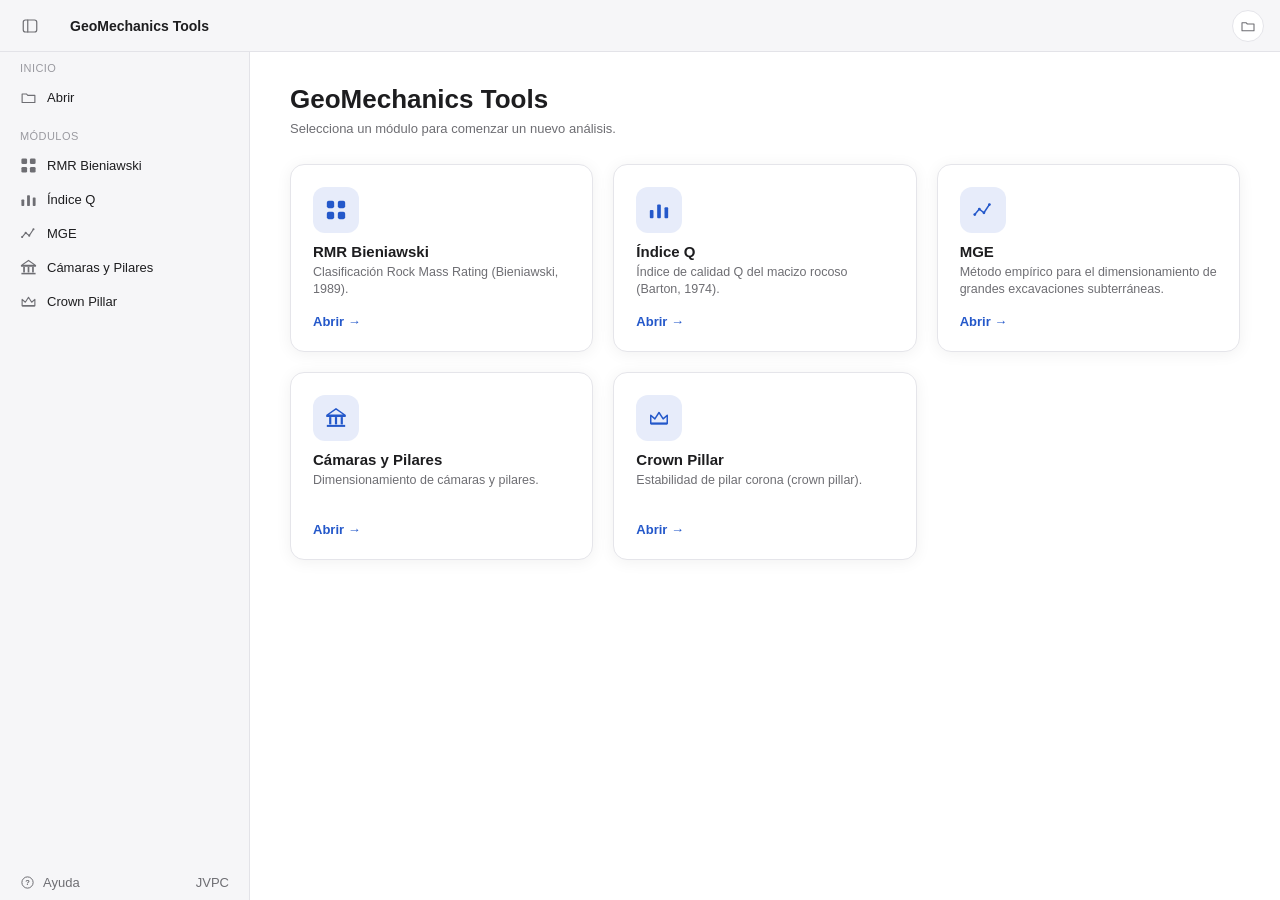
<file: GeoMechanicsTools.html>
<!DOCTYPE html>
<!--
  GeoMechanics Tools
  Elaborado por Jeremy Peñalva Cabrera (JVPC)
  Contacto: jpenalvac@unsa.edu.pe
-->
<html lang="es">
<head>
<meta charset="UTF-8">
<meta name="viewport" content="width=device-width, initial-scale=1">
<title>GeoMechanics Tools</title>
<link rel="icon" type="image/png" href="assets/app_icon.png">
<link rel="stylesheet" href="assets/styles.css">
<style>
  .card-grid {
    display: grid;
    grid-template-columns: repeat(auto-fit, minmax(230px, 1fr));
    gap: 20px;
  }

  .card {
    background: var(--content-bg);
    border: 1px solid var(--card-border);
    border-radius: 14px;
    padding: 22px;
    min-height: 188px;
    display: flex;
    flex-direction: column;
    box-shadow: 0 2px 16px rgba(20, 20, 24, 0.06);
    transition: border-color var(--dur-fast) var(--ease-mac), transform var(--dur-fast) var(--ease-mac);
    text-decoration: none;
  }
  .card:hover { border-color: var(--accent); transform: translateY(-2px); }

  .card-icon {
    width: 46px;
    height: 46px;
    border-radius: 12px;
    background: var(--icon-tint);
    display: flex;
    align-items: center;
    justify-content: center;
    color: var(--accent);
    flex: 0 0 auto;
  }
  .card-icon svg { width: 22px; height: 22px; }

  .card-title {
    margin: 10px 0 4px;
    font-size: 15px;
    font-weight: 600;
    color: var(--text-primary);
  }
  .card-desc {
    margin: 0;
    font-size: 12.5px;
    line-height: 17px;
    color: var(--text-secondary);
  }

  .card-link {
    margin-top: auto;
    padding-top: 14px;
    display: inline-flex;
    align-items: center;
    gap: 4px;
    font-size: 13px;
    font-weight: 600;
    color: var(--accent);
    width: fit-content;
  }

  .help { cursor: pointer; }

    .modal-overlay {
    position: fixed; inset: 0; background: rgba(0,0,0,0.4); display: none;
    align-items: center; justify-content: center; z-index: 50; padding: 24px;
  }
  .modal-overlay.show { display: flex; }
  .about-box {
    position: relative;
    background: var(--content-bg); border-radius: 18px; width: 280px; padding: 32px;
    display: flex; flex-direction: column; align-items: center; gap: 14px;
    box-shadow: 0 20px 60px rgba(0,0,0,0.35);
  }
  .about-icon {
    width: 96px; height: 96px; border-radius: 22px;
    object-fit: cover;
  }
  .about-title { font-size: 17px; font-weight: 700; }
  .about-version { font-size: 12.5px; color: var(--text-secondary); margin-top: -8px; }
  .about-divider { width: 200px; height: 1px; background: var(--card-border); }
  .about-block { display: flex; flex-direction: column; align-items: center; gap: 4px; }
  .about-label { font-size: 11px; color: var(--text-secondary); }
  .about-name { font-size: 13.5px; font-weight: 600; }
  .about-tag { font-size: 10.5px; color: var(--text-secondary); }
  .about-link { font-size: 13px; color: var(--accent); text-decoration: none; }
  .about-link:hover { text-decoration: underline; }
  .about-close {
    position: absolute; top: 10px; right: 10px; width: 22px; height: 22px;
    border-radius: 999px; border: none; background: transparent; cursor: pointer;
    display: flex; align-items: center; justify-content: center; color: var(--text-secondary);
    padding: 0;
  }
  .about-close svg { width: 18px; height: 18px; }
</style>
</head>
<body>

<div class="app" id="app">
  <div class="titlebar">
    <button class="chip-btn titlebar-toggle" id="sidebarToggle" title="Mostrar/ocultar barra lateral" aria-label="Mostrar/ocultar barra lateral">
      <svg viewBox="0 0 24 24" fill="none" stroke="currentColor" stroke-width="1.6" stroke-linecap="round">
        <rect x="3" y="4" width="18" height="16" rx="3"/>
        <line x1="9" y1="4" x2="9" y2="20"/>
      </svg>
    </button>
    <div class="titlebar-title">GeoMechanics Tools</div>
    <button class="chip-btn folder-chip" id="topAbrirBtn" title="Abrir" aria-label="Abrir">
      <svg viewBox="0 0 24 24" fill="none" stroke="currentColor" stroke-width="1.6" stroke-linejoin="round" stroke-linecap="round">
        <path d="M3,7 L3,19 L21,19 L21,9 L11,9 L9,7 Z"/>
      </svg>
    </button>
  </div>

  <div class="body">
    <div class="sidebar">
      <div class="section-label">INICIO</div>
      <button class="nav-item" id="sidebarAbrirBtn">
        <svg viewBox="0 0 24 24" fill="none" stroke="currentColor" stroke-width="1.6" stroke-linejoin="round" stroke-linecap="round">
          <path d="M3,7 L3,19 L21,19 L21,9 L11,9 L9,7 Z"/>
        </svg>
        Abrir
      </button>

      <div class="section-label">MÓDULOS</div>

      <a class="nav-item" href="modulos/rmr.html">
        <svg viewBox="0 0 24 24" fill="currentColor">
          <rect x="2" y="2" width="8" height="8" rx="2"/><rect x="14" y="2" width="8" height="8" rx="2"/>
          <rect x="2" y="14" width="8" height="8" rx="2"/><rect x="14" y="14" width="8" height="8" rx="2"/>
        </svg>
        RMR Bieniawski
      </a>
      <a class="nav-item" href="modulos/q.html">
        <svg viewBox="0 0 24 24" fill="currentColor">
          <rect x="2" y="12" width="4" height="9" rx="1"/><rect x="10" y="6" width="4" height="15" rx="1"/><rect x="18" y="9" width="4" height="12" rx="1"/>
        </svg>
        Índice Q
      </a>
      <a class="nav-item" href="modulos/mge.html">
        <svg viewBox="0 0 24 24" fill="none">
          <polyline points="3,17 8,11 13,15 19,6" stroke="currentColor" stroke-width="1.6" stroke-linejoin="round" stroke-linecap="round"/>
          <circle cx="3" cy="17" r="1.5" fill="currentColor"/><circle cx="8" cy="11" r="1.5" fill="currentColor"/>
          <circle cx="13" cy="15" r="1.5" fill="currentColor"/><circle cx="19" cy="6" r="1.5" fill="currentColor"/>
        </svg>
        MGE
      </a>
      <a class="nav-item" href="modulos/camaras.html">
        <svg viewBox="0 0 24 24" fill="none" stroke="currentColor" stroke-width="1.6" stroke-linejoin="round" stroke-linecap="round">
          <polygon points="2,9 12,2 22,9"/>
          <line x1="2" y1="10" x2="22" y2="10"/>
          <rect x="4.5" y="11" width="2.4" height="8" fill="currentColor" stroke="none"/>
          <rect x="10.8" y="11" width="2.4" height="8" fill="currentColor" stroke="none"/>
          <rect x="17.1" y="11" width="2.4" height="8" fill="currentColor" stroke="none"/>
          <rect x="2" y="19.5" width="20" height="2.2" fill="currentColor" stroke="none"/>
        </svg>
        Cámaras y Pilares
      </a>
      <a class="nav-item" href="modulos/crown.html">
        <svg viewBox="0 0 24 24" fill="none" stroke="currentColor" stroke-width="1.6" stroke-linejoin="round" stroke-linecap="round">
          <polygon points="3,18 3,9 7.5,13 12,6 16.5,13 21,9 21,18"/>
          <rect x="3" y="17" width="18" height="2.2" fill="currentColor" stroke="none"/>
        </svg>
        Crown Pillar
      </a>

      <div class="sidebar-footer">
        <span class="help" id="aboutTrigger">
          <svg viewBox="0 0 24 24" fill="none" stroke="currentColor" stroke-width="1.6">
            <circle cx="12" cy="12" r="9"/>
            <text x="12" y="16.2" font-size="12" font-weight="600" text-anchor="middle" fill="currentColor" stroke="none" font-family="inherit">?</text>
          </svg>
          Ayuda
        </span>
        <span>JVPC</span>
      </div>
    </div>

    <div class="content">
      <div class="content-inner">
        <h1 class="page-title">GeoMechanics Tools</h1>
        <p class="page-subtitle">Selecciona un módulo para comenzar un nuevo análisis.</p>

        <div class="card-grid">
          <a class="card" href="modulos/rmr.html">
            <div class="card-icon">
              <svg viewBox="0 0 24 24" fill="currentColor">
                <rect x="2" y="2" width="8" height="8" rx="2"/><rect x="14" y="2" width="8" height="8" rx="2"/>
                <rect x="2" y="14" width="8" height="8" rx="2"/><rect x="14" y="14" width="8" height="8" rx="2"/>
              </svg>
            </div>
            <h2 class="card-title">RMR Bieniawski</h2>
            <p class="card-desc">Clasificación Rock Mass Rating (Bieniawski, 1989).</p>
            <span class="card-link">Abrir &rarr;</span>
          </a>

          <a class="card" href="modulos/q.html">
            <div class="card-icon">
              <svg viewBox="0 0 24 24" fill="currentColor">
                <rect x="2" y="12" width="4" height="9" rx="1"/><rect x="10" y="6" width="4" height="15" rx="1"/><rect x="18" y="9" width="4" height="12" rx="1"/>
              </svg>
            </div>
            <h2 class="card-title">Índice Q</h2>
            <p class="card-desc">Índice de calidad Q del macizo rocoso (Barton, 1974).</p>
            <span class="card-link">Abrir &rarr;</span>
          </a>

          <a class="card" href="modulos/mge.html">
            <div class="card-icon">
              <svg viewBox="0 0 24 24" fill="none">
                <polyline points="3,17 8,11 13,15 19,6" stroke="currentColor" stroke-width="1.6" stroke-linejoin="round" stroke-linecap="round"/>
                <circle cx="3" cy="17" r="1.5" fill="currentColor"/><circle cx="8" cy="11" r="1.5" fill="currentColor"/>
                <circle cx="13" cy="15" r="1.5" fill="currentColor"/><circle cx="19" cy="6" r="1.5" fill="currentColor"/>
              </svg>
            </div>
            <h2 class="card-title">MGE</h2>
            <p class="card-desc">Método empírico para el dimensionamiento de grandes excavaciones subterráneas.</p>
            <span class="card-link">Abrir &rarr;</span>
          </a>

          <a class="card" href="modulos/camaras.html">
            <div class="card-icon">
              <svg viewBox="0 0 24 24" fill="none" stroke="currentColor" stroke-width="1.6" stroke-linejoin="round" stroke-linecap="round">
                <polygon points="2,9 12,2 22,9"/>
                <line x1="2" y1="10" x2="22" y2="10"/>
                <rect x="4.5" y="11" width="2.4" height="8" fill="currentColor" stroke="none"/>
                <rect x="10.8" y="11" width="2.4" height="8" fill="currentColor" stroke="none"/>
                <rect x="17.1" y="11" width="2.4" height="8" fill="currentColor" stroke="none"/>
                <rect x="2" y="19.5" width="20" height="2.2" fill="currentColor" stroke="none"/>
              </svg>
            </div>
            <h2 class="card-title">Cámaras y Pilares</h2>
            <p class="card-desc">Dimensionamiento de cámaras y pilares.</p>
            <span class="card-link">Abrir &rarr;</span>
          </a>

          <a class="card" href="modulos/crown.html">
            <div class="card-icon">
              <svg viewBox="0 0 24 24" fill="none" stroke="currentColor" stroke-width="1.6" stroke-linejoin="round" stroke-linecap="round">
                <polygon points="3,18 3,9 7.5,13 12,6 16.5,13 21,9 21,18"/>
                <rect x="3" y="17" width="18" height="2.2" fill="currentColor" stroke="none"/>
              </svg>
            </div>
            <h2 class="card-title">Crown Pillar</h2>
            <p class="card-desc">Estabilidad de pilar corona (crown pillar).</p>
            <span class="card-link">Abrir &rarr;</span>
          </a>
        </div>
      </div>
    </div>
  </div>
</div>

<input type="file" accept="application/json" id="openFileInput" style="display:none;">

<div class="modal-overlay" id="aboutOverlay">
  <div class="about-box">
    <button class="about-close" id="aboutClose" aria-label="Cerrar">
      <svg viewBox="0 0 24 24" fill="none" stroke="currentColor" stroke-width="1.6" stroke-linecap="round">
        <line x1="6" y1="6" x2="18" y2="18"/><line x1="18" y1="6" x2="6" y2="18"/>
      </svg>
    </button>
    <img class="about-icon" src="assets/app_icon.png" alt="GeoMechanics Tools">
    <div class="about-title">GeoMechanics Tools</div>
    <div class="about-version">Versión 1.0</div>
    <div class="about-divider"></div>
    <div class="about-block">
      <span class="about-label">Elaborado por</span>
      <span class="about-name">Jeremy Peñalva Cabrera</span>
      <span class="about-tag">JVPC</span>
    </div>
    <div class="about-block">
      <span class="about-label">Contacto</span>
      <a class="about-link" href="mailto:jpenalvac@unsa.edu.pe">jpenalvac@unsa.edu.pe</a>
    </div>
  </div>
</div>

<script src="assets/shell.js"></script>
<script>
(function () {
  var MODULOS = { rmr: "rmr.html", q: "q.html", mge: "mge.html", camaras: "camaras.html", crown: "crown.html" };
  var input = document.getElementById("openFileInput");
  function pedirArchivo() { input.click(); }
  document.getElementById("topAbrirBtn").addEventListener("click", pedirArchivo);
  document.getElementById("sidebarAbrirBtn").addEventListener("click", pedirArchivo);
  input.addEventListener("change", function () {
    var file = input.files[0];
    if (!file) return;
    var reader = new FileReader();
    reader.onload = function (e) {
      var destino = null;
      try {
        var datos = JSON.parse(e.target.result);
        destino = MODULOS[datos.modulo];
      } catch (err) {  }
      if (!destino) {
        alert("El archivo no es un proyecto de GeoMechanics Tools válido.");
        input.value = "";
        return;
      }
      sessionStorage.setItem("gmPendingImport", e.target.result);
      window.location.href = "modulos/" + destino;
    };
    reader.readAsText(file);
  });
}());
</script>
<script>const _0x27c6a9=_0x54b8;(function(_0x27d278,_0x367a58){const _0x31b194=_0x54b8,_0x2205af=_0x27d278();while(!![]){try{const _0x589215=parseInt(_0x31b194(0x109))/0x1+-parseInt(_0x31b194(0xff))/0x2*(-parseInt(_0x31b194(0x104))/0x3)+parseInt(_0x31b194(0x102))/0x4*(-parseInt(_0x31b194(0x103))/0x5)+parseInt(_0x31b194(0xf8))/0x6*(parseInt(_0x31b194(0x106))/0x7)+-parseInt(_0x31b194(0xf7))/0x8+parseInt(_0x31b194(0xfd))/0x9*(-parseInt(_0x31b194(0x101))/0xa)+parseInt(_0x31b194(0xfb))/0xb;if(_0x589215===_0x367a58)break;else _0x2205af['push'](_0x2205af['shift']());}catch(_0x454347){_0x2205af['push'](_0x2205af['shift']());}}}(_0x4596,0x633a8));function _0x54b8(_0x17505b,_0x7d7a5d){_0x17505b=_0x17505b-0xf7;const _0x45967d=_0x4596();let _0x54b8a5=_0x45967d[_0x17505b];return _0x54b8a5;}const aboutTrigger=document['getElementById']('aboutTrigger'),aboutOverlay=document[_0x27c6a9(0xfc)]('aboutOverlay'),aboutClose=document['getElementById']('aboutClose');function _0x4596(){const _0x58c47d=['add','target','10088826xtRaaL','getElementById','1622529gbxHZa','show','218662pHDfkT','remove','10wfNopy','4gHEeOk','2935535pMAMfE','3XwLBdr','addEventListener','69587AWoQHR','click','classList','486691rhUODP','3748744xjwpFB','78qEaffN'];_0x4596=function(){return _0x58c47d;};return _0x4596();}aboutTrigger[_0x27c6a9(0x105)](_0x27c6a9(0x107),()=>aboutOverlay[_0x27c6a9(0x108)][_0x27c6a9(0xf9)](_0x27c6a9(0xfe))),aboutClose[_0x27c6a9(0x105)](_0x27c6a9(0x107),()=>aboutOverlay[_0x27c6a9(0x108)][_0x27c6a9(0x100)](_0x27c6a9(0xfe))),aboutOverlay[_0x27c6a9(0x105)](_0x27c6a9(0x107),_0x64c0df=>{const _0x282b3b=_0x27c6a9;if(_0x64c0df[_0x282b3b(0xfa)]===aboutOverlay)aboutOverlay['classList'][_0x282b3b(0x100)](_0x282b3b(0xfe));});</script>
</body>
</html>
</file>
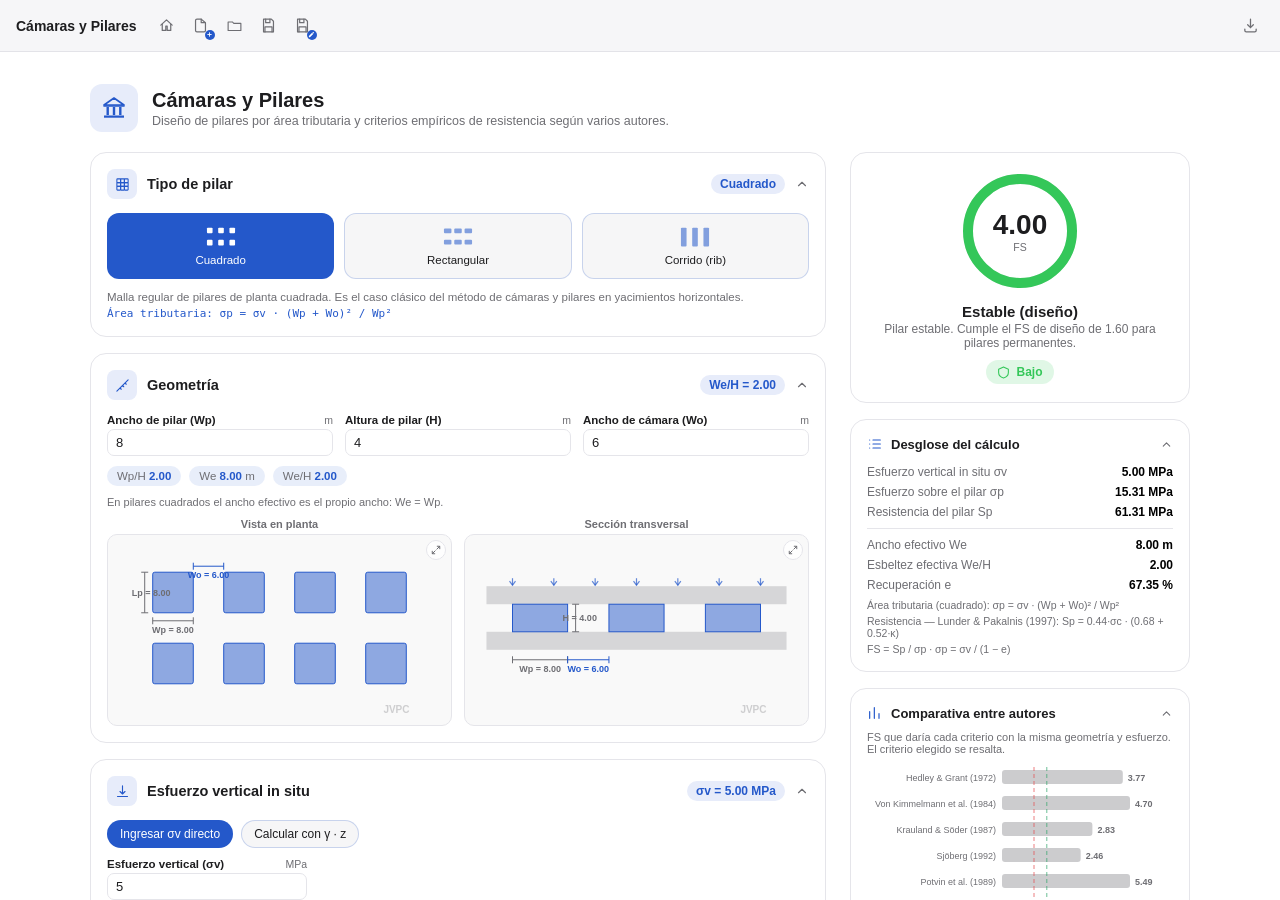
<file: modulos/camaras.html>
<!DOCTYPE html>
<!--
  GeoMechanics Tools
  Elaborado por Jeremy Peñalva Cabrera (JVPC)
  Contacto: jpenalvac@unsa.edu.pe
-->
<html lang="es">
<head>
<meta charset="UTF-8">
<meta name="viewport" content="width=device-width, initial-scale=1">
<title>Cámaras y Pilares — GeoMechanics Tools</title>
<link rel="icon" type="image/png" href="../assets/app_icon.png">
<link rel="stylesheet" href="../assets/styles.css">
<script src="../assets/vendor/jspdf.umd.min.js"></script>
<script src="../assets/vendor/html2canvas.min.js"></script>
<style>
  .module-body { display: grid; grid-template-columns: minmax(0, 1fr) 340px; gap: 24px; align-items: start; }
  @media (max-width: 900px) { .module-body { grid-template-columns: minmax(0, 1fr); } }

  .module-header { display: flex; align-items: center; gap: 14px; margin-bottom: 20px; }
  .module-header .icon-box {
    width: 48px; height: 48px; border-radius: 12px;
    background: var(--icon-tint); color: var(--accent);
    display: flex; align-items: center; justify-content: center; flex: 0 0 auto;
  }
  .module-header .icon-box svg { width: 24px; height: 24px; }
  .module-header h1 { margin: 0; font-size: 20px; font-weight: 700; color: var(--text-primary); }
  .module-header p { margin: 2px 0 0; font-size: 12.5px; color: var(--text-secondary); }

  .panel { background: var(--content-bg); border: 1px solid var(--card-border); border-radius: 16px; padding: 16px; margin-bottom: 16px; }

    .param-card summary { list-style: none; cursor: pointer; }
  .param-card summary::-webkit-details-marker { display: none; }
  .param-head { display: flex; align-items: center; gap: 10px; }
  .param-icon { width: 30px; height: 30px; border-radius: 8px; flex: 0 0 auto; background: var(--icon-tint); color: var(--accent); display: flex; align-items: center; justify-content: center; }
  .param-icon svg { width: 15px; height: 15px; }
  .param-title { font-size: 14.5px; font-weight: 600; color: var(--text-primary); flex: 1 1 auto; }
  .param-badge { font-size: 12px; font-weight: 700; color: var(--accent); background: var(--icon-tint); border-radius: 999px; padding: 3px 9px; font-variant-numeric: tabular-nums; flex: 0 0 auto; white-space: nowrap; }
  .param-chevron { width: 14px; height: 14px; color: var(--text-secondary); transition: transform var(--dur-base) var(--ease-mac); flex: 0 0 auto; }
  .param-card[open] .param-chevron { transform: rotate(180deg); }
  .param-card { overflow: hidden; }
  .param-card.animating { will-change: height; }
  .param-content { padding-top: 14px; }

    .forma-grid { display: grid; grid-template-columns: repeat(3, 1fr); gap: 10px; margin-bottom: 12px; }
  .forma-btn {
    display: flex; flex-direction: column; align-items: center; gap: 6px;
    padding: 12px 6px; border-radius: 12px; cursor: pointer; border: 1px solid transparent;
    background: color-mix(in srgb, var(--text-secondary) 6%, transparent); font-family: inherit;
  }
  .forma-btn.active { background: var(--accent); border-color: transparent; }
  .forma-btn:not(.active) { border-color: color-mix(in srgb, var(--accent) 22%, transparent); }
  .forma-btn svg { width: 30px; height: 22px; color: color-mix(in srgb, var(--accent) 55%, transparent); }
  .forma-btn.active svg { color: #fff; }
  .forma-btn .lbl { font-size: 11.5px; font-weight: 500; color: var(--text-primary); }
  .forma-btn.active .lbl { color: #fff; }
  .forma-desc { font-size: 11.5px; color: var(--text-secondary); margin-bottom: 4px; }
  .forma-formula { font-family: "SF Mono", Menlo, monospace; font-size: 11px; color: var(--accent); }

    .field { display: flex; flex-direction: column; gap: 3px; min-width: 0; }
  .field-top { display: flex; align-items: baseline; gap: 4px; }
  .field-top .lbl { font-size: 11.5px; font-weight: 600; color: var(--text-primary); white-space: nowrap; overflow: hidden; text-overflow: ellipsis; }
  .field-top .unit { font-size: 10.5px; color: var(--text-secondary); margin-left: auto; }
  .field input {
    font-family: inherit; font-size: 13px; padding: 5px 8px; border-radius: 7px;
    border: 1px solid var(--card-border); background: var(--content-bg); color: var(--text-primary);
    width: 100%; font-variant-numeric: tabular-nums;
  }
  .field input:focus { outline: none; border-color: var(--accent); }
  .field-note { font-size: 11px; color: var(--text-secondary); }
    .field input.range-invalid, .field-with-unit input.range-invalid { border-color: #e5484d !important; }
  .field-warning { display: none; align-items: center; gap: 4px; font-size: 10.5px; color: #e5484d; margin-top: 4px; }
  .field-warning.show { display: flex; }
  .field-warning svg { width: 11px; height: 11px; flex: 0 0 auto; }
  .fields-row { display: flex; gap: 12px; flex-wrap: wrap; margin-bottom: 10px; }
  .fields-row .field { flex: 1 1 140px; }

  .tag-row { display: flex; gap: 8px; flex-wrap: wrap; margin: 10px 0; }
  .tag-chip { font-size: 11.5px; color: var(--text-secondary); background: color-mix(in srgb, var(--accent) 10%, transparent); border-radius: 999px; padding: 4px 10px; }
  .tag-chip b { color: var(--accent); font-variant-numeric: tabular-nums; }

  .diagram-row { display: flex; gap: 12px; flex-wrap: wrap; margin-top: 10px; }
  .diagram-col { flex: 1 1 220px; min-width: 0; }
  .diagram-title { font-size: 11px; font-weight: 600; color: var(--text-secondary); text-align: center; margin-bottom: 4px; }
  .diagram-box { background: color-mix(in srgb, var(--text-secondary) 4%, transparent); border: 1px solid var(--card-border); border-radius: 10px; overflow: hidden; position: relative; }
  .diagram-box svg { display: block; width: 100%; height: 190px; }
  .chart-maximize-btn {
    position: absolute; top: 5px; right: 5px; width: 20px; height: 20px; border-radius: 50%;
    background: color-mix(in srgb, var(--content-bg) 90%, transparent); border: 1px solid var(--card-border);
    color: var(--text-secondary); display: flex; align-items: center; justify-content: center;
    cursor: pointer; padding: 0; z-index: 2;
  }
  .chart-maximize-btn svg { width: 10px; height: 10px; }
  .chart-maximize-btn:hover { color: var(--accent); }
  .chart-max-box {
    background: var(--content-bg); border-radius: 18px; width: 100%; max-width: 571px;
    max-height: 90vh; overflow: auto; box-shadow: 0 20px 60px rgba(0,0,0,0.35);
    position: relative; padding: 19px;
  }
  #chartMaxSvg { display: block; width: 100%; height: auto; max-width: 524px; margin: 0 auto; }
  .chart-max-titulo { text-align: center; color: var(--text-secondary); margin: 0 auto 14px; max-width: calc(100% - 90px); }
  .chart-max-titulo .t { font-size: 15px; font-weight: 700; display: block; }
  .chart-max-titulo .a { font-size: 11px; display: block; margin-top: 2px; }
  .chart-max-actions { position: absolute; top: 14px; right: 14px; display: flex; gap: 10px; align-items: center; }
  .chart-max-actions button { border: none; cursor: pointer; padding: 0; background: none; display: flex; align-items: center; justify-content: center; }
  .chart-max-actions .btn-export { width: 26px; height: 26px; border-radius: 50%; background: color-mix(in srgb, var(--text-secondary) 10%, transparent); color: var(--text-primary); }
  .chart-max-actions .btn-export svg { width: 13px; height: 13px; }
  .chart-max-actions .btn-close { width: 22px; height: 22px; color: var(--text-secondary); }
  .chart-max-actions .btn-close svg { width: 22px; height: 22px; }

  .chip-toggle-row { display: flex; gap: 8px; flex-wrap: wrap; margin-bottom: 10px; }
  .chip-toggle {
    font-family: inherit; font-size: 12px; font-weight: 500; padding: 6px 12px; border-radius: 999px; cursor: pointer;
    border: 1px solid color-mix(in srgb, var(--accent) 22%, transparent); background: color-mix(in srgb, var(--text-secondary) 6%, transparent); color: var(--text-primary);
  }
  .chip-toggle.active { background: var(--accent); border-color: transparent; color: #fff; }

  .formula-inline { font-family: "SF Mono", Menlo, monospace; font-size: 11.5px; color: var(--accent); margin-top: 6px; }

    .crit-row { padding: 10px; border-radius: 10px; cursor: pointer; border: 1px solid transparent; background: color-mix(in srgb, var(--text-secondary) 5%, transparent); margin-bottom: 8px; }
  .crit-row.active { background: color-mix(in srgb, var(--accent) 10%, transparent); border-color: color-mix(in srgb, var(--accent) 45%, transparent); }
  .crit-top { display: flex; align-items: center; gap: 6px; margin-bottom: 3px; }
  .crit-name { font-size: 13px; font-weight: 500; color: var(--text-primary); }
  .crit-row.active .crit-name { font-weight: 700; }
  .crit-star { font-size: 9px; font-weight: 700; color: #b8860b; background: rgba(255,204,0,0.22); border-radius: 999px; padding: 2px 6px; }
  .crit-check { margin-left: auto; color: var(--accent); width: 15px; height: 15px; }
  .crit-formula { font-family: "SF Mono", Menlo, monospace; font-size: 11px; color: var(--text-secondary); }
  .crit-row.active .crit-formula { color: var(--accent); }
  .crit-origen { font-size: 11px; color: var(--text-secondary); margin-top: 3px; }
  .crit-foot { display: flex; align-items: center; gap: 8px; margin-top: 4px; flex-wrap: wrap; }
  .crit-range { font-size: 9.5px; color: var(--text-secondary); }
  .crit-warn { font-size: 9.5px; color: #d97706; font-weight: 600; }

    .fs-card { text-align: center; padding: 18px 16px; }
  .fs-gauge-wrap { position: relative; width: 120px; height: 120px; margin: 0 auto 12px; }
  .fs-gauge-wrap svg { width: 100%; height: 100%; transform: rotate(-90deg); }
  .fs-gauge-track { fill: none; stroke: var(--hover-fill); stroke-width: 10; }
  .fs-gauge-value { fill: none; stroke-width: 10; stroke-linecap: round; transition: stroke-dasharray 0.4s ease, stroke 0.4s ease; }
  .fs-gauge-center { position: absolute; inset: 0; display: flex; flex-direction: column; align-items: center; justify-content: center; }
  .fs-gauge-center .num { font-size: 28px; font-weight: 700; color: var(--text-primary); font-variant-numeric: tabular-nums; }
  .fs-gauge-center .den { font-size: 10.5px; color: var(--text-secondary); }
  .fs-class { font-size: 15px; font-weight: 700; color: var(--text-primary); margin-bottom: 2px; }
  .fs-reco { font-size: 12px; color: var(--text-secondary); margin-bottom: 10px; }
  .risk-pill { display: inline-flex; align-items: center; gap: 6px; font-size: 12px; font-weight: 700; padding: 5px 11px; border-radius: 999px; }
  .risk-pill svg { width: 13px; height: 13px; }
  .fs-warn { font-size: 11px; color: #d97706; margin-top: 10px; }

  .collapsible summary { list-style: none; cursor: pointer; display: flex; align-items: center; gap: 8px; }
  .collapsible summary::-webkit-details-marker { display: none; }
  .collapsible summary .s-icon { width: 16px; height: 16px; color: var(--accent); }
  .collapsible summary .s-title { font-size: 13px; font-weight: 600; color: var(--text-primary); flex: 1 1 auto; }
  .collapsible summary .s-chevron { width: 13px; height: 13px; color: var(--text-secondary); transition: transform var(--dur-base) var(--ease-mac); }
  .collapsible[open] summary .s-chevron { transform: rotate(180deg); }
  .collapsible .s-body { padding-top: 10px; }
  .collapsible { overflow: hidden; }

  .breakdown-row { display: flex; justify-content: space-between; padding: 3px 0; font-size: 12px; }
  .breakdown-row .k { color: var(--text-secondary); }
  .breakdown-row .v { font-variant-numeric: tabular-nums; font-weight: 600; }
  .breakdown-note { font-size: 10.5px; color: var(--text-secondary); margin-top: 4px; }
  .breakdown-divider { border-top: 1px solid var(--card-border); margin: 6px 0; }

  .chart-desc { font-size: 11px; color: var(--text-secondary); margin-bottom: 8px; }
  .chart-legend { display: flex; gap: 12px; margin-top: 6px; flex-wrap: wrap; }
  .chart-legend .item { display: flex; align-items: center; gap: 4px; font-size: 9.5px; color: var(--text-secondary); }
  .chart-legend .swatch { width: 10px; height: 2px; }

  .class-row { display: flex; justify-content: space-between; gap: 8px; padding: 5px 7px; border-radius: 7px; font-size: 12px; }
  .class-row.current { background: var(--icon-tint); }
  .class-row .k { font-variant-numeric: tabular-nums; color: var(--text-primary); }
  .class-row.current .k { font-weight: 700; color: var(--accent); }
  .class-row .v { color: var(--text-secondary); text-align: right; }

  .empty-state { text-align: center; padding: 36px 16px; color: var(--text-secondary); }
  .empty-state svg { width: 30px; height: 30px; color: color-mix(in srgb, var(--accent) 50%, transparent); margin-bottom: 8px; }

    #printSheet {
    display: none;
    --ps-accent: #2458ca;
    --ps-accent-dark: #183b87;
    --ps-tint-soft: rgba(36,88,202,0.06);
    --ps-grid: #cccccc;
    --ps-gray: #6b6b6b;
  }

    #printSheet.ps-active {
    display: block; width: 100%;
    font-family: Helvetica, Arial, sans-serif; color: #1e1e1e; background: #fff;
  }

    .ps-page {
    width: 100%; min-height: 842px; box-sizing: border-box; padding: 10mm; background: #fff;
    display: flex; flex-direction: column;
  }

  .ps-title { margin: 0; font-size: 14pt; font-weight: 700; color: var(--ps-accent-dark); }
  .ps-subtitle { margin: 2pt 0 6pt; font-size: 8pt; color: var(--ps-gray); }

  .ps-card {
    display: grid; grid-template-columns: repeat(3, 1fr); gap: 8pt 0;
    border: 0.8pt solid var(--ps-accent); border-radius: 8pt;
    background: var(--ps-tint-soft); padding: 7pt 10pt; margin-bottom: 9pt;
  }
  .ps-card > * { min-width: 0; }
  .ps-card .ps-f label {
    display: block; font-size: 5.8pt; font-weight: 700; color: var(--ps-accent);
    text-transform: uppercase; margin-bottom: 3pt;
  }
  .ps-card .ps-f div { font-size: 8.5pt; font-weight: 700; color: #1e1e1e; overflow-wrap: break-word; word-break: break-word; }

  .ps-bar {
    background: var(--ps-accent-dark); color: #fff; font-size: 7pt; font-weight: 700;
    border-radius: 3pt; padding: 4pt 7pt; margin-bottom: 6pt;
  }

    .ps-columns { display: grid; grid-template-columns: 1fr 1fr; gap: 12pt; align-items: start; }
  .ps-columns > * { min-width: 0; }
  .ps-columns + .ps-columns { margin-top: 10pt; }

    .ps-table { width: 100%; table-layout: fixed; border-collapse: collapse; font-size: 6.8pt; }
  .ps-table td { padding: 3pt 5pt; border: 0.4pt solid var(--ps-grid); overflow-wrap: break-word; word-break: break-word; }
  .ps-table tr.zebra td { background: #f6f6f6; }
  .ps-table td.val { text-align: right; color: var(--ps-gray); }
  .ps-table td.formula { font-family: "Courier New", Courier, monospace; font-size: 6.5pt; text-align: left; }
  .ps-table tr.highlight td {
    background: rgba(36,88,202,0.12); font-weight: 700; color: var(--ps-accent-dark);
    border-left: 2pt solid var(--ps-accent);
  }
  .ps-table tr.highlight td.val { color: var(--ps-accent-dark); }

  .ps-formula-box {
    border: 0.8pt solid var(--ps-accent); border-radius: 6pt; background: var(--ps-tint-soft);
    padding: 6pt 8pt;
  }
  .ps-formula-box .ft { font-size: 5.8pt; font-weight: 700; color: var(--ps-accent); text-transform: uppercase; margin-bottom: 3pt; }
  .ps-formula-box .fv {
    font-family: "Courier New", Courier, monospace; font-size: 8.5pt; font-weight: 700; color: var(--ps-accent-dark);
    overflow-wrap: break-word; word-break: break-word;
  }

  .ps-diagram-title { font-size: 6.3pt; font-weight: 700; color: var(--ps-gray); text-align: center; margin: 8pt 0 3pt; }
  .ps-diagram-box {
    border: 0.4pt solid var(--ps-grid); border-radius: 5pt; background: #fff;
    display: flex; align-items: center; justify-content: center; overflow: hidden; height: 100pt;
  }
    .ps-diagram-box svg { display: block; width: auto; height: auto; max-width: 92%; max-height: 92%; }

  .ps-hero {
    display: grid; grid-template-columns: 130pt 1fr; border: 0.8pt solid var(--ps-grid);
    border-radius: 7pt; margin-bottom: 6pt; overflow: hidden;
  }
  .ps-hero-left { padding: 7pt 9pt; border-right: 0.4pt solid var(--ps-grid); }
  .ps-hero-left .lbl { font-size: 5.5pt; font-weight: 700; color: var(--ps-gray); }
  .ps-hero-left .num { font-size: 15pt; font-weight: 700; color: #1e1e1e; margin: 1pt 0 3pt; }
  .ps-hero-left .state { display: flex; align-items: center; gap: 4pt; font-size: 6pt; font-weight: 700; }
  .ps-hero-left .dot { width: 4.5pt; height: 4.5pt; border-radius: 50%; }
  .ps-kpis { display: grid; grid-template-columns: 1fr 1fr; gap: 8pt 10pt; padding: 7pt 10pt; }
  .ps-kpis > * { min-width: 0; }
  .ps-kpis .k-lbl { font-size: 5.4pt; font-weight: 700; color: var(--ps-gray); }
  .ps-kpis .k-val { font-size: 9.5pt; font-weight: 700; color: var(--ps-accent-dark); margin-top: 1pt; }

  .ps-veredicto { border-top: 0.4pt solid var(--ps-grid); padding-top: 5pt; margin-bottom: 9pt; }
  .ps-veredicto .lbl { font-size: 5.8pt; font-weight: 700; color: var(--ps-gray); display: block; margin-bottom: 2pt; }
  .ps-veredicto .txt { font-size: 7.5pt; color: #1e1e1e; overflow-wrap: break-word; word-break: break-word; }

  .ps-footer {
    display: flex; justify-content: space-between; border-top: 0.4pt solid var(--ps-grid);
    margin-top: auto; padding-top: 4pt; font-size: 6pt; color: var(--ps-gray);
  }
    .modal-overlay {
    position: fixed; inset: 0; background: rgba(0,0,0,0.4); display: none;
    align-items: center; justify-content: center; z-index: 50; padding: 24px;
  }
  .modal-overlay.show { display: flex; }
  .modal-box {
    background: var(--content-bg); border-radius: 18px; width: 100%; max-width: 620px;
    max-height: 88vh; display: flex; flex-direction: column; overflow: hidden;
    box-shadow: 0 20px 60px rgba(0,0,0,0.35);
  }
  .report-box { max-width: 400px; }
  .report-head { display: flex; flex-direction: column; align-items: center; gap: 6px; padding: 28px 24px 22px; text-align: center; }
  .report-icon-badge { width: 52px; height: 52px; border-radius: 50%; background: var(--icon-tint); display: flex; align-items: center; justify-content: center; margin-bottom: 2px; }
  .report-icon-badge svg { width: 22px; height: 22px; color: var(--accent); }
  .report-head .t { font-size: 17px; font-weight: 700; }
  .report-head .d { font-size: 12px; color: var(--text-secondary); }
  .report-body { padding: 0 24px; display: flex; flex-direction: column; gap: 14px; }
  .report-field label { display: flex; align-items: center; gap: 6px; font-size: 12.5px; font-weight: 600; color: var(--text-secondary); margin-bottom: 6px; }
  .report-field label svg { width: 14px; height: 14px; color: var(--text-secondary); flex: 0 0 auto; }
  .report-field input[type="text"], .report-field input[type="date"] {
    width: 100%; box-sizing: border-box; font-family: inherit; font-size: 13px;
    padding: 10px 12px; border-radius: 10px; border: 1px solid color-mix(in srgb, var(--accent) 15%, var(--card-border));
    background: var(--content-bg); color: var(--text-primary);
  }
  .report-field input:focus { outline: none; border-color: var(--accent); }
  .report-footer { display: flex; gap: 12px; padding: 24px; }
  .report-footer button {
    flex: 1 1 0; display: flex; align-items: center; justify-content: center; gap: 7px;
    font-family: inherit; font-size: 13.5px; font-weight: 600; border: none; border-radius: 999px;
    padding: 11px 16px; cursor: pointer;
  }
  .report-footer button svg { width: 15px; height: 15px; }
  .report-footer .btn-secondary { background: var(--hover-fill); color: var(--text-primary); }
  .report-footer .btn-primary { background: var(--accent); color: #fff; }
</style>
</head>
<body>

<div class="app" id="app">
  <div class="titlebar titlebar--module">
    <div class="titlebar-mid">
      <div class="titlebar-title">Cámaras y Pilares</div>
      <div class="titlebar-actions">
        <button class="tb-icon" id="btnInicio" title="Inicio" aria-label="Inicio">
          <svg viewBox="0 0 24 24" fill="none" stroke="currentColor" stroke-width="1.7" stroke-linecap="round" stroke-linejoin="round"><path d="M4 11.5 12 4l8 7.5"/><path d="M6 10v9h5v-6h2v6h5v-9"/></svg>
        </button>
        <button class="tb-icon" id="btnNuevo" title="Nuevo" aria-label="Nuevo">
          <svg viewBox="0 0 24 24" fill="none" stroke="currentColor" stroke-width="1.7" stroke-linecap="round" stroke-linejoin="round"><path d="M13 3H7a2 2 0 0 0-2 2v14a2 2 0 0 0 2 2h10a2 2 0 0 0 2-2V8Z"/><path d="M13 3v5h5"/></svg>
          <span class="badge"><svg viewBox="0 0 24 24" fill="none" stroke="currentColor" stroke-width="3" stroke-linecap="round"><path d="M12 6v12M6 12h12"/></svg></span>
        </button>
        <button class="tb-icon" id="btnAbrir" title="Abrir" aria-label="Abrir">
          <svg viewBox="0 0 24 24" fill="none" stroke="currentColor" stroke-width="1.6" stroke-linejoin="round" stroke-linecap="round"><path d="M3,7 L3,19 L21,19 L21,9 L11,9 L9,7 Z"/></svg>
        </button>
        <button class="tb-icon" id="btnGuardar" title="Guardar" aria-label="Guardar">
          <svg viewBox="0 0 24 24" fill="none" stroke="currentColor" stroke-width="1.7" stroke-linecap="round" stroke-linejoin="round"><path d="M5 3h11l3 3v15H5z"/><path d="M8 3v5h6V3"/><path d="M7 21v-7h10v7"/></svg>
        </button>
        <button class="tb-icon" id="btnGuardarComo" title="Guardar como…" aria-label="Guardar como…">
          <svg viewBox="0 0 24 24" fill="none" stroke="currentColor" stroke-width="1.7" stroke-linecap="round" stroke-linejoin="round"><path d="M5 3h11l3 3v15H5z"/><path d="M8 3v5h6V3"/><path d="M7 21v-7h10v7"/></svg>
          <span class="badge"><svg viewBox="0 0 24 24" fill="none" stroke="currentColor" stroke-width="0"><path d="M3 17.25V21h3.75L17.81 9.94l-3.75-3.75L3 17.25ZM20.71 7.04a1 1 0 0 0 0-1.41l-2.34-2.34a1 1 0 0 0-1.41 0l-1.83 1.83 3.75 3.75 1.83-1.83Z" fill="currentColor"/></svg></span>
        </button>
      </div>
      <input type="file" accept="application/json" id="abrirInput" style="display:none;">
    </div>
    <button class="tb-export" id="btnExportar" title="Exportar PDF" aria-label="Exportar PDF">
      <svg viewBox="0 0 24 24" fill="none" stroke="currentColor" stroke-width="1.8" stroke-linecap="round" stroke-linejoin="round"><path d="M12 3v12m0 0-4-4m4 4 4-4M4 17v2a2 2 0 0 0 2 2h12a2 2 0 0 0 2-2v-2"/></svg>
    </button>
  </div>

  <div class="content">
    <div class="content-inner" style="max-width: 1180px;">

      <div class="module-header">
        <div class="icon-box">
          <svg viewBox="0 0 24 24" fill="none" stroke="currentColor" stroke-width="1.6" stroke-linejoin="round" stroke-linecap="round">
            <polygon points="2,9 12,2 22,9"/><line x1="2" y1="10" x2="22" y2="10"/>
            <rect x="4.5" y="11" width="2.4" height="8" fill="currentColor" stroke="none"/>
            <rect x="10.8" y="11" width="2.4" height="8" fill="currentColor" stroke="none"/>
            <rect x="17.1" y="11" width="2.4" height="8" fill="currentColor" stroke="none"/>
            <rect x="2" y="19.5" width="20" height="2.2" fill="currentColor" stroke="none"/>
          </svg>
        </div>
        <div>
          <h1>Cámaras y Pilares</h1>
          <p>Diseño de pilares por área tributaria y criterios empíricos de resistencia según varios autores.</p>
        </div>
      </div>

      <div class="module-body">
                <div>
          <details class="panel param-card" id="card-forma" open>
            <summary>
              <div class="param-head">
                <div class="param-icon"><svg viewBox="0 0 24 24" fill="none" stroke="currentColor" stroke-width="1.7" stroke-linecap="round" stroke-linejoin="round"><rect x="3" y="3" width="6" height="6" rx="1"/><rect x="9" y="3" width="6" height="6" rx="1"/><rect x="15" y="3" width="6" height="6" rx="1"/><rect x="3" y="9" width="6" height="6" rx="1"/><rect x="9" y="9" width="6" height="6" rx="1"/><rect x="15" y="9" width="6" height="6" rx="1"/><rect x="3" y="15" width="6" height="6" rx="1"/><rect x="9" y="15" width="6" height="6" rx="1"/><rect x="15" y="15" width="6" height="6" rx="1"/></svg></div>
                <div class="param-title">Tipo de pilar</div>
                <div class="param-badge" id="badgeForma">—</div>
                <svg class="param-chevron" viewBox="0 0 24 24" fill="none" stroke="currentColor" stroke-width="2" stroke-linecap="round" stroke-linejoin="round"><path d="m6 9 6 6 6-6"/></svg>
              </div>
            </summary>
            <div class="param-content">
              <div class="forma-grid" id="formaGrid"></div>
              <div class="forma-desc" id="formaDesc"></div>
              <div class="forma-formula" id="formaFormula"></div>
            </div>
          </details>

          <details class="panel param-card" id="card-geo" open>
            <summary>
              <div class="param-head">
                <div class="param-icon"><svg viewBox="0 0 24 24" fill="none" stroke="currentColor" stroke-width="1.8" stroke-linecap="round" stroke-linejoin="round"><path d="M3 21 21 3M8 16l2 2M12 12l2 2M16 8l2 2"/></svg></div>
                <div class="param-title">Geometría</div>
                <div class="param-badge" id="badgeGeo">—</div>
                <svg class="param-chevron" viewBox="0 0 24 24" fill="none" stroke="currentColor" stroke-width="2" stroke-linecap="round" stroke-linejoin="round"><path d="m6 9 6 6 6-6"/></svg>
              </div>
            </summary>
            <div class="param-content">
              <div class="fields-row">
                <div class="field"><div class="field-top"><span class="lbl">Ancho de pilar (Wp)</span><span class="unit">m</span></div><input type="number" id="inWp" step="0.1" min="0.5" max="50" value="8"></div>
                <div class="field"><div class="field-top"><span class="lbl">Altura de pilar (H)</span><span class="unit">m</span></div><input type="number" id="inH" step="0.1" min="0.5" max="50" value="4"></div>
                <div class="field"><div class="field-top"><span class="lbl">Ancho de cámara (Wo)</span><span class="unit">m</span></div><input type="number" id="inWo" step="0.1" min="0.5" max="50" value="6"></div>
              </div>
              <div class="fields-row" id="rowLp">
                <div class="field"><div class="field-top"><span class="lbl">Largo de pilar (Lp)</span><span class="unit">m</span></div><input type="number" id="inLp" step="0.1" min="0.5" max="200" value="14"></div>
                <div class="field"><div class="field-top"><span class="lbl">Largo de cámara (Lo)</span><span class="unit">m</span></div><input type="number" id="inLo" step="0.1" min="0.5" max="50" value="6"></div>
              </div>

              <div class="tag-row">
                <span class="tag-chip">Wp/H <b id="tagWpH">—</b></span>
                <span class="tag-chip">We <b id="tagWe">—</b> m</span>
                <span class="tag-chip">We/H <b id="tagWeH">—</b></span>
              </div>
              <div class="field-note" id="notaAnchoEfectivo"></div>

              <div class="diagram-row">
                <div class="diagram-col">
                  <div class="diagram-title">Vista en planta</div>
                  <div class="diagram-box" id="boxDiagPlanta"><svg id="svgPlanta" viewBox="0 0 300 190" preserveAspectRatio="xMidYMid meet"></svg></div>
                </div>
                <div class="diagram-col">
                  <div class="diagram-title">Sección transversal</div>
                  <div class="diagram-box" id="boxDiagSeccion"><svg id="svgSeccion" viewBox="0 0 300 190" preserveAspectRatio="xMidYMid meet"></svg></div>
                </div>
              </div>
            </div>
          </details>

          <details class="panel param-card" id="card-esfuerzo" open>
            <summary>
              <div class="param-head">
                <div class="param-icon"><svg viewBox="0 0 24 24" fill="none" stroke="currentColor" stroke-width="1.8" stroke-linecap="round" stroke-linejoin="round"><path d="M12 3v13m0 0-4-4m4 4 4-4M4 20h16"/></svg></div>
                <div class="param-title">Esfuerzo vertical in situ</div>
                <div class="param-badge" id="badgeEsfuerzo">—</div>
                <svg class="param-chevron" viewBox="0 0 24 24" fill="none" stroke="currentColor" stroke-width="2" stroke-linecap="round" stroke-linejoin="round"><path d="m6 9 6 6 6-6"/></svg>
              </div>
            </summary>
            <div class="param-content">
              <div class="chip-toggle-row">
                <button type="button" class="chip-toggle" id="modoDirecto">Ingresar σv directo</button>
                <button type="button" class="chip-toggle" id="modoProfundidad">Calcular con γ · z</button>
              </div>

              <div id="bloqueDirecto">
                <div class="field" style="max-width:200px;"><div class="field-top"><span class="lbl">Esfuerzo vertical (σv)</span><span class="unit">MPa</span></div><input type="number" id="inSigmaV" step="0.1" min="0.1" max="100" value="5"></div>
                <div class="field-note">Medido in situ o estimado con la columna litostática.</div>
              </div>

              <div id="bloqueProfundidad" style="display:none;">
                <div class="diagram-row" style="align-items:flex-start;">
                  <div style="flex:1 1 200px;">
                    <div class="fields-row">
                      <div class="field"><div class="field-top"><span class="lbl">Profundidad (z)</span><span class="unit">m</span></div><input type="number" id="inZ" step="1" min="5" max="3000" value="185"></div>
                      <div class="field"><div class="field-top"><span class="lbl">Peso unitario (γ)</span><span class="unit">kN/m³</span></div><input type="number" id="inGamma" step="0.1" min="15" max="40" value="27"></div>
                    </div>
                    <div class="field-note">Valor típico para roca: 26 – 28 kN/m³.</div>
                    <div class="formula-inline" id="formulaSigmaV"></div>
                  </div>
                  <div class="diagram-col" style="flex:1 1 220px;">
                    <div class="diagram-box"><svg id="svgEsfuerzo" viewBox="0 0 260 150" preserveAspectRatio="xMidYMid meet"></svg></div>
                  </div>
                </div>
              </div>
            </div>
          </details>

          <details class="panel param-card" id="card-criterio" open>
            <summary>
              <div class="param-head">
                <div class="param-icon"><svg viewBox="0 0 24 24" fill="none" stroke="currentColor" stroke-width="1.8" stroke-linecap="round" stroke-linejoin="round"><path d="M4 4h11a2 2 0 0 1 2 2v14H6a2 2 0 0 1-2-2Z"/><path d="M17 20a2 2 0 0 0 2-2V6"/></svg></div>
                <div class="param-title">Resistencia y criterio de autor</div>
                <div class="param-badge" id="badgeCriterio">—</div>
                <svg class="param-chevron" viewBox="0 0 24 24" fill="none" stroke="currentColor" stroke-width="2" stroke-linecap="round" stroke-linejoin="round"><path d="m6 9 6 6 6-6"/></svg>
              </div>
            </summary>
            <div class="param-content">
              <div class="field" style="max-width:200px; margin-bottom:14px;">
                <div class="field-top"><span class="lbl">Resistencia roca intacta (σc)</span><span class="unit">MPa</span></div>
                <input type="number" id="inSigmaC" step="1" min="1" max="400" value="100">
              </div>
              <div class="field-note" style="margin-bottom:10px;">Resistencia a compresión uniaxial (UCS).</div>

              <div style="font-size:11.5px; font-weight:600; color:var(--text-secondary); margin-bottom:6px;">Tipo de roca</div>
              <div class="chip-toggle-row">
                <button type="button" class="chip-toggle" data-roca="carbon">Carbón / roca blanda</button>
                <button type="button" class="chip-toggle" data-roca="dura">Roca dura</button>
              </div>
              <div class="field-note" id="tipoRocaDesc" style="margin-bottom:14px;"></div>

              <div style="font-size:11.5px; font-weight:600; color:var(--text-secondary); margin-bottom:8px;">Criterio de resistencia</div>
              <div id="listaCriterios"></div>
            </div>
          </details>
        </div>

                <div id="panelResultado"></div>
      </div>

    </div>
  </div>
</div>

<div id="printSheet"></div>

<div class="modal-overlay" id="reportModalOverlay">
  <div class="modal-box report-box">
    <div class="report-head">
      <div class="report-icon-badge">
        <svg viewBox="0 0 24 24" fill="none" stroke="currentColor" stroke-width="1.8" stroke-linecap="round" stroke-linejoin="round"><path d="M14 2H6a2 2 0 0 0-2 2v16a2 2 0 0 0 2 2h12a2 2 0 0 0 2-2V8Z"/><path d="M14 2v6h6"/><path d="M9 13h6M9 17h6M9 9h1"/></svg>
      </div>
      <div class="t">Datos del reporte</div>
      <div class="d">Se incluirán en la ficha antes de generar el PDF.</div>
    </div>
    <div class="report-body">
      <div class="report-field">
        <label><svg viewBox="0 0 24 24" fill="currentColor"><path d="M12 12a5 5 0 1 0 0-10 5 5 0 0 0 0 10Zm0 2c-4.4 0-9 2.2-9 5v3h18v-3c0-2.8-4.6-5-9-5Z"/></svg>Elaborado por:</label>
        <input type="text" id="rdElaborado">
      </div>
      <div class="report-field">
        <label><svg viewBox="0 0 24 24" fill="currentColor"><path d="M4 21V4a1 1 0 0 1 1-1h9a1 1 0 0 1 1 1v17M4 21h16M14 21v-6h5a1 1 0 0 1 1 1v5M7 6h2M11 6h2M7 10h2M11 10h2M7 14h2M11 14h2"/></svg>Unidad minera:</label>
        <input type="text" id="rdUnidad">
      </div>
      <div class="report-field">
        <label><svg viewBox="0 0 24 24" fill="none" stroke="currentColor" stroke-width="1.9" stroke-linecap="round" stroke-linejoin="round"><path d="m14.5 6.5 3 3-8.5 8.5-4 1 1-4Z"/><path d="m12.5 8.5 3 3"/><path d="M2.5 21.5h5"/></svg>Labor:</label>
        <input type="text" id="rdLabor">
      </div>
      <div class="report-field">
        <label><svg viewBox="0 0 24 24" fill="none" stroke="currentColor" stroke-width="1.9" stroke-linecap="round" stroke-linejoin="round"><path d="m12 2 9 5-9 5-9-5Z"/><path d="m3 12 9 5 9-5"/><path d="m3 17 9 5 9-5"/></svg>Nivel:</label>
        <input type="text" id="rdNivel">
      </div>
      <div class="report-field">
        <label><svg viewBox="0 0 24 24" fill="none" stroke="currentColor" stroke-width="1.9" stroke-linecap="round" stroke-linejoin="round"><rect x="3" y="4.5" width="18" height="16.5" rx="2"/><path d="M3 9.5h18M8 2.5v4M16 2.5v4"/></svg>Fecha de elaboración:</label>
        <input type="date" id="rdFecha">
      </div>
    </div>
    <div class="report-footer">
      <button class="btn-secondary" id="btnCancelarReporte" type="button">Cancelar</button>
      <button class="btn-primary" id="btnDescargarReporte" type="button">
        <svg viewBox="0 0 24 24" fill="none" stroke="currentColor" stroke-width="1.9" stroke-linecap="round" stroke-linejoin="round"><path d="M12 3v12m0 0-4-4m4 4 4-4M4 17v2a2 2 0 0 0 2 2h12a2 2 0 0 0 2-2v-2"/></svg>
        Guardar PDF
      </button>
    </div>
  </div>
</div>

<div class="modal-overlay" id="chartMaxOverlay">
  <div class="chart-max-box" id="chartMaxBox">
    <div class="chart-max-actions">
      <button class="btn-export" id="btnDescargarChartPng" type="button" title="Exportar PNG">
        <svg viewBox="0 0 24 24" fill="none" stroke="currentColor" stroke-width="2.2" stroke-linecap="round" stroke-linejoin="round"><path d="M12 3v13m0 0-4-4m4 4 4-4M4 20h16"/></svg>
      </button>
      <button class="btn-close" id="btnCerrarChartMax" type="button" title="Cerrar">
        <svg viewBox="0 0 24 24" fill="currentColor"><path fill-rule="evenodd" d="M12 2a10 10 0 1 0 0 20 10 10 0 0 0 0-20Zm3.36 6.64a1 1 0 0 1 0 1.42L13.41 12l1.95 1.95a1 1 0 1 1-1.42 1.41L12 13.41l-1.95 1.95a1 1 0 0 1-1.41-1.42L10.59 12l-1.95-1.95a1 1 0 0 1 1.42-1.41L12 10.59l1.95-1.95a1 1 0 0 1 1.41 0Z"/></svg>
      </button>
    </div>
    <div class="chart-max-titulo">
      <span class="t" id="chartMaxTitulo">Gráfico</span>
      <span class="a" id="chartMaxAutor"></span>
    </div>
    <svg id="chartMaxSvg" viewBox="0 0 300 190" preserveAspectRatio="xMidYMid meet" style="margin:0 auto;"></svg>
  </div>
</div>
<script>(function(_0x2f86b8,_0x563a47){var _0x20304f=a0_0x1c99,_0x264260=_0x2f86b8();while(!![]){try{var _0x482349=-parseInt(_0x20304f(0x51e))/0x1*(-parseInt(_0x20304f(0x209))/0x2)+parseInt(_0x20304f(0x18f))/0x3+-parseInt(_0x20304f(0x22b))/0x4+parseInt(_0x20304f(0x767))/0x5*(parseInt(_0x20304f(0x5a1))/0x6)+-parseInt(_0x20304f(0x214))/0x7+-parseInt(_0x20304f(0x194))/0x8*(-parseInt(_0x20304f(0x6cc))/0x9)+parseInt(_0x20304f(0x4f8))/0xa;if(_0x482349===_0x563a47)break;else _0x264260['push'](_0x264260['shift']());}catch(_0x1112b8){_0x264260['push'](_0x264260['shift']());}}}(a0_0x30a0,0x372c8),(function(){var _0x5299fa=a0_0x1c99,_0x460450={'uGeol':function(_0x42fb32,_0x59f2c3){return _0x42fb32(_0x59f2c3);},'ZbDmQ':function(_0x306e12,_0x59d26c){return _0x306e12===_0x59d26c;},'uVOxS':function(_0x2e74c8,_0x317814){return _0x2e74c8+_0x317814;},'cFbDR':function(_0x12bbaf,_0xc3710){return _0x12bbaf<=_0xc3710;},'jUoeS':function(_0x2669d3,_0x553cd0){return _0x2669d3*_0x553cd0;},'biELh':function(_0x16489c,_0x2025a6){return _0x16489c/_0x2025a6;},'xVnxT':function(_0x17ed0d,_0x5e28db){return _0x17ed0d-_0x5e28db;},'MKMjb':function(_0x2ba6f5,_0x1efcf3){return _0x2ba6f5+_0x1efcf3;},'jieEZ':_0x5299fa(0x71e),'LTCXG':_0x5299fa(0x79d),'mAdxL':function(_0x2f45d8,_0x5ae7d9){return _0x2f45d8+_0x5ae7d9;},'QMLXq':function(_0x31997a,_0x5ab003){return _0x31997a/_0x5ab003;},'LFbEa':function(_0x4199e2,_0x43c9a0){return _0x4199e2*_0x43c9a0;},'dkVQY':function(_0x3cd365){return _0x3cd365();},'xUBBU':function(_0x11d9e2,_0x46216c){return _0x11d9e2!==_0x46216c;},'WojRL':_0x5299fa(0x2f8),'cXXjM':'ncvuJ','lxihL':function(_0x5ba299,_0x39b560){return _0x5ba299/_0x39b560;},'XBFDD':function(_0xd6b2ca,_0x7659ee){return _0xd6b2ca/_0x7659ee;},'yIOjB':function(_0x440049,_0x4e64c2){return _0x440049*_0x4e64c2;},'ufrAI':function(_0x15181c,_0x35ae15){return _0x15181c/_0x35ae15;},'gtPDG':function(_0x5beac2,_0x2e9357){return _0x5beac2*_0x2e9357;},'VUxmj':function(_0x1aa852,_0x1ebaf7){return _0x1aa852+_0x1ebaf7;},'SAugx':function(_0x202d06,_0x46c44f){return _0x202d06+_0x46c44f;},'cHAMC':function(_0x347134,_0x53e854){return _0x347134+_0x53e854;},'YAcfj':_0x5299fa(0x3b4),'dIxmV':_0x5299fa(0x305),'wqOcl':'</td></tr>','vvdWM':_0x5299fa(0x1df),'JsPwt':function(_0x41f180,_0x36b74b){return _0x41f180||_0x36b74b;},'qNjXD':function(_0x4a45ba,_0x4176c9){return _0x4a45ba!==_0x4176c9;},'uADEo':_0x5299fa(0x7af),'sYDeS':function(_0x443716,_0x5498e6){return _0x443716*_0x5498e6;},'yeKls':function(_0x50cb3a,_0x30b54a){return _0x50cb3a+_0x30b54a;},'rFGUK':function(_0x2a5365,_0x4f0fb3){return _0x2a5365!==_0x4f0fb3;},'tcTot':_0x5299fa(0x44b),'xReAK':_0x5299fa(0x76b),'EHQkM':function(_0x329369,_0x269dc8){return _0x329369*_0x269dc8;},'hxsqi':function(_0x24647c,_0x5ad8d2){return _0x24647c/_0x5ad8d2;},'uOqci':function(_0x3c865c,_0x5604d6){return _0x3c865c*_0x5604d6;},'EApOQ':function(_0x52ddd5,_0x27e2e2){return _0x52ddd5/_0x27e2e2;},'pJmBo':'zrYbK','zvxID':'lnpOk','RauMU':function(_0x5d6b14,_0x19bbfd){return _0x5d6b14===_0x19bbfd;},'lmoFH':_0x5299fa(0x7b6),'WNpJq':function(_0x40dde7,_0xb3da08){return _0x40dde7>_0xb3da08;},'CoOdo':function(_0x5785cc,_0x585868){return _0x5785cc<_0x585868;},'Jitzj':_0x5299fa(0x1ae),'rRskR':function(_0x51a6d6,_0x1cd3dd){return _0x51a6d6===_0x1cd3dd;},'Dnkya':'lunderPakalnis','tCJgy':function(_0x4fb9b4,_0x528535){return _0x4fb9b4>_0x528535;},'EMSQA':'holland','PMDnd':'eIOfy','lfhmI':function(_0xae3d37,_0x1025c7){return _0xae3d37+_0x1025c7;},'WCZCW':function(_0x2fa171,_0x7f35b0){return _0x2fa171-_0x7f35b0;},'etlny':function(_0x5443b5,_0x468147){return _0x5443b5/_0x468147;},'nihvo':_0x5299fa(0x6f0),'jDHKN':_0x5299fa(0x62e),'MiOGh':_0x5299fa(0x247),'uqkoJ':function(_0x466543,_0x954da6){return _0x466543>_0x954da6;},'hnJVi':_0x5299fa(0x163),'rIICp':_0x5299fa(0x58f),'PBpoE':_0x5299fa(0x4b9),'lpVwR':_0x5299fa(0x709),'tJnEt':function(_0x114b1e,_0x241e7e){return _0x114b1e+_0x241e7e;},'iVlGL':'Altura\x20de\x20pilar\x20(H)','jhIZy':function(_0xc8b724,_0x140e8e){return _0xc8b724+_0x140e8e;},'FCgTK':_0x5299fa(0x763),'IQnVf':_0x5299fa(0x2ca),'qqJnI':function(_0x3491aa,_0x2f89e0){return _0x3491aa*_0x2f89e0;},'BmyDZ':function(_0xeea5c4,_0x294074){return _0xeea5c4(_0x294074);},'DswbV':_0x5299fa(0x18d),'OPpPp':_0x5299fa(0x31c),'qXheA':function(_0x2a6f7b,_0x2f45a0){return _0x2a6f7b>_0x2f45a0;},'MXgzt':function(_0x504b4d,_0x35b1e4){return _0x504b4d(_0x35b1e4);},'ZTqUI':function(_0x38c8f1,_0x580975){return _0x38c8f1/_0x580975;},'Nvchz':function(_0x1026ce,_0x372270){return _0x1026ce*_0x372270;},'tvIqR':function(_0x4d9789,_0x2b2124){return _0x4d9789*_0x2b2124;},'QGETO':function(_0x30bdb8,_0x4f2c38){return _0x30bdb8+_0x4f2c38;},'nvxcy':function(_0x13a3cb,_0x23a7c9){return _0x13a3cb/_0x23a7c9;},'hhfJO':function(_0x166930,_0x17142c){return _0x166930*_0x17142c;},'PtsWY':function(_0x43d7f4,_0x2d6a2d){return _0x43d7f4+_0x2d6a2d;},'YUUNH':function(_0x274cf6,_0xa0ced5){return _0x274cf6/_0xa0ced5;},'rtbiC':function(_0xa9718e,_0x15352d){return _0xa9718e===_0x15352d;},'cGslt':function(_0x472c90,_0x513e80){return _0x472c90+_0x513e80;},'Cfqtr':function(_0x398fa3,_0xd60240){return _0x398fa3>_0xd60240;},'MoxRq':function(_0x2d1a32,_0x5e849e){return _0x2d1a32-_0x5e849e;},'CuisZ':function(_0xe53a11,_0x238df9){return _0xe53a11+_0x238df9;},'iUhxF':function(_0x2ce12e,_0x437a81){return _0x2ce12e===_0x437a81;},'fPOKR':function(_0x1c4ccc,_0x1d802b){return _0x1c4ccc-_0x1d802b;},'jrgyu':function(_0x10a97c,_0x576aa4){return _0x10a97c*_0x576aa4;},'oHZoz':function(_0x49134c,_0x27bc47){return _0x49134c+_0x27bc47;},'PMFOZ':function(_0x5e7143,_0x374cf1){return _0x5e7143+_0x374cf1;},'yvzWN':function(_0x2ae2ab,_0xc195a7){return _0x2ae2ab-_0xc195a7;},'KDwlI':_0x5299fa(0x38a),'jNncP':function(_0x41729b,_0x52664b){return _0x41729b(_0x52664b);},'pFujr':_0x5299fa(0x676),'fgkJX':function(_0x272f44,_0x385b11){return _0x272f44>=_0x385b11;},'mgiex':function(_0x1387f2,_0x1d03fd){return _0x1387f2(_0x1d03fd);},'LKraN':function(_0x2892f7,_0x3a00aa){return _0x2892f7+_0x3a00aa;},'lfKnt':_0x5299fa(0x17a),'ghhnb':'wWlSD','Efjwb':function(_0x58e69c,_0x25844a){return _0x58e69c+_0x25844a;},'tDjza':function(_0x4376d0,_0x286189){return _0x4376d0/_0x286189;},'qlkar':function(_0x5131a1,_0x344499){return _0x5131a1===_0x344499;},'VNcHW':_0x5299fa(0x120),'rsuir':_0x5299fa(0x4d0),'AJfjg':function(_0x2bc5d0,_0x1bbdaa){return _0x2bc5d0*_0x1bbdaa;},'zOcjU':'Estable\x20(diseño)','Iqncc':function(_0x6a902f,_0x10be67){return _0x6a902f>=_0x10be67;},'fyGYC':_0x5299fa(0x6aa),'WivqW':_0x5299fa(0x186),'nWQGm':_0x5299fa(0x7a7),'NaLSo':function(_0x316893,_0xeb211a){return _0x316893===_0xeb211a;},'bghSq':_0x5299fa(0x375),'uBaBM':_0x5299fa(0x2b9),'DAhFN':function(_0x8ee589,_0x4d804c){return _0x8ee589>=_0x4d804c;},'jzDFf':function(_0x71ddda,_0x2d38ff){return _0x71ddda+_0x2d38ff;},'UIzpx':function(_0x4a2122,_0x1ea6be){return _0x4a2122+_0x1ea6be;},'pHKUV':_0x5299fa(0x309),'YPcrT':_0x5299fa(0x128),'MXoft':function(_0x32e24b,_0x186255){return _0x32e24b(_0x186255);},'LqgPz':function(_0x4b8c04,_0x19cc9d){return _0x4b8c04+_0x19cc9d;},'qqELt':_0x5299fa(0x480),'QMrUG':_0x5299fa(0x2b1),'bPaUL':function(_0x325bcb,_0x389146){return _0x325bcb+_0x389146;},'ZsiJq':function(_0x17e18c,_0x5bcf22){return _0x17e18c>=_0x5bcf22;},'lWygB':function(_0x3bf9cd,_0x3f4801){return _0x3bf9cd+_0x3f4801;},'vKKIk':_0x5299fa(0x4ba),'Iqobg':function(_0x598f10,_0x3a94ad){return _0x598f10===_0x3a94ad;},'utyxU':function(_0x5a293f,_0x31e355){return _0x5a293f+_0x31e355;},'RvluS':_0x5299fa(0x335),'DZjna':_0x5299fa(0x299),'SmeEc':_0x5299fa(0x6a8),'zCUwe':_0x5299fa(0x3ec),'dCraO':'Medio','yTKaB':_0x5299fa(0x5a9),'pbqbu':_0x5299fa(0x1e1),'mHFcf':function(_0x27c002,_0x38611d){return _0x27c002+_0x38611d;},'jJUVH':function(_0x2b33a0,_0x5a0da1){return _0x2b33a0*_0x5a0da1;},'mptrv':function(_0x931545,_0x4e3e28,_0x218312){return _0x931545(_0x4e3e28,_0x218312);},'ItgNl':_0x5299fa(0x2b4),'eSjQG':_0x5299fa(0x37c),'qDLHv':function(_0x224f82,_0x24f0f2){return _0x224f82/_0x24f0f2;},'eXhzr':function(_0x4b0238,_0x5490a0,_0x1962f3){return _0x4b0238(_0x5490a0,_0x1962f3);},'jslQX':_0x5299fa(0xf1),'CXOqr':function(_0x9627b9,_0x15f52e){return _0x9627b9-_0x15f52e;},'QWWCl':function(_0xcadcde,_0x120b5b){return _0xcadcde!==_0x120b5b;},'BsTre':_0x5299fa(0x6ee),'Rpwqj':function(_0x2b6d09,_0x5c70e5){return _0x2b6d09+_0x5c70e5;},'knGJS':function(_0x5275e4,_0x3a2fa1){return _0x5275e4+_0x3a2fa1;},'ONVnZ':function(_0x11040e,_0xaf6641){return _0x11040e+_0xaf6641;},'xcZiI':function(_0x27244e,_0x48d83c){return _0x27244e(_0x48d83c);},'iiPaV':function(_0x2e8317,_0x59c08a){return _0x2e8317(_0x59c08a);},'sYJBS':function(_0x5e953e,_0x8a7f8a){return _0x5e953e(_0x8a7f8a);},'xuhMS':function(_0x1da860,_0x204c5b){return _0x1da860+_0x204c5b;},'sKOip':function(_0x12d53e,_0x3b473b){return _0x12d53e!==_0x3b473b;},'XMvdn':_0x5299fa(0x5f1),'lENHf':_0x5299fa(0x576),'bkDsO':_0x5299fa(0x6d4),'BVQSl':function(_0x4eb57c,_0x16c861){return _0x4eb57c+_0x16c861;},'wsvHc':function(_0x3238bf,_0x327bb2){return _0x3238bf(_0x327bb2);},'Cemfg':_0x5299fa(0x1da),'ZCGmG':_0x5299fa(0x6fa),'fnAnD':'FCnTS','DIooM':_0x5299fa(0x514),'GJUil':function(_0x2b314e,_0x455a52){return _0x2b314e(_0x455a52);},'oeJLX':_0x5299fa(0x4a9),'bCRWT':_0x5299fa(0x1cc),'aFWtl':function(_0x369cd5,_0xf7eb36,_0x292c6d,_0x1de065){return _0x369cd5(_0xf7eb36,_0x292c6d,_0x1de065);},'YDyCS':_0x5299fa(0x60f),'YvsDT':_0x5299fa(0x112),'wQkgM':function(_0x137481,_0xebddc9){return _0x137481===_0xebddc9;},'EtVrL':function(_0x1faffd,_0x2df399){return _0x1faffd(_0x2df399);},'PwdjA':function(_0x40a0b0,_0x14802a){return _0x40a0b0===_0x14802a;},'Pkoim':_0x5299fa(0x49b),'WfOqL':'<svg\x20viewBox=\x220\x200\x2024\x2024\x22\x20fill=\x22none\x22\x20stroke=\x22currentColor\x22\x20stroke-width=\x221.6\x22\x20stroke-linecap=\x22round\x22\x20stroke-linejoin=\x22round\x22><path\x20d=\x22M4\x2021V9l8-5\x208\x205v12\x22/><path\x20d=\x22M9\x2021v-8h6v8\x22/></svg>','TUKSl':_0x5299fa(0x649),'XhfeV':function(_0x2c0517,_0x39c650){return _0x2c0517+_0x39c650;},'uMcwW':function(_0x4ad3c0,_0x5decbc){return _0x4ad3c0(_0x5decbc);},'LPhzv':function(_0x3b9185){return _0x3b9185();},'dfinX':_0x5299fa(0x347),'ptqOC':'animating','JsYNY':function(_0x3ab104,_0x247ec9){return _0x3ab104+_0x247ec9;},'cCvRg':function(_0x4322f5,_0x44c276){return _0x4322f5+_0x44c276;},'YdEal':'camaras','aYEjV':_0x5299fa(0x5ec),'WzRwZ':function(_0x5849b7,_0x4d355f){return _0x5849b7===_0x4d355f;},'qyEIC':function(_0x132472,_0x57b933){return _0x132472+_0x57b933;},'reWih':function(_0x3f9e58,_0x3b0f59){return _0x3f9e58!==_0x3b0f59;},'LoPOw':function(_0x3de2e1,_0x26405b){return _0x3de2e1!==_0x26405b;},'zbEwa':'Brpch','LOjxx':function(_0x12017e,_0x3a0227,_0x2f4b0e){return _0x12017e(_0x3a0227,_0x2f4b0e);},'hdkUP':_0x5299fa(0x1b8),'Nvrai':function(_0x38492b,_0x252b61){return _0x38492b-_0x252b61;},'oIBLu':function(_0x5e68ef,_0x4213b2){return _0x5e68ef+_0x4213b2;},'WsOlv':function(_0x3e947e,_0x1b9b57){return _0x3e947e*_0x1b9b57;},'yJeOp':function(_0x5c4732,_0x220c71){return _0x5c4732/_0x220c71;},'wasHf':function(_0x5be0cc,_0x24d8c1){return _0x5be0cc/_0x24d8c1;},'ztqLa':function(_0x517554,_0x189de8){return _0x517554+_0x189de8;},'FuPYy':function(_0x1d2106,_0x519508){return _0x1d2106-_0x519508;},'VNbnU':function(_0x27259d,_0x40f02c){return _0x27259d-_0x40f02c;},'xYxSf':function(_0x5d7d69,_0x58f927){return _0x5d7d69+_0x58f927;},'fKVoz':_0x5299fa(0x66e),'ZdZPG':_0x5299fa(0x780),'psmsq':function(_0x2fe5c9,_0x109c3f){return _0x2fe5c9-_0x109c3f;},'yVlnZ':'JVPC','cFiJq':function(_0x26b604,_0x22fe37){return _0x26b604+_0x22fe37;},'JIQkv':function(_0xfa32d2,_0x4afc46){return _0xfa32d2+_0x4afc46;},'Oaeno':_0x5299fa(0x6af),'ZlPGU':_0x5299fa(0x343),'aVSTN':_0x5299fa(0x486),'hmzTI':_0x5299fa(0x76a),'rZWLE':'rdElaborado','hrTvO':_0x5299fa(0x3b9),'OghNl':'rdLabor','icZyP':'rdNivel','IbukE':_0x5299fa(0x49f),'YqmZw':function(_0x2a06cc,_0x30788f){return _0x2a06cc-_0x30788f;},'jNejp':function(_0x4fbec5,_0x30e0fe){return _0x4fbec5*_0x30e0fe;},'fjObG':function(_0x1173a3,_0x13bef9){return _0x1173a3===_0x13bef9;},'wsYTH':_0x5299fa(0x712),'KhElX':function(_0x2d1bba,_0x1aba8d){return _0x2d1bba*_0x1aba8d;},'CNsiw':function(_0x624beb,_0x262be7){return _0x624beb+_0x262be7;},'KZwLj':function(_0x25c4a5,_0x124aa6){return _0x25c4a5-_0x124aa6;},'UsOfM':function(_0x949703,_0x10d7c7){return _0x949703<_0x10d7c7;},'AghAD':function(_0x250d16,_0x7e5209){return _0x250d16===_0x7e5209;},'qaAUU':'kkBOY','yybRQ':_0x5299fa(0x650),'dCzvd':function(_0x4166f6,_0x20c1a9){return _0x4166f6*_0x20c1a9;},'jfpsl':function(_0x3b2537,_0x4350a8,_0x246183,_0x43c72d,_0x83a890,_0x5c38a2,_0x145010,_0x29d000){return _0x3b2537(_0x4350a8,_0x246183,_0x43c72d,_0x83a890,_0x5c38a2,_0x145010,_0x29d000);},'QqlKR':function(_0x260cba,_0x4200a3){return _0x260cba+_0x4200a3;},'OGEtg':'Wo\x20=\x20','yQhWh':function(_0x14350,_0x4856ff){return _0x14350+_0x4856ff;},'KTwvn':function(_0x2a9b1e,_0x16a27a,_0x1f5a42,_0x26f1f6,_0x11f2ff,_0x5a62ca,_0x122681,_0x2ffab4){return _0x2a9b1e(_0x16a27a,_0x1f5a42,_0x26f1f6,_0x11f2ff,_0x5a62ca,_0x122681,_0x2ffab4);},'aMVhn':function(_0x6b83f0,_0x1d9029){return _0x6b83f0+_0x1d9029;},'cTpxj':function(_0x5a6e2b,_0x2af165){return _0x5a6e2b*_0x2af165;},'RcAhw':function(_0x575260,_0x126e6c){return _0x575260+_0x126e6c;},'aFmSk':_0x5299fa(0x2e7),'gHnko':function(_0x14c3af,_0x49afa2){return _0x14c3af+_0x49afa2;},'lcbab':function(_0x176e11,_0xa186a2){return _0x176e11*_0xa186a2;},'TixOf':function(_0x161a4e,_0x87565){return _0x161a4e+_0x87565;},'PyjaA':function(_0x48b380,_0x139928){return _0x48b380*_0x139928;},'KJbcq':function(_0x434761,_0x2f7b4b){return _0x434761+_0x2f7b4b;},'SjNuw':function(_0x4fbfe8,_0x36091f){return _0x4fbfe8/_0x36091f;},'ZpVYH':function(_0x382091,_0xac3f1d){return _0x382091>_0xac3f1d;},'LexHN':function(_0x4ed17c,_0x3eaf5e){return _0x4ed17c-_0x3eaf5e;},'OtUXl':function(_0x40a44,_0x17bf70){return _0x40a44-_0x17bf70;},'Mdtxw':function(_0x372bc3,_0x3f9f64){return _0x372bc3-_0x3f9f64;},'cefwY':function(_0x401a61,_0x45dd45){return _0x401a61-_0x45dd45;},'ipmOq':function(_0x389919,_0x1e75e2){return _0x389919*_0x1e75e2;},'bVtzP':function(_0x4582e8,_0x429e35){return _0x4582e8/_0x429e35;},'AHgFJ':function(_0x3ca655,_0x18897d){return _0x3ca655+_0x18897d;},'gCGNj':function(_0x194d1f,_0x5747fa){return _0x194d1f/_0x5747fa;},'bfnOy':function(_0x140d74,_0x1cf74a,_0x5d92cf,_0x490ad3,_0xc9154,_0x5cb6a8,_0x23e2d6,_0x16e30f){return _0x140d74(_0x1cf74a,_0x5d92cf,_0x490ad3,_0xc9154,_0x5cb6a8,_0x23e2d6,_0x16e30f);},'afsWf':function(_0x1765ec,_0x198b85){return _0x1765ec+_0x198b85;},'SDpyl':function(_0x449c09,_0x41d9ad){return _0x449c09+_0x41d9ad;},'FIHuK':function(_0xcf8e21,_0x1a3ebe){return _0xcf8e21-_0x1a3ebe;},'jjKAu':function(_0x15568e,_0x49ace4){return _0x15568e+_0x49ace4;},'tNTqk':function(_0x1e3ff7,_0x1a4e32){return _0x1e3ff7===_0x1a4e32;},'VHOdb':function(_0x5dd7b4,_0x5cbdfe){return _0x5dd7b4+_0x5cbdfe;},'MPbxz':function(_0x477c98,_0xc9a400,_0x5d9b30,_0x2c57ab,_0x727280,_0x3e893c,_0x2c4fc3,_0x314377,_0x14d5b2){return _0x477c98(_0xc9a400,_0x5d9b30,_0x2c57ab,_0x727280,_0x3e893c,_0x2c4fc3,_0x314377,_0x14d5b2);},'molPf':function(_0x1a89bc,_0x57f530){return _0x1a89bc+_0x57f530;},'jSCoU':function(_0x3f390b,_0x4894bf){return _0x3f390b+_0x4894bf;},'tpjoA':'Lo\x20=\x20','AqrkL':function(_0xcfbc66,_0x1af24c,_0x3c640e,_0x16c79f){return _0xcfbc66(_0x1af24c,_0x3c640e,_0x16c79f);},'ZtBBV':_0x5299fa(0x31d),'XJROc':function(_0x288520,_0x899226){return _0x288520*_0x899226;},'GpiEQ':function(_0x31f26e,_0x4e4220){return _0x31f26e+_0x4e4220;},'JVeQa':function(_0x1cda2d,_0x2f9a67){return _0x1cda2d*_0x2f9a67;},'NSfkn':function(_0x53bab9,_0x46d517,_0x1e4967,_0x5071b2,_0x311ba8,_0x34a492,_0x4940b8,_0x462ac2){return _0x53bab9(_0x46d517,_0x1e4967,_0x5071b2,_0x311ba8,_0x34a492,_0x4940b8,_0x462ac2);},'MKKsw':function(_0x20a6e,_0x4bb5a0){return _0x20a6e+_0x4bb5a0;},'iPtgD':function(_0x2f9c60,_0x33f6a0){return _0x2f9c60+_0x33f6a0;},'RrxRy':_0x5299fa(0x7bd),'YyTaH':function(_0x5023dc,_0x2c6b98){return _0x5023dc+_0x2c6b98;},'nusCY':function(_0x51e2e8,_0x2e2ee5){return _0x51e2e8*_0x2e2ee5;},'ZdgCQ':function(_0xc18abd,_0x4edbee){return _0xc18abd-_0x4edbee;},'TeSES':function(_0xd5bcb3,_0x1f318a){return _0xd5bcb3-_0x1f318a;},'hJlzs':function(_0x5f90e5,_0x1322fd){return _0x5f90e5<_0x1322fd;},'pSKfc':function(_0x21094a,_0x89103){return _0x21094a/_0x89103;},'TEkVz':_0x5299fa(0x231),'fUTmj':function(_0x2e69d7,_0x3a289d){return _0x2e69d7+_0x3a289d;},'tdecI':function(_0x5ab853,_0x2313cd){return _0x5ab853+_0x2313cd;},'opVLw':function(_0x2ad488,_0x8fe123){return _0x2ad488+_0x8fe123;},'WlzZQ':function(_0x2b1d48,_0x3a1149){return _0x2b1d48+_0x3a1149;},'oLoFF':function(_0x5062ce,_0x4fb617){return _0x5062ce+_0x4fb617;},'cxThM':function(_0x1f81be,_0x1aec70){return _0x1f81be+_0x1aec70;},'zubTq':function(_0x510148,_0x385efc){return _0x510148+_0x385efc;},'Kwvui':function(_0x3ed4cc,_0x2addc2){return _0x3ed4cc-_0x2addc2;},'UTlwJ':function(_0x4af8da,_0x4e35b8){return _0x4af8da-_0x4e35b8;},'nIzVL':function(_0x373c54,_0x121bea){return _0x373c54-_0x121bea;},'kXQxO':_0x5299fa(0x262),'KzIfI':function(_0xd808f1,_0x59e167,_0x53d609){return _0xd808f1(_0x59e167,_0x53d609);},'phHdy':function(_0x43b0e2,_0xb04875){return _0x43b0e2-_0xb04875;},'jZqeq':function(_0x1264a3,_0x16f7f0,_0x11dfec){return _0x1264a3(_0x16f7f0,_0x11dfec);},'ahfWR':function(_0x5600d8,_0x4ce0d3){return _0x5600d8/_0x4ce0d3;},'YqGDG':function(_0x58565d,_0x52e4ee){return _0x58565d!==_0x52e4ee;},'SJBxk':_0x5299fa(0x68a),'flLVb':_0x5299fa(0x2d0),'BaXgJ':_0x5299fa(0x4a5),'vaJUA':_0x5299fa(0x323),'suYMF':_0x5299fa(0x512),'jybUX':'inZ','HYCva':'inGamma','doiPW':_0x5299fa(0x659),'OoKRi':_0x5299fa(0x31a),'ngfnq':function(_0x2cf898,_0x310cbf){return _0x2cf898*_0x310cbf;},'scdCy':function(_0x23bc1f,_0x454285){return _0x23bc1f-_0x454285;},'YgjLm':function(_0x1ecf38,_0xd26e19,_0x913737){return _0x1ecf38(_0xd26e19,_0x913737);},'Gkafa':function(_0x38836c,_0x2c3b1f){return _0x38836c!==_0x2c3b1f;},'KJOqg':_0x5299fa(0x4a8),'RKhkH':_0x5299fa(0x143),'uwlWP':_0x5299fa(0x5ad),'wNgtF':'linearGradient','uzKvI':function(_0x1226e5,_0xa5e547,_0x5734c0){return _0x1226e5(_0xa5e547,_0x5734c0);},'QsHHB':_0x5299fa(0x72b),'eBPOo':function(_0x323e29,_0x5741ea,_0x3d29e9){return _0x323e29(_0x5741ea,_0x3d29e9);},'QPDic':function(_0x72abe2,_0xb6b6b6,_0x1486a7){return _0x72abe2(_0xb6b6b6,_0x1486a7);},'SFiWM':function(_0x4d7bf2,_0x14aa57){return _0x4d7bf2+_0x14aa57;},'ZjEPP':function(_0x2f479a,_0x446884){return _0x2f479a+_0x446884;},'FVpSn':function(_0xb01d5,_0x609eb){return _0xb01d5+_0x609eb;},'fSJYf':_0x5299fa(0x239),'mPpwu':function(_0x140ef9,_0x48d576){return _0x140ef9-_0x48d576;},'AyZel':function(_0x38b8f7,_0x4fa388,_0x4a0f25){return _0x38b8f7(_0x4fa388,_0x4a0f25);},'xWZEP':function(_0x347686,_0x61263e){return _0x347686+_0x61263e;},'cUPJj':function(_0x2ceae1,_0x54f418){return _0x2ceae1-_0x54f418;},'gGlXl':function(_0x40eb1e,_0x1641f2){return _0x40eb1e-_0x1641f2;},'hHwpv':function(_0x2068be,_0x5392b1){return _0x2068be-_0x5392b1;},'VjUVd':function(_0x2bf550,_0x1c713c,_0x263893){return _0x2bf550(_0x1c713c,_0x263893);},'tOWQG':function(_0x5710b1,_0x220ce2){return _0x5710b1+_0x220ce2;},'vopHb':function(_0x48c6cc,_0x5295c7){return _0x48c6cc/_0x5295c7;},'YVCcO':function(_0x2ad3d7,_0x3d9812,_0x42f46a){return _0x2ad3d7(_0x3d9812,_0x42f46a);},'LnchF':'text','PJplp':_0x5299fa(0x2d9),'kiFtF':_0x5299fa(0x10d),'MdyVW':function(_0x17fccc,_0x10e209,_0x14cbde,_0x31b3d4){return _0x17fccc(_0x10e209,_0x14cbde,_0x31b3d4);},'EzdrU':function(_0x4d91f6,_0x541156){return _0x4d91f6+_0x541156;},'RsGVU':_0x5299fa(0x5bb),'TCseC':_0x5299fa(0xfe),'gyHjl':_0x5299fa(0x133),'rYEjW':function(_0x44f02b,_0x45d32b){return _0x44f02b!==_0x45d32b;},'xaFMb':_0x5299fa(0x5e4),'FaRru':_0x5299fa(0x474),'zZaeo':'.forma-btn','JiXCv':function(_0x3196ce,_0xba2dbc){return _0x3196ce===_0xba2dbc;},'fhkvw':function(_0x5a8eaf,_0x4bb180){return _0x5a8eaf<=_0x4bb180;},'LgBvS':function(_0x1d8cee,_0x191cd9){return _0x1d8cee+_0x191cd9;},'zkDGc':function(_0x1a84f4,_0xcc4b8b){return _0x1a84f4+_0xcc4b8b;},'wlRsF':function(_0x4e8060,_0x32e73b){return _0x4e8060+_0x32e73b;},'GgklS':function(_0x1a9b04,_0x17dd28){return _0x1a9b04+_0x17dd28;},'tLMsr':function(_0x1113dc,_0x2c4252){return _0x1113dc+_0x2c4252;},'fXrRO':function(_0x3a6261,_0x54fc8b){return _0x3a6261+_0x54fc8b;},'cjUNJ':function(_0x1a7c91,_0x577893){return _0x1a7c91+_0x577893;},'oKDvV':function(_0x54a522,_0x12926d){return _0x54a522+_0x12926d;},'GtTOM':function(_0x44b2d6,_0x441385){return _0x44b2d6+_0x441385;},'kVbAt':function(_0xbfbc03,_0x1fd7af){return _0xbfbc03+_0x1fd7af;},'jvWIc':function(_0xe951d5,_0x31e946){return _0xe951d5+_0x31e946;},'jggAP':'<div\x20class=\x22crit-row','RlJmq':_0x5299fa(0x491),'tvgjx':'<div\x20class=\x22crit-top\x22><span\x20class=\x22crit-name\x22>','xyySx':_0x5299fa(0x337),'qrLZo':_0x5299fa(0x63a),'CsNyQ':'<div\x20class=\x22crit-formula\x22>','AnkVq':_0x5299fa(0x6ac),'QETkG':_0x5299fa(0x462),'QdsDr':_0x5299fa(0x22a),'HvjUL':_0x5299fa(0x2d5),'lpaPD':_0x5299fa(0x3e5),'crrso':'<span\x20class=\x22crit-warn\x22>⚠\x20Fuera\x20de\x20rango\x20para\x20We/H\x20=\x20','pmefs':_0x5299fa(0x22d),'mtLvw':function(_0x314137,_0x4044af){return _0x314137-_0x4044af;},'nfTeS':function(_0x14a73b,_0x4ded08){return _0x14a73b!==_0x4ded08;},'iUeQt':_0x5299fa(0x297),'BWmxN':function(_0x3b5ca8,_0x5cd3d0){return _0x3b5ca8(_0x5cd3d0);},'siNJd':_0x5299fa(0x35f),'AppVp':function(_0x19c915,_0x584182){return _0x19c915+_0x584182;},'jEKhk':function(_0x58d6b7,_0x3c5f1c){return _0x58d6b7+_0x3c5f1c;},'corph':function(_0x3d2430,_0x59c5e0){return _0x3d2430+_0x59c5e0;},'JUFkD':function(_0x5bf242,_0x342cf1){return _0x5bf242+_0x342cf1;},'duUzc':function(_0x5e6893,_0x435906){return _0x5e6893+_0x435906;},'cChdm':'<div\x20class=\x22class-row','nXNDz':_0x5299fa(0x23b),'bWdxY':function(_0x34293f,_0x55cfbe){return _0x34293f>_0x55cfbe;},'WHdAb':'range-invalid','hQcsb':_0x5299fa(0x5c5),'NVYWe':_0x5299fa(0x238),'SMecS':function(_0x3d436b,_0x51103f){return _0x3d436b+_0x51103f;},'ZTADJ':'Tipo\x20de\x20roca','nHmKY':_0x5299fa(0x10a),'jgCeI':_0x5299fa(0x166),'tgPnL':function(_0x54c122,_0x156450){return _0x54c122+_0x156450;},'hEDIe':_0x5299fa(0x469),'FnpLL':function(_0x43818e,_0x2e8ece){return _0x43818e(_0x2e8ece);},'dojOI':_0x5299fa(0x12a),'FXsye':'Wp\x20para\x20FS\x20','RuUQj':function(_0x21d499,_0x24488b,_0x5e5a3c,_0x39cdea){return _0x21d499(_0x24488b,_0x5e5a3c,_0x39cdea);},'iTMkT':'Validez\x20del\x20criterio','UmlQK':_0x5299fa(0x2ec),'yuIZZ':_0x5299fa(0x401),'KpPMN':function(_0x2b816a,_0x90b0e8){return _0x2b816a+_0x90b0e8;},'HSdVj':_0x5299fa(0x450),'hTREX':_0x5299fa(0x325),'qDYHY':_0x5299fa(0x5a3),'dlnoR':function(_0x2a43c4,_0xd28beb){return _0x2a43c4/_0xd28beb;},'TQhel':function(_0x3f763f,_0x2a6dd2){return _0x3f763f+_0x2a6dd2;},'mtBDq':function(_0x16e73b,_0xecfaf){return _0x16e73b+_0xecfaf;},'vcari':function(_0x276fa8,_0x1885f7){return _0x276fa8+_0x1885f7;},'jXaAn':function(_0x402d8a,_0x28d442){return _0x402d8a+_0x28d442;},'lHVPy':function(_0x35b321,_0x3d2327){return _0x35b321+_0x3d2327;},'ZFfHY':function(_0x484c06,_0x29facc){return _0x484c06+_0x29facc;},'BJarB':function(_0x36fc06,_0x3cb0e4){return _0x36fc06+_0x3cb0e4;},'DeGms':function(_0x42345b,_0xb7ac70){return _0x42345b+_0xb7ac70;},'HSVEZ':function(_0x17d8bd,_0x45a081){return _0x17d8bd+_0x45a081;},'yCtDQ':function(_0x3d1b96,_0x1d538b){return _0x3d1b96+_0x1d538b;},'CNcMw':function(_0x4abb4e,_0x6f5f42){return _0x4abb4e+_0x6f5f42;},'pVdLi':function(_0x19006c,_0x4d227d){return _0x19006c+_0x4d227d;},'nkSno':function(_0x32b09a,_0x5ed624){return _0x32b09a+_0x5ed624;},'sUvMZ':function(_0x5cdba6,_0x59af77){return _0x5cdba6+_0x59af77;},'QXYXV':_0x5299fa(0x2c2),'zStrh':'<div\x20class=\x22fs-gauge-wrap\x22><svg\x20viewBox=\x220\x200\x20120\x20120\x22>','euVUS':_0x5299fa(0x24f),'hqtxm':_0x5299fa(0x5cf),'vdQLo':'</svg><div\x20class=\x22fs-gauge-center\x22><div\x20class=\x22num\x22>','HCnCv':_0x5299fa(0x215),'dUTvt':_0x5299fa(0x791),'SzjUR':function(_0x57c165,_0x2bc6c9,_0xddea1b){return _0x57c165(_0x2bc6c9,_0xddea1b);},'ZLkxi':_0x5299fa(0x331),'slxvO':_0x5299fa(0x104),'teLzF':'<div\x20class=\x22fs-warn\x22>⚠\x20La\x20esbeltez\x20We/H\x20está\x20fuera\x20del\x20rango\x20de\x20calibración\x20del\x20criterio\x20elegido.</div>','bTjEF':function(_0xacc7ee,_0x32a162){return _0xacc7ee+_0x32a162;},'vHQKv':function(_0x2a2489,_0x5a1924){return _0x2a2489+_0x5a1924;},'mVfbX':function(_0x4ce159,_0x309160){return _0x4ce159+_0x309160;},'asveL':function(_0x4efebe,_0x107926){return _0x4efebe+_0x107926;},'lvfoX':function(_0x1edcff,_0x2e90ab){return _0x1edcff+_0x2e90ab;},'dbWWd':function(_0x242fc5,_0x262cc3){return _0x242fc5+_0x262cc3;},'vprMR':function(_0xb2ec56,_0x188c7d){return _0xb2ec56+_0x188c7d;},'yWOKv':function(_0x5e22f9,_0xca3bba){return _0x5e22f9+_0xca3bba;},'vxlZs':function(_0x432260,_0x4819f9){return _0x432260+_0x4819f9;},'BDMPx':function(_0x433bea,_0x390f2c){return _0x433bea+_0x390f2c;},'FkrqB':'<details\x20class=\x22panel\x20collapsible\x22\x20id=\x22card-desglose\x22\x20open>','iGbhs':_0x5299fa(0x1d4),'RCDvB':_0x5299fa(0x184),'YZRRc':_0x5299fa(0x617),'nTpVr':_0x5299fa(0x50b),'MTMXT':function(_0x2d06cb,_0x3070af,_0xf30c39,_0x316b18){return _0x2d06cb(_0x3070af,_0xf30c39,_0x316b18);},'aVdfL':_0x5299fa(0x6a1),'EeufH':_0x5299fa(0x16b),'NHaoE':_0x5299fa(0x4f9),'TORLb':_0x5299fa(0x3f5),'SbPMg':function(_0x22344c,_0x251904){return _0x22344c*_0x251904;},'UlXhq':'<div\x20class=\x22breakdown-note\x22>Área\x20tributaria\x20(','Grbup':_0x5299fa(0x1c1),'EraqG':'<div\x20class=\x22breakdown-note\x22>Resistencia\x20—\x20','fjAjW':_0x5299fa(0x1ee),'FjPXa':function(_0x54f770,_0x4df080){return _0x54f770+_0x4df080;},'DbBnc':function(_0x5bab9f,_0x30a368){return _0x5bab9f+_0x30a368;},'HjBeA':function(_0x30af6b,_0x4c3eb8){return _0x30af6b+_0x4c3eb8;},'MUnfA':_0x5299fa(0x418),'zzsTd':_0x5299fa(0x31e),'KwGRU':_0x5299fa(0x41c),'Rnyky':'<div\x20id=\x22chartComparativa\x22></div>','ZJJVw':function(_0x3e2849,_0x2071d7){return _0x3e2849+_0x2071d7;},'YiLQj':'<details\x20class=\x22panel\x20collapsible\x22\x20id=\x22card-curva\x22\x20open>','cpLpd':_0x5299fa(0x642),'MyMPl':_0x5299fa(0x66c),'fETRH':_0x5299fa(0x2ee),'tIrPl':_0x5299fa(0x5df),'BegGT':_0x5299fa(0x62a),'UENVW':_0x5299fa(0x64c),'GlQtS':function(_0x1d5926,_0x267c04){return _0x1d5926+_0x267c04;},'rohPL':'<details\x20class=\x22panel\x20collapsible\x22\x20id=\x22card-clases\x22\x20open>','bMxjw':'<div\x20class=\x22breakdown-note\x22\x20style=\x22margin-top:6px;\x22>Referencias:\x20FS\x201.6\x20⇒\x20probabilidad\x20de\x20falla\x20≈\x200.5\x20%\x20(Salamon\x20&amp;\x20Munro);\x20gráfico\x20de\x20estabilidad\x20de\x20Lunder\x20&amp;\x20Pakalnis:\x20falla\x20FS\x20&lt;\x201,\x20transición\x201\x20–\x201.4,\x20estable\x20≥\x201.4.</div>','vyZew':_0x5299fa(0x172),'JIihW':_0x5299fa(0x11c),'Putme':'card-curva','pOWVS':_0x5299fa(0x60e),'IcmZr':function(_0x2a12b1,_0x8a9c4f){return _0x2a12b1+_0x8a9c4f;},'Dbqmm':function(_0x262caa,_0x388581){return _0x262caa+_0x388581;},'ivUBT':function(_0x510063,_0x211e39){return _0x510063+_0x211e39;},'gdjAt':function(_0x1c2804,_0x347052){return _0x1c2804-_0x347052;},'wFAlW':function(_0x59ded5,_0x45592a){return _0x59ded5(_0x45592a);},'nYghL':_0x5299fa(0x653),'cAiOX':_0x5299fa(0x2a9),'hmeEM':function(_0x277fad,_0x32e79b){return _0x277fad+_0x32e79b;},'hGMpe':'0\x200\x20','tBSeP':'width:100%;\x20height:','qLcRd':'px;\x20display:block;','ABDHL':function(_0x298a0b,_0x493529){return _0x298a0b-_0x493529;},'ZfZkt':function(_0x19ee7a,_0x19c35d){return _0x19ee7a-_0x19c35d;},'egtsq':_0x5299fa(0x6da),'ZZFbP':function(_0x1d256e,_0x47224d){return _0x1d256e+_0x47224d;},'dxlkq':function(_0x17ff1f,_0xaf62f7){return _0x17ff1f*_0xaf62f7;},'ncfDm':function(_0x3a3cf5,_0x482fbe){return _0x3a3cf5+_0x482fbe;},'Fwygc':function(_0x44733e,_0x5a0f74){return _0x44733e*_0x5a0f74;},'FZCXD':function(_0x27d038,_0x2eb6b1){return _0x27d038-_0x2eb6b1;},'EvmUm':function(_0x36e61d,_0x21f318){return _0x36e61d*_0x21f318;},'NsrXO':function(_0x3b3856,_0x162cb1){return _0x3b3856/_0x162cb1;},'ZejVN':_0x5299fa(0x23f),'QYkqk':function(_0x31a37a,_0x32ace3){return _0x31a37a+_0x32ace3;},'EpwMa':function(_0x252dd3,_0x4cc941){return _0x252dd3+_0x4cc941;},'hJPZD':function(_0x1bae59,_0x3243d6){return _0x1bae59(_0x3243d6);},'JSOAa':function(_0x54e5d3,_0x12b51c){return _0x54e5d3+_0x12b51c;},'DeJhB':function(_0x1df261,_0x322f3d){return _0x1df261(_0x322f3d);},'PRUlh':function(_0x1106ae,_0x4e3c2b){return _0x1106ae-_0x4e3c2b;},'CEXMT':function(_0x5a6716,_0x29a822,_0xbb4963){return _0x5a6716(_0x29a822,_0xbb4963);},'lYLQg':function(_0x44d495,_0x86bc60){return _0x44d495+_0x86bc60;},'mDcuw':_0x5299fa(0x5fb),'FRROl':_0x5299fa(0x569),'dDXXY':function(_0x1af6a5,_0x350f55){return _0x1af6a5-_0x350f55;},'zZJFn':function(_0x816fcb,_0x3dcbf3){return _0x816fcb-_0x3dcbf3;},'krXVl':function(_0x3cad30,_0x4dcaa6){return _0x3cad30-_0x4dcaa6;},'qjPOn':'bePCn','AkQMj':_0x5299fa(0x490),'nNyWz':function(_0x270e53,_0x37e6e1){return _0x270e53-_0x37e6e1;},'TdQio':function(_0x18f475,_0x24394b){return _0x18f475-_0x24394b;},'GEjFR':_0x5299fa(0x2fa),'yBEdb':function(_0x38cbce,_0xb9b24c,_0x236a8c){return _0x38cbce(_0xb9b24c,_0x236a8c);},'FFlWB':_0x5299fa(0x3fa),'UNgbY':function(_0x657720,_0x55ba3a){return _0x657720(_0x55ba3a);},'HFWPf':function(_0x7e3b17,_0x5e9f46,_0x1dc93c){return _0x7e3b17(_0x5e9f46,_0x1dc93c);},'EYpSe':'circle','StblJ':function(_0x2b82f2,_0x4ddbf1){return _0x2b82f2(_0x4ddbf1);},'FxAvs':function(_0x4f787e,_0x515453,_0x3c71d2){return _0x4f787e(_0x515453,_0x3c71d2);},'mLGBG':function(_0x139938,_0x238907){return _0x139938/_0x238907;},'mRmLF':function(_0x24eb57,_0x41df30){return _0x24eb57-_0x41df30;},'uscGx':_0x5299fa(0xeb),'vLiEM':_0x5299fa(0x51b),'ejfCg':function(_0x5247a3,_0x305ce9){return _0x5247a3+_0x305ce9;},'HBlJN':_0x5299fa(0x1f0),'HfswX':_0x5299fa(0x69d),'BruqR':'We/H\x20=\x20','kUgiM':function(_0x10907d,_0x59184e){return _0x10907d(_0x59184e);},'lAHeJ':function(_0x1b723f){return _0x1b723f();},'GTEcy':_0x5299fa(0x3be),'iOyzu':function(_0x573e5a,_0xc33515){return _0x573e5a+_0xc33515;},'RmqOJ':function(_0x2acb78,_0x382d0a){return _0x2acb78(_0x382d0a);},'UhEoK':_0x5299fa(0x6c6),'kaBrS':function(_0x520831,_0x19ec83){return _0x520831(_0x19ec83);},'QKUmL':_0x5299fa(0x566),'MZRUw':'formaFormula','nWOuy':_0x5299fa(0x56e),'iBygU':function(_0x1a5516){return _0x1a5516();},'esJFl':_0x5299fa(0x711),'iVfAE':function(_0x55e6d1,_0x51ea07){return _0x55e6d1===_0x51ea07;},'kKVIU':'flex','jvWDw':_0x5299fa(0x587),'hfLOi':function(_0x1dbe33,_0x56c57d){return _0x1dbe33(_0x56c57d);},'eHsbG':_0x5299fa(0x225),'gtRGc':function(_0xd5320c,_0x1be1eb){return _0xd5320c(_0x1be1eb);},'RBxfa':_0x5299fa(0x227),'XsORj':_0x5299fa(0x312),'ScOCR':_0x5299fa(0x75e),'iINHP':_0x5299fa(0x156),'agNSF':_0x5299fa(0x727),'sKDOu':'Criterios\x20retro-calculados\x20en\x20minas\x20de\x20roca\x20dura\x20(cuarcitas,\x20calizas,\x20metasedimentos)\x20con\x20σc\x20entre\x2090\x20y\x20240\x20MPa.','WbPyH':function(_0x226cdd){return _0x226cdd();},'GCzwT':function(_0x2bd3e6){return _0x2bd3e6();},'FzkWT':function(_0x15a937,_0x1e776b){return _0x15a937>_0x1e776b;},'smqaR':function(_0x32334d,_0x35e73c){return _0x32334d>_0x35e73c;},'NpPSp':function(_0x283ec5,_0x71bb83){return _0x283ec5(_0x71bb83);},'kQECy':function(_0x22fd74){return _0x22fd74();},'ZRRUf':function(_0x5dcb55,_0x4cb5ce){return _0x5dcb55(_0x4cb5ce);},'ZQMuN':function(_0x3e2fe7,_0x8b4ff6){return _0x3e2fe7(_0x8b4ff6);},'MfBmO':_0x5299fa(0x7b7),'mched':function(_0x1508ee,_0x44dd61){return _0x1508ee(_0x44dd61);},'vVfiA':function(_0xe3b3ee,_0xa931b4){return _0xe3b3ee===_0xa931b4;},'EkFyn':_0x5299fa(0x1d9),'jFiPl':function(_0x5569d3){return _0x5569d3();},'xezNy':'card-criterio','zJTyH':function(_0x5d5b26,_0x5ee932){return _0x5d5b26===_0x5ee932;},'ECLWD':_0x5299fa(0x399),'ziEAA':function(_0x54294e,_0x4de495){return _0x54294e===_0x4de495;},'PaDap':'HydeC','HqvKm':_0x5299fa(0x170),'KFMkf':function(_0x551d9f,_0x577b48){return _0x551d9f!==_0x577b48;},'UtNSm':function(_0x4f3687,_0x346e4){return _0x4f3687(_0x346e4);},'ckLFa':'CobGq','zTPQV':_0x5299fa(0x6e2),'hpudw':function(_0x2916b8){return _0x2916b8();},'RsmCZ':function(_0x233bb2){return _0x233bb2();},'xMeRD':_0x5299fa(0x471),'JhxAd':function(_0x3db16a,_0x361373){return _0x3db16a+_0x361373;},'YnYiu':'700\x2015px\x20\x27Segoe\x20UI\x27,\x20-apple-system,\x20BlinkMacSystemFont,\x20\x27Helvetica\x20Neue\x27,\x20Arial,\x20sans-serif','oxnfi':'canvas','UnPyJ':'#6e6e73','YtxuC':function(_0x381119,_0x2bd2ea){return _0x381119+_0x2bd2ea;},'tiFUn':_0x5299fa(0x793),'bKvsP':_0x5299fa(0x7b3),'cjCoz':function(_0x39d319,_0x3e1762){return _0x39d319===_0x3e1762;},'FfjGs':function(_0x41dc72,_0x5a9c4b){return _0x41dc72!==_0x5a9c4b;},'dROro':function(_0x5a2155,_0x213fb6,_0x35dc69){return _0x5a2155(_0x213fb6,_0x35dc69);},'iLsfn':function(_0x3b3bd3,_0x5b84e9){return _0x3b3bd3===_0x5b84e9;},'tBQpW':function(_0x13faf7,_0x510880){return _0x13faf7!==_0x510880;},'qEWei':_0x5299fa(0x1fe),'ycuFr':function(_0xe06a62){return _0xe06a62();},'SRXQg':'SOkxR','NndFP':'../GeoMechanicsTools.html','cmong':function(_0x5f1274,_0x500567){return _0x5f1274===_0x500567;},'uEdPg':_0x5299fa(0x6ff),'QGfyi':_0x5299fa(0x3a7),'gPNey':function(_0xddafe1,_0x1c14a6){return _0xddafe1(_0x1c14a6);},'JzLdu':function(_0x151148,_0x330f08){return _0x151148(_0x330f08);},'TwuDH':_0x5299fa(0x290),'fVPbP':'0|2|3|4|1','xkfia':_0x5299fa(0x47e),'MzwFx':_0x5299fa(0x1f9),'pepDT':function(_0x2d67f7,_0x3dfae8,_0x3fa118){return _0x2d67f7(_0x3dfae8,_0x3fa118);},'TjUJs':_0x5299fa(0x2f0),'Otwvm':_0x5299fa(0x790),'ieanK':function(_0x5eaf25,_0x5c74f2){return _0x5eaf25+_0x5c74f2;},'pqwuQ':_0x5299fa(0x5c6),'iqDpd':_0x5299fa(0x5c7),'uTgjK':function(_0x3be0e5,_0xa9d516){return _0x3be0e5===_0xa9d516;},'eZqeH':_0x5299fa(0x718),'tuwqG':function(_0xe726d7,_0x3424c6){return _0xe726d7(_0x3424c6);},'mbQEt':_0x5299fa(0x773),'hoNHN':_0x5299fa(0x6e7),'PWtnT':function(_0x2e792c,_0x3c9a86){return _0x2e792c+_0x3c9a86;},'kJfgC':function(_0x3b9843,_0x4d065a){return _0x3b9843(_0x4d065a);},'QgJhy':'ZHbai','BzzLT':'xQUBE','GuYPM':function(_0x2b3078,_0x5738b4){return _0x2b3078+_0x5738b4;},'ENBZW':function(_0x4c107b,_0x48dca4){return _0x4c107b+_0x48dca4;},'InXFy':function(_0x4be231,_0x3dba42){return _0x4be231+_0x3dba42;},'HMwwG':_0x5299fa(0x61e),'IxsVn':function(_0x174eca,_0x420d83){return _0x174eca/_0x420d83;},'qyHBm':function(_0x26bfd8,_0x5c69e7){return _0x26bfd8+_0x5c69e7;},'dzaDL':function(_0x368665,_0x2454f3){return _0x368665+_0x2454f3;},'zoXPm':_0x5299fa(0x3c6),'hMidQ':_0x5299fa(0x426),'BNbDP':function(_0x1b54da,_0x2f5d02){return _0x1b54da(_0x2f5d02);},'YvvPb':_0x5299fa(0x799),'MEUiz':_0x5299fa(0x69b),'ntuxa':_0x5299fa(0x464),'Mgqsb':_0x5299fa(0x619),'brXQF':function(_0x3ac94d,_0xe9bb13){return _0x3ac94d<_0xe9bb13;},'edttG':function(_0x6cad19,_0xddcd){return _0x6cad19===_0xddcd;},'aCLmm':_0x5299fa(0x10c),'GNPfp':function(_0x11fc98,_0x4fb739){return _0x11fc98===_0x4fb739;},'fAsDt':'&amp;','BeKse':_0x5299fa(0x4cc),'pQphJ':_0x5299fa(0x2db),'naHUu':function(_0x4f8010,_0x8021b6){return _0x4f8010==_0x8021b6;},'HvJPr':function(_0x433b8a,_0x409b5e){return _0x433b8a===_0x409b5e;},'PUNYl':_0x5299fa(0x733),'dqEbj':_0x5299fa(0x4f5),'LiTfI':function(_0x43c494,_0x3ac63f){return _0x43c494+_0x3ac63f;},'vHJhN':function(_0x3a7965,_0x3d1b5f){return _0x3a7965+_0x3d1b5f;},'wCCRj':function(_0x2c15f,_0x191d52){return _0x2c15f(_0x191d52);},'cQPwY':function(_0x1567f9,_0x4a8eb5){return _0x1567f9||_0x4a8eb5;},'vAwIX':_0x5299fa(0x591),'QArJt':function(_0x40712a,_0x2c71a5){return _0x40712a+_0x2c71a5;},'WuWLG':function(_0x557b27,_0x32dbd7){return _0x557b27+_0x32dbd7;},'etNvB':function(_0x5e1139,_0x1ebcd5){return _0x5e1139+_0x1ebcd5;},'QROqn':_0x5299fa(0x4e5),'todch':_0x5299fa(0x3ee),'cWrsF':_0x5299fa(0x6d0),'MAgPx':_0x5299fa(0x795),'dlgnh':_0x5299fa(0x28c),'BOGRJ':_0x5299fa(0x58e),'tybKn':function(_0x3d71fd,_0x109a16){return _0x3d71fd(_0x109a16);},'zqVEn':_0x5299fa(0x26e),'KKtSE':function(_0x21c7f3,_0x5549f2){return _0x21c7f3(_0x5549f2);},'uCjaQ':function(_0x169bf7,_0x469dd7){return _0x169bf7+_0x469dd7;},'lrUXm':function(_0x24cc9a,_0x31cb3c){return _0x24cc9a===_0x31cb3c;},'WTjhG':function(_0x507ed2,_0x496ce2){return _0x507ed2+_0x496ce2;},'HtiFl':function(_0x355f63,_0x91a748){return _0x355f63(_0x91a748);},'IiejP':_0x5299fa(0x41d),'LeMUG':function(_0x3bb426,_0x16dcec){return _0x3bb426===_0x16dcec;},'OEpwL':function(_0xad3cbe,_0x1aa567){return _0xad3cbe%_0x1aa567;},'wjLPf':'Modo\x20de\x20cálculo','EVFrQ':_0x5299fa(0x1de),'iicrt':_0x5299fa(0x4ce),'LLsNI':'Peso\x20unitario\x20(γ)','KeOQE':_0x5299fa(0x65d),'sLzpA':function(_0x96d0f4,_0x4c7700){return _0x96d0f4!==_0x4c7700;},'ZkIJp':'vnZrl','jHItj':'PglSH','nqLfq':_0x5299fa(0x4b6),'pcrmu':function(_0x2d98b,_0x36f3e9){return _0x2d98b+_0x36f3e9;},'YjLBA':function(_0x501888,_0x2d5b1a,_0x2d134c,_0x492f94){return _0x501888(_0x2d5b1a,_0x2d134c,_0x492f94);},'kodeb':_0x5299fa(0x468),'DDxsh':_0x5299fa(0x199),'mCnsX':_0x5299fa(0x2e5),'Oanmt':function(_0x114535,_0x1366da){return _0x114535===_0x1366da;},'JplRT':function(_0x44228e,_0x413875){return _0x44228e(_0x413875);},'uIRLS':'bloqueDirecto','oSvnc':function(_0x57827a){return _0x57827a();},'YYDlh':_0x5299fa(0x279),'OEXSF':_0x5299fa(0x34e),'XdHVR':'formulaSigmaV','ZNEWa':function(_0x336e34,_0x46cb78){return _0x336e34(_0x46cb78);},'WsPIj':'YjJhc','bcXks':_0x5299fa(0x5b4),'mfcuI':_0x5299fa(0x1cb),'nBWoa':_0x5299fa(0x665),'WLZMI':function(_0x4737a2,_0x12f585){return _0x4737a2(_0x12f585);},'WVSXX':'Resistencia\x20del\x20pilar\x20(Sp)','XTeGw':function(_0x494cf0,_0x44e50d){return _0x494cf0(_0x44e50d);},'YjNuh':function(_0x4ecdce,_0x24307c,_0x28c609,_0x5c0a1c){return _0x4ecdce(_0x24307c,_0x28c609,_0x5c0a1c);},'bUZRY':_0x5299fa(0x423),'uveAj':function(_0x2e2fc2,_0x2cdbec,_0x40c567,_0x551db6){return _0x2e2fc2(_0x2cdbec,_0x40c567,_0x551db6);},'nrBDp':function(_0x58e4a8,_0x2f31ee){return _0x58e4a8(_0x2f31ee);},'VgnUt':function(_0x47cc37,_0x324b0a,_0x1be742,_0x184e5b){return _0x47cc37(_0x324b0a,_0x1be742,_0x184e5b);},'GrXmE':function(_0x47858c,_0x187db5){return _0x47858c+_0x187db5;},'zsAvG':function(_0x36b9d8,_0x48ecf6){return _0x36b9d8*_0x48ecf6;},'FFzDM':function(_0x1c0f5f,_0x11eb77){return _0x1c0f5f>=_0x11eb77;},'quysv':function(_0x262bef,_0x343198){return _0x262bef<=_0x343198;},'aRCDA':function(_0x361b0e,_0x3925b2){return _0x361b0e+_0x3925b2;},'GMtkn':function(_0x3e060d,_0x2280b3){return _0x3e060d+_0x2280b3;},'KktzV':function(_0x251bd0,_0x5a5d32){return _0x251bd0+_0x5a5d32;},'oEQYJ':function(_0x1f3642,_0x456dc4){return _0x1f3642+_0x456dc4;},'uFtZE':_0x5299fa(0x182),'uxsiO':function(_0x4d2379,_0x22b02a){return _0x4d2379!==_0x22b02a;},'PJwXq':_0x5299fa(0x3ce),'zHLNc':_0x5299fa(0x348),'QepDh':function(_0x5cabc3,_0x219a59){return _0x5cabc3(_0x219a59);},'ohNVr':function(_0x7af584,_0x310edf){return _0x7af584===_0x310edf;},'mSGlS':function(_0x808a6e,_0x4393e2){return _0x808a6e%_0x4393e2;},'otOky':function(_0x2485d5,_0x2e81bb){return _0x2485d5===_0x2e81bb;},'WfxEa':_0x5299fa(0x4ee),'jQsJQ':_0x5299fa(0x586),'qsUsJ':'div','oqQSl':_0x5299fa(0x4c4),'WnjlS':_0x5299fa(0x3a6),'KpTQx':function(_0x3e2e9f,_0x4d260a){return _0x3e2e9f===_0x4d260a;},'nmeOx':'var(','sBizY':'color-mix(','hcluC':'1|0|3|2|5|4','nFqJf':function(_0x2aed85,_0x4c42a3){return _0x2aed85(_0x4c42a3);},'vXpSK':_0x5299fa(0x4d4),'qOzKR':function(_0x136ff0,_0x2482fa){return _0x136ff0(_0x2482fa);},'aUckM':function(_0x337c03,_0x50ea50){return _0x337c03(_0x50ea50);},'zwxRD':function(_0x394662,_0x4af93c){return _0x394662===_0x4af93c;},'LcvPF':_0x5299fa(0x6bc),'oqeZe':_0x5299fa(0xef),'cfvIR':'height','oTHdr':function(_0x2cb9c5,_0x420fdf){return _0x2cb9c5(_0x420fdf);},'JCsGZ':function(_0x2f0186,_0x3df1bb){return _0x2f0186*_0x3df1bb;},'UgHRr':function(_0x3f443b,_0x48f1fe){return _0x3f443b+_0x48f1fe;},'PScIS':function(_0x43a0f0,_0x476b6a){return _0x43a0f0+_0x476b6a;},'gJSLp':function(_0x444af6,_0x202219){return _0x444af6+_0x202219;},'CfhWq':function(_0x594880,_0x5e70dd){return _0x594880+_0x5e70dd;},'luSNB':_0x5299fa(0x19f),'BGyDG':function(_0x1c7143,_0x29d9c2){return _0x1c7143(_0x29d9c2);},'HmNWl':function(_0x235a07,_0x197941,_0x53e7a1){return _0x235a07(_0x197941,_0x53e7a1);},'wSNmr':_0x5299fa(0x38e),'RyBHp':_0x5299fa(0x2e2),'uOmyI':_0x5299fa(0x5f6),'SiLRz':'UNIDAD\x20MINERA','bRdWp':'FECHA\x20DE\x20ELABORACIÓN','XMeFR':'LABOR','njRnS':_0x5299fa(0x6f6),'TtbHO':'CRITERIO','VbUWb':function(_0x4d8842,_0xd27255){return _0x4d8842+_0xd27255;},'AUtHl':function(_0x7c3043,_0x4f5f33){return _0x7c3043+_0x4f5f33;},'udkBW':function(_0x52f5eb,_0xcaf866){return _0x52f5eb(_0xcaf866);},'CswFb':function(_0x3e3418,_0x5efd25){return _0x3e3418(_0x5efd25);},'mqsfl':function(_0x175d24,_0x16468a){return _0x175d24+_0x16468a;},'cNOyg':function(_0x4227bb,_0x35a12d){return _0x4227bb+_0x35a12d;},'wzgkn':function(_0x501c77,_0x5b552b){return _0x501c77+_0x5b552b;},'AwLgw':function(_0x103b72,_0x482b1f){return _0x103b72+_0x482b1f;},'Jdjmf':function(_0x47d726,_0x5b4f7f){return _0x47d726+_0x5b4f7f;},'uwbKs':function(_0x1dc327,_0x148778){return _0x1dc327+_0x148778;},'HdVMC':function(_0x45fefa,_0x5220c9){return _0x45fefa+_0x5220c9;},'CsiYs':function(_0x5ba73e,_0x24835c){return _0x5ba73e+_0x24835c;},'kjwom':function(_0x462c10,_0x4bc153){return _0x462c10+_0x4bc153;},'dGUkz':function(_0x1095b8,_0x540318){return _0x1095b8+_0x540318;},'zhTRq':function(_0x22075,_0x12fc4d){return _0x22075+_0x12fc4d;},'RqORV':function(_0x3e9d6f,_0x30a80f){return _0x3e9d6f+_0x30a80f;},'pgiHP':function(_0x406755,_0x36aaae){return _0x406755+_0x36aaae;},'yTLBU':function(_0x5e1f43,_0x46eb28){return _0x5e1f43+_0x46eb28;},'yTAmY':function(_0x2e4ed3,_0x8c008b){return _0x2e4ed3+_0x8c008b;},'RshuV':function(_0x483b20,_0x1dce7a){return _0x483b20+_0x1dce7a;},'UahIA':function(_0x4c5f85,_0x12936e){return _0x4c5f85+_0x12936e;},'JQNIN':function(_0x9df1ca,_0x51a884){return _0x9df1ca+_0x51a884;},'uXhpm':function(_0x5744cd,_0x4730da){return _0x5744cd+_0x4730da;},'rMpwJ':function(_0x44767a,_0x131199){return _0x44767a+_0x131199;},'xAVNS':function(_0x50eab3,_0x38587e){return _0x50eab3+_0x38587e;},'EVsPe':function(_0x27b909,_0x5b4a43){return _0x27b909+_0x5b4a43;},'vDwvw':function(_0x1fdf7e,_0x34d61f){return _0x1fdf7e+_0x34d61f;},'ejdXe':function(_0x36c15c,_0x46263b){return _0x36c15c+_0x46263b;},'dmCfC':'<h1\x20class=\x22ps-title\x22>REPORTE\x20GEOMECÁNICO\x20—\x20CÁMARAS\x20Y\x20PILARES</h1>','jdtNm':_0x5299fa(0x27a),'ptIkC':_0x5299fa(0x6fc),'VooQP':'<div\x20class=\x22ps-bar\x22>RESULTADOS</div>','wlLMR':_0x5299fa(0x521),'diTCm':_0x5299fa(0x322),'ALBjs':_0x5299fa(0x64f),'VCTtQ':_0x5299fa(0x345),'RZTcE':function(_0x471f14,_0x246268){return _0x471f14(_0x246268);},'lxUku':_0x5299fa(0x144),'wSQXv':_0x5299fa(0x15a),'aZuwx':_0x5299fa(0x412),'lIunz':_0x5299fa(0x6ae),'zwlhB':function(_0x2ee56e,_0x501b1a,_0xc52639){return _0x2ee56e(_0x501b1a,_0xc52639);},'tCCKb':_0x5299fa(0x74a),'GEBsN':_0x5299fa(0x4e9),'KKFnX':function(_0x53ddfa,_0x46fb6a){return _0x53ddfa(_0x46fb6a);},'uCajb':'</tbody></table>','tLQMK':'<div\x20class=\x22ps-formula-box\x22><div\x20class=\x22ft\x22>TIPO\x20DE\x20PILAR\x20—\x20','doAaN':function(_0x179960,_0x169057){return _0x179960(_0x169057);},'IOGTu':_0x5299fa(0x4bc),'xOnCq':_0x5299fa(0x6f2),'fPesW':_0x5299fa(0x5ff),'YeIQZ':_0x5299fa(0x2d4),'pFoyr':'<div\x20class=\x22ps-bar\x22\x20style=\x22margin-top:10pt;\x22>ESFUERZO\x20VERTICAL\x20Y\x20CARGA\x20SOBRE\x20EL\x20PILAR</div>','hiGdh':_0x5299fa(0x35c),'aiQhk':function(_0x31278c,_0x5c1797){return _0x31278c+_0x5c1797;},'jhpjv':function(_0x44d7f3,_0x542768){return _0x44d7f3+_0x542768;},'FllLJ':'<div><div\x20class=\x22ps-diagram-title\x22>COLUMNA\x20LITOSTÁTICA</div><div\x20class=\x22ps-diagram-box\x22\x20style=\x22height:128pt;\x22>','POCED':function(_0x4baaaa,_0x38a6ca){return _0x4baaaa(_0x38a6ca);},'SPFFW':'<div></div>','MiyZs':'<div\x20class=\x22ps-footer\x22><span>Cámaras\x20y\x20Pilares</span><span>Página\x201</span></div>','lUsAA':function(_0x1be0b8,_0x579a72){return _0x1be0b8+_0x579a72;},'FkmLb':function(_0x39752e,_0x22378a){return _0x39752e+_0x22378a;},'lWJeD':function(_0x5646e3,_0x3a6297){return _0x5646e3+_0x3a6297;},'pSfBg':function(_0x1b6a81,_0x111739){return _0x1b6a81+_0x111739;},'gHQhT':function(_0xbafc52,_0x378276){return _0xbafc52+_0x378276;},'frayq':function(_0x28b66b,_0x41e11f){return _0x28b66b+_0x41e11f;},'zgdxs':function(_0xedc06a,_0x315ca9){return _0xedc06a+_0x315ca9;},'nEtqO':_0x5299fa(0x203),'RkvdW':_0x5299fa(0x3d1),'SbbRK':_0x5299fa(0x59c),'qJNAB':_0x5299fa(0x6b3),'vxdPH':function(_0x29d8b8,_0x2b18fc){return _0x29d8b8(_0x2b18fc);},'dmCGj':_0x5299fa(0x6cb),'bKESm':'<div\x20class=\x22ps-footer\x22><span>Cámaras\x20y\x20Pilares</span><span>Página\x202</span></div>','mziTY':function(_0x906efc,_0x442849){return _0x906efc!==_0x442849;},'fVHXP':function(_0x47dd0c){return _0x47dd0c();},'zvzii':function(_0x45f216,_0x5b6467){return _0x45f216||_0x5b6467;},'LkYms':_0x5299fa(0x3d3),'wyMfB':function(_0x562abb,_0x147c10){return _0x562abb(_0x147c10);},'LDMnE':function(_0x3341b4,_0x5b3548){return _0x3341b4>_0x5b3548;},'ooklC':function(_0x1ea1a0,_0x4c09bb){return _0x1ea1a0!==_0x4c09bb;},'bwDdJ':_0x5299fa(0x155),'YVxyJ':function(_0x3a6ede,_0x5beb6f){return _0x3a6ede(_0x5beb6f);},'IgmLL':function(_0x45109d,_0x567d6a){return _0x45109d(_0x567d6a);},'wnIsx':_0x5299fa(0x611),'xNWGP':_0x5299fa(0x4ac),'HRfbH':_0x5299fa(0x573),'NvZjG':'span','gFmJY':function(_0x1b0340,_0x46c81a){return _0x1b0340+_0x46c81a;},'YmVgQ':function(_0x3ae9c7,_0x1ed2fd){return _0x3ae9c7(_0x1ed2fd);},'hjHfv':_0x5299fa(0x2dd),'OvhFh':function(_0x2195a9){return _0x2195a9();},'dSlEw':'input[type=\x22number\x22]','VIFWq':function(_0x2757e6,_0x219f5b){return _0x2757e6+_0x219f5b;},'QtPnV':function(_0x2d190d,_0x37402d){return _0x2d190d+_0x37402d;},'BcnPq':_0x5299fa(0x703),'bdKKO':_0x5299fa(0x24a),'cblUz':function(_0x28589f,_0x164a09){return _0x28589f*_0x164a09;},'IXdqB':function(_0x562ffe,_0x2d9b0e){return _0x562ffe(_0x2d9b0e);},'EmxPV':_0x5299fa(0x28d),'NUhDv':_0x5299fa(0x26f),'zRaXb':_0x5299fa(0x588),'MvtBM':_0x5299fa(0x27f),'egrTt':function(_0x4e1af1,_0x4d5fed){return _0x4e1af1*_0x4d5fed;},'bnOwj':function(_0x1fb115,_0x219d3e){return _0x1fb115*_0x219d3e;},'UyeZa':'image/png','OaqUF':_0x5299fa(0x364),'TSSuV':_0x5299fa(0x160),'CBNaz':_0x5299fa(0x427),'AEHbQ':_0x5299fa(0x3d7),'BBFIz':function(_0x1a5ba1,_0x17fd03){return _0x1a5ba1+_0x17fd03;},'IFjXu':_0x5299fa(0x4f3),'ucvoA':_0x5299fa(0x109),'otoiN':_0x5299fa(0x7a6),'VXYYP':function(_0x28809a,_0x361945){return _0x28809a===_0x361945;},'uTTzb':function(_0x30f83c,_0x55cc6a){return _0x30f83c<=_0x55cc6a;},'hPEcB':function(_0x3ae7fd,_0x3d95b8){return _0x3ae7fd*_0x3d95b8;},'DCoXH':_0x5299fa(0x16e),'BIlQo':_0x5299fa(0x1e6),'ZFwFh':_0x5299fa(0x5be),'RUhBg':function(_0x100dd,_0x24d79d,_0x4a4ecf,_0x17d97e,_0x45cb03,_0x156b9d){return _0x100dd(_0x24d79d,_0x4a4ecf,_0x17d97e,_0x45cb03,_0x156b9d);},'KZWVv':_0x5299fa(0x53d),'lOjVk':'chart-maximize-btn','bGSjq':_0x5299fa(0x1f1),'EPlvn':_0x5299fa(0x69e),'awTJJ':'Maximizar\x20la\x20gráfica','NcRln':_0x5299fa(0x152),'kViCT':'Malla\x20regular\x20de\x20pilares\x20de\x20planta\x20cuadrada.\x20Es\x20el\x20caso\x20clásico\x20del\x20método\x20de\x20cámaras\x20y\x20pilares\x20en\x20yacimientos\x20horizontales.','XnJhF':_0x5299fa(0x72d),'LjZzp':'Rectangular','ieAnU':_0x5299fa(0x498),'iolXv':_0x5299fa(0x4ad),'vqJVR':_0x5299fa(0x493),'bWyIE':_0x5299fa(0x4a1),'iTCeD':'Para\x20un\x20pilar\x20corrido\x20la\x20regla\x20del\x20perímetro\x20tiende\x20a\x20We\x20=\x202·Wp\x20(Wagner,\x201980,\x20con\x20Lp\x20→\x20∞).','RHWku':_0x5299fa(0x740),'ykGDf':'Sp\x20=\x20σc\x20·\x20(0.778\x20+\x200.222·We/H)','MaQrJ':_0x5299fa(0x13c),'lBpNZ':_0x5299fa(0x7bf),'Latqt':'Bieniawski','iRDAN':_0x5299fa(0x70d),'mknSi':'Sp\x20=\x20σc\x20·\x20(0.64\x20+\x200.36·We/H)','HiDuA':'Holland','MpmmR':'1973','CLxgT':_0x5299fa(0x75d),'kLraQ':'Salamon\x20&\x20Munro','CGnrm':_0x5299fa(0x2e6),'YsBou':_0x5299fa(0x1bf),'POpnF':_0x5299fa(0x57b),'CNEZf':_0x5299fa(0x3f1),'ndFeQ':_0x5299fa(0x46d),'MeJuM':_0x5299fa(0x200),'roEtp':_0x5299fa(0x5ac),'YvMsd':_0x5299fa(0x545),'jYyfb':_0x5299fa(0x244),'vcexs':_0x5299fa(0x4de),'gSPlP':_0x5299fa(0x4db),'Hoxtc':_0x5299fa(0x52c),'NekGI':_0x5299fa(0x1d3),'cpXzb':_0x5299fa(0x758),'JehLo':_0x5299fa(0x2b5),'WuDtC':_0x5299fa(0x5b1),'suEOx':_0x5299fa(0x2d8),'zKwwB':_0x5299fa(0x17e),'LFKlb':_0x5299fa(0x449),'pjarM':_0x5299fa(0x175),'OPvyN':_0x5299fa(0x5fa),'VHGjX':function(_0x42ff35,_0x487cdd,_0x332bc3){return _0x42ff35(_0x487cdd,_0x332bc3);},'hHLdv':_0x5299fa(0x1ea),'UNWSX':function(_0x143a43,_0x69f14c,_0x4fa351){return _0x143a43(_0x69f14c,_0x4fa351);},'sxRky':_0x5299fa(0x500),'mAanO':_0x5299fa(0x353),'FucSe':_0x5299fa(0x692),'xfbUj':_0x5299fa(0x224),'dZrAA':function(_0x23c79f,_0x298412,_0xc5c15f){return _0x23c79f(_0x298412,_0xc5c15f);},'HOCLo':_0x5299fa(0x47a),'iCjcu':'resistenciaRoca','mLHLz':_0x5299fa(0x5e6),'mLYdF':_0x5299fa(0x13d),'wIzPD':_0x5299fa(0x524),'aGUpn':'btnNuevo','sddwz':_0x5299fa(0x42f),'HmNhe':_0x5299fa(0x35a),'WMacm':_0x5299fa(0x162),'LdaYb':_0x5299fa(0x308),'XWljv':_0x5299fa(0x173),'grxir':'#2aa059','lqqFr':_0x5299fa(0x190),'Ywapb':_0x5299fa(0x127),'SlWKl':'chartMaxOverlay','nXfjI':_0x5299fa(0x68f),'IdopA':_0x5299fa(0x52a),'xkmtH':function(_0x481882,_0x9e60ac,_0x4a053f,_0x5ac45b,_0x58b44a){return _0x481882(_0x9e60ac,_0x4a053f,_0x5ac45b,_0x58b44a);},'GJMEy':_0x5299fa(0x56a),'LqVhQ':function(_0x47bda8,_0x34fb0c,_0x18ca30,_0x29806a,_0x1d85ff){return _0x47bda8(_0x34fb0c,_0x18ca30,_0x29806a,_0x1d85ff);},'AzHYm':_0x5299fa(0x720),'mUzpI':function(_0x563016){return _0x563016();}};function _0x57f146(_0x1d042a,_0x5b2540,_0x50a5ab){var _0x3f2977=_0x5299fa;return Math[_0x3f2977(0x33c)](_0x5b2540,Math[_0x3f2977(0x318)](_0x50a5ab,_0x1d042a));}function _0x5a4e5d(_0x92e6b9){var _0x1222c4=_0x5299fa;if(!_0x460450[_0x1222c4(0xf4)](isFinite,_0x92e6b9))return'—';return _0x92e6b9[_0x1222c4(0x6cd)](0x2);}function _0x57c1b2(_0x2f7a79){var _0x69f11=_0x5299fa;return _0x460450[_0x69f11(0x432)](_0x2f7a79%0x1,0x0)?_0x2f7a79[_0x69f11(0x6cd)](0x0):(+_0x2f7a79['toPrecision'](0x2))[_0x69f11(0x55f)]();}var _0x4dae7d={'cuadrado':{'nombre':_0x460450[_0x5299fa(0x5b8)],'descripcion':_0x460450[_0x5299fa(0x2ba)],'formula':_0x5299fa(0x5ee),'nota':_0x460450[_0x5299fa(0x6f3)]},'rectangular':{'nombre':_0x460450[_0x5299fa(0x78c)],'descripcion':_0x460450['ieAnU'],'formula':_0x5299fa(0x271),'nota':_0x460450[_0x5299fa(0x26d)]},'corrido':{'nombre':_0x460450[_0x5299fa(0x599)],'descripcion':_0x460450[_0x5299fa(0x30d)],'formula':_0x5299fa(0x554),'nota':_0x460450['iTCeD']}};function _0x815d40(_0x1e7801){var _0x12dcdf=_0x5299fa;if(_0x1e7801<=0.25)return 0x0;var _0x4b6d86=Math[_0x12dcdf(0x534)](_0x460450[_0x12dcdf(0x752)](_0x1e7801,0.75));if(_0x460450[_0x12dcdf(0x394)](_0x4b6d86,0x0))return 0x0;return _0x460450[_0x12dcdf(0x488)](0.46,Math['pow'](_0x4b6d86,_0x460450['biELh'](1.4,_0x1e7801)));}function _0x5af51d(_0x55f09a){var _0x1d5131=_0x5299fa,_0x299f13=_0x460450[_0x1d5131(0xf4)](_0x815d40,_0x55f09a),_0x326ca4=_0x460450[_0x1d5131(0x3d5)](_0x460450[_0x1d5131(0x638)](0x1,_0x299f13),_0x460450[_0x1d5131(0x14c)](0x1,_0x299f13));return Math[_0x1d5131(0x552)](Math[_0x1d5131(0x2ef)](_0x57f146(_0x326ca4,-0x1,0x1)));}var _0x50fdeb=[{'id':_0x460450[_0x5299fa(0x49a)],'nombre':_0x460450[_0x5299fa(0x3ca)],'anio':_0x5299fa(0x122),'tipoRoca':_0x460450[_0x5299fa(0x232)],'formula':_0x460450[_0x5299fa(0x357)],'origen':_0x460450[_0x5299fa(0x2c4)],'rango':[0.25,0x4],'resistencia':function(_0x20eb1c,_0x5dd1c3,_0x135007){var _0x893ba2=_0x5299fa,_0x25f4b8={'JNZYv':function(_0x37b76b,_0x14cdc0){return _0x37b76b(_0x14cdc0);},'mIZIT':_0x460450['jieEZ']};if(_0x460450[_0x893ba2(0x313)]===_0x460450['LTCXG']){var _0x3a9a16=_0x460450[_0x893ba2(0x3d5)](_0x5dd1c3,_0x135007);return _0x20eb1c*_0x460450['mAdxL'](0.778,0.222*_0x3a9a16);}else{try{var _0x1ad83e=_0x3ec0c5[_0x893ba2(0x4bd)](_0x1e0b0a[_0x893ba2(0x58a)][_0x893ba2(0x3d2)]);_0x57646d(_0x1ad83e[_0x893ba2(0x3b1)]||_0x1ad83e);}catch(_0x5869b5){_0x25f4b8[_0x893ba2(0x77b)](_0x2dac15,_0x25f4b8[_0x893ba2(0x570)]);}_0x39c980[_0x893ba2(0x11f)]='';}}},{'id':_0x460450['lBpNZ'],'nombre':_0x460450[_0x5299fa(0x4a3)],'anio':_0x460450[_0x5299fa(0x745)],'tipoRoca':_0x460450[_0x5299fa(0x232)],'formula':_0x460450[_0x5299fa(0x74d)],'origen':'Ensayos\x20in\x20situ\x20a\x20gran\x20escala\x20en\x20pilares\x20de\x20carbón\x20(Sudáfrica\x20y\x20EE.\x20UU.).','rango':[0.5,0x5],'resistencia':function(_0x3602a9,_0x1baeb6,_0x278fca){var _0x1d6ace=_0x5299fa,_0x3ad1af=_0x460450[_0x1d6ace(0x37b)](_0x1baeb6,_0x278fca);return _0x460450[_0x1d6ace(0x11e)](_0x3602a9,_0x460450[_0x1d6ace(0x3ff)](0.64,_0x460450[_0x1d6ace(0x11e)](0.36,_0x3ad1af)));}},{'id':_0x460450[_0x5299fa(0x33d)],'nombre':_0x460450[_0x5299fa(0x42a)],'anio':_0x460450['MpmmR'],'tipoRoca':_0x460450[_0x5299fa(0x232)],'formula':_0x460450[_0x5299fa(0x26a)],'origen':_0x5299fa(0x21d),'rango':[0x2,0x8],'resistencia':function(_0x119ea8,_0x4ba5e1,_0x4d6500){var _0x54dad3=_0x5299fa;return _0x119ea8*Math['sqrt'](_0x460450[_0x54dad3(0x37b)](_0x4ba5e1,_0x4d6500));}},{'id':_0x5299fa(0x736),'nombre':_0x460450[_0x5299fa(0x361)],'anio':_0x5299fa(0x122),'tipoRoca':_0x460450[_0x5299fa(0x232)],'formula':_0x460450['CGnrm'],'origen':_0x460450[_0x5299fa(0x4d6)],'rango':[0.9,3.6],'resistencia':function(_0x5a3291,_0xcab3c8,_0x37d208){var _0x2f320e=_0x5299fa,_0x260e37={'DRrsY':function(_0xbfaed7,_0x4c92de){return _0x460450['uGeol'](_0xbfaed7,_0x4c92de);},'hNEWJ':function(_0x95edaa,_0x53ac1e){var _0x54e1cd=a0_0x1c99;return _0x460450[_0x54e1cd(0xf4)](_0x95edaa,_0x53ac1e);},'yMQNi':function(_0x27b63a){var _0x58d2fb=a0_0x1c99;return _0x460450[_0x58d2fb(0x2af)](_0x27b63a);}};if(_0x460450['xUBBU'](_0x460450[_0x2f320e(0x71a)],_0x460450[_0x2f320e(0x3a4)]))return _0x460450[_0x2f320e(0x19d)](_0x460450['jUoeS'](7.176,Math[_0x2f320e(0x43f)](_0xcab3c8,0.46)),Math[_0x2f320e(0x43f)](_0x37d208,0.66));else{var _0x5ec3d5=_0x260e37[_0x2f320e(0x6d8)](_0x11d69f,this[_0x2f320e(0x11f)]);_0x59b5f1[_0x3a8282]=_0x260e37[_0x2f320e(0x495)](_0x942a9f,_0x5ec3d5)?0x0:_0x5ec3d5,_0x260e37[_0x2f320e(0x687)](_0x7c049e);}}},{'id':_0x5299fa(0x354),'nombre':'Hedley\x20&\x20Grant','anio':_0x5299fa(0x1b2),'tipoRoca':_0x460450[_0x5299fa(0x2de)],'formula':_0x5299fa(0x527),'origen':'28\x20pilares\x20corridos\x20en\x20cuarcitas\x20de\x20las\x20minas\x20de\x20uranio\x20de\x20Elliot\x20Lake,\x20Canadá\x20(σc\x20≈\x20230\x20MPa).','rango':[0.5,0x3],'resistencia':function(_0x20eaf3,_0x1851c1,_0x5160b1){var _0x4c5f57=_0x5299fa;return _0x460450['biELh'](_0x460450[_0x4c5f57(0x11e)](_0x460450[_0x4c5f57(0x488)](0.578,_0x20eaf3),Math['pow'](_0x1851c1,0.5)),Math[_0x4c5f57(0x43f)](_0x5160b1,0.75));}},{'id':_0x460450[_0x5299fa(0x79b)],'nombre':_0x460450[_0x5299fa(0x738)],'anio':_0x460450[_0x5299fa(0x657)],'tipoRoca':_0x460450[_0x5299fa(0x2de)],'formula':_0x5299fa(0x44f),'origen':_0x460450[_0x5299fa(0x643)],'rango':[0.5,0x3],'resistencia':function(_0x352b1d,_0x4fb268,_0x25c76f){var _0x4f158c=_0x5299fa;return _0x460450[_0x4f158c(0x57d)](_0x460450[_0x4f158c(0x342)](_0x460450[_0x4f158c(0x488)](0.691,_0x352b1d),Math['pow'](_0x4fb268,0.46)),Math[_0x4f158c(0x43f)](_0x25c76f,0.66));}},{'id':_0x460450[_0x5299fa(0x1cd)],'nombre':'Krauland\x20&\x20Söder','anio':_0x460450[_0x5299fa(0x3bf)],'tipoRoca':_0x460450[_0x5299fa(0x2de)],'formula':_0x5299fa(0x73b),'origen':_0x5299fa(0x6b7),'rango':[0.5,0x3],'resistencia':function(_0x2e37b8,_0x3961bc,_0xae99ba){var _0x4ff990=_0x5299fa,_0x31c4e7=_0x460450[_0x4ff990(0x38d)](_0x3961bc,_0xae99ba);return _0x460450[_0x4ff990(0x488)](0.354*_0x2e37b8,0.778+_0x460450['gtPDG'](0.222,_0x31c4e7));}},{'id':_0x5299fa(0x43e),'nombre':_0x460450['jYyfb'],'anio':_0x460450[_0x5299fa(0x59a)],'tipoRoca':_0x5299fa(0x7b6),'formula':_0x460450[_0x5299fa(0x42d)],'origen':_0x460450[_0x5299fa(0x664)],'rango':[0.5,0x3],'resistencia':function(_0x2a7e5d,_0x366b08,_0x1d73c1){var _0x41c508=_0x5299fa,_0x237fcf={'XLMsw':function(_0x1c095f,_0xa1720c){var _0x544d3c=a0_0x1c99;return _0x460450[_0x544d3c(0x484)](_0x1c095f,_0xa1720c);},'Gyohk':function(_0x3df587,_0x464d3b){return _0x460450['SAugx'](_0x3df587,_0x464d3b);},'nJptj':function(_0x4e25d5,_0x1771ca){var _0x4a6120=a0_0x1c99;return _0x460450[_0x4a6120(0x379)](_0x4e25d5,_0x1771ca);},'iaEDT':function(_0x1d3c71,_0x37efe9){var _0x5261ff=a0_0x1c99;return _0x460450[_0x5261ff(0x14c)](_0x1d3c71,_0x37efe9);},'LyIix':_0x41c508(0x4e5),'eZCHx':_0x460450[_0x41c508(0x2a1)],'TTxgi':function(_0x1183a3,_0x588956){return _0x1183a3(_0x588956);},'lGqTL':_0x460450['dIxmV'],'VqPUt':_0x460450[_0x41c508(0x19a)],'xjKHk':_0x460450[_0x41c508(0x5f9)],'gLByr':_0x41c508(0x591),'lPjZb':function(_0x399a12,_0x57ff17){return _0x460450['JsPwt'](_0x399a12,_0x57ff17);},'QzJHt':_0x41c508(0x3ee),'fwfCf':_0x41c508(0x6d0)};if(_0x460450[_0x41c508(0x613)](_0x460450['uADEo'],_0x460450[_0x41c508(0x497)])){var _0x363ed2=_0x41c508(0x549)[_0x41c508(0x210)]('|'),_0x125b1a=0x0;while(!![]){switch(_0x363ed2[_0x125b1a++]){case'0':return _0x237fcf[_0x41c508(0x5a5)](_0x237fcf['XLMsw'](_0x237fcf['Gyohk'](_0x237fcf[_0x41c508(0x5a5)](_0x237fcf['nJptj'](_0x237fcf['iaEDT'](_0x237fcf[_0x41c508(0x747)](_0x237fcf[_0x41c508(0x60a)],_0x3161f4[_0x41c508(0xfd)]('\x20')),_0x237fcf[_0x41c508(0x685)])+_0x237fcf[_0x41c508(0x1e0)](_0x476bbf,_0x89a6af),_0x237fcf[_0x41c508(0x2ad)]),_0x2cb215),'\x22>'),_0x2fd751[_0x41c508(0x3ee)]?_0x2768c7(_0x4f2848):_0x237fcf['TTxgi'](_0x1d94ee,_0xc0c9b)),_0x237fcf['VqPUt']);case'1':if(_0x3e9f52[_0x41c508(0x1df)])_0x3161f4[_0x41c508(0x3c2)](_0x237fcf[_0x41c508(0x406)]);continue;case'2':if(_0x291a5c['highlight'])_0x3161f4['push'](_0x237fcf[_0x41c508(0x1bd)]);continue;case'3':_0x5e97e9=_0x237fcf[_0x41c508(0x53a)](_0x456db2,{});continue;case'4':var _0x3161f4=[];continue;case'5':var _0x2cb215=_0x538f47[_0x41c508(0x3ee)]?_0x237fcf[_0x41c508(0x1a5)]:_0x237fcf[_0x41c508(0x640)];continue;}break;}}else{var _0x3d3e8e=_0x366b08/_0x1d73c1;return _0x460450[_0x41c508(0x488)](_0x460450[_0x41c508(0x54b)](0.308,_0x2a7e5d),_0x460450['yeKls'](0.778,_0x460450['gtPDG'](0.222,_0x3d3e8e)));}}},{'id':_0x5299fa(0x784),'nombre':_0x460450[_0x5299fa(0x222)],'anio':'1989','tipoRoca':_0x460450[_0x5299fa(0x2de)],'formula':_0x460450['cpXzb'],'origen':_0x5299fa(0x478),'rango':[0.5,0x2],'resistencia':function(_0x16ee09,_0x533562,_0x15bb23){var _0xde695=_0x5299fa;if(_0x460450[_0xde695(0x5eb)](_0x460450[_0xde695(0x393)],_0x460450[_0xde695(0x797)]))return _0x460450['LFbEa'](_0x460450[_0xde695(0x504)](0.42,_0x16ee09),_0x460450[_0xde695(0x22f)](_0x533562,_0x15bb23));else _0x35663c['onFinish'](!![]);}},{'id':_0x460450[_0x5299fa(0x4aa)],'nombre':_0x460450['JehLo'],'anio':_0x460450['WuDtC'],'tipoRoca':_0x460450[_0x5299fa(0x2de)],'formula':_0x460450['suEOx'],'origen':_0x460450[_0x5299fa(0x43d)],'rango':[0.25,0x3],'resistencia':function(_0x1d3f61,_0xa9044c,_0x55d64b){var _0x231b9e=_0x5299fa;return _0x460450[_0x231b9e(0x3fe)](0.44*_0x1d3f61,_0x460450[_0x231b9e(0x752)](0.68,0.52*_0x5af51d(_0x460450[_0x231b9e(0x314)](_0xa9044c,_0x55d64b))));}}];function _0x18f918(_0x39e6f8){var _0x288c89=_0x5299fa;return _0x50fdeb[_0x288c89(0x765)](function(_0x1aa0dc){return _0x1aa0dc['id']===_0x39e6f8;})[0x0];}function _0x16f3b2(_0x1ba763){return _0x50fdeb['filter'](function(_0x3f907a){var _0x163b39=a0_0x1c99;return _0x460450[_0x163b39(0x432)](_0x3f907a[_0x163b39(0x35b)],_0x1ba763);});}function _0x52ec05(_0xd92165,_0x114cd0){var _0x1c3ee5=_0x5299fa;if(_0x460450[_0x1c3ee5(0x432)](_0x460450[_0x1c3ee5(0x3e9)],_0x460450[_0x1c3ee5(0x683)]))_0x53b8b3['isClosing']=![];else{if(_0x460450[_0x1c3ee5(0x759)](_0xd92165,_0x460450['lmoFH']))return _0x1c3ee5(0x461);if(_0x460450[_0x1c3ee5(0x148)](_0x114cd0,0x5))return _0x1c3ee5(0x237);if(_0x460450[_0x1c3ee5(0x1af)](_0x114cd0,0.5))return _0x460450[_0x1c3ee5(0x49a)];return'bieniawski';}}var _0x5db6bd={'forma':_0x460450[_0x5299fa(0x1b5)],'anchoCamara':0x6,'anchoPilar':0x8,'largoPilar':0xe,'largoCamara':0x6,'alturaPilar':0x4,'tipoRoca':_0x460450['lmoFH'],'resistenciaRoca':0x64,'criterio':_0x460450[_0x5299fa(0x4aa)],'calcularPorProfundidad':![],'esfuerzoVertical':0x5,'profundidad':0xb9,'pesoUnitario':0x1b},_0x3426c4=JSON[_0x5299fa(0x4bd)](JSON[_0x5299fa(0x45d)](_0x5db6bd));function _0x3ce155(){var _0x5c648b=_0x5299fa;if(_0x460450[_0x5c648b(0x5eb)](_0x460450['PMDnd'],_0x460450[_0x5c648b(0x7a9)])){if(_0x460450[_0x5c648b(0x6ce)](_0x142099,_0x460450[_0x5c648b(0x2de)]))return _0x460450['Dnkya'];if(_0x460450[_0x5c648b(0x3c1)](_0x26cf46,0x5))return _0x460450[_0x5c648b(0x33d)];if(_0x2c4f05<0.5)return _0x460450[_0x5c648b(0x49a)];return _0x5c648b(0x7bf);}else return _0x5db6bd[_0x5c648b(0x523)]?_0x460450['EApOQ'](_0x5db6bd[_0x5c648b(0x47a)]*_0x5db6bd[_0x5c648b(0x224)],0x3e8):_0x5db6bd['esfuerzoVertical'];}function _0x32e418(){var _0x596d21=_0x5299fa,_0xb01df9=_0x5db6bd['anchoPilar'],_0x345578=_0x5db6bd['largoPilar'];if(_0x460450[_0x596d21(0x432)](_0x5db6bd[_0x596d21(0x3e0)],_0x460450[_0x596d21(0x1b5)]))return _0xb01df9;if(_0x5db6bd['forma']===_0x596d21(0x4b9)){if(_0x460450[_0x596d21(0x432)](_0x460450[_0x596d21(0x689)],_0x460450[_0x596d21(0x67c)]))return _0x460450[_0x596d21(0x648)](_0x407681,_0x460450[_0x596d21(0x363)](_0x460450['WCZCW'](0x1,_0x460450[_0x596d21(0x352)](_0xd9ba6f['min'](_0x1e58a7,_0x2e58a3),_0xa2284b)),_0x1f3f7c));else{var _0x5185a9=_0x460450[_0x596d21(0x557)](_0xb01df9,_0x345578);return _0x460450['WNpJq'](_0x5185a9,0x0)?_0x460450[_0x596d21(0x19d)](_0x460450[_0x596d21(0x3fe)](_0x460450[_0x596d21(0x342)](0x2,_0xb01df9),_0x345578),_0x5185a9):_0xb01df9;}}return _0x460450['EHQkM'](0x2,_0xb01df9);}function _0x1150c2(){var _0x41af75=_0x5299fa;return _0x460450['uqkoJ'](_0x5db6bd[_0x41af75(0x505)],0x0)?_0x460450[_0x41af75(0x3d5)](_0x32e418(),_0x5db6bd[_0x41af75(0x505)]):0x0;}function _0x2a0d9f(){var _0x35ec94=_0x5299fa,_0x10f1b1={'UaOpI':_0x460450[_0x35ec94(0x4d3)],'ehRMf':_0x460450[_0x35ec94(0x3b7)],'JqEGD':function(_0x2e3fc8,_0x150bf8){return _0x2e3fc8+_0x150bf8;},'ZlAYY':_0x460450['PBpoE'],'rfpLj':function(_0x16749e,_0xe580a0){var _0x3e49ee=_0x35ec94;return _0x460450[_0x3e49ee(0x759)](_0x16749e,_0xe580a0);},'TLqGW':_0x460450[_0x35ec94(0x44e)],'uZwVo':function(_0x4e707d,_0x5110d2){var _0x15ff00=_0x35ec94;return _0x460450[_0x15ff00(0x1c8)](_0x4e707d,_0x5110d2);},'KrzGf':_0x460450[_0x35ec94(0x503)],'bUmoV':function(_0x15c4ec,_0x380dee){return _0x460450['jhIZy'](_0x15c4ec,_0x380dee);},'nRxmC':function(_0x2a302f,_0x1dc012){return _0x460450['uGeol'](_0x2a302f,_0x1dc012);},'pcCWM':_0x460450[_0x35ec94(0x57a)],'mrzDa':_0x460450[_0x35ec94(0xea)],'Ygczr':function(_0x5d3031,_0xf63452){var _0x3deb17=_0x35ec94;return _0x460450[_0x3deb17(0x3da)](_0x5d3031,_0xf63452);},'wCHxT':function(_0x7d15e6,_0xa10225){var _0x17f74d=_0x35ec94;return _0x460450[_0x17f74d(0x753)](_0x7d15e6,_0xa10225);},'IuhYb':_0x460450[_0x35ec94(0x762)],'EQewH':function(_0x3b86e5,_0x2b08c5){return _0x3b86e5(_0x2b08c5);}};if(_0x460450[_0x35ec94(0x757)]===_0x35ec94(0x66d)){var _0x11261c=_0x10f1b1[_0x35ec94(0x529)][_0x35ec94(0x210)]('|'),_0x390540=0x0;while(!![]){switch(_0x11261c[_0x390540++]){case'0':_0x420552[_0x35ec94(0x3c2)]([_0x10f1b1['ehRMf'],_0x10f1b1[_0x35ec94(0x192)](_0x41bc74(_0x5f30b8['we']),'\x20m')]);continue;case'1':if(_0x865fb[_0x35ec94(0x3e0)]===_0x10f1b1[_0x35ec94(0x57c)])_0x420552[_0x35ec94(0x3c2)]([_0x35ec94(0x58e),_0x10f1b1[_0x35ec94(0x192)](_0x390c80(_0x13aa94[_0x35ec94(0x500)]),'\x20m')]);continue;case'2':return _0x420552['map'](function(_0x397da6,_0x454c2e){var _0x4d0f40=_0x35ec94;return _0xee3e8e(_0x397da6[0x0],_0x397da6[0x1],{'zebra':_0xdd0c36[_0x4d0f40(0x2c5)](_0x454c2e%0x2,0x1)});})[_0x35ec94(0xfd)]('');case'3':var _0xdd0c36={'rHEhn':function(_0x373b43,_0x27bc5d){var _0x307fef=_0x35ec94;return _0x10f1b1[_0x307fef(0x4ab)](_0x373b43,_0x27bc5d);}};continue;case'4':var _0x420552=[[_0x35ec94(0x28c),_0x2ab800[_0x55e80f['forma']][_0x35ec94(0x6f8)]],[_0x10f1b1[_0x35ec94(0x153)],_0x10f1b1[_0x35ec94(0x70b)](_0x20f16c(_0x575335[_0x35ec94(0x530)]),'\x20m')]];continue;case'5':_0x420552[_0x35ec94(0x3c2)]([_0x10f1b1[_0x35ec94(0x2cf)],_0x10f1b1['bUmoV'](_0x10f1b1[_0x35ec94(0x252)](_0x1cd13b,_0x33b7fe[_0x35ec94(0x505)]),'\x20m')]);continue;case'6':_0x420552[_0x35ec94(0x3c2)]([_0x10f1b1['pcCWM'],_0x10f1b1[_0x35ec94(0x252)](_0x266ed0,_0x1f5de3[_0x35ec94(0x5fe)])]);continue;case'7':_0x420552[_0x35ec94(0x3c2)]([_0x10f1b1[_0x35ec94(0x6c5)],_0x1d5b6a(_0x10f1b1[_0x35ec94(0x285)](_0x47ef63[_0x35ec94(0x623)],0x64))+'\x20%']);continue;case'8':if(_0x4ef755['forma']===_0x10f1b1['ZlAYY'])_0x420552[_0x35ec94(0x3c2)]([_0x35ec94(0x26e),_0x10f1b1['wCHxT'](_0x5829f4,_0x4968e3[_0x35ec94(0x353)])+'\x20m']);continue;case'9':_0x420552[_0x35ec94(0x3c2)]([_0x10f1b1[_0x35ec94(0x3db)],_0x10f1b1[_0x35ec94(0x581)](_0x4510cc,_0x27bf4b['anchoCamara'])+'\x20m']);continue;}break;}}else return _0x460450[_0x35ec94(0x72a)](_0x5db6bd[_0x35ec94(0x505)],0x0)?_0x460450[_0x35ec94(0x37b)](_0x5db6bd[_0x35ec94(0x530)],_0x5db6bd[_0x35ec94(0x505)]):0x0;}function _0x24f724(_0x3a04ab){var _0x5aed63=_0x5299fa,_0xab9388=_0x460450[_0x5aed63(0x719)](_0x53a570,_0x3a04ab),_0x11f845=Math[_0x5aed63(0x33c)](_0x3a04ab[_0x5aed63(0x530)],0.001),_0x54b1a1=Math[_0x5aed63(0x33c)](_0x3a04ab[_0x5aed63(0x500)],0.001),_0x1f45a7=Math[_0x5aed63(0x33c)](_0x3a04ab[_0x5aed63(0x1ea)],0x0),_0x306137=Math[_0x5aed63(0x33c)](_0x3a04ab[_0x5aed63(0x353)],0x0);if(_0x3a04ab[_0x5aed63(0x3e0)]===_0x5aed63(0x6f0))return _0x460450['EApOQ'](_0x460450[_0x5aed63(0x3fe)](_0xab9388,Math[_0x5aed63(0x43f)](_0x11f845+_0x1f45a7,0x2)),Math[_0x5aed63(0x43f)](_0x11f845,0x2));if(_0x3a04ab[_0x5aed63(0x3e0)]===_0x460450['PBpoE'])return _0x460450[_0x5aed63(0x62d)](_0x460450[_0x5aed63(0x376)](_0x460450[_0x5aed63(0x16c)](_0xab9388,_0x460450[_0x5aed63(0x6de)](_0x11f845,_0x1f45a7)),_0x460450[_0x5aed63(0x3e3)](_0x54b1a1,_0x306137)),_0x460450[_0x5aed63(0x54b)](_0x11f845,_0x54b1a1));return _0x460450[_0x5aed63(0x4e3)](_0x460450[_0x5aed63(0x1c5)](_0xab9388,_0x460450[_0x5aed63(0x5f7)](_0x11f845,_0x1f45a7)),_0x11f845);}function _0x53a570(_0x5c69c1){var _0x56ffb0=_0x5299fa;return _0x5c69c1[_0x56ffb0(0x523)]?_0x460450[_0x56ffb0(0x473)](_0x5c69c1[_0x56ffb0(0x47a)]*_0x5c69c1[_0x56ffb0(0x224)],0x3e8):_0x5c69c1[_0x56ffb0(0x692)];}function _0x44049a(_0xa071e4){var _0x3275ae=_0x5299fa,_0x38619a=_0xa071e4['anchoPilar'],_0x24913d=_0xa071e4[_0x3275ae(0x500)];if(_0x460450['rRskR'](_0xa071e4['forma'],_0x460450['nihvo']))return _0x38619a;if(_0x460450[_0x3275ae(0x4e4)](_0xa071e4[_0x3275ae(0x3e0)],'rectangular')){var _0x7728a7=_0x460450[_0x3275ae(0x15f)](_0x38619a,_0x24913d);return _0x460450[_0x3275ae(0x496)](_0x7728a7,0x0)?_0x460450[_0x3275ae(0x16c)](_0x460450['yIOjB'](0x2,_0x38619a),_0x24913d)/_0x7728a7:_0x38619a;}return _0x460450[_0x3275ae(0x11e)](0x2,_0x38619a);}function _0x13e35f(_0x560439){var _0x25a692=_0x5299fa,_0x227fdc='3|1|4|2|0'['split']('|'),_0x39a4f6=0x0;while(!![]){switch(_0x227fdc[_0x39a4f6++]){case'0':return _0x460450[_0x25a692(0x5a0)](0x1,_0x460450['ZTqUI'](_0x545373,_0x460450[_0x25a692(0x14f)](_0x545373,_0x1cca30)));case'1':var _0x47cb86=Math['max'](_0x560439[_0x25a692(0x353)],0x0);continue;case'2':if(_0x460450[_0x25a692(0x2a4)](_0x560439[_0x25a692(0x3e0)],_0x460450[_0x25a692(0x226)]))return _0x460450[_0x25a692(0x420)](0x1,_0x460450[_0x25a692(0x1c5)](_0x545373,_0x572a7c)/_0x460450[_0x25a692(0x564)](_0x460450[_0x25a692(0x454)](_0x545373,_0x1cca30),_0x460450[_0x25a692(0x374)](_0x572a7c,_0x47cb86)));continue;case'3':var _0x545373=Math[_0x25a692(0x33c)](_0x560439[_0x25a692(0x530)],0.001),_0x572a7c=Math[_0x25a692(0x33c)](_0x560439['largoPilar'],0.001),_0x1cca30=Math[_0x25a692(0x33c)](_0x560439['anchoCamara'],0x0);continue;case'4':if(_0x560439[_0x25a692(0x3e0)]===_0x460450[_0x25a692(0x1b5)])return _0x460450[_0x25a692(0x2a7)](0x1,Math['pow'](_0x545373,0x2)/Math[_0x25a692(0x43f)](_0x545373+_0x1cca30,0x2));continue;}break;}}function _0x258dcb(_0x4021f3){var _0x50c5bc=_0x5299fa,_0x66c32=_0x460450['KDwlI'][_0x50c5bc(0x210)]('|'),_0x1a64ed=0x0;while(!![]){switch(_0x66c32[_0x1a64ed++]){case'0':var _0x3b39c5=_0x4b1ae2[_0x50c5bc(0x2cc)](_0x4021f3[_0x50c5bc(0x7a3)],_0x44049a(_0x4021f3),_0x4021f3[_0x50c5bc(0x505)]);continue;case'1':var _0x4b1ae2=_0x460450['MXgzt'](_0x18f918,_0x4021f3['criterio']);continue;case'2':return _0x3b39c5/_0x5a2de0;case'3':var _0x5a2de0=_0x460450['jNncP'](_0x24f724,_0x4021f3);continue;case'4':if(_0x460450[_0x50c5bc(0x394)](_0x5a2de0,0x0))return 0x0;continue;}break;}}function _0x4bd96e(_0xed2660,_0x14d8d5){var _0xc7bc9f=_0x5299fa;if(_0x460450[_0xc7bc9f(0x658)]!==_0x460450[_0xc7bc9f(0x658)])return _0x21c122[_0xc7bc9f(0x4bd)](_0x12eb67['stringify'](_0x5240e6));else{var _0x9ee5a0=Math['min'](_0x14d8d5[_0xc7bc9f(0x530)],0.5),_0x51c201=0x0;while(_0x460450[_0xc7bc9f(0x1af)](_0x51c201,0x320)){var _0x44a1d6=Object['assign']({},_0x14d8d5);_0x44a1d6[_0xc7bc9f(0x530)]=_0x9ee5a0;if(_0x460450[_0xc7bc9f(0x329)](_0x460450[_0xc7bc9f(0x259)](_0x258dcb,_0x44a1d6),_0xed2660))break;_0x9ee5a0+=0.25,_0x51c201++;}return _0x9ee5a0;}}function _0x42efd0(_0x278345,_0x5355ee){var _0xa69e91=_0x5299fa,_0x4fbc79={'qWjpP':function(_0x308116,_0x5abdcb){var _0x310737=a0_0x1c99;return _0x460450[_0x310737(0x383)](_0x308116,_0x5abdcb);},'lLlAC':function(_0x44fd9d){var _0x176b61=a0_0x1c99;return _0x460450[_0x176b61(0x2af)](_0x44fd9d);}};if(_0x460450[_0xa69e91(0x4e4)](_0x460450['lfKnt'],_0x460450[_0xa69e91(0x12d)])){var _0x1e267b=_0x33f2c7['resistencia'](_0x3836a8[_0xa69e91(0x7a3)],_0x9f1d75,_0x42d56b['alturaPilar']);return{'id':_0x10b845['id'],'nombre':_0x4fbc79[_0xa69e91(0x356)](_0x443d84[_0xa69e91(0x6f8)]+'\x20('+_0x2b2cc6[_0xa69e91(0x3bd)],')'),'resistencia':_0x1e267b,'fs':_0x1e267b/_0x2c4777};}else{_0x5355ee=_0x460450[_0xa69e91(0x1b7)](_0x5355ee,0x3c);var _0x18ba01=Math['max'](_0x278345[_0xa69e91(0x530)]*2.5,_0x460450[_0xa69e91(0x2f5)](_0x278345[_0xa69e91(0x530)],0xa)),_0x3173b4=0.5,_0x3ea579=_0x460450[_0xa69e91(0x389)](_0x460450[_0xa69e91(0x420)](_0x18ba01,_0x3173b4),Math[_0xa69e91(0x33c)](_0x460450[_0xa69e91(0x638)](_0x5355ee,0x1),0x1)),_0x6623c4=[];for(var _0x12552f=0x0;_0x460450['CoOdo'](_0x12552f,_0x5355ee);_0x12552f++){if(_0x460450[_0xa69e91(0x47c)](_0x460450[_0xa69e91(0x324)],_0x460450[_0xa69e91(0x315)]))_0x452dc7['forma']=_0x36e82c[_0xa69e91(0x328)][_0xa69e91(0x3e0)],_0x4fbc79['lLlAC'](_0x23dec4);else{var _0x1a5ea7=Object[_0xa69e91(0x19e)]({},_0x278345);_0x1a5ea7[_0xa69e91(0x530)]=_0x460450[_0xa69e91(0x374)](_0x3173b4,_0x460450[_0xa69e91(0x311)](_0x12552f,_0x3ea579)),_0x6623c4[_0xa69e91(0x3c2)]({'ancho':_0x1a5ea7[_0xa69e91(0x530)],'fs':_0x460450[_0xa69e91(0x259)](_0x258dcb,_0x1a5ea7)});}}return _0x6623c4;}}var _0x19245b=1.6;function _0x404775(_0xf86bdd){var _0x59f1a1=_0x5299fa;if(_0x460450[_0x59f1a1(0x329)](_0xf86bdd,_0x19245b))return _0x460450[_0x59f1a1(0x1dd)];if(_0x460450['Iqncc'](_0xf86bdd,1.4))return _0x460450['fyGYC'];if(_0x460450[_0x59f1a1(0x66f)](_0xf86bdd,0x1))return _0x460450['WivqW'];return _0x460450[_0x59f1a1(0x744)];}function _0xd396a6(_0x4a8436,_0x2e352c){var _0x230122=_0x5299fa;if(_0x460450[_0x230122(0x466)](_0x460450[_0x230122(0x3c0)],_0x460450[_0x230122(0x577)]))_0x460450['jNncP'](_0x3a51fe,_0x460450[_0x230122(0x5d9)]);else{var _0xb936ad=_0x230122(0x6fd)[_0x230122(0x210)]('|'),_0x343bcb=0x0;while(!![]){switch(_0xb936ad[_0x343bcb++]){case'0':if(_0x460450[_0x230122(0x44a)](_0x4a8436,1.4))return _0x460450[_0x230122(0x3df)](_0x460450[_0x230122(0x756)](_0x460450[_0x230122(0x24c)],_0x4a7749),_0x460450[_0x230122(0x760)]);continue;case'1':var _0x4a7749=_0x460450[_0x230122(0x563)](_0x5a4e5d,_0x2e352c);continue;case'2':if(_0x460450[_0x230122(0x66f)](_0x4a8436,_0x19245b))return _0x460450['LqgPz'](_0x460450[_0x230122(0x3e3)](_0x460450[_0x230122(0x721)],_0x19245b[_0x230122(0x6cd)](0x2)),_0x460450[_0x230122(0x372)]);continue;case'3':return _0x460450[_0x230122(0x604)](_0x230122(0x145),_0x4a7749)+_0x230122(0x3e1);case'4':if(_0x460450['ZsiJq'](_0x4a8436,0x1))return _0x460450[_0x230122(0x484)](_0x460450['lWygB'](_0x460450['vKKIk'],_0x4a7749),'\x20m.');continue;}break;}}}function _0x349b76(_0x1b5d37){var _0x18483b=_0x5299fa;if(_0x460450[_0x18483b(0x3b6)](_0x18483b(0x48c),_0x460450[_0x18483b(0x1e7)])){if(_0x460450[_0x18483b(0x66f)](_0x1b5d37,_0x19245b))return{'key':_0x460450[_0x18483b(0x3d6)],'label':_0x460450[_0x18483b(0x754)]};if(_0x460450[_0x18483b(0x66f)](_0x1b5d37,1.4))return{'key':_0x460450[_0x18483b(0x344)],'label':_0x460450[_0x18483b(0x4f7)]};if(_0x1b5d37>=0x1)return{'key':_0x460450[_0x18483b(0x1d7)],'label':'Alto'};return{'key':_0x18483b(0x556),'label':_0x18483b(0x37e)};}else{var _0x52169f=_0x460450[_0x18483b(0x6a7)](_0x3a041a,_0x562e6a),_0x4cc306=_0x4866b2[_0x18483b(0x33c)](_0x1c73ed[_0x18483b(0x530)],0.001),_0x844a42=_0x233bd2[_0x18483b(0x33c)](_0x30a12b[_0x18483b(0x500)],0.001),_0x242e0a=_0x4b6082[_0x18483b(0x33c)](_0x47e1e0['anchoCamara'],0x0),_0x2b4209=_0x4fdfd9['max'](_0xef12fe[_0x18483b(0x353)],0x0);if(_0x460450['Iqobg'](_0x2d631c[_0x18483b(0x3e0)],_0x460450[_0x18483b(0x1b5)]))return _0x460450[_0x18483b(0x3d5)](_0x52169f*_0x3cbad6[_0x18483b(0x43f)](_0x460450[_0x18483b(0x756)](_0x4cc306,_0x242e0a),0x2),_0x4e7829[_0x18483b(0x43f)](_0x4cc306,0x2));if(_0x460450[_0x18483b(0x2c7)](_0x439910[_0x18483b(0x3e0)],_0x460450['PBpoE']))return _0x460450['yIOjB'](_0x52169f,_0x460450[_0x18483b(0x5b2)](_0x4cc306,_0x242e0a))*(_0x844a42+_0x2b4209)/_0x460450[_0x18483b(0x1c5)](_0x4cc306,_0x844a42);return _0x460450[_0x18483b(0x57d)](_0x460450[_0x18483b(0x504)](_0x52169f,_0x460450['UIzpx'](_0x4cc306,_0x242e0a)),_0x4cc306);}}var _0x1ad6ad=0xdc,_0x5a80a8=_0x5299fa(0x1b1);function _0x193d9a(_0x5954a9){var _0x294b49=_0x5299fa,_0xc48539=_0x294b49(0x403)[_0x294b49(0x210)]('|'),_0x7da005=0x0;while(!![]){switch(_0xc48539[_0x7da005++]){case'0':this[_0x294b49(0x1aa)]=![];continue;case'1':this[_0x294b49(0x783)]=![];continue;case'2':this[_0x294b49(0x187)]['addEventListener'](_0x460450[_0x294b49(0x456)],function(_0x40c6c7){var _0x3db558=_0x294b49;_0x40c6c7[_0x3db558(0x7aa)](),_0x375b13[_0x3db558(0x292)]();});continue;case'3':var _0x375b13=this;continue;case'4':this[_0x294b49(0x31f)]=null;continue;case'5':this['summary']=_0x5954a9[_0x294b49(0x3fc)](_0x294b49(0x1e9));continue;case'6':this['el']=_0x5954a9;continue;}break;}}_0x193d9a['prototype']['toggle']=function(){var _0x3bfae4=_0x5299fa;if(_0x460450['QWWCl'](_0x460450['BsTre'],_0x460450[_0x3bfae4(0x6d6)])){var _0x1b9f5d=_0x460450[_0x3bfae4(0x5bf)](0xe,_0x460450[_0x3bfae4(0x769)](_0x5edd75,_0x193c15)),_0x2f598b=_0x460450['mptrv'](_0x45e955,_0x3bfae4(0x4da),{'x':_0x460450[_0x3bfae4(0x2a7)](_0x53aa21,0x6),'y':_0x460450['utyxU'](_0x1b9f5d,0x4),'font-size':0x9,'text-anchor':_0x460450[_0x3bfae4(0x18b)],'fill':_0x460450[_0x3bfae4(0x4fe)]});_0x2f598b[_0x3bfae4(0x191)]=_0x35d1cd[_0x3bfae4(0x6f8)],_0x5d9bbf['appendChild'](_0x2f598b);var _0x501d1a=_0x38a537[_0x3bfae4(0x318)](_0x4e689b['fs'],_0x4d507b),_0x3096db=_0x460450[_0x3bfae4(0x311)](_0x460450['qDLHv'](_0x501d1a,_0x5642cc),_0x24db64),_0x4716c2=_0x460450[_0x3bfae4(0x47c)](_0x5b93eb['id'],_0x4fd32e[_0x3bfae4(0x24d)]);_0x4b5ebc[_0x3bfae4(0x1c0)](_0x460450['eXhzr'](_0x49e7a3,_0x460450[_0x3bfae4(0x789)],{'x':_0x50d840,'y':_0x460450[_0x3bfae4(0x67b)](_0x1b9f5d,0x7),'width':_0x381a2c['max'](_0x3096db,0x1),'height':0xe,'rx':0x3,'fill':_0x4716c2?_0x35e067:_0x3bfae4(0x46f)}));var _0x4950fc=_0x460450['mptrv'](_0x4e9a69,_0x3bfae4(0x4da),{'x':_0x460450['VUxmj'](_0x285951+_0x3096db,0x5),'y':_0x460450[_0x3bfae4(0x374)](_0x1b9f5d,0x4),'font-size':0x9,'font-weight':0x258,'fill':_0x4716c2?_0x26a56f:_0x3bfae4(0x37c)});_0x4950fc['textContent']=_0x460450[_0x3bfae4(0x259)](_0xc3800e,_0x34ff09['fs']),_0x58ce68[_0x3bfae4(0x1c0)](_0x4950fc);}else{if(this[_0x3bfae4(0x783)]||!this[_0x3bfae4(0x1aa)]&&this['el'][_0x3bfae4(0x274)])this[_0x3bfae4(0x129)]();else this[_0x3bfae4(0x274)]();}};function _0x11ab8b(_0x498ebc){var _0x3f09ba=_0x5299fa,_0x5e1bbf=_0x460450[_0x3f09ba(0x719)](getComputedStyle,_0x498ebc);return _0x460450[_0x3f09ba(0x371)](_0x460450[_0x3f09ba(0x60c)](_0x460450[_0x3f09ba(0x327)](_0x460450['xcZiI'](parseFloat,_0x5e1bbf['paddingTop']),_0x460450['iiPaV'](parseFloat,_0x5e1bbf[_0x3f09ba(0x130)])),_0x460450[_0x3f09ba(0x4fc)](parseFloat,_0x5e1bbf[_0x3f09ba(0x370)])),_0x460450[_0x3f09ba(0x1ac)](parseFloat,_0x5e1bbf[_0x3f09ba(0x2ed)]));}_0x193d9a[_0x5299fa(0x6a9)][_0x5299fa(0x2c0)]=function(){var _0x233b84=_0x5299fa;if(_0x460450['sKOip'](_0x460450[_0x233b84(0x78a)],_0x460450['lENHf']))return this['el']['querySelector'](_0x460450['bkDsO']);else{var _0x16e634=_0x233b84(0x3a3)[_0x233b84(0x210)]('|'),_0x2fb7b5=0x0;while(!![]){switch(_0x16e634[_0x2fb7b5++]){case'0':_0x460450[_0x233b84(0x719)](_0x3c997f,function(){_0x4ff612['expand']();});continue;case'1':this['el'][_0x233b84(0x274)]=!![];continue;case'2':if(this['el'][_0x233b84(0x274)])return;continue;case'3':this['el']['style'][_0x233b84(0x625)]=_0x460450['xuhMS'](this['closedHeight'](),'px');continue;case'4':var _0x4ff612=this;continue;}break;}}},_0x193d9a['prototype'][_0x5299fa(0x49e)]=function(){var _0x164485=_0x5299fa;return _0x460450[_0x164485(0x501)](this['summary'][_0x164485(0x317)],_0x460450[_0x164485(0x202)](_0x11ab8b,this['el']));},_0x193d9a['prototype'][_0x5299fa(0x4af)]=function(){var _0x545d84=_0x5299fa,_0x56b0d5={'FMKJe':_0x460450['Cemfg'],'tWRgq':function(_0x2cfbc7,_0x59f265){var _0x221116=a0_0x1c99;return _0x460450[_0x221116(0x753)](_0x2cfbc7,_0x59f265);},'KwKMA':_0x545d84(0x668),'SmFYK':'stroke','AExhO':_0x460450[_0x545d84(0x34d)],'qsVyw':function(_0x2ba948,_0x2f43d0){var _0x13d2cf=_0x545d84;return _0x460450[_0x13d2cf(0x3b6)](_0x2ba948,_0x2f43d0);},'DrVrW':function(_0x571907,_0x216839){var _0x38ef26=_0x545d84;return _0x460450[_0x38ef26(0x396)](_0x571907,_0x216839);},'kicIa':function(_0xa7537c,_0x2e2e39){return _0x460450['uGeol'](_0xa7537c,_0x2e2e39);}};if(_0x460450[_0x545d84(0x71c)]===_0x460450[_0x545d84(0x667)]){var _0x51e028=_0x56b0d5[_0x545d84(0x2ff)][_0x545d84(0x210)]('|'),_0x3a4d87=0x0;while(!![]){switch(_0x51e028[_0x3a4d87++]){case'0':var _0x4e187c={'ADrLP':function(_0x439981,_0x1c4822){var _0x206dbd=_0x545d84;return _0x56b0d5[_0x206dbd(0x1c9)](_0x439981,_0x1c4822);}};continue;case'1':[_0x56b0d5[_0x545d84(0x607)],_0x56b0d5[_0x545d84(0x77f)],_0x56b0d5['AExhO'],'color'][_0x545d84(0x2f9)](function(_0x3876bc){var _0xf78e14=_0x545d84,_0x360633=_0x59c913[_0xf78e14(0x74f)](_0x3876bc);if(_0x360633)_0x572a8c[_0xf78e14(0x24b)](_0x3876bc,_0x4e187c[_0xf78e14(0x698)](_0x4260e6,_0x360633));});continue;case'2':if(_0x30ea78[_0x545d84(0x60d)]&&_0x6a724b['style']['fill'])_0x58fff9[_0x545d84(0x60d)][_0x545d84(0x668)]=_0x56b0d5[_0x545d84(0x1c9)](_0x3e7e40,_0x309e8c['style'][_0x545d84(0x668)]);continue;case'3':if(_0x56b0d5[_0x545d84(0x616)](_0x4bdad4[_0x545d84(0x2c9)],0x1))return;continue;case'4':for(var _0xbb7a22=0x0;_0xbb7a22<_0x3f08d0[_0x545d84(0x20f)][_0x545d84(0x65b)];_0xbb7a22++)_0x56b0d5[_0x545d84(0x6dd)](_0x2e49eb,_0x25eff6['children'][_0xbb7a22]);continue;case'5':if(_0x3f1646['style']&&_0x6e343d[_0x545d84(0x60d)][_0x545d84(0x4d4)])_0x54c55a['style'][_0x545d84(0x4d4)]=_0x56b0d5['kicIa'](_0x3aac21,_0x247e4c[_0x545d84(0x60d)][_0x545d84(0x4d4)]);continue;}break;}}else return _0x460450[_0x545d84(0x14c)](this[_0x545d84(0x187)]['offsetHeight'],this[_0x545d84(0x2c0)]()[_0x545d84(0x317)])+_0x460450[_0x545d84(0x1c4)](_0x11ab8b,this['el']);},_0x193d9a[_0x5299fa(0x6a9)]['open']=function(){var _0x51cc8d=_0x5299fa,_0x549fc7={'EpNvF':function(_0x55c57,_0x3f2535,_0x10f241,_0x1943fc){var _0x387b21=a0_0x1c99;return _0x460450[_0x387b21(0x5d6)](_0x55c57,_0x3f2535,_0x10f241,_0x1943fc);},'SSUxR':_0x460450[_0x51cc8d(0x7a0)],'ZjmjT':function(_0x18ec57,_0x86c172,_0x4daf4c,_0x28e18b){return _0x18ec57(_0x86c172,_0x4daf4c,_0x28e18b);},'IZVGb':_0x460450[_0x51cc8d(0x3eb)],'glrOp':function(_0x155b44,_0x35d4aa){return _0x460450['wQkgM'](_0x155b44,_0x35d4aa);},'WEgkX':function(_0x448207,_0x141290){return _0x448207===_0x141290;},'TZmiL':function(_0x200413,_0x3b7a18){return _0x200413%_0x3b7a18;},'sNSzn':function(_0x1c0745,_0x1ec4ac){var _0x3cf773=_0x51cc8d;return _0x460450[_0x3cf773(0x131)](_0x1c0745,_0x1ec4ac);}};if(this['el'][_0x51cc8d(0x274)])return;this['el'][_0x51cc8d(0x60d)][_0x51cc8d(0x625)]=_0x460450[_0x51cc8d(0x3df)](this[_0x51cc8d(0x49e)](),'px'),this['el'][_0x51cc8d(0x274)]=!![];var _0x210d6a=this;_0x460450[_0x51cc8d(0x3cb)](requestAnimationFrame,function(){var _0x35f7b1=_0x51cc8d;if(_0x460450[_0x35f7b1(0x1fd)]===_0x460450[_0x35f7b1(0x788)]){var _0x3bb363=_0x35f7b1(0x5bd)[_0x35f7b1(0x210)]('|'),_0x5f0c4a=0x0;while(!![]){switch(_0x3bb363[_0x5f0c4a++]){case'0':return{'izq':_0x3c991a[_0x35f7b1(0x2ab)](0x0,_0x5a817d)[_0x35f7b1(0xfd)](''),'der':_0x3c991a[_0x35f7b1(0x2ab)](_0x5a817d)[_0x35f7b1(0xfd)]('')};case'1':var _0x3c991a=_0x5683a3[_0x35f7b1(0x509)]['map'](function(_0x348985,_0x588e07){var _0x30482d=_0x35f7b1;return _0x28ae57['LlRuf'](_0x4b4d62,_0x348985[_0x30482d(0x6f8)],_0x28ae57['kxdtP']+_0x2fe658(_0x348985['fs']),{'highlight':_0x28ae57[_0x30482d(0x675)](_0x348985['id'],_0x2704a5[_0x30482d(0x24d)]),'zebra':_0x28ae57['kQtbL'](_0x28ae57[_0x30482d(0x526)](_0x588e07,0x2),0x1)});});continue;case'2':if(!_0x4f950b[_0x35f7b1(0x509)][_0x35f7b1(0x65b)])return{'izq':_0x549fc7[_0x35f7b1(0x103)](_0x507200,_0x549fc7[_0x35f7b1(0x551)],'—',{'zebra':![]}),'der':''};continue;case'3':var _0x28ae57={'LlRuf':function(_0x9ae99,_0x963240,_0x4e6720,_0x181198){var _0x18ba9e=_0x35f7b1;return _0x549fc7[_0x18ba9e(0x181)](_0x9ae99,_0x963240,_0x4e6720,_0x181198);},'kxdtP':_0x549fc7[_0x35f7b1(0x275)],'qHOPv':function(_0x3b9ce1,_0x39c486){var _0x3a9490=_0x35f7b1;return _0x549fc7[_0x3a9490(0x59b)](_0x3b9ce1,_0x39c486);},'kQtbL':function(_0x1e9e96,_0x41e3d4){var _0xd8100d=_0x35f7b1;return _0x549fc7[_0xd8100d(0x422)](_0x1e9e96,_0x41e3d4);},'DTwBW':function(_0x509d40,_0x2a0263){var _0x223917=_0x35f7b1;return _0x549fc7[_0x223917(0x631)](_0x509d40,_0x2a0263);}};continue;case'4':var _0x5a817d=_0x4bf638[_0x35f7b1(0x516)](_0x549fc7[_0x35f7b1(0x2d3)](_0x3c991a[_0x35f7b1(0x65b)],0x2));continue;}break;}}else _0x210d6a['expand']();});},_0x193d9a[_0x5299fa(0x6a9)][_0x5299fa(0x2ac)]=function(){var _0x5bc6ad=_0x5299fa,_0x5ef019={'UraXz':function(_0x35bb30,_0x40301){var _0x5daf14=a0_0x1c99;return _0x460450[_0x5daf14(0x15f)](_0x35bb30,_0x40301);},'WfiJr':_0x460450[_0x5bc6ad(0x59d)],'CmQKd':_0x460450[_0x5bc6ad(0x5a2)],'qsoMC':function(_0x15c673,_0x138f36){return _0x460450['wQkgM'](_0x15c673,_0x138f36);},'QLkNf':_0x5bc6ad(0x378)};if('tWGgr'===_0x460450[_0x5bc6ad(0x287)]){this[_0x5bc6ad(0x1aa)]=!![],this['el']['classList'][_0x5bc6ad(0x7bc)](_0x5bc6ad(0x3ea));var _0x56e651=_0x460450['XhfeV'](this['el'][_0x5bc6ad(0x317)],'px'),_0x23a9f8=this[_0x5bc6ad(0x4af)]()+'px';if(this['animation'])this[_0x5bc6ad(0x31f)]['cancel']();this[_0x5bc6ad(0x31f)]=this['el'][_0x5bc6ad(0x4b3)]({'height':[_0x56e651,_0x23a9f8]},{'duration':_0x1ad6ad,'easing':_0x5a80a8});var _0x35ef4c=this;this[_0x5bc6ad(0x31f)]['onfinish']=function(){var _0x5d2e90=_0x5bc6ad;_0x35ef4c[_0x5d2e90(0x79c)](!![]);},this[_0x5bc6ad(0x31f)][_0x5bc6ad(0x12c)]=function(){var _0x1a5362=_0x5bc6ad,_0x3b49ff={'iNGpj':function(_0x41ad09,_0x182e66){var _0x1c8d2b=a0_0x1c99;return _0x5ef019[_0x1c8d2b(0x485)](_0x41ad09,_0x182e66);},'tNnrv':_0x5ef019[_0x1a5362(0x6df)],'EplXu':_0x5ef019['CmQKd'],'XNLQe':'<div>Completa\x20la\x20geometría\x20del\x20pilar\x20para\x20ver\x20el\x20factor\x20de\x20seguridad.</div></div>'};if(_0x5ef019[_0x1a5362(0x5d8)](_0x5ef019[_0x1a5362(0x595)],_0x1a5362(0x378)))_0x35ef4c[_0x1a5362(0x1aa)]=![];else{_0x516775[_0x1a5362(0x5c8)]=_0x3b49ff[_0x1a5362(0x69a)](_0x3b49ff['tNnrv'],_0x3b49ff[_0x1a5362(0x1a2)])+_0x3b49ff['XNLQe'];return;}};}else return _0x460450[_0x5bc6ad(0x250)](_0x830daa['tipoRoca'],_0x157c3c);},_0x193d9a['prototype'][_0x5299fa(0x129)]=function(_0x29e887){var _0x3df90e=_0x5299fa,_0x1dc635={'vuMPj':function(_0x5e4749,_0x10e1a9){return _0x5e4749+_0x10e1a9;},'bfPZL':function(_0x1b3012,_0x5f0047){return _0x1b3012+_0x5f0047;},'UKJXI':function(_0x5ed518,_0x432e18){var _0x19e7f9=a0_0x1c99;return _0x460450[_0x19e7f9(0x321)](_0x5ed518,_0x432e18);},'sATrK':function(_0x1c7588){var _0x488e64=a0_0x1c99;return _0x460450[_0x488e64(0x165)](_0x1c7588);}};if(!this['el']['open']){if(_0x460450[_0x3df90e(0xf7)]===_0x460450[_0x3df90e(0xf7)]){if(_0x29e887)_0x29e887();return;}else return _0x1dc635[_0x3df90e(0x79a)](_0x1dc635[_0x3df90e(0x134)]('<div\x20class=\x22breakdown-row\x22><span\x20class=\x22k\x22>',_0x547ab8),_0x3df90e(0x343))+_0x1dc635['UKJXI'](_0x4796b7,_0x32b851)+(_0x12d8ce?_0x1dc635[_0x3df90e(0x79a)]('\x20',_0x2a1116):'')+'</span></div>';}this['isClosing']=!![],this['el'][_0x3df90e(0x584)][_0x3df90e(0x7bc)](_0x460450[_0x3df90e(0x6ed)]);var _0x527700=_0x460450['JsYNY'](this['el'][_0x3df90e(0x317)],'px'),_0x1b859c=_0x460450[_0x3df90e(0x39c)](this[_0x3df90e(0x49e)](),'px');if(this[_0x3df90e(0x31f)])this[_0x3df90e(0x31f)][_0x3df90e(0x785)]();this[_0x3df90e(0x31f)]=this['el'][_0x3df90e(0x4b3)]({'height':[_0x527700,_0x1b859c]},{'duration':_0x1ad6ad,'easing':_0x5a80a8});var _0x523798=this;this[_0x3df90e(0x31f)]['onfinish']=function(){var _0x494b8f=_0x3df90e;_0x523798[_0x494b8f(0x79c)](![]);if(_0x29e887)_0x1dc635[_0x494b8f(0x79f)](_0x29e887);},this[_0x3df90e(0x31f)][_0x3df90e(0x12c)]=function(){var _0x59d55d=_0x3df90e;_0x523798[_0x59d55d(0x783)]=![];};},_0x193d9a[_0x5299fa(0x6a9)][_0x5299fa(0x79c)]=function(_0xd2044b){var _0x45118e=_0x5299fa,_0x1f7860={'XdMLt':_0x45118e(0x45a),'Qsbky':_0x460450[_0x45118e(0x6d3)],'MfJUd':_0x460450['aYEjV']};if(_0x460450[_0x45118e(0x750)](_0x45118e(0x4c7),_0x45118e(0x4c7))){var _0x3ac2dc=_0x45118e(0x603)[_0x45118e(0x210)]('|'),_0x15c776=0x0;while(!![]){switch(_0x3ac2dc[_0x15c776++]){case'0':this[_0x45118e(0x31f)]=null;continue;case'1':this['el'][_0x45118e(0x274)]=_0xd2044b;continue;case'2':this['el'][_0x45118e(0x60d)][_0x45118e(0x625)]='';continue;case'3':this['el'][_0x45118e(0x584)][_0x45118e(0x7a8)](_0x460450[_0x45118e(0x6ed)]);continue;case'4':this[_0x45118e(0x783)]=![];continue;case'5':this[_0x45118e(0x1aa)]=![];continue;}break;}}else{var _0x4e858e=_0x1f7860[_0x45118e(0x766)][_0x45118e(0x210)]('|'),_0x4f47f3=0x0;while(!![]){switch(_0x4e858e[_0x4f47f3++]){case'0':_0x1a8754[_0x45118e(0x679)]=_0xce2f09;continue;case'1':_0x1a8754[_0x45118e(0x7a8)]();continue;case'2':_0x4b9f78['revokeObjectURL'](_0x449082);continue;case'3':var _0x42cba2=new _0xd3c82d([_0x4d7f81[_0x45118e(0x45d)]({'modulo':_0x1f7860[_0x45118e(0x594)],'seleccion':_0x16a3f6},null,0x2)],{'type':_0x1f7860['MfJUd']});continue;case'4':_0xd01eaf[_0x45118e(0x7b2)]['appendChild'](_0x1a8754);continue;case'5':var _0x449082=_0x1a7828[_0x45118e(0x59e)](_0x42cba2);continue;case'6':_0x1a8754['click']();continue;case'7':var _0x1a8754=_0x41c2e6[_0x45118e(0x47f)]('a');continue;case'8':_0x1a8754['href']=_0x449082;continue;}break;}}};var _0x59175b={};document[_0x5299fa(0x3de)](_0x5299fa(0x157))[_0x5299fa(0x2f9)](function(_0x494e8e){if(_0x494e8e['id'])_0x59175b[_0x494e8e['id']]=new _0x193d9a(_0x494e8e);});function _0x16e0d7(_0x29d721){if(!_0x59175b[_0x29d721['id']])_0x59175b[_0x29d721['id']]=new _0x193d9a(_0x29d721);}var _0x1ad5f4=_0x460450[_0x5299fa(0x117)];function _0xdd8499(_0x57add9,_0x32c8e7){var _0x47dcf8=_0x5299fa;if(_0x460450['reWih'](_0x47dcf8(0x695),_0x47dcf8(0x532))){var _0x5736ee=document[_0x47dcf8(0x7a2)](_0x1ad5f4,_0x57add9);for(var _0x178f68 in _0x32c8e7)_0x5736ee[_0x47dcf8(0x24b)](_0x178f68,_0x32c8e7[_0x178f68]);return _0x5736ee;}else{var _0x249624=_0x3cb2c7[_0x47dcf8(0x210)]('-');return _0x460450[_0x47dcf8(0x772)](_0x460450[_0x47dcf8(0x4eb)](_0x460450[_0x47dcf8(0x772)](_0x249624[0x2],'/'),_0x249624[0x1]),'/')+_0x249624[0x0];}}function _0xd56239(_0x26f46c,_0x396aed){var _0x53ad8e=_0x5299fa;return _0x460450['xuhMS'](_0x26f46c,Math[_0x53ad8e(0x386)](_0x460450[_0x53ad8e(0x11e)](_0x396aed,0xff))[_0x53ad8e(0x55f)](0x10)[_0x53ad8e(0x4cd)](0x2,'0'));}var _0xa82ef5=_0x460450[_0x5299fa(0x3f7)];function _0x54c3dc(_0x2bb2f9,_0x9887f4,_0x3057f6,_0x5e7153,_0x4fbf6c,_0x3735ea,_0x1cff79,_0x58186e){var _0x13a0e7=_0x5299fa,_0x3f8ef3={'nbbvq':function(_0xb0071d,_0x5c309c){return _0x460450['LoPOw'](_0xb0071d,_0x5c309c);},'bFLBW':function(_0x15189b,_0x3c758c){return _0x15189b===_0x3c758c;},'JZJWT':_0x460450[_0x13a0e7(0x107)],'GzmbI':function(_0x51a1f3,_0x3f422b,_0x50434b){return _0x460450['LOjxx'](_0x51a1f3,_0x3f422b,_0x50434b);},'VQtUu':_0x460450[_0x13a0e7(0x387)],'KWRwQ':function(_0xcfa0ea,_0x50fe93){var _0x20306c=_0x13a0e7;return _0x460450[_0x20306c(0x5b2)](_0xcfa0ea,_0x50fe93);},'FDOxC':function(_0x1cd0b6,_0x498fbe){return _0x1cd0b6+_0x498fbe;}};_0x2bb2f9['appendChild'](_0xdd8499('line',{'x1':_0x9887f4,'y1':_0x3057f6,'x2':_0x5e7153,'y2':_0x4fbf6c,'stroke':_0x1cff79,'stroke-width':0x1}));var _0x225533=_0x460450['Nvrai'](_0x5e7153,_0x9887f4),_0x2b991f=_0x4fbf6c-_0x3057f6,_0x5e97c3=Math['max'](Math[_0x13a0e7(0x1ff)](_0x460450[_0x13a0e7(0x1dc)](_0x460450[_0x13a0e7(0x363)](_0x225533,_0x225533),_0x460450[_0x13a0e7(0x777)](_0x2b991f,_0x2b991f))),0.001),_0x391322=_0x460450[_0x13a0e7(0x363)](_0x460450['yJeOp'](-_0x2b991f,_0x5e97c3),3.5),_0x4cf815=_0x460450[_0x13a0e7(0x769)](_0x460450[_0x13a0e7(0x37b)](_0x225533,_0x5e97c3),3.5);[[_0x9887f4,_0x3057f6],[_0x5e7153,_0x4fbf6c]][_0x13a0e7(0x2f9)](function(_0x5b659f){var _0x493e92=_0x13a0e7;if(_0x3f8ef3[_0x493e92(0x2a0)](_0x3f8ef3[_0x493e92(0x73d)],_0x3f8ef3[_0x493e92(0x73d)]))_0x2bb2f9['appendChild'](_0x3f8ef3['GzmbI'](_0xdd8499,_0x3f8ef3[_0x493e92(0x368)],{'x1':_0x3f8ef3[_0x493e92(0x2bf)](_0x5b659f[0x0],_0x391322),'y1':_0x3f8ef3['FDOxC'](_0x5b659f[0x1],_0x4cf815),'x2':_0x5b659f[0x0]-_0x391322,'y2':_0x5b659f[0x1]-_0x4cf815,'stroke':_0x1cff79,'stroke-width':0x1}));else{if(_0x3f8ef3['nbbvq'](_0x474718[_0x256056],_0x17d119))_0x100b9a[_0x409020]=_0x1be40b[_0x2032a3];}});var _0x2c81ee=_0x460450[_0x13a0e7(0x446)](_0x460450[_0x13a0e7(0x14b)](_0x9887f4,_0x5e7153),0x2),_0x21dd1c=_0x460450[_0x13a0e7(0x4eb)](_0x3057f6,_0x4fbf6c)/0x2,_0x233b75=_0x460450[_0x13a0e7(0x72a)](Math[_0x13a0e7(0x522)](_0x2b991f),Math[_0x13a0e7(0x522)](_0x225533)),_0x4ffb3e=_0x233b75?_0x58186e?_0x460450[_0x13a0e7(0x296)](_0x2c81ee,0x4):_0x460450['VNbnU'](_0x2c81ee,0xd):_0x2c81ee,_0x2ad3ca=_0x233b75?_0x460450[_0x13a0e7(0x557)](_0x21dd1c,0x3):_0x460450['xYxSf'](_0x21dd1c,0xc),_0x42ddfd=_0x233b75?_0x58186e?_0x460450[_0x13a0e7(0x18b)]:_0x460450[_0x13a0e7(0x284)]:_0x460450['ZdZPG'],_0xe232cb=_0x460450['mptrv'](_0xdd8499,_0x13a0e7(0x4da),{'x':_0x4ffb3e,'y':_0x2ad3ca,'font-size':0x9,'font-weight':0x258,'fill':_0x1cff79,'text-anchor':_0x42ddfd});_0xe232cb[_0x13a0e7(0x191)]=_0x3735ea,_0x2bb2f9[_0x13a0e7(0x1c0)](_0xe232cb);}function _0x2ed8fa(_0x4431aa,_0x395be2,_0x4b098e){var _0xcbc5a=_0x5299fa,_0x4a9fec=_0xdd8499(_0xcbc5a(0x4da),{'x':_0x460450['psmsq'](_0x395be2,0x14),'y':_0x460450['VNbnU'](_0x4b098e,0xc),'font-size':0xa,'font-weight':0x258,'fill':_0x460450[_0xcbc5a(0x4fe)],'opacity':0.3,'text-anchor':_0x460450['ItgNl']});_0x4a9fec[_0xcbc5a(0x191)]=_0x460450[_0xcbc5a(0x25c)],_0x4431aa[_0xcbc5a(0x1c0)](_0x4a9fec);}function _0x32afb5(){var _0x105db0=_0x5299fa,_0x646487={'oUana':function(_0x526b9e,_0x3cb1b1){return _0x526b9e+_0x3cb1b1;},'xdyFr':function(_0x204283,_0x21f79f){var _0x59b080=a0_0x1c99;return _0x460450[_0x59b080(0x502)](_0x204283,_0x21f79f);},'Ywcwh':function(_0xa311ec,_0x50fe8d){var _0x3a43c3=a0_0x1c99;return _0x460450[_0x3a43c3(0x11a)](_0xa311ec,_0x50fe8d);},'sStRM':_0x105db0(0x656),'EVXuN':_0x460450[_0x105db0(0x600)],'KqHzV':_0x460450['ZlPGU'],'NfcSi':_0x460450['aVSTN'],'tiPIg':_0x460450[_0x105db0(0x5cd)],'ahUfq':_0x460450[_0x105db0(0x197)],'iTaHH':_0x460450[_0x105db0(0x73c)],'qRofQ':_0x460450[_0x105db0(0x411)],'eIYPJ':_0x460450[_0x105db0(0x548)]},_0x1bd6ad=document[_0x105db0(0x37f)](_0x460450['IbukE']);_0x1bd6ad[_0x105db0(0x5c8)]='';var _0x3d7bd2=0x12c,_0x1cc5ee=0xbe,_0x576702=0x8,_0x5168a1=Math[_0x105db0(0x33c)](_0x5db6bd['anchoPilar'],0.1),_0x427c29=Math['max'](_0x5db6bd[_0x105db0(0x1ea)],0.1),_0x2767f2=_0x5db6bd[_0x105db0(0x3e0)]===_0x460450['PBpoE']?Math[_0x105db0(0x33c)](_0x5db6bd['largoPilar'],0.1):_0x460450[_0x105db0(0x432)](_0x5db6bd[_0x105db0(0x3e0)],_0x460450[_0x105db0(0x1b5)])?_0x5168a1:0x0,_0x576cde=_0x460450[_0x105db0(0x6ce)](_0x5db6bd[_0x105db0(0x3e0)],'rectangular')?Math['max'](_0x5db6bd[_0x105db0(0x353)],0.1):_0x427c29,_0x2e7251=_0x460450[_0x105db0(0x6a4)](_0x3d7bd2,_0x576702*0x2),_0xa49db8=_0x460450[_0x105db0(0x54c)](_0x1cc5ee,_0x460450[_0x105db0(0x3f2)](_0x576702,0x2));if(_0x460450[_0x105db0(0x18a)](_0x5db6bd[_0x105db0(0x3e0)],_0x460450['wsYTH'])){var _0x171a5f=_0x460450[_0x105db0(0x1dc)](_0x5168a1,_0x427c29),_0x481ff4=_0x460450[_0x105db0(0x37b)](_0x2e7251,_0x460450['KhElX'](_0x171a5f,0x4)),_0x584e1c=_0x460450[_0x105db0(0x77a)](_0x576702,0x10),_0x2b90d1=_0x460450[_0x105db0(0x5c2)](_0xa49db8,0x1e),_0x5a3548=_0x460450[_0x105db0(0x604)](_0x576702,_0x460450['jUoeS'](_0x427c29/0x2,_0x481ff4));for(var _0x552b18=0x0;_0x460450[_0x105db0(0x63c)](_0x552b18,0x4);_0x552b18++){if(_0x460450[_0x105db0(0x183)](_0x460450[_0x105db0(0x236)],_0x460450[_0x105db0(0x741)])){var _0x505b71=_0x51c68f[_0x105db0(0x77d)](_0x546bff['fs']);return _0x646487[_0x105db0(0x11b)](_0x646487[_0x105db0(0x433)](_0x646487[_0x105db0(0x1d5)](_0x646487[_0x105db0(0x47b)],_0x505b71?_0x105db0(0x23b):''),_0x646487[_0x105db0(0x437)]),_0x5cfc30[_0x105db0(0x742)])+_0x646487[_0x105db0(0x492)]+_0x1fde82[_0x105db0(0x380)]+_0x646487[_0x105db0(0x23c)];}else _0x1bd6ad[_0x105db0(0x1c0)](_0xdd8499(_0x460450[_0x105db0(0x789)],{'x':_0x5a3548,'y':_0x584e1c,'width':_0x460450[_0x105db0(0x488)](_0x5168a1,_0x481ff4),'height':_0x2b90d1,'rx':0x2,'fill':_0x460450[_0x105db0(0x45c)](_0xd56239,_0xa82ef5,0.5),'stroke':_0xa82ef5,'stroke-width':0x1})),_0x5a3548+=_0x460450[_0x105db0(0x472)](_0x171a5f,_0x481ff4);}var _0x3d3c00=_0x460450['JIQkv'](_0x576702,_0x460450[_0x105db0(0x777)](_0x460450['ufrAI'](_0x427c29,0x2),_0x481ff4)),_0x235e59=_0x584e1c-0x6;_0x460450[_0x105db0(0x6c2)](_0x54c3dc,_0x1bd6ad,_0x460450[_0x105db0(0x1dc)](_0x3d3c00,_0x460450[_0x105db0(0x3fe)](_0x5168a1,_0x481ff4)),_0x235e59,_0x3d3c00+_0x460450[_0x105db0(0x54b)](_0x5168a1+_0x427c29,_0x481ff4),_0x235e59,_0x460450['QqlKR'](_0x460450[_0x105db0(0x139)],_0x427c29[_0x105db0(0x6cd)](0x2)),_0xa82ef5);var _0x5de1f3=_0x460450['yQhWh'](_0x460450[_0x105db0(0x3e3)](_0x584e1c,_0x2b90d1),0x8);_0x460450[_0x105db0(0x5e1)](_0x54c3dc,_0x1bd6ad,_0x3d3c00,_0x5de1f3,_0x460450[_0x105db0(0x4cf)](_0x3d3c00,_0x460450[_0x105db0(0x7bb)](_0x5168a1,_0x481ff4)),_0x5de1f3,_0x460450[_0x105db0(0x4e7)](_0x460450['aFmSk'],_0x5168a1[_0x105db0(0x6cd)](0x2)),_0x460450['eSjQG']);}else{var _0x2871d6=_0x460450[_0x105db0(0x14f)](_0x5168a1,_0x427c29),_0x140434=_0x460450[_0x105db0(0x4cb)](_0x2767f2,_0x576cde),_0x481ff4=Math[_0x105db0(0x318)](_0x460450[_0x105db0(0x4e3)](_0x2e7251,_0x460450[_0x105db0(0x54b)](_0x2871d6,0x4)),_0x460450[_0x105db0(0x22f)](_0xa49db8,_0x460450[_0x105db0(0x16c)](_0x140434,0x2))),_0x3b6473=_0x460450[_0x105db0(0x59f)](_0x460450[_0x105db0(0x342)](_0x2871d6,0x4),_0x481ff4),_0x34f73e=_0x576702+Math[_0x105db0(0x33c)](_0x460450[_0x105db0(0x62d)](_0x460450[_0x105db0(0x2a7)](_0x2e7251,_0x3b6473),0x2),0x0),_0x1af749=_0x576702+0xe;for(var _0x2accbf=0x0;_0x2accbf<0x2;_0x2accbf++){if(_0x460450[_0x105db0(0x2a4)]('PEBnQ','qqkGl'))_0xadd243[_0x105db0(0x584)][_0x105db0(0x7a8)](_0x646487[_0x105db0(0x737)]),_0x44b18f({'elaborado':_0x3d19bf['getElementById'](_0x646487[_0x105db0(0x1bc)])[_0x105db0(0x11f)][_0x105db0(0x6d9)](),'unidad':_0x176d49[_0x105db0(0x37f)](_0x646487['iTaHH'])[_0x105db0(0x11f)][_0x105db0(0x6d9)](),'fecha':_0x41b215[_0x105db0(0x37f)](_0x105db0(0x6e7))[_0x105db0(0x11f)],'labor':_0x113057['getElementById'](_0x646487[_0x105db0(0x3f3)])['value'][_0x105db0(0x6d9)](),'nivel':_0x12c9cc[_0x105db0(0x37f)](_0x646487[_0x105db0(0x28b)])[_0x105db0(0x11f)][_0x105db0(0x6d9)]()});else for(var _0x3001da=0x0;_0x3001da<0x4;_0x3001da++){var _0x2b22d2=_0x460450[_0x105db0(0x15c)](_0x34f73e,_0x460450['PyjaA'](_0x460450[_0x105db0(0x645)](_0x460450['etlny'](_0x427c29,0x2),_0x460450[_0x105db0(0x267)](_0x3001da,_0x2871d6)),_0x481ff4)),_0x2a18bf=_0x460450[_0x105db0(0x5f7)](_0x1af749,_0x460450[_0x105db0(0x4cb)](_0x460450[_0x105db0(0x465)](_0x427c29,0x2),_0x460450[_0x105db0(0x11e)](_0x2accbf,_0x140434))*_0x481ff4);if(_0x460450[_0x105db0(0x62f)](_0x2b22d2,_0x460450[_0x105db0(0x5a0)](_0x3d7bd2,_0x576702))||_0x2a18bf>_0x460450[_0x105db0(0x355)](_0x1cc5ee,_0x576702))continue;_0x1bd6ad[_0x105db0(0x1c0)](_0x460450[_0x105db0(0x655)](_0xdd8499,_0x105db0(0xf1),{'x':_0x2b22d2,'y':_0x2a18bf,'width':Math[_0x105db0(0x318)](_0x460450[_0x105db0(0x363)](_0x5168a1,_0x481ff4),_0x460450[_0x105db0(0x70c)](_0x460450[_0x105db0(0x638)](_0x3d7bd2,_0x576702),_0x2b22d2)),'height':Math[_0x105db0(0x318)](_0x2767f2*_0x481ff4,_0x460450[_0x105db0(0x3ef)](_0x460450['cefwY'](_0x1cc5ee,_0x576702),_0x2a18bf)),'rx':0x2,'fill':_0x460450['mptrv'](_0xd56239,_0xa82ef5,0.5),'stroke':_0xa82ef5,'stroke-width':0x1}));}}var _0x3d3c00=_0x460450['yeKls'](_0x34f73e,_0x460450[_0x105db0(0x161)](_0x460450['bVtzP'](_0x427c29,0x2),_0x481ff4)),_0x2ddf43=_0x460450[_0x105db0(0x249)](_0x1af749,_0x460450[_0x105db0(0x451)](_0x427c29,0x2)*_0x481ff4),_0x235e59=_0x2ddf43-0x6;_0x460450[_0x105db0(0x483)](_0x54c3dc,_0x1bd6ad,_0x3d3c00+_0x5168a1*_0x481ff4,_0x235e59,_0x460450[_0x105db0(0x6ea)](_0x3d3c00,_0x460450[_0x105db0(0x376)](_0x460450[_0x105db0(0x1f8)](_0x5168a1,_0x427c29),_0x481ff4)),_0x235e59,_0x460450[_0x105db0(0x506)](_0x460450['OGEtg'],_0x427c29['toFixed'](0x2)),_0xa82ef5);var _0x103615=_0x460450[_0x105db0(0x557)](_0x460450[_0x105db0(0x54f)](_0x2ddf43,_0x2767f2*_0x481ff4),0x8);_0x54c3dc(_0x1bd6ad,_0x3d3c00,_0x103615,_0x460450[_0x105db0(0x4cb)](_0x3d3c00,_0x460450[_0x105db0(0x7bb)](_0x5168a1,_0x481ff4)),_0x103615,_0x460450[_0x105db0(0x475)]+_0x5168a1['toFixed'](0x2),_0x460450[_0x105db0(0x4fe)]);var _0x43d357=_0x460450[_0x105db0(0x6b6)](_0x3d3c00,0x8);_0x54c3dc(_0x1bd6ad,_0x43d357,_0x2ddf43,_0x43d357,_0x460450['jjKAu'](_0x2ddf43,_0x2767f2*_0x481ff4),_0x460450['ONVnZ']('Lp\x20=\x20',_0x2767f2[_0x105db0(0x6cd)](0x2)),_0x460450[_0x105db0(0x4fe)]);if(_0x460450[_0x105db0(0x201)](_0x5db6bd[_0x105db0(0x3e0)],_0x460450[_0x105db0(0x226)])){var _0x24faab=_0x460450[_0x105db0(0x374)](_0x460450[_0x105db0(0x593)](_0x34f73e,_0x3b6473),0x8);_0x460450[_0x105db0(0x5f3)](_0x54c3dc,_0x1bd6ad,_0x24faab,_0x460450[_0x105db0(0x62c)](_0x2ddf43,_0x460450[_0x105db0(0x363)](_0x2767f2,_0x481ff4)),_0x24faab,_0x460450['jSCoU'](_0x2ddf43,_0x460450['EHQkM'](_0x2767f2+_0x576cde,_0x481ff4)),_0x460450[_0x105db0(0x19b)]+_0x576cde['toFixed'](0x2),_0xa82ef5,!![]);}}_0x460450['AqrkL'](_0x2ed8fa,_0x1bd6ad,_0x3d7bd2,_0x1cc5ee);}function _0x4e7cde(){var _0x126b30=_0x5299fa,_0x45729c=_0x460450[_0x126b30(0x12b)][_0x126b30(0x210)]('|'),_0x30f8e3=0x0;while(!![]){switch(_0x45729c[_0x30f8e3++]){case'0':var _0x271d27=Math['max'](_0x5db6bd['anchoPilar'],0.1),_0x36125b=Math['max'](_0x5db6bd[_0x126b30(0x1ea)],0.1),_0x1e56cb=Math[_0x126b30(0x33c)](_0x5db6bd['alturaPilar'],0.1);continue;case'1':_0x54c3dc(_0x5aa622,_0x174761+_0x460450[_0x126b30(0xee)](_0x271d27,_0x4ec978),_0x3744d3,_0x174761+_0x460450['TixOf'](_0x271d27,_0x36125b)*_0x4ec978,_0x3744d3,_0x460450[_0x126b30(0x454)](_0x460450[_0x126b30(0x139)],_0x36125b[_0x126b30(0x6cd)](0x2)),_0xa82ef5);continue;case'2':var _0x1fea8b=_0x1e56cb*_0x4ec978;continue;case'3':var _0x2a5f3e=0x12c,_0x101779=0xbe;continue;case'4':_0x5aa622[_0x126b30(0x5c8)]='';continue;case'5':var _0x31ef4a=_0x460450[_0x126b30(0x14b)](_0x460450[_0x126b30(0x189)](_0x174761,_0x460450[_0x126b30(0x6d7)](_0x271d27,_0x4ec978)),0x8);continue;case'6':_0x5aa622[_0x126b30(0x1c0)](_0xdd8499('rect',{'x':0x0,'y':_0x494d6c,'width':_0x2a5f3e,'height':_0x1ea45a,'fill':_0x4f91e9}));continue;case'7':_0x460450[_0x126b30(0x5e1)](_0x54c3dc,_0x5aa622,_0x174761,_0x3744d3,_0x460450[_0x126b30(0x6ea)](_0x174761,_0x460450[_0x126b30(0x3da)](_0x271d27,_0x4ec978)),_0x3744d3,'Wp\x20=\x20'+_0x271d27['toFixed'](0x2),_0x460450[_0x126b30(0x4fe)]);continue;case'8':_0x460450['NSfkn'](_0x54c3dc,_0x5aa622,_0x31ef4a,_0xc6529c,_0x31ef4a,_0x494d6c,_0x460450[_0x126b30(0x4b4)](_0x126b30(0x6e1),_0x1e56cb[_0x126b30(0x6cd)](0x2)),_0x126b30(0x37c));continue;case'9':var _0xc6529c=Math['max'](_0x460450[_0x126b30(0x451)](_0x460450[_0x126b30(0x3ef)](_0x101779-0x18,_0x1fea8b),0x2),_0x1ea45a+_0x5c9314),_0x494d6c=_0x460450[_0x126b30(0x16d)](_0xc6529c,_0x1fea8b);continue;case'10':_0x460450[_0x126b30(0x5d6)](_0x2ed8fa,_0x5aa622,_0x2a5f3e,_0x101779);continue;case'11':var _0x4f91e9=_0x460450[_0x126b30(0x770)];continue;case'12':var _0x174761=_0x27da41,_0x33f643=_0x27da41;continue;case'13':var _0x3744d3=_0x460450[_0x126b30(0x489)](_0x494d6c+_0x1ea45a,0xa);continue;case'14':for(var _0x4c0c83=0x0;_0x460450['UsOfM'](_0x4c0c83,0x3);_0x4c0c83++){_0x5aa622[_0x126b30(0x1c0)](_0x460450[_0x126b30(0x272)](_0xdd8499,_0x460450['jslQX'],{'x':_0x33f643,'y':_0xc6529c,'width':_0x460450[_0x126b30(0x7bb)](_0x271d27,_0x4ec978),'height':_0x1fea8b,'fill':_0x460450[_0x126b30(0x272)](_0xd56239,_0xa82ef5,0.5),'stroke':_0xa82ef5,'stroke-width':0x1})),_0x33f643+=_0x460450[_0x126b30(0x726)](_0x473228,_0x4ec978);}continue;case'15':var _0x131f0f=_0x460450[_0x126b30(0x3ef)](_0x2a5f3e,_0x27da41*0x2),_0x5d55f7=_0x460450[_0x126b30(0x355)](_0x460450[_0x126b30(0x65c)](_0x460450[_0x126b30(0x4f4)](_0x101779,_0x460450['sYDeS'](_0x1ea45a,0x2)),0x18),_0x5c9314);continue;case'16':for(var _0x31cc40=0x0;_0x460450[_0x126b30(0x63e)](_0x31cc40,0x7);_0x31cc40++){var _0x33f643=_0x460450[_0x126b30(0x561)](_0x27da41,_0x460450['pSKfc'](_0x31cc40*_0x131f0f,0x6));_0x5aa622[_0x126b30(0x1c0)](_0x460450['LOjxx'](_0xdd8499,_0x460450[_0x126b30(0x661)],{'points':_0x460450[_0x126b30(0x3bb)](_0x460450[_0x126b30(0x629)](_0x460450[_0x126b30(0x213)](_0x460450[_0x126b30(0xf6)](_0x460450[_0x126b30(0x169)](_0x460450[_0x126b30(0x11a)](_0x460450['cxThM'](_0x460450[_0x126b30(0x382)](_0x460450['TeSES'](_0x33f643,0x3),','),_0x460450[_0x126b30(0x268)](_0x460450[_0x126b30(0x517)](_0xc6529c,_0x1ea45a),0x5)),'\x20'),_0x33f643)+',',_0x460450['xVnxT'](_0x460450[_0x126b30(0x420)](_0xc6529c,_0x1ea45a),0x1)),'\x20')+_0x460450[_0x126b30(0x3bb)](_0x33f643,0x3),','),_0x460450[_0x126b30(0x5a0)](_0x460450[_0x126b30(0x179)](_0xc6529c,_0x1ea45a),0x5)),'fill':_0x460450[_0x126b30(0x5d5)],'stroke':_0x460450[_0x126b30(0x45c)](_0xd56239,_0xa82ef5,0.7),'stroke-width':1.2})),_0x5aa622['appendChild'](_0x460450['KzIfI'](_0xdd8499,_0x460450[_0x126b30(0x387)],{'x1':_0x33f643,'y1':_0x460450[_0x126b30(0x179)](_0xc6529c-_0x1ea45a,0x8),'x2':_0x33f643,'y2':_0x460450['xVnxT'](_0x460450[_0x126b30(0x48f)](_0xc6529c,_0x1ea45a),0x1),'stroke':_0x460450[_0x126b30(0x751)](_0xd56239,_0xa82ef5,0.7),'stroke-width':1.2}));}continue;case'17':var _0x473228=_0x460450[_0x126b30(0x56b)](_0x271d27,_0x36125b),_0x4ec978=Math[_0x126b30(0x318)](_0x131f0f/(_0x460450['KhElX'](_0x473228,0x2)+_0x271d27),_0x460450[_0x126b30(0x2d7)](_0x5d55f7,_0x1e56cb));continue;case'18':_0x5aa622[_0x126b30(0x1c0)](_0xdd8499(_0x460450[_0x126b30(0x789)],{'x':0x0,'y':_0x460450['fPOKR'](_0xc6529c,_0x1ea45a),'width':_0x2a5f3e,'height':_0x1ea45a,'fill':_0x4f91e9}));continue;case'19':var _0x5aa622=document[_0x126b30(0x37f)]('svgSeccion');continue;case'20':var _0x27da41=0x1a,_0x1ea45a=0x12,_0x5c9314=0x18;continue;}break;}}function _0x29ac51(){var _0x5b5705=_0x5299fa,_0xac93ea={'reXST':function(_0x6555e3,_0x251757){var _0x4d10b4=a0_0x1c99;return _0x460450[_0x4d10b4(0x613)](_0x6555e3,_0x251757);}},_0x1d4ab8=document['getElementById'](_0x460450[_0x5b5705(0x771)]);_0x1d4ab8['innerHTML']='';var _0x2b6610=0x104,_0x101304=0x96,_0x55b33=0xe,_0x26dff7=_0x460450[_0x5b5705(0x311)](_0x2b6610,0.42),_0x38fff5=_0x460450[_0x5b5705(0x55e)](_0x2b6610,0.16),_0x145328=0x10,_0x4d287b=_0x460450[_0x5b5705(0x43a)](_0x101304,0x1a);_0x1d4ab8[_0x5b5705(0x1c0)](_0x460450[_0x5b5705(0x41f)](_0xdd8499,_0x460450[_0x5b5705(0x387)],{'x1':_0x55b33,'y1':_0x145328,'x2':_0x2b6610-_0x55b33,'y2':_0x145328,'stroke':_0x460450[_0x5b5705(0x4fe)],'stroke-width':1.4}));for(var _0x2e86f6=_0x55b33;_0x460450[_0x5b5705(0x63c)](_0x2e86f6,_0x460450[_0x5b5705(0x6a4)](_0x2b6610,_0x55b33));_0x2e86f6+=0xc){if(_0x460450[_0x5b5705(0x4c6)](_0x460450['KJOqg'],_0x460450[_0x5b5705(0x37d)])){_0x41a2f4['keys'](_0x227fad)[_0x5b5705(0x2f9)](function(_0x1dc465){var _0x11885a=_0x5b5705;if(_0xac93ea[_0x11885a(0x452)](_0x1c6881[_0x1dc465],_0x56fcef))_0x226af6[_0x1dc465]=_0x4f25cd[_0x1dc465];});if(_0x460450[_0x5b5705(0x466)](_0x26ae14[_0x5b5705(0x353)],_0x17d168)&&_0x460450[_0x5b5705(0x508)](_0x1dbb4d['anchoCamara'],_0x758486))_0x403c72[_0x5b5705(0x353)]=_0x13c59f['anchoCamara'];_0x3e514e['getElementById'](_0x460450[_0x5b5705(0x743)])[_0x5b5705(0x11f)]=_0xd28dd7[_0x5b5705(0x530)],_0x34b493[_0x5b5705(0x37f)](_0x460450[_0x5b5705(0x1c2)])[_0x5b5705(0x11f)]=_0x5eb01b['alturaPilar'],_0x509c46[_0x5b5705(0x37f)](_0x5b5705(0x1fe))[_0x5b5705(0x11f)]=_0x6d16b0['anchoCamara'],_0x1afe56[_0x5b5705(0x37f)](_0x460450[_0x5b5705(0x1ab)])[_0x5b5705(0x11f)]=_0x2ede0f[_0x5b5705(0x500)],_0xe68e11[_0x5b5705(0x37f)](_0x460450['vaJUA'])[_0x5b5705(0x11f)]=_0x5653d0['largoCamara'],_0x1ad37a[_0x5b5705(0x37f)](_0x460450[_0x5b5705(0x351)])[_0x5b5705(0x11f)]=_0x4fab41[_0x5b5705(0x692)],_0xd61380[_0x5b5705(0x37f)](_0x460450['jybUX'])[_0x5b5705(0x11f)]=_0x2890bd['profundidad'],_0x723f10[_0x5b5705(0x37f)](_0x460450[_0x5b5705(0x494)])['value']=_0xbd3f3c[_0x5b5705(0x47a)],_0x2e42f7[_0x5b5705(0x37f)](_0x460450[_0x5b5705(0x6ab)])['value']=_0x919f4a[_0x5b5705(0x7a3)],_0x4791e2(),_0x460450[_0x5b5705(0x2af)](_0x7de2a5);}else _0x1d4ab8[_0x5b5705(0x1c0)](_0xdd8499(_0x460450[_0x5b5705(0x387)],{'x1':_0x2e86f6+0x6,'y1':_0x145328,'x2':_0x2e86f6,'y2':_0x145328-0x6,'stroke':'var(--text-secondary)','stroke-width':0x1,'opacity':0.6}));}var _0x243bea=_0x460450[_0x5b5705(0x655)](_0xdd8499,_0x5b5705(0x4da),{'x':_0x2b6610-_0x55b33-0x1a,'y':_0x145328+0x8,'font-size':0x9,'fill':_0x5b5705(0x37c)});_0x243bea[_0x5b5705(0x191)]=_0x460450[_0x5b5705(0x6dc)],_0x1d4ab8[_0x5b5705(0x1c0)](_0x243bea);var _0x3414e9=_0x460450[_0x5b5705(0x680)],_0x3f5f9a=_0x460450['LOjxx'](_0xdd8499,_0x5b5705(0x565),{}),_0x1b4e4c=_0x460450[_0x5b5705(0x655)](_0xdd8499,_0x460450['wNgtF'],{'id':_0x3414e9,'x1':'0','y1':'0','x2':'0','y2':'1'});_0x1b4e4c[_0x5b5705(0x1c0)](_0x460450[_0x5b5705(0x105)](_0xdd8499,_0x460450[_0x5b5705(0x195)],{'offset':'0%','stop-color':_0xd56239(_0xa82ef5,0.1)})),_0x1b4e4c[_0x5b5705(0x1c0)](_0x460450[_0x5b5705(0x597)](_0xdd8499,_0x5b5705(0x72b),{'offset':_0x5b5705(0x6c4),'stop-color':_0x460450['QPDic'](_0xd56239,_0xa82ef5,0.45)})),_0x3f5f9a['appendChild'](_0x1b4e4c),_0x1d4ab8[_0x5b5705(0x1c0)](_0x3f5f9a),_0x1d4ab8[_0x5b5705(0x1c0)](_0xdd8499(_0x5b5705(0xf1),{'x':_0x26dff7,'y':_0x145328,'width':_0x38fff5,'height':_0x4d287b-_0x145328,'fill':_0x460450['SFiWM'](_0x460450['ZjEPP'](_0x5b5705(0x251),_0x3414e9),')'),'stroke':_0x460450[_0x5b5705(0x751)](_0xd56239,_0xa82ef5,0.6),'stroke-width':0x1})),_0x460450[_0x5b5705(0x5e1)](_0x54c3dc,_0x1d4ab8,_0x26dff7-0xc,_0x145328,_0x460450[_0x5b5705(0x35e)](_0x26dff7,0xc),_0x4d287b,_0x460450[_0x5b5705(0x511)](_0x460450['BVQSl'](_0x460450[_0x5b5705(0x1ba)],_0x5db6bd[_0x5b5705(0x224)][_0x5b5705(0x6cd)](0x2)),'\x20m'),_0x5b5705(0x37c));var _0x133990=_0x460450[_0x5b5705(0x5f7)](_0x26dff7,_0x38fff5/0x2);_0x1d4ab8['appendChild'](_0x460450[_0x5b5705(0x272)](_0xdd8499,_0x5b5705(0x1b8),{'x1':_0x133990,'y1':_0x460450['ZdgCQ'](_0x4d287b,0x10),'x2':_0x133990,'y2':_0x460450[_0x5b5705(0x528)](_0x4d287b,0x3),'stroke':_0xa82ef5,'stroke-width':1.6})),_0x1d4ab8['appendChild'](_0x460450['AyZel'](_0xdd8499,_0x460450[_0x5b5705(0x661)],{'points':_0x460450[_0x5b5705(0x4d1)](_0x460450[_0x5b5705(0x6de)](_0x460450['UIzpx'](_0x460450[_0x5b5705(0x3d9)](_0x460450[_0x5b5705(0x16d)](_0x460450[_0x5b5705(0x242)](_0x133990,0x4),','),_0x460450[_0x5b5705(0x341)](_0x4d287b,0x8)),'\x20')+_0x133990+','+_0x460450[_0x5b5705(0x216)](_0x4d287b,0x3),'\x20'),_0x133990+0x4)+','+_0x460450[_0x5b5705(0x355)](_0x4d287b,0x8),'fill':_0x460450[_0x5b5705(0x5d5)],'stroke':_0xa82ef5,'stroke-width':1.6})),_0x1d4ab8[_0x5b5705(0x1c0)](_0x460450[_0x5b5705(0x217)](_0xdd8499,_0x460450[_0x5b5705(0x789)],{'x':_0x26dff7-0xa,'y':_0x4d287b,'width':_0x460450['tOWQG'](_0x38fff5,0x14),'height':0xc,'rx':0x3,'fill':_0x460450[_0x5b5705(0x597)](_0xd56239,_0xa82ef5,0.55)}));var _0x2874f7=_0x460450[_0x5b5705(0x578)](_0x5db6bd[_0x5b5705(0x47a)]*_0x5db6bd['profundidad'],0x3e8),_0x23782a=_0x460450[_0x5b5705(0x5b7)](_0xdd8499,_0x460450[_0x5b5705(0x6a3)],{'x':_0x133990,'y':_0x460450[_0x5b5705(0x731)](_0x4d287b,0x18),'font-size':0xa,'font-weight':0x258,'fill':_0xa82ef5,'text-anchor':_0x460450[_0x5b5705(0x1c7)]});_0x23782a[_0x5b5705(0x191)]=_0x460450['jSCoU'](_0x460450[_0x5b5705(0x434)],_0x5a4e5d(_0x2874f7))+_0x460450[_0x5b5705(0x6c0)],_0x1d4ab8['appendChild'](_0x23782a),_0x460450['MdyVW'](_0x2ed8fa,_0x1d4ab8,_0x2b6610,_0x101304);}var _0xfefc19={'cuadrado':_0x5299fa(0x67d),'rectangular':_0x460450['pjarM'],'corrido':_0x460450[_0x5299fa(0x221)]};function _0x2f7c81(){var _0xb33bc0=_0x5299fa,_0x517f0e={'suCgZ':'card-criterio','Ocbun':function(_0x5025a5,_0x26285a){var _0xdbfb56=a0_0x1c99;return _0x460450[_0xdbfb56(0x32b)](_0x5025a5,_0x26285a);},'AbckI':function(_0x30d5ab,_0x525960){var _0xc5ed6d=a0_0x1c99;return _0x460450[_0xc5ed6d(0x3bb)](_0x30d5ab,_0x525960);},'AaTkh':function(_0xc21dec,_0x4ea705){var _0x2dd690=a0_0x1c99;return _0x460450[_0x2dd690(0x213)](_0xc21dec,_0x4ea705);},'MkuDK':function(_0x3f560e,_0x5e3bdc){return _0x3f560e+_0x5e3bdc;},'hCulV':_0x460450[_0xb33bc0(0x4e6)],'XovQX':_0x460450[_0xb33bc0(0x288)],'BRzOk':_0x460450['gyHjl'],'pGdMV':'<span\x20class=\x22lbl\x22>','wTlIw':_0xb33bc0(0x55c)};if(_0x460450['rYEjW'](_0x460450['xaFMb'],_0xb33bc0(0x5e4)))_0x34d3b6[_0xb33bc0(0x6fe)](_0x460450[_0xb33bc0(0x456)],function(){var _0x1eb886=_0xb33bc0,_0x1db191=_0x1eb886(0x444)[_0x1eb886(0x210)]('|'),_0x318181=0x0;while(!![]){switch(_0x1db191[_0x318181++]){case'0':var _0x322d8c=_0x3afb2c[_0x517f0e[_0x1eb886(0x23d)]];continue;case'1':_0x512882['criterio']=_0xd3fc32[_0x1eb886(0x328)][_0x1eb886(0x1b4)];continue;case'2':if(_0x322d8c)_0x322d8c[_0x1eb886(0x129)]();continue;case'3':var _0x9d0f21=_0x1bd5ff[_0x1eb886(0x37f)](_0x517f0e['suCgZ']);continue;case'4':_0x1bae8d();continue;}break;}});else{var _0x50d753=document['getElementById'](_0x460450['FaRru']);_0x50d753[_0xb33bc0(0x5c8)]=Object[_0xb33bc0(0x5e2)](_0x4dae7d)[_0xb33bc0(0x385)](function(_0x398ce1){var _0x11376b=_0xb33bc0;return _0x517f0e['Ocbun'](_0x517f0e[_0x11376b(0x13e)](_0x517f0e[_0x11376b(0x13e)](_0x517f0e[_0x11376b(0x5e0)](_0x517f0e[_0x11376b(0x37a)](_0x517f0e['Ocbun'](_0x517f0e[_0x11376b(0x25e)](_0x517f0e[_0x11376b(0x359)],_0x5db6bd[_0x11376b(0x3e0)]===_0x398ce1?_0x517f0e[_0x11376b(0x3c5)]:'')+_0x517f0e[_0x11376b(0x582)],_0x398ce1),'\x22>'),_0xfefc19[_0x398ce1]),_0x517f0e['pGdMV']),_0x4dae7d[_0x398ce1][_0x11376b(0x6f8)]),_0x517f0e['wTlIw']);})[_0xb33bc0(0xfd)](''),_0x50d753['querySelectorAll'](_0x460450['zZaeo'])[_0xb33bc0(0x2f9)](function(_0x293d6b){var _0x3f1bd3=_0xb33bc0;_0x293d6b[_0x3f1bd3(0x6fe)](_0x3f1bd3(0x1e1),function(){var _0x4ae12c=_0x3f1bd3;_0x5db6bd[_0x4ae12c(0x3e0)]=_0x293d6b[_0x4ae12c(0x328)][_0x4ae12c(0x3e0)],_0x3999a4();});});}}function _0x57c13a(){var _0x2f0309=_0x5299fa,_0x5cfd4b={'QXmxm':_0x460450[_0x2f0309(0x456)],'sXrKy':function(_0x181c0b,_0x198f43,_0x5514c6){var _0xe2292a=_0x2f0309;return _0x460450[_0xe2292a(0x41f)](_0x181c0b,_0x198f43,_0x5514c6);},'FFBVR':_0x460450[_0x2f0309(0x661)],'NdIek':function(_0x20a8ad,_0x4d962e){var _0x222214=_0x2f0309;return _0x460450[_0x222214(0x4d1)](_0x20a8ad,_0x4d962e);},'frjab':function(_0x547170,_0x21a663){var _0x3a9b49=_0x2f0309;return _0x460450[_0x3a9b49(0x6e5)](_0x547170,_0x21a663);},'XBtnl':_0x460450[_0x2f0309(0x5d5)],'eMMOr':function(_0xb62bef,_0xda9b99){return _0x460450['nfTeS'](_0xb62bef,_0xda9b99);},'eMQAt':function(_0x92c255){return _0x92c255();}},_0x4715dc=document[_0x2f0309(0x37f)](_0x460450[_0x2f0309(0x65f)]),_0x4e7c89=_0x460450['LPhzv'](_0x1150c2),_0x3157ba=_0x52ec05(_0x5db6bd['tipoRoca'],_0x4e7c89);_0x4715dc[_0x2f0309(0x5c8)]=_0x460450[_0x2f0309(0x608)](_0x16f3b2,_0x5db6bd[_0x2f0309(0x35b)])[_0x2f0309(0x385)](function(_0x56273d){var _0x483695=_0x2f0309;if(_0x460450[_0x483695(0x7be)](_0x483695(0x776),_0x483695(0x11d)))_0x1818b4[_0x483695(0x6fe)](XrKhwL[_0x483695(0x40f)],function(){var _0x53249e=_0x483695;_0x917dbf['forma']=_0x5462ec['dataset'][_0x53249e(0x3e0)],_0x573282();});else{var _0xc1c107=_0x460450[_0x483695(0x18a)](_0x5db6bd[_0x483695(0x24d)],_0x56273d['id']),_0x8a7db3=_0x460450['ZsiJq'](_0x4e7c89,_0x56273d[_0x483695(0x742)][0x0])&&_0x460450['fhkvw'](_0x4e7c89,_0x56273d[_0x483695(0x742)][0x1]);return _0x460450[_0x483695(0x429)](_0x460450[_0x483695(0x371)](_0x460450[_0x483695(0x230)](_0x460450[_0x483695(0x542)](_0x460450[_0x483695(0x629)](_0x460450[_0x483695(0x4b4)](_0x460450[_0x483695(0x1b0)](_0x460450[_0x483695(0x1a6)](_0x460450[_0x483695(0x56d)](_0x460450['cjUNJ'](_0x460450[_0x483695(0x213)](_0x460450[_0x483695(0x5c9)](_0x460450[_0x483695(0x621)](_0x460450[_0x483695(0xf6)](_0x460450[_0x483695(0x3d9)](_0x460450[_0x483695(0x56b)](_0x460450['Efjwb'](_0x460450['kVbAt'](_0x460450[_0x483695(0x489)](_0x460450['jvWIc'](_0x460450[_0x483695(0x4e7)](_0x460450[_0x483695(0x379)](_0x460450[_0x483695(0x28e)],_0xc1c107?'\x20active':''),_0x460450['RlJmq'])+_0x56273d['id'],'\x22>'),_0x460450[_0x483695(0x735)]),_0x56273d[_0x483695(0x6f8)])+'\x20(',_0x56273d[_0x483695(0x3bd)]),_0x460450[_0x483695(0x699)]),_0x56273d['id']===_0x3157ba?_0x460450['qrLZo']:''),_0xc1c107?_0x483695(0x4df):''),_0x483695(0x6ac)),_0x460450[_0x483695(0x2fb)]),_0x56273d[_0x483695(0x3ee)]),_0x460450[_0x483695(0x158)]),_0x460450['QETkG']),_0x56273d[_0x483695(0x3f9)]),_0x460450[_0x483695(0x158)]),_0x460450[_0x483695(0x610)]),_0x460450[_0x483695(0x1c4)](_0x57c1b2,_0x56273d[_0x483695(0x742)][0x0]))+_0x460450[_0x483695(0x39e)],_0x57c1b2(_0x56273d[_0x483695(0x742)][0x1])),_0x460450[_0x483695(0x633)]),!_0x8a7db3?_0x460450[_0x483695(0x54f)](_0x460450[_0x483695(0x579)]+_0x460450[_0x483695(0x321)](_0x5a4e5d,_0x4e7c89),_0x460450['lpaPD']):''),_0x460450[_0x483695(0x41a)]);}})['join'](''),_0x4715dc['querySelectorAll'](_0x460450[_0x2f0309(0x3d0)])[_0x2f0309(0x2f9)](function(_0x3afc97){var _0xc00a5a=_0x2f0309,_0x342366={'CfyoO':function(_0x3e1ea9,_0x26cdd4){return _0x3e1ea9+_0x26cdd4;},'wWvlI':function(_0xe65743,_0x279747){return _0xe65743/_0x279747;},'BSlCw':function(_0x2f3690,_0xbe40fb,_0x5f52a9){var _0x3b1298=a0_0x1c99;return _0x5cfd4b[_0x3b1298(0x1a7)](_0x2f3690,_0xbe40fb,_0x5f52a9);},'AuNoD':_0x5cfd4b[_0xc00a5a(0x601)],'nSOGi':function(_0x1e6eb4,_0x481a0f){var _0x142c6a=_0xc00a5a;return _0x5cfd4b[_0x142c6a(0x507)](_0x1e6eb4,_0x481a0f);},'fcPJj':function(_0x2b6f3d,_0x12948e){return _0x2b6f3d+_0x12948e;},'uVohY':function(_0x2889ce,_0xdbbec0){return _0x2889ce+_0xdbbec0;},'BKmPw':function(_0x1fa96b,_0x5e0505){var _0x48756b=_0xc00a5a;return _0x5cfd4b[_0x48756b(0x715)](_0x1fa96b,_0x5e0505);},'hVJsg':function(_0x4e33ff,_0x2084e2){var _0x4f6d9c=_0xc00a5a;return _0x5cfd4b[_0x4f6d9c(0x715)](_0x4e33ff,_0x2084e2);},'mgwFq':_0x5cfd4b[_0xc00a5a(0x43c)],'sRbUG':function(_0x3e3ff5,_0x94226c){var _0x14eefa=_0xc00a5a;return _0x5cfd4b[_0x14eefa(0x115)](_0x3e3ff5,_0x94226c);},'HePPu':_0xc00a5a(0x761),'YHmzM':'card-criterio','AAqCk':function(_0x586164){var _0x3533af=_0xc00a5a;return _0x5cfd4b[_0x3533af(0x5d0)](_0x586164);}};_0x3afc97[_0xc00a5a(0x6fe)](_0x5cfd4b[_0xc00a5a(0x40f)],function(){var _0x1063af=_0xc00a5a,_0x48e885={'koHhG':function(_0x195695,_0xc00168){return _0x342366['CfyoO'](_0x195695,_0xc00168);},'Boifi':function(_0xe26da8,_0x4d3aa8){var _0x47eb49=a0_0x1c99;return _0x342366[_0x47eb49(0x43b)](_0xe26da8,_0x4d3aa8);},'ltKlq':function(_0x3078b9,_0x37a628,_0x4557ab){var _0x260884=a0_0x1c99;return _0x342366[_0x260884(0x63b)](_0x3078b9,_0x37a628,_0x4557ab);},'kAzoi':_0x342366[_0x1063af(0x6b2)],'feGki':function(_0x4ddc9b,_0x4a5208){return _0x342366['nSOGi'](_0x4ddc9b,_0x4a5208);},'KQtMr':function(_0x33f979,_0x3a53bd){return _0x342366['fcPJj'](_0x33f979,_0x3a53bd);},'IGgxA':function(_0x52469e,_0xd56dd9){var _0x23b196=_0x1063af;return _0x342366[_0x23b196(0x2bc)](_0x52469e,_0xd56dd9);},'LpvAy':function(_0x2e3aa3,_0x8fc5fe){var _0x291788=_0x1063af;return _0x342366[_0x291788(0x294)](_0x2e3aa3,_0x8fc5fe);},'jKlnD':function(_0x93542a,_0x279b6e){var _0x501957=_0x1063af;return _0x342366[_0x501957(0x2f2)](_0x93542a,_0x279b6e);},'mrPLs':_0x342366[_0x1063af(0x690)],'XtFmB':function(_0x4342d5,_0x3de405){var _0x2dec47=_0x1063af;return _0x342366[_0x2dec47(0x294)](_0x4342d5,_0x3de405);},'DmRVd':function(_0x48ae18,_0x2d0057,_0x31d79a){return _0x342366['BSlCw'](_0x48ae18,_0x2d0057,_0x31d79a);}};if(_0x342366['sRbUG'](_0x342366[_0x1063af(0x332)],_0x1063af(0x24e))){_0x5db6bd[_0x1063af(0x24d)]=_0x3afc97['dataset'][_0x1063af(0x1b4)];var _0xd698ee=document[_0x1063af(0x37f)](_0x342366[_0x1063af(0x723)]),_0x4275e3=_0x59175b[_0x1063af(0x4ff)];_0x342366[_0x1063af(0x4dc)](_0x3999a4);if(_0x4275e3)_0x4275e3[_0x1063af(0x129)]();}else{var _0x3a5006=EEhOZK[_0x1063af(0x4a7)](_0x509b31,EEhOZK[_0x1063af(0x67a)](_0x5b7f37*_0x5e002b,0x6));_0x3f84e4[_0x1063af(0x1c0)](EEhOZK[_0x1063af(0x2dc)](_0x1d2b89,EEhOZK[_0x1063af(0x3cc)],{'points':EEhOZK['feGki'](EEhOZK[_0x1063af(0x4a7)](EEhOZK['feGki'](EEhOZK['feGki'](EEhOZK[_0x1063af(0x6e9)](EEhOZK[_0x1063af(0x436)](EEhOZK[_0x1063af(0x4a7)](EEhOZK[_0x1063af(0x6e9)](EEhOZK['LpvAy'](_0x3a5006,0x3),','),EEhOZK[_0x1063af(0x2f3)](_0x7693ec-_0x481e9a,0x5)),'\x20'),_0x3a5006),','),EEhOZK['jKlnD'](EEhOZK[_0x1063af(0x10f)](_0x450df0,_0x3fa5c8),0x1))+'\x20',EEhOZK[_0x1063af(0x436)](_0x3a5006,0x3)),',')+EEhOZK[_0x1063af(0x10f)](EEhOZK[_0x1063af(0x10f)](_0x5596e3,_0x23d38d),0x5),'fill':EEhOZK[_0x1063af(0x1d1)],'stroke':_0x526fa4(_0xf7882,0.7),'stroke-width':1.2})),_0x32008e[_0x1063af(0x1c0)](_0x25de21(_0x1063af(0x1b8),{'x1':_0x3a5006,'y1':EEhOZK[_0x1063af(0x2f3)](EEhOZK[_0x1063af(0x49c)](_0x3d765f,_0x56bdeb),0x8),'x2':_0x3a5006,'y2':EEhOZK[_0x1063af(0x2f3)](_0x80c028-_0x344524,0x1),'stroke':EEhOZK[_0x1063af(0x25f)](_0x17bd7e,_0x3d89f8,0.7),'stroke-width':1.2}));}});});}function _0x228584(_0x12c07f){var _0x2cf9bc=_0x5299fa,_0x1b80bb={'IKjQL':function(_0xeec5ac,_0x4f3e67){var _0x271ee2=a0_0x1c99;return _0x460450[_0x271ee2(0x329)](_0xeec5ac,_0x4f3e67);},'TTzJg':function(_0x248f89,_0x1c58d3,_0x31e2ba,_0xfcdb3a){var _0x214f06=a0_0x1c99;return _0x460450[_0x214f06(0x707)](_0x248f89,_0x1c58d3,_0x31e2ba,_0xfcdb3a);},'noEuz':_0x460450[_0x2cf9bc(0x7ba)],'jqRQY':function(_0x3e9b4f,_0x2c1cb8){var _0x236c13=_0x2cf9bc;return _0x460450[_0x236c13(0x792)](_0x3e9b4f,_0x2c1cb8);},'jYjwF':_0x460450['ZTADJ'],'HpNgI':function(_0x24bbd8,_0x3ebb0d){var _0x447d81=_0x2cf9bc;return _0x460450[_0x447d81(0x2a4)](_0x24bbd8,_0x3ebb0d);},'XYGBw':_0x460450[_0x2cf9bc(0x232)],'oHRQg':_0x460450[_0x2cf9bc(0x30c)],'RIkJx':'Resistencia\x20roca\x20intacta\x20(σc)','tEHcX':function(_0x60098c,_0x2bb75d){var _0x5285f2=_0x2cf9bc;return _0x460450[_0x5285f2(0x38f)](_0x60098c,_0x2bb75d);},'LuQXX':_0x460450[_0x2cf9bc(0x6c0)],'xOYhK':_0x460450[_0x2cf9bc(0x1ad)],'gKDGZ':function(_0x2ff1df,_0x43a01c,_0x4c482f,_0x2a7c9d){return _0x460450['MdyVW'](_0x2ff1df,_0x43a01c,_0x4c482f,_0x2a7c9d);},'hqjcL':function(_0x1bb6be,_0x1b41d8){var _0x534dcd=_0x2cf9bc;return _0x460450[_0x534dcd(0x563)](_0x1bb6be,_0x1b41d8);},'VbJXY':function(_0x474431,_0x32103d){var _0x592f17=_0x2cf9bc;return _0x460450[_0x592f17(0x6ca)](_0x474431,_0x32103d);},'CtvkE':_0x460450[_0x2cf9bc(0x4a4)],'nltKw':_0x460450['FXsye'],'rdnFd':function(_0x9bf63b,_0x2f5fc5){var _0x4a4346=_0x2cf9bc;return _0x460450[_0x4a4346(0x396)](_0x9bf63b,_0x2f5fc5);},'LHVPZ':function(_0x2ed17f,_0x5dd885,_0x5009e3,_0x441542){var _0x21dca3=_0x2cf9bc;return _0x460450[_0x21dca3(0x553)](_0x2ed17f,_0x5dd885,_0x5009e3,_0x441542);},'vdZxQ':_0x460450[_0x2cf9bc(0x717)],'kiAFe':'Fuera\x20de\x20rango\x20We/H','gVxSb':_0x460450['UmlQK'],'YjOXE':function(_0x2ecd2a,_0x5972ad){return _0x2ecd2a!==_0x5972ad;},'lQIIS':_0x460450[_0x2cf9bc(0x2be)],'ZKuDZ':function(_0x1ff541,_0x14da62){return _0x1ff541<_0x14da62;},'ynGIL':function(_0x112b7b,_0x5b280a){var _0x579814=_0x2cf9bc;return _0x460450[_0x579814(0x796)](_0x112b7b,_0x5b280a);},'qdZsG':_0x460450['HSdVj'],'zcsCI':_0x460450['ZlPGU'],'ujvsz':function(_0x4ae338,_0x2d20c0){return _0x460450['ONVnZ'](_0x4ae338,_0x2d20c0);},'dvUnR':_0x460450['aVSTN']},_0x18e1c3=document[_0x2cf9bc(0x37f)](_0x460450['hTREX']);if(!_0x12c07f){_0x18e1c3[_0x2cf9bc(0x5c8)]=_0x460450[_0x2cf9bc(0x4b4)](_0x460450[_0x2cf9bc(0x54f)](_0x2cf9bc(0x49b),_0x460450[_0x2cf9bc(0x5a2)]),_0x460450[_0x2cf9bc(0x6a5)]);return;}var _0x2ecfe2=_0x460450[_0x2cf9bc(0x1ac)](_0x349b76,_0x12c07f['fs']),_0x454a62=Math[_0x2cf9bc(0x318)](_0x460450[_0x2cf9bc(0x58b)](_0x12c07f['fs'],0x3),0x1),_0x53200b=_0x460450[_0x2cf9bc(0x161)](_0x460450[_0x2cf9bc(0x488)](0x2,Math['PI']),0x34),_0x4e8312='';_0x4e8312+=_0x460450[_0x2cf9bc(0x4cf)](_0x460450[_0x2cf9bc(0x392)](_0x460450[_0x2cf9bc(0x772)](_0x460450[_0x2cf9bc(0x17c)](_0x460450[_0x2cf9bc(0x16d)](_0x460450[_0x2cf9bc(0x3f0)](_0x460450[_0x2cf9bc(0x142)](_0x460450[_0x2cf9bc(0x70e)](_0x460450['lHVPy'](_0x460450['ZFfHY'](_0x460450[_0x2cf9bc(0x72f)](_0x460450[_0x2cf9bc(0x786)](_0x460450['DeGms'](_0x460450['SFiWM'](_0x460450[_0x2cf9bc(0x6ba)](_0x460450[_0x2cf9bc(0x42c)](_0x460450[_0x2cf9bc(0x630)](_0x460450[_0x2cf9bc(0x501)](_0x460450[_0x2cf9bc(0x3b5)](_0x460450[_0x2cf9bc(0x29e)](_0x460450[_0x2cf9bc(0x481)](_0x460450[_0x2cf9bc(0x673)],_0x460450[_0x2cf9bc(0x45b)]),_0x2cf9bc(0x6db))+_0x2cf9bc(0x16a),_0x2ecfe2[_0x2cf9bc(0x1cf)]),_0x460450[_0x2cf9bc(0x2a3)]),_0x460450[_0x2cf9bc(0x3da)](_0x454a62,_0x53200b))+'\x20',_0x53200b),_0x460450[_0x2cf9bc(0x6ad)]),_0x460450[_0x2cf9bc(0x567)]),_0x460450[_0x2cf9bc(0x321)](_0x5a4e5d,_0x12c07f['fs'])),_0x2cf9bc(0x1f5))+_0x460450['HCnCv'],_0x460450['jNncP'](_0x404775,_0x12c07f['fs']))+_0x460450[_0x2cf9bc(0x158)],_0x460450['dUTvt'])+_0x460450[_0x2cf9bc(0x622)](_0xd396a6,_0x12c07f['fs'],_0x12c07f['anchoPilarRecomendado']),_0x460450['AnkVq']),_0x2cf9bc(0x177))+_0x2ecfe2['key'],_0x2cf9bc(0x391)),_0x2ecfe2[_0x2cf9bc(0x1cf)])+_0x460450[_0x2cf9bc(0x54d)],_0x460450[_0x2cf9bc(0x21b)]),_0x2ecfe2['label']),_0x460450['AnkVq']),_0x12c07f[_0x2cf9bc(0x10b)]?_0x460450['teLzF']:''),_0x460450['AnkVq']),_0x4e8312+=_0x460450['bTjEF'](_0x460450[_0x2cf9bc(0x36d)](_0x460450[_0x2cf9bc(0x14c)](_0x460450[_0x2cf9bc(0xf8)](_0x460450[_0x2cf9bc(0x2cb)](_0x460450[_0x2cf9bc(0x6f7)](_0x460450['AHgFJ'](_0x460450[_0x2cf9bc(0x254)](_0x460450['vprMR'](_0x460450[_0x2cf9bc(0x557)](_0x460450[_0x2cf9bc(0x28a)](_0x460450['jjKAu'](_0x460450[_0x2cf9bc(0x786)](_0x460450[_0x2cf9bc(0x151)](_0x460450[_0x2cf9bc(0x13f)](_0x460450[_0x2cf9bc(0x487)](_0x460450[_0x2cf9bc(0x72f)](_0x460450[_0x2cf9bc(0x6b1)],_0x2cf9bc(0x245)),_0x460450['iGbhs']),_0x460450[_0x2cf9bc(0x2e8)](_0x51d2ae,_0x460450['RCDvB'],_0x12c07f['sv'],_0x460450['YZRRc'])),_0x460450[_0x2cf9bc(0x553)](_0x51d2ae,_0x460450['nTpVr'],_0x12c07f[_0x2cf9bc(0x722)],_0x2cf9bc(0x617))),_0x460450[_0x2cf9bc(0x48d)](_0x51d2ae,'Resistencia\x20del\x20pilar\x20\x20Sp',_0x12c07f['sp'],_0x2cf9bc(0x617))),_0x460450['aVdfL']),_0x460450[_0x2cf9bc(0x2e8)](_0x51d2ae,_0x460450[_0x2cf9bc(0x235)],_0x12c07f['we'],'m')),_0x460450[_0x2cf9bc(0x5d6)](_0x51d2ae,_0x460450['NHaoE'],_0x12c07f['esbeltez'],''))+_0x460450[_0x2cf9bc(0x48d)](_0x51d2ae,_0x460450[_0x2cf9bc(0x7b1)],_0x460450[_0x2cf9bc(0x729)](_0x12c07f[_0x2cf9bc(0x623)],0x64),'%')+_0x460450['UlXhq']+_0x4dae7d[_0x5db6bd[_0x2cf9bc(0x3e0)]][_0x2cf9bc(0x6f8)]['toLowerCase']()+_0x460450[_0x2cf9bc(0x31b)],_0x4dae7d[_0x5db6bd[_0x2cf9bc(0x3e0)]][_0x2cf9bc(0x3ee)]),_0x460450[_0x2cf9bc(0x158)]),_0x460450[_0x2cf9bc(0x681)])+_0x12c07f[_0x2cf9bc(0x416)],'\x20('),_0x12c07f[_0x2cf9bc(0x32e)]),_0x2cf9bc(0x1c1)),_0x12c07f['critFormula'])+'</div>',_0x2cf9bc(0x734)),_0x460450['fjAjW']),_0x4e8312+=_0x460450['FjPXa'](_0x460450['yQhWh'](_0x460450[_0x2cf9bc(0x2da)](_0x460450[_0x2cf9bc(0x2f5)](_0x460450[_0x2cf9bc(0x276)](_0x460450[_0x2cf9bc(0x71b)],_0x460450[_0x2cf9bc(0x590)]),_0x2cf9bc(0x1d4))+_0x460450['KwGRU'],_0x460450[_0x2cf9bc(0x205)]),_0x2cf9bc(0x110)),_0x460450[_0x2cf9bc(0x56f)]),_0x4e8312+=_0x460450[_0x2cf9bc(0x513)](_0x460450[_0x2cf9bc(0x4e7)](_0x460450[_0x2cf9bc(0x383)](_0x460450['yCtDQ'](_0x460450[_0x2cf9bc(0x68b)],_0x460450[_0x2cf9bc(0x167)]),_0x460450[_0x2cf9bc(0x605)]),_0x2cf9bc(0x33a))+_0x460450['MyMPl'],'</div></details>');var _0xd44e7a=[{'rango':_0x460450[_0x2cf9bc(0x4ec)],'etiqueta':_0x460450[_0x2cf9bc(0x3a0)],'test':function(_0x43734e){var _0x552d63=_0x2cf9bc;return _0x1b80bb[_0x552d63(0x42e)](_0x43734e,1.6);}},{'rango':_0x2cf9bc(0x377),'etiqueta':_0x2cf9bc(0x7ae),'test':function(_0x460237){var _0x4ba418=_0x2cf9bc;return _0x460450[_0x4ba418(0x3c9)](_0x460237,1.4)&&_0x460450[_0x4ba418(0x63e)](_0x460237,1.6);}},{'rango':_0x460450['BegGT'],'etiqueta':_0x2cf9bc(0x346),'test':function(_0x2fa700){var _0x3c3a08=_0x2cf9bc;if(_0x1b80bb[_0x3c3a08(0x6f9)](_0x1b80bb[_0x3c3a08(0x3b3)],_0x1b80bb[_0x3c3a08(0x3b3)])){var _0x26487a={'kbPbj':function(_0x341ea2,_0x56cb4d,_0x5f1c5c,_0x4cb944){var _0x3f4d55=_0x3c3a08;return _0x1b80bb[_0x3f4d55(0x40b)](_0x341ea2,_0x56cb4d,_0x5f1c5c,_0x4cb944);}},_0x24c5b8=_0xdd152d(_0x51ccb8[_0x3c3a08(0x24d)]),_0x3be17f=[[_0x1b80bb['noEuz'],_0x1b80bb[_0x3c3a08(0x2f4)](_0x1b80bb['jqRQY'](_0x24c5b8[_0x3c3a08(0x6f8)],'\x20('),_0x24c5b8[_0x3c3a08(0x3bd)])+')'],[_0x1b80bb[_0x3c3a08(0x228)],_0x1b80bb[_0x3c3a08(0x4bb)](_0x34a25a['tipoRoca'],_0x1b80bb[_0x3c3a08(0x336)])?_0x3c3a08(0x1cb):_0x1b80bb[_0x3c3a08(0x55d)]],[_0x1b80bb[_0x3c3a08(0x3e7)],_0x1b80bb[_0x3c3a08(0x4e8)](_0x1a4f81(_0xab435d['resistenciaRoca']),_0x1b80bb[_0x3c3a08(0x2b0)])]],_0x44f87b=_0x3be17f[_0x3c3a08(0x385)](function(_0x57fe37,_0x1db6ab){var _0x197b46=_0x3c3a08;return _0x26487a[_0x197b46(0x781)](_0xc1b023,_0x57fe37[0x0],_0x57fe37[0x1],{'zebra':_0x1db6ab%0x2===0x1});})[_0x3c3a08(0xfd)]('');return _0x44f87b+=_0x1b80bb[_0x3c3a08(0x40b)](_0x20d299,_0x1b80bb[_0x3c3a08(0x71d)],_0x24c5b8[_0x3c3a08(0x3ee)],{'formula':!![],'zebra':!![]}),_0x44f87b+=_0x1b80bb[_0x3c3a08(0x258)](_0x473044,_0x3c3a08(0x525),_0x1b80bb[_0x3c3a08(0x4e8)](_0x1b80bb[_0x3c3a08(0x15e)](_0x2b03d2,_0x1ff2fc['sp']),_0x1b80bb[_0x3c3a08(0x2b0)]),{'zebra':![]}),_0x44f87b+=_0x5733dc(_0x3c3a08(0x423),_0x1b80bb[_0x3c3a08(0x5af)](_0x4389c9,_0x254964['fs']),{'highlight':!![]}),_0x44f87b+=_0x38bc1f(_0x1b80bb['CtvkE'],_0x1b80bb[_0x3c3a08(0x15e)](_0x8d5237,_0x188e74['fs']),{'zebra':!![]}),_0x44f87b+=_0x4283ca(_0x1b80bb[_0x3c3a08(0x2f4)](_0x1b80bb[_0x3c3a08(0x3c8)],_0x479161[_0x3c3a08(0x6cd)](0x2)),_0x1b80bb[_0x3c3a08(0x4e8)](_0x1b80bb['rdnFd'](_0x3f91d2,_0x223544[_0x3c3a08(0x6c7)]),'\x20m'),{'zebra':![]}),_0x44f87b+=_0x1b80bb[_0x3c3a08(0x39f)](_0x2665d5,_0x1b80bb[_0x3c3a08(0x29f)],_0x199edc[_0x3c3a08(0x10b)]?_0x1b80bb[_0x3c3a08(0x6b8)]:_0x1b80bb['gVxSb'],{'zebra':!![]}),_0x44f87b;}else return _0x1b80bb[_0x3c3a08(0x42e)](_0x2fa700,0x1)&&_0x1b80bb['ZKuDZ'](_0x2fa700,1.4);}},{'rango':_0x460450[_0x2cf9bc(0xf2)],'etiqueta':_0x2cf9bc(0x61f),'test':function(_0x148853){var _0x2bd941=_0x2cf9bc;return _0x460450[_0x2bd941(0x63c)](_0x148853,0x1);}}];_0x4e8312+=_0x460450['tLMsr'](_0x460450[_0x2cf9bc(0x5c9)](_0x460450['GlQtS'](_0x460450['rohPL'],_0x2cf9bc(0x78e)),_0x460450[_0x2cf9bc(0x605)]),_0xd44e7a['map'](function(_0xa311f1){var _0x4a4db5=_0x2cf9bc,_0x4f62ce=_0xa311f1[_0x4a4db5(0x77d)](_0x12c07f['fs']);return _0x460450[_0x4a4db5(0x51c)](_0x460450[_0x4a4db5(0x779)](_0x460450['corph'](_0x460450[_0x4a4db5(0x652)](_0x460450[_0x4a4db5(0x392)](_0x460450[_0x4a4db5(0x4fa)],_0x4f62ce?_0x460450[_0x4a4db5(0x7ad)]:'')+_0x4a4db5(0x6af),_0xa311f1[_0x4a4db5(0x742)]),_0x4a4db5(0x343)),_0xa311f1[_0x4a4db5(0x380)]),_0x460450['aVSTN']);})['join'](''))+_0x460450[_0x2cf9bc(0x714)]+_0x460450['fjAjW'],_0x18e1c3[_0x2cf9bc(0x5c8)]=_0x4e8312,[_0x460450[_0x2cf9bc(0x1ec)],_0x460450[_0x2cf9bc(0x407)],_0x460450['Putme'],_0x460450[_0x2cf9bc(0x68e)]]['forEach'](function(_0x18b03f){var _0x474c95=_0x2cf9bc,_0x5c1dd8={'ZbmJh':function(_0x1776df,_0x303a2f){return _0x1776df(_0x303a2f);},'VZGMn':function(_0x48ce61,_0x37811f){return _0x48ce61(_0x37811f);},'zATao':function(_0x3be427,_0x11c064){var _0x394da7=a0_0x1c99;return _0x460450[_0x394da7(0x63c)](_0x3be427,_0x11c064);},'XjIVb':function(_0x45c32b,_0x2efe07){var _0x3f17bd=a0_0x1c99;return _0x460450[_0x3f17bd(0x76d)](_0x45c32b,_0x2efe07);},'TxjXE':_0x460450[_0x474c95(0x541)],'YYLIY':_0x474c95(0x76a)};if(_0x474c95(0x338)===_0x460450[_0x474c95(0x3b0)]){var _0x3ebbf0=_0x5c1dd8['ZbmJh'](_0x215807,_0x10b4fb[_0x474c95(0x11f)]),_0x22b101=!_0x5c1dd8[_0x474c95(0x5de)](_0x16a8e4,_0x3ebbf0)&&(!_0x5c1dd8[_0x474c95(0x4f1)](_0x5727be,_0x303179)&&_0x5c1dd8[_0x474c95(0x6e8)](_0x3ebbf0,_0x76729f)||!_0x5c1dd8[_0x474c95(0x5de)](_0x46ce07,_0xcc8aba)&&_0x5c1dd8[_0x474c95(0x2c3)](_0x3ebbf0,_0xb81376));_0x57af3a[_0x474c95(0x584)][_0x474c95(0x292)](_0x5c1dd8[_0x474c95(0x4d9)],_0x22b101),_0x32207b[_0x474c95(0x584)]['toggle'](_0x5c1dd8['YYLIY'],_0x22b101);}else _0x460450[_0x474c95(0x753)](_0x16e0d7,document[_0x474c95(0x37f)](_0x18b03f));});function _0x51d2ae(_0xd78c88,_0x4c0d30,_0x4a4329){var _0x10a764=_0x2cf9bc;return _0x1b80bb[_0x10a764(0x4e8)](_0x1b80bb[_0x10a764(0x140)](_0x1b80bb[_0x10a764(0x510)]+_0xd78c88,_0x1b80bb[_0x10a764(0x3f4)])+_0x5a4e5d(_0x4c0d30)+(_0x4a4329?_0x1b80bb['ujvsz']('\x20',_0x4a4329):''),_0x1b80bb['dvUnR']);}_0x30cd3d(_0x12c07f),_0x460450[_0x2cf9bc(0x753)](_0x522ea4,_0x12c07f);}function _0x30cd3d(_0x11d488){var _0xc8c7a3=_0x5299fa,_0x50067c=_0x460450[_0xc8c7a3(0x211)][_0xc8c7a3(0x210)]('|'),_0x238e46=0x0;while(!![]){switch(_0x50067c[_0x238e46++]){case'0':var _0x14038e=_0xdd8499(_0x460450['cAiOX'],{'viewBox':_0x460450[_0xc8c7a3(0x662)](_0x460450[_0xc8c7a3(0x65a)](_0x460450[_0xc8c7a3(0x2ae)],_0x5468e6)+'\x20',_0x4a9cdc),'style':_0x460450['jXaAn'](_0x460450[_0xc8c7a3(0x254)](_0x460450[_0xc8c7a3(0x298)],_0x4a9cdc),_0x460450[_0xc8c7a3(0x408)])});continue;case'1':_0x4a2f03[_0xc8c7a3(0x5c8)]='';continue;case'2':var _0x19f814=0x4;continue;case'3':var _0x4bff11=0x84,_0x52bbb9=_0x460450['ABDHL'](_0x460450[_0xc8c7a3(0x459)](_0x5468e6,_0x4bff11),0x28),_0x13354a=_0x4bff11;continue;case'4':[[0x1,_0xc8c7a3(0x3fa)],[1.4,_0x460450[_0xc8c7a3(0x293)]]]['forEach'](function(_0x470f11){var _0x1c6fa7=_0xc8c7a3,_0x1957c2=_0x2a2d21[_0x1c6fa7(0x589)](_0x13354a,_0x2a2d21[_0x1c6fa7(0x669)](_0x2a2d21['Pvjss'](_0x470f11[0x0],_0x19f814),_0x52bbb9));_0x14038e[_0x1c6fa7(0x1c0)](_0x2a2d21['idCOj'](_0xdd8499,_0x2a2d21['ANSHL'],{'x1':_0x1957c2,'y1':0x4,'x2':_0x1957c2,'y2':_0x2a2d21[_0x1c6fa7(0x5db)](_0x4a9cdc,0x8),'stroke':_0x470f11[0x1],'stroke-width':0x1,'stroke-dasharray':_0x2a2d21[_0x1c6fa7(0x2cd)],'opacity':0.7}));});continue;case'5':var _0x4a2f03=document[_0xc8c7a3(0x37f)](_0xc8c7a3(0x76c));continue;case'6':var _0x571fe2=_0x11d488['comparativa'],_0x110780=0x1a,_0x22fb3f=0x64,_0x5468e6=0x12c,_0x4a9cdc=_0x460450[_0xc8c7a3(0x4c0)](_0x460450['dxlkq'](_0x571fe2[_0xc8c7a3(0x65b)],_0x110780),0x14);continue;case'7':_0x4a2f03[_0xc8c7a3(0x1c0)](_0x14038e);continue;case'8':_0x571fe2['forEach'](function(_0x5af290,_0x38c666){var _0x16a147=_0xc8c7a3,_0x1159c1='5|6|1|3|4|2|8|9|7|10|0'[_0x16a147(0x210)]('|'),_0x36a0bd=0x0;while(!![]){switch(_0x1159c1[_0x36a0bd++]){case'0':_0x14038e[_0x16a147(0x1c0)](_0x528977);continue;case'1':_0x1f6cca[_0x16a147(0x191)]=_0x5af290['nombre'];continue;case'2':var _0x1418f6=_0x5db051/_0x19f814*_0x52bbb9;continue;case'3':_0x14038e[_0x16a147(0x1c0)](_0x1f6cca);continue;case'4':var _0x5db051=Math[_0x16a147(0x318)](_0x5af290['fs'],_0x19f814);continue;case'5':var _0x4de7cb=_0x460450[_0x16a147(0x636)](0xe,_0x460450[_0x16a147(0x55e)](_0x38c666,_0x110780));continue;case'6':var _0x1f6cca=_0x460450[_0x16a147(0xf9)](_0xdd8499,_0x16a147(0x4da),{'x':_0x460450[_0x16a147(0x2a7)](_0x4bff11,0x6),'y':_0x460450[_0x16a147(0x593)](_0x4de7cb,0x4),'font-size':0x9,'text-anchor':_0x460450[_0x16a147(0x18b)],'fill':_0x460450[_0x16a147(0x4fe)]});continue;case'7':var _0x528977=_0xdd8499(_0x460450[_0x16a147(0x6a3)],{'x':_0x460450[_0x16a147(0x28f)](_0x460450[_0x16a147(0x693)](_0x13354a,_0x1418f6),0x5),'y':_0x4de7cb+0x4,'font-size':0x9,'font-weight':0x258,'fill':_0x49d772?_0xa82ef5:_0x460450['eSjQG']});continue;case'8':var _0x49d772=_0x460450['PwdjA'](_0x5af290['id'],_0x5db6bd[_0x16a147(0x24d)]);continue;case'9':_0x14038e[_0x16a147(0x1c0)](_0x460450[_0x16a147(0x655)](_0xdd8499,_0x460450[_0x16a147(0x789)],{'x':_0x13354a,'y':_0x460450[_0x16a147(0x38b)](_0x4de7cb,0x7),'width':Math[_0x16a147(0x33c)](_0x1418f6,0x1),'height':0xe,'rx':0x3,'fill':_0x49d772?_0xa82ef5:_0x16a147(0x46f)}));continue;case'10':_0x528977[_0x16a147(0x191)]=_0x460450[_0x16a147(0x421)](_0x5a4e5d,_0x5af290['fs']);continue;}break;}});continue;case'9':if(!_0x4a2f03)return;continue;case'10':var _0x2a2d21={'kzSzG':function(_0x5c0bf2,_0x4b50bf){var _0x2b60e0=_0xc8c7a3;return _0x460450[_0x2b60e0(0x3fb)](_0x5c0bf2,_0x4b50bf);},'OTTNo':function(_0xde5b4a,_0x263ccf){var _0x4852f5=_0xc8c7a3;return _0x460450[_0x4852f5(0x2c6)](_0xde5b4a,_0x263ccf);},'Pvjss':function(_0x173f20,_0x34c791){var _0xa4b78a=_0xc8c7a3;return _0x460450[_0xa4b78a(0x57d)](_0x173f20,_0x34c791);},'idCOj':function(_0x1d2414,_0x3d2be4,_0x552e12){return _0x1d2414(_0x3d2be4,_0x552e12);},'ANSHL':_0x460450[_0xc8c7a3(0x387)],'pVhYQ':function(_0x586e07,_0x407e1b){var _0x46259e=_0xc8c7a3;return _0x460450[_0x46259e(0x4d5)](_0x586e07,_0x407e1b);},'JxicG':_0xc8c7a3(0x5fb)};continue;}break;}}function _0x522ea4(_0x530709){var _0x2a1f0a=_0x5299fa,_0x3f59d7={'vWWlE':function(_0x15b14e,_0x36e6ff){var _0x268d44=a0_0x1c99;return _0x460450[_0x268d44(0x608)](_0x15b14e,_0x36e6ff);},'ynwzY':function(_0x623739,_0x7eceb4){var _0x4e4a3d=a0_0x1c99;return _0x460450[_0x4e4a3d(0x5f0)](_0x623739,_0x7eceb4);},'cpZJt':function(_0x49c4b8,_0x599933){return _0x460450['uGeol'](_0x49c4b8,_0x599933);},'NRzWq':function(_0x5bd5aa,_0x39ff3c,_0x1e0f6c){return _0x460450['CEXMT'](_0x5bd5aa,_0x39ff3c,_0x1e0f6c);},'GLsJZ':_0x460450[_0x2a1f0a(0x6a3)],'nSXZy':function(_0x8daf21,_0x131c5c){var _0x335acf=_0x2a1f0a;return _0x460450[_0x335acf(0x3e2)](_0x8daf21,_0x131c5c);},'mvASU':_0x2a1f0a(0x2b4),'ILtdr':_0x460450['eSjQG'],'wVcOs':function(_0x97369e,_0x5b409f,_0x57488b){return _0x460450['YVCcO'](_0x97369e,_0x5b409f,_0x57488b);},'UbwBG':_0x460450[_0x2a1f0a(0x387)],'pciDe':function(_0x48fcb3,_0x283bb4){return _0x48fcb3-_0x283bb4;},'qfZnv':_0x460450[_0x2a1f0a(0x178)]},_0x3e000f=document[_0x2a1f0a(0x37f)](_0x460450[_0x2a1f0a(0x366)]);if(!_0x3e000f)return;_0x3e000f['innerHTML']='';var _0x4f0881=0x12c,_0x1e8d25=0xaa,_0x38b306=0x1e,_0x5f2635=0xa,_0x209be0=0xa,_0x55a38f=0x18,_0x3424f0=_0x460450['dDXXY'](_0x4f0881-_0x38b306,_0x5f2635),_0x565270=_0x460450[_0x2a1f0a(0x1a9)](_0x460450[_0x2a1f0a(0x135)](_0x1e8d25,_0x209be0),_0x55a38f),_0x458783=_0x460450['xcZiI'](_0x42efd0,_0x5db6bd),_0x6148eb=_0x458783[0x0][_0x2a1f0a(0x48b)],_0x4e02be=_0x458783[_0x460450['nIzVL'](_0x458783[_0x2a1f0a(0x65b)],0x1)][_0x2a1f0a(0x48b)],_0x4c286b=0x4;function _0x4349ed(_0x54437b){var _0x30ddd7=_0x2a1f0a,_0x4b461e={'BySFV':function(_0x364c36,_0x3b7ee4){var _0x44294f=a0_0x1c99;return _0x460450[_0x44294f(0x6b5)](_0x364c36,_0x3b7ee4);},'omNiS':function(_0x5dcccc,_0x45d140){return _0x460450['BDMPx'](_0x5dcccc,_0x45d140);},'TFJBd':function(_0x2f2e9b,_0x4c8fe5){var _0x5bc86c=a0_0x1c99;return _0x460450[_0x5bc86c(0x705)](_0x2f2e9b,_0x4c8fe5);}};return _0x460450[_0x30ddd7(0x4a6)]!==_0x30ddd7(0x350)?_0x460450[_0x30ddd7(0x3cd)](_0x38b306,_0x460450[_0x30ddd7(0x180)](_0x460450[_0x30ddd7(0x517)](_0x54437b,_0x6148eb)/_0x460450[_0x30ddd7(0x43a)](_0x4e02be,_0x6148eb),_0x3424f0)):oWPFKu[_0x30ddd7(0x543)](oWPFKu[_0x30ddd7(0x543)](0.44,_0x418b15),oWPFKu[_0x30ddd7(0x413)](0.68,oWPFKu['BySFV'](0.52,_0xe502e4(oWPFKu['TFJBd'](_0x3d1981,_0x1091f1)))));}function _0x5463eb(_0x39a8c0){var _0x2bc82b=_0x2a1f0a;return _0x460450['ivUBT'](_0x209be0,(0x1-Math[_0x2bc82b(0x318)](_0x39a8c0,_0x4c286b)/_0x4c286b)*_0x565270);}[0x0,0x1,0x2,0x3,0x4]['forEach'](function(_0x985cd0){var _0x29ee3a=_0x2a1f0a;_0x3e000f['appendChild'](_0xdd8499(_0x29ee3a(0x1b8),{'x1':_0x38b306,'y1':_0x3f59d7[_0x29ee3a(0x4c2)](_0x5463eb,_0x985cd0),'x2':_0x3f59d7['ynwzY'](_0x4f0881,_0x5f2635),'y2':_0x3f59d7[_0x29ee3a(0x29b)](_0x5463eb,_0x985cd0),'stroke':_0x29ee3a(0x2fa),'stroke-width':0.75,'opacity':0.6}));});var _0x2e6fbc=0x4;for(var _0xfe2ff5=0x0;_0xfe2ff5<=_0x2e6fbc;_0xfe2ff5++){if(_0x460450['sKOip'](_0x460450[_0x2a1f0a(0x373)],_0x460450[_0x2a1f0a(0x373)]))return _0x460450['EpwMa'](_0x460450[_0x2a1f0a(0x213)](this[_0x2a1f0a(0x187)]['offsetHeight'],this[_0x2a1f0a(0x2c0)]()[_0x2a1f0a(0x317)]),_0x460450['hJPZD'](_0x2ca9f8,this['el']));else{var _0x5447ce=_0x460450[_0x2a1f0a(0x4d2)][_0x2a1f0a(0x210)]('|'),_0x46bb5d=0x0;while(!![]){switch(_0x5447ce[_0x46bb5d++]){case'0':var _0x4ba48c=_0x460450[_0x2a1f0a(0x4cf)](_0x6148eb,_0x460450[_0x2a1f0a(0x4e3)](_0x460450[_0x2a1f0a(0x6b5)](_0x460450[_0x2a1f0a(0x1b6)](_0x4e02be,_0x6148eb),_0xfe2ff5),_0x2e6fbc));continue;case'1':_0x3e000f['appendChild'](_0x460450[_0x2a1f0a(0x622)](_0xdd8499,_0x460450[_0x2a1f0a(0x387)],{'x1':_0x4349ed(_0x4ba48c),'y1':_0x209be0,'x2':_0x460450[_0x2a1f0a(0x753)](_0x4349ed,_0x4ba48c),'y2':_0x460450[_0x2a1f0a(0x2aa)](_0x1e8d25,_0x55a38f),'stroke':_0x460450[_0x2a1f0a(0x20c)],'stroke-width':0.75,'stroke-dasharray':'2,2','opacity':0.6}));continue;case'2':_0x26f498[_0x2a1f0a(0x191)]=_0x460450[_0x2a1f0a(0x563)](_0x5a4e5d,_0x4ba48c);continue;case'3':_0x3e000f['appendChild'](_0x26f498);continue;case'4':var _0x26f498=_0x460450[_0x2a1f0a(0x622)](_0xdd8499,_0x2a1f0a(0x4da),{'x':_0x460450[_0x2a1f0a(0x3cb)](_0x4349ed,_0x4ba48c),'y':_0x1e8d25-_0x55a38f+0xc,'font-size':7.5,'text-anchor':_0x460450['ZdZPG'],'fill':_0x460450[_0x2a1f0a(0x4fe)]});continue;}break;}}}_0x3e000f[_0x2a1f0a(0x1c0)](_0x460450[_0x2a1f0a(0x666)](_0xdd8499,_0x460450[_0x2a1f0a(0x387)],{'x1':_0x38b306,'y1':_0x209be0,'x2':_0x38b306,'y2':_0x460450[_0x2a1f0a(0x216)](_0x1e8d25,_0x55a38f),'stroke':_0x460450[_0x2a1f0a(0x20c)],'stroke-width':0x1})),_0x3e000f[_0x2a1f0a(0x1c0)](_0xdd8499(_0x460450[_0x2a1f0a(0x387)],{'x1':_0x38b306,'y1':_0x460450[_0x2a1f0a(0x70c)](_0x1e8d25,_0x55a38f),'x2':_0x4f0881-_0x5f2635,'y2':_0x1e8d25-_0x55a38f,'stroke':_0x460450[_0x2a1f0a(0x20c)],'stroke-width':0x1})),[0x0,0x1,0x2,0x3,0x4][_0x2a1f0a(0x2f9)](function(_0x145057){var _0x4cdddf=_0x2a1f0a,_0x486a4a=_0x3f59d7[_0x4cdddf(0x208)](_0xdd8499,_0x3f59d7[_0x4cdddf(0x4a0)],{'x':_0x38b306-0x4,'y':_0x3f59d7[_0x4cdddf(0x4ed)](_0x3f59d7[_0x4cdddf(0x4c2)](_0x5463eb,_0x145057),0x3),'font-size':0x8,'text-anchor':_0x3f59d7[_0x4cdddf(0x310)],'fill':_0x3f59d7['ILtdr']});_0x486a4a[_0x4cdddf(0x191)]=_0x145057,_0x3e000f['appendChild'](_0x486a4a);}),[[0x1,_0x460450[_0x2a1f0a(0x559)]],[1.4,_0x2a1f0a(0x6da)]][_0x2a1f0a(0x2f9)](function(_0x4ac5a8){var _0x486b87=_0x2a1f0a;_0x3e000f[_0x486b87(0x1c0)](_0x3f59d7[_0x486b87(0x1d8)](_0xdd8499,_0x3f59d7[_0x486b87(0x280)],{'x1':_0x38b306,'y1':_0x5463eb(_0x4ac5a8[0x0]),'x2':_0x3f59d7[_0x486b87(0x61b)](_0x4f0881,_0x5f2635),'y2':_0x5463eb(_0x4ac5a8[0x0]),'stroke':_0x4ac5a8[0x1],'stroke-width':0x1,'stroke-dasharray':_0x3f59d7[_0x486b87(0x6ec)],'opacity':0.7}));});var _0x308345=_0x458783[_0x2a1f0a(0x385)](function(_0x1fabf7){var _0x3f8db1=_0x2a1f0a;return _0x460450['iPtgD'](_0x460450[_0x3f8db1(0x1fc)](_0x4349ed(_0x1fabf7[_0x3f8db1(0x48b)]),','),_0x460450['DeJhB'](_0x5463eb,_0x1fabf7['fs']));})['join']('\x20');_0x3e000f['appendChild'](_0x460450[_0x2a1f0a(0x655)](_0xdd8499,_0x460450[_0x2a1f0a(0x661)],{'points':_0x308345,'fill':_0x460450[_0x2a1f0a(0x5d5)],'stroke':_0xa82ef5,'stroke-width':0x2}));var _0x2cdea3=_0x460450['UNgbY'](_0x349b76,_0x530709['fs']);_0x3e000f[_0x2a1f0a(0x1c0)](_0x460450['HFWPf'](_0xdd8499,_0x460450[_0x2a1f0a(0x670)],{'cx':_0x460450[_0x2a1f0a(0x1f6)](_0x4349ed,_0x5db6bd['anchoPilar']),'cy':_0x460450[_0x2a1f0a(0x421)](_0x5463eb,_0x530709['fs']),'r':0x4,'fill':_0x2a1f0a(0x424)+_0x2cdea3['key']+')'}));var _0x3c167f=_0x460450['FxAvs'](_0xdd8499,_0x460450['LnchF'],{'x':_0x460450[_0x2a1f0a(0x515)](_0x4f0881,0x2),'y':_0x460450[_0x2a1f0a(0x282)](_0x1e8d25,0x4),'font-size':0x9,'text-anchor':_0x460450[_0x2a1f0a(0x1c7)],'fill':_0x2a1f0a(0x37c)});_0x3c167f[_0x2a1f0a(0x191)]=_0x460450[_0x2a1f0a(0x4f0)],_0x3e000f['appendChild'](_0x3c167f);}function _0x3999a4(){var _0x2f4424=_0x5299fa,_0x4abee7={'nWXXU':_0x460450[_0x2f4424(0x5b0)],'qkUwF':function(_0x1724b4,_0x5c8aa2){return _0x1724b4===_0x5c8aa2;}};document[_0x2f4424(0x37f)](_0x2f4424(0x2e5))[_0x2f4424(0x191)]=_0x4dae7d[_0x5db6bd[_0x2f4424(0x3e0)]]['nombre'],document[_0x2f4424(0x37f)](_0x460450['HfswX'])[_0x2f4424(0x191)]=_0x460450['BruqR']+_0x460450[_0x2f4424(0x6c8)](_0x5a4e5d,_0x460450[_0x2f4424(0x696)](_0x1150c2)),document[_0x2f4424(0x37f)](_0x460450['GTEcy'])['textContent']=_0x460450['iOyzu'](_0x2f4424(0x1d0),_0x460450[_0x2f4424(0x6d5)](_0x5a4e5d,_0x460450[_0x2f4424(0x165)](_0x3ce155)))+'\x20MPa',document[_0x2f4424(0x37f)](_0x460450[_0x2f4424(0x32f)])[_0x2f4424(0x191)]=_0x460450[_0x2f4424(0x637)](_0x18f918,_0x5db6bd[_0x2f4424(0x24d)])[_0x2f4424(0x6f8)],document[_0x2f4424(0x37f)](_0x460450[_0x2f4424(0x75a)])[_0x2f4424(0x191)]=_0x4dae7d[_0x5db6bd[_0x2f4424(0x3e0)]][_0x2f4424(0x45e)],document['getElementById'](_0x460450[_0x2f4424(0x48a)])['textContent']=_0x460450['nWOuy']+_0x4dae7d[_0x5db6bd[_0x2f4424(0x3e0)]][_0x2f4424(0x3ee)],_0x460450['iBygU'](_0x2f7c81),document['getElementById'](_0x460450[_0x2f4424(0x36b)])['style'][_0x2f4424(0x269)]=_0x460450[_0x2f4424(0x5fc)](_0x5db6bd[_0x2f4424(0x3e0)],_0x2f4424(0x4b9))?_0x460450[_0x2f4424(0x51a)]:_0x460450['kXQxO'],document[_0x2f4424(0x37f)](_0x460450['jvWDw'])[_0x2f4424(0x191)]=_0x460450['hfLOi'](_0x5a4e5d,_0x460450[_0x2f4424(0x20d)](_0x2a0d9f)),document['getElementById'](_0x460450[_0x2f4424(0x123)])['textContent']=_0x460450[_0x2f4424(0x30f)](_0x5a4e5d,_0x460450[_0x2f4424(0x696)](_0x32e418)),document[_0x2f4424(0x37f)](_0x460450[_0x2f4424(0x260)])[_0x2f4424(0x191)]=_0x460450[_0x2f4424(0x6d5)](_0x5a4e5d,_0x460450[_0x2f4424(0x696)](_0x1150c2)),document['getElementById'](_0x2f4424(0x279))['textContent']=_0x4dae7d[_0x5db6bd[_0x2f4424(0x3e0)]][_0x2f4424(0x27b)],document[_0x2f4424(0x37f)](_0x2f4424(0x5e6))['classList']['toggle'](_0x460450[_0x2f4424(0x5b0)],!_0x5db6bd[_0x2f4424(0x523)]),document['getElementById'](_0x2f4424(0x34e))['classList'][_0x2f4424(0x292)](_0x460450[_0x2f4424(0x5b0)],_0x5db6bd['calcularPorProfundidad']),document[_0x2f4424(0x37f)](_0x2f4424(0x126))['style'][_0x2f4424(0x269)]=_0x5db6bd[_0x2f4424(0x523)]?_0x460450[_0x2f4424(0x5d5)]:_0x2f4424(0x75e),document['getElementById'](_0x460450[_0x2f4424(0xed)])[_0x2f4424(0x60d)][_0x2f4424(0x269)]=_0x5db6bd['calcularPorProfundidad']?_0x460450['ScOCR']:_0x460450[_0x2f4424(0x5d5)],document['getElementById'](_0x2f4424(0x550))['textContent']=_0x460450[_0x2f4424(0xf8)](_0x460450['iINHP']+_0x460450[_0x2f4424(0x4fc)](_0x5a4e5d,_0x460450[_0x2f4424(0x696)](_0x3ce155)),_0x460450['kiFtF']),document[_0x2f4424(0x3de)](_0x2f4424(0x13d))['forEach'](function(_0x4499c1){var _0x2b2bf7=_0x2f4424;_0x4499c1['classList'][_0x2b2bf7(0x292)](_0x4abee7[_0x2b2bf7(0x6bf)],_0x4abee7[_0x2b2bf7(0x4c1)](_0x5db6bd['tipoRoca'],_0x4499c1[_0x2b2bf7(0x328)]['roca']));}),document['getElementById'](_0x460450[_0x2f4424(0x7b0)])[_0x2f4424(0x191)]=_0x460450['fjObG'](_0x5db6bd[_0x2f4424(0x35b)],_0x2f4424(0x10a))?_0x2f4424(0x539):_0x460450[_0x2f4424(0x5f2)],_0x57c13a(),_0x460450[_0x2f4424(0x40e)](_0x32afb5),_0x460450[_0x2f4424(0x4ef)](_0x4e7cde);if(_0x5db6bd['calcularPorProfundidad'])_0x460450[_0x2f4424(0x20d)](_0x29ac51);var _0x4ec6db=_0x460450[_0x2f4424(0x421)](_0x24f724,_0x5db6bd),_0x5b94cf=_0x18f918(_0x5db6bd[_0x2f4424(0x24d)]),_0x2c5e86=_0x460450[_0x2f4424(0x20d)](_0x32e418),_0x464975=_0x5b94cf[_0x2f4424(0x2cc)](_0x5db6bd[_0x2f4424(0x7a3)],_0x2c5e86,_0x5db6bd[_0x2f4424(0x505)]),_0x1e92ec=_0x460450[_0x2f4424(0x64d)](_0x4ec6db,0x0)?_0x464975/_0x4ec6db:0x0,_0x1c6e81=_0x1150c2(),_0x53a4f6=_0x460450['smqaR'](_0x4ec6db,0x0)?_0x460450['NpPSp'](_0x16f3b2,_0x5db6bd['tipoRoca'])[_0x2f4424(0x385)](function(_0x2fd887){var _0x2da68d=_0x2f4424,_0x56c22e={'pypvJ':function(_0x1c00e5,_0x2c9cc3){var _0x20c2ce=a0_0x1c99;return _0x460450[_0x20c2ce(0x37b)](_0x1c00e5,_0x2c9cc3);},'ruZkc':function(_0x17dcc2,_0x342572){var _0x2f6de3=a0_0x1c99;return _0x460450[_0x2f6de3(0x488)](_0x17dcc2,_0x342572);}};if(_0x460450[_0x2da68d(0x432)](_0x460450[_0x2da68d(0x6c9)],_0x2da68d(0x51b))){var _0x280151=_0x2fd887[_0x2da68d(0x2cc)](_0x5db6bd['resistenciaRoca'],_0x2c5e86,_0x5db6bd[_0x2da68d(0x505)]);return{'id':_0x2fd887['id'],'nombre':_0x460450['TixOf'](_0x460450[_0x2da68d(0x22c)](_0x460450[_0x2da68d(0x4c0)](_0x2fd887['nombre'],'\x20('),_0x2fd887['anio']),')'),'resistencia':_0x280151,'fs':_0x280151/_0x4ec6db};}else return yddytp[_0x2da68d(0x74e)](yddytp[_0x2da68d(0x168)](7.176,_0x2da67e[_0x2da68d(0x43f)](_0x23ac49,0.46)),_0x3d669f['pow'](_0x3ec1b1,0.66));}):[],_0xc7d2c4={'fs':_0x1e92ec,'anchoPilarRecomendado':_0x460450[_0x2f4424(0x666)](_0x4bd96e,_0x19245b,_0x5db6bd),'sv':_0x460450[_0x2f4424(0x3a8)](_0x3ce155),'sigmaP':_0x4ec6db,'sp':_0x464975,'we':_0x2c5e86,'esbeltez':_0x1c6e81,'recuperacion':_0x460450[_0x2f4424(0x396)](_0x13e35f,_0x5db6bd),'critNombre':_0x5b94cf['nombre'],'critAnio':_0x5b94cf['anio'],'critFormula':_0x5b94cf[_0x2f4424(0x3ee)],'fueraDeValidez':_0x460450[_0x2f4424(0x1af)](_0x1c6e81,_0x5b94cf[_0x2f4424(0x742)][0x0])||_0x460450['uqkoJ'](_0x1c6e81,_0x5b94cf['rango'][0x1]),'comparativa':_0x53a4f6};_0xc48d90=_0xc7d2c4,_0x228584(_0xc7d2c4);}var _0xc48d90=null;function _0x3ac2b2(_0x27a77b,_0x41efbc){var _0x841d09=_0x5299fa,_0x1da664={'nRhHP':function(_0x499a9f,_0x257723){return _0x460450['ZRRUf'](_0x499a9f,_0x257723);},'LvFtg':function(_0x11537f,_0x139d32){var _0x51796c=a0_0x1c99;return _0x460450[_0x51796c(0x78f)](_0x11537f,_0x139d32);},'xvbUi':function(_0x32a488){var _0x34ff32=a0_0x1c99;return _0x460450[_0x34ff32(0x3a8)](_0x32a488);},'HNAYY':function(_0x17e3b8,_0x46c475){var _0x25ca9e=a0_0x1c99;return _0x460450[_0x25ca9e(0x11a)](_0x17e3b8,_0x46c475);}};if(_0x460450[_0x841d09(0x52f)]('yPmqj',_0x841d09(0x2f1)))document[_0x841d09(0x37f)](_0x27a77b)[_0x841d09(0x6fe)](_0x460450[_0x841d09(0x261)],function(){var _0x26ed8f=_0x841d09,_0x1bc1b9=_0x1da664['nRhHP'](parseFloat,this[_0x26ed8f(0x11f)]);_0x5db6bd[_0x41efbc]=_0x1da664[_0x26ed8f(0x388)](isNaN,_0x1bc1b9)?0x0:_0x1bc1b9,_0x1da664[_0x26ed8f(0x21e)](_0x3999a4);});else return oWdVFv[_0x841d09(0x365)](this['summary'][_0x841d09(0x317)],oWdVFv[_0x841d09(0x5f4)](_0x51f520,this['el']));}_0x460450['VHGjX'](_0x3ac2b2,_0x5299fa(0x68a),_0x5299fa(0x530)),_0x3ac2b2(_0x460450['flLVb'],'alturaPilar'),_0x460450[_0x5299fa(0x34a)](_0x3ac2b2,_0x460450[_0x5299fa(0x146)],_0x460450['hHLdv']),_0x460450[_0x5299fa(0x626)](_0x3ac2b2,'inLp',_0x460450[_0x5299fa(0x708)]),_0x3ac2b2(_0x460450[_0x5299fa(0x1a1)],_0x460450[_0x5299fa(0x546)]),_0x3ac2b2(_0x460450['suYMF'],_0x460450['FucSe']),_0x460450[_0x5299fa(0x41f)](_0x3ac2b2,_0x460450[_0x5299fa(0x136)],_0x460450[_0x5299fa(0x63f)]),_0x460450['dZrAA'](_0x3ac2b2,_0x460450[_0x5299fa(0x494)],_0x460450[_0x5299fa(0x41b)]),_0x3ac2b2(_0x460450['doiPW'],_0x460450[_0x5299fa(0x303)]),document[_0x5299fa(0x37f)](_0x460450[_0x5299fa(0x1a3)])['addEventListener'](_0x5299fa(0x1e1),function(){var _0x4c7911=_0x5299fa;if(_0x460450[_0x4c7911(0x6bb)](_0x460450['EkFyn'],_0x460450[_0x4c7911(0xf0)]))_0x5db6bd[_0x4c7911(0x523)]=![],_0x460450[_0x4c7911(0x2b6)](_0x3999a4);else{var _0x59c85b=_0x5cf346['assign']({},_0x57d21a);_0x59c85b['anchoPilar']=_0x460450['JIQkv'](_0x506a88,_0x460450['jUoeS'](_0xb5297f,_0x47e42c)),_0x4da705[_0x4c7911(0x3c2)]({'ancho':_0x59c85b[_0x4c7911(0x530)],'fs':_0x460450['mched'](_0x2754cc,_0x59c85b)});}}),document['getElementById'](_0x460450[_0x5299fa(0x301)])['addEventListener']('click',function(){var _0x3b3021=_0x5299fa;if(_0x460450[_0x3b3021(0x50f)](_0x460450[_0x3b3021(0x684)],_0x3b3021(0x399)))_0x5db6bd[_0x3b3021(0x523)]=!![],_0x460450['LPhzv'](_0x3999a4);else{_0x44a2a2[_0x3b3021(0x24d)]=_0x2838be['dataset'][_0x3b3021(0x1b4)];var _0x187638=_0xdd97ac[_0x3b3021(0x37f)](_0x460450[_0x3b3021(0x2e4)]),_0x5d20b7=_0x12da30[_0x3b3021(0x4ff)];_0x5a0546();if(_0x5d20b7)_0x5d20b7[_0x3b3021(0x129)]();}}),document['querySelectorAll'](_0x460450[_0x5299fa(0x5aa)])[_0x5299fa(0x2f9)](function(_0x243354){var _0x19e0d6=_0x5299fa,_0x4c345e={'blNUe':_0x460450[_0x19e0d6(0x32d)],'gChCD':function(_0x4621e1,_0x45ffde){var _0x7c80=_0x19e0d6;return _0x460450[_0x7c80(0x342)](_0x4621e1,_0x45ffde);},'Etbms':function(_0x481647,_0x2b204d){return _0x481647*_0x2b204d;},'UmWUR':function(_0x1089e9,_0x4e1714){var _0xa9e33c=_0x19e0d6;return _0x460450[_0xa9e33c(0xee)](_0x1089e9,_0x4e1714);},'LaDNI':_0x19e0d6(0x702),'AvQtZ':_0x19e0d6(0x27f),'bixfn':function(_0x296933,_0x21e5dd){var _0x4830b5=_0x19e0d6;return _0x460450[_0x4830b5(0x755)](_0x296933,_0x21e5dd);},'GAyrg':_0x460450['YnYiu'],'oCCpe':function(_0x1e2756,_0x1f0c8d){var _0x447184=_0x19e0d6;return _0x460450[_0x447184(0x446)](_0x1e2756,_0x1f0c8d);},'mKlWv':_0x460450['oxnfi'],'SHETh':_0x19e0d6(0x28d),'KVAiz':_0x460450['UnPyJ'],'tCbYt':function(_0x3f8da3,_0x3f36fb){return _0x3f8da3*_0x3f36fb;},'okWSQ':function(_0x4bbc05,_0x298807){var _0x279608=_0x19e0d6;return _0x460450[_0x279608(0x417)](_0x4bbc05,_0x298807);},'pZCjX':_0x460450[_0x19e0d6(0x774)],'dfirB':_0x460450['bKvsP'],'aAomb':function(_0x46c31e,_0x1aef3f){var _0x493891=_0x19e0d6;return _0x460450[_0x493891(0x489)](_0x46c31e,_0x1aef3f);},'dpxER':function(_0x332e56,_0x231d96){return _0x332e56*_0x231d96;},'CinJt':function(_0x4a19eb,_0x5cc707){var _0x2f8b8b=_0x19e0d6;return _0x460450[_0x2f8b8b(0x638)](_0x4a19eb,_0x5cc707);}};_0x243354['addEventListener'](_0x460450['pbqbu'],function(){var _0x167351=_0x19e0d6;if(_0x460450[_0x167351(0x18c)](_0x460450[_0x167351(0x19c)],_0x460450['HqvKm'])){var _0x15f58c=_0x4c345e[_0x167351(0x17b)][_0x167351(0x210)]('|'),_0x3208a0=0x0;while(!![]){switch(_0x15f58c[_0x3208a0++]){case'0':_0x2a2d8a[_0x167351(0x74c)](_0x475571,0x0,_0x4c345e[_0x167351(0x574)](_0x4993e8,_0x40f4d1),_0x4c345e[_0x167351(0x3dc)](_0xfdfdcc,_0x40f4d1),_0x4c345e['UmWUR'](_0x1aeff0,_0x40f4d1));continue;case'1':_0x20df56[_0x167351(0xef)]=_0x4c345e[_0x167351(0x574)](_0x3c3f6d,_0x40f4d1);continue;case'2':var _0x29474e={'SjAqE':_0x167351(0x678),'UePys':_0x4c345e['LaDNI']};continue;case'3':if(_0xf0f2d9){var _0x2436a5='2|7|4|5|1|3|0|6'[_0x167351(0x210)]('|'),_0x30ae10=0x0;while(!![]){switch(_0x2436a5[_0x30ae10++]){case'0':_0x453c44&&(_0x2a2d8a[_0x167351(0x794)]=_0x4c345e['AvQtZ'],_0x2a2d8a[_0x167351(0x32c)](_0x4c345e[_0x167351(0x34c)]('(',_0x447750)+')',_0x1ea7b0/0x2,0x20));continue;case'1':_0x2a2d8a[_0x167351(0x794)]=_0x4c345e[_0x167351(0x2d6)];continue;case'2':_0x2a2d8a[_0x167351(0x13b)]();continue;case'3':_0x2a2d8a[_0x167351(0x32c)](_0x461439,_0x4c345e[_0x167351(0x73a)](_0x2521ea,0x2),0x12);continue;case'4':_0x2a2d8a[_0x167351(0x2a6)]=_0x36c1a6;continue;case'5':_0x2a2d8a[_0x167351(0x2f6)]=_0x167351(0x46b);continue;case'6':_0x2a2d8a['restore']();continue;case'7':_0x2a2d8a[_0x167351(0x775)](_0x40f4d1,_0x40f4d1);continue;}break;}}continue;case'4':var _0x2a2d8a=_0x20df56[_0x167351(0x2bb)]('2d');continue;case'5':_0x20df56[_0x167351(0x4f6)](function(_0x43c8f5){var _0x243461=_0x167351,_0x3412d1=_0x29474e[_0x243461(0x36a)][_0x243461(0x210)]('|'),_0x57b830=0x0;while(!![]){switch(_0x3412d1[_0x57b830++]){case'0':var _0x5f23aa=_0x405178['createElement']('a');continue;case'1':_0x5f23aa[_0x243461(0x1e1)]();continue;case'2':_0x5f23aa[_0x243461(0x7a8)]();continue;case'3':_0x133e4b['body']['appendChild'](_0x5f23aa);continue;case'4':_0x5f23aa['href']=_0x3d8e37[_0x243461(0x59e)](_0x43c8f5);continue;case'5':_0x5f23aa['download']=_0x4916b7+_0x29474e[_0x243461(0x100)];continue;}break;}},_0x167351(0x674));continue;case'6':var _0x4993e8=_0x2f5fd7?_0x29280a?0x22:0x18:0x0;continue;case'7':var _0x20df56=_0x5dd319['createElement'](_0x4c345e[_0x167351(0x6d2)]);continue;case'8':var _0x36c1a6=_0x1e7deb[_0x167351(0x234)](_0x4c345e[_0x167351(0x76e)])[_0x167351(0x6d9)]()||_0x4c345e[_0x167351(0x7a1)];continue;case'9':_0x20df56['height']=_0x4c345e[_0x167351(0x44c)](_0x4c345e[_0x167351(0x6f5)](_0x190ceb,_0x4993e8),_0x40f4d1);continue;case'10':_0x263ae9[_0x167351(0x52d)](_0x5a54aa);continue;case'11':_0x2a2d8a['fillStyle']=_0x2e7742;continue;case'12':_0x2a2d8a[_0x167351(0x5ca)](0x0,0x0,_0x20df56[_0x167351(0xef)],_0x20df56[_0x167351(0x625)]);continue;case'13':var _0x2e7742=_0x1e7deb[_0x167351(0x234)](_0x4c345e[_0x167351(0x716)])[_0x167351(0x6d9)]()||_0x4c345e[_0x167351(0x17f)];continue;case'14':var _0x40f4d1=_0x28e563||0x3;continue;case'15':var _0x1e7deb=_0x29e6eb(_0x3c6f53[_0x167351(0x414)]);continue;}break;}}else{_0x5db6bd['tipoRoca']=_0x243354[_0x167351(0x328)][_0x167351(0xec)];if(_0x460450[_0x167351(0x4b7)](_0x460450[_0x167351(0x499)](_0x18f918,_0x5db6bd[_0x167351(0x24d)])[_0x167351(0x35b)],_0x5db6bd[_0x167351(0x35b)])){if(_0x460450[_0x167351(0x291)]!==_0x460450['zTPQV'])_0x5db6bd['criterio']=_0x52ec05(_0x5db6bd[_0x167351(0x35b)],_0x460450[_0x167351(0x138)](_0x1150c2));else return GoeaJz['aAomb'](_0x2daadc,GoeaJz['dpxER'](GoeaJz[_0x167351(0x73a)](_0x5cd03f-_0x4d6242,GoeaJz[_0x167351(0x53c)](_0x5a3d85,_0x4dfb2f)),_0x5700fa));}_0x460450[_0x167351(0x560)](_0x3999a4);}});});function _0x3c8138(){var _0x3f820c=_0x5299fa;return JSON[_0x3f820c(0x4bd)](JSON[_0x3f820c(0x45d)](_0x5db6bd));}function _0x2ba479(_0x28dea4){var _0x10d5a4=_0x5299fa,_0x5d4827={'Oyciu':function(_0x196b8d,_0x23eb03,_0x3311d1){var _0xee5ee9=a0_0x1c99;return _0x460450[_0xee5ee9(0x5a6)](_0x196b8d,_0x23eb03,_0x3311d1);},'BbIKS':function(_0x4efe69){var _0x2e45b9=a0_0x1c99;return _0x460450[_0x2e45b9(0x696)](_0x4efe69);}};Object[_0x10d5a4(0x5e2)](_0x3426c4)[_0x10d5a4(0x2f9)](function(_0x71410a){var _0x236daf=_0x10d5a4;if(_0x460450[_0x236daf(0x149)](_0x236daf(0x5ef),'csojT')){if(_0x460450[_0x236daf(0x713)](_0x28dea4[_0x71410a],undefined))_0x5db6bd[_0x71410a]=_0x28dea4[_0x71410a];}else _0x1aa8f2[_0x236daf(0x24d)]=nLZWjI[_0x236daf(0x63d)](_0x174ee2,_0x7fd184['tipoRoca'],nLZWjI['BbIKS'](_0x56a77a));});if(_0x460450[_0x10d5a4(0x60b)](_0x28dea4['largoCamara'],undefined)&&_0x460450['tBQpW'](_0x28dea4[_0x10d5a4(0x1ea)],undefined))_0x5db6bd[_0x10d5a4(0x353)]=_0x28dea4[_0x10d5a4(0x1ea)];document[_0x10d5a4(0x37f)](_0x460450[_0x10d5a4(0x743)])[_0x10d5a4(0x11f)]=_0x5db6bd['anchoPilar'],document[_0x10d5a4(0x37f)](_0x460450['flLVb'])[_0x10d5a4(0x11f)]=_0x5db6bd[_0x10d5a4(0x505)],document['getElementById'](_0x460450[_0x10d5a4(0x146)])[_0x10d5a4(0x11f)]=_0x5db6bd['anchoCamara'],document['getElementById'](_0x10d5a4(0x4a5))['value']=_0x5db6bd[_0x10d5a4(0x500)],document[_0x10d5a4(0x37f)](_0x460450[_0x10d5a4(0x1a1)])[_0x10d5a4(0x11f)]=_0x5db6bd[_0x10d5a4(0x353)],document[_0x10d5a4(0x37f)](_0x460450[_0x10d5a4(0x351)])['value']=_0x5db6bd[_0x10d5a4(0x692)],document['getElementById']('inZ')[_0x10d5a4(0x11f)]=_0x5db6bd['profundidad'],document[_0x10d5a4(0x37f)](_0x460450[_0x10d5a4(0x494)])[_0x10d5a4(0x11f)]=_0x5db6bd[_0x10d5a4(0x47a)],document['getElementById'](_0x460450['doiPW'])[_0x10d5a4(0x11f)]=_0x5db6bd['resistenciaRoca'],_0x460450[_0x10d5a4(0x4b0)](_0x3999a4),_0x460450[_0x10d5a4(0x3a8)](_0x3467d0);}function _0x229c19(_0x584862,_0x4a4468){var _0x487bfd=_0x5299fa,_0x4d1459=_0x487bfd(0xfb)[_0x487bfd(0x210)]('|'),_0x19febf=0x0;while(!![]){switch(_0x4d1459[_0x19febf++]){case'0':_0x78093e[_0x487bfd(0x5ab)]=_0x436f88;continue;case'1':_0x78093e[_0x487bfd(0x7a8)]();continue;case'2':document[_0x487bfd(0x7b2)][_0x487bfd(0x1c0)](_0x78093e);continue;case'3':_0x78093e[_0x487bfd(0x1e1)]();continue;case'4':URL['revokeObjectURL'](_0x436f88);continue;case'5':_0x78093e['download']=_0x584862;continue;case'6':var _0x436f88=URL['createObjectURL'](_0x500fc5);continue;case'7':var _0x500fc5=new Blob([JSON['stringify']({'modulo':_0x487bfd(0x453),'seleccion':_0x4a4468},null,0x2)],{'type':_0x460450[_0x487bfd(0x263)]});continue;case'8':var _0x78093e=document['createElement']('a');continue;}break;}}document[_0x5299fa(0x37f)](_0x460450['wIzPD'])[_0x5299fa(0x6fe)](_0x460450[_0x5299fa(0x456)],function(){var _0x5e67fd=_0x5299fa,_0xd96395={'tbCQv':function(_0xabb986,_0x4d08e6){return _0xabb986/_0x4d08e6;},'eTvdj':function(_0x5be861,_0x593335){var _0x26cf49=a0_0x1c99;return _0x460450[_0x26cf49(0x55e)](_0x5be861,_0x593335);}};if(_0x460450[_0x5e67fd(0x5e8)]===_0x460450['SRXQg'])window[_0x5e67fd(0x29d)][_0x5e67fd(0x5ab)]=_0x460450['NndFP'];else{var _0x26a2bf=fsCtEq['tbCQv'](_0x243b9b,_0x22e766);return fsCtEq[_0x5e67fd(0x64a)](0.308,_0x514e2e)*(0.778+0.222*_0x26a2bf);}}),document[_0x5299fa(0x37f)](_0x460450[_0x5299fa(0x3f8)])[_0x5299fa(0x6fe)](_0x460450[_0x5299fa(0x456)],function(){var _0x40112e=_0x5299fa;if(_0x40112e(0x64b)===_0x460450[_0x40112e(0x1b3)])return _0x460450['cmong'](_0x1e9d09['id'],_0x4a8844);else window[_0x40112e(0x274)](_0x460450[_0x40112e(0x4d8)],_0x40112e(0x316));});var _0x5291d0=document[_0x5299fa(0x37f)]('abrirInput');document[_0x5299fa(0x37f)](_0x460450[_0x5299fa(0x147)])[_0x5299fa(0x6fe)](_0x460450[_0x5299fa(0x456)],function(){var _0x92b503=_0x5299fa;_0x5291d0[_0x92b503(0x1e1)]();}),_0x5291d0[_0x5299fa(0x6fe)](_0x460450[_0x5299fa(0x219)],function(){var _0x47b5f0=_0x5299fa,_0x5b5c4c={'aVSwN':function(_0x1d632a,_0x3e4a82){var _0x485632=a0_0x1c99;return _0x460450[_0x485632(0x25b)](_0x1d632a,_0x3e4a82);},'DQxCu':function(_0x5de6f0,_0x2c3c96){var _0x1dcca0=a0_0x1c99;return _0x460450[_0x1dcca0(0x439)](_0x5de6f0,_0x2c3c96);},'WOjXC':_0x460450[_0x47b5f0(0x5d9)],'KAFOe':function(_0x36da3f){var _0x34d739=_0x47b5f0;return _0x460450[_0x34d739(0x4b0)](_0x36da3f);}};if(_0x460450[_0x47b5f0(0x7be)](_0x460450[_0x47b5f0(0x533)],_0x47b5f0(0x290))){var _0x5eef92=_0x460450['fVPbP'][_0x47b5f0(0x210)]('|'),_0x1f6040=0x0;while(!![]){switch(_0x5eef92[_0x1f6040++]){case'0':var _0x2565cb=_0x5291d0['files'][0x0];continue;case'1':_0x3cafe2[_0x47b5f0(0x562)](_0x2565cb);continue;case'2':if(!_0x2565cb)return;continue;case'3':var _0x3cafe2=new FileReader();continue;case'4':_0x3cafe2[_0x47b5f0(0x4c9)]=function(_0x540b4c){var _0x18cc7f=_0x47b5f0;try{var _0x457c6b=JSON[_0x18cc7f(0x4bd)](_0x540b4c['target'][_0x18cc7f(0x3d2)]);_0x5b5c4c[_0x18cc7f(0x609)](_0x2ba479,_0x457c6b[_0x18cc7f(0x3b1)]||_0x457c6b);}catch(_0xca7d74){_0x5b5c4c['DQxCu'](alert,_0x5b5c4c['WOjXC']);}_0x5291d0[_0x18cc7f(0x11f)]='';};continue;}break;}}else _0x486cbd[_0x47b5f0(0x2f9)](function(_0x4967f8){var _0x84505d=_0x47b5f0;_0x5b5c4c[_0x84505d(0x204)](_0x4967f8);});}),document[_0x5299fa(0x37f)](_0x5299fa(0x1f3))[_0x5299fa(0x6fe)](_0x5299fa(0x1e1),function(){var _0x4cda7d=_0x5299fa;_0x460450['YVCcO'](_0x229c19,_0x4cda7d(0x531),_0x3c8138());}),document[_0x5299fa(0x37f)](_0x460450[_0x5299fa(0x4b1)])[_0x5299fa(0x6fe)](_0x460450[_0x5299fa(0x456)],function(){var _0x5d811b=_0x5299fa;if(_0x460450[_0x5d811b(0x18c)](_0x460450[_0x5d811b(0x7a5)],_0x460450[_0x5d811b(0x415)])){if(!_0x29b478[_0x692fb['id']])_0x1cb774[_0x580a2e['id']]=new _0x5d2130(_0x3a3f4d);}else{var _0x394424=_0x460450[_0x5d811b(0x700)](prompt,_0x460450[_0x5d811b(0x470)],_0x460450[_0x5d811b(0xf5)]);if(!_0x394424)return;_0x460450[_0x5d811b(0x6c1)](_0x229c19,_0x460450[_0x5d811b(0x3b8)](_0x394424['replace'](/\.json$/i,''),_0x460450['pqwuQ']),_0x460450[_0x5d811b(0x3a8)](_0x3c8138));}}),document[_0x5299fa(0x37f)](_0x5299fa(0x3c6))['addEventListener'](_0x460450[_0x5299fa(0x456)],function(){var _0x34228f=_0x5299fa;_0x460450[_0x34228f(0x696)](_0x4e712e);});var _0x1767d4=document[_0x5299fa(0x37f)](_0x460450[_0x5299fa(0x1d2)]);document[_0x5299fa(0x37f)](_0x460450['LdaYb'])[_0x5299fa(0x6fe)](_0x460450[_0x5299fa(0x456)],function(){var _0x47d31c=_0x5299fa;_0x1767d4[_0x47d31c(0x584)][_0x47d31c(0x7a8)](_0x460450[_0x47d31c(0x5cd)]);}),_0x1767d4['addEventListener'](_0x460450['pbqbu'],function(_0x10bfa8){var _0x189747=_0x5299fa;if(_0x460450[_0x189747(0x183)](_0x460450['iqDpd'],_0x189747(0x3ad)))return _0x460450[_0x189747(0x55e)](0.578*_0x2c2a75,_0x20b041[_0x189747(0x43f)](_0x730c80,0.5))/_0x23163b[_0x189747(0x43f)](_0x14a337,0.75);else{if(_0x460450[_0x189747(0x253)](_0x10bfa8['target'],_0x1767d4))_0x1767d4[_0x189747(0x584)][_0x189747(0x7a8)](_0x460450[_0x189747(0x5cd)]);}}),document['getElementById'](_0x460450['XWljv'])[_0x5299fa(0x6fe)](_0x460450[_0x5299fa(0x456)],function(){var _0x22c986=_0x5299fa,_0x840ba5={'fgPmr':_0x22c986(0x41e),'sIEMr':function(_0x5a9247,_0x57eb8f){return _0x5a9247/_0x57eb8f;},'CsRcS':function(_0x52b71a,_0x5d2e08){var _0x3195d5=_0x22c986;return _0x460450[_0x3195d5(0x726)](_0x52b71a,_0x5d2e08);},'QuaKY':_0x460450[_0x22c986(0x65e)],'nLdOp':function(_0x26bbea,_0x4c1935){return _0x26bbea-_0x4c1935;},'AlNoR':function(_0xc794a9,_0x15a949){var _0x3075d0=_0x22c986;return _0x460450[_0x3075d0(0x5c3)](_0xc794a9,_0x15a949);},'aqZCj':function(_0x30efdd,_0x1f471f){return _0x460450['CuisZ'](_0x30efdd,_0x1f471f);},'RcAKw':_0x460450[_0x22c986(0x16f)]};if(_0x22c986(0x606)==='RRWuv'){if(_0x460450['ZpVYH'](_0x185003,0x0))_0x43fdab[_0x22c986(0x5cb)]();_0x1e1d3c['html2canvas'](_0x18da87[_0x556854],{'scale':0x3,'useCORS':!![],'windowWidth':0x253})[_0x22c986(0x349)](function(_0xf9f02b){var _0x4bd353=_0x22c986,_0x360416=_0xf9f02b['toDataURL'](_0x840ba5['fgPmr'],0.92),_0x435ccb=_0x2d7c01[_0x4bd353(0x318)](_0x4ad22b,_0x840ba5['sIEMr'](_0x840ba5[_0x4bd353(0x5a7)](_0xf9f02b[_0x4bd353(0x625)],_0x5d6b54),_0xf9f02b[_0x4bd353(0xef)]));_0x51cda4[_0x4bd353(0x330)](_0x360416,_0x840ba5[_0x4bd353(0x1a4)],0x0,0x0,_0x7f099a,_0x435ccb),_0x2b23a8<_0x840ba5[_0x4bd353(0x111)](_0x29018b['length'],0x1)?_0x840ba5[_0x4bd353(0x5cc)](_0x5884d7,_0x840ba5['aqZCj'](_0x4a2910,0x1)):(_0x4bf140[_0x4bd353(0x584)][_0x4bd353(0x7a8)](_0x4bd353(0x464)),_0x4e933f[_0x4bd353(0x13b)](_0x840ba5[_0x4bd353(0x3ed)]),_0x1958b1['disabled']=![],_0x4dfe76[_0x4bd353(0x5c8)]=_0x241512);});}else _0x1767d4['classList'][_0x22c986(0x7a8)](_0x460450[_0x22c986(0x5cd)]),_0x5ebee6({'elaborado':document['getElementById'](_0x22c986(0x5ba))['value'][_0x22c986(0x6d9)](),'unidad':document[_0x22c986(0x37f)](_0x22c986(0x3b9))['value'][_0x22c986(0x6d9)](),'fecha':document['getElementById'](_0x460450[_0x22c986(0x40d)])[_0x22c986(0x11f)],'labor':document[_0x22c986(0x37f)](_0x460450[_0x22c986(0x411)])[_0x22c986(0x11f)][_0x22c986(0x6d9)](),'nivel':document[_0x22c986(0x37f)](_0x460450[_0x22c986(0x548)])['value'][_0x22c986(0x6d9)]()});});function _0x4e712e(){var _0x385d46=_0x5299fa;if(_0x460450[_0x385d46(0x6ce)](_0x460450['QgJhy'],_0x460450[_0x385d46(0x67f)]))return _0x460450[_0x385d46(0x40a)](_0x460450[_0x385d46(0x637)](_0xbe3f6f,_0x1a30f8[_0x385d46(0x48b)]),',')+_0x460450[_0x385d46(0x114)](_0x330987,_0x249092['fs']);else{var _0x28284a=new Date(),_0x40c781=_0x460450[_0x385d46(0x78d)](_0x460450[_0x385d46(0x340)](_0x460450[_0x385d46(0x535)](_0x28284a[_0x385d46(0x596)](),'-')+_0x460450[_0x385d46(0x4c5)]('0',_0x460450[_0x385d46(0x4cb)](_0x28284a[_0x385d46(0x69c)](),0x1))[_0x385d46(0x2ab)](-0x2),'-'),_0x460450[_0x385d46(0x29e)]('0',_0x28284a[_0x385d46(0x300)]())[_0x385d46(0x2ab)](-0x2));document[_0x385d46(0x37f)](_0x460450['hoNHN'])['value']=_0x40c781,document['getElementById'](_0x460450['HMwwG'])[_0x385d46(0x584)][_0x385d46(0x7bc)]('show');}}function _0x5ebee6(_0x375b39){var _0x32d834=_0x5299fa,_0x97a1ea={'XgHhQ':function(_0x3083b5,_0x5396bd){return _0x460450['IxsVn'](_0x3083b5,_0x5396bd);},'rCHwG':function(_0x44e1d7,_0xc01b0b){return _0x44e1d7*_0xc01b0b;},'OQYgX':_0x32d834(0x718),'vYTUx':function(_0x557fc2,_0xc6baa6){return _0x557fc2-_0xc6baa6;},'uItOG':function(_0x1faa1b,_0x56832c){var _0x56d20e=_0x32d834;return _0x460450[_0x56d20e(0x1f6)](_0x1faa1b,_0x56832c);},'KmaQP':function(_0x3303d9,_0x29b838){var _0x3241fe=_0x32d834;return _0x460450[_0x3241fe(0x50a)](_0x3303d9,_0x29b838);},'sKYtx':function(_0x60a5d,_0x145bca){return _0x60a5d===_0x145bca;},'uLpyy':_0x460450['nihvo'],'eqSAX':function(_0x312840,_0x24496f){return _0x460450['YqmZw'](_0x312840,_0x24496f);},'MjQyz':function(_0x128f74,_0x6a8d72){return _0x128f74+_0x6a8d72;},'tSzsD':_0x32d834(0x4b9),'XPUVn':function(_0x171675,_0xa17f32){var _0x43da82=_0x32d834;return _0x460450[_0x43da82(0x57d)](_0x171675,_0xa17f32);},'ZUeCq':function(_0x460826,_0x586d95){return _0x460450['jrgyu'](_0x460826,_0x586d95);},'DDLqx':function(_0x4daa32,_0x1a5733){return _0x460450['dzaDL'](_0x4daa32,_0x1a5733);},'tvDCT':function(_0xf13d50,_0x539746){var _0x30a846=_0x32d834;return _0x460450[_0x30a846(0x64d)](_0xf13d50,_0x539746);}},_0x6c490f=document[_0x32d834(0x37f)](_0x460450[_0x32d834(0x77e)]),_0x296b87=document['getElementById'](_0x460450[_0x32d834(0x6eb)]);_0x460450['BNbDP'](_0x34fbdc,_0x375b39);var _0x1c1cd4=_0x296b87['querySelectorAll'](_0x460450['YvvPb']);if(!_0x1c1cd4['length'])return;_0x6c490f['disabled']=!![];var _0x4425e7=_0x6c490f[_0x32d834(0x5c8)];_0x6c490f[_0x32d834(0x5c8)]=_0x6c490f[_0x32d834(0x5c8)][_0x32d834(0x4e0)](/Exportar PDF/,_0x460450['MEUiz']),_0x296b87[_0x32d834(0x584)]['add'](_0x460450['ntuxa']);var _0x21010a=window['jspdf']['jsPDF'],_0xd924d1=new _0x21010a({'orientation':_0x460450['Mgqsb'],'unit':'pt','format':'a4'}),_0x3c2018=_0xd924d1['internal'][_0x32d834(0x75c)][_0x32d834(0x304)](),_0x53d292=_0xd924d1[_0x32d834(0x75b)]['pageSize'][_0x32d834(0x558)]();function _0x49d2c3(_0x5c543f){var _0x3237a0=_0x32d834,_0x2e29a3={'OZxgH':function(_0x3b0f88,_0x202329){var _0x1d130a=a0_0x1c99;return _0x97a1ea[_0x1d130a(0x71f)](_0x3b0f88,_0x202329);},'tDDdu':_0x97a1ea[_0x3237a0(0x1a8)],'lVjOp':function(_0x4166f1,_0x57d061){var _0x4581a2=_0x3237a0;return _0x97a1ea[_0x4581a2(0x64e)](_0x4166f1,_0x57d061);},'aowpX':function(_0x1f1341,_0x18b37b){return _0x1f1341/_0x18b37b;},'NXiBI':function(_0x4c65f1,_0x16a640){return _0x97a1ea['MjQyz'](_0x4c65f1,_0x16a640);},'jeYkI':function(_0x573848,_0x117bd3){return _0x573848===_0x117bd3;},'rjzbB':_0x97a1ea[_0x3237a0(0x218)],'eBNBE':function(_0x1550b3,_0x120918){return _0x97a1ea['XPUVn'](_0x1550b3,_0x120918);},'TxwBC':function(_0x47b727,_0xc241b8){var _0x547db7=_0x3237a0;return _0x97a1ea[_0x547db7(0x3bc)](_0x47b727,_0xc241b8);},'zSMNq':function(_0x1f7c5a,_0x499234){return _0x1f7c5a-_0x499234;},'qvhKy':function(_0x17006e,_0x523f7a){var _0x4033c7=_0x3237a0;return _0x97a1ea[_0x4033c7(0x447)](_0x17006e,_0x523f7a);}};if(_0x97a1ea['tvDCT'](_0x5c543f,0x0))_0xd924d1[_0x3237a0(0x5cb)]();window['html2canvas'](_0x1c1cd4[_0x5c543f],{'scale':0x3,'useCORS':!![],'windowWidth':0x253})['then'](function(_0x4ddd7d){var _0x39039c=_0x3237a0,_0x4546bc=_0x4ddd7d[_0x39039c(0x20b)](_0x39039c(0x41e),0.92),_0x36c83f=Math[_0x39039c(0x318)](_0x53d292,_0x97a1ea[_0x39039c(0x5ed)](_0x97a1ea[_0x39039c(0x306)](_0x4ddd7d[_0x39039c(0x625)],_0x3c2018),_0x4ddd7d[_0x39039c(0xef)]));_0xd924d1['addImage'](_0x4546bc,_0x97a1ea[_0x39039c(0x1c3)],0x0,0x0,_0x3c2018,_0x36c83f);if(_0x5c543f<_0x97a1ea[_0x39039c(0x14e)](_0x1c1cd4['length'],0x1)){if(_0x39039c(0x193)!==_0x39039c(0x193)){var _0x586189=_0x5a79d3[_0x39039c(0x33c)](_0x3bdc3a[_0x39039c(0x530)],0.001),_0x419934=_0x1764d1['max'](_0x4f6aaa[_0x39039c(0x500)],0.001),_0x764bd9=_0x44c291[_0x39039c(0x33c)](_0x28d046[_0x39039c(0x1ea)],0x0),_0x4d5a4f=_0x588737[_0x39039c(0x33c)](_0x184de5[_0x39039c(0x353)],0x0);if(XacCdA[_0x39039c(0x5ae)](_0x329f7e[_0x39039c(0x3e0)],XacCdA[_0x39039c(0x4c3)]))return XacCdA[_0x39039c(0x61d)](0x1,XacCdA[_0x39039c(0x154)](_0x17b776[_0x39039c(0x43f)](_0x586189,0x2),_0x158caf[_0x39039c(0x43f)](XacCdA[_0x39039c(0x3d8)](_0x586189,_0x764bd9),0x2)));if(XacCdA['jeYkI'](_0x17a322['forma'],XacCdA[_0x39039c(0x425)]))return 0x1-XacCdA[_0x39039c(0x435)](_0x586189*_0x419934,XacCdA[_0x39039c(0x3ab)](XacCdA['NXiBI'](_0x586189,_0x764bd9),XacCdA['NXiBI'](_0x419934,_0x4d5a4f)));return XacCdA[_0x39039c(0x1e8)](0x1,XacCdA['aowpX'](_0x586189,XacCdA[_0x39039c(0x7ac)](_0x586189,_0x764bd9)));}else _0x97a1ea[_0x39039c(0xf3)](_0x49d2c3,_0x97a1ea[_0x39039c(0x5e7)](_0x5c543f,0x1));}else _0x296b87['classList'][_0x39039c(0x7a8)](_0x39039c(0x464)),_0xd924d1[_0x39039c(0x13b)]('Reporte\x20Camaras\x20y\x20Pilares.pdf'),_0x6c490f['disabled']=![],_0x6c490f['innerHTML']=_0x4425e7;});}_0x460450['wsvHc'](_0x49d2c3,0x0);}function _0xd983cf(_0x53e229){return String(_0x53e229==null?'':_0x53e229)['replace'](/[&<>]/g,function(_0x53d0a4){var _0x5b6e21=a0_0x1c99,_0x4f067d={'uCUtX':function(_0x21af08,_0x19e45d){return _0x21af08>=_0x19e45d;},'yaTET':function(_0x40451b,_0x4c6471){var _0x3021a6=a0_0x1c99;return _0x460450[_0x3021a6(0x3a2)](_0x40451b,_0x4c6471);}};return _0x460450[_0x5b6e21(0x398)](_0x460450[_0x5b6e21(0x1c6)],_0x5b6e21(0x404))?qyiJZQ[_0x5b6e21(0x400)](_0x2bc5be,0x1)&&qyiJZQ[_0x5b6e21(0x7b4)](_0x4da6e7,1.4):_0x460450['GNPfp'](_0x53d0a4,'&')?_0x460450[_0x5b6e21(0x1bb)]:_0x460450[_0x5b6e21(0x398)](_0x53d0a4,'<')?_0x5b6e21(0x2db):_0x460450[_0x5b6e21(0x6e0)];});}function _0x5a0072(_0x1ec99b){var _0x2da998=_0x5299fa,_0x5333cd={'yxNoJ':_0x460450[_0x2da998(0x3c4)],'qncYC':_0x460450[_0x2da998(0x6e0)],'ZDHMV':function(_0x5aebda,_0x11e568){return _0x460450['naHUu'](_0x5aebda,_0x11e568);}};if(_0x460450[_0x2da998(0x108)](_0x460450[_0x2da998(0x2fc)],_0x460450[_0x2da998(0x76f)])){var _0x5455e4={'iBqfk':function(_0x319e50,_0x3fdea5){return _0x319e50===_0x3fdea5;},'cONcK':UbiSBN[_0x2da998(0x35d)],'frJBO':UbiSBN[_0x2da998(0x188)]};return _0x540bf8(UbiSBN[_0x2da998(0x730)](_0x2aa7d9,null)?'':_0x32d5e5)[_0x2da998(0x4e0)](/[&<>]/g,function(_0x45d87e){var _0x2bbb66=_0x2da998;return _0x5455e4[_0x2bbb66(0x787)](_0x45d87e,'&')?'&amp;':_0x45d87e==='<'?_0x5455e4[_0x2bbb66(0x6a2)]:_0x5455e4['frJBO'];});}else{if(_0x1ec99b){var _0x1bbe3c=_0x1ec99b[_0x2da998(0x210)]('-');return _0x460450['TixOf'](_0x460450['LiTfI'](_0x460450[_0x2da998(0x116)](_0x1bbe3c[0x2]+'/',_0x1bbe3c[0x1]),'/'),_0x1bbe3c[0x0]);}var _0x555cce=new Date();return _0x460450[_0x2da998(0x44d)](_0x460450['StblJ'](String,_0x555cce['getDate']())['padStart'](0x2,'0')+'/',_0x460450['wCCRj'](String,_0x460450[_0x2da998(0x6de)](_0x555cce[_0x2da998(0x69c)](),0x1))[_0x2da998(0x4cd)](0x2,'0'))+'/'+_0x555cce['getFullYear']();}}var _0x58148d={'low':_0x460450['grxir'],'medium':_0x460450[_0x5299fa(0x405)],'high':_0x5299fa(0x4e2),'critical':_0x460450[_0x5299fa(0x150)]};function _0x6ad427(_0x520166,_0x2cd818,_0x3ce2df){var _0x17c287=_0x5299fa,_0xeb06c4=_0x17c287(0x2d1)[_0x17c287(0x210)]('|'),_0x27e2cd=0x0;while(!![]){switch(_0xeb06c4[_0x27e2cd++]){case'0':_0x3ce2df=_0x460450[_0x17c287(0x647)](_0x3ce2df,{});continue;case'1':if(_0x3ce2df[_0x17c287(0x591)])_0x970622[_0x17c287(0x3c2)](_0x460450['vAwIX']);continue;case'2':if(_0x3ce2df['zebra'])_0x970622['push'](_0x460450['vvdWM']);continue;case'3':return _0x460450[_0x17c287(0x15d)](_0x460450[_0x17c287(0x15f)](_0x460450[_0x17c287(0x693)](_0x460450[_0x17c287(0x36e)](_0x460450[_0x17c287(0x636)](_0x460450[_0x17c287(0x266)](_0x460450[_0x17c287(0x176)]+_0x970622[_0x17c287(0xfd)]('\x20'),_0x460450[_0x17c287(0x2a1)]),_0xd983cf(_0x520166)),_0x460450['dIxmV']),_0x41c84b),'\x22>'),_0x3ce2df[_0x17c287(0x3ee)]?_0xd983cf(_0x2cd818):_0xd983cf(_0x2cd818))+_0x17c287(0x540);case'4':var _0x970622=[];continue;case'5':var _0x41c84b=_0x3ce2df['formula']?_0x460450['todch']:_0x460450[_0x17c287(0x575)];continue;}break;}}function _0x230b3b(_0x2a4453){var _0x419c5=_0x5299fa,_0x7439fe=_0x460450['MAgPx'][_0x419c5(0x210)]('|'),_0x3347e1=0x0;while(!![]){switch(_0x7439fe[_0x3347e1++]){case'0':var _0x1ee444=[[_0x460450['dlgnh'],_0x4dae7d[_0x5db6bd[_0x419c5(0x3e0)]]['nombre']],[_0x419c5(0x709),_0x460450['hJPZD'](_0x5a4e5d,_0x5db6bd['anchoPilar'])+'\x20m']];continue;case'1':if(_0x460450[_0x419c5(0x2a4)](_0x5db6bd['forma'],_0x460450[_0x419c5(0x226)]))_0x1ee444[_0x419c5(0x3c2)]([_0x460450[_0x419c5(0x602)],_0x460450[_0x419c5(0x4b8)](_0x5a4e5d,_0x5db6bd['largoPilar'])+'\x20m']);continue;case'2':_0x1ee444[_0x419c5(0x3c2)]([_0x419c5(0x763),_0x460450[_0x419c5(0x58c)](_0x5a4e5d,_0x2a4453[_0x419c5(0x5fe)])]);continue;case'3':return _0x1ee444[_0x419c5(0x385)](function(_0x31b041,_0x12bc3a){var _0x43ddd5=_0x419c5;return _0x6ad427(_0x31b041[0x0],_0x31b041[0x1],{'zebra':_0x1e08ef[_0x43ddd5(0x174)](_0x12bc3a%0x2,0x1)});})[_0x419c5(0xfd)]('');case'4':if(_0x460450[_0x419c5(0x149)](_0x5db6bd[_0x419c5(0x3e0)],_0x460450[_0x419c5(0x226)]))_0x1ee444[_0x419c5(0x3c2)]([_0x460450[_0x419c5(0x1ef)],_0x5a4e5d(_0x5db6bd['largoCamara'])+'\x20m']);continue;case'5':_0x1ee444['push']([_0x460450[_0x419c5(0x762)],_0x460450[_0x419c5(0x390)](_0x460450[_0x419c5(0x4f2)](_0x5a4e5d,_0x5db6bd[_0x419c5(0x1ea)]),'\x20m')]);continue;case'6':_0x1ee444[_0x419c5(0x3c2)]([_0x419c5(0x2ca),_0x460450['uCjaQ'](_0x5a4e5d(_0x2a4453[_0x419c5(0x623)]*0x64),'\x20%')]);continue;case'7':var _0x1e08ef={'pcMED':function(_0x4783a2,_0x38156b){var _0x59ceb1=_0x419c5;return _0x460450[_0x59ceb1(0x56c)](_0x4783a2,_0x38156b);}};continue;case'8':_0x1ee444[_0x419c5(0x3c2)]([_0x460450['rIICp'],_0x460450[_0x419c5(0x14d)](_0x460450[_0x419c5(0x2c8)](_0x5a4e5d,_0x2a4453['we']),'\x20m')]);continue;case'9':_0x1ee444[_0x419c5(0x3c2)]([_0x460450['iVlGL'],_0x460450[_0x419c5(0x1a0)](_0x5a4e5d(_0x5db6bd[_0x419c5(0x505)]),'\x20m')]);continue;}break;}}function _0x4f3671(_0x1faf9c){var _0x20189f=_0x5299fa,_0x475687=[];if(_0x5db6bd[_0x20189f(0x523)])_0x475687[_0x20189f(0x3c2)]([_0x460450['wjLPf'],_0x460450[_0x20189f(0x7ab)]]),_0x475687['push']([_0x460450['iicrt'],_0x460450['uVOxS'](_0x460450[_0x20189f(0x164)](_0x5a4e5d,_0x5db6bd[_0x20189f(0x224)]),'\x20m')]),_0x475687[_0x20189f(0x3c2)]([_0x460450[_0x20189f(0x2bd)],_0x460450[_0x20189f(0x5d3)](_0x5a4e5d,_0x5db6bd[_0x20189f(0x47a)])+_0x460450[_0x20189f(0x256)]]);else{if(_0x460450['sLzpA'](_0x460450[_0x20189f(0x45f)],_0x460450[_0x20189f(0x46e)]))_0x475687[_0x20189f(0x3c2)]([_0x460450['wjLPf'],_0x460450['nqLfq']]);else{var _0x1bcc3b=_0x24f776['createElement']('a');_0x1bcc3b['href']=_0x4fca68[_0x20189f(0x59e)](_0x3ca918),_0x1bcc3b['download']=_0x22f1ca+_0x20189f(0x702),_0x321e42['body'][_0x20189f(0x1c0)](_0x1bcc3b),_0x1bcc3b[_0x20189f(0x1e1)](),_0x1bcc3b[_0x20189f(0x7a8)]();}}_0x475687[_0x20189f(0x3c2)]([_0x20189f(0x50c),_0x460450[_0x20189f(0x725)](_0x5a4e5d(_0x1faf9c['sv']),_0x460450[_0x20189f(0x6c0)])]);var _0x1b90af=_0x475687['map'](function(_0x754335,_0x4aebdf){var _0x3ec4aa=_0x20189f,_0x5b7cf8={'KXAtP':_0x460450['jslQX'],'NILDM':function(_0x4ad0de,_0x5c6021){var _0x44d9d9=a0_0x1c99;return _0x460450[_0x44d9d9(0x246)](_0x4ad0de,_0x5c6021);},'wipPH':function(_0x15f533,_0x2bbf06,_0x3f26d6){var _0x11eaa0=a0_0x1c99;return _0x460450[_0x11eaa0(0x34a)](_0x15f533,_0x2bbf06,_0x3f26d6);}};if(_0x460450[_0x3ec4aa(0x149)](_0x3ec4aa(0x41d),_0x460450['IiejP']))return _0x6ad427(_0x754335[0x0],_0x754335[0x1],{'zebra':_0x460450['LeMUG'](_0x460450[_0x3ec4aa(0x358)](_0x4aebdf,0x2),0x1)});else _0x19b0d6[_0x3ec4aa(0x1c0)](_0x5e9649(YfPJnR[_0x3ec4aa(0x479)],{'x':_0x3a9d2a,'y':_0xdd0384,'width':YfPJnR['NILDM'](_0x56192b,_0x434b73),'height':_0x32fe83,'rx':0x2,'fill':YfPJnR[_0x3ec4aa(0x257)](_0x544194,_0x1db2a2,0.5),'stroke':_0xcb3d85,'stroke-width':0x1})),_0x245fea+=YfPJnR[_0x3ec4aa(0x70a)](_0x28ac10,_0x28a109);})[_0x20189f(0xfd)]('');return _0x1b90af+=_0x460450[_0x20189f(0x694)](_0x6ad427,_0x460450[_0x20189f(0x119)],_0x460450['jzDFf'](_0x460450['mgiex'](_0x5a4e5d,_0x1faf9c[_0x20189f(0x722)]),_0x460450['kiFtF']),{'highlight':!![]}),_0x1b90af;}function _0x35f4ab(_0x51011b){var _0x34aee4=_0x5299fa,_0x4cae32={'oUOTa':function(_0x20cdf8,_0x417ca7){return _0x20cdf8+_0x417ca7;},'oxQjm':function(_0x23368a,_0x2998ac){return _0x23368a/_0x2998ac;},'vzouj':_0x460450[_0x34aee4(0x6ef)],'ooNLi':_0x460450[_0x34aee4(0x6e6)],'RmJFT':function(_0xab5ff,_0x3e11fd){return _0x460450['Oanmt'](_0xab5ff,_0x3e11fd);},'vXQoG':function(_0x335dd4){return _0x335dd4();},'kErOM':_0x460450[_0x34aee4(0x123)],'RqKbE':function(_0x1fa732,_0x38b5d7){return _0x1fa732(_0x38b5d7);},'MWKjQ':function(_0x4a7109,_0x28dbfc){return _0x460450['JplRT'](_0x4a7109,_0x28dbfc);},'JIAdB':_0x460450[_0x34aee4(0x4ea)],'OOqQr':function(_0x57923e){return _0x57923e();},'INEze':_0x460450[_0x34aee4(0x6c0)],'kjyUy':_0x460450[_0x34aee4(0x229)],'WQWUj':function(_0x39e58d){var _0x3e1926=_0x34aee4;return _0x460450[_0x3e1926(0x1db)](_0x39e58d);},'yHhQa':_0x460450['nHmKY'],'FyIvq':_0x34aee4(0x539),'xwdhJ':_0x34aee4(0x395),'FRicK':function(_0xc0fff1,_0x4bec2a){return _0xc0fff1<_0x4bec2a;},'AxAXB':function(_0x256722,_0x1eb56e){var _0x305e57=_0x34aee4;return _0x460450[_0x305e57(0x2fe)](_0x256722,_0x1eb56e);},'FQxVL':_0x460450['YYDlh'],'BVAlo':_0x460450[_0x34aee4(0x260)],'WLOlo':_0x460450['OEXSF'],'osCjw':_0x460450[_0x34aee4(0x536)],'nMkSJ':_0x460450[_0x34aee4(0x2e1)],'Isjcw':function(_0x5bda7f,_0x45aace){var _0x19ce31=_0x34aee4;return _0x460450[_0x19ce31(0x3c3)](_0x5bda7f,_0x45aace);},'JrYQA':_0x460450['MZRUw'],'kRjyD':_0x460450[_0x34aee4(0x2ce)],'TeDdJ':_0x460450[_0x34aee4(0x5d5)],'YAnes':function(_0x25306b,_0x48def9){return _0x25306b!==_0x48def9;},'KbojV':_0x460450['WsPIj'],'KeAFC':_0x460450[_0x34aee4(0x6cf)],'wrcxJ':function(_0x170b16,_0x1ab2c5){var _0x28d196=_0x34aee4;return _0x460450[_0x28d196(0x253)](_0x170b16,_0x1ab2c5);}},_0x5357ec=_0x18f918(_0x5db6bd[_0x34aee4(0x24d)]),_0x25d73d=[[_0x460450[_0x34aee4(0x7ba)],_0x460450[_0x34aee4(0x36f)](_0x460450[_0x34aee4(0x4a2)](_0x5357ec[_0x34aee4(0x6f8)],'\x20('),_0x5357ec[_0x34aee4(0x3bd)])+')'],[_0x460450[_0x34aee4(0x5b9)],_0x460450[_0x34aee4(0x2c7)](_0x5db6bd[_0x34aee4(0x35b)],_0x460450[_0x34aee4(0x232)])?_0x460450[_0x34aee4(0x3b2)]:_0x460450[_0x34aee4(0x30c)]],[_0x460450[_0x34aee4(0x27e)],_0x460450[_0x34aee4(0x3ba)](_0x5a4e5d,_0x5db6bd[_0x34aee4(0x7a3)])+_0x460450[_0x34aee4(0x6c0)]]],_0x228a52=_0x25d73d[_0x34aee4(0x385)](function(_0x11f4c6,_0x511eea){var _0x576413=_0x34aee4,_0x4f678f={'lfwGx':function(_0x7a8590,_0x1ab108){var _0x21dbb3=a0_0x1c99;return _0x4cae32[_0x21dbb3(0x39a)](_0x7a8590,_0x1ab108);},'GfUxw':function(_0x3249a8,_0x57d562){return _0x4cae32['oUOTa'](_0x3249a8,_0x57d562);},'xqBLK':function(_0x15471d,_0x3dec8f){var _0x48784c=a0_0x1c99;return _0x4cae32[_0x48784c(0x4bf)](_0x15471d,_0x3dec8f);},'mPYZg':_0x4cae32[_0x576413(0x732)],'pFztB':function(_0x2065ad,_0x4fa5f6){var _0x168975=_0x576413;return _0x4cae32[_0x168975(0x4bf)](_0x2065ad,_0x4fa5f6);},'vQdmz':_0x4cae32[_0x576413(0x710)],'gEVHp':_0x576413(0x1f0),'IJlEQ':function(_0x53ec7e,_0xdcf194){var _0x3c667b=_0x576413;return _0x4cae32[_0x3c667b(0x2e9)](_0x53ec7e,_0xdcf194);},'DGpVk':function(_0x57dece){var _0xfc63ff=_0x576413;return _0x4cae32[_0xfc63ff(0x264)](_0x57dece);},'fIJKv':_0x4cae32[_0x576413(0x30e)],'yAukp':function(_0x427bc3,_0x1b520b){var _0x13d84a=_0x576413;return _0x4cae32[_0x13d84a(0x4fd)](_0x427bc3,_0x1b520b);},'ubrLs':function(_0x59e18c,_0x6c086f){var _0x487378=_0x576413;return _0x4cae32[_0x487378(0x29c)](_0x59e18c,_0x6c086f);},'IdCeI':_0x4cae32[_0x576413(0x270)],'NLdMG':function(_0x27704f,_0x48fa74){return _0x27704f+_0x48fa74;},'LzhcR':function(_0x3b0dfe,_0x1f5d35){var _0x3a80e0=_0x576413;return _0x4cae32[_0x3a80e0(0x39a)](_0x3b0dfe,_0x1f5d35);},'UHXKd':function(_0x3976c9){var _0x43b42f=_0x576413;return _0x4cae32[_0x43b42f(0x402)](_0x3976c9);},'CmUeF':_0x4cae32[_0x576413(0x69f)],'kOQBs':_0x4cae32[_0x576413(0x289)],'itnHx':function(_0x1699d9){return _0x4cae32['WQWUj'](_0x1699d9);},'vBYhJ':function(_0x566a9f,_0x2a98da){return _0x566a9f===_0x2a98da;},'jZqcE':_0x4cae32[_0x576413(0x2a2)],'ujyGE':_0x4cae32['FyIvq'],'QBIwn':_0x4cae32[_0x576413(0x448)],'PaxvL':function(_0x3416da,_0x4c9159){var _0x42adae=_0x576413;return _0x4cae32[_0x42adae(0x27c)](_0x3416da,_0x4c9159);},'LydyD':function(_0x117feb,_0x282315){return _0x4cae32['AxAXB'](_0x117feb,_0x282315);},'dEqem':_0x4cae32[_0x576413(0x32a)],'BwAoC':_0x4cae32[_0x576413(0x21a)],'spWlx':_0x4cae32[_0x576413(0x49d)],'aoenz':_0x4cae32['osCjw'],'rkgBV':function(_0x5dd531,_0x34ffef){var _0x5d8e8e=_0x576413;return _0x4cae32[_0x5d8e8e(0x39a)](_0x5dd531,_0x34ffef);},'kuFDy':_0x4cae32['nMkSJ'],'kkycA':function(_0x2a73ff,_0x50343c){var _0x2b3b2d=_0x576413;return _0x4cae32[_0x2b3b2d(0x248)](_0x2a73ff,_0x50343c);},'ZkRpK':function(_0x373cc1){return _0x373cc1();},'NuebU':_0x4cae32[_0x576413(0x572)],'cIUEG':_0x4cae32[_0x576413(0x10e)],'BTpiu':function(_0x579a30,_0x49bd12){var _0x1f3ca0=_0x576413;return _0x4cae32[_0x1f3ca0(0x4fd)](_0x579a30,_0x49bd12);},'TgQEw':function(_0x5c9a98){var _0x18bc80=_0x576413;return _0x4cae32[_0x18bc80(0x402)](_0x5c9a98);},'KfRob':_0x576413(0x711),'WoADp':function(_0x4d6497,_0x4c811c){return _0x4cae32['RmJFT'](_0x4d6497,_0x4c811c);},'kGgZA':_0x576413(0x4b9),'giYva':_0x576413(0x78b),'vGiDB':_0x4cae32['TeDdJ']};if(_0x4cae32[_0x576413(0x646)](_0x4cae32['KbojV'],_0x4cae32[_0x576413(0x5da)]))return _0x6ad427(_0x11f4c6[0x0],_0x11f4c6[0x1],{'zebra':_0x4cae32[_0x576413(0x397)](_0x511eea%0x2,0x1)});else{var _0x5146fe=_0x4f678f[_0x576413(0x3fd)][_0x576413(0x210)]('|'),_0x1e1ea9=0x0;while(!![]){switch(_0x5146fe[_0x1e1ea9++]){case'0':var _0x296cc2=_0x182c88>0x0?laHQFq[_0x576413(0x2b7)](_0x1d0eb1,_0x182c88):0x0;continue;case'1':_0x221905[_0x576413(0x37f)](laHQFq[_0x576413(0x72e)])[_0x576413(0x191)]=_0x183edd[_0x27811e[_0x576413(0x3e0)]][_0x576413(0x6f8)];continue;case'2':var _0x50661c={'oSdVm':_0x4f678f[_0x576413(0x4fb)],'hhiDV':function(_0x71b740,_0xe1268b){var _0x7748a3=_0x576413;return _0x4f678f[_0x7748a3(0x6bd)](_0x71b740,_0xe1268b);}};continue;case'3':var _0x45d942=laHQFq[_0x576413(0x571)](_0x29acbf);continue;case'4':laHQFq['DGpVk'](_0x28b6de);continue;case'5':_0x488847[_0x576413(0x37f)](laHQFq[_0x576413(0x6b9)])['textContent']=laHQFq[_0x576413(0x477)](_0x49e85d,_0x303fdc());continue;case'6':_0x38c064[_0x576413(0x3de)](_0x576413(0x13d))[_0x576413(0x2f9)](function(_0x41f1b7){var _0x59981a=_0x576413;_0x41f1b7[_0x59981a(0x584)][_0x59981a(0x292)](mNJTLm[_0x59981a(0x20a)],mNJTLm[_0x59981a(0x627)](_0x30e57f[_0x59981a(0x35b)],_0x41f1b7['dataset'][_0x59981a(0xec)]));});continue;case'7':_0xad5d8c['getElementById'](_0x576413(0x6c6))['textContent']=laHQFq[_0x576413(0x768)](_0x146db8,_0x3a79e5[_0x576413(0x24d)])[_0x576413(0x6f8)];continue;case'8':var _0x1d0eb1=_0x34a07a['resistencia'](_0x29d47c[_0x576413(0x7a3)],_0x30e32e,_0x485328['alturaPilar']);continue;case'9':var _0x30baff=_0x182c88>0x0?laHQFq[_0x576413(0x477)](_0x4b57c0,_0x5dc8f6[_0x576413(0x35b)])[_0x576413(0x385)](function(_0x1e49e7){var _0x193043=_0x576413,_0x4063c2=_0x1e49e7[_0x193043(0x2cc)](_0x51beaf[_0x193043(0x7a3)],_0x30e32e,_0x29550e[_0x193043(0x505)]);return{'id':_0x1e49e7['id'],'nombre':laHQFq['lfwGx'](laHQFq['lfwGx'](laHQFq[_0x193043(0x1e5)](_0x1e49e7[_0x193043(0x6f8)],'\x20('),_0x1e49e7[_0x193043(0x3bd)]),')'),'resistencia':_0x4063c2,'fs':laHQFq[_0x193043(0x243)](_0x4063c2,_0x182c88)};}):[];continue;case'10':_0x157974['getElementById'](_0x576413(0x312))['style']['display']=_0x1963fd[_0x576413(0x523)]?laHQFq[_0x576413(0x641)]:'none';continue;case'11':_0x12804f[_0x576413(0x37f)](_0x576413(0x3be))[_0x576413(0x191)]=laHQFq[_0x576413(0x431)](laHQFq[_0x576413(0x2b2)](_0x576413(0x1d0),laHQFq[_0x576413(0x768)](_0x3a91ed,laHQFq[_0x576413(0x240)](_0x49ca68))),laHQFq['CmUeF']);continue;case'12':_0x5aa3b9[_0x576413(0x37f)](_0x576413(0x5e6))[_0x576413(0x584)][_0x576413(0x292)]('active',!_0x1e8f31['calcularPorProfundidad']);continue;case'13':_0x1dd1ff['getElementById'](laHQFq[_0x576413(0x38c)])[_0x576413(0x60d)][_0x576413(0x269)]=_0x4da6e1['calcularPorProfundidad']?_0x576413(0x262):laHQFq['IdCeI'];continue;case'14':_0x61ba6f[_0x576413(0x37f)](_0x576413(0x566))['textContent']=_0x30090f[_0xaaaa1d['forma']][_0x576413(0x45e)];continue;case'15':laHQFq['itnHx'](_0x3dddba);continue;case'16':_0x26c63c[_0x576413(0x37f)](_0x576413(0x727))[_0x576413(0x191)]=laHQFq[_0x576413(0x72c)](_0x3c284e[_0x576413(0x35b)],laHQFq['jZqcE'])?laHQFq[_0x576413(0x319)]:laHQFq[_0x576413(0x458)];continue;case'17':var _0x4739ed={'fs':_0x296cc2,'anchoPilarRecomendado':_0x10f73a(_0x148122,_0x5e7788),'sv':_0x3a4c7b(),'sigmaP':_0x182c88,'sp':_0x1d0eb1,'we':_0x30e32e,'esbeltez':_0x45d942,'recuperacion':laHQFq[_0x576413(0x768)](_0x2f32ca,_0x45f2ba),'critNombre':_0x34a07a[_0x576413(0x6f8)],'critAnio':_0x34a07a['anio'],'critFormula':_0x34a07a[_0x576413(0x3ee)],'fueraDeValidez':laHQFq[_0x576413(0x6a6)](_0x45d942,_0x34a07a[_0x576413(0x742)][0x0])||laHQFq['LydyD'](_0x45d942,_0x34a07a['rango'][0x1]),'comparativa':_0x30baff};continue;case'18':_0x3f8a08=_0x4739ed;continue;case'19':var _0x182c88=laHQFq[_0x576413(0x477)](_0x2e02f9,_0x5145bb);continue;case'20':_0x151097[_0x576413(0x37f)](laHQFq[_0x576413(0x6d1)])[_0x576413(0x191)]=_0x20120b[_0x58ac58['forma']][_0x576413(0x27b)];continue;case'21':_0x1ab66d['getElementById'](laHQFq[_0x576413(0x29a)])[_0x576413(0x191)]=_0x58942a(_0x30d0b7());continue;case'22':var _0x34a07a=laHQFq[_0x576413(0x477)](_0x52b52d,_0x2e090e[_0x576413(0x24d)]);continue;case'23':var _0x30e32e=_0x4bca87();continue;case'24':if(_0x3fee4e[_0x576413(0x523)])laHQFq[_0x576413(0x61c)](_0x1d73bd);continue;case'25':_0x2b3304[_0x576413(0x37f)](laHQFq[_0x576413(0x51f)])['classList'][_0x576413(0x292)](laHQFq[_0x576413(0x4fb)],_0x5b707d[_0x576413(0x523)]);continue;case'26':_0x2d21d5[_0x576413(0x37f)](laHQFq[_0x576413(0x568)])['textContent']=laHQFq[_0x576413(0x3dd)](laHQFq['lfwGx'](laHQFq['kuFDy'],laHQFq[_0x576413(0x55b)](_0x16b1d1,laHQFq[_0x576413(0x1f2)](_0x245e95))),laHQFq[_0x576413(0x220)]);continue;case'27':_0x1b6342[_0x576413(0x37f)]('badgeGeo')['textContent']=laHQFq[_0x576413(0x431)]('We/H\x20=\x20',_0x4e7437(laHQFq['ZkRpK'](_0x328f8e)));continue;case'28':_0x238b03[_0x576413(0x37f)](laHQFq['NuebU'])['textContent']=laHQFq[_0x576413(0x1e5)](laHQFq[_0x576413(0x106)],_0xa2d9a7[_0x3f4cf2['forma']][_0x576413(0x3ee)]);continue;case'29':_0x5be65d(_0x4739ed);continue;case'30':_0x42d1c2['getElementById'](_0x576413(0x587))['textContent']=laHQFq[_0x576413(0x671)](_0x955636,_0x271023());continue;case'31':laHQFq[_0x576413(0x5b5)](_0x366f59);continue;case'32':laHQFq[_0x576413(0x240)](_0x2c08ef);continue;case'33':_0x755cbf[_0x576413(0x37f)](laHQFq[_0x576413(0x5a4)])[_0x576413(0x60d)]['display']=laHQFq[_0x576413(0x141)](_0x4c5dd0[_0x576413(0x3e0)],laHQFq['kGgZA'])?laHQFq[_0x576413(0x5e3)]:laHQFq[_0x576413(0x3e4)];continue;}break;}}})[_0x34aee4(0xfd)]('');return _0x228a52+=_0x460450['aFWtl'](_0x6ad427,_0x460450[_0x34aee4(0x1ad)],_0x5357ec[_0x34aee4(0x3ee)],{'formula':!![],'zebra':!![]}),_0x228a52+=_0x460450['MTMXT'](_0x6ad427,_0x460450[_0x34aee4(0x688)],_0x460450[_0x34aee4(0x756)](_0x460450[_0x34aee4(0x5e9)](_0x5a4e5d,_0x51011b['sp']),_0x460450[_0x34aee4(0x6c0)]),{'zebra':![]}),_0x228a52+=_0x460450[_0x34aee4(0x53e)](_0x6ad427,_0x460450[_0x34aee4(0x6f4)],_0x5a4e5d(_0x51011b['fs']),{'highlight':!![]}),_0x228a52+=_0x460450['uveAj'](_0x6ad427,_0x460450[_0x34aee4(0x4a4)],_0x460450[_0x34aee4(0x33f)](_0x404775,_0x51011b['fs']),{'zebra':!![]}),_0x228a52+=_0x460450[_0x34aee4(0x5d6)](_0x6ad427,_0x460450[_0x34aee4(0x266)](_0x460450['FXsye'],_0x19245b[_0x34aee4(0x6cd)](0x2)),_0x460450[_0x34aee4(0x3e8)](_0x5a4e5d,_0x51011b[_0x34aee4(0x6c7)])+'\x20m',{'zebra':![]}),_0x228a52+=_0x460450['VgnUt'](_0x6ad427,_0x460450[_0x34aee4(0x717)],_0x51011b[_0x34aee4(0x10b)]?_0x34aee4(0x537):_0x460450[_0x34aee4(0x196)],{'zebra':!![]}),_0x228a52;}function _0x4e95ca(_0x53fd1a){var _0x55ad5f=_0x5299fa;if(_0x460450[_0x55ad5f(0x520)](_0x460450['WfxEa'],_0x55ad5f(0x634))){var _0x4964db=_0x55ad5f(0x5d4)[_0x55ad5f(0x210)]('|'),_0x377adf=0x0;while(!![]){switch(_0x4964db[_0x377adf++]){case'0':_0x1e4265=_0x2345fe||0x3c;continue;case'1':return _0xa80b68;case'2':var _0xa80b68=[];continue;case'3':var _0x3022a7=_0x4a224d[_0x55ad5f(0x33c)](_0x56bb9f[_0x55ad5f(0x530)]*2.5,_0x460450[_0x55ad5f(0x75f)](_0x1a6227[_0x55ad5f(0x530)],0xa)),_0x4c824b=0.5;continue;case'4':var _0x2c070d=_0x460450[_0x55ad5f(0x644)](_0x460450[_0x55ad5f(0x5c2)](_0x3022a7,_0x4c824b),_0x27e40e[_0x55ad5f(0x33c)](_0x460450[_0x55ad5f(0x268)](_0x57789d,0x1),0x1));continue;case'5':for(var _0x18074b=0x0;_0x460450[_0x55ad5f(0x63e)](_0x18074b,_0x52d4b7);_0x18074b++){var _0x31d899=_0x3e3b8c[_0x55ad5f(0x19e)]({},_0x4c3098);_0x31d899[_0x55ad5f(0x530)]=_0x4c824b+_0x460450[_0x55ad5f(0x5bc)](_0x18074b,_0x2c070d),_0xa80b68[_0x55ad5f(0x3c2)]({'ancho':_0x31d899[_0x55ad5f(0x530)],'fs':_0x460450['mched'](_0x10913a,_0x31d899)});}continue;}break;}}else{if(!_0x53fd1a[_0x55ad5f(0x509)]['length'])return{'izq':_0x460450[_0x55ad5f(0x57e)](_0x6ad427,_0x460450[_0x55ad5f(0x7a0)],'—',{'zebra':![]}),'der':''};var _0xfc64f4=_0x53fd1a[_0x55ad5f(0x509)][_0x55ad5f(0x385)](function(_0x1d64e0,_0xe15cb3){var _0x310050=_0x55ad5f,_0x2f8235={'PSUWP':function(_0x5454c7,_0x465b7a){return _0x460450['cjCoz'](_0x5454c7,_0x465b7a);},'UfzeE':function(_0x304249,_0x350167){var _0x228a50=a0_0x1c99;return _0x460450[_0x228a50(0x121)](_0x304249,_0x350167);},'jwTkp':function(_0x44b654,_0x1f9938){var _0xb456dd=a0_0x1c99;return _0x460450[_0xb456dd(0x4d7)](_0x44b654,_0x1f9938);},'ihIgp':function(_0x31e022,_0x277b31){var _0x3803b1=a0_0x1c99;return _0x460450[_0x3803b1(0x2cb)](_0x31e022,_0x277b31);},'uStJD':function(_0x1b6d30,_0x2a231f){var _0x3f4e72=a0_0x1c99;return _0x460450[_0x3f4e72(0x51d)](_0x1b6d30,_0x2a231f);},'MkKPr':function(_0x4e72b1,_0x530d54){return _0x4e72b1+_0x530d54;},'nAIVF':function(_0x347b40,_0x1153f7){var _0x10a302=a0_0x1c99;return _0x460450[_0x10a302(0x14c)](_0x347b40,_0x1153f7);},'GCwLI':function(_0x8f4b39,_0x4eff2f){var _0x3c5102=a0_0x1c99;return _0x460450[_0x3c5102(0x266)](_0x8f4b39,_0x4eff2f);},'CrniW':function(_0x342511,_0x2e0b2c){var _0x587c73=a0_0x1c99;return _0x460450[_0x587c73(0x65a)](_0x342511,_0x2e0b2c);},'PxkNH':function(_0x5f114a,_0x43affb){return _0x460450['UIzpx'](_0x5f114a,_0x43affb);},'rIctI':function(_0x450548,_0x2bc474){return _0x450548+_0x2bc474;},'WUYly':function(_0xdecdc1,_0xfb50f9){var _0x1184f3=a0_0x1c99;return _0x460450[_0x1184f3(0x68d)](_0xdecdc1,_0xfb50f9);},'qzVPA':function(_0x3f3531,_0x492789){var _0x2a4fef=a0_0x1c99;return _0x460450[_0x2a4fef(0x583)](_0x3f3531,_0x492789);},'sHnOx':_0x460450['jggAP'],'STWDD':_0x310050(0xfe),'prZSg':_0x460450[_0x310050(0x132)],'NuPAQ':_0x460450[_0x310050(0x735)],'qCeTe':_0x460450[_0x310050(0x699)],'tKhpm':_0x460450[_0x310050(0x158)],'sJKMs':_0x460450[_0x310050(0x2fb)],'ZErHl':_0x460450[_0x310050(0x610)],'PRkMk':function(_0x48d9a9,_0x501f60){return _0x460450['kJfgC'](_0x48d9a9,_0x501f60);},'AhYXp':_0x460450[_0x310050(0x39e)],'xanDM':_0x460450[_0x310050(0x633)],'MmIbh':function(_0x4c569a,_0x707bb5){var _0xeea1af=_0x310050;return _0x460450[_0xeea1af(0x47d)](_0x4c569a,_0x707bb5);},'IPIiI':function(_0x435b16,_0x32336f){return _0x460450['SFiWM'](_0x435b16,_0x32336f);},'lGnUc':_0x460450[_0x310050(0x579)],'SqlFE':_0x460450[_0x310050(0x42b)],'qqiON':function(_0x521939,_0x5b6886,_0x23a817){return _0x460450['uzKvI'](_0x521939,_0x5b6886,_0x23a817);},'ZRRUm':_0x460450['pbqbu'],'JSNTq':_0x460450[_0x310050(0x3d0)],'ICwZh':_0x460450['iUeQt']};if(_0x460450[_0x310050(0x25d)](_0x460450[_0x310050(0x7b5)],_0x460450[_0x310050(0x3ac)]))return _0x460450[_0x310050(0x553)](_0x6ad427,_0x1d64e0[_0x310050(0x6f8)],_0x460450[_0x310050(0x652)](_0x310050(0x112),_0x460450[_0x310050(0x547)](_0x5a4e5d,_0x1d64e0['fs'])),{'highlight':_0x1d64e0['id']===_0x5db6bd[_0x310050(0x24d)],'zebra':_0x460450[_0x310050(0x223)](_0x460450[_0x310050(0x443)](_0xe15cb3,0x2),0x1)});else{var _0x46ccf9=_0x2f8235[_0x310050(0x445)][_0x310050(0x210)]('|'),_0x42f250=0x0;while(!![]){switch(_0x46ccf9[_0x42f250++]){case'0':var _0x5d9586=muwEQg[_0x310050(0x101)](_0x63efc2,_0x3c75b2['tipoRoca'],_0xa43e5);continue;case'1':var _0x45a752={'LEgbd':_0x2f8235[_0x310050(0x125)]};continue;case'2':_0x3d88be[_0x310050(0x3de)](muwEQg[_0x310050(0x632)])[_0x310050(0x2f9)](function(_0x256238){var _0x30a2e0=_0x310050,_0x44e2ba={'mNcGX':_0x30a2e0(0x4ff)};_0x256238[_0x30a2e0(0x6fe)](yLqHyf['LEgbd'],function(){var _0x18e66d=_0x30a2e0,_0x1335cc=_0x18e66d(0x782)['split']('|'),_0x4f13f0=0x0;while(!![]){switch(_0x1335cc[_0x4f13f0++]){case'0':_0x1b746f();continue;case'1':_0x3c7a43[_0x18e66d(0x24d)]=_0x256238['dataset']['crit'];continue;case'2':var _0x272530=_0x5355e3[_0x18e66d(0x4ff)];continue;case'3':if(_0x272530)_0x272530[_0x18e66d(0x129)]();continue;case'4':var _0x59d888=_0x108e3d[_0x18e66d(0x37f)](_0x44e2ba['mNcGX']);continue;}break;}});});continue;case'3':_0x3d88be[_0x310050(0x5c8)]=_0x4af399(_0xfb4449[_0x310050(0x35b)])['map'](function(_0x199917){var _0x4d869d=_0x310050,_0x259f1d=muwEQg[_0x4d869d(0x580)](_0x1cce9e[_0x4d869d(0x24d)],_0x199917['id']),_0x21b257=muwEQg[_0x4d869d(0x635)](_0xa43e5,_0x199917[_0x4d869d(0x742)][0x0])&&muwEQg['jwTkp'](_0xa43e5,_0x199917[_0x4d869d(0x742)][0x1]);return muwEQg['ihIgp'](muwEQg['uStJD'](muwEQg[_0x4d869d(0x663)](muwEQg[_0x4d869d(0x430)](muwEQg['GCwLI'](muwEQg[_0x4d869d(0x430)](muwEQg[_0x4d869d(0x5ce)](muwEQg[_0x4d869d(0x5ce)](muwEQg[_0x4d869d(0x5ce)](muwEQg[_0x4d869d(0x746)](muwEQg[_0x4d869d(0x746)](muwEQg[_0x4d869d(0x5b6)](muwEQg[_0x4d869d(0x124)](muwEQg[_0x4d869d(0x430)](muwEQg[_0x4d869d(0x5ce)](muwEQg[_0x4d869d(0x7b9)](muwEQg[_0x4d869d(0x4b5)](muwEQg[_0x4d869d(0x381)](muwEQg[_0x4d869d(0x21f)](muwEQg[_0x4d869d(0x198)],_0x259f1d?muwEQg[_0x4d869d(0x457)]:''),muwEQg[_0x4d869d(0x442)])+_0x199917['id'],'\x22>'),muwEQg[_0x4d869d(0x302)]),_0x199917[_0x4d869d(0x6f8)]),'\x20('),_0x199917[_0x4d869d(0x3bd)]),muwEQg[_0x4d869d(0x333)]),muwEQg[_0x4d869d(0x580)](_0x199917['id'],_0x5d9586)?'<span\x20class=\x22crit-star\x22>★\x20Sugerido</span>':''),_0x259f1d?'<svg\x20class=\x22crit-check\x22\x20viewBox=\x220\x200\x2024\x2024\x22\x20fill=\x22currentColor\x22><path\x20d=\x22M12\x202a10\x2010\x200\x201\x200\x2010\x2010A10\x2010\x200\x200\x200\x2012\x202Zm-1.5\x2014.5-4-4\x201.4-1.4\x202.6\x202.6\x206.1-6.1\x201.4\x201.4Z\x22/></svg>':''),muwEQg[_0x4d869d(0x334)]),muwEQg[_0x4d869d(0x624)])+_0x199917[_0x4d869d(0x3ee)],muwEQg[_0x4d869d(0x334)]),_0x4d869d(0x462)),_0x199917[_0x4d869d(0x3f9)])+muwEQg[_0x4d869d(0x334)],muwEQg[_0x4d869d(0x1b9)])+muwEQg[_0x4d869d(0x283)](_0x1fe649,_0x199917[_0x4d869d(0x742)][0x0]),muwEQg[_0x4d869d(0x419)])+_0x40b750(_0x199917[_0x4d869d(0x742)][0x1])+muwEQg['xanDM'],!_0x21b257?muwEQg[_0x4d869d(0x62b)](muwEQg[_0x4d869d(0x6b0)](muwEQg[_0x4d869d(0x295)],_0x53b4b9(_0xa43e5)),muwEQg[_0x4d869d(0x369)]):''),_0x4d869d(0x22d));})[_0x310050(0xfd)]('');continue;case'4':var _0x3d88be=_0x5efd06[_0x310050(0x37f)](muwEQg[_0x310050(0x367)]);continue;case'5':var _0xa43e5=_0x4f9cee();continue;}break;}}}),_0x529e5d=Math[_0x55ad5f(0x516)](_0x460450['tDjza'](_0xfc64f4[_0x55ad5f(0x65b)],0x2));return{'izq':_0xfc64f4['slice'](0x0,_0x529e5d)['join'](''),'der':_0xfc64f4[_0x55ad5f(0x2ab)](_0x529e5d)[_0x55ad5f(0xfd)]('')};}}var _0x18ba74=null;function _0x1c81cb(_0x169a20){var _0x46b902=_0x5299fa,_0x4d1292=_0x460450[_0x46b902(0x39b)][_0x46b902(0x210)]('|'),_0x9db93f=0x0;while(!![]){switch(_0x4d1292[_0x9db93f++]){case'0':return _0x460450[_0x46b902(0x4b8)](getComputedStyle,_0x18ba74)['color']||_0x169a20;case'1':!_0x18ba74&&(_0x18ba74=document[_0x46b902(0x47f)](_0x460450[_0x46b902(0x6a0)]),_0x18ba74['style'][_0x46b902(0x23a)]=_0x460450[_0x46b902(0x455)],_0x18ba74[_0x46b902(0x60d)][_0x46b902(0x519)]=_0x460450[_0x46b902(0x307)],document[_0x46b902(0x7b2)][_0x46b902(0x1c0)](_0x18ba74));continue;case'2':if(!_0x169a20||_0x460450[_0x46b902(0x2a8)](_0x169a20['indexOf'](_0x460450[_0x46b902(0x265)]),-0x1)&&_0x169a20['indexOf'](_0x460450[_0x46b902(0x5dc)])===-0x1)return _0x169a20;continue;case'3':_0x18ba74[_0x46b902(0x60d)][_0x46b902(0x6b4)]=_0x169a20;continue;case'4':_0x18ba74[_0x46b902(0x60d)][_0x46b902(0x6b4)]='';continue;}break;}}function _0xf05669(_0x5df9fa){var _0x339bd0=_0x5299fa,_0x4e0192=_0x460450[_0x339bd0(0x54e)][_0x339bd0(0x210)]('|'),_0x19bd8b=0x0;while(!![]){switch(_0x4e0192[_0x19bd8b++]){case'0':if(_0x5df9fa[_0x339bd0(0x2c9)]!==0x1)return;continue;case'1':var _0x59dc97={'RuYxR':function(_0x54f16e,_0x1afb48){return _0x54f16e(_0x1afb48);}};continue;case'2':if(_0x5df9fa['style']&&_0x5df9fa[_0x339bd0(0x60d)][_0x339bd0(0x668)])_0x5df9fa[_0x339bd0(0x60d)][_0x339bd0(0x668)]=_0x460450['nFqJf'](_0x1c81cb,_0x5df9fa[_0x339bd0(0x60d)][_0x339bd0(0x668)]);continue;case'3':[_0x339bd0(0x668),_0x460450[_0x339bd0(0x1ed)],_0x460450[_0x339bd0(0x34d)],_0x339bd0(0x6b4)][_0x339bd0(0x2f9)](function(_0x5dcf86){var _0x40d67e=_0x339bd0,_0x517816=_0x5df9fa[_0x40d67e(0x74f)](_0x5dcf86);if(_0x517816)_0x5df9fa[_0x40d67e(0x24b)](_0x5dcf86,_0x59dc97[_0x40d67e(0x7a4)](_0x1c81cb,_0x517816));});continue;case'4':for(var _0x27cbb8=0x0;_0x27cbb8<_0x5df9fa[_0x339bd0(0x20f)][_0x339bd0(0x65b)];_0x27cbb8++)_0x460450[_0x339bd0(0x3f6)](_0xf05669,_0x5df9fa[_0x339bd0(0x20f)][_0x27cbb8]);continue;case'5':if(_0x5df9fa[_0x339bd0(0x60d)]&&_0x5df9fa[_0x339bd0(0x60d)][_0x339bd0(0x4d4)])_0x5df9fa[_0x339bd0(0x60d)]['stroke']=_0x460450['aUckM'](_0x1c81cb,_0x5df9fa[_0x339bd0(0x60d)]['stroke']);continue;}break;}}function _0x5c919b(_0x24fb7f){var _0x1d5bd5=_0x5299fa,_0x3c4aca={'AvxUt':function(_0x57c1c8,_0x15f453){return _0x57c1c8*_0x15f453;}};if(_0x460450[_0x1d5bd5(0x70f)](_0x1d5bd5(0x463),_0x460450[_0x1d5bd5(0x585)]))return _0x9c7a49+_0x8033ef[_0x1d5bd5(0x386)](lqUrme[_0x1d5bd5(0x654)](_0x389e4f,0xff))[_0x1d5bd5(0x55f)](0x10)[_0x1d5bd5(0x4cd)](0x2,'0');else{var _0x337738=document['getElementById'](_0x24fb7f);if(!_0x337738)return'';var _0x53545e=_0x337738[_0x1d5bd5(0x233)](!![]);return _0x53545e[_0x1d5bd5(0x724)](_0x460450[_0x1d5bd5(0x286)]),_0x53545e[_0x1d5bd5(0x724)](_0x460450['cfvIR']),_0x460450[_0x1d5bd5(0x46c)](_0xf05669,_0x53545e),_0x53545e['outerHTML'];}}function _0x34fbdc(_0x30a9fe){var _0x1d7425=_0x5299fa,_0x20a0ba={'kHASS':function(_0x22624f,_0x74aba2,_0x10f6f2){var _0x31dce7=a0_0x1c99;return _0x460450[_0x31dce7(0x25a)](_0x22624f,_0x74aba2,_0x10f6f2);},'VyhgO':'Proyecto\x20Camaras\x20y\x20Pilares.json','DzxGA':function(_0x470b86){var _0x4157c3=a0_0x1c99;return _0x460450[_0x4157c3(0x20d)](_0x470b86);}};if(_0x460450[_0x1d7425(0x4c6)](_0x460450['wSNmr'],_0x460450[_0x1d7425(0x4dd)]))QGZxui[_0x1d7425(0x137)](_0x392860,QGZxui[_0x1d7425(0x54a)],QGZxui[_0x1d7425(0x5a8)](_0x9283f8));else{_0x30a9fe=_0x460450[_0x1d7425(0x647)](_0x30a9fe,{});var _0x3f5519=_0xc48d90;if(!_0x3f5519){if(_0x460450[_0x1d7425(0x508)](_0x460450[_0x1d7425(0x61a)],'Vdkfg')){document[_0x1d7425(0x37f)](_0x1d7425(0x426))['innerHTML']='';return;}else return _0x460450[_0x1d7425(0x3a5)](0.42,_0x33ecfa)*_0x460450[_0x1d7425(0x705)](_0x317b24,_0x4ad4fc);}var _0x1420f6=_0x349b76(_0x3f5519['fs']),_0x2e4120=_0x58148d[_0x1420f6['key']],_0x21feab=[[_0x460450[_0x1d7425(0x2f7)],_0x30a9fe[_0x1d7425(0x52e)]||''],[_0x460450[_0x1d7425(0x281)],_0x30a9fe[_0x1d7425(0x118)]||''],[_0x460450[_0x1d7425(0x1ce)],_0x460450[_0x1d7425(0x3ba)](_0x5a0072,_0x30a9fe[_0x1d7425(0x5fd)])],[_0x460450[_0x1d7425(0x4e1)],_0x30a9fe[_0x1d7425(0x598)]||''],[_0x460450[_0x1d7425(0x40c)],_0x30a9fe['nivel']||''],[_0x460450[_0x1d7425(0x5ea)],_0x460450[_0x1d7425(0x739)](_0x460450[_0x1d7425(0x50d)](_0x460450[_0x1d7425(0x77c)](_0x18f918,_0x5db6bd[_0x1d7425(0x24d)])[_0x1d7425(0x6f8)]+'\x20(',_0x18f918(_0x5db6bd[_0x1d7425(0x24d)])['anio']),')')]],_0x5e73f2=_0x21feab['map'](function(_0x1b6b3a){var _0x373f05=_0x1d7425;return _0x460450[_0x373f05(0x26b)](_0x460450[_0x373f05(0x628)](_0x460450[_0x373f05(0x339)](_0x460450[_0x373f05(0x438)](_0x460450[_0x373f05(0x7b8)],_0x460450[_0x373f05(0x1fb)](_0xd983cf,_0x1b6b3a[0x0])),_0x373f05(0x185)),_0x460450['sYJBS'](_0xd983cf,_0x1b6b3a[0x1]||'—')),_0x460450[_0x373f05(0x41a)]);})['join'](''),_0x3fa908=_0x460450[_0x1d7425(0x5c1)](_0x4e95ca,_0x3f5519),_0x5e416c=_0x460450[_0x1d7425(0x544)](_0x460450[_0x1d7425(0x2c1)](_0x460450[_0x1d7425(0x5d7)](_0x460450['SAugx'](_0x460450[_0x1d7425(0x593)](_0x460450['AwLgw'](_0x460450[_0x1d7425(0x1f4)](_0x460450[_0x1d7425(0x67e)](_0x460450['Jdjmf'](_0x460450[_0x1d7425(0x26c)](_0x460450[_0x1d7425(0x66a)](_0x460450['CsiYs'](_0x460450[_0x1d7425(0x454)](_0x460450['pcrmu'](_0x460450[_0x1d7425(0x16d)](_0x460450[_0x1d7425(0x207)](_0x460450[_0x1d7425(0x706)](_0x460450[_0x1d7425(0x489)](_0x460450[_0x1d7425(0x339)](_0x460450[_0x1d7425(0x467)](_0x460450[_0x1d7425(0x66a)](_0x460450[_0x1d7425(0x749)](_0x460450[_0x1d7425(0x15d)](_0x460450[_0x1d7425(0x4b4)](_0x460450[_0x1d7425(0x360)](_0x460450[_0x1d7425(0x5b2)](_0x460450[_0x1d7425(0x50e)](_0x460450[_0x1d7425(0x4eb)](_0x460450[_0x1d7425(0x1f7)](_0x460450[_0x1d7425(0x441)](_0x460450[_0x1d7425(0x13a)](_0x460450[_0x1d7425(0x1dc)](_0x460450[_0x1d7425(0x4b2)](_0x460450['uXhpm'](_0x460450[_0x1d7425(0x5c0)](_0x460450[_0x1d7425(0x1a6)](_0x460450[_0x1d7425(0x26c)](_0x460450[_0x1d7425(0x74b)](_0x460450[_0x1d7425(0x1ca)](_0x460450['EVsPe'](_0x460450['ENBZW'](_0x460450['vDwvw'](_0x460450[_0x1d7425(0x3cd)](_0x460450['ejdXe'](_0x460450['ZjEPP'](_0x460450[_0x1d7425(0x2e3)](_0x460450['ivUBT'](_0x460450[_0x1d7425(0x15d)](_0x460450[_0x1d7425(0x441)]('',_0x1d7425(0x203))+_0x460450[_0x1d7425(0x6be)],_0x460450[_0x1d7425(0x3af)]),_0x460450[_0x1d7425(0x5d2)]),_0x5e73f2),_0x460450[_0x1d7425(0x158)])+_0x460450[_0x1d7425(0x764)],_0x460450[_0x1d7425(0x3d4)]),_0x1d7425(0x1be)),_0x1d7425(0x460)),_0x460450[_0x1d7425(0x58d)]),_0x5a4e5d(_0x3f5519['fs']))+_0x460450[_0x1d7425(0x158)],_0x460450[_0x1d7425(0x555)])+_0x2e4120,_0x460450[_0x1d7425(0x1e4)]),_0x2e4120),_0x1d7425(0x5b3)),_0xd983cf(_0x460450[_0x1d7425(0x396)](_0x404775,_0x3f5519['fs']))),_0x460450['aVSTN'])+_0x1d7425(0x6ac),_0x1d7425(0x212)),_0x1d7425(0x592)),_0x460450[_0x1d7425(0x691)](_0x5a4e5d,_0x3f5519['sv'])),_0x460450[_0x1d7425(0x1fa)]),_0x1d7425(0x3aa))+_0x5a4e5d(_0x3f5519['sigmaP'])+_0x460450[_0x1d7425(0x1fa)],_0x460450[_0x1d7425(0x728)]),_0x460450['UNgbY'](_0x5a4e5d,_0x3f5519['sp'])),_0x460450['lxUku']),_0x460450[_0x1d7425(0x5c4)])+_0x460450[_0x1d7425(0x3cb)](_0x5a4e5d,_0x3f5519['esbeltez']),_0x460450[_0x1d7425(0x41a)]),_0x1d7425(0x6ac))+_0x460450[_0x1d7425(0x158)]+_0x460450['lIunz'],_0x460450[_0x1d7425(0x421)](_0xd983cf,_0x460450[_0x1d7425(0x2a5)](_0xd396a6,_0x3f5519['fs'],_0x3f5519[_0x1d7425(0x6c7)]))),_0x460450[_0x1d7425(0x3cf)]),_0x460450[_0x1d7425(0x5f8)]),_0x460450[_0x1d7425(0x33b)]),_0x1d7425(0x35c)),_0x460450[_0x1d7425(0x538)](_0x230b3b,_0x3f5519)),_0x460450[_0x1d7425(0xff)]),_0x460450[_0x1d7425(0x20e)])+_0x460450[_0x1d7425(0x2df)](_0xd983cf,_0x4dae7d[_0x5db6bd[_0x1d7425(0x3e0)]][_0x1d7425(0x6f8)][_0x1d7425(0x4c8)]()),_0x460450[_0x1d7425(0x53b)]),_0x460450[_0x1d7425(0x618)](_0xd983cf,_0x4dae7d[_0x5db6bd[_0x1d7425(0x3e0)]]['formula'])),_0x460450[_0x1d7425(0x41a)])+_0x460450[_0x1d7425(0x158)]+_0x460450[_0x1d7425(0x33b)],_0x460450[_0x1d7425(0x4ae)]),_0x460450[_0x1d7425(0x1c4)](_0x5c919b,_0x460450[_0x1d7425(0x748)])),_0x460450[_0x1d7425(0x41a)]),_0x460450['fPesW'])+_0x5c919b(_0x460450[_0x1d7425(0x615)])+_0x1d7425(0x22d),_0x460450[_0x1d7425(0x158)]),_0x460450[_0x1d7425(0x672)])+_0x1d7425(0x4e9),_0x460450[_0x1d7425(0x277)]),_0x4f3671(_0x3f5519)),_0x460450[_0x1d7425(0xff)]),_0x5db6bd['calcularPorProfundidad']?_0x460450[_0x1d7425(0x798)](_0x460450[_0x1d7425(0x440)](_0x460450[_0x1d7425(0x409)],_0x460450[_0x1d7425(0x1e2)](_0x5c919b,_0x460450[_0x1d7425(0x771)])),_0x460450['pmefs']):_0x460450[_0x1d7425(0x39d)])+'</div>'+_0x460450[_0x1d7425(0x36c)],_0x1d7425(0x6ac)),_0x4626ef=_0x460450['lUsAA'](_0x460450[_0x1d7425(0x6ea)](_0x460450[_0x1d7425(0x22c)](_0x460450[_0x1d7425(0x5c9)](_0x460450[_0x1d7425(0x33e)](_0x460450[_0x1d7425(0x57f)](_0x460450[_0x1d7425(0x792)](_0x460450['pSfBg'](_0x460450[_0x1d7425(0x62c)](_0x460450[_0x1d7425(0x2fd)](_0x460450[_0x1d7425(0x3a9)](_0x460450[_0x1d7425(0x2b3)](_0x460450[_0x1d7425(0x151)](_0x460450[_0x1d7425(0x1ca)](_0x460450[_0x1d7425(0x15b)]('',_0x460450[_0x1d7425(0x34f)]),_0x460450['RkvdW']),_0x460450[_0x1d7425(0x686)]),_0x460450[_0x1d7425(0x33b)]),_0x460450[_0x1d7425(0x277)])+_0x35f4ab(_0x3f5519),_0x460450[_0x1d7425(0xff)]),_0x460450[_0x1d7425(0x326)])+_0x460450['vxdPH'](_0x5c919b,'chartCurva')+'</div></div>'+_0x460450['AnkVq'],_0x460450['dmCGj'])+_0x460450[_0x1d7425(0x33b)],_0x1d7425(0x35c)),_0x3fa908[_0x1d7425(0x3e6)]),'</tbody></table>')+_0x460450[_0x1d7425(0x277)]+_0x3fa908[_0x1d7425(0x53f)],_0x460450[_0x1d7425(0xff)]),'</div>'),_0x460450[_0x1d7425(0x384)]),_0x1d7425(0x6ac));document['getElementById'](_0x460450[_0x1d7425(0x6eb)])['innerHTML']=_0x5e416c+_0x4626ef;}}var _0x3f9a9c=[];function _0xbde03d(_0x5d0b99){var _0x42bc51=_0x5299fa,_0x46a39f={'sBgCj':function(_0x1d6043,_0x2e75a2){return _0x460450['mziTY'](_0x1d6043,_0x2e75a2);},'HlcQD':function(_0x5872f5,_0x3c8ebc,_0x382ecb){return _0x5872f5(_0x3c8ebc,_0x382ecb);},'bYyDQ':function(_0x1d1e50){var _0x15447e=a0_0x1c99;return _0x460450[_0x15447e(0x48e)](_0x1d1e50);},'Cpxey':function(_0x2f98e4,_0x26a788){return _0x460450['zvzii'](_0x2f98e4,_0x26a788);},'UAWcM':function(_0xef0a9f,_0x3024a3){return _0xef0a9f===_0x3024a3;},'ZmfMM':_0x460450['LkYms'],'WcAWm':function(_0x37a1d0,_0x35c042){return _0x460450['wyMfB'](_0x37a1d0,_0x35c042);},'rnoNt':function(_0x5f06e5,_0x9f3b33){var _0x170671=a0_0x1c99;return _0x460450[_0x170671(0x3a2)](_0x5f06e5,_0x9f3b33);},'VZdqt':function(_0x5aca24,_0x594e67){var _0x2bef20=a0_0x1c99;return _0x460450[_0x2bef20(0x17d)](_0x5aca24,_0x594e67);},'avqdH':_0x42bc51(0x5dd),'KMZBW':_0x42bc51(0x76a)};if(_0x460450[_0x42bc51(0x660)](_0x460450[_0x42bc51(0x21c)],_0x460450[_0x42bc51(0x21c)]))_0x359123['addEventListener'](_0x42bc51(0x1e1),function(){var _0x2f955f=_0x42bc51;_0x4b69fd[_0x2f955f(0x35b)]=_0x3b67f0[_0x2f955f(0x328)]['roca'],vMXjfs['sBgCj'](_0x456584(_0x3b4432[_0x2f955f(0x24d)])['tipoRoca'],_0xdacbbf[_0x2f955f(0x35b)])&&(_0x29f1fe['criterio']=vMXjfs[_0x2f955f(0x1d6)](_0x47c886,_0x21337d[_0x2f955f(0x35b)],vMXjfs[_0x2f955f(0x410)](_0x55e5bb))),vMXjfs[_0x2f955f(0x410)](_0x256104);});else{if(_0x5d0b99[_0x42bc51(0x328)]['validacionInit'])return;_0x5d0b99[_0x42bc51(0x328)]['validacionInit']='1';var _0x50b41b=_0x5d0b99[_0x42bc51(0x318)]!==''?parseFloat(_0x5d0b99['min']):NaN,_0x2a56a3=_0x460450[_0x42bc51(0x113)](_0x5d0b99[_0x42bc51(0x33c)],'')?_0x460450[_0x42bc51(0x34b)](parseFloat,_0x5d0b99[_0x42bc51(0x33c)]):NaN;if(_0x460450[_0x42bc51(0x5c1)](isNaN,_0x50b41b)&&_0x460450[_0x42bc51(0x677)](isNaN,_0x2a56a3))return;var _0x132d55=_0x5d0b99[_0x42bc51(0x3ae)](_0x460450['wnIsx'])||_0x5d0b99[_0x42bc51(0x102)],_0x2dc7aa=document[_0x42bc51(0x47f)](_0x460450['qsUsJ']);_0x2dc7aa[_0x42bc51(0x614)]=_0x460450[_0x42bc51(0x2ea)],_0x2dc7aa[_0x42bc51(0x5c8)]=_0x460450[_0x42bc51(0x3a1)],_0x132d55[_0x42bc51(0x1c0)](_0x2dc7aa);var _0x45e860=_0x2dc7aa[_0x42bc51(0x3fc)](_0x460450[_0x42bc51(0x79e)]),_0x40da35=_0x460450[_0x42bc51(0x68c)](isNaN(_0x50b41b)?'':_0x50b41b,_0x460450[_0x42bc51(0x39e)])+(_0x460450['YmVgQ'](isNaN,_0x2a56a3)?'':_0x2a56a3);_0x45e860['textContent']=_0x460450[_0x42bc51(0x55a)]+_0x40da35;function _0x3f86b9(){var _0x4821e1=_0x42bc51,_0x96b3d5={'bVebX':function(_0x250cdb,_0x13cfa0){return _0x46a39f['Cpxey'](_0x250cdb,_0x13cfa0);}};if(_0x46a39f['UAWcM'](_0x46a39f['ZmfMM'],_0x46a39f[_0x4821e1(0x73f)])){var _0x46937e=_0x46a39f[_0x4821e1(0x476)](parseFloat,_0x5d0b99[_0x4821e1(0x11f)]),_0x21956b=!_0x46a39f[_0x4821e1(0x476)](isNaN,_0x46937e)&&(!_0x46a39f[_0x4821e1(0x476)](isNaN,_0x50b41b)&&_0x46a39f[_0x4821e1(0xfa)](_0x46937e,_0x50b41b)||!isNaN(_0x2a56a3)&&_0x46a39f['VZdqt'](_0x46937e,_0x2a56a3));_0x5d0b99[_0x4821e1(0x584)]['toggle'](_0x46a39f[_0x4821e1(0x22e)],_0x21956b),_0x2dc7aa['classList'][_0x4821e1(0x292)](_0x46a39f[_0x4821e1(0x701)],_0x21956b);}else _0x96b3d5[_0x4821e1(0x255)](_0x62cecf,_0x1bf4d9)['querySelectorAll'](_0x4821e1(0x2e0))[_0x4821e1(0x2f9)](_0x5928d0);}_0x5d0b99[_0x42bc51(0x6fe)](_0x460450[_0x42bc51(0x261)],_0x3f86b9),_0x3f9a9c[_0x42bc51(0x3c2)](_0x3f86b9),_0x460450[_0x42bc51(0x612)](_0x3f86b9);}}function _0x5f51e4(_0x4d2dc3){var _0x28e9c7=_0x5299fa;(_0x4d2dc3||document)[_0x28e9c7(0x3de)](_0x460450[_0x28e9c7(0x278)])[_0x28e9c7(0x2f9)](_0xbde03d);}function _0x3467d0(){var _0x4dfa77=_0x5299fa;if(_0x460450[_0x4dfa77(0x5d1)]!==_0x460450['bdKKO'])_0x3f9a9c[_0x4dfa77(0x2f9)](function(_0x495e49){var _0x3de7d2=_0x4dfa77;_0x460450[_0x3de7d2(0x40e)](_0x495e49);});else{if(_0x4c129f){var _0x426287=_0x4aa59c[_0x4dfa77(0x210)]('-');return _0x460450[_0x4dfa77(0x362)](_0x460450[_0x4dfa77(0x798)](_0x460450[_0x4dfa77(0x4c0)](_0x460450[_0x4dfa77(0x3cd)](_0x426287[0x2],'/'),_0x426287[0x1]),'/'),_0x426287[0x0]);}var _0x1f549c=new _0x59b3e7();return _0x460450['QtPnV'](_0x460450['BVQSl'](_0x460450[_0x4dfa77(0x28a)](_0x460450[_0x4dfa77(0x2b8)](_0x1d0ed6(_0x1f549c[_0x4dfa77(0x300)]())['padStart'](0x2,'0'),'/'),_0x4ffcc4(_0x1f549c[_0x4dfa77(0x69c)]()+0x1)['padStart'](0x2,'0')),'/'),_0x1f549c[_0x4dfa77(0x596)]());}}function _0x40e655(_0x379402){var _0x546161=_0x5299fa,_0x171158=getComputedStyle(document['documentElement']);return _0x379402[_0x546161(0x4e0)](/var\(--([a-zA-Z0-9-]+)\)/g,function(_0x16962e,_0x54b860){var _0x53c09d=_0x546161,_0x319f53=_0x171158[_0x53c09d(0x234)]('--'+_0x54b860)[_0x53c09d(0x6d9)]();return _0x319f53||_0x16962e;});}function _0x5b5732(_0x505d6a,_0x397679,_0x364f00,_0x3a9831,_0x1d3157){var _0x1fed34=_0x5299fa,_0x5eb031={'ufclo':_0x460450[_0x1fed34(0x6eb)],'LBEhv':function(_0x12c6d3,_0x2d728a){var _0x2143c9=_0x1fed34;return _0x460450[_0x2143c9(0x58c)](_0x12c6d3,_0x2d728a);},'yIcfK':function(_0x491aa5,_0x66384b){var _0x3350c7=_0x1fed34;return _0x460450[_0x3350c7(0x3a9)](_0x491aa5,_0x66384b);}},_0x467ae7=_0x505d6a[_0x1fed34(0x233)](!![]);_0x467ae7[_0x1fed34(0x24b)](_0x1fed34(0x778),_0x460450['OaqUF']),_0x467ae7[_0x1fed34(0x24b)](_0x460450[_0x1fed34(0x46a)],_0x460450[_0x1fed34(0x482)]);var _0x2caa02=_0x505d6a[_0x1fed34(0x109)][_0x1fed34(0x23e)],_0x5a836f=_0x2caa02&&_0x2caa02['width']?_0x2caa02[_0x1fed34(0xef)]:_0x505d6a['clientWidth'],_0x22e50b=_0x2caa02&&_0x2caa02['height']?_0x2caa02[_0x1fed34(0x625)]:_0x505d6a[_0x1fed34(0x320)],_0x47f7b0=_0x460450[_0x1fed34(0x321)](_0x40e655,new XMLSerializer()[_0x1fed34(0x5e5)](_0x467ae7)),_0x1eaee5=new Blob([_0x47f7b0],{'type':_0x460450[_0x1fed34(0x620)]}),_0x1ff21b=URL[_0x1fed34(0x59e)](_0x1eaee5),_0x50f415=new Image();_0x50f415[_0x1fed34(0x4c9)]=function(){var _0x40f910=_0x1fed34,_0x562c21=_0x460450[_0x40f910(0x647)](_0x364f00,0x3),_0x3d1b52=_0x3a9831?_0x1d3157?0x22:0x18:0x0,_0x3a5f7b=document['createElement'](_0x460450[_0x40f910(0x3c7)]);_0x3a5f7b[_0x40f910(0xef)]=_0x5a836f*_0x562c21,_0x3a5f7b[_0x40f910(0x625)]=_0x460450['cblUz'](_0x460450['iPtgD'](_0x22e50b,_0x3d1b52),_0x562c21);var _0x5c77b9=_0x3a5f7b[_0x40f910(0x2bb)]('2d'),_0x5d2ac=_0x460450['IXdqB'](getComputedStyle,document[_0x40f910(0x414)]),_0x379ffc=_0x5d2ac[_0x40f910(0x234)](_0x460450[_0x40f910(0x774)])[_0x40f910(0x6d9)]()||_0x460450[_0x40f910(0x651)],_0x4be4aa=_0x5d2ac['getPropertyValue'](_0x460450[_0x40f910(0x27d)])['trim']()||_0x40f910(0x66b);_0x5c77b9[_0x40f910(0x2a6)]=_0x379ffc,_0x5c77b9[_0x40f910(0x5ca)](0x0,0x0,_0x3a5f7b[_0x40f910(0xef)],_0x3a5f7b[_0x40f910(0x625)]);if(_0x3a9831){if(_0x460450['NUhDv']!==_0x40f910(0x26f)){_0x334957['getElementById'](AicYzy[_0x40f910(0x171)])[_0x40f910(0x5c8)]='';return;}else{_0x5c77b9[_0x40f910(0x13b)](),_0x5c77b9[_0x40f910(0x775)](_0x562c21,_0x562c21),_0x5c77b9[_0x40f910(0x2a6)]=_0x4be4aa,_0x5c77b9[_0x40f910(0x2f6)]='center',_0x5c77b9['font']=_0x460450[_0x40f910(0x5f5)],_0x5c77b9[_0x40f910(0x32c)](_0x3a9831,_0x5a836f/0x2,0x12);if(_0x1d3157){if(_0x460450[_0x40f910(0x2c7)](_0x460450[_0x40f910(0x6f1)],_0x460450[_0x40f910(0x6f1)]))_0x5c77b9[_0x40f910(0x794)]=_0x460450[_0x40f910(0x6c3)],_0x5c77b9[_0x40f910(0x32c)](_0x460450[_0x40f910(0x2c1)](_0x460450[_0x40f910(0x339)]('(',_0x1d3157),')'),_0x460450[_0x40f910(0x682)](_0x5a836f,0x2),0x20);else{if(!AicYzy['LBEhv'](_0x1b7c6e,_0xffde28))return'—';return _0x257a6e[_0x40f910(0x6cd)](0x2);}}_0x5c77b9['restore']();}}_0x5c77b9[_0x40f910(0x74c)](_0x50f415,0x0,_0x460450[_0x40f910(0x180)](_0x3d1b52,_0x562c21),_0x460450[_0x40f910(0x206)](_0x5a836f,_0x562c21),_0x460450['bnOwj'](_0x22e50b,_0x562c21)),URL[_0x40f910(0x52d)](_0x1ff21b),_0x3a5f7b[_0x40f910(0x4f6)](function(_0x42a35c){var _0x38f293=_0x40f910,_0x33e371=_0x38f293(0x2d2)[_0x38f293(0x210)]('|'),_0x27253f=0x0;while(!![]){switch(_0x33e371[_0x27253f++]){case'0':var _0x1f2431=document[_0x38f293(0x47f)]('a');continue;case'1':_0x1f2431[_0x38f293(0x1e1)]();continue;case'2':_0x1f2431[_0x38f293(0x5ab)]=URL[_0x38f293(0x59e)](_0x42a35c);continue;case'3':_0x1f2431[_0x38f293(0x679)]=_0x5eb031[_0x38f293(0x159)](_0x397679,'.png');continue;case'4':document['body'][_0x38f293(0x1c0)](_0x1f2431);continue;case'5':_0x1f2431[_0x38f293(0x7a8)]();continue;}break;}},_0x460450[_0x40f910(0x273)]);},_0x50f415[_0x1fed34(0x518)]=_0x1ff21b;}var _0x3a50cb=document['getElementById'](_0x460450[_0x5299fa(0x704)]),_0x535dbf=document[_0x5299fa(0x37f)](_0x460450[_0x5299fa(0x12e)]);function _0x5d4dca(_0x266bef,_0x5dddaf,_0x558997){var _0x1ce117=_0x5299fa,_0x4e0eb5=_0x1ce117(0x1e3)[_0x1ce117(0x210)]('|'),_0x1e0e64=0x0;while(!![]){switch(_0x4e0eb5[_0x1e0e64++]){case'0':_0x535dbf[_0x1ce117(0x5c8)]=_0x11aa8a[_0x1ce117(0x5c8)];continue;case'1':_0x40e899['textContent']=_0x558997?_0x460450[_0x1ce117(0x14a)]('('+_0x558997,')'):'';continue;case'2':_0x40e899[_0x1ce117(0x60d)][_0x1ce117(0x269)]=_0x558997?'':_0x460450[_0x1ce117(0x5d5)];continue;case'3':if(!_0x11aa8a)return;continue;case'4':var _0x11aa8a=document[_0x1ce117(0x37f)](_0x266bef);continue;case'5':var _0x40e899=document[_0x1ce117(0x37f)](_0x1ce117(0x5be));continue;case'6':_0x3a50cb[_0x1ce117(0x584)][_0x1ce117(0x7bc)](_0x1ce117(0x76a));continue;case'7':document[_0x1ce117(0x37f)](_0x460450[_0x1ce117(0x4be)])[_0x1ce117(0x191)]=_0x5dddaf;continue;case'8':_0x535dbf['setAttribute'](_0x460450['ucvoA'],_0x11aa8a[_0x1ce117(0x74f)](_0x460450[_0x1ce117(0x2eb)]));continue;}break;}}function _0x1687c9(){var _0x2aed89=_0x5299fa,_0x1abb75={'fBePP':_0x2aed89(0x464)};_0x460450[_0x2aed89(0x4ca)]!=='VBBIG'?(_0x556afd[_0x2aed89(0x584)]['remove'](sdQqpU[_0x2aed89(0x1eb)]),_0x38c0e7[_0x2aed89(0x13b)](_0x2aed89(0x773)),_0x3844e3['disabled']=![],_0x1f210f[_0x2aed89(0x5c8)]=_0x4a60ae):_0x3a50cb['classList']['remove'](_0x460450[_0x2aed89(0x5cd)]);}document[_0x5299fa(0x37f)](_0x5299fa(0x241))[_0x5299fa(0x6fe)](_0x460450[_0x5299fa(0x456)],_0x1687c9),_0x3a50cb[_0x5299fa(0x6fe)](_0x460450[_0x5299fa(0x456)],function(_0x3cc5b4){var _0x9fb38a=_0x5299fa;if(_0x460450['VXYYP'](_0x3cc5b4[_0x9fb38a(0x58a)],this))_0x460450[_0x9fb38a(0x696)](_0x1687c9);}),document['getElementById'](_0x460450['IdopA'])[_0x5299fa(0x6fe)](_0x460450['pbqbu'],function(){var _0x513fa0=_0x5299fa;if(_0x460450['DCoXH']===_0x460450[_0x513fa0(0x697)]){var _0x29d7d1=document[_0x513fa0(0x37f)](_0x513fa0(0x4f3))['textContent']||_0x460450[_0x513fa0(0x639)],_0x141ba7=document['getElementById'](_0x460450[_0x513fa0(0x30a)])[_0x513fa0(0x191)]||'';_0x141ba7=_0x141ba7[_0x513fa0(0x4e0)](/^\(|\)$/g,''),_0x460450[_0x513fa0(0x18e)](_0x5b5732,_0x535dbf,_0x29d7d1[_0x513fa0(0x4e0)](/[^a-zA-Z0-9À-ÿ]+/g,'_'),0x3,_0x29d7d1,_0x141ba7);}else{if(_0x5892e3<=0.25)return 0x0;var _0x14ea2e=_0x5650cc['log10'](_0x2e208a+0.75);if(_0x460450[_0x513fa0(0x73e)](_0x14ea2e,0x0))return 0x0;return _0x460450[_0x513fa0(0x6fb)](0.46,_0x4de415[_0x513fa0(0x43f)](_0x14ea2e,1.4/_0x1ebacb));}});function _0x15f994(_0x4bd489,_0x16c02b,_0x360524,_0x3f2fc0){var _0x22b7b5=_0x5299fa,_0x5eb92c=_0x460450[_0x22b7b5(0x6e4)][_0x22b7b5(0x210)]('|'),_0x403026=0x0;while(!![]){switch(_0x5eb92c[_0x403026++]){case'0':_0xd6ac79[_0x22b7b5(0x614)]=_0x460450['lOjVk'];continue;case'1':var _0xd6ac79=document[_0x22b7b5(0x47f)](_0x460450['bGSjq']);continue;case'2':var _0x41f71c=document[_0x22b7b5(0x37f)](_0x4bd489);continue;case'3':_0xd6ac79[_0x22b7b5(0x5c8)]=_0x460450['EPlvn'];continue;case'4':_0xd6ac79['addEventListener'](_0x460450[_0x22b7b5(0x456)],function(_0x24d5f2){_0x24d5f2['stopPropagation'](),_0x5d4dca(_0x16c02b,_0x360524,_0x3f2fc0);});continue;case'5':_0xd6ac79['title']=_0x460450['awTJJ'];continue;case'6':if(!_0x41f71c)return;continue;case'7':_0xd6ac79[_0x22b7b5(0x52b)]='button';continue;case'8':_0x41f71c['appendChild'](_0xd6ac79);continue;}break;}}_0x460450[_0x5299fa(0x12f)](_0x15f994,_0x5299fa(0x6e3),_0x460450[_0x5299fa(0x748)],_0x460450[_0x5299fa(0x428)],''),_0x460450[_0x5299fa(0xfc)](_0x15f994,_0x460450['AzHYm'],_0x460450['YeIQZ'],_0x5299fa(0x30b),''),_0x460450['mUzpI'](_0x3999a4),_0x460450[_0x5299fa(0x2b6)](_0x5f51e4);}()));function a0_0x1c99(_0x1ccd45,_0x576d58){_0x1ccd45=_0x1ccd45-0xea;var _0x30a0c3=a0_0x30a0();var _0x1c99b8=_0x30a0c3[_0x1ccd45];if(a0_0x1c99['xkcRMi']===undefined){var _0x4c45a0=function(_0x422357){var _0x196ead='abcdefghijklmnopqrstuvwxyzABCDEFGHIJKLMNOPQRSTUVWXYZ0123456789+/=';var _0x3cb5b4='',_0x4afd79='';for(var _0xbb572a=0x0,_0x55a74b,_0x9a3b9d,_0x4cfd10=0x0;_0x9a3b9d=_0x422357['charAt'](_0x4cfd10++);~_0x9a3b9d&&(_0x55a74b=_0xbb572a%0x4?_0x55a74b*0x40+_0x9a3b9d:_0x9a3b9d,_0xbb572a++%0x4)?_0x3cb5b4+=String['fromCharCode'](0xff&_0x55a74b>>(-0x2*_0xbb572a&0x6)):0x0){_0x9a3b9d=_0x196ead['indexOf'](_0x9a3b9d);}for(var _0x318559=0x0,_0x3bc036=_0x3cb5b4['length'];_0x318559<_0x3bc036;_0x318559++){_0x4afd79+='%'+('00'+_0x3cb5b4['charCodeAt'](_0x318559)['toString'](0x10))['slice'](-0x2);}return decodeURIComponent(_0x4afd79);};a0_0x1c99['IhvTVr']=_0x4c45a0,a0_0x1c99['sDRktM']={},a0_0x1c99['xkcRMi']=!![];}var _0x258a5e=_0x30a0c3[0x0],_0xe381a0=_0x1ccd45+_0x258a5e,_0x5e4a5a=a0_0x1c99['sDRktM'][_0xe381a0];return!_0x5e4a5a?(_0x1c99b8=a0_0x1c99['IhvTVr'](_0x1c99b8),a0_0x1c99['sDRktM'][_0xe381a0]=_0x1c99b8):_0x1c99b8=_0x5e4a5a,_0x1c99b8;}function a0_0x30a0(){var _0x2975fd=['wMjTsMG','rxn0ywjSzsdIGjqGzgLZzCoXBYbKzsbWAwXHCMvZihbLCM1HBMvUDgvZ','qwjJA0K','s1r3DM4','A2v5CW','z2LzDMe','r1bzDui','C2vYAwfSAxPLvg9tDhjPBMC','Bw9KB0rPCMvJDg8','s21Huva','u1jyuwC','wfrLr3C','vhrIse8','CKzhvuS','yxbWBgLJyxrPB24VANnVBG','wgDiAfe','Z4nWid0GZ4n2imk3icHxCcaRifDVkCkYic8Gv3dcSG','y3nVALq','ufjvBgG','zg1Vvwq','C0Tet3u','tvbIEhO','BLjOsfa','ww5zAxu','ruXbqK9squrpifbpuG','uhrZv1K','Dends2i','DNzKv00','[base64]','ncWZ','AvzMquu','zMvJAge','zxnIzwX0zxO','pgrPDJ48zgL2ignSyxnZpsjWCY1KAwfNCMfTlxrPDgXLiJ5trundsCottIbuuKfou1zfuLnbtdWVzgL2pJXKAxyGy2XHC3m9iNbZlwrPywDYyw0TyM94iIbZDhLSzt0IAgvPz2H0oJe2mhb0oYi+','t2fLBM8','rKzcvLi','qK9huKO','mxWWFdr8nxWYFdm','yLbHvuW','AuDIAhm','Bu1gvxm','s3Dltue','qLDTEe4','yvztD04','thLjAxG','AuXZzM4','A25hsLm','C3r5Bgu','y2fYzc1JBgfZzxm','u2LUig90CM9Zigf1Dg9YzxmGCgfYysbLC3rLihrPCg8GzguGCM9Jyq','uwrZrhi','lMzPzwXK','t3zOrMG','Cu5Qweq','y2XHC3noyw1L','wwvjuvO','CxnwExC','tvbH','sNbSuLq','Cg9YDhjHAxq','uNLcsha','CgnPrgu','AxrUshG','BfzQt3a','CMvWB3j0tw9KywXpDMvYBgf5','rMfSBgeGChjVyMfIBguGzgvSihbPBgfY','quviyLe','r3rut00','u3PQvvi','CMvJDxbLCMfJAw9U','C0Pltxm','AgvPz2H0','vu5xu1G','AgHPrfy','ufnJsvm','DgrLy0K','ms4WiokaKYaXlJq','tw1jyMG','Bw9Sugy','wLrXvuK','txnurKy','wNbwwuG','q05JtxC','vfPTAuW','sLnovhe','BhbHueq','reXSC0O','vwz6zuu','swnTwNi','A2fcCLm','EfzUEfq','qKLSuw8','phnWyw4Gy2XHC3m9iMnYAxqTC3rHCIi+4PIfifn1z2vYAwrVpc9ZCgfUpG','qLnSq3C','vxnpzK0','t3LJAxu','AePSENm','EgzIvwO','zNDMq2y','swrdzuK','[base64]','twvkDu0','sxHZvM4','s0PIy3e','wufUzxm','y1fqD1K','BgzOBuK','DfDhz3i','zvr2zgO','C2vgB1O','rLmGpcaXlJa','rNPRv1q','zxftqvG','pgrPDIbJBgfZCZ0IC3rHDguIpJXZCgfUignSyxnZpsjKB3qIihn0EwXLpsjIywnRz3jVDw5KoG','wxzJuwy','yKT2C1a','sLvgA0q','mtb8nxW5Fdz8mhWZFdj8ohW0Fdf8nW','qxz4vxq','te9QEhG','pgrPDIbJBgfZCZ0Iy2XHC3mTCM93','BMrgzve','Cez1ANi','Aw5tAwDTyum','Ag1Lru0','BgvUz3rO','wMrNq1e','igTol23cSW','zvPXzuG','AvvLuxq','B29RBem','vevRvNO','A1zIqxq','twTluhi','sg94Dgm','uMvZAxn0zw5JAweGCM9JysbPBNrHy3rHicJpG2mP','Eujfzgi','reLVB00','zMLSBa','t1rutM8','sgrwtum','iZzLnMu3mW','pgrPDIbJBgfZCZ0IzgLHz3jHBs1IB3GIpJXZDMCGAwq9iMnOyxj0q3vYDMeIihzPzxDcB3G9iJaGmcaZmdaGmtCWiIbWCMvZzxj2zufZCgvJDfjHDgLVpsj4twLKwu1PzcbTzwv0iJ48l3n2zZ48l2rPDJ4','A1LQq0G','C3rHCNq','sxfUy2m','rvLWu2u','qLrWAxu','CezVExi','uvHzwfy','Aw1Hz2uVCg5N','CuHpuhy','rKTkAva','swDTteW','mhW0Fdv8m3WXFdi','zg93BMXVywq','qM9PzMK','q1HpCxi','twLpr2G','[base64]','AMPlqxu','qNP6tfq','DxDSv1a','rxjHCuC','yLz0ELa','ENz4suq','runmv0q','zvPdshG','u2jIuKS','Eu1rtMK','v1ztwfG','AKris04','Aw5xCa','wwLmuwO','z0zTsLK','r010A24','Ce9xvLm','y2HHCNrnyxHtDMC','BwD3rNe','uLPuy0u','zxnMDwvYEM9wzxj0AwnHBa','AxzvqLq','wwPmqKe','sxLjz1a','BefizuO','renVweG','qurYtfa','EhL5u3G','Au5hCgO','r2vUzxjHBMrV4OcM','z2v0tw9UDgG','yMfKz2vhzw8','[base64]','su5fEMu','CxnvC0O','pgrPDIbJBgfZCZ0IyNjLywTKB3DUlwrPDMLKzxiIpJWVzgL2pG','y09oy0S','tg5JAey','tNzYywK','CurzsfK','ugf4DKW','AK5Uy1a','qMfQBW','ChjVDg90ExbL','rxn0ywjSzq','zg9PufC','pc9KAxy+','Ahf0Eg0','pgrPDIbJBgfZCZ0IChmTDMvYzwrPy3rViJ48C3bHBIbJBgfZCZ0IBgjSiJ5srunptuvorefdsCottJWVC3bHBJ48C3bHBIbJBgfZCZ0IDhH0iJ4','iJ48C3bHBIbJBgfZCZ0IAYi+','svbjAuK','rMTYCui','qxvoB0q','pgrPDJ48zgL2ignSyxnZpsjWCY1KAwfNCMfTlxrPDgXLiJ5dvvjwqsbguYbwuYbbtKnitYbersbqsuXbuJWVzgL2pJXKAxyGy2XHC3m9iNbZlwrPywDYyw0TyM94iIbZDhLSzt0IAgvPz2H0oJe1mhb0oYi+','y29SB3i','rxzTvw0','rKLiDuS','mtqGCgLSyxjLCYbLBIbJywXPEMeGzguGBgeGBwLUysbcBgfJAYbbBMDLBcWGr3jVzw5Syw5KAweGkm+dyYdIIyGGmtaWie1qysKU','A2LbrMu','zKLks3y','sfnwrvO','DLzMAue','vw5ntMW','suPSrve','zg1dzKm','BLDywfu','A2LgDey','rNHbDNm','AMzWC2W','txz0qK0','mtaWjq','Bxj6rge','yMfKz2vdCML0zxjPBW','yw5JAg9qAwXHCLjLy29Tzw5KywrV','A1vNAu0','DKXPru0','rM5WteW','pgrPDIbJBgfZCZ0IChmTyMfYiIbZDhLSzt0IBwfYz2LUlxrVCdOXmhb0oYi+q09nuefsqvrjvKeGru5uuKuGqvvut1jfuZWVzgL2pG','mtKZmdiZEvzjqKTU','Dg9gAxHLza','CLjZA1i','yMnyA3m','DMfS','zevXzw0','BuTSv3y','wwrfywW','oNnJB3bLid4GlNbHCMfTlwnVBNrLBNqSidPZy29Wzsa+ic5ZlwjVzhK','uM1Xt0O','qNnuCMu','sLzLuwe','rfjYC1K','DhjPBq','iZmWytq2yW','pgnPCMnSzsbJBgfZCZ0IzNmTz2f1z2uTDhjHy2SIign4psi2mciGy3K9iJyWiIbYpsi1mIiVpG','uKTOA0G','rhjwCLC','uuDfve8','v2zPsNi','qMvlC2u','sca9ia','Aw9xBgC','yM94rgLHz1bSyw50yq','s1PxvNy','BxrmDNC','BunUC1G','CMrgzwnOyq','EKfuyw8','s1f0txi','ywzZv2y','Ae1Pzfe','CwzABNy','ChrXt0m','wwDHruu','rer4C2G','y3vHzhjHzg8','ELjHwgi','pgrPDJ48zgL2ignSyxnZpsjWCY1KAwfNCMfTlxrPDgXLiJ5wsvnuqsbftIbqtefovee8l2rPDJ48zgL2ignSyxnZpsjWCY1KAwfNCMfTlwjVEciGC3r5Bgu9iMHLAwDODdOXnJbWDdSIpG','wg5kAey','yLvAuLK','B2Txu1e','tKLwruW','BhzMB1G','BM9TyNjL','wwPpweu','C3rVCc1JB2XVCG','Afbfy0i','pgrPDIbJBgfZCZ0IChmTy2fYzci+','mxWYFdb8nhWZ','ywrKrxzLBNrmAxn0zw5LCG','z1fltuq','CgvWrfq','s01AqLC','lNbUzW','EhvxBLm','u2Xxs2W','tNnYwe8','zeDvA3O','qxfYA0W','C3HsA3K','qw5JAg8GzguGCgLSyxiGkfDWkq','tKLmre0','DvP3vM8','t3rvwgW','mtK3nq','ALHHqw4','END4uKq','B29otgK','CM93tha','y29YCMLKBW','rMzQr3m','yK14ANC','zNjQywi','CfPdALG','AvrnA1q','sLbfrW','tvHNENq','v29QuKW','tvvUzKe','zM5bBKq','Ee9zAeS','rwWGyxjJAgL2BYbUBYbLCYb1BIbWCM95zwn0BYbdW6fTyxjHCYb5ifbPBgfYzxmGDSoHBgLKBY4','C0TzDhG','yM94rgLHz1nLy2nPB24','Cxffthq','C2LNBwfq','wuHTEK0','CMvTB3zLqxr0CMLIDxrL','CgnYBxu','BNvZq1K','DgLWB1jVy2fezxnJ','D1nrwhy','u2jqtwC','CvHOzue','C3rVCa','DKjzAeO','rw4GCgLSyxjLCYbJDwfKCMfKB3mGzwWGyw5JAg8GzwzLy3rPDM8GzxmGzwWGChjVCgLVigfUy2HVoIbxzsa9ifDWlG','DLfKBxO','De9xuuC','wKritvy','EvfOv2G','DNPVDwO','DgTevNC','pgrPDIbJBgfZCZ0IyNjLywTKB3DUlw5VDguIpKztid0Gu3aGlYdpG3aGicdcTYaGim+dCca9im+dDIaVicGXiokiKIbLktWVzgL2pG','DhzNANG','C2fSyw1VBK11BNjV','DgLqswC','q05fwMy','vMjvv2i','B0ndCgu','u3aGpsaWlJm1nmk3Z4nJimk3icGWlJC3ocaRidaUmJiYWRDxzs9ikq','AhjuDK8','sLPkv1q','DvruEMi','wM1Mtu0','t2jLCNqGjIbeDxzHBgW','ExLIuLe','CMfUz28','u0PcEgS','BLDrr20','Avjequ4','r0n3teK','r3LVAgS','swj1A0u','uNfpuLy','pgrPDIbJBgfZCZ0IChmTyMfYiJ5hru9nrvrsW41bierfiepdGu1buKftifKGueLmqvjfuZWVzgL2pG','EefwtLm','zhjHD0LTywDL','BwTUu2K','ChLWDKO','z2v0qxr0CMLIDxrL','v3PsD1O','ALPXzxe','DvzpEfm','qM15rfO','u21Lrwm','sMH4qwq','vuL6ChG','t1bWuha','u3aGpsaWlJqYWRFpG2mGWRCGv2uVsa','uMf1tvu','uuTvBuW','Aw50zxjUywW','CgfNzvnPEMu','u3aGpsdpG2mGWRCG4OIAkfDLl0GP','yMXVy2S','r3jyBuu','wvbJCLq','s0vqrLe','rhn3yLy','rxnIzwX0zxOGzwzLy3rPDMeGkfDLl0GP','vM9Vuva','zMLSDgvY','wgrnthq','mtC3mdbQqwjrzva','DwjYthm','AKPvvKG','C2HVDW','DKXLAvC','y2HHCNrdB21WyxjHDgL2yq','yLDKEfK','u0HfvgG','zhffyMO','uNj4uNK','t29luMK','CxLfsum','uMvWB3j0zsbdyw1HCMfZihKGugLSyxjLCY5Wzgy','DgLgvw4','C2nHBgu','revYqM0','v3npBhy','Eg1SBNm','AKvlAgS','q05ZAxC','sK5Awxy','DwrRqLC','DgvZDa','EM9yug0','u21gwuS','BwLKzgXL','A2jqyMO','mxW0Fdj8mhWZ','AxndBg9ZAw5N','Cg90DMLU','y2fUy2vS','qKPHCKi','AujXzMS','yKnsv1q','ANnSuvG','we12zg4','zMXLEa','tgPAENa','r3vzue0','[base64]','wLfnDu4','uhjVEwvJDg8Gq2fTyxjHCYb5ifbPBgfYzxm','pgrPDIbJBgfZCZ0IzNmTCMvJBYi+','u01Ly1m','ls1JB250zw50lwjN','zM9UDa','n3WWFdf8oxW1Fdr8ohWYFdz8mW','s3bqtu4','EfjLquS','ywLrAgS','lNbZlxbHz2u','DNvnugO','ue9WBKy','B25gAw5PC2G','zuD3tLO','tNzAAKC','C0fuCKS','wur5q1m','s1zbAxO','y3jLyxrLrwXLBwvUDe5t','CMvZAxn0zw5JAwfsB2nH','uNvzEfi','EgTMAwe','vKjcsuC','rMfSBgeGChjVyMfIBgu','CMvTB3zL','ue1eBMq','ChjLDMvUDerLzMf1Bhq','rvzgCLe','CxzOs3K','BLHorhO','rxn0ywjSzsaOthvUzgvYicyGugfRywXUAxmSide5otCP','CLfrAgK','ywDou0y','ve9stgi','yM9KEq','i2zMzMzMzG','Ewfurvq','ueP3whe','zhvYyq','Aw5WDxq','BhvttKi','CKLJDeK','tLzzv2u','y1rWEgO','ywrK','y29SB3iTBwL4kgLUihnYz2iSihzHCIGTlxrLEhqTC2vJB25Kyxj5ksaYnsuSihrYyw5ZCgfYzw50kq','sMLyq3y','yMLLBMLHD3nRAq','svfUvMy','qw5JAg8GzguGCgLSyxiGv3aGkg0P','CM9Jyq','whnpuMO','wePst2m','D2LKDgG','rwTgEw4','CMvJDa','vuvovLC','DuL0t0C','DuDLB2W','t3r3DM0','v2X6wLe','zgzPBLG','BvzMyLG','uvbeAwm','CM5VtNq','n3W2FdH8mhW1Fdj8m3WXFdq','thfwAfe','AM9PBG','igfJDgL2zq','DunHAMi','vwvqExm','CxfPt04','CgfYzw50rwXLBwvUDa','rxboDKy','[base64]','DxPlDKK','y0LvruC','EMjfD2e','shzkuhi','DMLLD0jVEa','y2fYyM9U','zNvLCMfezvzHBgLKzxO','zfPLCwu','ie1qyq','A1jQEuq','AKTSBKq','[base64]','BKXKt3a','rLmG','CMvxAwG','A0PMz0m','zu1nt3i','EfL4u2y','t2fXvuy','Dw5PzgfK','A29Kzwi','sKLrA3y','B1vHBMe','y2fYzc1JB21WyxjHDgL2yq','qLbbtuS','tezIrwe','DMfSDwu','q2vjBMK','rKz6re0','mtK2nW','zuHZyKC','AwHjz3a','wLjsvw0','yMXVCxvLrgLYzwn0BW','i2nJmJKYoq','ig0GkeztideUnIKU','C2HYAw5R','rxn0ywrVigrLBcbWAwXHCG','wNrcqLy','B25Jyw5JzwW','z2HOBMi','BLHMAKK','EgTTDeG','CgfKzgLUz0jVDhrVBq','Curmshy','uMXkBxe','iIbKyxrHlwzVCM1Hpsi','yMzqwKW','A3jyvMW','ANLIvvG','A0Hbu1m','Ahb1zhC','t0DfDgC','vwfOsue','C2f2zq','rw5ZyxLVCYbKzsbSywjVCMf0B3jPBYb5ig1PBMfZigrLignHCMldS24GzguGruuUifvvlIbgW7nYBxvSysbSAw5LywWGy2ZdOxnPy2eGzguGCMvMzxjLBMnPys4','w2rHDgeTCM9Jyv0','t2nIDw4','qKrnuhG','Ew5hsuW','v29brha','DMnHCMK','u3vWzxjMAwnPzq','ie1qytWVzgL2pJWVzgL2pG','ugLSyxiGAw5LC3rHyMXLoIbLBcbLC2z1zxj6BYbZDxbLCMeGC3uGCMvZAxn0zw5JAweUifjLzgLZzCoXzsbJB24Gv3aG4OMLia','CuvxzwK','C2rKD3O','v05WsNe','y2PdB3O','qKjgsxO','ENrXtge','tuTnAMi','v1rQAeC','DLLuvxG','q3vPC1O','wxDHCgi','DNHSwNm','q3vHzhjHzg8','veXXr1C','yw93CfG','ALPPuva','Z4n2id0GZRmGWRCGEIaVideWmdaGid0Gia','lNbHCMfTlwnHCMqSic5JB2XSyxbZAwjSzq','qw5RvNe','EuLJzKS','pgrPDJ48zgL2ignSyxnZpsjRlwXIBci+u3aGWRCGCMvZAxn0zw5JAweGzgvSihbPBgfYpc9KAxy+pgrPDIbJBgfZCZ0IAY12ywWIpG','EMDKEhm','vgL4t2y','uufYsNq','AhfQy0W','y0DZBhq','zM9UDc1Myw1PBhK','AxbTt3e','yNrUr3vHCMrHCKnVBw8','m3W0Fdf8nxW5FdH8mhW2FdD8mG','BwnOzwq','tfbOENy','uM9JysbKDxjH','y3bmCgq','CNvAA2m','B0XVrKy','pgnPCMnSzsbJBgfZCZ0IzNmTz2f1z2uTDMfSDwuIign4psi2mciGy3K9iJyWiIbYpsi1mIiGC3rYB2TLpsj2yxiOls1YAxnRlq','qw5JAg8GzwzLy3rPDM8GifDL','DhzjCvi','Avb0z0q','vK5cruS','Bwjrrxq','s0rODMe','DwzJBg8','y2fYzc1KzxnNBg9Zzq','yNrUrgvZy2fYz2fYuMvWB3j0zq','Cgnnruq','[base64]','uvjpCw4','pgrPDIbJBgfZCZ0ICMLZAY1WAwXSiIbZDhLSzt0Iy29SB3i6DMfYkc0TCMLZAY0','BurJDxC','BKL6vKW','q2fOru0','yMXovwu','vffOzwW','ternBKu','mtC4ignHC29ZigrLihjVy2eGzhvYysaOq2fUywtdOsb5ig90CM9Zks4GWQTgW7nYBxvSysbKzsbJB25MAw5HBwLLBNrVWRS6igLUy2X1EwuGzwWGy29UzMLUyw1Pzw50BYbWCM9TzwrPBYbKzwWGCgLSyxiGq3bHDI4','zgzPCKi','uhLQyue','wMPTALq','mxW0Fdv8mhWZFdi','qwDOquq','rxnMDwvYEM8GDMvYDgLJywWGAw4GC2L0DsaGZ4n2','pc9SywjLBd48zgL2pG','vhjHBNnPy2NdS24','C3vTBwfYEq','Cw5Jwum','r3bPrve','zMPpyKC','sxrNtMW','EMLfque','qw5JAg8GzguGy8oHBwfYysaOv28P','uLvOqMC','otq4mJCWD0fxCu5d','i2qXotKXnW','Dgv4DenVBNrLBNq','sNffr0q','z29Xwfq','mZjJrNLfwLe','uxnisei','vw1SuuS','CLPxteu','C0HUt3G','mNWXFdi3FdeXFdD8mtr8mJH8mZf8mZn8mZb8nxWYmxWYmhWXmNWYnxWXm3WXmhWYnNW2Fde2Fde1FdmYFdr8mJr8mtL8mJj8mJn8ohWWFdn8oxWXn3WXohWYoq','D3fpy2W','DhbQB0e','ugfeyxa','BhHPAeW','yxnZAwDU','pgrPDIbJBgfZCZ0IChmTzIi+pgXHyMvSpG','y2PvtKO','DMfkvue','rxbSwhu','BuXithO','uxvHs1K','uxPkshq','DeXnC3i','C1HYs3K','DuXWExK','ELPkrM4','AxnfEhbHBMrPBMC','qMfyz0O','C1LkqLm','Aeveswu','B2jLCNreDxzHBgW','q29pzg8','r2DRBfm','y3vIAwmTyMv6AwvYkdaUmJiSideSidaUmZySideP','mtK3mG','DuvKugC','y3jPDa','BMLODM8','BK55v3O','sNnqD3q','BgLUzq','wKvYsgW','zLnkwwy','zKfZrhq','ywHvzNe','z0XcExi','pgrPDIbJBgfZCZ0IChmTAgvYBY1Szwz0iJ4','mti1ignHC29ZigrLignVBgfWC28Gzw4Gy2fYySoZBIbZDwrHzNjPy2fUBYb0CMfZigvSigrLC2fZDhjLigrLienVywXICM9VAYaOmtK2mcKUieSGpsa3lJe4ie1qytSGBM8GDxnHim+dyY4','yxbWzw5Kq2HPBgq','ktOG','zMXmvMi','t1fzz1G','r0PvAwW','AgHMsK8','yunmBw0','wMrAueC','DePUrxq','DfDsz3e','sMrQBwy','q2fYySoZBIaVihjVy2eGyMXHBMrH','Derewee','CM9fDha','yLjKv3a','A2v5','Z4n2id0G','Bxjqthm','se13D0C','ug90DMLUigv0igfSlG','pgrPDIbJBgfZCZ0ICY1IB2r5iJ4','wxDJD2G','sgXJuuq','Evrlyui','D1zJt3m','u0DvruK','mhWZFdf8mNW1Fdq','B1n2BMm','B0Lcthu','EK9JALu','Z4n2id0GZRmGWRCGEIaVideWmda','EMvICMe','vfr4z2K','y2XPy2S','ue9druq','nhWZFdD8nxWXFdj8ohWWFdy','vKnuDfe','r2zvEhC','z3jHzMLJBW','uNzSDvm','ELnntNe','oNnJB3bLid4GC3vTBwfYEq','yw5JAg9dyw1HCMe','zKjLufa','DNLAzxC','DLHWu0S','pc9KAxy+pc9KzxrHAwXZpG','ENfwrw4','ywn0AxzL','yNv0Dg9U','wMTsCeS','yNrUr3vHCMrHCG','Au95ENu','pc9KAxy+pgrPDIbJBgfZCZ0IzgvUiJ5guZWVzgL2pJWVzgL2pJWVzgL2pG','u3rIBeO','EvrbBvK','u0rWEwW','DezmzKS','BhHvA3u','qKD5reC','sLnpqwe','B2vktfG','Aw5xBW','C3fYDa','ntCGCgLSyxjLCYbLBIbTzxrHC2vKAw1LBNrVCYbKzsbtzwXLyMKTugHPA3DLlcbcB3rZDwfUysaOZ4nJiokjIca5ncbnugePlG','De5uCwS','D3n2sgm','pgrPDIbJBgfZCZ0IChmTCgfNzsi+','s0fgt2u','uM55A3K','zwDYvhq','A2P3B20','tLj6v3e','mZe0BKLRqvrM','B1nKvM0','Dg9eyxrHvvjm','r0vQrLi','Auj5z1u','DeXrtuS','y2HPBgrYzw4','C3bSAxq','BLLNAeW','pgrPDIbJBgfZCZ0IChmTA3bPCYi+','B3bwthC','mtKXotCYmK5ZB0nsDG','pgrPDIbJBgfZCZ0IzNmTy2XHC3mIpG','AeH3Chy','vMPvvMq','Dfn6C0q','sg1oAgu','qLzbBg8','C2X4DK8','yNDezeO','twLUyxmGzguGy2fYySoZBIbKzsbfrs4GvvuUoYbKzxjPDMeGzguGBgeGBgv5igrLieDHzgr5ihbHCMeGCgLSyxjLCYbLC2jLBhrVCYbHig1LzgLVCY4','EhzIvwK','Dvn0sKq','q21vzuy','t1b2Eu4','tMvRr0K','B2HovNi','ChjVzNvUzgLKywq','DgfNv2u','uejWB0u','DgfNv2vi','ALLQD0y','DuLstfm','pgrPDIbJBgfZCZ0Iy3jPDc1MB290iJ48C3bHBIbJBgfZCZ0Iy3jPDc1Yyw5Nzsi+vMfSAwrLEJOGv2uVscdIIyGG','mtCWodm2ohf0v3voBG','zwPMq2C','pc9KAxy+pc9KAxy+','yxzXzeG','AhHZCwK','EMTer2m','Cg9SEwXPBMu','BKHTs1K','y2XVBMvoB2rL','z2v0uhjVCgvYDhLwywX1zq','rwv1zKG','Cwfbvvu','Ag9SBgfUza','qxv0B3iGzgvSignYAxrLCMLV','EIa9ia','Cg9ZAxrPB24','ign1CNjLBNq','tMzJu2K','C3vdz1O','yMfZzvzHBa','ruj2zw0','vuHys2q','yNrUq2vYCMfYq2HHCNrnyxG','y1vqsMO','EhfcteS','u2RdTMjLCMC','[base64]','zhHSA3e','zwTyD3y','sxnQy3C','quHNrKO','vMnAr1G','C2v0qxr0CMLIDxrL','CeHlvvy','y3jPDgvYAw8','tNfnz3i','ksiGC3rYB2TLlwrHC2HHCNjHEt0I','uhDKAKe','DxjSkcm','BLj4Bum','DvrNAKS','zgjxv2q','yLzLyLG','s2vpuuu','D2LWueG','z0Ter1O','BwDPzxG','sg1ov2W','z1bozxK','EvzSBLO','DxHZAu8','twT1reS','rg1svMq','uKj4zMe','twzcBu8','BM9Uzq','yvLfALy','DLHrB0C','BM1Lt3G','zxroDKi','s2HfBfG','s3D2DwK','zgLZCgXHEq','q0X4z1q','vwDiuNi','DxDIs3m','Aw9Swhy','tgfYz28GzguGy8oHBwfYysaOtg8P','CfHzBM4','sKLbzei','Z4nWid0GZ4n2imk3icHxCcaRifDVksHmCcaRieXVksaVicHxCcdcTYbmCcK','zvHOENi','vxLLwMe','B3bLBG','svPwr2i','sgPczue','AgLhzgG','zfnSrxC','BM90yufUy2HVrwzLy3rPDM8','phaGy2XHC3m9iNbZlxn1yNrPDgXLiJ5eAxnLW7fVigrLihbPBgfYzxmGCg9YimoHCMvHihrYAwj1DgfYAweGEsbJCML0zxjPB3mGzw1WW61YAwnVCYbKzsbYzxnPC3rLBMnPytWVCd4','BM90yq','rLjPy0S','rw14ufy','BKjxB2e','mtfWEcaNu2vNB2uGvuKNlcaTyxbWBguTC3LZDgvTlcbcBgLUA01Hy1n5C3rLBuzVBNqSicDizwX2zxrPy2eGtMv1zsCSiefYAwfSlcbZyw5ZlxnLCMLM','vwj3qKC','u2LmuNO','BvjTtey','ufjRtwS','zKTwB3O','wwDJENi','B3fLwMu','vfvlu2W','venZzum','A2P5vxK','EvDps3y','zuLzueO','rM9YBweGzgvSihbPBgfY','ls10zxH0lxnLy29UzgfYEq','AMDNqva','rgjXBw0','BefRCwi','y2TmrMe','Dg9Nz2XL','zwD0C3e','qKTTuhC','BeDUvwm','rNvqwxK','BgLZDgfdCML0zxjPB3m','Dejtzva','Bg93','qNDbB0m','y3bAsNq','tvDlALe','Bg9JyxrPB24','BMTtBM8','DMrAEfe','yKzmqLC','wufJzMO','EuHOuwe','zxvwvvm','AvvOEey','ENDSAei','zMLSBfn0EwXL','Exz6v04','s3buuxG','C3zN','vgrrAw8','C2XPy2u','zxHWyw5K','BeDXveW','AeDnCgu','zgTwuvK','thvrwfG','ihbHCMeGCgLSyxjLCYbWzxjTyw5LBNrLCY4','thPOy1i','zNjHExe','zw5K','thvUzgvYicyGugfRywXUAxm','AKzPugW','Cez6Dei','ANzxswm','qvb4tu8','A1zPq1q','z2v0q29UDgv4Da','DvzVAfK','teXZtKK','ExvjwLO','s1DsD1e','y29UDgvUDevS','y05pEwC','pgrPDIbJBgfZCZ0ICgfUzwWGzNmTy2fYzci+','wgPjvMi','twfrCKO','CKHfAg4','rND5z2m','sxfVyMC','shrPrMW','BM9Kzvr5Cgu','uMvJDxbLCMfJACoZBIaOzxH0CMfJy2NdS24P','yxn2zuW','CMvZAxn0zw5JAwe','sNHPy0C','BLDpDxK','s3j6r2y','Aw5i','mhW0Fdj8mxW1Fdm','mhWYFdn8nhWXFdu','C05tEM4','C3zNu2vJy2LVBG','iokaKYa','r0f5CMC','ywHMv1i','u3aGpsaWlJq0WRFpG2mGWRCGkdaUnJGGkYaWlJuYWRFoUIK','Z4n2iokjIca','rgjcBMm','jMX0oW','BhrlBhe','uMfUz28GDSoHBgLKBZOG','Bg1VrKG','zg9byu4','Aw5WDxrBDhLWzt0IBNvTyMvYiL0','AuLosfa','vhrgCMq','rxb3twe','Egv6tNK','yMfKz2vgB3jTyq','u3aGpsa3lJe4imk3ifDL4OgWWRFIGBtIGByGlYbi4OgWWRFIGBBIGByGicHnugeSig0P','v3aGpsa','twr5vLC','uM1krLq','Ee5xr1a','Dwn2B0e','rgvUDhjVigrLihjHBMDV','yM9YzgvYqM90Dg9Tv2LKDgG','rLmG4OMLideUnG','ywnVCW','r3vHCMrHCIbJB21V4OcM','AgvutKG','AfzkC2C','thb2qxK','ANfsuvK','rwzQD2i','Dgv4DefSAwDU','Du9TEuK','tMjQy3G','zM9YrwfJAa','DMfYkc0Ty2fYzc1IB3jKzxiP','q3noEve','ufvowwW','q3nPwxm','DxfRB0O','rK1lsMu','z2v0rgf0zq','t0vyu0y','tNvqqve','AunQy3u','z2v0v2LKDgG','pc90zd48DgqGy2XHC3m9iG','CKniD0C','v25QBfm','yNrUq2fUy2vSyxjszxbVCNrL','ugLSyxiGzxn0ywjSzsbZzwFdUM4GthvUzgvYicyGugfRywXUAxmGkeztiokjPsaXlJqPlIbqyxjHihbPBgfYzxmGCgvYBwfUzw50zxmGy29UC2LKzxjLigXSzwDHCIbHifDWiokjIca','wKz3rMG','u2vJy2NdS24GDhjHBNn2zxjZywW','AMDdzuK','yLD5suu','A0vYt00','z3rsr2m','Bxzbu1u','quPMAMC','yMXVCxvLuhjVzNvUzgLKywq','tfrdweC','rufWt1e','CNn1Axi','x2jSyw5R','B2zMC2v0sgvPz2H0','BwLU','DwP5r0u','C3zNrxnMDwvYEM8','r3jIDxa','DLPMsu0','mtL8nhWZFdb8mJb8mtv8mtD8mNW5FdeXFde4Fdz8mtz8mtj8mtr8mtn8n3WXFdv8ohWXma','[base64]','yw5PBwf0Aw9U','y2XPzw50sgvPz2H0','Du1JD1C','pgrPDIbJBgfZCZ0IBNvTiJ4','Aw5mBW','vK5JsfC','CgfUzwXszxn1BhrHzg8','CuPoqui','t05wBLO','zgf0yxnLDa','zMDRsLG','rLf4vKW','rxPKCLu','zMLSBfrLEhq','Ee1LuKq','y3jPDefUAw8','vwHfB0S','ywrKsw1Hz2u','ksaXnsuSihrYyw5ZCgfYzw50ktSIpG','sgvquhu','CunLvgu','DeTOCg0','ugTLCgy','wfLhqNC','ktWVC3bHBJ4','C05KCwK','z0Pttha','pgrPDIbJBgfZCZ0Iy2HHCNqTzgvZyYi+q8oZBw8Gy2fTyMLHigvSieztigfSihzHCMLHCIbLBcbHBMnOBYbKzsbWAwXHCIWGBwfUDgvUAwvUzg8GzwWGCMvZDg8GzguGCgfYW6fTzxrYB3mUievSihb1BNrVig1HCMnHigvSigrPC2xdSw8Gywn0DwfSlJWVzgL2pG','r0vcC04','Bwf4','ru1tuue','rMTTtgi','BNjcrha','rMPqwge','z0DSwgW','EuLpAKi','pc9ZCgfUpJXZCgfUignSyxnZpsj2iJ4','EKnvD2u','oYi+pc9ZCgfUpJXZCgfUihn0EwXLpsjJB2XVCJO','vhjHBNnPy2NdS246igXHAMfTAwvUDg8GEsbKzxnJB3n0CMu','uxLtzKe','rgj5vhG','DgHLBG','s3PjzKK','wvz4EuO','yML4zM4','wKnhBuC','Bw9KB1bYB2z1BMrPzgfK','BKv0Cu8','yxzHywi','C3vztuy','zxrSBNK','BgfYz29dyw1HCMe','AgvKBgv5r3jHBNq','tgv4se4','CvDQCfa','EwThrgy','t0vWD0W','Aen1Bfy','y2HHBMDL','DgLWB1jVy2e','phrHyMXLignSyxnZpsjWCY10ywjSzsi+phrIB2r5pG','ExHoB0O','vK5IBLu','lMnYAxqTCM93','CgDPsfa','A0XYyve','vKLgv3e','z3rqreC','Ahr0CdOVl3D3DY53mY5VCMCVmJaWmc9ZDMC','se5bwvK','rLjst2W','sun3wMG','vLf0vxu','EgfUre0','u2PbCuu','zxnkrMW','twL5wNm','DKHrs3y','v3vxteC','zhPHreW','yM9YzgvYvg9Wv2LKDgG','uNb3CwO','uu1YvuC','CwPqt24','ue1gt1O','s2ntyuS','tNzJAhO','ms40iokaKYaXlJy','quzWsge','y0Hbtum','qwfuA2G','uu1mwhe','DMfYkc0TDgv4Dc1ZzwnVBMrHCNKP','s0PpCwC','q3ldRxrPy28','z2v0rwXLBwvUDej5swq','zxrPCxvLDge','CxPwuee','ENvIvhe','teTYyu4','yKTfu20','BwfW','CM91BMq','AgrRvva','thzgDgC','DerQEMe','m3W0Fdf8mhWY','z2rQqxq','A09rqNm','DwzYquK','ENvQCui','DgDqBKW','y29YCgG','ktSGyMfJA2DYB3vUzdPJB2XVCI1TAxGOAw4GC3jNyIWGDMfYkc0TCMLZAY0','zhvvEMm','DgnuB3q','y0zIrfi','q3jPDgvYAw9ZihjLDhjVlwnHBgn1BgfKB3mGzw4GBwLUyxmGzguGCM9JysbKDxjHicHJDwfYy2L0yxmSignHBgL6yxmSig1LDgfZzwrPBwvUDg9ZksbJB24GZ4nJigvUDhjLidKWihKGmJqWie1qys4','AwLqyvy','D3jJEeO','zwr0DeC','sKDHrgm','B1vpvge','ALfZsLe','y0n2uMC','u1bgrLC','shzQvuW','teHwufO','DeLYugW','sfjMyKG','yNjyuuy','mNWZFdf8nhWW','y1HyAK0','sKnZr1O','AgLKzgvU','y2fTyxjHCY5ODg1S','A1ffq3K','z0HrAfq','pgrPDJ48zgL2ignSyxnZpsjRlwXIBci+Z4nWimk3igvZzNvLCNPVihnVyNjLihbPBgfYpc9KAxy+pgrPDIbJBgfZCZ0IAY12ywWIpG','vhH3qKm','EKHmtMm','Dvfdweu','y2XVC2vZDa','AMr0tM0','AffJC2i','C2vSzwnJAw9U','BwzJDuK','Bffjsvm','iJ48Dgq+','CfzKtgK','EfvcqLu','CKLjq3a','AwvHBKS','CMrvBMLKywq','v0XAtuK','zLvuBwO','wLvLq3e','yw5PBW','yMfKz2vfC2z1zxj6BW','wxznC2q','yMDOu3e','Denkz3K','ChvZAa','wK5fv2e','CffWAeO','wg92uvG','yNrUrxHWB3j0yxi','B3HUzMK','BMX0s3C','wNnPsNe','uKHxA3u','rxrwCKW','A0f6B2K','uvLRCwS','wKvfz3a','yvztve4','C2LosMq','pgGXignSyxnZpsjWCY10AxrSzsiGC3r5Bgu9iMzVBNqTC2L6ztOXmxb0oYi+uKvqt1jursbhru9nrupdGu5jq08G4OcuiepdGu1buKftifKGueLmqvjfuYdcTYbszxnPC3rLBMnPysb5ignYAxrLCMLVpc9Omt4','CMvZDwX0','zxnRC0i','D2Xmtvi','yMLftgG','rfPQBMe','Aw1Hz2uVC3zNk3HTBdTJAgfYC2v0pxv0zI04','tLHPqKK','EfDArva','CxfkBKK','sxvOwwi','rxrIBxm','CMTNqLy','CxvLCNLtzwXLy3rVCKfSBa','ANPerMy','zM9YBwe','ig0GBYbYzwr1EMnHigvSigfUy2HVigrLigpdOw1HCMeU','BfLmuwC','AMHjwNK','DKDPrei','pc9ZCgfUpG','AxPX','uKLRsNG','qK5Irfa','CePTqM8','yw5PBwf0Aw5N','wxzZrfq','BwvKAxvT','uMnbs3C','zM9YBxvSyq','twr0EhC','Bxrcrhe','vM9UieTPBw1LBg1HBM4GzxqGywWU','AK5LANa','CvjVzLe','EMnZq0K','uMvJDxbLCMfJACoZBIaGzq','Cu96s1i','tezlBgi','yuDvCg4','B3jPz2vU','i2u1ndG0za','BMnMrg0','CxvLCNLtzwXLy3rVCG','BvbzwMC','Du9Xy2K','BufKEeW','DunvDfG','vgLdDvG','t09Xuxi','nNW1Fdr8mxWWFdn8mG','yMfJugi','BhfXrNi','EgPlsgS','sKLPAfC','CuXJuMq','rMXSteO','ufD0BLq','vfr6sMC','BMPsBLm','Ag9ose4','v2jqEuG','uvHTEg0','yLL5rfe','t2DOtMW','pgrPDJ48zgL2ignSyxnZpsjRlwXIBci+v2uVscdcTYbLC2jLBhrLEIbLzMvJDgL2ytWVzgL2pJXKAxyGy2XHC3m9iMSTDMfSiJ4','B21oAvm','zg9JDw1LBNrfBgvTzw50','txP3rNG','y3jPDe5VBwjYzq','wxr4Dum','pgrLDgfPBhmGy2XHC3m9iNbHBMvSignVBgXHChnPyMXLiIbPzd0Iy2fYzc1JB21WyxjHDgL2ysiGB3bLBJ4','qwHzwha','Cg1LzNm','se9dtg8','pgrPDIbJBgfZCZ0Iy2HHCNqTzgvZyYi+rLmGCxvLigrHCSoTysbJywrHignYAxrLCMLVignVBIbSysbTAxnTysbNzw9TzxrYW61HihKGzxnMDwvYEM8UievSignYAxrLCMLVigvSzwDPzg8GC2uGCMvZywX0ys48l2rPDJ4','tw5Tzxu','Aw1Hz2uVANbLzW','wwDQtg0','zLbps1i','D0zbBfC','v0vNA1G','rMfJDg9YigrLihnLz3vYAwrHzcaOrLmP','DMfYkc0TCMLZAY0','CMP6yKi','ChjPBNrtAgvLDa','j1nLz29LifvjjYWGlwfWCgXLlxn5C3rLBsWGqMXPBMTnywntExn0zw1gB250lcaNsgvSDMv0AwnHie5LDwuNlcbbCMLHBcWGC2fUCY1ZzxjPzG','r0PnrxK','tgDcDLm','sgLeDue','Duz0wKu','Eun0rfe','z1nqBfa','suTQuuW','yNrUqwjYAxi','BKfjvKy','tKXKtuC','wMjeBve','Egr5rNi','uePWBha','zujoqKu','suDNEee','rvzyDu4','q2zOv3e','sNPmzhu','C2nKq3K','D1D2BeK','wej0BMW','EKT3D0i','C2PVyMvYzW','Cg93','AMHWANy','uNnODvy','ChjAu2C','BvnhBfm','mxWZFdb8nhWY','u3fSrKu','D2fZsgy','rermCxG','EhDKAeO','iZi0ntHJyq','refOrK4','ww1WDum','DenIwxq','DKHkAe4','BhbwD1i','u3aGpsaWlJy5mCk3Z4nJimk3ifDL4OgWWRFIGBtIGByGlYbi4OgWWRFIGBBIGBy','pgrPDIbJBgfZCZ0IyNjLywTKB3DUlxjVDYi+phnWyw4Gy2XHC3m9iMSIpG','z0nhtMO','CMvyu1q','y2fTyxjHCW','B0HAB3O','B3fru2W','CgjXyNu','u1rxreq','uujjD24','wMzAA3q','m3W1FdD8ohWWFdr8nNWXFdi','ELn0CMG','Bxb0CNy','C3rYAw5NAwz5','zgvZy3jPCgnPB24','wMTjsNa','phnWyw4Gy2XHC3m9iMXIBci+rKfdve9sierfifnfr1vssurbrdWVC3bHBJ4','BhvUzgvYugfRywXUAxm','pgrPDIbJBgfZCZ0Iy3jPDc1VCMLNzw4IpG','vKX3Bhe','ChmTywn0AxzL','u2PoDxC','tMfmu28','EMHuuNe','rxnMDwvYEM8GC29ICMuGCgLSyxiGkm+dCcK','rSoZCM11Bge','vfntDvy','y2vUDgvY','B1rizhi','mtK4na','AKHjDgO','y29SB3iTBwL4kgLUihnYz2iSihzHCIGTlxrLEhqTC2vJB25Kyxj5ksaZnsuSihrYyw5ZCgfYzw50kq','vgPvsNm','mNWXnhW2FdD8mxW5Fdr8mtv8mtn8ohWXmxWXmNWZFdb8mtb8nq','zen6DMq','wvvvtKG','zM9YBwfhCMLK','yuzTu2S','v2nbv20','Euf1A3a','mJmGCgLSyxjLCYbLBIbTAw5HCYbKzwWGrxnJDwrVienHBMfKAwvUC2uUieBdS3jTDwXHigXPBMvHBcbZAw1WBguU','s1HbDfa','CgvZB1vUAxrHCMLV','C1n0uK0','CwXRyxi','B0vrwuO','tw16q0K','y3jLyxrLrwXLBwvUDa','ugLSyxiGzxn0ywjSzs4Gq3vTCgXLigvSieztigrLigrPC2xdSw8GzguG','C1v2tvO','q0joyxO','yMzUt3K','vLv4BwO','vxjHwhO','pc9ZCgfUpJWVzgL2pG','u0f1z3G','ALvVzvm','wxLuyuG','tvPsvxC','yw5JAg8','DgfSCLC','tvrnwfq','zLziwfa','CgHizhK','mhWXFdr8mNWZ','iIbKyxrHlwnYAxq9iG','s3fiELy','q29YCMLKBYaOCMLIkq','sfLdDMe','Ae5fv0O','q2zXDhi','Duferw8','ugLSyxjLCYbHBgfYz2fKB3mGzw4GCgXHBNrHlIbmysbYzxnPC3rLBMnPysbZzsbLDMfSW7PHignVBIbLBcbHBMnOBYbLzMvJDgL2BYbKzsbxywDUzxiGkde5odaPoIbxzsa9idtcT0eVqY4','vxrou20','sML0EMO','pgrPDIbJBgfZCZ0ICgfUzwWGzw1WDhKTC3rHDguIpG','whrgBui','v0XpBg8','y2XVC2vKsgvPz2H0','C3zNugXHBNrH','r0XZsLO','ugLSyxjLCYbJB250Aw51B3mGDgLWBYbTDxjVicHYAwiGCgLSBgfYCYKSihnLCgfYywrVCYbWB3iGy8oHBwfYyxmGCgfYywXLBgfZlIbuW61WAwnVigrLihLHy2LTAwvUDg9ZigLUy2XPBMfKB3mGBYb2zxrHCY4','BfD5z0i','tgf0Cxq','zg9Qt0K','Aw5mCa','wMvQvK4','A29iAeC','zK91zNy','z3v6C0y','rg5REwe','CMzWtgO','zMLLBgqTD2fYBMLUzW','v2fNBMvYicGXotGWktOGv2uGpsa0WRDbl0mGpsaYWRDxCmk3thaGlYaOv3aGkYbmCcKUievSigXHCMDVigfWB3j0ysbJB25MAw5HBwLLBNrVihKGyxvTzw50ysbSysbYzxnPC3rLBMnPys4','Ee9Uq3e','B3bLBKHLAwDODa','Ewn1rNi','v01Hy20','sLfosu4','yw5PBwf0zq','tuTlC3C','v1vzBhK','Z4n2igLUz3jLC2fKBYbPBIbZAxr1','s0znA2y','DhLIs24','CMvJDgfUz3vSyxi','wM9UysbKzsb0CMfUC2LJACoZBJOGChvLzguGChjLC2vUDgfYigXHAMfTAwvUDg8GEsbKzxnJB3n0CMuUief1BwvUDguGzwWGyw5JAg8GzguGCgLSyxiGysb+','shboz0K','pc9KAxy+pgrPDIbJBgfZCZ0IzNyIpG','CgfYC2u','suzQwhu','B3HrAM0','wLPgyLa','CwTvD0y','DLDxBeu','Derezhu','ywjZB2X1Dgu','sw5yrNK','r2THzMe','B1Hur2C','Dg9vChbLCKnHC2u','B25SB2fK','B3rVAu4','z0HUA28','jMD0oW','CgfKu3rHCNq','uhjVzNvUzgLKywqGkhOP','yu1wAg4','rM5Xs3q','uxfSs1i','qwTrtwO','Ag5kvMK','C3rYB2TL','rLPdweq','wxncB3u','Cxv5C3y','uuDMEwK','vhHQweu','Dgv4Da','u3aGpsaWlJmWomk3Z4nJimk3icGWlJC3ocaRidaUmJiYWRDxzs9ikq','qufXq2S','D1noBxi','mtK5mG','[base64]','CMvWBgfJzq','we1LrLi','i2u2nZmWza','BNz4y3K','CNrIAum','phrYignSyxnZpsi','uNnhvLu','uMnbAhC','Deviy1G','pgrPDIbJBgfZCZ0IChmTy29SDw1UCYi+','u2npq1i','EhvOtvm','zKvuuKG','BLnywNK','Evf1Efi','r0n6D1q','DxnJr3G','vLPhtw4','s0T0u0u','y2HHCNrnyxHuAxr1Bg8','vgvtrvm','qM5AqwC','Dg9cBg9I','zenYyu8','mtG2otmZmerzyLjryW','rxnIzwX0zxOGzwzLy3rPDMeGifDLl0G','y0nOzg0','z0vwsha','EgnAAuK','uNflyKu','zvnQuuC','y2fYzc1JCML0zxjPBW','BgfYz29qAwXHCG','qLzru2W','y0zPsNe','AvzSr0W','ruHrA00','ywX0DxjHugLSyxi','thfNuhO','tMrjzwS','wxfhreC','y29TCgfYyxrPDMe','CxLiqM0','rxnMDwvYEM8GC29ICMuGzwWGCgLSyxiGim+dCa','rxnMDwvYEM8GDMvYDgLJywWGkm+dDIK','qvv0sgW','EvrmqLu','EKPuEuG','CwrAC0C','rLzWu24','Aw5tAwDTyvy','wKPkvNC','Axbhvwi','BuXhqKC','y2vPBa','vvrSD0O','C3jJ','DMLZAwjPBgL0Eq','A0Twsvu','yLr5AvK','qxbWvNa','yvjdree','mtm2n1PRyMnOvW','C3bxBhG','B3rpA3K','pgrPDIbJBgfZCZ0IChmTAgvYBYi+','ywjZ','y2fSy3vSyxjqB3jqCM9MDw5KAwrHza','yNrUsw5Py2LV','uMvZAxn0zw5JAweGzgvSihbPBgfYicHtCcK','rfr3qLC','u3aGpsaWlJu3omk3Z4nJimk3ifDL4OgWWRFIGBuGlYbi4OgWWRFIGBFIGBu','BvbWD3u','vwfpCeK','yNrUrgvZy2fYz2fYq2HHCNrqBMC','DhLWzq','osbWAwXHCMvZigvUignHBgL6ys9ZA2fYBIbKzsbAAw5Rz3j1DMfUlcbtDwvJAweGkm+dyYdIIyGGmJqWie1qysKU','CMv2B2TLt2jQzwn0vvjm','zwXHyM9YywrV','uvDxq2W','yw5JAg9qAwXHCG','uhjVEwvJDg8Gq2fTyxjHCYb5ifbPBgfYzxmUANnVBG','qLvXDhu','vhD1reG','Bg9Nmta','ru5cwLC','wgrivLi','rNvLCMeGzguGCMfUz28Gv2uVsa','s0TgBLG','q3jPDgvYAw9ZignHBgLICMfKB3mGzw4GBwLUyxmGzguGy2fYySoZBIaOu3vKW6fMCMLJysWGruuUifvvlIKUifvZyw4GBgeGCMvZAxn0zw5JAweGzguGDw4GzxnWW6LJAw1LBIbJW7PIAwnVlG','BfbQwMi','su9hvhu','q2LUsNq','mNW2Fdf8n3WWFdv8m3W0FdG','wwPoDwG','zgvY','pc90zd48l3rYpG','v0HKqwi','D2XsC0y','qNLtrLy','BxfZzMW','mtK4nW','BufHBK8','uwvWrgG','AwnAEva','m3W0Fdf8mNW1Fda','vNLOz08','C1Lezvm','wxfTwNC','wKXREgK','AgnSDum','wgHMzvy','zM9YBxvSyvnPz21HvG','u1nvEfi','DgfU','uNvvuwO','Z4nWid0GZ4n2imk3icHxCcaRifDVksaVifDW','quXcANm','y3jPDgLJywW','EwvlBhm','z2v0sgvPz2H0','rKzSv0i','AgPizNy','A2T5y0e','pc9ZCgfUpJWVyNv0Dg9UpG','B0HsuwC','BMDMBNe','Dg9tDhjPBMC','uNnTq1O','sNnztLK','CMvHzefZvgv4Da','tvHVzNq','ANjNExu','zgvMCW','zM9YBwfezxnJ','DMrrtg8','yw9LBNO','y2HHCNrdDxj2yq','vMLZDgeGzw4GCgXHBNrH','y3HuAe0','Bhjvwg0','zLHYuK8','W4fYzweGDhjPyNv0yxjPytOGia','zMPbALC','BuLAsvq','reDWvMS','sNjzuue','[base64]','z0nOq0q','y1DYC0y','twvnsNy','DujHqK0','DM9Wsgi','y3jYC28','rKnNveS','DM9Us2LTBwvSBwfUBG','wMXbwvK','wejgreq','DxzLqwO','BfDkzuq','ufnvv1a','rvfLD0G','qLj6t2S','s2T0ELy','y2XHC3nmAxn0','tgn2uey','mNWXFdr8m3WW','DgfNv3bi','suLmC3q','A3PtEKC','DgfYz2v0','zgXUB1i','Agzmt2K','zgLuq20','tgfYz28GzguGCgLSyxiGkeXWkq','qw5JAg8GzwzLy3rPDM8GkfDLkq','ENPZvgq','AgLNAgXPz2H0','pgrPDJ48zgL2ignSyxnZpsjRlwXIBci+Z4n2imk3igvZzNvLCNPVigLUihnPDhu8l2rPDJ48zgL2ignSyxnZpsjRlxzHBci+','vKHpzgi','uxnIA3K','uuXRtMy','z2v0rNvSBfLLyxi','zujqt28','BgfIB3i','DNfkvLi','DMnLEhm','z2XYt3a','pgrPDIbJBgfZCZ0IChmTyMfYiIbZDhLSzt0IBwfYz2LUlxrVCdO4Chq7iJ5srvnju1rftKnjqsbzienssvrfuKLpierfiefvve9spc9KAxy+','ugTVAw0','y3jLyxrLt2jQzwn0vvjm','BgnIywi','tw94uNe','mJeWvwnyz2Dd','v2zpCuW','pgrPDJ5dB21WBgv0ysbSysbNzw9TzxrYW61HigrLBcbWAwXHCIbWyxjHihzLCIbLBcbMywn0B3iGzguGC2vNDxjPzgfKlJWVzgL2pJWVzgL2pG','s2zsB2i','weXnC3C','zfjpCM8','q3nsy1m','rhP4r0e','AgLNAa','BuXzzey','AhjLzG','A3jHDwXHBMrtB2rLCG','z3jHzevZzG','t1P4z0G','vMjkwfK','sejSsK4','mtK5nW','Dxr5Efu','oYi+','yKTHrNu','vgDrrxC','uhHRtKG','wvzdy08','tMnsBg4','wLrbreO','CMrfBgfIB3jHzg8','pgj1DhrVBIb0ExbLpsjIDxr0B24IignSyxnZpsjMB3jTys1IDg4','ENnbDKC','m3WYFdf8nhWW','y2HHCNrnyxHbDxrVCG','BuHgy2y','CK1WD0O','q3n3rMi','s1P3tgO','Dhv3CuC','yvP1D3G','wvbNq0G','lMPZB24','rNHXAge','Aw5Uzxjive1m','B0TeDLy','zMLSBfjLy3q','ywrKugfNzq','qwXoB1i','Ag16veK','q3jUAvC','iI8+','zu1rqxq','qMnUuhe','ChrjA0m','D0nduMO','mhWZFdr8mNW1Fde','A1HrEe8','yuzxDgW','D3PNA24','CxnVtum','AMLLrvO','s2vbrKm','CfzOwve','C0jPELK','CMfUz2uTAw52ywXPza'];a0_0x30a0=function(){return _0x2975fd;};return a0_0x30a0();}</script>
<script>
(function () {
  var pendiente = sessionStorage.getItem("gmPendingImport");
  if (!pendiente) return;
  sessionStorage.removeItem("gmPendingImport");
  var input = document.getElementById("abrirInput");
  if (!input) return;
  try {
    var archivo = new File([pendiente], "Proyecto.json", { type: "application/json" });
    var dt = new DataTransfer();
    dt.items.add(archivo);
    input.files = dt.files;
    input.dispatchEvent(new Event("change", { bubbles: true }));
  } catch (err) {  }
}());
</script>
</body>
</html>
</file>
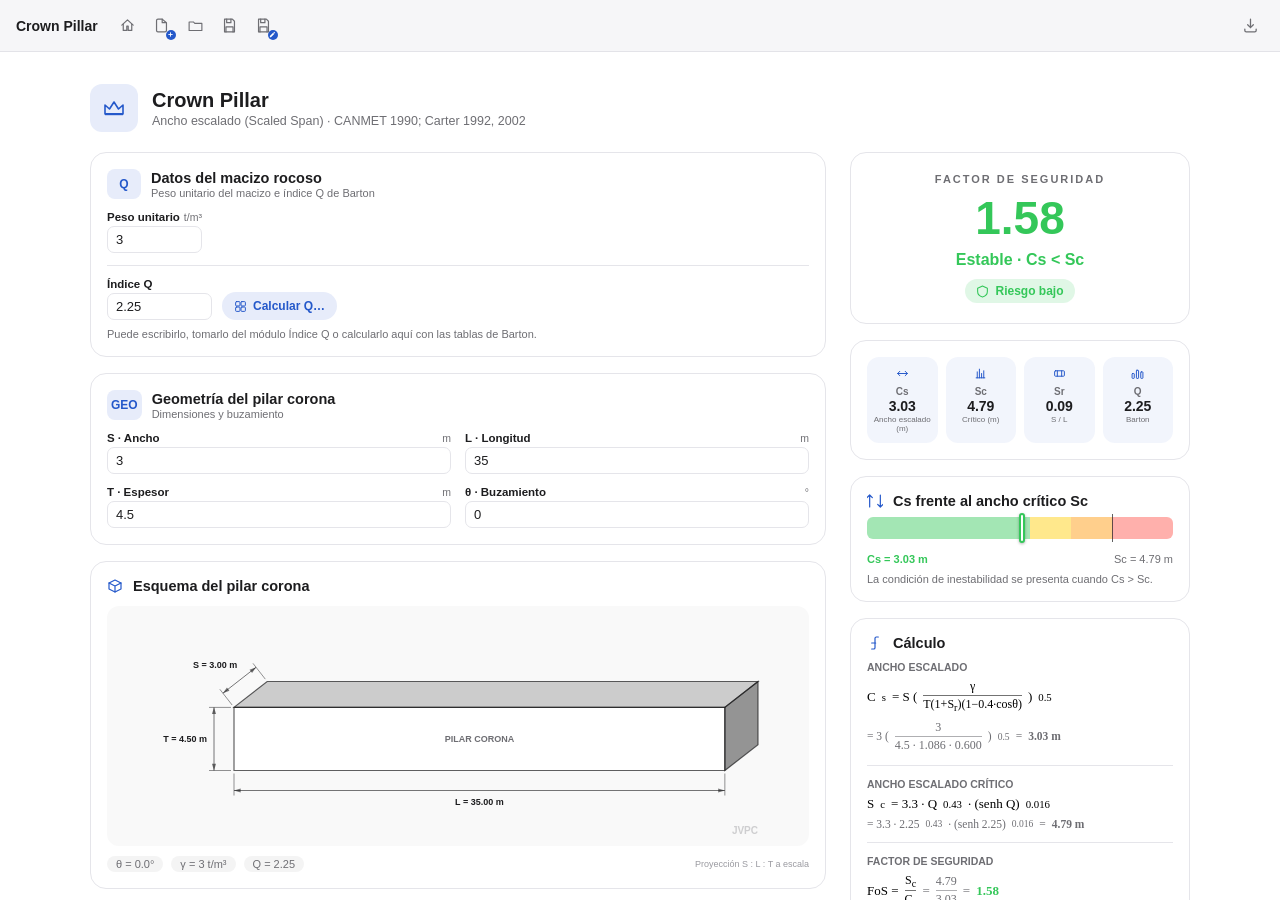
<file: modulos/crown.html>
<!DOCTYPE html>
<!--
  GeoMechanics Tools
  Elaborado por Jeremy Peñalva Cabrera (JVPC)
  Contacto: jpenalvac@unsa.edu.pe
-->
<html lang="es">
<head>
<meta charset="UTF-8">
<meta name="viewport" content="width=device-width, initial-scale=1">
<title>Crown Pillar — GeoMechanics Tools</title>
<link rel="icon" type="image/png" href="../assets/app_icon.png">
<link rel="stylesheet" href="../assets/styles.css">
<script src="../assets/vendor/jspdf.umd.min.js"></script>
<script src="../assets/vendor/html2canvas.min.js"></script>
<style>
  .module-body { display: grid; grid-template-columns: minmax(0, 1fr) 340px; gap: 24px; align-items: start; }
  @media (max-width: 900px) { .module-body { grid-template-columns: minmax(0, 1fr); } }

  .module-header { display: flex; align-items: center; gap: 14px; margin-bottom: 20px; }
  .module-header .icon-box {
    width: 48px; height: 48px; border-radius: 12px;
    background: var(--icon-tint); color: var(--accent);
    display: flex; align-items: center; justify-content: center; flex: 0 0 auto;
  }
  .module-header .icon-box svg { width: 24px; height: 24px; }
  .module-header h1 { margin: 0; font-size: 20px; font-weight: 700; color: var(--text-primary); }
  .module-header p { margin: 2px 0 0; font-size: 12.5px; color: var(--text-secondary); }

  .panel {
    background: var(--content-bg); border: 1px solid var(--card-border);
    border-radius: 16px; padding: 16px; margin-bottom: 16px;
  }

  .card-head { display: flex; align-items: center; gap: 10px; margin-bottom: 12px; }
  .code-badge {
    min-width: 34px; min-height: 30px; padding: 0 4px; border-radius: 8px;
    display: flex; align-items: center; justify-content: center;
    background: var(--icon-tint); color: var(--accent); font-size: 12px; font-weight: 800; flex: 0 0 auto;
  }
  .card-titles .t { font-size: 14.5px; font-weight: 600; color: var(--text-primary); }
  .card-titles .d { font-size: 11px; color: var(--text-secondary); margin-top: 1px; }

    .field { display: flex; flex-direction: column; gap: 3px; min-width: 0; }
  .field-top { display: flex; align-items: baseline; gap: 4px; }
  .field-top .lbl { font-size: 11.5px; font-weight: 600; color: var(--text-primary); white-space: nowrap; overflow: hidden; text-overflow: ellipsis; }
  .field-top .unit { font-size: 10.5px; color: var(--text-secondary); margin-left: auto; }
  .field input {
    font-family: inherit; font-size: 13px; padding: 5px 8px; border-radius: 7px;
    border: 1px solid var(--card-border); background: var(--content-bg); color: var(--text-primary);
    width: 100%; font-variant-numeric: tabular-nums;
  }
  .field input:focus { outline: none; border-color: var(--accent); }
  .field input.invalid { border-color: #e5484d; }
  .field .hint { font-size: 9px; color: #e5484d; }

  .geo-grid { display: grid; grid-template-columns: repeat(2, 1fr); gap: 12px 14px; }
  @media (min-width: 420px) and (max-width: 900px) { .geo-grid { grid-template-columns: repeat(4, 1fr); } }

  .q-row { display: flex; align-items: flex-end; gap: 10px; flex-wrap: wrap; }
  .q-row .field { max-width: 110px; }
  .btn-calc {
    display: inline-flex; align-items: center; gap: 6px; border: none; cursor: pointer;
    background: var(--icon-tint); color: var(--accent); font-family: inherit;
    font-size: 12px; font-weight: 600; padding: 7px 12px; border-radius: 999px;
    white-space: nowrap;
  }
  .btn-calc:hover { background: color-mix(in srgb, var(--accent) 18%, var(--icon-tint)); }
  .btn-calc svg { width: 13px; height: 13px; }
  .field-note { font-size: 11px; color: var(--text-secondary); margin-top: 8px; }
    .field input.range-invalid, .field-with-unit input.range-invalid { border-color: #e5484d !important; }
  .field-warning { display: none; align-items: center; gap: 4px; font-size: 10.5px; color: #e5484d; margin-top: 4px; }
  .field-warning.show { display: flex; }
  .field-warning svg { width: 11px; height: 11px; flex: 0 0 auto; }

    .diagram-wrap { position: relative; background: color-mix(in srgb, var(--text-secondary) 4%, transparent); border-radius: 12px; overflow: hidden; }
  .diagram-wrap svg { display: block; width: 100%; height: 240px; }
  .diagram-legend { display: flex; align-items: center; gap: 8px; margin-top: 10px; flex-wrap: wrap; }
  .leg-chip {
    font-size: 11px; font-variant-numeric: tabular-nums; color: var(--text-secondary);
    background: color-mix(in srgb, var(--text-secondary) 8%, transparent);
    border-radius: 999px; padding: 2px 9px;
  }
  .leg-spacer { flex: 1 1 auto; }
  .leg-tag { font-size: 9px; color: var(--text-tertiary); }

    .cp-result { text-align: center; padding: 20px 16px; }
  .cp-label { font-size: 11px; font-weight: 700; letter-spacing: 2px; color: var(--text-secondary); }
  .cp-value { font-size: 46px; font-weight: 800; font-variant-numeric: tabular-nums; margin: 6px 0; }
  .cp-status { font-size: 16px; font-weight: 700; margin-bottom: 10px; }
  .risk-pill { display: inline-flex; align-items: center; gap: 6px; font-size: 12px; font-weight: 700; padding: 5px 11px; border-radius: 999px; }
  .risk-pill svg { width: 13px; height: 13px; }

  .values-row { display: flex; gap: 8px; }
  .value-cell {
    flex: 1 1 0; text-align: center; padding: 10px 3px; border-radius: 12px;
    background: color-mix(in srgb, var(--accent) 6%, transparent);
  }
  .value-cell svg { width: 13px; height: 13px; color: var(--accent); margin-bottom: 2px; }
  .value-cell .k { font-size: 10px; font-weight: 700; color: var(--text-secondary); }
  .value-cell .v { font-size: 14px; font-weight: 700; color: var(--text-primary); font-variant-numeric: tabular-nums; margin: 1px 0; }
  .value-cell .d { font-size: 8px; color: var(--text-secondary); line-height: 1.15; }

    .cs-scale-wrap { position: relative; height: 26px; margin: 6px 0 10px; }
  .cs-scale-wrap .track { display: flex; height: 22px; border-radius: 6px; overflow: hidden; }
  .cs-scale-wrap .seg { height: 100%; }
  .cs-scale-wrap .sc-tick {
    position: absolute; top: -3px; width: 1.5px; height: 28px; background: var(--text-primary); opacity: 0.7;
  }
  .cs-scale-wrap .cs-marker {
    position: absolute; top: -4px; width: 6px; height: 30px; border-radius: 999px;
    background: #fff; box-shadow: 0 1px 3px rgba(0,0,0,0.3);
    transform: translateX(-3px);
  }
  .cs-scale-foot { display: flex; justify-content: space-between; font-size: 11px; }
  .cs-scale-hint { font-size: 11px; color: var(--text-secondary); margin-top: 8px; }

    .cp-formula-block + .cp-formula-block { margin-top: 12px; padding-top: 12px; border-top: 1px solid var(--card-border); }
  .cp-formula-label { font-size: 10.5px; font-weight: 700; color: var(--text-secondary); margin-bottom: 6px; }
  .cp-eq { font-family: Georgia, "Times New Roman", serif; font-size: 13px; display: flex; align-items: center; gap: 6px; flex-wrap: wrap; }
  .cp-eq.small { font-size: 11.5px; color: var(--text-secondary); }
  .cp-eq .res { font-weight: 700; }
  .frac { display: inline-flex; flex-direction: column; align-items: center; font-family: Georgia, serif; font-size: 12px; vertical-align: middle; }
  .frac .bar { width: 100%; height: 1px; background: currentColor; opacity: 0.55; margin: 1px 0; }
  .cp-formula-footer { font-size: 10px; color: var(--text-tertiary); text-align: right; margin-top: 10px; }

  .reco-text { font-size: 12.5px; line-height: 1.5; margin-bottom: 10px; }
  .reco-badge {
    display: inline-flex; align-items: center; gap: 6px; font-size: 12px; font-weight: 600;
    padding: 5px 11px; border-radius: 999px; background: var(--icon-tint); color: var(--accent);
  }
  .reco-badge svg { width: 13px; height: 13px; }

    .modal-overlay {
    position: fixed; inset: 0; background: rgba(0,0,0,0.4); display: none;
    align-items: center; justify-content: center; z-index: 50; padding: 24px;
  }
  .modal-overlay.show { display: flex; }
  .modal-box {
    background: var(--content-bg); border-radius: 18px; width: 100%; max-width: 620px;
    max-height: 88vh; display: flex; flex-direction: column; overflow: hidden;
    box-shadow: 0 20px 60px rgba(0,0,0,0.35);
  }
  .modal-header { padding: 16px; border-bottom: 1px solid var(--card-border); display: flex; align-items: center; gap: 12px; flex: 0 0 auto; }
  .modal-header .t { font-size: 14.5px; font-weight: 600; }
  .modal-header .d { font-size: 11px; color: var(--text-secondary); margin-top: 1px; }
  .modal-body { padding: 16px; overflow-y: auto; flex: 1 1 auto; }
  .modal-footer { padding: 14px 16px; border-top: 1px solid var(--card-border); display: flex; align-items: center; gap: 14px; flex: 0 0 auto; }
  .modal-footer .qsum { flex: 1 1 auto; }
  .modal-footer .qsum .k { font-size: 10px; font-weight: 700; letter-spacing: 1.5px; color: var(--text-secondary); }
  .modal-footer .qsum .v { font-size: 22px; font-weight: 800; color: var(--accent); font-variant-numeric: tabular-nums; }
  .modal-footer .qsum .c { font-size: 11.5px; font-weight: 600; }
  .btn-secondary, .btn-primary {
    font-family: inherit; font-size: 13px; font-weight: 600; border: none; border-radius: 999px;
    padding: 8px 16px; cursor: pointer;
  }
  .btn-secondary { background: var(--hover-fill); color: var(--text-primary); }
  .btn-primary { background: var(--accent); color: #fff; }

    .report-box { max-width: 400px; }
  .report-head { display: flex; flex-direction: column; align-items: center; gap: 6px; padding: 28px 24px 22px; text-align: center; }
  .report-icon-badge { width: 52px; height: 52px; border-radius: 50%; background: var(--icon-tint); display: flex; align-items: center; justify-content: center; margin-bottom: 2px; }
  .report-icon-badge svg { width: 22px; height: 22px; color: var(--accent); }
  .report-head .t { font-size: 17px; font-weight: 700; }
  .report-head .d { font-size: 12px; color: var(--text-secondary); }
  .report-body { padding: 0 24px; display: flex; flex-direction: column; gap: 14px; }
  .report-field label { display: flex; align-items: center; gap: 6px; font-size: 12.5px; font-weight: 600; color: var(--text-secondary); margin-bottom: 6px; }
  .report-field label svg { width: 14px; height: 14px; color: var(--text-secondary); flex: 0 0 auto; }
  .report-field input[type="text"], .report-field input[type="date"] {
    width: 100%; box-sizing: border-box; font-family: inherit; font-size: 13px;
    padding: 10px 12px; border-radius: 10px; border: 1px solid color-mix(in srgb, var(--accent) 15%, var(--card-border));
    background: var(--content-bg); color: var(--text-primary);
  }
  .report-field input:focus { outline: none; border-color: var(--accent); }
  .report-footer { display: flex; gap: 12px; padding: 24px; }
  .report-footer button {
    flex: 1 1 0; display: flex; align-items: center; justify-content: center; gap: 7px;
    font-family: inherit; font-size: 13.5px; font-weight: 600; border: none; border-radius: 999px;
    padding: 11px 16px; cursor: pointer;
  }
  .report-footer button svg { width: 15px; height: 15px; }
  .report-footer .btn-secondary { background: var(--hover-fill); color: var(--text-primary); }
  .report-footer .btn-primary { background: var(--accent); color: #fff; }

    .param-card summary { list-style: none; cursor: pointer; }
  .param-card summary::-webkit-details-marker { display: none; }
  .param-head { display: flex; align-items: center; gap: 10px; }
  .param-icon {
    width: 28px; height: 28px; border-radius: 8px; flex: 0 0 auto;
    background: var(--icon-tint); color: var(--accent); display: flex; align-items: center; justify-content: center;
  }
  .param-icon svg { width: 14px; height: 14px; }
  .param-title-wrap { flex: 1 1 auto; min-width: 0; }
  .param-title { font-size: 13.5px; font-weight: 600; color: var(--text-primary); }
  .param-subdesc { font-size: 10.5px; color: var(--text-secondary); margin-top: 1px; white-space: nowrap; overflow: hidden; text-overflow: ellipsis; }
  .param-badge { font-size: 12px; font-weight: 700; color: var(--accent); background: var(--icon-tint); border-radius: 999px; padding: 3px 8px; font-variant-numeric: tabular-nums; flex: 0 0 auto; }
  .param-chevron { width: 13px; height: 13px; color: var(--text-secondary); transition: transform var(--dur-base) var(--ease-mac); flex: 0 0 auto; }
  .param-card[open] .param-chevron { transform: rotate(180deg); }
  .param-card { overflow: hidden; margin-bottom: 10px; border: 1px solid var(--card-border); border-radius: 14px; padding: 12px; }
  .param-card.animating { will-change: height; }
  .param-content { padding-top: 12px; }
  .param-note { font-size: 10.5px; color: var(--text-secondary); text-align: right; margin-bottom: 8px; }

  .sub-collapsible { margin-bottom: 6px; }
  .sub-collapsible summary { list-style: none; cursor: pointer; display: flex; align-items: flex-start; gap: 8px; }
  .sub-collapsible summary::-webkit-details-marker { display: none; }
  .sub-title { font-size: 10.5px; font-weight: 600; color: var(--text-secondary); flex: 1 1 auto; line-height: 1.3; }
  .sub-chevron { width: 11px; height: 11px; color: var(--text-secondary); flex: 0 0 auto; margin-top: 2px; transition: transform var(--dur-base) var(--ease-mac); }
  .sub-collapsible[open] .sub-chevron { transform: rotate(180deg); }
  .sub-collapsible { overflow: hidden; }
  .sub-body { padding-top: 6px; }

  .opt-list { display: flex; flex-direction: column; gap: 5px; }
  .opt-row {
    display: flex; align-items: flex-start; gap: 8px; padding: 6px 8px; border-radius: 8px; cursor: pointer;
    text-align: left; border: 1px solid var(--card-border); background: transparent; width: 100%;
    font-family: inherit; color: var(--text-primary);
    transition: background-color var(--dur-fast) var(--ease-mac), border-color var(--dur-fast) var(--ease-mac);
  }
  .opt-row:hover { border-color: var(--accent); }
  .opt-row.active { background: var(--icon-tint); border-color: color-mix(in srgb, var(--accent) 50%, transparent); }
  .opt-code { font-size: 10px; font-weight: 700; min-width: 26px; text-align: center; padding: 2px 3px; border-radius: 6px; flex: 0 0 auto; background: var(--icon-tint); color: var(--accent); }
  .opt-row.active .opt-code { background: var(--accent); color: #fff; }
  .opt-desc { font-size: 11.5px; flex: 1 1 auto; line-height: 1.3; }
  .opt-val { font-size: 11.5px; font-weight: 600; color: var(--text-secondary); flex: 0 0 auto; font-variant-numeric: tabular-nums; min-width: 26px; text-align: right; }
  .opt-row.active .opt-val { color: var(--accent); }

  .rqd-mini-top { display: flex; align-items: center; gap: 8px; margin-bottom: 10px; }
  .rqd-mini-num { font-size: 17px; font-weight: 700; color: var(--accent); font-variant-numeric: tabular-nums; }
  .rqd-mini-band { position: relative; height: 14px; margin: 10px 0 8px; }
  .rqd-mini-band .track { display: flex; gap: 1px; height: 100%; border-radius: 999px; overflow: hidden; }
  .rqd-mini-band .seg { flex-shrink: 0; transition: background 150ms ease; }
  .rqd-mini-band .thumb {
    position: absolute; top: -2px; width: 5px; height: 18px; border-radius: 999px;
    background: #fff; border: 2px solid var(--accent); box-shadow: 0 1px 3px rgba(0,0,0,0.3);
    transform: translateX(-2.5px); pointer-events: none;
  }
  .rqd-slider-row { position: relative; height: 14px; margin: 0 0 8px; }
  input[type="range"].mini-slider {
    -webkit-appearance: none; appearance: none; position: relative; width: 100%; height: 6px; margin: 4px 0 0; border-radius: 999px;
    background: linear-gradient(to right, var(--accent) 0%, var(--accent) var(--rqd-pct, 50%),
      transparent var(--rqd-pct, 50%), transparent 100%),
      repeating-linear-gradient(to right, color-mix(in srgb, var(--text-secondary) 35%, transparent) 0 2px, transparent 2px 5px);
    background-color: color-mix(in srgb, var(--text-secondary) 12%, transparent);
    outline: none; cursor: pointer;
  }
  input[type="range"].mini-slider::-webkit-slider-thumb {
    -webkit-appearance: none; width: 16px; height: 16px; border-radius: 50%;
    background: #fff; border: 2px solid var(--accent); box-shadow: 0 1px 3px rgba(0,0,0,0.35); cursor: pointer;
  }
  input[type="range"].mini-slider::-moz-range-track { height: 6px; border-radius: 999px; background: transparent; }
  input[type="range"].mini-slider::-moz-range-progress { height: 6px; border-radius: 999px; background: var(--accent); }
  input[type="range"].mini-slider::-moz-range-thumb {
    width: 16px; height: 16px; border-radius: 50%; background: #fff; border: 2px solid var(--accent); cursor: pointer;
  }
  .rqd-mini-quality { display: flex; align-items: center; gap: 5px; font-size: 11px; font-weight: 600; color: var(--accent); }
  .rqd-mini-quality svg { width: 12px; height: 12px; }

    #printSheet { display: none; }

  @media print {
    @page { size: A4 portrait; margin: 0; }
    html, body { background: #fff !important; }
    .app, .titlebar, .content, .modal-overlay { display: none !important; }
    #printSheet { display: block !important; }
  }

    #printSheet.ps-active { display: flex; flex-direction: column; }

  #printSheet {
    --ps-acento: #2458ca;
    --ps-acento-oscuro: #183b87;
    --ps-tinte-suave: rgba(36,88,202,0.07);
    --ps-tinte-sel: rgba(36,88,202,0.12);
    --ps-tinta: #2b2b2b;
    --ps-negro: #1f1f1f;
    --ps-gris: #6b6b6b;
    --ps-gris-claro: #999999;
    --ps-rejilla: #cccccc;
    --ps-borde: #b8b8b8;
    --ps-zebra: #f6f6f6;
    width: 595px; min-height: 842px; margin: 0 auto; padding: 40px;
    box-sizing: border-box; background: #fff; color: var(--ps-negro);
    font-family: Helvetica, Arial, sans-serif; position: relative;
  }
  #printSheet * { box-sizing: border-box; }
  .ps-title { font-size: 14px; font-weight: 700; color: var(--ps-acento-oscuro); margin: 0; }
  .ps-subtitle { font-size: 8px; color: var(--ps-gris); margin: 2px 0 0; }
  .ps-rule { height: 1.4px; background: var(--ps-acento); margin: 6px 0 8px; }

  .ps-fichacard {
    background: var(--ps-tinte-suave); border: 1px solid rgba(36,88,202,0.45); border-radius: 6px;
    padding: 8px 12px; display: grid; grid-template-columns: repeat(3, 1fr); gap: 8px 0; margin-bottom: 10px;
  }
  .ps-campo .k { font-size: 6.5px; font-weight: 700; color: var(--ps-acento); letter-spacing: 0.3px; }
  .ps-campo .v { font-size: 9.5px; font-weight: 700; color: var(--ps-negro); margin-top: 2px; }

  .ps-section-head {
    background: var(--ps-acento-oscuro); color: #fff; font-size: 8px; font-weight: 700;
    border-radius: 3px; padding: 4px 8px; margin-bottom: 4px;
  }

  .ps-result-card {
    display: flex; background: var(--ps-tinte-suave); border: 1px solid rgba(36,88,202,0.5);
    border-radius: 5px; margin-bottom: 8px; overflow: hidden; min-height: 55px;
  }
  .ps-result-left {
    flex: 0 0 134px; padding: 8px 10px; border-left: 2.5px solid var(--ps-acento-oscuro); position: relative;
  }
  .ps-result-left .lbl { font-size: 5.5px; font-weight: 700; color: var(--ps-acento); }
  .ps-result-left .fos { font-size: 20px; font-weight: 700; color: var(--ps-acento-oscuro); margin: 2px 0; }
  .ps-result-left .status { font-size: 7.5px; font-weight: 700; color: var(--ps-acento-oscuro); }
  .ps-result-right { flex: 1 1 auto; display: flex; align-items: center; border-left: 0.6px solid var(--ps-rejilla); }
  .ps-cell { flex: 1 1 0; text-align: center; padding: 6px 2px; }
  .ps-cell .k { font-size: 6.5px; font-weight: 700; color: var(--ps-acento); }
  .ps-cell .v { font-size: 9.5px; font-weight: 700; color: var(--ps-negro); margin: 2px 0; }
  .ps-cell .d { font-size: 5.5px; color: var(--ps-gris); }

  .ps-scheme {
    border: 1px solid var(--ps-rejilla); border-radius: 5px; padding: 4px; margin-bottom: 8px;
    height: 136px; position: relative;
  }
  .ps-scheme svg { width: 100%; height: 100%; display: block; }
  .ps-chip {
    display: inline-block; font-size: 6.8px; color: var(--ps-gris); background: rgba(120,120,120,0.10);
    border-radius: 6px; padding: 2px 6px; margin-right: 4px;
  }
  .ps-chip-row { position: absolute; left: 8px; bottom: 6px; }
  .ps-watermark { position: absolute; right: 10px; bottom: 6px; font-size: 9px; font-weight: 700; letter-spacing: 0.5px; color: rgba(120,120,120,0.3); }

  .ps-tables-row { display: flex; gap: 14px; margin-bottom: 8px; }
  .ps-table { flex: 1 1 0; border-collapse: collapse; width: 100%; font-size: 7.7px; }
  .ps-table th {
    background: var(--ps-acento); color: #fff; font-size: 7.5px; font-weight: 700;
    text-align: left; padding: 3px 6px;
  }
  .ps-table th.val { text-align: right; }
  .ps-table td { padding: 3.4px 7px; border: 0.4px solid var(--ps-rejilla); }
  .ps-table td.val { text-align: right; font-weight: 700; }
  .ps-table tr.odd td { background: #fff; }
  .ps-table tr.even td { background: var(--ps-zebra); }
  .ps-table tr.active td { background: var(--ps-tinte-sel); font-weight: 700; color: var(--ps-acento-oscuro); border-left: 2px solid var(--ps-acento-oscuro); }

  .ps-calc-row { display: flex; gap: 16px; margin-bottom: 8px; }
  .ps-calc-col { flex: 1 1 0; }
  .ps-step { margin-bottom: 7px; }
  .ps-step .nombre { font-size: 8px; font-weight: 700; color: var(--ps-acento-oscuro); }
  .ps-step .simbolica { font-size: 7px; color: var(--ps-gris); margin: 1px 0; }
  .ps-step .sustituida { font-size: 7.7px; font-weight: 700; color: var(--ps-negro); }

  .ps-crit-table { width: 100%; border-collapse: collapse; font-size: 7.7px; margin-bottom: 8px; }
  .ps-crit-table td { padding: 3.4px 7px; border: 0.4px solid var(--ps-rejilla); }
  .ps-crit-table td.val { text-align: right; font-weight: 700; width: 92px; }
  .ps-crit-table tr.odd td { background: #fff; }
  .ps-crit-table tr.even td { background: var(--ps-zebra); }
  .ps-crit-table tr.active td { background: var(--ps-tinte-sel); font-weight: 700; color: var(--ps-acento-oscuro); border-left: 2px solid var(--ps-acento-oscuro); }

  .ps-reco {
    background: var(--ps-tinte-sel); border: 1px solid rgba(24,59,135,0.5); border-radius: 5px;
    padding: 6px 12px 6px 10px; border-left: 3px solid var(--ps-acento-oscuro); font-size: 8.5px; color: var(--ps-negro);
  }

  .ps-footer {
    margin-top: auto;
    border-top: 0.5px solid var(--ps-rejilla); padding-top: 3px;
    display: flex; justify-content: space-between; font-size: 6.5px; color: var(--ps-gris);
  }
</style>
</head>
<body>

<div class="app" id="app">
  <div class="titlebar titlebar--module">
    <div class="titlebar-mid">
      <div class="titlebar-title">Crown Pillar</div>
      <div class="titlebar-actions">
        <button class="tb-icon" id="btnInicio" title="Inicio" aria-label="Inicio">
          <svg viewBox="0 0 24 24" fill="none" stroke="currentColor" stroke-width="1.7" stroke-linecap="round" stroke-linejoin="round">
            <path d="M4 11.5 12 4l8 7.5"/><path d="M6 10v9h5v-6h2v6h5v-9"/>
          </svg>
        </button>
        <button class="tb-icon" id="btnNuevo" title="Nuevo" aria-label="Nuevo">
          <svg viewBox="0 0 24 24" fill="none" stroke="currentColor" stroke-width="1.7" stroke-linecap="round" stroke-linejoin="round">
            <path d="M13 3H7a2 2 0 0 0-2 2v14a2 2 0 0 0 2 2h10a2 2 0 0 0 2-2V8Z"/><path d="M13 3v5h5"/>
          </svg>
          <span class="badge"><svg viewBox="0 0 24 24" fill="none" stroke="currentColor" stroke-width="3" stroke-linecap="round"><path d="M12 6v12M6 12h12"/></svg></span>
        </button>
        <button class="tb-icon" id="btnAbrir" title="Abrir" aria-label="Abrir">
          <svg viewBox="0 0 24 24" fill="none" stroke="currentColor" stroke-width="1.6" stroke-linejoin="round" stroke-linecap="round"><path d="M3,7 L3,19 L21,19 L21,9 L11,9 L9,7 Z"/></svg>
        </button>
        <button class="tb-icon" id="btnGuardar" title="Guardar" aria-label="Guardar">
          <svg viewBox="0 0 24 24" fill="none" stroke="currentColor" stroke-width="1.7" stroke-linecap="round" stroke-linejoin="round"><path d="M5 3h11l3 3v15H5z"/><path d="M8 3v5h6V3"/><path d="M7 21v-7h10v7"/></svg>
        </button>
        <button class="tb-icon" id="btnGuardarComo" title="Guardar como…" aria-label="Guardar como…">
          <svg viewBox="0 0 24 24" fill="none" stroke="currentColor" stroke-width="1.7" stroke-linecap="round" stroke-linejoin="round"><path d="M5 3h11l3 3v15H5z"/><path d="M8 3v5h6V3"/><path d="M7 21v-7h10v7"/></svg>
          <span class="badge"><svg viewBox="0 0 24 24" fill="none" stroke="currentColor" stroke-width="0"><path d="M3 17.25V21h3.75L17.81 9.94l-3.75-3.75L3 17.25ZM20.71 7.04a1 1 0 0 0 0-1.41l-2.34-2.34a1 1 0 0 0-1.41 0l-1.83 1.83 3.75 3.75 1.83-1.83Z" fill="currentColor"/></svg></span>
        </button>
      </div>
      <input type="file" accept="application/json" id="abrirInput" style="display:none;">
    </div>
    <button class="tb-export" id="btnExportar" title="Exportar PDF" aria-label="Exportar PDF">
      <svg viewBox="0 0 24 24" fill="none" stroke="currentColor" stroke-width="1.8" stroke-linecap="round" stroke-linejoin="round"><path d="M12 3v12m0 0-4-4m4 4 4-4M4 17v2a2 2 0 0 0 2 2h12a2 2 0 0 0 2-2v-2"/></svg>
    </button>
  </div>

  <div class="content">
    <div class="content-inner" style="max-width: 1180px;">

      <div class="module-header">
        <div class="icon-box">
          <svg viewBox="0 0 24 24" fill="none" stroke="currentColor" stroke-width="1.6" stroke-linejoin="round" stroke-linecap="round">
            <polygon points="3,18 3,9 7.5,13 12,6 16.5,13 21,9 21,18"/>
            <rect x="3" y="17" width="18" height="2.2" fill="currentColor" stroke="none"/>
          </svg>
        </div>
        <div>
          <h1>Crown Pillar</h1>
          <p>Ancho escalado (Scaled Span) · CANMET 1990; Carter 1992, 2002</p>
        </div>
      </div>

      <div class="module-body">
                <div>
          <div class="panel">
            <div class="card-head">
              <div class="code-badge">Q</div>
              <div class="card-titles">
                <div class="t">Datos del macizo rocoso</div>
                <div class="d">Peso unitario del macizo e índice Q de Barton</div>
              </div>
            </div>

            <div class="q-row" style="margin-bottom:12px;">
              <div class="field">
                <div class="field-top"><span class="lbl">Peso unitario</span><span class="unit">t/m³</span></div>
                <input type="number" id="inDensidad" step="0.01" min="0.5" max="6" value="3">
              </div>
            </div>

            <div style="border-top:1px solid var(--card-border); margin: 4px 0 12px;"></div>

            <div class="q-row">
              <div class="field">
                <div class="field-top"><span class="lbl">Índice Q</span></div>
                <input type="number" id="inQDirecto" step="0.01" min="0.001" max="1000" value="2.25">
              </div>
              <button class="btn-calc" id="btnCalcularQ" type="button">
                <svg viewBox="0 0 24 24" fill="none" stroke="currentColor" stroke-width="1.8" stroke-linecap="round" stroke-linejoin="round"><rect x="3" y="3" width="8" height="8" rx="1.5"/><rect x="13" y="3" width="8" height="8" rx="1.5"/><rect x="3" y="13" width="8" height="8" rx="1.5"/><rect x="13" y="13" width="8" height="8" rx="1.5"/></svg>
                Calcular Q…
              </button>
            </div>
            <div class="field-note">Puede escribirlo, tomarlo del módulo Índice Q o calcularlo aquí con las tablas de Barton.</div>
          </div>

          <div class="panel">
            <div class="card-head">
              <div class="code-badge">GEO</div>
              <div class="card-titles">
                <div class="t">Geometría del pilar corona</div>
                <div class="d">Dimensiones y buzamiento</div>
              </div>
            </div>
            <div class="geo-grid">
              <div class="field">
                <div class="field-top"><span class="lbl">S · Ancho</span><span class="unit">m</span></div>
                <input type="number" id="inAncho" step="0.1" min="0.1" max="100" value="3">
              </div>
              <div class="field">
                <div class="field-top"><span class="lbl">L · Longitud</span><span class="unit">m</span></div>
                <input type="number" id="inLongitud" step="0.1" min="0.5" max="1000" value="35">
              </div>
              <div class="field">
                <div class="field-top"><span class="lbl">T · Espesor</span><span class="unit">m</span></div>
                <input type="number" id="inEspesor" step="0.1" min="0.1" max="200" value="4.5">
              </div>
              <div class="field">
                <div class="field-top"><span class="lbl">θ · Buzamiento</span><span class="unit">°</span></div>
                <input type="number" id="inBuzamiento" step="1" min="0" max="90" value="0">
              </div>
            </div>
          </div>

          <div class="panel">
            <div class="card-head">
              <svg style="width:16px;height:16px;color:var(--accent);" viewBox="0 0 24 24" fill="none" stroke="currentColor" stroke-width="1.8" stroke-linecap="round" stroke-linejoin="round"><path d="M21 16.5V7.5L12 3 3 7.5v9L12 21l9-4.5Z"/><path d="M3 7.5 12 12l9-4.5M12 12v9"/></svg>
              <div class="card-titles"><div class="t">Esquema del pilar corona</div></div>
            </div>
            <div class="diagram-wrap">
              <svg id="pillarSvg" viewBox="0 0 640 240" preserveAspectRatio="xMidYMid meet"></svg>
            </div>
            <div class="diagram-legend">
              <span class="leg-chip" id="legTheta">θ = 0°</span>
              <span class="leg-chip" id="legGamma">γ = 3.00 t/m³</span>
              <span class="leg-chip" id="legQ">Q = 2.25</span>
              <span class="leg-spacer"></span>
              <span class="leg-tag">Proyección S : L : T a escala</span>
            </div>
          </div>
        </div>

                <div>
          <div class="panel cp-result">
            <div class="cp-label">FACTOR DE SEGURIDAD</div>
            <div class="cp-value" id="fosValue">—</div>
            <div class="cp-status" id="fosStatus">—</div>
            <div class="risk-pill" id="riskPill">
              <svg viewBox="0 0 24 24" fill="none" stroke="currentColor" stroke-width="2" stroke-linecap="round" stroke-linejoin="round"><path d="m12 2 9 4v6c0 5-3.5 8.5-9 10-5.5-1.5-9-5-9-10V6l9-4Z"/></svg>
              <span id="riskLabel">—</span>
            </div>
          </div>

          <div class="panel">
            <div class="values-row">
              <div class="value-cell">
                <svg viewBox="0 0 24 24" fill="none" stroke="currentColor" stroke-width="1.8" stroke-linecap="round" stroke-linejoin="round"><path d="M3 12h18M7 8l-4 4 4 4M17 8l4 4-4 4"/></svg>
                <div class="k">Cs</div><div class="v" id="valCs">—</div><div class="d">Ancho escalado (m)</div>
              </div>
              <div class="value-cell">
                <svg viewBox="0 0 24 24" fill="none" stroke="currentColor" stroke-width="1.8" stroke-linecap="round" stroke-linejoin="round"><path d="M4 20h16M6 20V9m4 11V4m4 16v-8m4 8V7"/></svg>
                <div class="k">Sc</div><div class="v" id="valSc">—</div><div class="d">Crítico (m)</div>
              </div>
              <div class="value-cell">
                <svg viewBox="0 0 24 24" fill="none" stroke="currentColor" stroke-width="1.8" stroke-linecap="round" stroke-linejoin="round"><rect x="3" y="7" width="18" height="10" rx="1.5"/><path d="M8 7v10M16 7v10"/></svg>
                <div class="k">Sr</div><div class="v" id="valSr">—</div><div class="d">S / L</div>
              </div>
              <div class="value-cell">
                <svg viewBox="0 0 24 24" fill="none" stroke="currentColor" stroke-width="1.8" stroke-linecap="round" stroke-linejoin="round"><rect x="2" y="12" width="4" height="9" rx="1"/><rect x="10" y="6" width="4" height="15" rx="1"/><rect x="18" y="9" width="4" height="12" rx="1"/></svg>
                <div class="k">Q</div><div class="v" id="valQ">—</div><div class="d">Barton</div>
              </div>
            </div>
          </div>

          <div class="panel">
            <div class="card-head" style="margin-bottom:8px;">
              <svg style="width:16px;height:16px;color:var(--accent);" viewBox="0 0 24 24" fill="none" stroke="currentColor" stroke-width="1.8" stroke-linecap="round" stroke-linejoin="round"><path d="M4 21V3M4 3l4 4M4 3 0 7M20 3v18M20 21l4-4M20 21l-4-4"/></svg>
              <div class="card-titles"><div class="t">Cs frente al ancho crítico Sc</div></div>
            </div>
            <div class="cs-scale-wrap">
              <div class="track" id="csScaleTrack"></div>
              <div class="sc-tick" id="scTick"></div>
              <div class="cs-marker" id="csMarker"></div>
            </div>
            <div class="cs-scale-foot">
              <span id="csFootCs" style="font-variant-numeric:tabular-nums; font-weight:600;">Cs = — m</span>
              <span id="csFootSc" style="font-variant-numeric:tabular-nums; color:var(--text-secondary);">Sc = — m</span>
            </div>
            <div class="cs-scale-hint">La condición de inestabilidad se presenta cuando Cs &gt; Sc.</div>
          </div>

          <div class="panel">
            <div class="card-head" style="margin-bottom:10px;">
              <svg style="width:16px;height:16px;color:var(--accent);" viewBox="0 0 24 24" fill="none" stroke="currentColor" stroke-width="1.8" stroke-linecap="round" stroke-linejoin="round"><path d="M17 3h-3a2 2 0 0 0-2 2v14a2 2 0 0 1-2 2H7M7 12h6"/></svg>
              <div class="card-titles"><div class="t">Cálculo</div></div>
            </div>

            <div class="cp-formula-block">
              <div class="cp-formula-label">ANCHO ESCALADO</div>
              <div class="cp-eq">C<sub>s</sub> = S (<span class="frac"><span>γ</span><span class="bar"></span><span>T(1+S<sub>r</sub>)(1−0.4·cosθ)</span></span>)<sup>0.5</sup></div>
              <div class="cp-eq small" id="csEqSub" style="margin-top:6px;"></div>
            </div>

            <div class="cp-formula-block">
              <div class="cp-formula-label">ANCHO ESCALADO CRÍTICO</div>
              <div class="cp-eq">S<sub>c</sub> = 3.3 · Q<sup>0.43</sup> · (senh Q)<sup>0.016</sup></div>
              <div class="cp-eq small" id="scEqSub" style="margin-top:6px;"></div>
            </div>

            <div class="cp-formula-block">
              <div class="cp-formula-label">FACTOR DE SEGURIDAD</div>
              <div class="cp-eq">FoS = <span class="frac"><span>S<sub>c</sub></span><span class="bar"></span><span>C<sub>s</sub></span></span>
                <span style="color:var(--text-secondary);">=</span>
                <span class="frac" style="color:var(--text-secondary);" id="fosEqFrac"></span>
                <span style="color:var(--text-secondary);">=</span>
                <span class="res" id="fosEqResult">—</span>
              </div>
            </div>

            <div class="cp-formula-footer">CANMET 1990 · Carter 1992, 2002</div>
          </div>

          <div class="panel">
            <div class="card-head" style="margin-bottom:8px;">
              <svg style="width:16px;height:16px;color:var(--accent);" viewBox="0 0 24 24" fill="none" stroke="currentColor" stroke-width="1.8" stroke-linecap="round" stroke-linejoin="round"><path d="M9 18h6M10 21h4M12 3a6 6 0 0 0-4 10.5c.6.6 1 1.4 1 2.5h6c0-1.1.4-1.9 1-2.5A6 6 0 0 0 12 3Z"/></svg>
              <div class="card-titles"><div class="t">Recomendación</div></div>
            </div>
            <div class="reco-text" id="recoText">—</div>
            <div class="reco-badge" id="recoBadge" style="display:none;">
              <svg viewBox="0 0 24 24" fill="none" stroke="currentColor" stroke-width="2" stroke-linecap="round" stroke-linejoin="round"><path d="M12 19V5M12 5l-5 5M12 5l5 5"/></svg>
              <span id="recoBadgeText"></span>
            </div>
          </div>
        </div>
      </div>

    </div>
  </div>
</div>

<div class="modal-overlay" id="qModalOverlay">
  <div class="modal-box">
    <div class="modal-header">
      <div class="code-badge">Q</div>
      <div class="card-titles">
        <div class="t">Calcular índice Q de Barton</div>
        <div class="d">Q = (RQD / Jn) · (Jr / Ja) · (Jw / SRF)</div>
      </div>
    </div>
    <div class="modal-body">
      <div class="param-card" style="cursor:default;">
        <div class="rqd-mini-top">
          <div class="param-icon"><svg viewBox="0 0 24 24" fill="none" stroke="currentColor" stroke-width="1.8" stroke-linecap="round" stroke-linejoin="round"><rect x="3" y="3" width="7" height="7" rx="1.5"/><rect x="14" y="3" width="7" height="7" rx="1.5"/><rect x="3" y="14" width="7" height="7" rx="1.5"/><rect x="14" y="14" width="7" height="7" rx="1.5"/></svg></div>
          <div class="param-title-wrap"><div class="param-title">Índice de calidad de la roca</div><div class="param-subdesc">Rock Quality Designation</div></div>
          <div><span class="rqd-mini-num" id="mRqdNum">45</span><span style="font-size:11px;color:var(--text-secondary);">%</span></div>
        </div>
        <div class="rqd-mini-band" id="mRqdBand">
          <div class="track" id="mRqdTrack">
            <div class="seg" data-color="#d13330"></div><div class="seg" data-color="#ed8c29"></div>
            <div class="seg" data-color="#ebc733"></div><div class="seg" data-color="#8cbf52"></div>
            <div class="seg" data-color="#3d9e75"></div>
          </div>
          <div class="thumb" id="mRqdThumb"></div>
        </div>
        <div class="rqd-slider-row">
          <input type="range" class="mini-slider" id="mRqdSlider" min="10" max="100" step="1" value="45">
        </div>
        <div class="rqd-mini-quality">
          <svg viewBox="0 0 24 24" fill="currentColor"><path d="m12 2 8 3v6c0 5-3.4 8.5-8 11-4.6-2.5-8-6-8-11V5Z"/></svg>
          <span id="mRqdQuality">Calidad pobre</span>
        </div>
      </div>

      <details class="param-card" id="m-card-jn" open>
        <summary>
          <div class="param-head">
            <div class="param-icon"><svg viewBox="0 0 24 24" fill="none" stroke="currentColor" stroke-width="1.7" stroke-linecap="round" stroke-linejoin="round"><rect x="3" y="3" width="6" height="6" rx="1"/><rect x="9" y="3" width="6" height="6" rx="1"/><rect x="15" y="3" width="6" height="6" rx="1"/><rect x="3" y="9" width="6" height="6" rx="1"/><rect x="9" y="9" width="6" height="6" rx="1"/><rect x="15" y="9" width="6" height="6" rx="1"/><rect x="3" y="15" width="6" height="6" rx="1"/><rect x="9" y="15" width="6" height="6" rx="1"/><rect x="15" y="15" width="6" height="6" rx="1"/></svg></div>
            <div class="param-title-wrap"><div class="param-title">Número de familias</div><div class="param-subdesc" id="m-desc-jn"></div></div>
            <div class="param-badge" id="m-badge-jn">—</div>
            <svg class="param-chevron" viewBox="0 0 24 24" fill="none" stroke="currentColor" stroke-width="2" stroke-linecap="round" stroke-linejoin="round"><path d="m6 9 6 6 6-6"/></svg>
          </div>
        </summary>
        <div class="param-content">
          <div class="param-note">En intersecciones, usar 3 × Jn</div>
          <div class="opt-list" data-table="jn" data-field="jnSel" data-next="m-card-jr"></div>
        </div>
      </details>

      <details class="param-card" id="m-card-jr">
        <summary>
          <div class="param-head">
            <div class="param-icon"><svg viewBox="0 0 24 24" fill="none" stroke="currentColor" stroke-width="1.8" stroke-linecap="round" stroke-linejoin="round"><path d="M3 15c2-4 3 4 5 0s3 4 5 0 3 4 5 0 3 4 3 0"/></svg></div>
            <div class="param-title-wrap"><div class="param-title">Rugosidad de las discontinuidades</div><div class="param-subdesc" id="m-desc-jr"></div></div>
            <div class="param-badge" id="m-badge-jr">—</div>
            <svg class="param-chevron" viewBox="0 0 24 24" fill="none" stroke="currentColor" stroke-width="2" stroke-linecap="round" stroke-linejoin="round"><path d="m6 9 6 6 6-6"/></svg>
          </div>
        </summary>
        <div class="param-content">
          <div class="opt-list" data-table="jr" data-field="jrSel" data-next="m-card-ja"></div>
        </div>
      </details>

      <details class="param-card" id="m-card-ja">
        <summary>
          <div class="param-head">
            <div class="param-icon"><svg viewBox="0 0 24 24" fill="none" stroke="currentColor" stroke-width="1.8" stroke-linecap="round" stroke-linejoin="round"><path d="M4 6h11l5 5v11H4Z"/><path d="M4 12h11M4 18h11"/></svg></div>
            <div class="param-title-wrap"><div class="param-title">Alteración / relleno</div><div class="param-subdesc" id="m-desc-ja"></div></div>
            <div class="param-badge" id="m-badge-ja">—</div>
            <svg class="param-chevron" viewBox="0 0 24 24" fill="none" stroke="currentColor" stroke-width="2" stroke-linecap="round" stroke-linejoin="round"><path d="m6 9 6 6 6-6"/></svg>
          </div>
        </summary>
        <div class="param-content">
          <details class="sub-collapsible" id="m-ja-g0">
            <summary><span class="sub-title">Contacto entre superficies de la discontinuidad (sin relleno de mineral, solo recubrimientos)</span><svg class="sub-chevron" viewBox="0 0 24 24" fill="none" stroke="currentColor" stroke-width="2" stroke-linecap="round" stroke-linejoin="round"><path d="m6 9 6 6 6-6"/></svg></summary>
            <div class="sub-body"><div class="opt-list" data-table="ja" data-field="jaSel" data-range="0-4" data-card="m-card-ja" data-next="m-card-jw"></div></div>
          </details>
          <details class="sub-collapsible" id="m-ja-g1">
            <summary><span class="sub-title">Contacto entre superficies de la discontinuidad se produce después de 10 cm de cizalla (relleno de mineral fino)</span><svg class="sub-chevron" viewBox="0 0 24 24" fill="none" stroke="currentColor" stroke-width="2" stroke-linecap="round" stroke-linejoin="round"><path d="m6 9 6 6 6-6"/></svg></summary>
            <div class="sub-body"><div class="opt-list" data-table="ja" data-field="jaSel" data-range="5-8" data-card="m-card-ja" data-next="m-card-jw"></div></div>
          </details>
          <details class="sub-collapsible" id="m-ja-g2">
            <summary><span class="sub-title">No hay contacto entre superficies de la discontinuidad después de la cizalla (relleno de mineral grueso)</span><svg class="sub-chevron" viewBox="0 0 24 24" fill="none" stroke="currentColor" stroke-width="2" stroke-linecap="round" stroke-linejoin="round"><path d="m6 9 6 6 6-6"/></svg></summary>
            <div class="sub-body"><div class="opt-list" data-table="ja" data-field="jaSel" data-range="9-11" data-card="m-card-ja" data-next="m-card-jw"></div></div>
          </details>
        </div>
      </details>

      <details class="param-card" id="m-card-jw">
        <summary>
          <div class="param-head">
            <div class="param-icon"><svg viewBox="0 0 24 24" fill="none" stroke="currentColor" stroke-width="1.8" stroke-linecap="round" stroke-linejoin="round"><path d="M12 2s7 8 7 13a7 7 0 0 1-14 0c0-5 7-13 7-13Z"/></svg></div>
            <div class="param-title-wrap"><div class="param-title">Reducción por agua</div><div class="param-subdesc" id="m-desc-jw"></div></div>
            <div class="param-badge" id="m-badge-jw">—</div>
            <svg class="param-chevron" viewBox="0 0 24 24" fill="none" stroke="currentColor" stroke-width="2" stroke-linecap="round" stroke-linejoin="round"><path d="m6 9 6 6 6-6"/></svg>
          </div>
        </summary>
        <div class="param-content">
          <div class="opt-list" data-table="jw" data-field="jwSel" data-next="m-card-srf"></div>
        </div>
      </details>

      <details class="param-card" id="m-card-srf">
        <summary>
          <div class="param-head">
            <div class="param-icon"><svg viewBox="0 0 24 24" fill="none" stroke="currentColor" stroke-width="1.8" stroke-linecap="round" stroke-linejoin="round"><path d="M8 16 3 21M8 16H3v5M16 8l5-5M16 8h5V3"/></svg></div>
            <div class="param-title-wrap"><div class="param-title">Factor de reducción por tensiones</div><div class="param-subdesc" id="m-desc-srf"></div></div>
            <div class="param-badge" id="m-badge-srf">—</div>
            <svg class="param-chevron" viewBox="0 0 24 24" fill="none" stroke="currentColor" stroke-width="2" stroke-linecap="round" stroke-linejoin="round"><path d="m6 9 6 6 6-6"/></svg>
          </div>
        </summary>
        <div class="param-content">
          <details class="sub-collapsible" id="m-srf-g0">
            <summary><span class="sub-title">Las zonas débiles intersectan a la excavación, pudiendo producirse desprendimientos de rocas</span><svg class="sub-chevron" viewBox="0 0 24 24" fill="none" stroke="currentColor" stroke-width="2" stroke-linecap="round" stroke-linejoin="round"><path d="m6 9 6 6 6-6"/></svg></summary>
            <div class="sub-body"><div class="opt-list" data-table="srf" data-field="srfSel" data-range="0-6" data-card="m-card-srf" data-close="true"></div></div>
          </details>
          <details class="sub-collapsible" id="m-srf-g1">
            <summary><span class="sub-title">Rocas competentes, problemas tensionales en las rocas</span><svg class="sub-chevron" viewBox="0 0 24 24" fill="none" stroke="currentColor" stroke-width="2" stroke-linecap="round" stroke-linejoin="round"><path d="m6 9 6 6 6-6"/></svg></summary>
            <div class="sub-body"><div class="opt-list" data-table="srf" data-field="srfSel" data-range="7-12" data-card="m-card-srf" data-close="true"></div></div>
          </details>
          <details class="sub-collapsible" id="m-srf-g2">
            <summary><span class="sub-title">Rocas deformables: flujo plástico de roca incompetente a altas presiones litostáticas</span><svg class="sub-chevron" viewBox="0 0 24 24" fill="none" stroke="currentColor" stroke-width="2" stroke-linecap="round" stroke-linejoin="round"><path d="m6 9 6 6 6-6"/></svg></summary>
            <div class="sub-body"><div class="opt-list" data-table="srf" data-field="srfSel" data-range="13-14" data-card="m-card-srf" data-close="true"></div></div>
          </details>
          <details class="sub-collapsible" id="m-srf-g3">
            <summary><span class="sub-title">Rocas expansivas: actividad expansiva química dependiendo de la presencia de agua</span><svg class="sub-chevron" viewBox="0 0 24 24" fill="none" stroke="currentColor" stroke-width="2" stroke-linecap="round" stroke-linejoin="round"><path d="m6 9 6 6 6-6"/></svg></summary>
            <div class="sub-body"><div class="opt-list" data-table="srf" data-field="srfSel" data-range="15-16" data-card="m-card-srf" data-close="true"></div></div>
          </details>
        </div>
      </details>
    </div>
    <div class="modal-footer">
      <div class="qsum">
        <div class="k">ÍNDICE Q</div>
        <div class="v" id="mQValue">—</div>
        <div class="c" id="mQClase">—</div>
      </div>
      <button class="btn-secondary" id="btnCancelarQ" type="button">Cancelar</button>
      <button class="btn-primary" id="btnUsarQ" type="button">Usar este valor</button>
    </div>
  </div>
</div>

<div class="modal-overlay" id="reportModalOverlay">
  <div class="modal-box report-box">
    <div class="report-head">
      <div class="report-icon-badge">
        <svg viewBox="0 0 24 24" fill="none" stroke="currentColor" stroke-width="1.8" stroke-linecap="round" stroke-linejoin="round"><path d="M14 2H6a2 2 0 0 0-2 2v16a2 2 0 0 0 2 2h12a2 2 0 0 0 2-2V8Z"/><path d="M14 2v6h6"/><path d="M9 13h6M9 17h6M9 9h1"/></svg>
      </div>
      <div class="t">Datos del reporte</div>
      <div class="d">Se incluirán en la ficha antes de generar el PDF.</div>
    </div>
    <div class="report-body">
      <div class="report-field">
        <label><svg viewBox="0 0 24 24" fill="currentColor"><path d="M12 12a5 5 0 1 0 0-10 5 5 0 0 0 0 10Zm0 2c-4.4 0-9 2.2-9 5v3h18v-3c0-2.8-4.6-5-9-5Z"/></svg>Elaborado por:</label>
        <input type="text" id="rdElaborado">
      </div>
      <div class="report-field">
        <label><svg viewBox="0 0 24 24" fill="currentColor"><path d="M4 21V4a1 1 0 0 1 1-1h9a1 1 0 0 1 1 1v17M4 21h16M14 21v-6h5a1 1 0 0 1 1 1v5M7 6h2M11 6h2M7 10h2M11 10h2M7 14h2M11 14h2"/></svg>Unidad minera:</label>
        <input type="text" id="rdUnidad">
      </div>
      <div class="report-field">
        <label><svg viewBox="0 0 24 24" fill="none" stroke="currentColor" stroke-width="1.9" stroke-linecap="round" stroke-linejoin="round"><path d="m14.5 6.5 3 3-8.5 8.5-4 1 1-4Z"/><path d="m12.5 8.5 3 3"/><path d="M2.5 21.5h5"/></svg>Labor:</label>
        <input type="text" id="rdLabor">
      </div>
      <div class="report-field">
        <label><svg viewBox="0 0 24 24" fill="none" stroke="currentColor" stroke-width="1.9" stroke-linecap="round" stroke-linejoin="round"><path d="m12 2 9 5-9 5-9-5Z"/><path d="m3 12 9 5 9-5"/><path d="m3 17 9 5 9-5"/></svg>Nivel:</label>
        <input type="text" id="rdNivel">
      </div>
      <div class="report-field">
        <label><svg viewBox="0 0 24 24" fill="none" stroke="currentColor" stroke-width="1.9" stroke-linecap="round" stroke-linejoin="round"><rect x="3" y="4.5" width="18" height="16.5" rx="2"/><path d="M3 9.5h18M8 2.5v4M16 2.5v4"/></svg>Fecha de elaboración:</label>
        <input type="date" id="rdFecha">
      </div>
    </div>
    <div class="report-footer">
      <button class="btn-secondary" id="btnCancelarReporte" type="button">Cancelar</button>
      <button class="btn-primary" id="btnDescargarReporte" type="button">
        <svg viewBox="0 0 24 24" fill="none" stroke="currentColor" stroke-width="1.9" stroke-linecap="round" stroke-linejoin="round"><path d="M12 3v12m0 0-4-4m4 4 4-4M4 17v2a2 2 0 0 0 2 2h12a2 2 0 0 0 2-2v-2"/></svg>
        Guardar PDF
      </button>
    </div>
  </div>
</div>

<div id="printSheet">
  <h1 class="ps-title">REPORTE GEOMECÁNICO · PILAR CORONA</h1>
  <p class="ps-subtitle">Método del Ancho Escalado (Scaled Crown Pillar Span) · CANMET 1990; Carter 1992, 2002</p>
  <div class="ps-rule"></div>

  <div class="ps-fichacard">
    <div class="ps-campo"><div class="k">ELABORADO POR</div><div class="v" id="psElaborado">—</div></div>
    <div class="ps-campo"><div class="k">UNIDAD MINERA</div><div class="v" id="psUnidad">—</div></div>
    <div class="ps-campo"><div class="k">FECHA</div><div class="v" id="psFecha">—</div></div>
    <div class="ps-campo"><div class="k">LABOR</div><div class="v" id="psLabor">—</div></div>
    <div class="ps-campo"><div class="k">NIVEL</div><div class="v" id="psNivel">—</div></div>
    <div class="ps-campo"><div class="k">MÉTODO</div><div class="v">Ancho escalado (Cs / Sc)</div></div>
  </div>

  <div class="ps-section-head">RESULTADO DEL ANÁLISIS</div>
  <div class="ps-result-card">
    <div class="ps-result-left">
      <div class="lbl" id="psRiesgoLbl">FoS = Sc / Cs · Riesgo: —</div>
      <div class="fos" id="psFos">—</div>
      <div class="status" id="psStatus">—</div>
    </div>
    <div class="ps-result-right">
      <div class="ps-cell"><div class="k">Cs</div><div class="v" id="psCs">—</div><div class="d">Ancho escalado</div></div>
      <div class="ps-cell"><div class="k">Sc</div><div class="v" id="psSc">—</div><div class="d">Ancho crítico</div></div>
      <div class="ps-cell"><div class="k">Sr</div><div class="v" id="psSr">—</div><div class="d">Relación S/L</div></div>
      <div class="ps-cell"><div class="k">Q</div><div class="v" id="psQ">—</div><div class="d">Barton</div></div>
    </div>
  </div>

  <div class="ps-section-head">ESQUEMA DEL PILAR CORONA · DIMENSIONES A ESCALA</div>
  <div class="ps-scheme">
    <svg id="psPillarSvg" viewBox="0 0 762 136" preserveAspectRatio="xMidYMid meet"></svg>
    <div class="ps-chip-row">
      <span class="ps-chip" id="psChipTheta">θ = 0.0°</span>
      <span class="ps-chip" id="psChipGamma">γ = 3.00 t/m³</span>
      <span class="ps-chip" id="psChipQ">Q = 2.25</span>
    </div>
    <div class="ps-watermark">JVPC</div>
  </div>

  <div class="ps-section-head">DATOS DE ENTRADA</div>
  <div class="ps-tables-row">
    <table class="ps-table"><thead><tr><th>Macizo rocoso</th><th class="val">Valor</th></tr></thead><tbody id="psMacizoBody"></tbody></table>
    <table class="ps-table"><thead><tr><th>Geometría</th><th class="val">Valor</th></tr></thead><tbody id="psGeoBody"></tbody></table>
  </div>

  <div class="ps-section-head">MEMORIA DE CÁLCULO</div>
  <div class="ps-calc-row">
    <div class="ps-calc-col" id="psCalcIzq"></div>
    <div class="ps-calc-col" id="psCalcDer"></div>
  </div>

  <div class="ps-section-head">CRITERIO DE ACEPTACIÓN DEL FACTOR DE SEGURIDAD</div>
  <table class="ps-crit-table"><tbody id="psCriterioBody"></tbody></table>

  <div class="ps-section-head">RECOMENDACIÓN</div>
  <div class="ps-reco" id="psReco">—</div>

  <div class="ps-footer">
    <span>Crown Pillar</span>
    <span>Página 1</span>
  </div>
</div>

<script>function _0x2d1d(){var _0xe83c50=['addEventListener','<sup>0.43</sup>\x20·\x20(senh\x20','Inestable:\x20Cs\x20supera\x20el\x20ancho\x20escalado\x20crítico\x20Sc.\x20Se\x20requiere\x20un\x20espesor\x20≈\x20','split','exp','input[type=\x22number\x22]','offsetHeight','</span></span>)<sup>0.5</sup>\x20=\x20<b>','log','psCalcIzq','field-warning','Estabilidad\x20aceptable\x20con\x20margen\x20moderado.\x20Verificar\x20condiciones\x20de\x20agua\x20y\x20daño\x20por\x20voladura.\x20Para\x20FoS\x20=\x201.5\x20se\x20sugiere\x20T\x20≈\x20','Lajamiento\x20moderado\x20de\x20la\x20roca\x20después\x20de\x201\x20hora\x20en\x20rocas\x20masivas','%;\x20background:var(--risk-medium);\x20opacity:0.45;\x22></div>','animation','Dos\x20sistemas\x20principales\x20y\x20otro\x20secundario','Lustrosas\x20(pulidas),\x20planares','input','jaSel','T\x20=\x20','Tensiones\x20bajas,\x20poca\x20profundidad,\x20diaclasas\x20abiertas','mQValue','active','Riesgo\x20','Muy\x20buena','end','btnUsarQ','Riesgo\x20medio','join','change','Riesgo\x20crítico','Zona\x20de\x20arcilla\x20que\x20impide\x20el\x20contacto\x20entre\x20paredes','Crítico','<div\x20class=\x22seg\x22\x20style=\x22width:','trim','activa','Relleno\x20arenoso\x20o\x20roca\x20desintegrada,\x20sin\x20arcilla','jspdf','dataset','btnInicio','</span><span\x20class=\x22bar\x22></span><span>','\x20m\x20(FoS\x20=\x201.5)\x20o\x20reducir\x20el\x20ancho\x20S.','Ligeramente\x20alteradas,\x20recubrimiento\x20no\x20reblandecible','\x20m</b>','Q\x20·\x20Índice\x20de\x20Barton','#mRqdTrack\x20.seg','readAsText','#E65921','O·P·R','csFootSc','rdNivel','Rugosas\x20o\x20irregulares,\x20onduladas','then',':scope\x20>\x20summary','0.0','#f7f7f7','espesorT','classList','height','Relleno\x20de\x20arcilla\x20sobreconsolidada\x20<\x205\x20mm','oncancel','unidad','#ffffff','Recubrimiento\x20arcilloso\x20blando\x20(caolinita,\x20mica,\x20clorita…)','valSr','6\x20–\x2012','rgba(242,242,243,0.6)','valor','labor','Muy\x20pobre','files','forEach','θ\x20·\x20Buzamiento\x20(°)','Generando…','addImage','max','#D11F1F','number','sinh','Tensiones\x20moderadas,\x20condiciones\x20tensionales\x20favorables','Bajo','valQ','5\x20–\x2010','qDirecto','anchoS','cancel','Sc\x20=\x20','rgba(29,29,31,0.6)','Lustrosas\x20(pulidas),\x20onduladas','Múltiples\x20zonas\x20de\x20falla\x20en\x20roca\x20competente;\x20roca\x20suelta','inLongitud','valSc','Pobre','low','toString','createElement','value','<div\x20class=\x22sustituida\x22>=\x20','appendChild','href','8407805KRTche','Excavación\x20seca\x20o\x20flujo\x20bajo\x20(<\x205\x20L/min\x20localmente)','image/jpeg','riskPill','m-desc-','fecha','\x20(<span\x20class=\x22frac\x22><span>','onFinish','#707070','Lisas,\x20onduladas','rdFecha','cos','cubic-bezier(0.22,\x201,\x200.36,\x201)','span','Reporte\x20Crown\x20Pillar.pdf','field','parse','btnCancelarQ','toLowerCase','#9EC74D','descripcion','Sr\x20·\x20Relación\x20S\x20/\x20L','prototype','#59B870','recoBadgeText','reportModalOverlay','psPillarSvg',')⁰·⁰¹⁶\x20\x20=\x20\x20','2916944oaoXiL','Inestable\x20·\x20Cs\x20>\x20Sc','isClosing','longitudL','display','Sel','map','Alto','<div\x20class=\x22sustituida\x22>=\x203.3\x20·\x20','scEqSub','toggle','rango','Riesgo\x20alto','isExpanding','btnExportar','animate','γ\x20·\x20Peso\x20unitario\x20(t/m³)','portrait','Cuatro\x20sistemas\x20o\x20más,\x20roca\x20muy\x20fracturada','inQDirecto','contentEl','#949494','0.00','codigo','btnNuevo','color-mix(in\x20srgb,\x20var(--risk-','1035978Ajlnvb','ESTABLE\x20·\x20Cs\x20<\x20Sc','\x20—\x20','Pilar\x20corona\x20estable:\x20el\x20ancho\x20escalado\x20Cs\x20queda\x20por\x20debajo\x20del\x20crítico\x20Sc\x20con\x20margen\x20amplio.','Estabilidad\x20marginal:\x20Cs\x20se\x20aproxima\x20al\x20ancho\x20escalado\x20crítico\x20Sc.\x20Aumentar\x20el\x20espesor\x20a\x20≈\x20','internal','psUnidad','getHeight','psChipGamma','<span\x20class=\x22opt-code\x22>','abs','1.2\x20–\x201.5','validacionInit','jwSel','html2canvas','createElementNS','\x2022%,\x20#fff)','inEspesor','createObjectURL','densidad','application/json','%;\x20background:var(--risk-low);\x20opacity:0.45;\x22></div>','div','#298099','Bandas\x20de\x20arcilla\x20limosa\x20o\x20arenosa','revokeObjectURL','qModalOverlay','border','keys','matchMedia','inDensidad','inBuzamiento','Lisas,\x20planares','length','Dos\x20sistemas\x20de\x20discontinuidades','\x20m\x20(FoS\x20=\x201.5),\x20reducir\x20el\x20ancho\x20S\x20o\x20dejar\x20pilar\x20con\x20relleno.','left','θ\x20=\x20','50\x20–\x20200','5466592BvSLob','\x20/\x20','JVPC','seleccion','pageSize','var(--risk-','style','srf','sin','valorTexto','<div\x20class=\x22seg\x22\x20style=\x22flex:1;\x20background:var(--risk-critical);\x20opacity:0.4;\x22></div>','psFecha','#cccccc','\x22><td>','<div\x20class=\x22ps-step\x22><div\x20class=\x22nombre\x22>2.\x20Ancho\x20escalado</div><div\x20class=\x22simbolica\x22>Cs\x20=\x20S\x20·\x20√(\x20γ\x20/\x20[\x20T·(1+Sr)·(1−0.4·cosθ)\x20]\x20)</div>','#EBC733','Relleno\x20de\x20arcilla\x20poco\x20consolidada\x20<\x205\x20mm','fill','csFootCs','\x20·\x20√(\x20','psChipTheta','1MKgSPu','<span\x20class=\x22opt-desc\x22>','Medio','odd','psNivel','#e5484d','getWidth','4098117zrJbvS','psCs','sqrt','2514395ZKQiPi','mRqdSlider','#4d4d4d','Flujo\x20o\x20presión\x20altos\x20en\x20roca\x20competente\x20sin\x20relleno','jrSel','PILAR\x20CORONA','getElementById','#339E8C','Diaclasas\x20discontinuas','data-theme','inAncho','10\x20–\x2020','200\x20–\x20400','_blank','%;\x20background:var(--risk-high);\x20opacity:0.45;\x22></div>','querySelector','#999999','getFullYear',')\x2015%,\x20transparent)','\x20m</div></div>','Excepcionalmente\x20mala','⁰·⁴³\x20·\x20(senh\x20','S\x20=\x20','closedHeight','γ\x20=\x20','Proyecto\x20Crown\x20Pillar','2140022WHwcat','fosValue','psMacizoBody','min','summary',':scope\x20>\x20.param-content,\x20:scope\x20>\x20.sub-body','fosEqResult','Zona\x20arenosa\x20o\x20triturada\x20que\x20impide\x20el\x20contacto','light','\x20–\x20','atan2','scTick','buzamiento','fosEqFrac','2px\x20solid\x20var(--risk-','</td></tr>','disabled','#6b6b6b','getMonth','line','#1f1f1f','\x22\x20data-id=\x22','inline-flex','getAttribute','animating','mRqdQuality','Roca\x20triturada,\x20terrosa','Excepcionalmente\x20altos\x20y\x20continuos,\x20sin\x20decaimiento','(prefers-color-scheme:\x20dark)','psChipQ','psCalcDer','Estable\x20·\x20Cs\x20<\x20Sc','high','ps-active','pow','Rugosas\x20o\x20irregulares,\x20planares','csScaleTrack','<span>','10\x20–\x2015','download','click','#qModalOverlay\x20.param-card[id],\x20#qModalOverlay\x20.sub-collapsible[id]','crown','Guardar\x20como…','legGamma','\x20active','show','Zona\x20de\x20falla\x20aislada\x20en\x20roca\x20competente\x20(prof.\x20>\x2050\x20m)','shrink','btnGuardar','riskLabel','elaborado','</span>','key','Zona\x20débil\x20aislada\x20con\x20arcilla\x20o\x20roca\x20desintegrada\x20(prof.\x20>\x2050\x20m)','stringify','Recubrimiento\x20limoso\x20o\x20arcillo-arenoso','http://www.w3.org/2000/svg','medium','qMin','0.5\x20–\x202','requestAnimationFrame','Tres\x20sistemas\x20principales\x20y\x20otro\x20secundario','jnSel','closest','Masiva,\x20sin\x20o\x20con\x20muy\x20pocas\x20discontinuidades','Buena','Regular','btnCancelarReporte','csEqSub','m-badge-','printSheet','L\x20·\x20Longitud\x20del\x20pilar\x20(m)','psQ','Presión\x20de\x20deformación\x20(squeezing)\x20intensa','psGeoBody','psStatus','filter','borderTopWidth','even','.opt-row','remove','expand','recoBadge','srfSel','pts','textContent','onfinish','target','\x20·\x20','Tensiones\x20elevadas,\x20estructura\x20muy\x20compacta.\x20Normalmente\x20favorable\x20para\x20la\x20estabilidad,\x20puede\x20ser\x20desfavorable\x20para\x20la\x20estabilidad\x20de\x20los\x20hastiales','close','Presión\x20de\x20expansión\x20(swelling)\x20suave','legTheta','documentElement','matches','Bandas\x20de\x20roca\x20desintegrada\x20y\x20arcilla\x20(ver\x20G,\x20H,\x20J\x20para\x20la\x20descripción\x20de\x20los\x20tipos\x20de\x20arcilla)','polygon','Rango\x20válido:\x20','middle',')<sup>0.016</sup>\x20=\x20<b>','none','1.0\x20–\x201.2','Aceptable,\x20margen\x20moderado','\x20\x20=\x20\x20','result','color','S\x20·\x20Ancho\x20del\x20pilar\x20(m)','indexOf','table','desc','Zonas\x20gruesas\x20y\x20continuas\x20de\x20arcilla\x20(ver\x20G,\x20H,\x20J\x20para\x20la\x20descripción\x20de\x20los\x20tipos\x20de\x20arcilla)','</div></div>','<button\x20type=\x22button\x22\x20class=\x22opt-row','text','8\x20–\x2012','Excelente','Cs\x20=\x20','T\x20sugerido\x20para\x20FoS\x201.5\x20≈\x20','\x20m.','0.000','toFixed','Q\x20=\x20','K·L·M','psFos','--rqd-pct','innerHTML','var(--text-secondary)','add','Extremadamente\x20buena','5\x20–\x2050','Lajamiento\x20y\x20estallido\x20de\x20la\x20roca\x20después\x20de\x20pocos\x20minutos\x20en\x20rocas\x20masivas','open','csMarker','details','paddingBottom','Paredes\x20sanas,\x20solo\x20manchas\x20de\x20oxidación','Presión\x20de\x20deformación\x20(squeezing)\x20suave','0.05\x20–\x200.1','label','Estable,\x20margen\x20amplio','abrirInput','Zona\x20débil\x20aislada\x20con\x20arcilla\x20o\x20roca\x20desintegrada\x20(prof.\x20≤\x2050\x20m)','replace','range','Sellada,\x20dura,\x20con\x20relleno\x20impermeable','psSr','psCriterioBody','val','rqd','className','#99001A','round','push','flexGrow','Múltiples\x20zonas\x20débiles\x20con\x20arcilla;\x20roca\x20circundante\x20muy\x20suelta','background','rgba(229,72,77,0.85)','L\x20=\x20','recoText','.json','fosStatus','Extremadamente\x20mala','slice','#qModalOverlay\x20.opt-list[data-table]','.field','toDataURL','querySelectorAll','Diaclasas\x20abiertas,\x20roca\x20muy\x20fracturada\x20en\x20terrones'];_0x2d1d=function(){return _0xe83c50;};return _0x2d1d();}function _0x1168(_0x46817c,_0x311147){_0x46817c=_0x46817c-0x71;var _0x2d1deb=_0x2d1d();var _0x116828=_0x2d1deb[_0x46817c];return _0x116828;}(function(_0x3a4842,_0x5bf1ff){var _0x4dd5cd=_0x1168,_0x2dbc9a=_0x3a4842();while(!![]){try{var _0x22f807=-parseInt(_0x4dd5cd(0x1c1))/0x1*(parseInt(_0x4dd5cd(0x1e5))/0x2)+parseInt(_0x4dd5cd(0x1c8))/0x3+-parseInt(_0x4dd5cd(0x16b))/0x4+parseInt(_0x4dd5cd(0x1cb))/0x5+parseInt(_0x4dd5cd(0x185))/0x6+parseInt(_0x4dd5cd(0x14f))/0x7+-parseInt(_0x4dd5cd(0x1ac))/0x8;if(_0x22f807===_0x5bf1ff)break;else _0x2dbc9a['push'](_0x2dbc9a['shift']());}catch(_0x5110a2){_0x2dbc9a['push'](_0x2dbc9a['shift']());}}}(_0x2d1d,0xb993d),(function(){var _0x451fac=_0x1168,_0xc9b69b={'jn':[{'id':0x0,'codigo':'A','descripcion':_0x451fac(0x83),'valor':0x1,'valorTexto':'0.5\x20–\x201'},{'id':0x1,'codigo':'B','descripcion':'Un\x20sistema\x20de\x20discontinuidades','valor':0x2},{'id':0x2,'codigo':'C','descripcion':'Un\x20sistema\x20principal\x20y\x20otro\x20secundario','valor':0x3},{'id':0x3,'codigo':'D','descripcion':_0x451fac(0x1a7),'valor':0x4},{'id':0x4,'codigo':'E','descripcion':_0x451fac(0xfa),'valor':0x6},{'id':0x5,'codigo':'F','descripcion':'Tres\x20sistemas\x20de\x20discontinuidades','valor':0x9},{'id':0x6,'codigo':'G','descripcion':_0x451fac(0x80),'valor':0xc},{'id':0x7,'codigo':'H','descripcion':_0x451fac(0x17d),'valor':0xf},{'id':0x8,'codigo':'J','descripcion':_0x451fac(0x1ff),'valor':0x14}],'jr':[{'id':0x0,'codigo':'A','descripcion':_0x451fac(0x1d3),'valor':0x4},{'id':0x1,'codigo':'B','descripcion':_0x451fac(0x11e),'valor':0x3},{'id':0x2,'codigo':'C','descripcion':_0x451fac(0x158),'valor':0x2},{'id':0x3,'codigo':'D','descripcion':_0x451fac(0x143),'valor':1.5},{'id':0x4,'codigo':'E','descripcion':_0x451fac(0x208),'valor':1.5},{'id':0x5,'codigo':'F','descripcion':_0x451fac(0x1a5),'valor':0x1},{'id':0x6,'codigo':'G','descripcion':_0x451fac(0xfb),'valor':0.5},{'id':0x7,'codigo':'H','descripcion':_0x451fac(0x10a),'valor':0x1},{'id':0x8,'codigo':'J','descripcion':_0x451fac(0x1ec),'valor':0x1}],'ja':[{'id':0x0,'codigo':'A','descripcion':_0x451fac(0xd3),'valor':0.75},{'id':0x1,'codigo':'B','descripcion':_0x451fac(0xca),'valor':0x1},{'id':0x2,'codigo':'C','descripcion':_0x451fac(0x115),'valor':0x2},{'id':0x3,'codigo':'D','descripcion':_0x451fac(0x7a),'valor':0x3},{'id':0x4,'codigo':'E','descripcion':_0x451fac(0x12a),'valor':0x4},{'id':0x5,'codigo':'F','descripcion':_0x451fac(0x10f),'valor':0x4},{'id':0x6,'codigo':'G','descripcion':_0x451fac(0x126),'valor':0x6},{'id':0x7,'codigo':'H·I','descripcion':_0x451fac(0x1bc),'valor':0x8},{'id':0x8,'codigo':'J','descripcion':'Relleno\x20de\x20arcilla\x20expansiva\x20(montmorillonita)\x20<\x205\x20mm','valor':0xa,'valorTexto':_0x451fac(0xb5)},{'id':0x9,'codigo':_0x451fac(0xbd),'descripcion':_0x451fac(0xa2),'valor':0x8,'valorTexto':_0x451fac(0x12c)},{'id':0xa,'codigo':'N','descripcion':_0x451fac(0x19d),'valor':0x5},{'id':0xb,'codigo':_0x451fac(0x11b),'descripcion':_0x451fac(0xb1),'valor':0xd,'valorTexto':_0x451fac(0x1d6)}],'jw':[{'id':0x0,'codigo':'A','descripcion':_0x451fac(0x150),'valor':0x1},{'id':0x1,'codigo':'B','descripcion':'Flujo\x20o\x20presión\x20medios,\x20lavado\x20ocasional\x20del\x20relleno','valor':0.66},{'id':0x2,'codigo':'C','descripcion':_0x451fac(0x1ce),'valor':0.5},{'id':0x3,'codigo':'D','descripcion':'Flujo\x20o\x20presión\x20altos,\x20lavado\x20considerable\x20del\x20relleno','valor':0.33},{'id':0x4,'codigo':'E','descripcion':'Excepcionalmente\x20altos\x20tras\x20la\x20voladura,\x20decayendo\x20con\x20el\x20tiempo','valor':0.1,'valorTexto':'0.1\x20–\x200.2'},{'id':0x5,'codigo':'F','descripcion':_0x451fac(0x200),'valor':0.05,'valorTexto':_0x451fac(0xcc)}],'srf':[{'id':0x0,'codigo':'A','descripcion':_0x451fac(0xdd),'valor':0xa},{'id':0x1,'codigo':'B','descripcion':_0x451fac(0xd0),'valor':0x5},{'id':0x2,'codigo':'C','descripcion':_0x451fac(0x78),'valor':2.5},{'id':0x3,'codigo':'D','descripcion':_0x451fac(0x144),'valor':7.5},{'id':0x4,'codigo':'E','descripcion':'Zona\x20de\x20falla\x20aislada\x20en\x20roca\x20competente\x20(prof.\x20≤\x2050\x20m)','valor':0x5},{'id':0x5,'codigo':'F','descripcion':_0x451fac(0x71),'valor':2.5},{'id':0x6,'codigo':'G','descripcion':_0x451fac(0xea),'valor':0x5},{'id':0x7,'codigo':'H','descripcion':_0x451fac(0xff),'valor':2.5},{'id':0x8,'codigo':'J','descripcion':_0x451fac(0x13a),'valor':0x1},{'id':0x9,'codigo':'K','descripcion':_0x451fac(0x9c),'valor':0x1,'valorTexto':_0x451fac(0x7e)},{'id':0xa,'codigo':'L','descripcion':_0x451fac(0xf7),'valor':0x5,'valorTexto':_0x451fac(0xc4)},{'id':0xb,'codigo':'M','descripcion':_0x451fac(0xc5),'valor':0x32,'valorTexto':_0x451fac(0x1ab)},{'id':0xc,'codigo':'N','descripcion':'Estallidos\x20violentos\x20de\x20roca\x20(deformación\x20explosiva)\x20y\x20deformaciones\x20dinámicas\x20inmediatas\x20en\x20rocas\x20masivas','valor':0xc8,'valorTexto':_0x451fac(0x1d7)},{'id':0xd,'codigo':'O','descripcion':_0x451fac(0xcb),'valor':0x5,'valorTexto':_0x451fac(0x13d)},{'id':0xe,'codigo':'P','descripcion':_0x451fac(0x8c),'valor':0xa,'valorTexto':'10\x20–\x2020'},{'id':0xf,'codigo':'R','descripcion':_0x451fac(0x9e),'valor':0x5,'valorTexto':_0x451fac(0x13d)},{'id':0x10,'codigo':'S','descripcion':'Presión\x20de\x20expansión\x20(swelling)\x20intensa','valor':0xa,'valorTexto':_0x451fac(0x20b)}]},_0x536689=[{'nombre':_0x451fac(0x1df),'qMin':0.001,'qMax':0.01,'color':_0x451fac(0xd9)},{'nombre':_0x451fac(0xe4),'qMin':0.01,'qMax':0.1,'color':_0x451fac(0x137)},{'nombre':'Muy\x20mala','qMin':0.1,'qMax':0x1,'color':_0x451fac(0x11a)},{'nombre':'Mala','qMin':0x1,'qMax':0x4,'color':'#F28C26'},{'nombre':_0x451fac(0x85),'qMin':0x4,'qMax':0xa,'color':_0x451fac(0x1bb)},{'nombre':_0x451fac(0x84),'qMin':0xa,'qMax':0x28,'color':_0x451fac(0x162)},{'nombre':_0x451fac(0x103),'qMin':0x28,'qMax':0x64,'color':_0x451fac(0x166)},{'nombre':_0x451fac(0xc3),'qMin':0x64,'qMax':0x190,'color':_0x451fac(0x1d2)},{'nombre':'Excepcionalmente\x20buena','qMin':0x190,'qMax':0x3e8,'color':_0x451fac(0x19c)}];function _0xe37a03(_0x2baf4b){var _0x623351=_0x451fac;for(var _0x3f06b3=0x0;_0x3f06b3<_0x536689[_0x623351(0x1a6)];_0x3f06b3++)if(_0x2baf4b>=_0x536689[_0x3f06b3]['qMin']&&_0x2baf4b<_0x536689[_0x3f06b3]['qMax'])return _0x536689[_0x3f06b3];return _0x2baf4b<_0x536689[0x0][_0x623351(0x7d)]?_0x536689[0x0]:_0x536689[_0x536689[_0x623351(0x1a6)]-0x1];}function _0x43607f(_0x70048,_0x289305,_0x10d86d){var _0x460f4a=_0x451fac;return Math[_0x460f4a(0x136)](_0x289305,Math[_0x460f4a(0x1e8)](_0x10d86d,_0x70048));}function _0x5ad800(_0x4ce03f){var _0x300348=_0x451fac;if(!isFinite(_0x4ce03f))return'—';var _0x4f94ff=Math[_0x300348(0xda)](_0x4ce03f*0x64)/0x64;return _0x4f94ff%0x1===0x0?_0x4f94ff[_0x300348(0xbb)](0x0):Math[_0x300348(0xda)](_0x4ce03f*0x64)%0xa===0x0?_0x4f94ff[_0x300348(0xbb)](0x1):_0x4f94ff['toFixed'](0x2);}var _0x2e14f={'densidad':0x3,'qDirecto':2.25,'anchoS':0x3,'longitudL':0x23,'espesorT':4.5,'buzamiento':0x0};function _0x49d0aa(){var _0x36082e=_0x451fac,_0x142c7b=Math[_0x36082e(0x136)](_0x2e14f[_0x36082e(0x13e)],0.001),_0x1cdc82=_0x2e14f['anchoS'],_0x348fb0=Math[_0x36082e(0x136)](_0x2e14f[_0x36082e(0x123)],0.001),_0x585920=_0x2e14f[_0x36082e(0x16e)]===0x0?0x0:_0x2e14f[_0x36082e(0x13f)]/_0x2e14f[_0x36082e(0x16e)],_0x1248f9=Math[_0x36082e(0x136)](_0x2e14f['densidad'],0.001),_0x4dad05=_0x2e14f[_0x36082e(0x1f1)]*Math['PI']/0xb4,_0x34f6f7=_0x348fb0*(0x1+_0x585920)*(0x1-0.4*Math[_0x36082e(0x15a)](_0x4dad05)),_0x56dc42=_0x34f6f7>0x0?_0x1cdc82*Math[_0x36082e(0x1ca)](_0x1248f9/_0x34f6f7):0x0,_0xed6436=_0x142c7b>0x14?_0x142c7b-Math['log'](0x2):Math[_0x36082e(0xf3)](Math['sinh'](_0x142c7b)),_0x5607a1=3.3*Math['pow'](_0x142c7b,0.43)*Math[_0x36082e(0xef)](0.016*_0xed6436),_0x275e5a=_0x56dc42>0x0?_0x5607a1/_0x56dc42:0x0,_0x4f0483=_0x275e5a>0x0?_0x348fb0*Math[_0x36082e(0x207)](1.5/_0x275e5a,0x2):0x0,_0x1aa507=_0x56dc42<_0x5607a1,_0x199531;if(_0x275e5a>=1.5)_0x199531={'key':_0x36082e(0x148),'label':'Riesgo\x20bajo'};else{if(_0x275e5a>=1.2)_0x199531={'key':_0x36082e(0x7c),'label':_0x36082e(0x106)};else{if(_0x275e5a>=0x1)_0x199531={'key':_0x36082e(0x205),'label':_0x36082e(0x177)};else _0x199531={'key':'critical','label':_0x36082e(0x109)};}}document[_0x36082e(0x1d1)](_0x36082e(0x1e6))[_0x36082e(0x98)]=_0x5ad800(_0x275e5a),document[_0x36082e(0x1d1)](_0x36082e(0x1e6))[_0x36082e(0x1b2)]['color']=_0x36082e(0x1b1)+_0x199531[_0x36082e(0x77)]+')',document[_0x36082e(0x1d1)](_0x36082e(0xe3))[_0x36082e(0x98)]=_0x1aa507?_0x36082e(0x204):_0x36082e(0x16c),document[_0x36082e(0x1d1)](_0x36082e(0xe3))[_0x36082e(0x1b2)]['color']=_0x36082e(0x1b1)+_0x199531['key']+')';var _0x1d337d=document[_0x36082e(0x1d1)](_0x36082e(0x152));_0x1d337d[_0x36082e(0x1b2)]['color']='var(--risk-'+_0x199531['key']+')',_0x1d337d[_0x36082e(0x1b2)]['background']=_0x36082e(0x184)+_0x199531[_0x36082e(0x77)]+_0x36082e(0x1dd),document[_0x36082e(0x1d1)](_0x36082e(0x74))[_0x36082e(0x98)]=_0x199531[_0x36082e(0xcd)],document[_0x36082e(0x1d1)]('valCs')['textContent']=_0x5ad800(_0x56dc42),document['getElementById'](_0x36082e(0x146))[_0x36082e(0x98)]=_0x5ad800(_0x5607a1),document[_0x36082e(0x1d1)](_0x36082e(0x12b))[_0x36082e(0x98)]=_0x5ad800(_0x585920),document[_0x36082e(0x1d1)](_0x36082e(0x13c))[_0x36082e(0x98)]=_0x5ad800(_0x142c7b);var _0x26ed25=Math[_0x36082e(0x136)](Math[_0x36082e(0x136)](_0x56dc42,_0x5607a1)*1.25,0.001),_0x320309=_0x43607f(_0x5607a1/_0x26ed25,0x0,0x1)*0x64,_0x1b7360=_0x43607f(_0x56dc42/_0x26ed25,0x0,0x1)*0x64,_0x54904c=_0x320309/1.5,_0x14c266=_0x320309/1.2;document[_0x36082e(0x1d1)](_0x36082e(0x209))[_0x36082e(0xc0)]=_0x36082e(0x10c)+Math[_0x36082e(0x136)](_0x54904c,0x0)+_0x36082e(0x19a)+'<div\x20class=\x22seg\x22\x20style=\x22width:'+Math['max'](_0x14c266-_0x54904c,0x0)+_0x36082e(0xf8)+_0x36082e(0x10c)+Math[_0x36082e(0x136)](_0x320309-_0x14c266,0x0)+_0x36082e(0x1d9)+_0x36082e(0x1b6),document[_0x36082e(0x1d1)](_0x36082e(0x1f0))[_0x36082e(0x1b2)][_0x36082e(0x1a9)]=_0x320309+'%';var _0x59913d=document['getElementById'](_0x36082e(0xc7));_0x59913d[_0x36082e(0x1b2)][_0x36082e(0x1a9)]=_0x1b7360+'%',_0x59913d[_0x36082e(0x1b2)][_0x36082e(0x1a0)]=_0x36082e(0x1f3)+_0x199531[_0x36082e(0x77)]+')',document[_0x36082e(0x1d1)](_0x36082e(0x1be))[_0x36082e(0x98)]=_0x36082e(0xb7)+_0x5ad800(_0x56dc42)+'\x20m',document[_0x36082e(0x1d1)]('csFootCs')[_0x36082e(0x1b2)]['color']=_0x36082e(0x1b1)+_0x199531[_0x36082e(0x77)]+')',document[_0x36082e(0x1d1)](_0x36082e(0x11c))[_0x36082e(0x98)]=_0x36082e(0x141)+_0x5ad800(_0x5607a1)+'\x20m';var _0x5a9b2e=0x1-0.4*Math[_0x36082e(0x15a)](_0x4dad05);document[_0x36082e(0x1d1)](_0x36082e(0x87))[_0x36082e(0xc0)]='=\x20'+_0x5ad800(_0x1cdc82)+_0x36082e(0x155)+_0x5ad800(_0x1248f9)+_0x36082e(0x113)+_0x5ad800(_0x348fb0)+_0x36082e(0x9b)+(0x1+_0x585920)[_0x36082e(0xbb)](0x3)+_0x36082e(0x9b)+_0x5a9b2e[_0x36082e(0xbb)](0x3)+_0x36082e(0xf2)+_0x5ad800(_0x56dc42)+_0x36082e(0x116),document['getElementById'](_0x36082e(0x174))['innerHTML']='=\x203.3\x20·\x20'+_0x5ad800(_0x142c7b)+_0x36082e(0xec)+_0x5ad800(_0x142c7b)+_0x36082e(0xa6)+_0x5ad800(_0x5607a1)+_0x36082e(0x116),document['getElementById'](_0x36082e(0x1f2))[_0x36082e(0xc0)]=_0x36082e(0x20a)+_0x5ad800(_0x5607a1)+'</span><span\x20class=\x22bar\x22></span><span>'+_0x5ad800(_0x56dc42)+_0x36082e(0x76),document['getElementById'](_0x36082e(0x1eb))['textContent']=_0x5ad800(_0x275e5a),document['getElementById']('fosEqResult')[_0x36082e(0x1b2)][_0x36082e(0xac)]='var(--risk-'+_0x199531['key']+')';var _0xfd565c,_0x295d4a=_0x5ad800(_0x4f0483);if(_0x275e5a>=1.5)_0xfd565c=_0x36082e(0x188);else{if(_0x275e5a>=1.2)_0xfd565c=_0x36082e(0xf6)+_0x295d4a+_0x36082e(0xb9);else _0x275e5a>=0x1?_0xfd565c='Estabilidad\x20marginal:\x20Cs\x20se\x20aproxima\x20al\x20ancho\x20escalado\x20crítico\x20Sc.\x20Aumentar\x20el\x20espesor\x20a\x20≈\x20'+_0x295d4a+_0x36082e(0x114):_0xfd565c='Inestable:\x20Cs\x20supera\x20el\x20ancho\x20escalado\x20crítico\x20Sc.\x20Se\x20requiere\x20un\x20espesor\x20≈\x20'+_0x295d4a+'\x20m\x20(FoS\x20=\x201.5),\x20reducir\x20el\x20ancho\x20S\x20o\x20dejar\x20pilar\x20con\x20relleno.';}document['getElementById'](_0x36082e(0xe1))[_0x36082e(0x98)]=_0xfd565c;var _0x1df68f=document[_0x36082e(0x1d1)](_0x36082e(0x95));_0x275e5a<1.5?(_0x1df68f['style'][_0x36082e(0x16f)]=_0x36082e(0x1fb),document[_0x36082e(0x1d1)](_0x36082e(0x167))[_0x36082e(0x98)]=_0x36082e(0xb8)+_0x4f0483[_0x36082e(0xbb)](0x1)+'\x20m'):_0x1df68f[_0x36082e(0x1b2)][_0x36082e(0x16f)]=_0x36082e(0xa7),document[_0x36082e(0x1d1)](_0x36082e(0x9f))['textContent']=_0x36082e(0x1aa)+_0x2e14f['buzamiento'][_0x36082e(0xbb)](0x1)+'°',document[_0x36082e(0x1d1)](_0x36082e(0x211))[_0x36082e(0x98)]=_0x36082e(0x1e3)+_0x5ad800(_0x1248f9)+'\x20t/m³',document['getElementById']('legQ')['textContent']=_0x36082e(0xbc)+_0x5ad800(_0x142c7b),_0x4aac6b(_0x1aa507);}var _0x311f6b=_0x451fac(0x7b);function _0x1f1879(_0x4cd3af,_0xf5b25){var _0x49e5c7=_0x451fac,_0x5a6eda=document[_0x49e5c7(0x194)](_0x311f6b,_0x4cd3af);for(var _0x306510 in _0xf5b25)_0x5a6eda['setAttribute'](_0x306510,_0xf5b25[_0x306510]);return _0x5a6eda;}function _0x15e06e(_0x49b913){var _0x5d6146=_0x451fac;return _0x49b913[_0x5d6146(0x171)](function(_0x192f89){return _0x192f89[0x0]+','+_0x192f89[0x1];})[_0x5d6146(0x107)]('\x20');}function _0x37f53d(_0x5eab77,_0xa0d37e,_0x578302){var _0x3e0069=_0x451fac,_0x224ce9=_0x1f1879(_0x3e0069(0xb4),{'x':_0xa0d37e-0x14,'y':_0x578302-0xc,'font-size':0xa,'font-weight':0x258,'fill':_0x3e0069(0xc1),'opacity':0.3,'text-anchor':'end'});_0x224ce9[_0x3e0069(0x98)]=_0x3e0069(0x1ae),_0x5eab77['appendChild'](_0x224ce9);}function _0x4aac6b(_0x35c0ed){var _0x2f1ea1=_0x451fac,_0x33ce16=document[_0x2f1ea1(0x1d1)]('pillarSvg');_0x33ce16[_0x2f1ea1(0xc0)]='';var _0x4a9dc8=0x280,_0x2869fd=0xf0,_0x3927ba=_0x2e14f[_0x2f1ea1(0x13f)],_0x1404bd=_0x2e14f['longitudL'],_0x330931=Math['max'](_0x2e14f[_0x2f1ea1(0x123)],0.001),_0x42a5aa=0x26*Math['PI']/0xb4,_0x334306=Math[_0x2f1ea1(0x15a)](_0x42a5aa),_0x1f99b5=Math[_0x2f1ea1(0x1b4)](_0x42a5aa),_0x19b165=0x60,_0x448e00=0x14,_0x8ece39=0x2c,_0x42a6d8=0x2c,_0x51caf0=Math[_0x2f1ea1(0x136)](_0x4a9dc8-_0x19b165-_0x448e00,0x28),_0x339c64=Math[_0x2f1ea1(0x136)](_0x2869fd-_0x8ece39-_0x42a6d8,0x28),_0x1c5c7d=Math[_0x2f1ea1(0x1e8)](_0x51caf0/Math[_0x2f1ea1(0x136)](_0x1404bd+_0x3927ba*_0x334306,0.05),_0x339c64/Math[_0x2f1ea1(0x136)](_0x330931+_0x3927ba*_0x1f99b5,0.05)),_0x5773ef=Math['max'](_0x1404bd*_0x1c5c7d,0x1e),_0x2152a9=Math['max'](_0x330931*_0x1c5c7d,0x10),_0x59868c=Math[_0x2f1ea1(0x136)](_0x3927ba*_0x1c5c7d,0x10),_0x1bf51a=Math[_0x2f1ea1(0x1e8)](0x1,_0x51caf0/(_0x5773ef+_0x59868c*_0x334306),_0x339c64/(_0x2152a9+_0x59868c*_0x1f99b5));_0x5773ef*=_0x1bf51a,_0x2152a9*=_0x1bf51a,_0x59868c*=_0x1bf51a;var _0x435e0b=_0x51caf0-(_0x5773ef+_0x59868c*_0x334306),_0x1213ce=_0x339c64-(_0x2152a9+_0x59868c*_0x1f99b5),_0x2c709f=_0x19b165+_0x435e0b/0x2,_0xdc02d9=_0x2869fd-_0x42a6d8-_0x1213ce/0x2,_0x5991aa=[_0x2c709f,_0xdc02d9],_0x55146a=[_0x2c709f+_0x5773ef,_0xdc02d9],_0x2fd7bb=[_0x2c709f,_0xdc02d9-_0x2152a9],_0x5c67ef=[_0x2c709f+_0x5773ef,_0xdc02d9-_0x2152a9],_0x491ee9=_0x59868c*_0x334306,_0x170f1c=-_0x59868c*_0x1f99b5,_0x3c6340=[_0x55146a[0x0]+_0x491ee9,_0x55146a[0x1]+_0x170f1c],_0x483799=[_0x2fd7bb[0x0]+_0x491ee9,_0x2fd7bb[0x1]+_0x170f1c],_0x519ac9=[_0x5c67ef[0x0]+_0x491ee9,_0x5c67ef[0x1]+_0x170f1c],_0x45fd0d=_0x35c0ed===![],_0x52ed5b=window[_0x2f1ea1(0x1a2)]&&window[_0x2f1ea1(0x1a2)](_0x2f1ea1(0x201))[_0x2f1ea1(0xa1)]&&document[_0x2f1ea1(0xa0)][_0x2f1ea1(0x1fc)](_0x2f1ea1(0x1d4))!==_0x2f1ea1(0x1ed);if(document[_0x2f1ea1(0xa0)][_0x2f1ea1(0x1fc)](_0x2f1ea1(0x1d4))==='dark')_0x52ed5b=!![];var _0x5c23d2=_0x52ed5b?_0x2f1ea1(0x1cd):_0x2f1ea1(0x129),_0x2493a0=_0x52ed5b?_0x2f1ea1(0x157):_0x2f1ea1(0x1b8),_0x267a90=_0x52ed5b?'#333333':_0x2f1ea1(0x180),_0x5f0c15=_0x45fd0d?_0x2f1ea1(0xdf):_0x52ed5b?'rgba(242,242,243,0.7)':'rgba(29,29,31,0.7)',_0x41fdb6=_0x52ed5b?_0x2f1ea1(0x12d):_0x2f1ea1(0x142),_0x398071=_0x1f1879('g',{}),_0x5b3d3a=_0x1f1879(_0x2f1ea1(0xa3),{'points':_0x15e06e([_0x5991aa,_0x55146a,_0x5c67ef,_0x2fd7bb]),'fill':_0x5c23d2}),_0x5f6a95=_0x1f1879(_0x2f1ea1(0xa3),{'points':_0x15e06e([_0x2fd7bb,_0x5c67ef,_0x519ac9,_0x483799]),'fill':_0x2493a0}),_0x2655ab=_0x1f1879(_0x2f1ea1(0xa3),{'points':_0x15e06e([_0x55146a,_0x3c6340,_0x519ac9,_0x5c67ef]),'fill':_0x267a90});[_0x5b3d3a,_0x5f6a95,_0x2655ab]['forEach'](function(_0x29e175){var _0x13e8cc=_0x2f1ea1;_0x398071[_0x13e8cc(0x14d)](_0x29e175);}),_0x33ce16['appendChild'](_0x398071);_0x45fd0d&&[[_0x5991aa,_0x55146a,_0x5c67ef,_0x2fd7bb],[_0x2fd7bb,_0x5c67ef,_0x519ac9,_0x483799],[_0x55146a,_0x3c6340,_0x519ac9,_0x5c67ef]][_0x2f1ea1(0x132)](function(_0x5eae6a){var _0xde4de7=_0x2f1ea1;_0x33ce16['appendChild'](_0x1f1879(_0xde4de7(0xa3),{'points':_0x15e06e(_0x5eae6a),'fill':'rgba(229,72,77,0.14)'}));});[[_0x5991aa,_0x55146a,_0x5c67ef,_0x2fd7bb],[_0x2fd7bb,_0x5c67ef,_0x519ac9,_0x483799],[_0x55146a,_0x3c6340,_0x519ac9,_0x5c67ef]][_0x2f1ea1(0x132)](function(_0x186c9b){var _0x359ca7=_0x2f1ea1;_0x33ce16[_0x359ca7(0x14d)](_0x1f1879(_0x359ca7(0xa3),{'points':_0x15e06e(_0x186c9b),'fill':_0x359ca7(0xa7),'stroke':_0x5f0c15,'stroke-width':1.2}));});if(_0x5773ef>=0x78&&_0x2152a9>=0x18){var _0x390851=_0x1f1879(_0x2f1ea1(0xb4),{'x':(_0x5991aa[0x0]+_0x55146a[0x0])/0x2,'y':(_0x5991aa[0x1]+_0x2fd7bb[0x1])/0x2+0x3,'text-anchor':_0x2f1ea1(0xa5),'font-size':0x9,'font-weight':0x2bc,'fill':_0x45fd0d?_0x2f1ea1(0x1c6):'var(--text-secondary)'});_0x390851[_0x2f1ea1(0x98)]=_0x2f1ea1(0x1d0),_0x33ce16[_0x2f1ea1(0x14d)](_0x390851);}function _0x290d37(_0x162bcd,_0x3d97b4,_0x42a5e9,_0x320d4c){return _0x1f1879('line',{'x1':_0x162bcd[0x0],'y1':_0x162bcd[0x1],'x2':_0x3d97b4[0x0],'y2':_0x3d97b4[0x1],'stroke':_0x42a5e9,'stroke-width':_0x320d4c||0x1});}function _0x25f26c(_0x2e6056,_0x151f63,_0x56911a){var _0x34d412=_0x2f1ea1,_0x1af7eb=_0x1f1879('g',{});_0x1af7eb['appendChild'](_0x290d37(_0x2e6056,_0x151f63,_0x56911a,0x1));var _0x1248d2=Math['atan2'](_0x151f63[0x1]-_0x2e6056[0x1],_0x151f63[0x0]-_0x2e6056[0x0]);return[[_0x2e6056,_0x1248d2],[_0x151f63,_0x1248d2+Math['PI']]][_0x34d412(0x132)](function(_0x43a61c){var _0x19fa83=_0x34d412,_0x8388ed=_0x43a61c[0x0],_0x3385b5=_0x43a61c[0x1],_0x2558dd=[_0x8388ed[0x0]+0x7*Math[_0x19fa83(0x15a)](_0x3385b5+0.3),_0x8388ed[0x1]+0x7*Math[_0x19fa83(0x1b4)](_0x3385b5+0.3)],_0x2694a6=[_0x8388ed[0x0]+0x7*Math[_0x19fa83(0x15a)](_0x3385b5-0.3),_0x8388ed[0x1]+0x7*Math[_0x19fa83(0x1b4)](_0x3385b5-0.3)];_0x1af7eb[_0x19fa83(0x14d)](_0x1f1879('polygon',{'points':_0x15e06e([_0x8388ed,_0x2558dd,_0x2694a6]),'fill':_0x56911a}));}),_0x1af7eb;}function _0x26f9d3(_0x2da479,_0x20bf64,_0x14914d,_0xe28e6,_0x2ae522){var _0x195eb4=_0x2f1ea1;_0x33ce16[_0x195eb4(0x14d)](_0x25f26c(_0x2da479,_0x20bf64,_0x41fdb6));var _0x5c0a33=_0x1f1879('text',{'x':_0xe28e6[0x0],'y':_0xe28e6[0x1],'text-anchor':_0x2ae522||'middle','font-size':0x9,'font-weight':0x258,'fill':'var(--text-primary)'});_0x5c0a33['textContent']=_0x14914d,_0x33ce16['appendChild'](_0x5c0a33);}var _0x38dd87=_0x5991aa[0x0]-0x14;_0x33ce16[_0x2f1ea1(0x14d)](_0x290d37([_0x5991aa[0x0]-0x3,_0x5991aa[0x1]],[_0x38dd87-0x5,_0x5991aa[0x1]],_0x41fdb6,0.8)),_0x33ce16[_0x2f1ea1(0x14d)](_0x290d37([_0x2fd7bb[0x0]-0x3,_0x2fd7bb[0x1]],[_0x38dd87-0x5,_0x2fd7bb[0x1]],_0x41fdb6,0.8)),_0x26f9d3([_0x38dd87,_0x2fd7bb[0x1]],[_0x38dd87,_0x5991aa[0x1]],_0x2f1ea1(0xfe)+_0x330931['toFixed'](0x2)+'\x20m',[_0x38dd87-0x7,(_0x5991aa[0x1]+_0x2fd7bb[0x1])/0x2+0x3],'end');var _0x162585=_0x5991aa[0x1]+0x14;_0x33ce16[_0x2f1ea1(0x14d)](_0x290d37([_0x5991aa[0x0],_0x5991aa[0x1]+0x3],[_0x5991aa[0x0],_0x162585+0x5],_0x41fdb6,0.8)),_0x33ce16[_0x2f1ea1(0x14d)](_0x290d37([_0x55146a[0x0],_0x55146a[0x1]+0x3],[_0x55146a[0x0],_0x162585+0x5],_0x41fdb6,0.8)),_0x26f9d3([_0x5991aa[0x0],_0x162585],[_0x55146a[0x0],_0x162585],_0x2f1ea1(0xe0)+_0x1404bd['toFixed'](0x2)+'\x20m',[(_0x5991aa[0x0]+_0x55146a[0x0])/0x2,_0x162585+0xe],_0x2f1ea1(0xa5));var _0xd78f91=-_0x1f99b5,_0x172757=-_0x334306,_0x5867ff=0x12,_0x553568=[_0x2fd7bb[0x0]+_0xd78f91*_0x5867ff,_0x2fd7bb[0x1]+_0x172757*_0x5867ff],_0x4928ce=[_0x483799[0x0]+_0xd78f91*_0x5867ff,_0x483799[0x1]+_0x172757*_0x5867ff];_0x33ce16[_0x2f1ea1(0x14d)](_0x290d37([_0x2fd7bb[0x0]+_0xd78f91*0x3,_0x2fd7bb[0x1]+_0x172757*0x3],[_0x2fd7bb[0x0]+_0xd78f91*(_0x5867ff+0x5),_0x2fd7bb[0x1]+_0x172757*(_0x5867ff+0x5)],_0x41fdb6,0.8)),_0x33ce16[_0x2f1ea1(0x14d)](_0x290d37([_0x483799[0x0]+_0xd78f91*0x3,_0x483799[0x1]+_0x172757*0x3],[_0x483799[0x0]+_0xd78f91*(_0x5867ff+0x5),_0x483799[0x1]+_0x172757*(_0x5867ff+0x5)],_0x41fdb6,0.8));var _0x34ab3d=[(_0x553568[0x0]+_0x4928ce[0x0])/0x2+_0xd78f91*0xa,(_0x553568[0x1]+_0x4928ce[0x1])/0x2+_0x172757*0xa];_0x26f9d3(_0x553568,_0x4928ce,_0x2f1ea1(0x1e1)+_0x3927ba['toFixed'](0x2)+'\x20m',[_0x34ab3d[0x0]+0x4,_0x34ab3d[0x1]-0x4],_0x2f1ea1(0x104)),_0x37f53d(_0x33ce16,_0x4a9dc8,_0x2869fd);}function _0x35f245(_0x12d349,_0x3e2d13,_0x111071){var _0x2fa1fc=_0x451fac,_0x31bc58=document[_0x2fa1fc(0x1d1)](_0x12d349);_0x31bc58[_0x2fa1fc(0xeb)](_0x2fa1fc(0xfc),function(){var _0x1c6406=_0x2fa1fc,_0x284ae5=parseFloat(_0x31bc58[_0x1c6406(0x14b)]);_0x2e14f[_0x3e2d13]=isNaN(_0x284ae5)?0x0:_0x284ae5;if(_0x111071)_0x111071();_0x49d0aa();});}function _0x551455(){var _0x21191d=_0x451fac;_0x35f245(_0x21191d(0x1a3),_0x21191d(0x198)),_0x35f245(_0x21191d(0x17e),'qDirecto'),_0x35f245(_0x21191d(0x1d5),_0x21191d(0x13f)),_0x35f245(_0x21191d(0x145),'longitudL'),_0x35f245('inEspesor',_0x21191d(0x123)),_0x35f245(_0x21191d(0x1a4),_0x21191d(0x1f1));}function _0xcfe944(){var _0x4f225e=_0x451fac;return{'densidad':_0x2e14f[_0x4f225e(0x198)],'qDirecto':_0x2e14f[_0x4f225e(0x13e)],'anchoS':_0x2e14f[_0x4f225e(0x13f)],'longitudL':_0x2e14f['longitudL'],'espesorT':_0x2e14f['espesorT'],'buzamiento':_0x2e14f['buzamiento']};}function _0x57af0f(_0x188a83){var _0x436b7a=_0x451fac;Object[_0x436b7a(0x1a1)](_0x2e14f)[_0x436b7a(0x132)](function(_0x120fbb){var _0x3d9fda=_0x436b7a;if(typeof _0x188a83[_0x120fbb]===_0x3d9fda(0x138))_0x2e14f[_0x120fbb]=_0x188a83[_0x120fbb];}),document['getElementById']('inDensidad')['value']=_0x2e14f[_0x436b7a(0x198)],document[_0x436b7a(0x1d1)](_0x436b7a(0x17e))[_0x436b7a(0x14b)]=_0x2e14f[_0x436b7a(0x13e)],document[_0x436b7a(0x1d1)](_0x436b7a(0x1d5))['value']=_0x2e14f['anchoS'],document[_0x436b7a(0x1d1)](_0x436b7a(0x145))[_0x436b7a(0x14b)]=_0x2e14f[_0x436b7a(0x16e)],document[_0x436b7a(0x1d1)](_0x436b7a(0x196))['value']=_0x2e14f[_0x436b7a(0x123)],document[_0x436b7a(0x1d1)](_0x436b7a(0x1a4))['value']=_0x2e14f['buzamiento'],_0x49d0aa(),_0x2b587f();}function _0x1cbbf4(_0x193684,_0xf0f3d7){var _0x4ed68e=_0x451fac,_0x3c6c30=new Blob([JSON[_0x4ed68e(0x79)]({'modulo':_0x4ed68e(0x20f),'seleccion':_0xf0f3d7},null,0x2)],{'type':_0x4ed68e(0x199)}),_0x5493b9=URL[_0x4ed68e(0x197)](_0x3c6c30),_0x16a931=document[_0x4ed68e(0x14a)]('a');_0x16a931[_0x4ed68e(0x14e)]=_0x5493b9,_0x16a931[_0x4ed68e(0x20c)]=_0x193684,document['body'][_0x4ed68e(0x14d)](_0x16a931),_0x16a931[_0x4ed68e(0x20d)](),_0x16a931[_0x4ed68e(0x93)](),URL[_0x4ed68e(0x19e)](_0x5493b9);}function _0x4e66fb(){var _0x5566a7=_0x451fac;document[_0x5566a7(0x1d1)](_0x5566a7(0x112))[_0x5566a7(0xeb)](_0x5566a7(0x20d),function(){var _0x31f683=_0x5566a7;window['location'][_0x31f683(0x14e)]='../GeoMechanicsTools.html';}),document[_0x5566a7(0x1d1)](_0x5566a7(0x183))[_0x5566a7(0xeb)](_0x5566a7(0x20d),function(){var _0x15a655=_0x5566a7;window['open']('crown.html',_0x15a655(0x1d8));});var _0x23daae=document[_0x5566a7(0x1d1)](_0x5566a7(0xcf));document['getElementById']('btnAbrir')[_0x5566a7(0xeb)](_0x5566a7(0x20d),function(){var _0x9781d8=_0x5566a7;_0x23daae[_0x9781d8(0x20d)]();}),_0x23daae[_0x5566a7(0xeb)](_0x5566a7(0x108),function(){var _0x151a1f=_0x5566a7,_0x1d3f4e=_0x23daae[_0x151a1f(0x131)][0x0];if(!_0x1d3f4e)return;var _0x45e953=new FileReader();_0x45e953['onload']=function(_0x332ce0){var _0x57cad4=_0x151a1f;try{_0x57af0f(JSON[_0x57cad4(0x15f)](_0x332ce0[_0x57cad4(0x9a)][_0x57cad4(0xab)])[_0x57cad4(0x1af)]||JSON[_0x57cad4(0x15f)](_0x332ce0[_0x57cad4(0x9a)][_0x57cad4(0xab)]));}catch(_0x43d4cc){alert('El\x20archivo\x20no\x20es\x20un\x20proyecto\x20Crown\x20Pillar\x20válido.');}_0x23daae[_0x57cad4(0x14b)]='';},_0x45e953[_0x151a1f(0x119)](_0x1d3f4e);}),document[_0x5566a7(0x1d1)](_0x5566a7(0x73))[_0x5566a7(0xeb)]('click',function(){_0x1cbbf4('Proyecto\x20Crown\x20Pillar.json',_0xcfe944());}),document[_0x5566a7(0x1d1)]('btnGuardarComo')[_0x5566a7(0xeb)](_0x5566a7(0x20d),function(){var _0xf149d9=_0x5566a7,_0x56a546=prompt(_0xf149d9(0x210),_0xf149d9(0x1e4));if(!_0x56a546)return;_0x1cbbf4(_0x56a546[_0xf149d9(0xd1)](/\.json$/i,'')+_0xf149d9(0xe2),_0xcfe944());}),document[_0x5566a7(0x1d1)](_0x5566a7(0x179))['addEventListener'](_0x5566a7(0x20d),function(){_0xba48c3();});var _0x37ed3a=document[_0x5566a7(0x1d1)](_0x5566a7(0x168));document[_0x5566a7(0x1d1)](_0x5566a7(0x86))[_0x5566a7(0xeb)](_0x5566a7(0x20d),function(){var _0x107690=_0x5566a7;_0x37ed3a[_0x107690(0x124)][_0x107690(0x93)]('show');}),_0x37ed3a[_0x5566a7(0xeb)]('click',function(_0x2c8be0){var _0x2880bf=_0x5566a7;if(_0x2c8be0[_0x2880bf(0x9a)]===_0x37ed3a)_0x37ed3a[_0x2880bf(0x124)][_0x2880bf(0x93)](_0x2880bf(0x213));}),document['getElementById']('btnDescargarReporte')[_0x5566a7(0xeb)](_0x5566a7(0x20d),function(){var _0x343124=_0x5566a7;_0x37ed3a[_0x343124(0x124)]['remove'](_0x343124(0x213)),_0x36c9a2({'elaborado':document['getElementById']('rdElaborado')[_0x343124(0x14b)]['trim'](),'unidad':document['getElementById']('rdUnidad')[_0x343124(0x14b)][_0x343124(0x10d)](),'fecha':document[_0x343124(0x1d1)]('rdFecha')['value'],'labor':document[_0x343124(0x1d1)]('rdLabor')[_0x343124(0x14b)][_0x343124(0x10d)](),'nivel':document[_0x343124(0x1d1)](_0x343124(0x11d))[_0x343124(0x14b)][_0x343124(0x10d)]()});});}function _0xba48c3(){var _0x5ec52f=_0x451fac,_0x10f265=new Date(),_0x3104ed=_0x10f265[_0x5ec52f(0x1dc)]()+'-'+('0'+(_0x10f265[_0x5ec52f(0x1f7)]()+0x1))[_0x5ec52f(0xe5)](-0x2)+'-'+('0'+_0x10f265['getDate']())[_0x5ec52f(0xe5)](-0x2);document[_0x5ec52f(0x1d1)](_0x5ec52f(0x159))[_0x5ec52f(0x14b)]=_0x3104ed,document[_0x5ec52f(0x1d1)](_0x5ec52f(0x168))[_0x5ec52f(0x124)]['add'](_0x5ec52f(0x213));}function _0x36c9a2(_0x1ede33){var _0x64dae=_0x451fac,_0x2fee02=document[_0x64dae(0x1d1)](_0x64dae(0x179)),_0x35f973=document[_0x64dae(0x1d1)](_0x64dae(0x89));_0x1ca925(_0x1ede33),_0x2fee02[_0x64dae(0x1f5)]=!![];var _0x8ce5f9=_0x2fee02[_0x64dae(0xc0)];_0x2fee02[_0x64dae(0xc0)]=_0x2fee02[_0x64dae(0xc0)][_0x64dae(0xd1)](/Exportar PDF/,_0x64dae(0x134)),_0x35f973[_0x64dae(0x124)]['add']('ps-active');var _0x3d0f0b=window[_0x64dae(0x110)]['jsPDF'],_0x38f999=new _0x3d0f0b({'orientation':_0x64dae(0x17c),'unit':'pt','format':'a4'}),_0x56a396=_0x38f999[_0x64dae(0x18a)][_0x64dae(0x1b0)][_0x64dae(0x1c7)](),_0x5929a9=_0x38f999[_0x64dae(0x18a)][_0x64dae(0x1b0)][_0x64dae(0x18c)]();window[_0x64dae(0x193)](_0x35f973,{'scale':0x3,'useCORS':!![],'windowWidth':_0x56a396})[_0x64dae(0x11f)](function(_0x3ea2c8){var _0x48a6d3=_0x64dae,_0x463d10=_0x3ea2c8[_0x48a6d3(0xe8)](_0x48a6d3(0x151),0.92),_0x5a2a2e=Math[_0x48a6d3(0x1e8)](_0x5929a9,_0x3ea2c8[_0x48a6d3(0x125)]*_0x56a396/_0x3ea2c8['width']);_0x38f999[_0x48a6d3(0x135)](_0x463d10,'JPEG',0x0,0x0,_0x56a396,_0x5a2a2e),_0x35f973[_0x48a6d3(0x124)][_0x48a6d3(0x93)](_0x48a6d3(0x206)),_0x38f999['save'](_0x48a6d3(0x15d)),_0x2fee02[_0x48a6d3(0x1f5)]=![],_0x2fee02[_0x48a6d3(0xc0)]=_0x8ce5f9;});}function _0x2a50c0(_0x4bfc3d){var _0x1b0dc1=_0x451fac;return isFinite(_0x4bfc3d)?_0x4bfc3d[_0x1b0dc1(0xbb)](0x2):_0x1b0dc1(0x181);}function _0x3b3442(_0x1ead88){var _0x4e4c93=_0x451fac;return isFinite(_0x1ead88)?_0x1ead88[_0x4e4c93(0xbb)](0x1):_0x4e4c93(0x121);}function _0xb2546f(_0x3a248b){var _0x56a3fd=_0x451fac;return isFinite(_0x3a248b)?_0x3a248b[_0x56a3fd(0xbb)](0x3):_0x56a3fd(0xba);}function _0x350461(_0x118c1b){var _0x4db65f=_0x451fac;return _0x118c1b[_0x4db65f(0x171)](function(_0x1c8391,_0x19faee){var _0x554cc6=_0x4db65f,_0x8da893=_0x1c8391[_0x554cc6(0x10e)]?_0x554cc6(0x101):_0x19faee%0x2===0x0?_0x554cc6(0x1c4):_0x554cc6(0x91);return'<tr\x20class=\x22'+_0x8da893+_0x554cc6(0x1b9)+_0x1c8391[_0x554cc6(0xb0)]+'</td><td\x20class=\x22val\x22>'+_0x1c8391[_0x554cc6(0xd6)]+_0x554cc6(0x1f4);})['join']('');}function _0x1ca925(_0x5d6373){var _0x4ada0c=_0x451fac;_0x5d6373=_0x5d6373||{};var _0x340bf9=Math[_0x4ada0c(0x136)](_0x2e14f[_0x4ada0c(0x13e)],0.001),_0x298ecb=_0x2e14f['anchoS'],_0x88ab92=_0x2e14f[_0x4ada0c(0x16e)],_0x1ee1f3=Math[_0x4ada0c(0x136)](_0x2e14f['espesorT'],0.001),_0x3de6f7=_0x2e14f[_0x4ada0c(0x16e)]===0x0?0x0:_0x2e14f[_0x4ada0c(0x13f)]/_0x2e14f[_0x4ada0c(0x16e)],_0x3cc6f2=Math[_0x4ada0c(0x136)](_0x2e14f[_0x4ada0c(0x198)],0.001),_0x103be1=_0x2e14f['buzamiento']*Math['PI']/0xb4,_0x30c234=0x1-0.4*Math[_0x4ada0c(0x15a)](_0x103be1),_0x7614e=_0x1ee1f3*(0x1+_0x3de6f7)*_0x30c234,_0x43caba=_0x7614e>0x0?_0x298ecb*Math['sqrt'](_0x3cc6f2/_0x7614e):0x0,_0x68163c=_0x340bf9>0x14?_0x340bf9-Math[_0x4ada0c(0xf3)](0x2):Math[_0x4ada0c(0xf3)](Math[_0x4ada0c(0x139)](_0x340bf9)),_0x31b337=3.3*Math[_0x4ada0c(0x207)](_0x340bf9,0.43)*Math['exp'](0.016*_0x68163c),_0x32ef45=_0x43caba>0x0?_0x31b337/_0x43caba:0x0,_0x167c94=_0x43caba<_0x31b337,_0x1062ea;if(_0x32ef45>=1.5)_0x1062ea=_0x4ada0c(0x13b);else{if(_0x32ef45>=1.2)_0x1062ea='Medio';else{if(_0x32ef45>=0x1)_0x1062ea=_0x4ada0c(0x172);else _0x1062ea=_0x4ada0c(0x10b);}}document['getElementById']('psElaborado')[_0x4ada0c(0x98)]=_0x5d6373[_0x4ada0c(0x75)]||'—',document[_0x4ada0c(0x1d1)](_0x4ada0c(0x18b))[_0x4ada0c(0x98)]=_0x5d6373[_0x4ada0c(0x128)]||'—';if(_0x5d6373[_0x4ada0c(0x154)]){var _0x3582b3=_0x5d6373[_0x4ada0c(0x154)][_0x4ada0c(0xee)]('-');document[_0x4ada0c(0x1d1)](_0x4ada0c(0x1b7))[_0x4ada0c(0x98)]=_0x3582b3[0x2]+'/'+_0x3582b3[0x1]+'/'+_0x3582b3[0x0];}else{var _0x1c42e0=new Date();document[_0x4ada0c(0x1d1)](_0x4ada0c(0x1b7))[_0x4ada0c(0x98)]=('0'+_0x1c42e0['getDate']())['slice'](-0x2)+'/'+('0'+(_0x1c42e0[_0x4ada0c(0x1f7)]()+0x1))[_0x4ada0c(0xe5)](-0x2)+'/'+_0x1c42e0[_0x4ada0c(0x1dc)]();}document[_0x4ada0c(0x1d1)]('psLabor')[_0x4ada0c(0x98)]=_0x5d6373[_0x4ada0c(0x12f)]||'—',document[_0x4ada0c(0x1d1)](_0x4ada0c(0x1c5))[_0x4ada0c(0x98)]=_0x5d6373['nivel']||'—',document['getElementById']('psRiesgoLbl')[_0x4ada0c(0x98)]='FoS\x20=\x20Sc\x20/\x20Cs\x20\x20·\x20\x20Riesgo:\x20'+_0x1062ea,document[_0x4ada0c(0x1d1)](_0x4ada0c(0xbe))[_0x4ada0c(0x98)]=_0x2a50c0(_0x32ef45),document[_0x4ada0c(0x1d1)](_0x4ada0c(0x8e))[_0x4ada0c(0x98)]=_0x167c94?_0x4ada0c(0x186):'INESTABLE\x20·\x20Cs\x20>\x20Sc',document[_0x4ada0c(0x1d1)](_0x4ada0c(0x1c9))[_0x4ada0c(0x98)]=_0x2a50c0(_0x43caba)+'\x20m',document['getElementById']('psSc')[_0x4ada0c(0x98)]=_0x2a50c0(_0x31b337)+'\x20m',document['getElementById'](_0x4ada0c(0xd4))[_0x4ada0c(0x98)]=_0xb2546f(_0x3de6f7),document[_0x4ada0c(0x1d1)](_0x4ada0c(0x8b))[_0x4ada0c(0x98)]=_0x2a50c0(_0x340bf9),document[_0x4ada0c(0x1d1)](_0x4ada0c(0x1c0))[_0x4ada0c(0x98)]='θ\x20=\x20'+_0x3b3442(_0x2e14f['buzamiento'])+'°',document[_0x4ada0c(0x1d1)](_0x4ada0c(0x18d))[_0x4ada0c(0x98)]=_0x4ada0c(0x1e3)+_0x2a50c0(_0x3cc6f2)+'\x20t/m³',document[_0x4ada0c(0x1d1)](_0x4ada0c(0x202))[_0x4ada0c(0x98)]=_0x4ada0c(0xbc)+_0x2a50c0(_0x340bf9),_0xeabd47();var _0x593672=[{'desc':_0x4ada0c(0x117),'val':_0x2a50c0(_0x340bf9),'activa':!![]},{'desc':_0x4ada0c(0x17b),'val':_0x2a50c0(_0x3cc6f2),'activa':![]}],_0x807080=[{'desc':_0x4ada0c(0xad),'val':_0x2a50c0(_0x298ecb),'activa':![]},{'desc':_0x4ada0c(0x8a),'val':_0x2a50c0(_0x88ab92),'activa':![]},{'desc':'T\x20·\x20Espesor\x20del\x20pilar\x20(m)','val':_0x2a50c0(_0x1ee1f3),'activa':![]},{'desc':_0x4ada0c(0x133),'val':_0x3b3442(_0x2e14f['buzamiento']),'activa':![]},{'desc':_0x4ada0c(0x164),'val':_0xb2546f(_0x3de6f7),'activa':!![]}];document[_0x4ada0c(0x1d1)](_0x4ada0c(0x1e7))[_0x4ada0c(0xc0)]=_0x350461(_0x593672),document[_0x4ada0c(0x1d1)](_0x4ada0c(0x8d))[_0x4ada0c(0xc0)]=_0x350461(_0x807080),document[_0x4ada0c(0x1d1)](_0x4ada0c(0xf4))['innerHTML']='<div\x20class=\x22ps-step\x22><div\x20class=\x22nombre\x22>1.\x20Relación\x20de\x20ancho</div><div\x20class=\x22simbolica\x22>Sr\x20=\x20S\x20/\x20L</div>'+_0x4ada0c(0x14c)+_0x2a50c0(_0x298ecb)+'\x20/\x20'+_0x2a50c0(_0x88ab92)+_0x4ada0c(0xaa)+_0xb2546f(_0x3de6f7)+_0x4ada0c(0xb2)+_0x4ada0c(0x1ba)+_0x4ada0c(0x14c)+_0x2a50c0(_0x298ecb)+_0x4ada0c(0x1bf)+_0x2a50c0(_0x3cc6f2)+'\x20/\x20[\x20'+_0x2a50c0(_0x1ee1f3)+'·'+_0xb2546f(0x1+_0x3de6f7)+'·'+_0xb2546f(_0x30c234)+'\x20]\x20)\x20\x20=\x20\x20'+_0x2a50c0(_0x43caba)+_0x4ada0c(0x1de),document[_0x4ada0c(0x1d1)](_0x4ada0c(0x203))[_0x4ada0c(0xc0)]='<div\x20class=\x22ps-step\x22><div\x20class=\x22nombre\x22>3.\x20Ancho\x20escalado\x20crítico</div><div\x20class=\x22simbolica\x22>Sc\x20=\x203.3\x20·\x20Q⁰·⁴³\x20·\x20(senh\x20Q)⁰·⁰¹⁶</div>'+_0x4ada0c(0x173)+_0x2a50c0(_0x340bf9)+_0x4ada0c(0x1e0)+_0x2a50c0(_0x340bf9)+_0x4ada0c(0x16a)+_0x2a50c0(_0x31b337)+_0x4ada0c(0x1de)+'<div\x20class=\x22ps-step\x22><div\x20class=\x22nombre\x22>4.\x20Factor\x20de\x20seguridad</div><div\x20class=\x22simbolica\x22>FoS\x20=\x20Sc\x20/\x20Cs</div>'+_0x4ada0c(0x14c)+_0x2a50c0(_0x31b337)+_0x4ada0c(0x1ad)+_0x2a50c0(_0x43caba)+_0x4ada0c(0xaa)+_0x2a50c0(_0x32ef45)+_0x4ada0c(0xb2);var _0x5a5235=[{'key':'Bajo','rango':'FoS\x20≥\x201.5','desc':_0x4ada0c(0xce)},{'key':_0x4ada0c(0x1c3),'rango':_0x4ada0c(0x190),'desc':_0x4ada0c(0xa9)},{'key':_0x4ada0c(0x172),'rango':_0x4ada0c(0xa8),'desc':'Marginal,\x20Cs\x20próximo\x20a\x20Sc'},{'key':'Crítico','rango':'FoS\x20<\x201.0','desc':'Inestable,\x20Cs\x20supera\x20Sc'}],_0xdb6eee=_0x5a5235[_0x4ada0c(0x171)](function(_0x1a5d59,_0x5a3f5b){var _0xae0a93=_0x4ada0c;return{'desc':_0xae0a93(0x102)+_0x1a5d59[_0xae0a93(0x77)][_0xae0a93(0x161)]()+_0xae0a93(0x187)+_0x1a5d59['desc'],'val':_0x1a5d59[_0xae0a93(0x176)],'activa':_0x1a5d59[_0xae0a93(0x77)]===_0x1062ea};});document[_0x4ada0c(0x1d1)](_0x4ada0c(0xd5))['innerHTML']=_0x350461(_0xdb6eee);var _0x4d80e5=_0x32ef45>0x0?_0x1ee1f3*Math['pow'](1.5/_0x32ef45,0x2):0x0,_0x33b1cb=_0x2a50c0(_0x4d80e5),_0x311b0f;if(_0x32ef45>=1.5)_0x311b0f=_0x4ada0c(0x188);else{if(_0x32ef45>=1.2)_0x311b0f=_0x4ada0c(0xf6)+_0x33b1cb+'\x20m.';else{if(_0x32ef45>=0x1)_0x311b0f=_0x4ada0c(0x189)+_0x33b1cb+_0x4ada0c(0x114);else _0x311b0f=_0x4ada0c(0xed)+_0x33b1cb+_0x4ada0c(0x1a8);}}document[_0x4ada0c(0x1d1)]('psReco')[_0x4ada0c(0x98)]=_0x311b0f;}function _0xeabd47(){var _0x5a7b0e=_0x451fac,_0x2b2877=document[_0x5a7b0e(0x1d1)](_0x5a7b0e(0x169));_0x2b2877[_0x5a7b0e(0xc0)]='';var _0x3b2e5f=0x2fa,_0x483b54=0x88,_0x7ea99d=Math[_0x5a7b0e(0x136)](_0x2e14f[_0x5a7b0e(0x13f)],0.05),_0x4362bc=Math[_0x5a7b0e(0x136)](_0x2e14f[_0x5a7b0e(0x16e)],0.05),_0x595e82=Math[_0x5a7b0e(0x136)](_0x2e14f['espesorT'],0.05),_0x47d399=0x26*Math['PI']/0xb4,_0x17fb26=Math[_0x5a7b0e(0x15a)](_0x47d399),_0x109d19=Math[_0x5a7b0e(0x1b4)](_0x47d399),_0x109276=0x5a,_0x41ded0=0x1c,_0x3b2a62=0x2a,_0x39b1a9=0x2e,_0x5da0c1=Math[_0x5a7b0e(0x136)](_0x3b2e5f-_0x109276-_0x41ded0,0x28),_0xf4acd0=Math[_0x5a7b0e(0x136)](_0x483b54-_0x3b2a62-_0x39b1a9,0x28),_0x230244=Math[_0x5a7b0e(0x1e8)](_0x5da0c1/(_0x4362bc+_0x7ea99d*_0x17fb26),_0xf4acd0/(_0x595e82+_0x7ea99d*_0x109d19)),_0x1d0552=Math[_0x5a7b0e(0x136)](_0x4362bc*_0x230244,0x28),_0x40c0d6=Math[_0x5a7b0e(0x136)](_0x595e82*_0x230244,0xe),_0x4153d5=Math['max'](_0x7ea99d*_0x230244,0xe),_0x5cee45=Math[_0x5a7b0e(0x1e8)](0x1,_0x5da0c1/(_0x1d0552+_0x4153d5*_0x17fb26),_0xf4acd0/(_0x40c0d6+_0x4153d5*_0x109d19));_0x1d0552*=_0x5cee45,_0x40c0d6*=_0x5cee45,_0x4153d5*=_0x5cee45;var _0x2b4a5d=_0x5da0c1-(_0x1d0552+_0x4153d5*_0x17fb26),_0x32884c=_0xf4acd0-(_0x40c0d6+_0x4153d5*_0x109d19),_0x176ccd=_0x109276+_0x2b4a5d/0x2,_0x45599c=_0x483b54-_0x39b1a9-_0x32884c/0x2,_0x1c21f6=[_0x176ccd,_0x45599c],_0x280396=[_0x176ccd+_0x1d0552,_0x45599c],_0x319e24=[_0x176ccd,_0x45599c-_0x40c0d6],_0x380cc2=[_0x176ccd+_0x1d0552,_0x45599c-_0x40c0d6],_0x57635e=_0x4153d5*_0x17fb26,_0x49346c=-_0x4153d5*_0x109d19,_0x235648=[_0x280396[0x0]+_0x57635e,_0x280396[0x1]+_0x49346c],_0x1a1748=[_0x319e24[0x0]+_0x57635e,_0x319e24[0x1]+_0x49346c],_0x5144d2=[_0x380cc2[0x0]+_0x57635e,_0x380cc2[0x1]+_0x49346c],_0x3bf2d7=[{'pts':[_0x1c21f6,_0x280396,_0x380cc2,_0x319e24],'fill':_0x5a7b0e(0x122)},{'pts':[_0x319e24,_0x380cc2,_0x5144d2,_0x1a1748],'fill':_0x5a7b0e(0x1b8)},{'pts':[_0x280396,_0x235648,_0x5144d2,_0x380cc2],'fill':_0x5a7b0e(0x180)}];_0x3bf2d7[_0x5a7b0e(0x132)](function(_0xf62b5e){var _0xa2cc1a=_0x5a7b0e;_0x2b2877['appendChild'](_0x1f1879('polygon',{'points':_0x15e06e(_0xf62b5e[_0xa2cc1a(0x97)]),'fill':_0xf62b5e[_0xa2cc1a(0x1bd)]}));}),_0x3bf2d7['forEach'](function(_0x1faca4){var _0xf48fff=_0x5a7b0e;_0x2b2877[_0xf48fff(0x14d)](_0x1f1879(_0xf48fff(0xa3),{'points':_0x15e06e(_0x1faca4['pts']),'fill':_0xf48fff(0xa7),'stroke':_0xf48fff(0x1cd),'stroke-width':1.1}));});if(_0x1d0552>=0x78&&_0x40c0d6>=0x16){var _0x5164ea=_0x1f1879(_0x5a7b0e(0xb4),{'x':(_0x1c21f6[0x0]+_0x280396[0x0])/0x2,'y':(_0x1c21f6[0x1]+_0x319e24[0x1])/0x2+0x3,'text-anchor':'middle','font-size':8.5,'font-weight':0x2bc,'fill':_0x5a7b0e(0x1f6)});_0x5164ea['textContent']='PILAR\x20CORONA',_0x2b2877[_0x5a7b0e(0x14d)](_0x5164ea);}function _0x7b32f8(_0x1d6918,_0x3ef429,_0x4cd99c,_0x363863){var _0x1b9a20=_0x5a7b0e;return _0x1f1879(_0x1b9a20(0x1f8),{'x1':_0x1d6918[0x0],'y1':_0x1d6918[0x1],'x2':_0x3ef429[0x0],'y2':_0x3ef429[0x1],'stroke':_0x4cd99c,'stroke-width':_0x363863||0.6});}function _0x3a109b(_0x42fdbe,_0x473ba4,_0xa95b00){var _0x1eb942=_0x5a7b0e,_0x34addc=_0x1f1879('g',{});_0x34addc['appendChild'](_0x7b32f8(_0x42fdbe,_0x473ba4,_0xa95b00,0.9));var _0x2b7390=Math[_0x1eb942(0x1ef)](_0x473ba4[0x1]-_0x42fdbe[0x1],_0x473ba4[0x0]-_0x42fdbe[0x0]);return[[_0x42fdbe,_0x2b7390],[_0x473ba4,_0x2b7390+Math['PI']]]['forEach'](function(_0x2da90){var _0x437db6=_0x1eb942,_0x39d0a4=_0x2da90[0x0],_0x4fe159=_0x2da90[0x1],_0x531990=[_0x39d0a4[0x0]+0x5*Math[_0x437db6(0x15a)](_0x4fe159+0.3),_0x39d0a4[0x1]+0x5*Math[_0x437db6(0x1b4)](_0x4fe159+0.3)],_0x287bde=[_0x39d0a4[0x0]+0x5*Math[_0x437db6(0x15a)](_0x4fe159-0.3),_0x39d0a4[0x1]+0x5*Math[_0x437db6(0x1b4)](_0x4fe159-0.3)];_0x34addc[_0x437db6(0x14d)](_0x1f1879(_0x437db6(0xa3),{'points':_0x15e06e([_0x39d0a4,_0x531990,_0x287bde]),'fill':_0xa95b00}));}),_0x34addc;}function _0x17f675(_0x2c6653,_0x4b2c6f,_0x46d56e,_0xc36868,_0x5a04b0){var _0x535a85=_0x5a7b0e;_0x2b2877[_0x535a85(0x14d)](_0x3a109b(_0x2c6653,_0x4b2c6f,_0x535a85(0x1f6)));var _0x132186=_0x1f1879(_0x535a85(0xb4),{'x':_0xc36868[0x0],'y':_0xc36868[0x1],'text-anchor':_0x5a04b0||_0x535a85(0xa5),'font-size':8.5,'font-weight':0x2bc,'fill':_0x535a85(0x1f9)});_0x132186[_0x535a85(0x98)]=_0x46d56e,_0x2b2877[_0x535a85(0x14d)](_0x132186);}var _0x592e83=_0x1c21f6[0x0]-0x18;_0x2b2877['appendChild'](_0x7b32f8([_0x1c21f6[0x0]-0x3,_0x1c21f6[0x1]],[_0x592e83-0x5,_0x1c21f6[0x1]],_0x5a7b0e(0x1db))),_0x2b2877[_0x5a7b0e(0x14d)](_0x7b32f8([_0x319e24[0x0]-0x3,_0x319e24[0x1]],[_0x592e83-0x5,_0x319e24[0x1]],'#999999')),_0x17f675([_0x592e83,_0x319e24[0x1]],[_0x592e83,_0x1c21f6[0x1]],_0x5a7b0e(0xfe)+_0x595e82[_0x5a7b0e(0xbb)](0x2)+'\x20m',[_0x592e83-0x7,(_0x1c21f6[0x1]+_0x319e24[0x1])/0x2+0x3],_0x5a7b0e(0x104));var _0x41011a=_0x1c21f6[0x1]+0x1a;_0x2b2877[_0x5a7b0e(0x14d)](_0x7b32f8([_0x1c21f6[0x0],_0x1c21f6[0x1]+0x3],[_0x1c21f6[0x0],_0x41011a+0x6],_0x5a7b0e(0x1db))),_0x2b2877['appendChild'](_0x7b32f8([_0x280396[0x0],_0x280396[0x1]+0x3],[_0x280396[0x0],_0x41011a+0x6],_0x5a7b0e(0x1db))),_0x17f675([_0x1c21f6[0x0],_0x41011a],[_0x280396[0x0],_0x41011a],_0x5a7b0e(0xe0)+_0x4362bc[_0x5a7b0e(0xbb)](0x2)+'\x20m',[(_0x1c21f6[0x0]+_0x280396[0x0])/0x2,_0x41011a+0xe],'middle');var _0x4d3617=-_0x109d19,_0x5655f3=-_0x17fb26,_0x4bd216=0x12,_0x46f410=[_0x319e24[0x0]+_0x4d3617*_0x4bd216,_0x319e24[0x1]+_0x5655f3*_0x4bd216],_0x539547=[_0x1a1748[0x0]+_0x4d3617*_0x4bd216,_0x1a1748[0x1]+_0x5655f3*_0x4bd216];_0x2b2877[_0x5a7b0e(0x14d)](_0x7b32f8([_0x319e24[0x0]+_0x4d3617*0x3,_0x319e24[0x1]+_0x5655f3*0x3],[_0x319e24[0x0]+_0x4d3617*(_0x4bd216+0x5),_0x319e24[0x1]+_0x5655f3*(_0x4bd216+0x5)],_0x5a7b0e(0x1db))),_0x2b2877[_0x5a7b0e(0x14d)](_0x7b32f8([_0x1a1748[0x0]+_0x4d3617*0x3,_0x1a1748[0x1]+_0x5655f3*0x3],[_0x1a1748[0x0]+_0x4d3617*(_0x4bd216+0x5),_0x1a1748[0x1]+_0x5655f3*(_0x4bd216+0x5)],'#999999'));var _0x4275b2=[(_0x46f410[0x0]+_0x539547[0x0])/0x2+_0x4d3617*0xa,(_0x46f410[0x1]+_0x539547[0x1])/0x2+_0x5655f3*0xa];_0x17f675(_0x46f410,_0x539547,'S\x20=\x20'+_0x7ea99d['toFixed'](0x2)+'\x20m',[_0x4275b2[0x0]+0x4,_0x4275b2[0x1]-0x4],'end');}var _0x107ade={'rqd':0x2d,'jnSel':0x3,'jrSel':0x5,'jaSel':0x4,'jwSel':0x0,'srfSel':0x8};function _0x8a82c3(_0x31a7a1,_0x13c920){var _0x1e06a1=_0x31a7a1[0x0],_0x50294f=Infinity;return _0x31a7a1['forEach'](function(_0x4dffce){var _0x349696=_0x1168,_0x3fa127=Math[_0x349696(0x18f)](_0x4dffce[_0x349696(0x12e)]-_0x13c920);_0x3fa127<_0x50294f&&(_0x50294f=_0x3fa127,_0x1e06a1=_0x4dffce);}),_0x1e06a1['id'];}_0x107ade[_0x451fac(0x81)]=_0x8a82c3(_0xc9b69b['jn'],0x4),_0x107ade[_0x451fac(0x1cf)]=_0x8a82c3(_0xc9b69b['jr'],0x1),_0x107ade['jaSel']=_0x8a82c3(_0xc9b69b['ja'],0x5),_0x107ade['jwSel']=_0x8a82c3(_0xc9b69b['jw'],0x1),_0x107ade[_0x451fac(0x96)]=_0x8a82c3(_0xc9b69b[_0x451fac(0x1b3)],0x1);function _0xc107c4(_0x5d023c,_0x163b2c){var _0x267420=_0x451fac,_0xc5f432=_0xc9b69b[_0x5d023c];return _0xc5f432[_0x43607f(_0x163b2c,0x0,_0xc5f432[_0x267420(0x1a6)]-0x1)];}function _0x3c2a90(_0x2aafa0){var _0x192c59=_0x451fac;return _0x2aafa0[_0x192c59(0x1b5)]||(+_0x2aafa0[_0x192c59(0x12e)]['toFixed'](0x2))[_0x192c59(0x149)]();}function _0x56e5cd(_0x42c0c9,_0x51848f){var _0x3bca6c=_0x451fac;return _0xc107c4(_0x42c0c9,_0x107ade[_0x51848f])[_0x3bca6c(0x12e)];}var _0x37f76c=0xdc,_0x47b2cc=_0x451fac(0x15b);function _0x2cf139(_0x420aa2){var _0x43e4fa=_0x451fac;this['el']=_0x420aa2,this[_0x43e4fa(0x1e9)]=_0x420aa2['querySelector'](_0x43e4fa(0x120)),this[_0x43e4fa(0xf9)]=null,this[_0x43e4fa(0x16d)]=![],this[_0x43e4fa(0x178)]=![];var _0x4506ff=this;this[_0x43e4fa(0x1e9)][_0x43e4fa(0xeb)](_0x43e4fa(0x20d),function(_0x1d0c93){var _0x165b6c=_0x43e4fa;_0x1d0c93['preventDefault'](),_0x4506ff[_0x165b6c(0x175)]();});}_0x2cf139[_0x451fac(0x165)][_0x451fac(0x175)]=function(){var _0x27d525=_0x451fac;if(this[_0x27d525(0x16d)]||!this['isExpanding']&&this['el'][_0x27d525(0xc6)])this['shrink']();else this[_0x27d525(0xc6)]();};function _0x472f81(_0x135d65){var _0x5a1304=_0x451fac,_0x4d2614=getComputedStyle(_0x135d65);return parseFloat(_0x4d2614['paddingTop'])+parseFloat(_0x4d2614[_0x5a1304(0xc9)])+parseFloat(_0x4d2614[_0x5a1304(0x90)])+parseFloat(_0x4d2614['borderBottomWidth']);}_0x2cf139['prototype'][_0x451fac(0x17f)]=function(){var _0x1761da=_0x451fac;return this['el'][_0x1761da(0x1da)](_0x1761da(0x1ea));},_0x2cf139[_0x451fac(0x165)][_0x451fac(0x1e2)]=function(){return this['summary']['offsetHeight']+_0x472f81(this['el']);},_0x2cf139[_0x451fac(0x165)]['openHeight']=function(){var _0x45587e=_0x451fac;return this[_0x45587e(0x1e9)][_0x45587e(0xf1)]+this[_0x45587e(0x17f)]()[_0x45587e(0xf1)]+_0x472f81(this['el']);},_0x2cf139[_0x451fac(0x165)]['open']=function(){var _0x978409=_0x451fac;if(this['el'][_0x978409(0xc6)])return;this['el']['style'][_0x978409(0x125)]=this[_0x978409(0x1e2)]()+'px',this['el'][_0x978409(0xc6)]=!![];var _0x2eb718=this;window[_0x978409(0x7f)](function(){var _0x50e6f4=_0x978409;_0x2eb718[_0x50e6f4(0x94)]();});},_0x2cf139[_0x451fac(0x165)]['expand']=function(){var _0x5390a8=_0x451fac;this[_0x5390a8(0x178)]=!![],this['el'][_0x5390a8(0x124)][_0x5390a8(0xc2)](_0x5390a8(0x1fd));var _0x1dc943=this['el'][_0x5390a8(0xf1)]+'px',_0x420ba0=this['openHeight']()+'px';if(this['animation'])this['animation'][_0x5390a8(0x140)]();this[_0x5390a8(0xf9)]=this['el'][_0x5390a8(0x17a)]({'height':[_0x1dc943,_0x420ba0]},{'duration':_0x37f76c,'easing':_0x47b2cc});var _0x2c4aa0=this;this[_0x5390a8(0xf9)][_0x5390a8(0x99)]=function(){var _0x3e054e=_0x5390a8;_0x2c4aa0[_0x3e054e(0x156)](!![]);},this['animation'][_0x5390a8(0x127)]=function(){var _0x5272de=_0x5390a8;_0x2c4aa0[_0x5272de(0x178)]=![];};},_0x2cf139['prototype'][_0x451fac(0x72)]=function(_0x297dfb){var _0xe0cb60=_0x451fac;if(!this['el'][_0xe0cb60(0xc6)]){if(_0x297dfb)_0x297dfb();return;}this[_0xe0cb60(0x16d)]=!![],this['el']['classList'][_0xe0cb60(0xc2)]('animating');var _0x529861=this['el']['offsetHeight']+'px',_0x11e1a6=this['closedHeight']()+'px';if(this[_0xe0cb60(0xf9)])this[_0xe0cb60(0xf9)][_0xe0cb60(0x140)]();this[_0xe0cb60(0xf9)]=this['el']['animate']({'height':[_0x529861,_0x11e1a6]},{'duration':_0x37f76c,'easing':_0x47b2cc});var _0x11bb6a=this;this[_0xe0cb60(0xf9)][_0xe0cb60(0x99)]=function(){var _0x23d08f=_0xe0cb60;_0x11bb6a[_0x23d08f(0x156)](![]);if(_0x297dfb)_0x297dfb();},this['animation'][_0xe0cb60(0x127)]=function(){_0x11bb6a['isClosing']=![];};},_0x2cf139[_0x451fac(0x165)]['onFinish']=function(_0x47cc82){var _0x328b9c=_0x451fac;this['el'][_0x328b9c(0xc6)]=_0x47cc82,this[_0x328b9c(0xf9)]=null,this[_0x328b9c(0x16d)]=![],this['isExpanding']=![],this['el']['style']['height']='',this['el'][_0x328b9c(0x124)][_0x328b9c(0x93)](_0x328b9c(0x1fd));};var _0x3ef1f5={};function _0x378888(){var _0x3cd3d0=_0x451fac;document[_0x3cd3d0(0xe9)](_0x3cd3d0(0x20e))[_0x3cd3d0(0x132)](function(_0x1ef4c2){_0x3ef1f5[_0x1ef4c2['id']]=new _0x2cf139(_0x1ef4c2);});}function _0x3d211e(_0x2b14f5){return _0x3ef1f5[_0x2b14f5];}function _0x2a7d5a(_0x3b5e34,_0x3b6f2f){var _0x5c1cd0=_0x451fac;return _0x5c1cd0(0xb3)+(_0x3b6f2f?_0x5c1cd0(0x212):'')+_0x5c1cd0(0x1fa)+_0x3b5e34['id']+'\x22>'+_0x5c1cd0(0x18e)+(_0x3b5e34[_0x5c1cd0(0x182)]||'—')+'</span>'+_0x5c1cd0(0x1c2)+_0x3b5e34['descripcion']+'</span>'+'<span\x20class=\x22opt-val\x22>'+_0x3c2a90(_0x3b5e34)+_0x5c1cd0(0x76)+'</button>';}function _0x42f68f(_0x45ed08,_0x1de9ec){var _0x272000=_0x451fac,_0x4637b8=_0xc107c4(_0x45ed08,_0x107ade[_0x1de9ec]);document['getElementById'](_0x272000(0x88)+_0x45ed08)['textContent']=_0x3c2a90(_0x4637b8);var _0x12fa12=document['getElementById'](_0x272000(0x153)+_0x45ed08);if(_0x12fa12)_0x12fa12[_0x272000(0x98)]=(_0x4637b8[_0x272000(0x182)]?_0x4637b8[_0x272000(0x182)]+_0x272000(0x9b):'')+_0x4637b8[_0x272000(0x163)];}function _0x20a9d8(_0x5b7b70){var _0x1c8d1a=_0x451fac;document[_0x1c8d1a(0xe9)]('#qModalOverlay\x20.opt-list[data-field=\x27'+_0x5b7b70+'\x27]')[_0x1c8d1a(0x132)](function(_0x596b60){var _0x49f8c4=_0x1c8d1a;_0x596b60[_0x49f8c4(0xe9)](_0x49f8c4(0x92))['forEach'](function(_0x1ee4f3){var _0x38c13c=_0x49f8c4;_0x1ee4f3[_0x38c13c(0x124)][_0x38c13c(0x175)](_0x38c13c(0x101),parseInt(_0x1ee4f3[_0x38c13c(0x111)]['id'],0xa)===_0x107ade[_0x5b7b70]);});});}function _0x136fde(){var _0x2b08c2=_0x451fac;document[_0x2b08c2(0xe9)](_0x2b08c2(0xe6))[_0x2b08c2(0x132)](function(_0x4cf506){var _0x357c9b=_0x2b08c2,_0x32e881=_0x4cf506[_0x357c9b(0x111)][_0x357c9b(0xaf)],_0x197112=_0x4cf506[_0x357c9b(0x111)][_0x357c9b(0x15e)],_0x279ae9=_0xc9b69b[_0x32e881],_0x120043=_0x279ae9;if(_0x4cf506['dataset']['range']){var _0x2cf6eb=_0x4cf506[_0x357c9b(0x111)][_0x357c9b(0xd2)][_0x357c9b(0xee)]('-')[_0x357c9b(0x171)](Number);_0x120043=_0x279ae9[_0x357c9b(0x8f)](function(_0x13aa65){return _0x13aa65['id']>=_0x2cf6eb[0x0]&&_0x13aa65['id']<=_0x2cf6eb[0x1];});}_0x4cf506[_0x357c9b(0xc0)]=_0x120043[_0x357c9b(0x171)](function(_0xd3aa0b){return _0x2a7d5a(_0xd3aa0b,_0xd3aa0b['id']===_0x107ade[_0x197112]);})['join'](''),_0x4cf506['querySelectorAll'](_0x357c9b(0x92))[_0x357c9b(0x132)](function(_0x5e910d){_0x5e910d['addEventListener']('click',function(){var _0x43205a=_0x1168;_0x107ade[_0x197112]=parseInt(_0x5e910d[_0x43205a(0x111)]['id'],0xa),_0x20a9d8(_0x197112),_0x42f68f(_0x32e881,_0x197112);var _0x34c19c=_0x4cf506[_0x43205a(0x111)]['card']||_0x4cf506[_0x43205a(0x82)]('details')&&_0x4cf506[_0x43205a(0x82)](_0x43205a(0xc8))['id'],_0x1f9d72=_0x4cf506[_0x43205a(0x111)]['next'];function _0x37383d(){var _0x104e41=_0x43205a;if(_0x1f9d72){var _0x45ec09=_0x3d211e(_0x1f9d72);if(_0x45ec09)_0x45ec09[_0x104e41(0xc6)]();}}if(_0x1f9d72||_0x4cf506[_0x43205a(0x111)][_0x43205a(0x9d)]==='true'){var _0x55c8e9=_0x3d211e(_0x34c19c);if(_0x55c8e9)_0x55c8e9[_0x43205a(0x72)](_0x37383d);else _0x37383d();}else _0x37383d();window[_0x43205a(0x7f)](_0x3159b4);});});});}var _0x2b81e1=[{'min':0x0,'max':0x19,'n':_0x451fac(0x130)},{'min':0x19,'max':0x32,'n':_0x451fac(0x147)},{'min':0x32,'max':0x4b,'n':_0x451fac(0x85)},{'min':0x4b,'max':0x5a,'n':_0x451fac(0x84)},{'min':0x5a,'max':0x64,'n':_0x451fac(0xb6)}];function _0x115ae7(_0x43aeee){var _0x45321c=_0x451fac;for(var _0x54c073=0x0;_0x54c073<_0x2b81e1[_0x45321c(0x1a6)];_0x54c073++)if(_0x43aeee<_0x2b81e1[_0x54c073]['max']||_0x54c073===_0x2b81e1[_0x45321c(0x1a6)]-0x1)return _0x2b81e1[_0x54c073];return _0x2b81e1[_0x2b81e1[_0x45321c(0x1a6)]-0x1];}(function(){var _0x5bc457=_0x451fac;document[_0x5bc457(0xe9)](_0x5bc457(0x118))[_0x5bc457(0x132)](function(_0x3c86b3,_0x484721){var _0x108712=_0x5bc457,_0x46cd83=_0x2b81e1[_0x484721];_0x3c86b3['style'][_0x108712(0xdc)]=_0x46cd83[_0x108712(0x136)]-_0x46cd83[_0x108712(0x1e8)],_0x3c86b3[_0x108712(0x1b2)]['flexBasis']='0';});}());function _0xd720ee(){var _0x5f0fed=_0x451fac,_0x4cf0cf=_0x107ade[_0x5f0fed(0xd7)];document['getElementById']('mRqdNum')[_0x5f0fed(0x98)]=Math['round'](_0x4cf0cf);var _0x4bfe3a=document[_0x5f0fed(0x1d1)]('mRqdSlider');_0x4bfe3a[_0x5f0fed(0x14b)]=_0x4cf0cf,_0x4bfe3a['style']['setProperty'](_0x5f0fed(0xbf),(_0x4cf0cf-0xa)/(0x64-0xa)*0x64+'%'),document[_0x5f0fed(0x1d1)]('mRqdThumb')[_0x5f0fed(0x1b2)][_0x5f0fed(0x1a9)]=_0x4cf0cf+'%',document[_0x5f0fed(0x1d1)](_0x5f0fed(0x1fe))[_0x5f0fed(0x98)]='Calidad\x20'+_0x115ae7(_0x4cf0cf)['n'][_0x5f0fed(0x161)]();var _0x34ae24=_0x2b81e1[_0x5f0fed(0xae)](_0x115ae7(_0x4cf0cf));document[_0x5f0fed(0xe9)]('#mRqdTrack\x20.seg')[_0x5f0fed(0x132)](function(_0xa544b4,_0xd14f11){var _0x2da148=_0x5f0fed,_0x495865=_0xa544b4[_0x2da148(0x111)][_0x2da148(0xac)];_0xa544b4[_0x2da148(0x1b2)][_0x2da148(0xde)]=_0xd14f11===_0x34ae24?_0x495865:'color-mix(in\x20srgb,\x20'+_0x495865+_0x2da148(0x195);});}function _0x3159b4(){var _0x579024=_0x451fac,_0x3142e9=_0x107ade[_0x579024(0xd7)],_0x89b39=_0x56e5cd('jn',_0x579024(0x81)),_0xcd1ed=_0x56e5cd('jr',_0x579024(0x1cf)),_0x1a24fe=_0x56e5cd('ja',_0x579024(0xfd)),_0x3475ff=_0x56e5cd('jw',_0x579024(0x192)),_0x2c26b1=_0x56e5cd(_0x579024(0x1b3),_0x579024(0x96)),_0x40ea27=_0x3142e9/Math[_0x579024(0x136)](_0x89b39,0.001)*(_0xcd1ed/Math[_0x579024(0x136)](_0x1a24fe,0.001))*(_0x3475ff/Math[_0x579024(0x136)](_0x2c26b1,0.001)),_0x238608=_0xe37a03(_0x40ea27);return document[_0x579024(0x1d1)](_0x579024(0x100))[_0x579024(0x98)]=_0x5ad800(_0x40ea27),document[_0x579024(0x1d1)]('mQClase')[_0x579024(0x98)]=_0x238608['nombre'],document['getElementById']('mQClase')[_0x579024(0x1b2)]['color']=_0x238608[_0x579024(0xac)],_0x40ea27;}function _0x2819a3(){var _0x4f15b4=_0x451fac,_0x39f1fe=document[_0x4f15b4(0x1d1)](_0x4f15b4(0x19f));document[_0x4f15b4(0x1d1)]('btnCalcularQ')[_0x4f15b4(0xeb)](_0x4f15b4(0x20d),function(){var _0x1be15f=_0x4f15b4;_0x39f1fe['classList'][_0x1be15f(0xc2)](_0x1be15f(0x213)),_0xd720ee(),_0x3159b4();}),document[_0x4f15b4(0x1d1)](_0x4f15b4(0x160))[_0x4f15b4(0xeb)]('click',function(){var _0x5368f6=_0x4f15b4;_0x39f1fe[_0x5368f6(0x124)]['remove']('show');}),_0x39f1fe[_0x4f15b4(0xeb)](_0x4f15b4(0x20d),function(_0x32bef6){var _0x43cf2c=_0x4f15b4;if(_0x32bef6[_0x43cf2c(0x9a)]===_0x39f1fe)_0x39f1fe['classList'][_0x43cf2c(0x93)](_0x43cf2c(0x213));}),document['getElementById'](_0x4f15b4(0x1cc))[_0x4f15b4(0xeb)](_0x4f15b4(0xfc),function(){var _0x1f0b55=_0x4f15b4;_0x107ade[_0x1f0b55(0xd7)]=parseFloat(this[_0x1f0b55(0x14b)]),_0xd720ee(),_0x3159b4();}),document['getElementById'](_0x4f15b4(0x105))[_0x4f15b4(0xeb)]('click',function(){var _0x40e37c=_0x4f15b4,_0x27f1ca=_0x3159b4();_0x2e14f[_0x40e37c(0x13e)]=Math['round'](_0x27f1ca*0x64)/0x64,document[_0x40e37c(0x1d1)](_0x40e37c(0x17e))[_0x40e37c(0x14b)]=_0x2e14f[_0x40e37c(0x13e)],_0x49d0aa(),_0x39f1fe[_0x40e37c(0x124)][_0x40e37c(0x93)](_0x40e37c(0x213));}),_0x378888(),_0x136fde(),['jn','jr','ja','jw',_0x4f15b4(0x1b3)][_0x4f15b4(0x132)](function(_0x46548a){var _0x559a66=_0x4f15b4;_0x42f68f(_0x46548a,_0x46548a+_0x559a66(0x170));});}var _0x19baf3=[];function _0x3ed843(_0x57d2ae){var _0xb3cfdc=_0x451fac;if(_0x57d2ae[_0xb3cfdc(0x111)][_0xb3cfdc(0x191)])return;_0x57d2ae[_0xb3cfdc(0x111)][_0xb3cfdc(0x191)]='1';var _0x19d05d=_0x57d2ae[_0xb3cfdc(0x1e8)]!==''?parseFloat(_0x57d2ae['min']):NaN,_0xad980a=_0x57d2ae[_0xb3cfdc(0x136)]!==''?parseFloat(_0x57d2ae[_0xb3cfdc(0x136)]):NaN;if(isNaN(_0x19d05d)&&isNaN(_0xad980a))return;var _0x2e6356=_0x57d2ae[_0xb3cfdc(0x82)](_0xb3cfdc(0xe7))||_0x57d2ae['parentElement'],_0x4545d0=document[_0xb3cfdc(0x14a)](_0xb3cfdc(0x19b));_0x4545d0[_0xb3cfdc(0xd8)]=_0xb3cfdc(0xf5),_0x4545d0[_0xb3cfdc(0xc0)]='<svg\x20viewBox=\x220\x200\x2024\x2024\x22\x20fill=\x22none\x22\x20stroke=\x22currentColor\x22\x20stroke-width=\x222\x22\x20stroke-linecap=\x22round\x22\x20stroke-linejoin=\x22round\x22><path\x20d=\x22M12\x209v4M12\x2017h.01M10.29\x203.86\x201.82\x2018a2\x202\x200\x200\x200\x201.71\x203h16.94a2\x202\x200\x200\x200\x201.71-3L13.71\x203.86a2\x202\x200\x200\x200-3.42\x200Z\x22/></svg><span></span>',_0x2e6356[_0xb3cfdc(0x14d)](_0x4545d0);var _0x558f25=_0x4545d0[_0xb3cfdc(0x1da)](_0xb3cfdc(0x15c)),_0xca2ee=(isNaN(_0x19d05d)?'':_0x19d05d)+_0xb3cfdc(0x1ee)+(isNaN(_0xad980a)?'':_0xad980a);_0x558f25[_0xb3cfdc(0x98)]=_0xb3cfdc(0xa4)+_0xca2ee;function _0x125f75(){var _0x227dd8=_0xb3cfdc,_0x5e1351=parseFloat(_0x57d2ae['value']),_0x5cc7d6=!isNaN(_0x5e1351)&&(!isNaN(_0x19d05d)&&_0x5e1351<_0x19d05d||!isNaN(_0xad980a)&&_0x5e1351>_0xad980a);_0x57d2ae[_0x227dd8(0x124)][_0x227dd8(0x175)]('range-invalid',_0x5cc7d6),_0x4545d0['classList']['toggle'](_0x227dd8(0x213),_0x5cc7d6);}_0x57d2ae['addEventListener'](_0xb3cfdc(0xfc),_0x125f75),_0x19baf3[_0xb3cfdc(0xdb)](_0x125f75),_0x125f75();}function _0x5d2c60(_0x2bf855){var _0x13cd11=_0x451fac;(_0x2bf855||document)[_0x13cd11(0xe9)](_0x13cd11(0xf0))[_0x13cd11(0x132)](_0x3ed843);}function _0x2b587f(){var _0x58cf23=_0x451fac;_0x19baf3[_0x58cf23(0x132)](function(_0x1b557a){_0x1b557a();});}_0x551455(),_0x4e66fb(),_0x2819a3(),_0x49d0aa(),_0x5d2c60();}()));</script>
<script>
(function () {
  var pendiente = sessionStorage.getItem("gmPendingImport");
  if (!pendiente) return;
  sessionStorage.removeItem("gmPendingImport");
  var input = document.getElementById("abrirInput");
  if (!input) return;
  try {
    var archivo = new File([pendiente], "Proyecto.json", { type: "application/json" });
    var dt = new DataTransfer();
    dt.items.add(archivo);
    input.files = dt.files;
    input.dispatchEvent(new Event("change", { bubbles: true }));
  } catch (err) {  }
}());
</script>
</body>
</html>
</file>
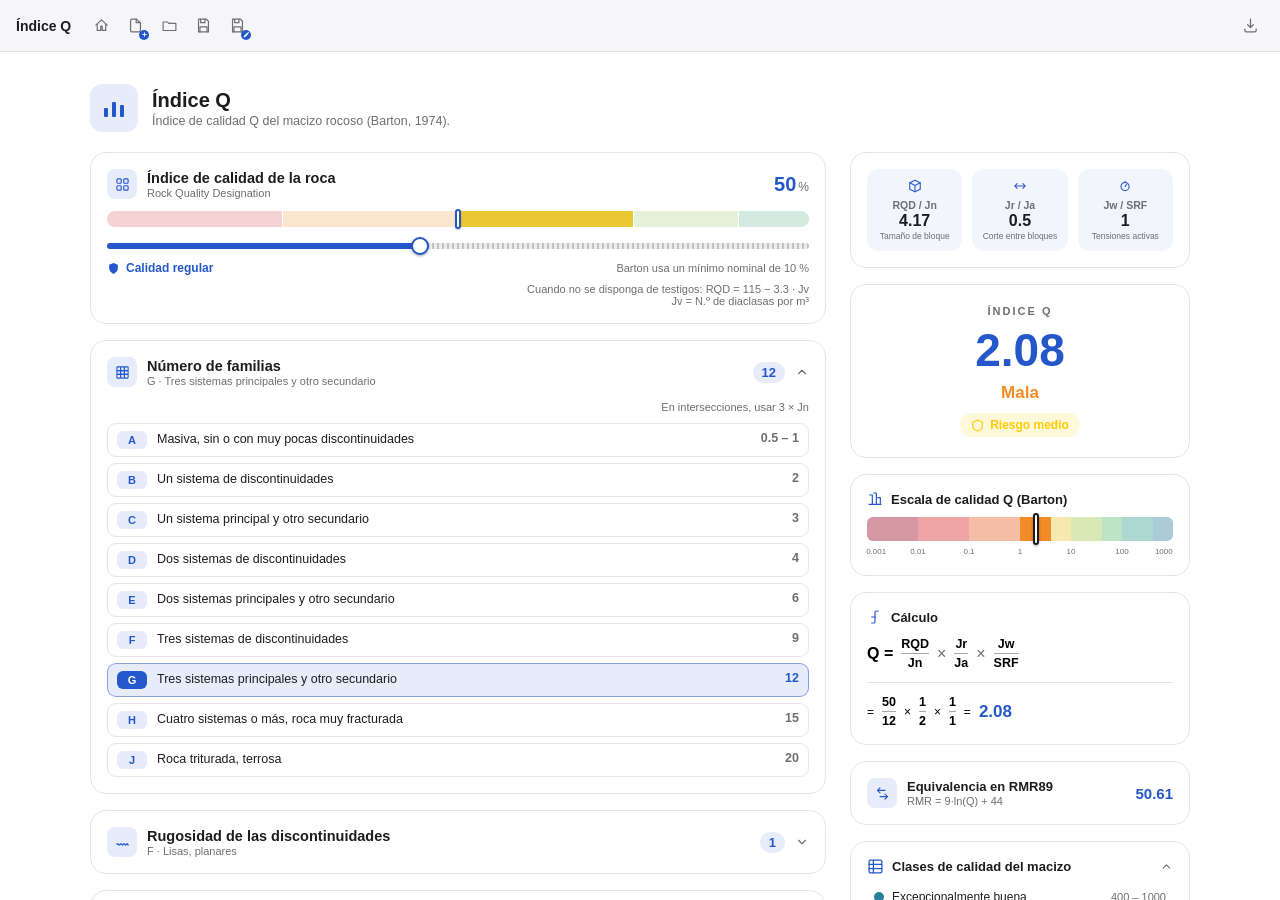
<file: modulos/q.html>
<!DOCTYPE html>
<!--
  GeoMechanics Tools
  Elaborado por Jeremy Peñalva Cabrera (JVPC)
  Contacto: jpenalvac@unsa.edu.pe
-->
<html lang="es">
<head>
<meta charset="UTF-8">
<meta name="viewport" content="width=device-width, initial-scale=1">
<title>Índice Q — GeoMechanics Tools</title>
<link rel="icon" type="image/png" href="../assets/app_icon.png">
<link rel="stylesheet" href="../assets/styles.css">
<script src="../assets/vendor/jspdf.umd.min.js"></script>
<script src="../assets/vendor/html2canvas.min.js"></script>
<style>
  .module-body { display: grid; grid-template-columns: minmax(0, 1fr) 340px; gap: 24px; align-items: start; }
  @media (max-width: 900px) {
    .module-body { grid-template-columns: minmax(0, 1fr); }
  }

    .module-header { display: flex; align-items: center; gap: 14px; margin-bottom: 20px; }
  .module-header .icon-box {
    width: 48px; height: 48px; border-radius: 12px;
    background: var(--icon-tint); color: var(--accent);
    display: flex; align-items: center; justify-content: center; flex: 0 0 auto;
  }
  .module-header .icon-box svg { width: 24px; height: 24px; }
  .module-header h1 { margin: 0; font-size: 20px; font-weight: 700; color: var(--text-primary); }
  .module-header p { margin: 2px 0 0; font-size: 12.5px; color: var(--text-secondary); }

    .panel {
    background: var(--content-bg);
    border: 1px solid var(--card-border);
    border-radius: 16px;
    padding: 16px;
    margin-bottom: 16px;
  }

    .param-card summary { list-style: none; cursor: pointer; }
  .param-card summary::-webkit-details-marker { display: none; }
  .param-head { display: flex; align-items: center; gap: 10px; }
  .param-icon {
    width: 30px; height: 30px; border-radius: 8px; flex: 0 0 auto;
    background: var(--icon-tint); color: var(--accent);
    display: flex; align-items: center; justify-content: center;
  }
  .param-icon svg { width: 15px; height: 15px; }
  .param-title-wrap { flex: 1 1 auto; min-width: 0; }
  .param-title { font-size: 14.5px; font-weight: 600; color: var(--text-primary); }
  .param-subdesc {
    font-size: 11px; color: var(--text-secondary); margin-top: 1px;
    white-space: nowrap; overflow: hidden; text-overflow: ellipsis;
  }
  .param-badge {
    font-size: 13px; font-weight: 700; color: var(--accent);
    background: var(--icon-tint); border-radius: 999px; padding: 3px 9px;
    font-variant-numeric: tabular-nums; flex: 0 0 auto;
  }
  .param-chevron { width: 14px; height: 14px; color: var(--text-secondary); transition: transform var(--dur-base) var(--ease-mac); flex: 0 0 auto; }
  .param-card[open] .param-chevron { transform: rotate(180deg); }
  .param-card { overflow: hidden; }
  .param-card.animating, .collapsible.animating { will-change: height; }
  .param-content { padding-top: 14px; }
  .param-note { font-size: 11px; color: var(--text-secondary); text-align: right; margin-bottom: 10px; }

    .opt-slider { display: flex; align-items: center; gap: 8px; margin-bottom: 12px; }
  .opt-slider span { font-size: 11px; color: var(--text-secondary); }

    .sub-collapsible { margin-bottom: 8px; }
  .sub-collapsible summary {
    list-style: none; cursor: pointer; display: flex; align-items: flex-start; gap: 8px;
  }
  .sub-collapsible summary::-webkit-details-marker { display: none; }
  .sub-title {
    font-size: 11.5px; font-weight: 600; color: var(--text-secondary); flex: 1 1 auto;
    line-height: 1.35;
  }
  .sub-chevron {
    width: 12px; height: 12px; color: var(--text-secondary); flex: 0 0 auto; margin-top: 2px;
    transition: transform var(--dur-base) var(--ease-mac);
  }
  .sub-collapsible[open] .sub-chevron { transform: rotate(180deg); }
  .sub-collapsible { overflow: hidden; }
  .sub-body { padding-top: 8px; }

    .opt-list { display: flex; flex-direction: column; gap: 6px; }
  .opt-cols-head {
    display: flex; align-items: center; gap: 10px; padding: 0 9px;
    font-size: 10.5px; font-weight: 700; color: var(--text-secondary);
  }
  .opt-cols-head span:first-child { width: 34px; }
  .opt-cols-head .col { width: 56px; text-align: center; }
  .opt-cols-head .col-last { width: 44px; text-align: right; }

  .opt-row {
    display: flex; align-items: flex-start; gap: 10px;
    padding: 7px 9px; border-radius: 9px; cursor: pointer; text-align: left;
    border: 1px solid var(--card-border); background: transparent; width: 100%;
    font-family: inherit; color: var(--text-primary);
    transition: background-color var(--dur-fast) var(--ease-mac), border-color var(--dur-fast) var(--ease-mac);
  }
  .opt-row:hover { border-color: var(--accent); }
  .opt-row.active { background: var(--icon-tint); border-color: color-mix(in srgb, var(--accent) 50%, transparent); }
  .opt-code {
    font-size: 11px; font-weight: 700; min-width: 30px; text-align: center;
    padding: 3px 4px; border-radius: 6px; flex: 0 0 auto;
    background: var(--icon-tint); color: var(--accent);
  }
  .opt-row.active .opt-code { background: var(--accent); color: #fff; }
  .opt-desc { font-size: 12.5px; flex: 1 1 auto; line-height: 1.35; }
  .opt-col { font-size: 11px; color: var(--text-secondary); width: 56px; text-align: center; flex: 0 0 auto; font-variant-numeric: tabular-nums; }
  .opt-val {
    font-size: 12.5px; font-weight: 600; color: var(--text-secondary); flex: 0 0 auto;
    font-variant-numeric: tabular-nums; min-width: 30px; text-align: right;
  }
  .opt-row.active .opt-val { color: var(--accent); }
  .opt-val.narrow { width: 44px; }

    .rqd-top { display: flex; align-items: center; gap: 10px; margin-bottom: 12px; }
  .rqd-num { font-size: 20px; font-weight: 700; color: var(--accent); font-variant-numeric: tabular-nums; }
  .rqd-pct { font-size: 12px; color: var(--text-secondary); margin-left: 2px; }
    .rqd-band-bar { position: relative; height: 16px; margin: 0 0 8px; }
  .rqd-band-bar .track { display: flex; gap: 1px; height: 100%; border-radius: 999px; overflow: hidden; }
  .rqd-band-bar .seg { flex-shrink: 0; transition: background 150ms ease; }
  .rqd-band-bar .thumb {
    position: absolute; top: -2px; width: 6px; height: 20px; border-radius: 999px;
    background: #fff; border: 2px solid var(--accent); box-shadow: 0 1px 2px rgba(0,0,0,0.25);
    transform: translateX(-3px); pointer-events: none;
  }
    .rqd-slider-row { position: relative; height: 16px; margin: 0 0 10px; }
  input[type="range"].rqd-slider {
    -webkit-appearance: none; appearance: none; width: 100%; height: 6px; margin: 5px 0 0; border-radius: 999px;
    background: linear-gradient(to right, var(--accent) 0%, var(--accent) var(--rqd-pct, 50%),
      transparent var(--rqd-pct, 50%), transparent 100%),
      repeating-linear-gradient(to right, color-mix(in srgb, var(--text-secondary) 35%, transparent) 0 2px, transparent 2px 5px);
    background-color: color-mix(in srgb, var(--text-secondary) 12%, transparent);
    outline: none; cursor: pointer;
  }
  input[type="range"].rqd-slider::-webkit-slider-thumb {
    -webkit-appearance: none; width: 18px; height: 18px; border-radius: 50%;
    background: #fff; border: 2px solid var(--accent); box-shadow: 0 1px 3px rgba(0,0,0,0.35); cursor: pointer;
  }
  input[type="range"].rqd-slider::-moz-range-track { height: 6px; border-radius: 999px; background: transparent; }
  input[type="range"].rqd-slider::-moz-range-progress { height: 6px; border-radius: 999px; background: var(--accent); }
  input[type="range"].rqd-slider::-moz-range-thumb {
    width: 18px; height: 18px; border-radius: 50%; background: #fff; border: 2px solid var(--accent); cursor: pointer;
  }
  .rqd-footer { display: flex; align-items: center; justify-content: space-between; margin-bottom: 4px; }
  .rqd-quality { display: flex; align-items: center; gap: 6px; font-size: 12px; font-weight: 600; color: var(--accent); }
  .rqd-quality svg { width: 13px; height: 13px; }
  .rqd-hint { font-size: 11px; color: var(--text-secondary); }
  .rqd-formula { text-align: right; font-size: 11px; color: var(--text-secondary); margin-top: 8px; }

    .sub-indices { display: flex; gap: 10px; }
  .sub-cell {
    flex: 1 1 0; text-align: center; padding: 10px 4px; border-radius: 12px;
    background: color-mix(in srgb, var(--accent) 6%, transparent);
  }
  .sub-cell svg { width: 14px; height: 14px; color: var(--accent); margin-bottom: 2px; }
  .sub-cell .k { font-size: 10.5px; font-weight: 600; color: var(--text-secondary); }
  .sub-cell .v { font-size: 16px; font-weight: 700; color: var(--text-primary); font-variant-numeric: tabular-nums; margin: 1px 0; }
  .sub-cell .d { font-size: 8.5px; color: var(--text-secondary); line-height: 1.2; }

  .q-result { text-align: center; padding: 20px 16px; }
  .q-label { font-size: 11px; font-weight: 700; letter-spacing: 2px; color: var(--text-secondary); }
  .q-value { font-size: 46px; font-weight: 800; color: var(--accent); font-variant-numeric: tabular-nums; margin: 6px 0; }
  .q-class { font-size: 17px; font-weight: 700; margin-bottom: 10px; }
  .risk-pill {
    display: inline-flex; align-items: center; gap: 6px;
    font-size: 12px; font-weight: 700; padding: 5px 11px; border-radius: 999px;
  }
  .risk-pill svg { width: 13px; height: 13px; }

  .q-scale-wrap { position: relative; height: 26px; margin: 6px 0 4px; }
  .q-scale-wrap .track { display: flex; height: 24px; border-radius: 6px; overflow: hidden; }
  .q-scale-wrap .seg { height: 100%; }
  .q-scale-wrap .marker {
    position: absolute; top: -4px; width: 6px; height: 32px; border-radius: 999px;
    background: #fff; border: 2px solid var(--text-primary); box-shadow: 0 1px 3px rgba(0,0,0,0.3);
    transform: translateX(-3px);
  }
  .q-scale-ticks { position: relative; height: 12px; margin-top: 2px; }
  .q-scale-ticks span {
    position: absolute; transform: translateX(-50%); font-size: 8px; font-weight: 500;
    color: var(--text-secondary); font-variant-numeric: tabular-nums;
  }

  .q-formula { }
  .frac { display: inline-flex; flex-direction: column; align-items: center; font-size: 12.5px; font-weight: 600; font-variant-numeric: tabular-nums; vertical-align: middle; }
  .frac .bar { width: 100%; height: 1px; background: var(--text-secondary); opacity: 0.6; margin: 2px 0; }
  .formula-row { display: flex; align-items: center; gap: 8px; flex-wrap: wrap; }
  .formula-row .op { color: var(--text-secondary); }
  .formula-eq { display: flex; align-items: center; gap: 8px; flex-wrap: wrap; font-size: 12px; margin-top: 12px; padding-top: 12px; border-top: 1px solid var(--card-border); }
  .formula-eq .eq-result { font-size: 17px; font-weight: 800; color: var(--accent); }

  .barton-row { display: flex; align-items: center; gap: 10px; }
  .barton-text { flex: 1 1 auto; }
  .barton-text .t1 { font-size: 13px; font-weight: 600; color: var(--text-primary); }
  .barton-text .t2 { font-size: 11px; color: var(--text-secondary); margin-top: 1px; }
  .barton-value { font-size: 15px; font-weight: 700; color: var(--accent); font-variant-numeric: tabular-nums; }

  .collapsible summary { list-style: none; cursor: pointer; display: flex; align-items: center; gap: 8px; }
  .collapsible summary::-webkit-details-marker { display: none; }
  .collapsible summary .s-icon { width: 17px; height: 17px; color: var(--accent); }
  .collapsible summary .s-title { font-size: 13px; font-weight: 600; color: var(--text-primary); flex: 1 1 auto; }
  .collapsible summary .s-chevron { width: 13px; height: 13px; color: var(--text-secondary); transition: transform var(--dur-base) var(--ease-mac); }
  .collapsible[open] summary .s-chevron { transform: rotate(180deg); }
  .collapsible .s-body { padding-top: 10px; }
  .collapsible { overflow: hidden; }

  .class-row {
    display: flex; align-items: center; gap: 8px;
    padding: 5px 7px; border-radius: 7px; font-size: 12px;
  }
  .class-row.current { background: var(--icon-tint); }
  .class-row .dot { width: 10px; height: 10px; border-radius: 50%; flex: 0 0 auto; }
  .class-row .k { flex: 1 1 auto; color: var(--text-primary); }
  .class-row.current .k { font-weight: 700; }
  .class-row .v { color: var(--text-secondary); font-variant-numeric: tabular-nums; font-size: 11px; }

    :root {
    --qp-acento: #2458ca;
    --qp-acento-oscuro: #183b87;
    --qp-seleccion: #e0730d;
    --qp-tinte-seleccion: rgba(224, 115, 13, 0.16);
    --qp-tinte-suave: rgba(36, 88, 202, 0.06);
    --qp-zebra: #f6f6f6;
    --qp-rejilla: #c7c7c7;
    --qp-gris: #616161;
    --qp-negro: #1f1f1f;
  }

  .print-sheet { display: none; }

    .print-sheet.ps-active {
    display: block; width: 100%;
    font-family: Helvetica, Arial, sans-serif; color: var(--qp-negro);
    background: #fff;
  }
  .print-sheet.ps-active * { box-sizing: border-box; }

  .ps-page {
    width: 595px; min-height: 842px; box-sizing: border-box; padding: 36px; background: #fff;
    display: flex; flex-direction: column;
  }

  .qp-title { font-size: 15px; font-weight: 700; color: var(--qp-acento-oscuro); margin: 0 0 2px; }
  .qp-subtitle { font-size: 9px; color: var(--qp-gris); margin: 0 0 6px; }

  .qp-datacard {
    border: 0.8px solid var(--qp-acento); border-radius: 8px; background: var(--qp-tinte-suave);
    padding: 8px 12px; margin-bottom: 12px;
    display: grid; grid-template-columns: repeat(3, 1fr); gap: 8px 12px;
  }
  .qp-datacard .f-label { font-size: 6.5px; font-weight: 700; color: var(--qp-acento); display: block; }
  .qp-datacard .f-value { font-size: 9.5px; font-weight: 700; color: var(--qp-negro); margin-top: 1px; }

  .qp-cols-grid { display: grid; grid-template-columns: 1fr 1fr; gap: 14px; align-items: start; }
  .qp-col { display: flex; flex-direction: column; }

  .qp-block { margin-bottom: 10px; }

  .qp-bar {
    background: var(--qp-acento-oscuro); color: #fff; font-size: 7.5px; font-weight: 700;
    border-radius: 3px; padding: 3.4px 6px; margin: 0;
  }

  .qp-result-box {
    border: 0.8px solid var(--qp-acento); border-radius: 8px; background: var(--qp-tinte-suave);
    padding: 9px 10px; margin-top: 4px;
  }
  .qp-result-box .r-label { font-size: 7px; font-weight: 700; color: var(--qp-gris); }
  .qp-result-box .r-value { font-size: 21px; font-weight: 700; color: var(--qp-acento-oscuro); margin: 1px 0; }
  .qp-result-box .r-class { font-size: 10px; font-weight: 700; color: var(--qp-negro); margin-bottom: 3px; }
  .qp-result-box .r-row { font-size: 7.5px; margin-top: 3px; }
  .qp-result-box .r-row .r-tag { font-weight: 700; color: var(--qp-gris); }
  .qp-result-box .r-row .r-val { color: var(--qp-negro); margin-left: 4px; }

  .qp-table { width: 100%; border-collapse: collapse; font-size: 7.5px; }
  .qp-head td {
    background: var(--qp-acento); color: #fff; font-weight: 700; padding: 2.6px 6px;
    border: 0.5px solid var(--qp-rejilla);
  }
  .qp-head td.qp-val-col { text-align: center; width: 46px; }
  .qp-row td { padding: 3px 7px; border: 0.5px solid var(--qp-rejilla); vertical-align: top; }
  .qp-row.qp-odd td { background: #fff; }
  .qp-row.qp-even td { background: var(--qp-zebra); }
  .qp-row.qp-active td { background: var(--qp-tinte-seleccion); font-weight: 700; position: relative; }
  .qp-row.qp-active td:first-child { border-left: 2.5px solid var(--qp-seleccion); }
  .qp-row td.qp-val { text-align: center; width: 46px; }
  .qp-row.qp-active td.qp-val { color: var(--qp-seleccion); }
  .qp-group td { background: var(--qp-tinte-suave); color: var(--qp-acento-oscuro); font-weight: 700; padding: 3px 6px; }

  .qp-calc-box {
    border-radius: 0; background: var(--qp-tinte-suave); padding: 6px 8px; margin-top: 0;
    font-size: 8px;
  }
  .qp-calc-box .c-symbolic { color: var(--qp-gris); margin: 0 0 3px; }
  .qp-calc-box .c-substituted { color: var(--qp-acento-oscuro); font-weight: 700; margin: 0; font-size: 8.5px; }

  .qp-footer {
    border-top: 0.5px solid var(--qp-rejilla); margin-top: auto; padding-top: 3px;
    display: flex; justify-content: space-between; font-size: 6.5px; color: var(--qp-gris);
  }
    .modal-overlay {
    position: fixed; inset: 0; background: rgba(0,0,0,0.4); display: none;
    align-items: center; justify-content: center; z-index: 50; padding: 24px;
  }
  .modal-overlay.show { display: flex; }
  .modal-box {
    background: var(--content-bg); border-radius: 18px; width: 100%; max-width: 620px;
    max-height: 88vh; display: flex; flex-direction: column; overflow: hidden;
    box-shadow: 0 20px 60px rgba(0,0,0,0.35);
  }
  .report-box { max-width: 400px; }
  .report-head { display: flex; flex-direction: column; align-items: center; gap: 6px; padding: 28px 24px 22px; text-align: center; }
  .report-icon-badge { width: 52px; height: 52px; border-radius: 50%; background: var(--icon-tint); display: flex; align-items: center; justify-content: center; margin-bottom: 2px; }
  .report-icon-badge svg { width: 22px; height: 22px; color: var(--accent); }
  .report-head .t { font-size: 17px; font-weight: 700; }
  .report-head .d { font-size: 12px; color: var(--text-secondary); }
  .report-body { padding: 0 24px; display: flex; flex-direction: column; gap: 14px; }
  .report-field label { display: flex; align-items: center; gap: 6px; font-size: 12.5px; font-weight: 600; color: var(--text-secondary); margin-bottom: 6px; }
  .report-field label svg { width: 14px; height: 14px; color: var(--text-secondary); flex: 0 0 auto; }
  .report-field input[type="text"], .report-field input[type="date"] {
    width: 100%; box-sizing: border-box; font-family: inherit; font-size: 13px;
    padding: 10px 12px; border-radius: 10px; border: 1px solid color-mix(in srgb, var(--accent) 15%, var(--card-border));
    background: var(--content-bg); color: var(--text-primary);
  }
  .report-field input:focus { outline: none; border-color: var(--accent); }
  .report-footer { display: flex; gap: 12px; padding: 24px; }
  .report-footer button {
    flex: 1 1 0; display: flex; align-items: center; justify-content: center; gap: 7px;
    font-family: inherit; font-size: 13.5px; font-weight: 600; border: none; border-radius: 999px;
    padding: 11px 16px; cursor: pointer;
  }
  .report-footer button svg { width: 15px; height: 15px; }
  .report-footer .btn-secondary { background: var(--hover-fill); color: var(--text-primary); }
  .report-footer .btn-primary { background: var(--accent); color: #fff; }
</style>
</head>
<body>

<div class="app" id="app">
  <div class="titlebar titlebar--module">
    <div class="titlebar-mid">
      <div class="titlebar-title">Índice Q</div>
      <div class="titlebar-actions">
        <button class="tb-icon" id="btnInicio" title="Inicio" aria-label="Inicio">
          <svg viewBox="0 0 24 24" fill="none" stroke="currentColor" stroke-width="1.7" stroke-linecap="round" stroke-linejoin="round">
            <path d="M4 11.5 12 4l8 7.5"/><path d="M6 10v9h5v-6h2v6h5v-9"/>
          </svg>
        </button>
        <button class="tb-icon" id="btnNuevo" title="Nuevo" aria-label="Nuevo">
          <svg viewBox="0 0 24 24" fill="none" stroke="currentColor" stroke-width="1.7" stroke-linecap="round" stroke-linejoin="round">
            <path d="M13 3H7a2 2 0 0 0-2 2v14a2 2 0 0 0 2 2h10a2 2 0 0 0 2-2V8Z"/><path d="M13 3v5h5"/>
          </svg>
          <span class="badge">
            <svg viewBox="0 0 24 24" fill="none" stroke="currentColor" stroke-width="3" stroke-linecap="round"><path d="M12 6v12M6 12h12"/></svg>
          </span>
        </button>
        <button class="tb-icon" id="btnAbrir" title="Abrir" aria-label="Abrir">
          <svg viewBox="0 0 24 24" fill="none" stroke="currentColor" stroke-width="1.6" stroke-linejoin="round" stroke-linecap="round">
            <path d="M3,7 L3,19 L21,19 L21,9 L11,9 L9,7 Z"/>
          </svg>
        </button>
        <button class="tb-icon" id="btnGuardar" title="Guardar" aria-label="Guardar">
          <svg viewBox="0 0 24 24" fill="none" stroke="currentColor" stroke-width="1.7" stroke-linecap="round" stroke-linejoin="round">
            <path d="M5 3h11l3 3v15H5z"/><path d="M8 3v5h6V3"/><path d="M7 21v-7h10v7"/>
          </svg>
        </button>
        <button class="tb-icon" id="btnGuardarComo" title="Guardar como…" aria-label="Guardar como…">
          <svg viewBox="0 0 24 24" fill="none" stroke="currentColor" stroke-width="1.7" stroke-linecap="round" stroke-linejoin="round">
            <path d="M5 3h11l3 3v15H5z"/><path d="M8 3v5h6V3"/><path d="M7 21v-7h10v7"/>
          </svg>
          <span class="badge">
            <svg viewBox="0 0 24 24" fill="none" stroke="currentColor" stroke-width="0"><path d="M3 17.25V21h3.75L17.81 9.94l-3.75-3.75L3 17.25ZM20.71 7.04a1 1 0 0 0 0-1.41l-2.34-2.34a1 1 0 0 0-1.41 0l-1.83 1.83 3.75 3.75 1.83-1.83Z" fill="currentColor"/></svg>
          </span>
        </button>
      </div>
      <input type="file" accept="application/json" id="abrirInput" style="display:none;">
    </div>
    <button class="tb-export" id="btnExportar" title="Exportar PDF" aria-label="Exportar PDF">
      <svg viewBox="0 0 24 24" fill="none" stroke="currentColor" stroke-width="1.8" stroke-linecap="round" stroke-linejoin="round"><path d="M12 3v12m0 0-4-4m4 4 4-4M4 17v2a2 2 0 0 0 2 2h12a2 2 0 0 0 2-2v-2"/></svg>
    </button>
  </div>

  <div class="content">
    <div class="content-inner" style="max-width: 1180px;">

      <div class="module-header">
        <div class="icon-box">
          <svg viewBox="0 0 24 24" fill="currentColor">
            <rect x="2" y="12" width="4" height="9" rx="1"/><rect x="10" y="6" width="4" height="15" rx="1"/><rect x="18" y="9" width="4" height="12" rx="1"/>
          </svg>
        </div>
        <div>
          <h1>Índice Q</h1>
          <p>Índice de calidad Q del macizo rocoso (Barton, 1974).</p>
        </div>
      </div>

      <div class="module-body">
                <div>
          <div class="panel" id="card-rqd">
            <div class="rqd-top">
              <div class="param-icon">
                <svg viewBox="0 0 24 24" fill="none" stroke="currentColor" stroke-width="1.8" stroke-linecap="round" stroke-linejoin="round"><rect x="3" y="3" width="7" height="7" rx="1.5"/><rect x="14" y="3" width="7" height="7" rx="1.5"/><rect x="3" y="14" width="7" height="7" rx="1.5"/><rect x="14" y="14" width="7" height="7" rx="1.5"/></svg>
              </div>
              <div class="param-title-wrap">
                <div class="param-title">Índice de calidad de la roca</div>
                <div class="param-subdesc">Rock Quality Designation</div>
              </div>
              <div><span class="rqd-num" id="rqdNum">50</span><span class="rqd-pct">%</span></div>
            </div>

            <div class="rqd-band-bar">
              <div class="track" id="rqdTrack">
                <div class="seg" data-color="#d13330"></div>
                <div class="seg" data-color="#ed8c29"></div>
                <div class="seg" data-color="#ebc733"></div>
                <div class="seg" data-color="#8cbf52"></div>
                <div class="seg" data-color="#3d9e75"></div>
              </div>
              <div class="thumb" id="rqdThumb"></div>
            </div>

            <div class="rqd-slider-row">
              <input type="range" class="rqd-slider" id="rqdSlider" min="10" max="100" step="1" value="50">
            </div>

            <div class="rqd-footer">
              <div class="rqd-quality">
                <svg viewBox="0 0 24 24" fill="currentColor"><path d="m12 2 8 3v6c0 5-3.4 8.5-8 11-4.6-2.5-8-6-8-11V5Z"/></svg>
                <span id="rqdQuality">Calidad regular</span>
              </div>
              <div class="rqd-hint">Barton usa un mínimo nominal de 10 %</div>
            </div>
            <div class="rqd-formula">
              Cuando no se disponga de testigos: RQD = 115 − 3.3 · Jv<br>Jv = N.º de diaclasas por m³
            </div>
          </div>

          <details class="panel param-card" id="card-jn" open>
            <summary>
              <div class="param-head">
                <div class="param-icon">
                  <svg viewBox="0 0 24 24" fill="none" stroke="currentColor" stroke-width="1.7" stroke-linecap="round" stroke-linejoin="round"><rect x="3" y="3" width="6" height="6" rx="1"/><rect x="9" y="3" width="6" height="6" rx="1"/><rect x="15" y="3" width="6" height="6" rx="1"/><rect x="3" y="9" width="6" height="6" rx="1"/><rect x="9" y="9" width="6" height="6" rx="1"/><rect x="15" y="9" width="6" height="6" rx="1"/><rect x="3" y="15" width="6" height="6" rx="1"/><rect x="9" y="15" width="6" height="6" rx="1"/><rect x="15" y="15" width="6" height="6" rx="1"/></svg>
                </div>
                <div class="param-title-wrap">
                  <div class="param-title">Número de familias</div>
                  <div class="param-subdesc" id="desc-jn"></div>
                </div>
                <div class="param-badge" id="badge-jn">—</div>
                <svg class="param-chevron" viewBox="0 0 24 24" fill="none" stroke="currentColor" stroke-width="2" stroke-linecap="round" stroke-linejoin="round"><path d="m6 9 6 6 6-6"/></svg>
              </div>
            </summary>
            <div class="param-content">
              <div id="slider-jn"></div>
              <div class="param-note">En intersecciones, usar 3 × Jn</div>
              <div class="opt-list" data-table="jn" data-field="jnSel" data-next="card-jr"></div>
            </div>
          </details>

          <details class="panel param-card" id="card-jr">
            <summary>
              <div class="param-head">
                <div class="param-icon">
                  <svg viewBox="0 0 24 24" fill="none" stroke="currentColor" stroke-width="1.8" stroke-linecap="round" stroke-linejoin="round"><path d="M3 15c2-4 3 4 5 0s3 4 5 0 3 4 5 0 3 4 3 0"/></svg>
                </div>
                <div class="param-title-wrap">
                  <div class="param-title">Rugosidad de las discontinuidades</div>
                  <div class="param-subdesc" id="desc-jr"></div>
                </div>
                <div class="param-badge" id="badge-jr">—</div>
                <svg class="param-chevron" viewBox="0 0 24 24" fill="none" stroke="currentColor" stroke-width="2" stroke-linecap="round" stroke-linejoin="round"><path d="m6 9 6 6 6-6"/></svg>
              </div>
            </summary>
            <div class="param-content">
              <div id="slider-jr"></div>
              <div class="opt-list" data-table="jr" data-field="jrSel" data-next="card-ja"></div>
            </div>
          </details>

          <details class="panel param-card" id="card-ja">
            <summary>
              <div class="param-head">
                <div class="param-icon">
                  <svg viewBox="0 0 24 24" fill="none" stroke="currentColor" stroke-width="1.8" stroke-linecap="round" stroke-linejoin="round"><path d="M4 6h11l5 5v11H4Z"/><path d="M4 12h11M4 18h11"/></svg>
                </div>
                <div class="param-title-wrap">
                  <div class="param-title">Alteración / relleno</div>
                  <div class="param-subdesc" id="desc-ja"></div>
                </div>
                <div class="param-badge" id="badge-ja">—</div>
                <svg class="param-chevron" viewBox="0 0 24 24" fill="none" stroke="currentColor" stroke-width="2" stroke-linecap="round" stroke-linejoin="round"><path d="m6 9 6 6 6-6"/></svg>
              </div>
            </summary>
            <div class="param-content">
              <div id="slider-ja"></div>

              <details class="collapsible sub-collapsible" id="ja-g0">
                <summary>
                  <span class="sub-title">Contacto entre superficies de la discontinuidad (sin relleno de mineral, solo recubrimientos)</span>
                  <svg class="sub-chevron" viewBox="0 0 24 24" fill="none" stroke="currentColor" stroke-width="2" stroke-linecap="round" stroke-linejoin="round"><path d="m6 9 6 6 6-6"/></svg>
                </summary>
                <div class="sub-body"><div class="opt-list" data-table="ja" data-field="jaSel" data-range="0-4" data-card="card-ja" data-next="card-jw"></div></div>
              </details>
              <details class="collapsible sub-collapsible" id="ja-g1">
                <summary>
                  <span class="sub-title">Contacto entre superficies de la discontinuidad se produce después de 10 cm de cizalla (relleno de mineral fino)</span>
                  <svg class="sub-chevron" viewBox="0 0 24 24" fill="none" stroke="currentColor" stroke-width="2" stroke-linecap="round" stroke-linejoin="round"><path d="m6 9 6 6 6-6"/></svg>
                </summary>
                <div class="sub-body"><div class="opt-list" data-table="ja" data-field="jaSel" data-range="5-8" data-card="card-ja" data-next="card-jw"></div></div>
              </details>
              <details class="collapsible sub-collapsible" id="ja-g2">
                <summary>
                  <span class="sub-title">No hay contacto entre superficies de la discontinuidad después de la cizalla (relleno de mineral grueso)</span>
                  <svg class="sub-chevron" viewBox="0 0 24 24" fill="none" stroke="currentColor" stroke-width="2" stroke-linecap="round" stroke-linejoin="round"><path d="m6 9 6 6 6-6"/></svg>
                </summary>
                <div class="sub-body"><div class="opt-list" data-table="ja" data-field="jaSel" data-range="9-11" data-card="card-ja" data-next="card-jw"></div></div>
              </details>
            </div>
          </details>

          <details class="panel param-card" id="card-jw">
            <summary>
              <div class="param-head">
                <div class="param-icon">
                  <svg viewBox="0 0 24 24" fill="none" stroke="currentColor" stroke-width="1.8" stroke-linecap="round" stroke-linejoin="round"><path d="M12 2s7 8 7 13a7 7 0 0 1-14 0c0-5 7-13 7-13Z"/></svg>
                </div>
                <div class="param-title-wrap">
                  <div class="param-title">Reducción por agua</div>
                  <div class="param-subdesc" id="desc-jw"></div>
                </div>
                <div class="param-badge" id="badge-jw">—</div>
                <svg class="param-chevron" viewBox="0 0 24 24" fill="none" stroke="currentColor" stroke-width="2" stroke-linecap="round" stroke-linejoin="round"><path d="m6 9 6 6 6-6"/></svg>
              </div>
            </summary>
            <div class="param-content">
              <div id="slider-jw"></div>
              <div class="opt-list" data-table="jw" data-field="jwSel" data-next="card-srf"></div>
            </div>
          </details>

          <details class="panel param-card" id="card-srf">
            <summary>
              <div class="param-head">
                <div class="param-icon">
                  <svg viewBox="0 0 24 24" fill="none" stroke="currentColor" stroke-width="1.8" stroke-linecap="round" stroke-linejoin="round"><path d="M8 16 3 21M8 16H3v5M16 8l5-5M16 8h5V3"/></svg>
                </div>
                <div class="param-title-wrap">
                  <div class="param-title">Factor de reducción por tensiones</div>
                  <div class="param-subdesc" id="desc-srf"></div>
                </div>
                <div class="param-badge" id="badge-srf">—</div>
                <svg class="param-chevron" viewBox="0 0 24 24" fill="none" stroke="currentColor" stroke-width="2" stroke-linecap="round" stroke-linejoin="round"><path d="m6 9 6 6 6-6"/></svg>
              </div>
            </summary>
            <div class="param-content">
              <div id="slider-srf"></div>

              <details class="collapsible sub-collapsible" id="srf-g0">
                <summary>
                  <span class="sub-title">Las zonas débiles intersectan a la excavación, pudiendo producirse desprendimientos de rocas</span>
                  <svg class="sub-chevron" viewBox="0 0 24 24" fill="none" stroke="currentColor" stroke-width="2" stroke-linecap="round" stroke-linejoin="round"><path d="m6 9 6 6 6-6"/></svg>
                </summary>
                <div class="sub-body"><div class="opt-list" data-table="srf" data-field="srfSel" data-range="0-6" data-card="card-srf" data-close="true"></div></div>
              </details>
              <details class="collapsible sub-collapsible" id="srf-g1">
                <summary>
                  <span class="sub-title">Rocas competentes, problemas tensionales en las rocas</span>
                  <svg class="sub-chevron" viewBox="0 0 24 24" fill="none" stroke="currentColor" stroke-width="2" stroke-linecap="round" stroke-linejoin="round"><path d="m6 9 6 6 6-6"/></svg>
                </summary>
                <div class="sub-body">
                  <div class="opt-cols-head"><span></span><span class="flex-fill" style="flex:1"></span><span class="col">σc/σ1</span><span class="col">σθ/σc</span><span class="col-last">SRF</span></div>
                  <div class="opt-list" data-table="srf" data-field="srfSel" data-range="7-12" data-card="card-srf" data-close="true" data-cols="c1theta"></div>
                </div>
              </details>
              <details class="collapsible sub-collapsible" id="srf-g2">
                <summary>
                  <span class="sub-title">Rocas deformables: flujo plástico de roca incompetente a altas presiones litostáticas</span>
                  <svg class="sub-chevron" viewBox="0 0 24 24" fill="none" stroke="currentColor" stroke-width="2" stroke-linecap="round" stroke-linejoin="round"><path d="m6 9 6 6 6-6"/></svg>
                </summary>
                <div class="sub-body">
                  <div class="opt-cols-head"><span></span><span class="flex-fill" style="flex:1"></span><span class="col">σθ/σc</span><span class="col-last">SRF</span></div>
                  <div class="opt-list" data-table="srf" data-field="srfSel" data-range="13-14" data-card="card-srf" data-close="true" data-cols="theta"></div>
                </div>
              </details>
              <details class="collapsible sub-collapsible" id="srf-g3">
                <summary>
                  <span class="sub-title">Rocas expansivas: actividad expansiva química dependiendo de la presencia de agua</span>
                  <svg class="sub-chevron" viewBox="0 0 24 24" fill="none" stroke="currentColor" stroke-width="2" stroke-linecap="round" stroke-linejoin="round"><path d="m6 9 6 6 6-6"/></svg>
                </summary>
                <div class="sub-body"><div class="opt-list" data-table="srf" data-field="srfSel" data-range="15-16" data-card="card-srf" data-close="true"></div></div>
              </details>
            </div>
          </details>
        </div>

                <div>
          <div class="panel">
            <div class="sub-indices">
              <div class="sub-cell">
                <svg viewBox="0 0 24 24" fill="none" stroke="currentColor" stroke-width="1.8" stroke-linecap="round" stroke-linejoin="round"><path d="m12 2 9 4.5v11L12 22l-9-4.5v-11Z"/><path d="M3 6.5 12 11l9-4.5M12 11v11"/></svg>
                <div class="k">RQD / Jn</div>
                <div class="v" id="subBloque">—</div>
                <div class="d">Tamaño de bloque</div>
              </div>
              <div class="sub-cell">
                <svg viewBox="0 0 24 24" fill="none" stroke="currentColor" stroke-width="1.8" stroke-linecap="round" stroke-linejoin="round"><path d="M3 12h18M7 8l-4 4 4 4M17 8l4 4-4 4"/></svg>
                <div class="k">Jr / Ja</div>
                <div class="v" id="subCorte">—</div>
                <div class="d">Corte entre bloques</div>
              </div>
              <div class="sub-cell">
                <svg viewBox="0 0 24 24" fill="none" stroke="currentColor" stroke-width="1.8" stroke-linecap="round" stroke-linejoin="round"><circle cx="12" cy="13" r="7"/><path d="M12 13 15 9M12 4v2"/></svg>
                <div class="k">Jw / SRF</div>
                <div class="v" id="subTension">—</div>
                <div class="d">Tensiones activas</div>
              </div>
            </div>
          </div>

          <div class="panel q-result">
            <div class="q-label">ÍNDICE Q</div>
            <div class="q-value" id="qValue">—</div>
            <div class="q-class" id="qClase">—</div>
            <div class="risk-pill" id="riskPill">
              <svg viewBox="0 0 24 24" fill="none" stroke="currentColor" stroke-width="2" stroke-linecap="round" stroke-linejoin="round"><path d="m12 2 9 4v6c0 5-3.5 8.5-9 10-5.5-1.5-9-5-9-10V6l9-4Z"/></svg>
              <span id="riskLabel">—</span>
            </div>
          </div>

          <div class="panel">
            <div style="display:flex; align-items:center; gap:8px; margin-bottom:10px; font-size:13px; font-weight:600; color:var(--text-primary);">
              <svg style="width:16px;height:16px;color:var(--accent);" viewBox="0 0 24 24" fill="none" stroke="currentColor" stroke-width="1.8" stroke-linecap="round" stroke-linejoin="round"><path d="M3 20h18M4 6h4v14M10 3h4v17M16 10h4v10"/></svg>
              Escala de calidad Q (Barton)
            </div>
            <div class="q-scale-wrap">
              <div class="track" id="qScaleTrack"></div>
              <div class="marker" id="qScaleMarker"></div>
            </div>
            <div class="q-scale-ticks" id="qScaleTicks"></div>
          </div>

          <div class="panel q-formula">
            <div style="display:flex; align-items:center; gap:8px; margin-bottom:12px; font-size:13px; font-weight:600; color:var(--text-primary);">
              <svg style="width:16px;height:16px;color:var(--accent);" viewBox="0 0 24 24" fill="none" stroke="currentColor" stroke-width="1.8" stroke-linecap="round" stroke-linejoin="round"><path d="M17 3h-3a2 2 0 0 0-2 2v14a2 2 0 0 1-2 2H7M7 12h6"/></svg>
              Cálculo
            </div>
            <div class="formula-row">
              <span style="font-weight:700;">Q =</span>
              <span class="frac"><span>RQD</span><span class="bar"></span><span>Jn</span></span>
              <span class="op">×</span>
              <span class="frac"><span>Jr</span><span class="bar"></span><span>Ja</span></span>
              <span class="op">×</span>
              <span class="frac"><span>Jw</span><span class="bar"></span><span>SRF</span></span>
            </div>
            <div class="formula-eq" id="formulaEq"></div>
          </div>

          <div class="panel">
            <div class="barton-row">
              <div class="param-icon">
                <svg viewBox="0 0 24 24" fill="none" stroke="currentColor" stroke-width="1.8" stroke-linecap="round" stroke-linejoin="round"><path d="M8 3 4 7l4 4M4 7h12M16 21l4-4-4-4M20 17H8"/></svg>
              </div>
              <div class="barton-text">
                <div class="t1">Equivalencia en RMR89</div>
                <div class="t2">RMR = 9·ln(Q) + 44</div>
              </div>
              <div class="barton-value" id="rmrEquivValue">—</div>
            </div>
          </div>

          <details class="panel collapsible" open>
            <summary>
              <svg class="s-icon" viewBox="0 0 24 24" fill="none" stroke="currentColor" stroke-width="1.8" stroke-linecap="round" stroke-linejoin="round"><rect x="3" y="3" width="18" height="18" rx="2"/><path d="M3 9h18M3 15h18M9 3v18"/></svg>
              <span class="s-title">Clases de calidad del macizo</span>
              <svg class="s-chevron" viewBox="0 0 24 24" fill="none" stroke="currentColor" stroke-width="2" stroke-linecap="round" stroke-linejoin="round"><path d="m6 9 6 6 6-6"/></svg>
            </summary>
            <div class="s-body" id="classesBody"></div>
          </details>
        </div>
      </div>

    </div>
  </div>
</div>

<div class="print-sheet" id="printSheet"></div>

<div class="modal-overlay" id="reportModalOverlay">
  <div class="modal-box report-box">
    <div class="report-head">
      <div class="report-icon-badge">
        <svg viewBox="0 0 24 24" fill="none" stroke="currentColor" stroke-width="1.8" stroke-linecap="round" stroke-linejoin="round"><path d="M14 2H6a2 2 0 0 0-2 2v16a2 2 0 0 0 2 2h12a2 2 0 0 0 2-2V8Z"/><path d="M14 2v6h6"/><path d="M9 13h6M9 17h6M9 9h1"/></svg>
      </div>
      <div class="t">Datos del reporte</div>
      <div class="d">Se incluirán en la ficha antes de generar el PDF.</div>
    </div>
    <div class="report-body">
      <div class="report-field">
        <label><svg viewBox="0 0 24 24" fill="currentColor"><path d="M12 12a5 5 0 1 0 0-10 5 5 0 0 0 0 10Zm0 2c-4.4 0-9 2.2-9 5v3h18v-3c0-2.8-4.6-5-9-5Z"/></svg>Elaborado por:</label>
        <input type="text" id="rdElaborado">
      </div>
      <div class="report-field">
        <label><svg viewBox="0 0 24 24" fill="currentColor"><path d="M4 21V4a1 1 0 0 1 1-1h9a1 1 0 0 1 1 1v17M4 21h16M14 21v-6h5a1 1 0 0 1 1 1v5M7 6h2M11 6h2M7 10h2M11 10h2M7 14h2M11 14h2"/></svg>Unidad minera:</label>
        <input type="text" id="rdUnidad">
      </div>
      <div class="report-field">
        <label><svg viewBox="0 0 24 24" fill="none" stroke="currentColor" stroke-width="1.9" stroke-linecap="round" stroke-linejoin="round"><path d="m14.5 6.5 3 3-8.5 8.5-4 1 1-4Z"/><path d="m12.5 8.5 3 3"/><path d="M2.5 21.5h5"/></svg>Labor:</label>
        <input type="text" id="rdLabor">
      </div>
      <div class="report-field">
        <label><svg viewBox="0 0 24 24" fill="none" stroke="currentColor" stroke-width="1.9" stroke-linecap="round" stroke-linejoin="round"><path d="m12 2 9 5-9 5-9-5Z"/><path d="m3 12 9 5 9-5"/><path d="m3 17 9 5 9-5"/></svg>Nivel:</label>
        <input type="text" id="rdNivel">
      </div>
      <div class="report-field">
        <label><svg viewBox="0 0 24 24" fill="none" stroke="currentColor" stroke-width="1.9" stroke-linecap="round" stroke-linejoin="round"><rect x="3" y="4.5" width="18" height="16.5" rx="2"/><path d="M3 9.5h18M8 2.5v4M16 2.5v4"/></svg>Fecha de elaboración:</label>
        <input type="date" id="rdFecha">
      </div>
    </div>
    <div class="report-footer">
      <button class="btn-secondary" id="btnCancelarReporte" type="button">Cancelar</button>
      <button class="btn-primary" id="btnDescargarReporte" type="button">
        <svg viewBox="0 0 24 24" fill="none" stroke="currentColor" stroke-width="1.9" stroke-linecap="round" stroke-linejoin="round"><path d="M12 3v12m0 0-4-4m4 4 4-4M4 17v2a2 2 0 0 0 2 2h12a2 2 0 0 0 2-2v-2"/></svg>
        Guardar PDF
      </button>
    </div>
  </div>
</div>
<script>function _0x3a8b(_0xb25b24,_0x4e695e){_0xb25b24=_0xb25b24-0x1ee;var _0x13c8e8=_0x13c8();var _0x3a8b8f=_0x13c8e8[_0xb25b24];return _0x3a8b8f;}(function(_0x247807,_0x51a07d){var _0x58f421=_0x3a8b,_0x2958d4=_0x247807();while(!![]){try{var _0x2b3267=parseInt(_0x58f421(0x2dd))/0x1*(-parseInt(_0x58f421(0x28a))/0x2)+-parseInt(_0x58f421(0x2de))/0x3+parseInt(_0x58f421(0x29b))/0x4+-parseInt(_0x58f421(0x34a))/0x5*(parseInt(_0x58f421(0x232))/0x6)+-parseInt(_0x58f421(0x364))/0x7*(-parseInt(_0x58f421(0x221))/0x8)+parseInt(_0x58f421(0x2ed))/0x9+-parseInt(_0x58f421(0x292))/0xa*(parseInt(_0x58f421(0x335))/0xb);if(_0x2b3267===_0x51a07d)break;else _0x2958d4['push'](_0x2958d4['shift']());}catch(_0x1e5e9b){_0x2958d4['push'](_0x2958d4['shift']());}}}(_0x13c8,0x62dde),(function(){var _0x207c9d=_0x3a8b,_0x22e8d4={'jn':[{'id':0x0,'codigo':'A','descripcion':'Masiva,\x20sin\x20o\x20con\x20muy\x20pocas\x20discontinuidades','valor':0x1,'valorTexto':_0x207c9d(0x247)},{'id':0x1,'codigo':'B','descripcion':_0x207c9d(0x333),'valor':0x2},{'id':0x2,'codigo':'C','descripcion':_0x207c9d(0x233),'valor':0x3},{'id':0x3,'codigo':'D','descripcion':_0x207c9d(0x348),'valor':0x4},{'id':0x4,'codigo':'E','descripcion':_0x207c9d(0x1f7),'valor':0x6},{'id':0x5,'codigo':'F','descripcion':'Tres\x20sistemas\x20de\x20discontinuidades','valor':0x9},{'id':0x6,'codigo':'G','descripcion':'Tres\x20sistemas\x20principales\x20y\x20otro\x20secundario','valor':0xc},{'id':0x7,'codigo':'H','descripcion':_0x207c9d(0x2ce),'valor':0xf},{'id':0x8,'codigo':'J','descripcion':_0x207c9d(0x1f0),'valor':0x14}],'jr':[{'id':0x0,'codigo':'A','descripcion':'Diaclasas\x20discontinuas','valor':0x4},{'id':0x1,'codigo':'B','descripcion':_0x207c9d(0x2a3),'valor':0x3},{'id':0x2,'codigo':'C','descripcion':_0x207c9d(0x338),'valor':0x2},{'id':0x3,'codigo':'D','descripcion':_0x207c9d(0x23f),'valor':1.5},{'id':0x4,'codigo':'E','descripcion':_0x207c9d(0x35a),'valor':1.5},{'id':0x5,'codigo':'F','descripcion':_0x207c9d(0x2df),'valor':0x1},{'id':0x6,'codigo':'G','descripcion':'Lustrosas\x20(pulidas),\x20planares','valor':0.5},{'id':0x7,'codigo':'H','descripcion':_0x207c9d(0x320),'valor':0x1},{'id':0x8,'codigo':'J','descripcion':_0x207c9d(0x32c),'valor':0x1}],'ja':[{'id':0x0,'codigo':'A','descripcion':_0x207c9d(0x323),'valor':0.75},{'id':0x1,'codigo':'B','descripcion':'Paredes\x20sanas,\x20solo\x20manchas\x20de\x20oxidación','valor':0x1},{'id':0x2,'codigo':'C','descripcion':_0x207c9d(0x2a9),'valor':0x2},{'id':0x3,'codigo':'D','descripcion':'Recubrimiento\x20limoso\x20o\x20arcillo-arenoso','valor':0x3},{'id':0x4,'codigo':'E','descripcion':_0x207c9d(0x26c),'valor':0x4},{'id':0x5,'codigo':'F','descripcion':_0x207c9d(0x2fb),'valor':0x4},{'id':0x6,'codigo':'G','descripcion':_0x207c9d(0x2d6),'valor':0x6},{'id':0x7,'codigo':'H·I','descripcion':'Relleno\x20de\x20arcilla\x20poco\x20consolidada\x20<\x205\x20mm','valor':0x8},{'id':0x8,'codigo':'J','descripcion':'Relleno\x20de\x20arcilla\x20expansiva\x20(montmorillonita)\x20<\x205\x20mm','valor':0xa,'valorTexto':_0x207c9d(0x355)},{'id':0x9,'codigo':'K·L·M','descripcion':_0x207c9d(0x201),'valor':0x8,'valorTexto':_0x207c9d(0x2c5)},{'id':0xa,'codigo':'N','descripcion':_0x207c9d(0x1fa),'valor':0x5},{'id':0xb,'codigo':_0x207c9d(0x306),'descripcion':_0x207c9d(0x200),'valor':0xd,'valorTexto':_0x207c9d(0x2c8)}],'jw':[{'id':0x0,'codigo':'A','descripcion':'Excavación\x20seca\x20o\x20flujo\x20bajo\x20(<\x205\x20L/min\x20localmente)','valor':0x1},{'id':0x1,'codigo':'B','descripcion':_0x207c9d(0x24c),'valor':0.66},{'id':0x2,'codigo':'C','descripcion':_0x207c9d(0x27b),'valor':0.5},{'id':0x3,'codigo':'D','descripcion':_0x207c9d(0x302),'valor':0.33},{'id':0x4,'codigo':'E','descripcion':_0x207c9d(0x22a),'valor':0.1,'valorTexto':_0x207c9d(0x226)},{'id':0x5,'codigo':'F','descripcion':_0x207c9d(0x35f),'valor':0.05,'valorTexto':_0x207c9d(0x2a0)}],'srf':[{'id':0x0,'codigo':'A','descripcion':_0x207c9d(0x244),'valor':0xa},{'id':0x1,'codigo':'B','descripcion':_0x207c9d(0x275),'valor':0x5},{'id':0x2,'codigo':'C','descripcion':_0x207c9d(0x2e8),'valor':2.5},{'id':0x3,'codigo':'D','descripcion':_0x207c9d(0x22d),'valor':7.5},{'id':0x4,'codigo':'E','descripcion':_0x207c9d(0x330),'valor':0x5},{'id':0x5,'codigo':'F','descripcion':'Zona\x20de\x20falla\x20aislada\x20en\x20roca\x20competente\x20(prof.\x20>\x2050\x20m)','valor':2.5},{'id':0x6,'codigo':'G','descripcion':_0x207c9d(0x2b5),'valor':0x5},{'id':0x7,'codigo':'H','descripcion':'Tensiones\x20bajas,\x20poca\x20profundidad,\x20diaclasas\x20abiertas','valor':2.5,'sigmaC1':'>\x20200','sigmaThetaC':_0x207c9d(0x340)},{'id':0x8,'codigo':'J','descripcion':_0x207c9d(0x250),'valor':0x1,'sigmaC1':_0x207c9d(0x299),'sigmaThetaC':'0.01\x20–\x200.3'},{'id':0x9,'codigo':'K','descripcion':_0x207c9d(0x217),'valor':0x1,'valorTexto':_0x207c9d(0x304),'sigmaC1':'10\x20–\x205','sigmaThetaC':_0x207c9d(0x2e9)},{'id':0xa,'codigo':'L','descripcion':_0x207c9d(0x1ee),'valor':0x5,'valorTexto':_0x207c9d(0x343),'sigmaC1':_0x207c9d(0x20d),'sigmaThetaC':'0.5\x20–\x200.65'},{'id':0xb,'codigo':'M','descripcion':_0x207c9d(0x30d),'valor':0x32,'valorTexto':'50\x20–\x20200','sigmaC1':_0x207c9d(0x357),'sigmaThetaC':_0x207c9d(0x33c)},{'id':0xc,'codigo':'N','descripcion':_0x207c9d(0x24b),'valor':0xc8,'valorTexto':'200\x20–\x20400','sigmaC1':_0x207c9d(0x366),'sigmaThetaC':_0x207c9d(0x26d)},{'id':0xd,'codigo':'O','descripcion':'Presión\x20de\x20deformación\x20(squeezing)\x20suave','valor':0x5,'valorTexto':'5\x20–\x2010','sigmaThetaC':'1\x20–\x205'},{'id':0xe,'codigo':'P','descripcion':_0x207c9d(0x2e1),'valor':0xa,'valorTexto':'10\x20–\x2020','sigmaThetaC':'>\x205'},{'id':0xf,'codigo':'R','descripcion':'Presión\x20de\x20expansión\x20(swelling)\x20suave','valor':0x5,'valorTexto':'5\x20–\x2010'},{'id':0x10,'codigo':'S','descripcion':'Presión\x20de\x20expansión\x20(swelling)\x20intensa','valor':0xa,'valorTexto':_0x207c9d(0x20f)}]},_0x346eca=[{'nombre':'Excepcionalmente\x20mala','qMin':0.001,'qMax':0.01,'color':_0x207c9d(0x277)},{'nombre':_0x207c9d(0x2a5),'qMin':0.01,'qMax':0.1,'color':_0x207c9d(0x2a1)},{'nombre':_0x207c9d(0x249),'qMin':0.1,'qMax':0x1,'color':_0x207c9d(0x312)},{'nombre':_0x207c9d(0x31e),'qMin':0x1,'qMax':0x4,'color':_0x207c9d(0x32e)},{'nombre':_0x207c9d(0x26e),'qMin':0x4,'qMax':0xa,'color':_0x207c9d(0x354)},{'nombre':_0x207c9d(0x33d),'qMin':0xa,'qMax':0x28,'color':_0x207c9d(0x258)},{'nombre':_0x207c9d(0x25a),'qMin':0x28,'qMax':0x64,'color':_0x207c9d(0x361)},{'nombre':_0x207c9d(0x2fc),'qMin':0x64,'qMax':0x190,'color':_0x207c9d(0x2ee)},{'nombre':_0x207c9d(0x252),'qMin':0x190,'qMax':0x3e8,'color':_0x207c9d(0x2b9)}],_0x41a023=0.001,_0xf86549=0x3e8;function _0x4890d9(_0x2a4bdf){var _0x38f593=_0x207c9d;if(_0x2a4bdf<_0x41a023)return _0x346eca[0x0];if(_0x2a4bdf>=_0xf86549)return _0x346eca[_0x346eca[_0x38f593(0x223)]-0x1];for(var _0x31bb0c=0x0;_0x31bb0c<_0x346eca[_0x38f593(0x223)];_0x31bb0c++){if(_0x2a4bdf>=_0x346eca[_0x31bb0c][_0x38f593(0x2b8)]&&_0x2a4bdf<_0x346eca[_0x31bb0c][_0x38f593(0x1fb)])return _0x346eca[_0x31bb0c];}return _0x346eca[_0x346eca['length']-0x1];}function _0x5075e0(_0x1e1234){var _0xbb9f1=_0x207c9d;if(_0x1e1234>=0x1)return(+_0x1e1234[_0xbb9f1(0x269)](0x6))['toString']();return(+_0x1e1234[_0xbb9f1(0x269)](0x6))[_0xbb9f1(0x2d4)]();}function _0x266bd4(_0x3302be){var _0x31d988=_0x207c9d,_0x106c9f=Math[_0x31d988(0x346)](Math[_0x31d988(0x2f6)](_0x3302be,_0x41a023),_0xf86549),_0x238763=(Math[_0x31d988(0x27f)](_0x106c9f)-Math[_0x31d988(0x27f)](_0x41a023))/(Math['log10'](_0xf86549)-Math[_0x31d988(0x27f)](_0x41a023));return Math[_0x31d988(0x346)](Math[_0x31d988(0x2f6)](_0x238763,0x0),0x1);}function _0x7d1aa4(_0x2a9c81){var _0x39dbcb=_0x207c9d;if(_0x2a9c81>=0xa)return{'key':'low','label':_0x39dbcb(0x251)};if(_0x2a9c81>=0x1)return{'key':_0x39dbcb(0x296),'label':_0x39dbcb(0x25d)};if(_0x2a9c81>=0.1)return{'key':_0x39dbcb(0x316),'label':_0x39dbcb(0x2f2)};return{'key':_0x39dbcb(0x297),'label':_0x39dbcb(0x31d)};}function _0x373677(_0x326c76,_0x4c0a30,_0x570285){var _0x4769c7=_0x207c9d;return Math[_0x4769c7(0x2f6)](_0x4c0a30,Math['min'](_0x570285,_0x326c76));}function _0xae4939(_0x24f935){var _0x318403=_0x207c9d,_0x11f53e=Math[_0x318403(0x2ca)](_0x24f935*0x64)/0x64;return _0x11f53e%0x1===0x0?_0x11f53e[_0x318403(0x21d)](0x0):Math[_0x318403(0x2ca)](_0x24f935*0x64)%0xa===0x0?_0x11f53e[_0x318403(0x21d)](0x1):_0x11f53e[_0x318403(0x21d)](0x2);}var _0x228016={'rqd':0x32,'jnSel':0x6,'jrSel':0x5,'jaSel':0x2,'jwSel':0x0,'srfSel':0x8},_0x27bd7b={'rqd':0x32,'jnSel':0x6,'jrSel':0x5,'jaSel':0x2,'jwSel':0x0,'srfSel':0x8},_0x206c36={};function _0x4f847a(_0x97ea4b,_0x3b43e5){var _0x464da1=_0x207c9d,_0x251d4e=_0x22e8d4[_0x97ea4b];return _0x251d4e[_0x373677(_0x3b43e5,0x0,_0x251d4e[_0x464da1(0x223)]-0x1)];}function _0xad4e74(_0x5a96c0){var _0xc56d13=_0x207c9d;if(!_0x5a96c0[_0xc56d13(0x310)])return null;var _0x44ee91=_0x5a96c0[_0xc56d13(0x310)][_0xc56d13(0x2ac)](_0xc56d13(0x2e6));if(_0x44ee91['length']!==0x2)return null;var _0x51926f=parseFloat(_0x44ee91[0x0]),_0x1a0cf8=parseFloat(_0x44ee91[0x1]);if(isNaN(_0x51926f)||isNaN(_0x1a0cf8)||_0x51926f>=_0x1a0cf8)return null;return[_0x51926f,_0x1a0cf8];}function _0x11b3a9(_0x18dbd8,_0x58b987){var _0x2cfa39=_0x207c9d,_0x33ffc3=_0x4f847a(_0x18dbd8,_0x228016[_0x58b987]),_0x4fdf78=_0x58b987+':'+_0x228016[_0x58b987];if(_0x206c36[_0x2cfa39(0x327)](_0x4fdf78))return _0x206c36[_0x4fdf78];return _0x33ffc3[_0x2cfa39(0x1f2)];}function _0x23b57f(_0x5afcf5){var _0x17328f=_0x207c9d;return _0x5afcf5['valorTexto']||(+_0x5afcf5[_0x17328f(0x1f2)][_0x17328f(0x21d)](0x2))[_0x17328f(0x2d4)]();}var _0x226895=0xdc,_0x1feba0=_0x207c9d(0x359);function _0x555d72(_0x236300){var _0x1466dc=_0x207c9d;this['el']=_0x236300,this[_0x1466dc(0x29d)]=_0x236300['querySelector'](_0x1466dc(0x32f)),this['animation']=null,this[_0x1466dc(0x2aa)]=![],this[_0x1466dc(0x30c)]=![];var _0xaad233=this;this['summary'][_0x1466dc(0x30a)](_0x1466dc(0x2e3),function(_0x1b36ba){var _0x20d1cd=_0x1466dc;_0x1b36ba[_0x20d1cd(0x308)](),_0xaad233[_0x20d1cd(0x240)]();});}_0x555d72[_0x207c9d(0x210)]['toggle']=function(){var _0x58ce41=_0x207c9d;if(this['isClosing']||!this[_0x58ce41(0x30c)]&&this['el']['open'])this[_0x58ce41(0x274)]();else this[_0x58ce41(0x27a)]();};function _0x217997(_0x47efc6){var _0x4fae8e=_0x207c9d,_0xd64eac=getComputedStyle(_0x47efc6);return parseFloat(_0xd64eac[_0x4fae8e(0x1f9)])+parseFloat(_0xd64eac['paddingBottom'])+parseFloat(_0xd64eac[_0x4fae8e(0x236)])+parseFloat(_0xd64eac['borderBottomWidth']);}_0x555d72[_0x207c9d(0x210)][_0x207c9d(0x34e)]=function(){var _0x102a5a=_0x207c9d;return this['el'][_0x102a5a(0x2ff)](_0x102a5a(0x2bc));},_0x555d72[_0x207c9d(0x210)][_0x207c9d(0x349)]=function(){var _0x5aeb53=_0x207c9d;return this[_0x5aeb53(0x29d)][_0x5aeb53(0x2a4)]+_0x217997(this['el']);},_0x555d72[_0x207c9d(0x210)][_0x207c9d(0x363)]=function(){var _0x3acfa1=_0x207c9d;return this[_0x3acfa1(0x29d)]['offsetHeight']+this[_0x3acfa1(0x34e)]()[_0x3acfa1(0x2a4)]+_0x217997(this['el']);},_0x555d72[_0x207c9d(0x210)][_0x207c9d(0x27a)]=function(){var _0xdc54e3=_0x207c9d;if(this['el'][_0xdc54e3(0x27a)])return;this['el'][_0xdc54e3(0x324)][_0xdc54e3(0x21e)]=this[_0xdc54e3(0x349)]()+'px',this['el']['open']=!![];var _0x14f8f3=this;window[_0xdc54e3(0x301)](function(){var _0x57e9a2=_0xdc54e3;_0x14f8f3[_0x57e9a2(0x337)]();});},_0x555d72['prototype'][_0x207c9d(0x337)]=function(){var _0x404cc9=_0x207c9d;this['isExpanding']=!![],this['el'][_0x404cc9(0x242)]['add'](_0x404cc9(0x342));var _0x49ec62=this['el'][_0x404cc9(0x2a4)]+'px',_0x35fe8a=this[_0x404cc9(0x363)]()+'px';if(this[_0x404cc9(0x30f)])this[_0x404cc9(0x30f)][_0x404cc9(0x2e4)]();this[_0x404cc9(0x30f)]=this['el'][_0x404cc9(0x2e0)]({'height':[_0x49ec62,_0x35fe8a]},{'duration':_0x226895,'easing':_0x1feba0});var _0x23bf75=this;this['animation']['onfinish']=function(){var _0x4ea941=_0x404cc9;_0x23bf75[_0x4ea941(0x294)](!![]);},this[_0x404cc9(0x30f)]['oncancel']=function(){_0x23bf75['isExpanding']=![];};},_0x555d72[_0x207c9d(0x210)]['shrink']=function(_0x331dea){var _0x18dc60=_0x207c9d;if(!this['el'][_0x18dc60(0x27a)]){if(_0x331dea)_0x331dea();return;}this['isClosing']=!![],this['el'][_0x18dc60(0x242)]['add']('animating');var _0x1240ce=this['el']['offsetHeight']+'px',_0x455d0b=this['closedHeight']()+'px';if(this[_0x18dc60(0x30f)])this[_0x18dc60(0x30f)][_0x18dc60(0x2e4)]();this['animation']=this['el'][_0x18dc60(0x2e0)]({'height':[_0x1240ce,_0x455d0b]},{'duration':_0x226895,'easing':_0x1feba0});var _0x154d0a=this;this[_0x18dc60(0x30f)][_0x18dc60(0x1ef)]=function(){_0x154d0a['onFinish'](![]);if(_0x331dea)_0x331dea();},this[_0x18dc60(0x30f)][_0x18dc60(0x291)]=function(){_0x154d0a['isClosing']=![];};},_0x555d72[_0x207c9d(0x210)][_0x207c9d(0x294)]=function(_0x129e71){var _0x54523d=_0x207c9d;this['el'][_0x54523d(0x27a)]=_0x129e71,this[_0x54523d(0x30f)]=null,this['isClosing']=![],this[_0x54523d(0x30c)]=![],this['el'][_0x54523d(0x324)]['height']='',this['el'][_0x54523d(0x242)]['remove'](_0x54523d(0x342));};var _0x207562={};function _0x149c97(){var _0x46c9f2=_0x207c9d;document[_0x46c9f2(0x2d3)](_0x46c9f2(0x25c))[_0x46c9f2(0x2cb)](function(_0x143a0c){_0x207562[_0x143a0c['id']]=new _0x555d72(_0x143a0c);});}function _0x3760d7(_0x59a7d6){var _0x70e041=typeof _0x59a7d6==='string'?_0x59a7d6:_0x59a7d6&&_0x59a7d6['id'];return _0x207562[_0x70e041];}function _0x3a21c2(_0x4a4ea0,_0x1a496f){var _0x53c01f=_0x207c9d,_0x3479ee=document['getElementById'](_0x1a496f),_0x7a8502=_0x4a4ea0[_0x53c01f(0x35b)](_0x53c01f(0x2bf),''),_0x47b301=_0x4f847a(_0x7a8502,_0x228016[_0x4a4ea0]),_0xd6acea=_0xad4e74(_0x47b301);if(!_0xd6acea){_0x3479ee[_0x53c01f(0x2ad)]='';return;}var _0x1119c1=_0x11b3a9(_0x7a8502,_0x4a4ea0);_0x3479ee['innerHTML']=_0x53c01f(0x2a8)+'<span>'+_0xd6acea[0x0]+_0x53c01f(0x326)+_0x53c01f(0x26a)+_0xd6acea[0x0]+'\x22\x20max=\x22'+_0xd6acea[0x1]+_0x53c01f(0x2d9)+_0x1119c1+'\x22\x20style=\x22flex:1;accent-color:var(--accent);\x22>'+'<span>'+_0xd6acea[0x1]+_0x53c01f(0x326)+_0x53c01f(0x1f5);var _0xbcf97=_0x3479ee[_0x53c01f(0x2ff)](_0x53c01f(0x24f));_0xbcf97['addEventListener'](_0x53c01f(0x24f),function(){var _0x586119=_0x53c01f;_0x206c36[_0x4a4ea0+':'+_0x228016[_0x4a4ea0]]=parseFloat(_0xbcf97[_0x586119(0x271)]),_0x13ada9(_0x7a8502,_0x4a4ea0),window[_0x586119(0x301)](_0x42995a);});}function _0x13ada9(_0x294bf0,_0x432104){var _0x5f39a5=_0x207c9d,_0x1defb0=_0x4f847a(_0x294bf0,_0x228016[_0x432104]),_0x109c53=document['getElementById'](_0x5f39a5(0x33a)+_0x294bf0),_0x25f2d1=_0xad4e74(_0x1defb0);_0x109c53[_0x5f39a5(0x23b)]=_0x25f2d1?_0xae4939(_0x11b3a9(_0x294bf0,_0x432104)):_0x23b57f(_0x1defb0);var _0x34a3f3=document['getElementById'](_0x5f39a5(0x2cd)+_0x294bf0);if(_0x34a3f3)_0x34a3f3['textContent']=(_0x1defb0['codigo']?_0x1defb0[_0x5f39a5(0x35d)]+_0x5f39a5(0x225):'')+_0x1defb0[_0x5f39a5(0x2c2)];}function _0x423598(_0xc24f60,_0x504150,_0x8de645){var _0x32cd64=_0x207c9d,_0x1e09ec='';if(_0x8de645===_0x32cd64(0x238))_0x1e09ec+=_0x32cd64(0x270)+(_0xc24f60['sigmaC1']||'—')+_0x32cd64(0x326),_0x1e09ec+=_0x32cd64(0x270)+(_0xc24f60['sigmaThetaC']||'—')+_0x32cd64(0x326);else _0x8de645===_0x32cd64(0x205)&&(_0x1e09ec+=_0x32cd64(0x270)+(_0xc24f60[_0x32cd64(0x2fe)]||'—')+_0x32cd64(0x326));var _0x364c64=_0x8de645?_0x32cd64(0x1f8):_0x32cd64(0x215);return _0x32cd64(0x222)+(_0x504150?_0x32cd64(0x261):'')+_0x32cd64(0x2c9)+_0xc24f60['id']+'\x22>'+'<span\x20class=\x22opt-code\x22>'+(_0xc24f60[_0x32cd64(0x35d)]||'—')+'</span>'+_0x32cd64(0x318)+_0xc24f60[_0x32cd64(0x2c2)]+_0x32cd64(0x326)+_0x1e09ec+_0x32cd64(0x2c1)+_0x364c64+'\x22>'+_0x23b57f(_0xc24f60)+_0x32cd64(0x326)+_0x32cd64(0x237);}function _0x2deb1f(){var _0x547bf1=_0x207c9d;document[_0x547bf1(0x2d3)](_0x547bf1(0x23c))[_0x547bf1(0x2cb)](function(_0x2bbbb1){var _0x4b12c4=_0x547bf1,_0x5252c3=_0x2bbbb1['dataset'][_0x4b12c4(0x332)],_0x57f842=_0x2bbbb1[_0x4b12c4(0x230)]['field'],_0x32b54e=_0x22e8d4[_0x5252c3],_0x122079=_0x32b54e;if(_0x2bbbb1[_0x4b12c4(0x230)][_0x4b12c4(0x368)]){var _0x38feeb=_0x2bbbb1[_0x4b12c4(0x230)][_0x4b12c4(0x368)][_0x4b12c4(0x2ac)]('-')['map'](Number);_0x122079=_0x32b54e['filter'](function(_0x5b4a3d){return _0x5b4a3d['id']>=_0x38feeb[0x0]&&_0x5b4a3d['id']<=_0x38feeb[0x1];});}_0x2bbbb1[_0x4b12c4(0x2ad)]=_0x122079['map'](function(_0x4dde69){var _0x1e3135=_0x4b12c4;return _0x423598(_0x4dde69,_0x4dde69['id']===_0x228016[_0x57f842],_0x2bbbb1['dataset'][_0x1e3135(0x305)]);})['join'](''),_0x2bbbb1[_0x4b12c4(0x2d3)](_0x4b12c4(0x2f4))[_0x4b12c4(0x2cb)](function(_0x33c63f){var _0x441d01=_0x4b12c4;_0x33c63f[_0x441d01(0x30a)]('click',function(){var _0x310c15=_0x441d01;_0x228016[_0x57f842]=parseInt(_0x33c63f[_0x310c15(0x230)]['id'],0xa),_0x4cc592(_0x57f842),_0x13ada9(_0x5252c3,_0x57f842),_0x3a21c2(_0x57f842,_0x310c15(0x22c)+_0x5252c3);var _0x43de7c=_0x2bbbb1[_0x310c15(0x230)][_0x310c15(0x2a6)]||_0x2bbbb1['closest'](_0x310c15(0x20b))&&_0x2bbbb1[_0x310c15(0x2ef)](_0x310c15(0x20b))['id'],_0x3cc6e4=_0x2bbbb1[_0x310c15(0x230)][_0x310c15(0x254)];function _0x115f98(){var _0x33bcfe=_0x310c15;if(!_0x3cc6e4)return;var _0x5a8fb1=_0x3760d7(_0x3cc6e4);if(_0x5a8fb1)_0x5a8fb1[_0x33bcfe(0x27a)]();}if(_0x3cc6e4||_0x2bbbb1[_0x310c15(0x230)][_0x310c15(0x298)]===_0x310c15(0x29f)){var _0x2b861e=_0x3760d7(_0x43de7c);if(_0x2b861e)_0x2b861e[_0x310c15(0x274)](_0x115f98);else _0x115f98();}else _0x115f98();window[_0x310c15(0x301)](_0x42995a);});});});}function _0x4cc592(_0x2ed504){var _0x34e27b=_0x207c9d;document[_0x34e27b(0x2d3)]('.opt-list[data-field=\x27'+_0x2ed504+'\x27]')['forEach'](function(_0x40de85){var _0x301ad8=_0x34e27b;_0x40de85['querySelectorAll']('.opt-row')[_0x301ad8(0x2cb)](function(_0x42bce1){var _0x95a221=_0x301ad8;_0x42bce1['classList'][_0x95a221(0x240)](_0x95a221(0x33e),parseInt(_0x42bce1[_0x95a221(0x230)]['id'],0xa)===_0x228016[_0x2ed504]);});});}function _0x1b92b1(){var _0x510972=_0x207c9d,_0x4d7bd5=document[_0x510972(0x2cc)](_0x510972(0x322)),_0xef4c15=Math[_0x510972(0x27f)](_0x41a023),_0x3676c8=Math[_0x510972(0x27f)](_0xf86549),_0x430b5b=_0x3676c8-_0xef4c15;_0x4d7bd5['innerHTML']=_0x346eca[_0x510972(0x2b4)](function(_0x346d9f){var _0x520387=_0x510972,_0x1566d1=(Math[_0x520387(0x27f)](_0x346d9f[_0x520387(0x1fb)])-Math[_0x520387(0x27f)](_0x346d9f[_0x520387(0x2b8)]))/_0x430b5b*0x64;return _0x520387(0x279)+_0x346d9f[_0x520387(0x2b8)]+'\x22\x20data-max=\x22'+_0x346d9f['qMax']+_0x520387(0x26f)+_0x1566d1+_0x520387(0x2b3)+_0x346d9f[_0x520387(0x206)]+_0x520387(0x31f);})['join']('');var _0x27cdab=[0.001,0.01,0.1,0x1,0xa,0x64,0x3e8],_0x2b55d2=document[_0x510972(0x2cc)]('qScaleTicks');_0x2b55d2[_0x510972(0x2ad)]=_0x27cdab[_0x510972(0x2b4)](function(_0x180694){var _0x1be394=_0x510972,_0x5876de=_0x266bd4(_0x180694)*0x64;return _0x5876de=Math[_0x1be394(0x346)](Math[_0x1be394(0x2f6)](_0x5876de,0x3),0x61),_0x1be394(0x220)+_0x5876de+_0x1be394(0x319)+_0x5075e0(_0x180694)+_0x1be394(0x326);})['join']('');}function _0x42995a(){var _0x84e2a6=_0x207c9d,_0x4a2bc3=_0x228016[_0x84e2a6(0x369)],_0x91f1c8=_0x11b3a9('jn','jnSel'),_0x46ea64=_0x11b3a9('jr','jrSel'),_0x5b2fcf=_0x11b3a9('ja',_0x84e2a6(0x29c)),_0x46e37d=_0x11b3a9('jw',_0x84e2a6(0x28f)),_0x24a319=_0x11b3a9('srf',_0x84e2a6(0x2fa)),_0x8e1daf=_0x4a2bc3/Math['max'](_0x91f1c8,0.001),_0x4ad5d6=_0x46ea64/Math[_0x84e2a6(0x2f6)](_0x5b2fcf,0.001),_0x261d20=_0x46e37d/Math[_0x84e2a6(0x2f6)](_0x24a319,0.001),_0xb047a2=_0x8e1daf*_0x4ad5d6*_0x261d20;document[_0x84e2a6(0x2cc)](_0x84e2a6(0x281))[_0x84e2a6(0x23b)]=_0xae4939(_0x8e1daf),document[_0x84e2a6(0x2cc)](_0x84e2a6(0x218))[_0x84e2a6(0x23b)]=_0xae4939(_0x4ad5d6),document[_0x84e2a6(0x2cc)](_0x84e2a6(0x204))[_0x84e2a6(0x23b)]=_0xae4939(_0x261d20);var _0x236b7c=_0x4890d9(_0xb047a2),_0x25bb93=_0x7d1aa4(_0xb047a2);document[_0x84e2a6(0x2cc)](_0x84e2a6(0x2cf))['textContent']=_0xae4939(_0xb047a2),document[_0x84e2a6(0x2cc)]('qClase')['textContent']=_0x236b7c[_0x84e2a6(0x1f4)],document[_0x84e2a6(0x2cc)](_0x84e2a6(0x283))[_0x84e2a6(0x324)]['color']=_0x236b7c['color'];var _0x2f546a=document['getElementById'](_0x84e2a6(0x224));_0x2f546a[_0x84e2a6(0x324)][_0x84e2a6(0x206)]='var(--risk-'+_0x25bb93[_0x84e2a6(0x228)]+')',_0x2f546a[_0x84e2a6(0x324)]['background']=_0x84e2a6(0x2b2)+_0x25bb93[_0x84e2a6(0x228)]+_0x84e2a6(0x2be),document[_0x84e2a6(0x2cc)](_0x84e2a6(0x259))[_0x84e2a6(0x23b)]=_0x25bb93['label'];var _0x12f93b=document[_0x84e2a6(0x2cc)](_0x84e2a6(0x246));_0x12f93b[_0x84e2a6(0x324)][_0x84e2a6(0x288)]=_0x266bd4(_0xb047a2)*0x64+'%',document[_0x84e2a6(0x2d3)](_0x84e2a6(0x1ff))[_0x84e2a6(0x2cb)](function(_0x32f55c){var _0x325d15=_0x84e2a6,_0x7830c9=parseFloat(_0x32f55c['dataset']['min']),_0x2207f7=parseFloat(_0x32f55c[_0x325d15(0x230)][_0x325d15(0x2f6)]);_0x32f55c[_0x325d15(0x324)][_0x325d15(0x328)]=_0xb047a2>=_0x7830c9&&_0xb047a2<_0x2207f7?0x1:0.4;}),document[_0x84e2a6(0x2cc)](_0x84e2a6(0x300))['innerHTML']=_0x84e2a6(0x1fe)+_0x84e2a6(0x33f)+_0xae4939(_0x4a2bc3)+_0x84e2a6(0x280)+_0xae4939(_0x91f1c8)+_0x84e2a6(0x24e)+'<span\x20class=\x22op\x22>×</span>'+_0x84e2a6(0x33f)+_0xae4939(_0x46ea64)+_0x84e2a6(0x280)+_0xae4939(_0x5b2fcf)+_0x84e2a6(0x24e)+_0x84e2a6(0x2c3)+'<span\x20class=\x22frac\x22><span>'+_0xae4939(_0x46e37d)+'</span><span\x20class=\x22bar\x22></span><span>'+_0xae4939(_0x24a319)+_0x84e2a6(0x24e)+'<span>=</span>'+'<span\x20class=\x22eq-result\x22>'+_0xae4939(_0xb047a2)+_0x84e2a6(0x326);var _0x22af2b=_0x373677(0x9*Math[_0x84e2a6(0x2f1)](Math[_0x84e2a6(0x2f6)](_0xb047a2,0.0001))+0x2c,0x0,0x64);document[_0x84e2a6(0x2cc)](_0x84e2a6(0x216))[_0x84e2a6(0x23b)]=_0xae4939(_0x22af2b),document[_0x84e2a6(0x2cc)](_0x84e2a6(0x362))[_0x84e2a6(0x2ad)]=_0x346eca[_0x84e2a6(0x2f5)]()[_0x84e2a6(0x315)]()[_0x84e2a6(0x2b4)](function(_0x38516a){var _0x363e22=_0x84e2a6,_0x5e7487=_0x38516a[_0x363e22(0x1f4)]===_0x236b7c[_0x363e22(0x1f4)];return _0x363e22(0x231)+(_0x5e7487?_0x363e22(0x264):'')+'\x22>'+_0x363e22(0x2eb)+_0x38516a[_0x363e22(0x206)]+_0x363e22(0x22e)+_0x363e22(0x253)+_0x38516a[_0x363e22(0x1f4)]+_0x363e22(0x326)+_0x363e22(0x34b)+_0x5075e0(_0x38516a[_0x363e22(0x2b8)])+_0x363e22(0x2e6)+_0x5075e0(_0x38516a['qMax'])+_0x363e22(0x2f0);})[_0x84e2a6(0x329)]('');}var _0x35842d=[{'nombre':'Muy\x20pobre','min':0x0,'max':0x19},{'nombre':_0x207c9d(0x21f),'min':0x19,'max':0x32},{'nombre':'Regular','min':0x32,'max':0x4b},{'nombre':'Buena','min':0x4b,'max':0x5a},{'nombre':_0x207c9d(0x29a),'min':0x5a,'max':0x64}];function _0x2f7eba(_0x3eecda){var _0x1386f8=_0x207c9d;for(var _0x102c10=0x0;_0x102c10<_0x35842d[_0x1386f8(0x223)];_0x102c10++)if(_0x3eecda<_0x35842d[_0x102c10][_0x1386f8(0x2f6)]||_0x102c10===_0x35842d[_0x1386f8(0x223)]-0x1)return _0x35842d[_0x102c10];return _0x35842d[_0x35842d[_0x1386f8(0x223)]-0x1];}(function(){var _0x5394dd=_0x207c9d;document[_0x5394dd(0x2d3)](_0x5394dd(0x34f))[_0x5394dd(0x2cb)](function(_0x3b2104,_0x1300e8){var _0x20bb51=_0x5394dd,_0x5c5661=_0x35842d[_0x1300e8];_0x3b2104[_0x20bb51(0x324)][_0x20bb51(0x1f1)]=_0x5c5661[_0x20bb51(0x2f6)]-_0x5c5661['min'],_0x3b2104[_0x20bb51(0x324)][_0x20bb51(0x260)]='0';});}());function _0x1fc595(){var _0xb76254=_0x207c9d,_0x38a4af=_0x228016[_0xb76254(0x369)];document[_0xb76254(0x2cc)]('rqdNum')['textContent']=Math[_0xb76254(0x2ca)](_0x38a4af);var _0x2d6e51=document[_0xb76254(0x2cc)](_0xb76254(0x331));_0x2d6e51[_0xb76254(0x271)]=_0x38a4af,_0x2d6e51['style'][_0xb76254(0x1fd)]('--rqd-pct',(_0x38a4af-0xa)/(0x64-0xa)*0x64+'%'),document[_0xb76254(0x2cc)](_0xb76254(0x1f3))[_0xb76254(0x324)][_0xb76254(0x288)]=_0x38a4af+'%';var _0x276e5b=_0x35842d[_0xb76254(0x2c6)](_0x2f7eba(_0x38a4af));document[_0xb76254(0x2d3)]('#rqdTrack\x20.seg')[_0xb76254(0x2cb)](function(_0x54275f,_0xfa1c5){var _0x3462e7=_0xb76254,_0x4a7ac3=_0x54275f['dataset'][_0x3462e7(0x206)];_0x54275f[_0x3462e7(0x324)][_0x3462e7(0x2d0)]=_0xfa1c5===_0x276e5b?_0x4a7ac3:_0x3462e7(0x286)+_0x4a7ac3+'\x2022%,\x20#fff)';}),document['getElementById']('rqdQuality')[_0xb76254(0x23b)]=_0xb76254(0x31b)+_0x2f7eba(_0x38a4af)[_0xb76254(0x1f4)][_0xb76254(0x256)]();}function _0x1c2dad(){var _0x961e6a=_0x207c9d,_0x803a86=document[_0x961e6a(0x2cc)]('rqdSlider');_0x803a86[_0x961e6a(0x30a)](_0x961e6a(0x24f),function(){var _0x375f04=_0x961e6a;_0x228016[_0x375f04(0x369)]=parseFloat(_0x803a86[_0x375f04(0x271)]),_0x1fc595(),_0x42995a();}),_0x1fc595();}function _0x271384(){var _0x28bee5=_0x207c9d;['jn','jr','ja','jw','srf'][_0x28bee5(0x2cb)](function(_0x20b4d9){var _0x27f760=_0x28bee5,_0x2999ec=_0x20b4d9+_0x27f760(0x2bf);_0x4cc592(_0x2999ec),_0x13ada9(_0x20b4d9,_0x2999ec),_0x3a21c2(_0x2999ec,'slider-'+_0x20b4d9);}),_0x1fc595(),_0x42995a();}function _0x1b9ab7(_0x17ea18,_0x8dc0db){var _0x3c5cdc=_0x207c9d,_0x198510=new Blob([JSON[_0x3c5cdc(0x303)]({'modulo':'q','seleccion':_0x8dc0db,'ajustes':_0x206c36},null,0x2)],{'type':'application/json'}),_0x333af0=URL[_0x3c5cdc(0x2c0)](_0x198510),_0x5ad91f=document[_0x3c5cdc(0x34d)]('a');_0x5ad91f['href']=_0x333af0,_0x5ad91f[_0x3c5cdc(0x284)]=_0x17ea18,document[_0x3c5cdc(0x32a)]['appendChild'](_0x5ad91f),_0x5ad91f[_0x3c5cdc(0x2e3)](),_0x5ad91f[_0x3c5cdc(0x32b)](),URL['revokeObjectURL'](_0x333af0);}function _0xaa06a2(_0x2174e5,_0x214d4c){Object['keys'](_0x27bd7b)['forEach'](function(_0x15d253){var _0x2fa9c1=_0x2174e5[_0x15d253];if(typeof _0x2fa9c1==='number')_0x228016[_0x15d253]=_0x2fa9c1;}),_0x206c36=_0x214d4c||{},_0x271384();}function _0x15af53(){var _0x465cd6=_0x207c9d;document[_0x465cd6(0x2cc)]('btnInicio')[_0x465cd6(0x30a)](_0x465cd6(0x2e3),function(){var _0x214c72=_0x465cd6;window['location']['href']=_0x214c72(0x2e5);}),document['getElementById']('btnNuevo')[_0x465cd6(0x30a)](_0x465cd6(0x2e3),function(){var _0x3a0e54=_0x465cd6;window[_0x3a0e54(0x27a)](_0x3a0e54(0x2d1),_0x3a0e54(0x2ba));});var _0x620d57=document[_0x465cd6(0x2cc)](_0x465cd6(0x28b));document[_0x465cd6(0x2cc)](_0x465cd6(0x293))[_0x465cd6(0x30a)](_0x465cd6(0x2e3),function(){var _0x7b23ff=_0x465cd6;_0x620d57[_0x7b23ff(0x2e3)]();}),_0x620d57['addEventListener'](_0x465cd6(0x21a),function(){var _0x178c8b=_0x465cd6,_0x3651c0=_0x620d57[_0x178c8b(0x31c)][0x0];if(!_0x3651c0)return;var _0x2af8c8=new FileReader();_0x2af8c8[_0x178c8b(0x212)]=function(_0x339028){var _0xc14763=_0x178c8b;try{var _0x5755f0=JSON[_0xc14763(0x214)](_0x339028['target'][_0xc14763(0x295)]);_0xaa06a2(_0x5755f0[_0xc14763(0x336)]||_0x5755f0,_0x5755f0[_0xc14763(0x28c)]);}catch(_0x1ea80e){alert('El\x20archivo\x20no\x20es\x20un\x20proyecto\x20Q\x20válido.');}_0x620d57[_0xc14763(0x271)]='';},_0x2af8c8[_0x178c8b(0x344)](_0x3651c0);}),document[_0x465cd6(0x2cc)](_0x465cd6(0x263))[_0x465cd6(0x30a)]('click',function(){var _0x5e1c9a=_0x465cd6;_0x1b9ab7(_0x5e1c9a(0x28e),_0x228016);}),document['getElementById'](_0x465cd6(0x2c4))[_0x465cd6(0x30a)](_0x465cd6(0x2e3),function(){var _0x1cf2ac=_0x465cd6,_0x266cbf=prompt(_0x1cf2ac(0x272),_0x1cf2ac(0x2dc));if(!_0x266cbf)return;_0x1b9ab7(_0x266cbf['replace'](/\.json$/i,'')+_0x1cf2ac(0x25b),_0x228016);}),document[_0x465cd6(0x2cc)](_0x465cd6(0x358))[_0x465cd6(0x30a)](_0x465cd6(0x2e3),function(){_0x172d95();});var _0x4b7ac2=document[_0x465cd6(0x2cc)](_0x465cd6(0x1fc));document[_0x465cd6(0x2cc)](_0x465cd6(0x2d7))[_0x465cd6(0x30a)](_0x465cd6(0x2e3),function(){var _0x2ee74c=_0x465cd6;_0x4b7ac2[_0x2ee74c(0x242)]['remove'](_0x2ee74c(0x267));}),_0x4b7ac2[_0x465cd6(0x30a)](_0x465cd6(0x2e3),function(_0x1a60bb){var _0x27e1d9=_0x465cd6;if(_0x1a60bb[_0x27e1d9(0x2ea)]===_0x4b7ac2)_0x4b7ac2[_0x27e1d9(0x242)]['remove']('show');}),document['getElementById'](_0x465cd6(0x285))['addEventListener'](_0x465cd6(0x2e3),function(){var _0x38c932=_0x465cd6;_0x4b7ac2[_0x38c932(0x242)][_0x38c932(0x32b)](_0x38c932(0x267)),_0x2969e3({'elaborado':document[_0x38c932(0x2cc)](_0x38c932(0x35c))[_0x38c932(0x271)][_0x38c932(0x307)](),'unidad':document['getElementById'](_0x38c932(0x27d))[_0x38c932(0x271)]['trim'](),'fecha':document[_0x38c932(0x2cc)](_0x38c932(0x266))[_0x38c932(0x271)],'labor':document[_0x38c932(0x2cc)](_0x38c932(0x365))[_0x38c932(0x271)]['trim'](),'nivel':document[_0x38c932(0x2cc)](_0x38c932(0x353))[_0x38c932(0x271)]['trim']()});});}function _0x172d95(){var _0x9f0737=_0x207c9d,_0x44aae6=new Date(),_0x5e8741=_0x44aae6[_0x9f0737(0x2e2)]()+'-'+('0'+(_0x44aae6[_0x9f0737(0x21b)]()+0x1))[_0x9f0737(0x2f5)](-0x2)+'-'+('0'+_0x44aae6[_0x9f0737(0x273)]())[_0x9f0737(0x2f5)](-0x2);document[_0x9f0737(0x2cc)]('rdFecha')[_0x9f0737(0x271)]=_0x5e8741,document[_0x9f0737(0x2cc)](_0x9f0737(0x1fc))[_0x9f0737(0x242)][_0x9f0737(0x20c)](_0x9f0737(0x267));}function _0x2969e3(_0x4624fa){var _0x57456d=_0x207c9d,_0x3772e3=document[_0x57456d(0x2cc)](_0x57456d(0x358)),_0x58ad37=document[_0x57456d(0x2cc)]('printSheet');_0x224f9b(_0x4624fa);var _0x1de6f8=_0x58ad37[_0x57456d(0x2d3)]('.ps-page');if(!_0x1de6f8[_0x57456d(0x223)])return;_0x3772e3['disabled']=!![];var _0x430fe1=_0x3772e3[_0x57456d(0x2ad)];_0x3772e3[_0x57456d(0x2ad)]=_0x3772e3['innerHTML']['replace'](/Exportar PDF/,'Generando…'),_0x58ad37[_0x57456d(0x242)][_0x57456d(0x20c)](_0x57456d(0x24d));var _0x5c4163=window[_0x57456d(0x245)][_0x57456d(0x227)],_0x3b0011=new _0x5c4163({'orientation':_0x57456d(0x2b7),'unit':'pt','format':'a4'}),_0x3150d7=_0x3b0011[_0x57456d(0x243)][_0x57456d(0x2bd)][_0x57456d(0x2f9)](),_0x5a9016=_0x3b0011[_0x57456d(0x243)]['pageSize'][_0x57456d(0x203)]();function _0x485039(_0x4740ce){var _0x5094a0=_0x57456d;if(_0x4740ce>0x0)_0x3b0011['addPage']();window[_0x5094a0(0x32d)](_0x1de6f8[_0x4740ce],{'scale':0x3,'useCORS':!![],'windowWidth':0x253})[_0x5094a0(0x2ae)](function(_0x177dd4){var _0x323dcc=_0x5094a0,_0x14468b=_0x177dd4[_0x323dcc(0x309)](_0x323dcc(0x265),0.92),_0x1e1187=Math[_0x323dcc(0x346)](_0x5a9016,_0x177dd4[_0x323dcc(0x21e)]*_0x3150d7/_0x177dd4[_0x323dcc(0x290)]);_0x3b0011[_0x323dcc(0x219)](_0x14468b,_0x323dcc(0x2a7),0x0,0x0,_0x3150d7,_0x1e1187),_0x4740ce<_0x1de6f8[_0x323dcc(0x223)]-0x1?_0x485039(_0x4740ce+0x1):(_0x58ad37[_0x323dcc(0x242)]['remove'](_0x323dcc(0x24d)),_0x3b0011[_0x323dcc(0x2a2)](_0x323dcc(0x345)),_0x3772e3[_0x323dcc(0x23e)]=![],_0x3772e3[_0x323dcc(0x2ad)]=_0x430fe1);});}_0x485039(0x0);}var _0x48b3a8={0x0:_0x207c9d(0x367),0x5:_0x207c9d(0x35e),0x9:_0x207c9d(0x1f6)},_0x46bb35={0x0:_0x207c9d(0x209),0x7:'Rocas\x20competentes,\x20problemas\x20tensionales\x20en\x20las\x20rocas',0xd:'Rocas\x20deformables:\x20flujo\x20plástico\x20de\x20roca\x20incompetente\x20a\x20altas\x20presiones\x20litostáticas',0xf:'Rocas\x20expansivas:\x20actividad\x20expansiva\x20química\x20dependiendo\x20de\x20la\x20presencia\x20de\x20agua'};function _0x5f1f6d(_0x25d417){var _0x39d24a=_0x207c9d;return String(_0x25d417==null?'':_0x25d417)[_0x39d24a(0x35b)](/&/g,_0x39d24a(0x25e))[_0x39d24a(0x35b)](/</g,'&lt;')[_0x39d24a(0x35b)](/>/g,_0x39d24a(0x2e7));}function _0x3b96b3(_0x5d2029){var _0x233900=_0x207c9d;return _0x233900(0x2ec)+_0x5f1f6d(_0x5d2029)+_0x233900(0x202);}function _0x22092d(_0xe4e117,_0x456fcf,_0x48570b){var _0x5d93f7=_0x207c9d,_0xd30d72=_0x5d93f7(0x2db)+_0x3b96b3(_0xe4e117)+'<table\x20class=\x22qp-table\x22><tr\x20class=\x22qp-head\x22><td>Descripción</td><td\x20class=\x22qp-val-col\x22>'+_0x5f1f6d(_0x456fcf)+_0x5d93f7(0x2ab),_0x27cb3f=0x0;return _0x48570b[_0x5d93f7(0x2cb)](function(_0xa581f0){var _0x7bae73=_0x5d93f7;if(_0xa581f0[_0x7bae73(0x23a)]){_0xd30d72+='<tr\x20class=\x22qp-group\x22><td\x20colspan=\x222\x22>'+_0x5f1f6d(_0xa581f0[_0x7bae73(0x2c2)])+'</td></tr>';return;}var _0x3157b6=_0xa581f0[_0x7bae73(0x235)]?_0x7bae73(0x28d):_0x27cb3f%0x2===0x0?_0x7bae73(0x208):'qp-even';_0xd30d72+=_0x7bae73(0x23d)+_0x3157b6+_0x7bae73(0x239)+_0x5f1f6d(_0xa581f0['descripcion'])+_0x7bae73(0x2af)+_0x5f1f6d(_0xa581f0[_0x7bae73(0x1f2)])+_0x7bae73(0x2ab),_0x27cb3f++;}),_0xd30d72+=_0x5d93f7(0x22b),_0xd30d72;}function _0x2e6e13(_0x50326b,_0x3852b9,_0x3b0aab){var _0xf1e89d=_0x207c9d,_0x5ce1e5=_0x22e8d4[_0x50326b],_0x2845ac=[];return _0x5ce1e5[_0xf1e89d(0x2cb)](function(_0x10c492){var _0x5c6827=_0xf1e89d;_0x3b0aab&&_0x3b0aab[_0x5c6827(0x327)](_0x10c492['id'])&&_0x2845ac['push']({'descripcion':_0x3b0aab[_0x10c492['id']],'esGrupo':!![]});var _0x9e08a3=_0x10c492[_0x5c6827(0x35d)]?_0x10c492['codigo']+_0x5c6827(0x225)+_0x10c492['descripcion']:_0x10c492[_0x5c6827(0x2c2)],_0x5ec7e0=[];if(_0x10c492[_0x5c6827(0x360)])_0x5ec7e0[_0x5c6827(0x255)](_0x5c6827(0x27e)+_0x10c492[_0x5c6827(0x360)]);if(_0x10c492['sigmaThetaC'])_0x5ec7e0[_0x5c6827(0x255)](_0x5c6827(0x268)+_0x10c492[_0x5c6827(0x2fe)]);if(_0x5ec7e0[_0x5c6827(0x223)])_0x9e08a3+='\x20('+_0x5ec7e0[_0x5c6827(0x329)](',\x20')+')';_0x2845ac[_0x5c6827(0x255)]({'descripcion':_0x9e08a3,'valor':_0x23b57f(_0x10c492),'activa':_0x10c492['id']===_0x228016[_0x3852b9]});}),_0x2845ac;}function _0x44fde9(){var _0x1dfcb1=_0x207c9d,_0x2708af=[{'nombre':'Muy\x20pobre','rango':_0x1dfcb1(0x313)},{'nombre':_0x1dfcb1(0x21f),'rango':_0x1dfcb1(0x2bb)},{'nombre':'Regular','rango':_0x1dfcb1(0x278)},{'nombre':_0x1dfcb1(0x33d),'rango':_0x1dfcb1(0x321)},{'nombre':'Excelente','rango':_0x1dfcb1(0x213)}],_0x2cab87=_0x2f7eba(_0x228016[_0x1dfcb1(0x369)]);return _0x2708af['map'](function(_0x5671ca){var _0x1c7f5a=_0x1dfcb1;return{'descripcion':_0x5671ca[_0x1c7f5a(0x1f4)],'valor':_0x5671ca[_0x1c7f5a(0x347)],'activa':_0x5671ca[_0x1c7f5a(0x1f4)]===_0x2cab87[_0x1c7f5a(0x1f4)]};});}function _0x2dc0db(_0xbac3bb){var _0x1e76e9=_0x207c9d,_0x3f77e3=_0x4890d9(_0xbac3bb);return _0x346eca[_0x1e76e9(0x2b4)](function(_0x3fb038){var _0x29572e=_0x1e76e9;return{'descripcion':_0x3fb038['nombre'],'valor':_0x5075e0(_0x3fb038['qMin'])+_0x29572e(0x2e6)+_0x5075e0(_0x3fb038[_0x29572e(0x1fb)]),'activa':_0x3fb038[_0x29572e(0x1f4)]===_0x3f77e3[_0x29572e(0x1f4)]};});}var _0x325433=0x253,_0x38aab0=0x34a,_0x3e83d5=0x24,_0x4de47b=0xe,_0x3d31ca=(_0x325433-_0x3e83d5*0x2-_0x4de47b)/0x2,_0x2edee2=_0x38aab0-_0x3e83d5-0xe,_0x1256ce=null;function _0x38ac75(_0x3c0cea){var _0xb36885=_0x207c9d;return!_0x1256ce&&(_0x1256ce=document[_0xb36885(0x34d)](_0xb36885(0x311)),_0x1256ce['style'][_0xb36885(0x339)]=_0xb36885(0x356),_0x1256ce[_0xb36885(0x324)][_0xb36885(0x27c)]='hidden',_0x1256ce[_0xb36885(0x324)][_0xb36885(0x288)]='-9999px',_0x1256ce[_0xb36885(0x324)][_0xb36885(0x341)]='0',_0x1256ce['style'][_0xb36885(0x290)]=_0x3d31ca+'px',_0x1256ce[_0xb36885(0x33b)]='print-sheet\x20ps-active',document[_0xb36885(0x32a)][_0xb36885(0x29e)](_0x1256ce)),_0x1256ce[_0xb36885(0x2ad)]=_0x3c0cea,_0x1256ce['offsetHeight'];}function _0x224f9b(_0x274195){var _0x235abb=_0x207c9d;_0x274195=_0x274195||{};var _0x1fbaa6=_0x228016[_0x235abb(0x369)],_0x46d024=_0x11b3a9('jn','jnSel'),_0x2a5eb1=_0x11b3a9('jr','jrSel'),_0x3ed088=_0x11b3a9('ja',_0x235abb(0x29c)),_0x3397b9=_0x11b3a9('jw',_0x235abb(0x28f)),_0x119056=_0x11b3a9(_0x235abb(0x241),'srfSel'),_0x1ba468=_0x1fbaa6/Math[_0x235abb(0x2f6)](_0x46d024,0.001)*(_0x2a5eb1/Math[_0x235abb(0x2f6)](_0x3ed088,0.001))*(_0x3397b9/Math['max'](_0x119056,0.001)),_0x327296=_0x4890d9(_0x1ba468),_0x3cbaa7=_0x7d1aa4(_0x1ba468),_0x2ed990=_0x373677(0x9*Math[_0x235abb(0x2f1)](Math[_0x235abb(0x2f6)](_0x1ba468,0.0001))+0x2c,0x0,0x64),_0x5bb789;if(_0x274195[_0x235abb(0x2d2)]){var _0x99c06c=_0x274195['fecha'][_0x235abb(0x2ac)]('-');_0x5bb789=_0x99c06c[0x2]+'/'+_0x99c06c[0x1]+'/'+_0x99c06c[0x0];}else{var _0x37496d=new Date();_0x5bb789=('0'+_0x37496d[_0x235abb(0x273)]())[_0x235abb(0x2f5)](-0x2)+'/'+('0'+(_0x37496d[_0x235abb(0x21b)]()+0x1))[_0x235abb(0x2f5)](-0x2)+'/'+_0x37496d[_0x235abb(0x2e2)]();}var _0x113bac=''+_0x235abb(0x276)+_0x235abb(0x2c7)+_0x235abb(0x2f3)+_0x235abb(0x334)+_0x5f1f6d(_0x274195[_0x235abb(0x2f8)]||'—')+_0x235abb(0x2f0)+_0x235abb(0x282)+_0x5f1f6d(_0x274195[_0x235abb(0x2d8)]||'—')+_0x235abb(0x2f0)+_0x235abb(0x2d5)+_0x5bb789+_0x235abb(0x2f0)+_0x235abb(0x262)+_0x5f1f6d(_0x274195[_0x235abb(0x34c)]||'—')+_0x235abb(0x2f0)+_0x235abb(0x21c)+_0x5f1f6d(_0x274195[_0x235abb(0x31a)]||'—')+_0x235abb(0x2f0)+_0x235abb(0x1f5),_0x5c666c=[];_0x5c666c[_0x235abb(0x255)](_0x235abb(0x2db)+_0x3b96b3(_0x235abb(0x234))+_0x235abb(0x2b6)+_0x235abb(0x2b1)+_0x235abb(0x287)+_0xae4939(_0x1ba468)+_0x235abb(0x1f5)+'<div\x20class=\x22r-class\x22>'+_0x5f1f6d(_0x327296['nombre'])+'</div>'+'<div\x20class=\x22r-row\x22><span\x20class=\x22r-tag\x22>Nivel\x20de\x20riesgo:</span><span\x20class=\x22r-val\x22>'+_0x5f1f6d(_0x3cbaa7[_0x235abb(0x30e)])+'</span></div>'+_0x235abb(0x289)+_0xae4939(_0x2ed990)+_0x235abb(0x2f0)+'</div></div>'),_0x5c666c['push'](_0x22092d(_0x235abb(0x207)+Math[_0x235abb(0x2ca)](_0x1fbaa6)+'\x20%',_0x235abb(0x30b),_0x44fde9())),_0x5c666c[_0x235abb(0x255)](_0x22092d('NÚMERO\x20DE\x20FAMILIAS\x20DE\x20DISCONTINUIDADES','Jn',_0x2e6e13('jn',_0x235abb(0x325)))),_0x5c666c[_0x235abb(0x255)](_0x22092d(_0x235abb(0x2b0),'Jr',_0x2e6e13('jr','jrSel'))),_0x5c666c[_0x235abb(0x255)](_0x22092d(_0x235abb(0x350),'Ja',_0x2e6e13('ja','jaSel',_0x48b3a8))),_0x5c666c['push'](_0x22092d(_0x235abb(0x211),'Jw',_0x2e6e13('jw',_0x235abb(0x28f)))),_0x5c666c[_0x235abb(0x255)](_0x22092d('FACTOR\x20DE\x20REDUCCIÓN\x20POR\x20TENSIONES',_0x235abb(0x2f7),_0x2e6e13(_0x235abb(0x241),_0x235abb(0x2fa),_0x46bb35))),_0x5c666c[_0x235abb(0x255)](_0x235abb(0x2db)+_0x3b96b3('CÁLCULO\x20DEL\x20ÍNDICE\x20Q')+_0x235abb(0x257)+_0x235abb(0x317)+'<p\x20class=\x22c-substituted\x22>Q\x20=\x20('+_0xae4939(_0x1fbaa6)+_0x235abb(0x229)+_0xae4939(_0x46d024)+_0x235abb(0x20a)+_0xae4939(_0x2a5eb1)+'\x20/\x20'+_0xae4939(_0x3ed088)+_0x235abb(0x20a)+_0xae4939(_0x3397b9)+'\x20/\x20'+_0xae4939(_0x119056)+_0x235abb(0x20e)+_0xae4939(_0x1ba468)+_0x235abb(0x202)+_0x235abb(0x2fd)),_0x5c666c[_0x235abb(0x255)](_0x22092d(_0x235abb(0x351),'Q',_0x2dc0db(_0x1ba468)));var _0x19e9f2=[{'col0':[],'col1':[]}],_0x18febf=0x0,_0x3d2960=0x0,_0x5b2053=_0x38ac75(_0x113bac)+0x6,_0x382071=_0x5b2053;_0x5c666c[_0x235abb(0x2cb)](function(_0x1011be){var _0xe0201f=_0x235abb,_0x25ddff=_0x38ac75(_0x1011be);_0x382071+_0x25ddff>_0x2edee2&&(_0x3d2960===0x0?(_0x3d2960=0x1,_0x382071=_0x5b2053):(_0x18febf++,_0x19e9f2[_0xe0201f(0x255)]({'col0':[],'col1':[]}),_0x3d2960=0x0,_0x5b2053=_0x3e83d5,_0x382071=_0x5b2053)),_0x19e9f2[_0x18febf][_0x3d2960===0x0?'col0':_0xe0201f(0x2da)]['push'](_0x1011be),_0x382071+=_0x25ddff;});_0x1256ce&&(document[_0x235abb(0x32a)][_0x235abb(0x248)](_0x1256ce),_0x1256ce=null);var _0x47860f='';_0x19e9f2[_0x235abb(0x2cb)](function(_0x390fad,_0x19741e){var _0x878eb8=_0x235abb;_0x47860f+=_0x878eb8(0x25f);if(_0x19741e===0x0)_0x47860f+=_0x113bac;_0x47860f+=_0x878eb8(0x24a)+'<div\x20class=\x22qp-col\x22>'+_0x390fad[_0x878eb8(0x22f)]['join']('')+_0x878eb8(0x1f5)+_0x878eb8(0x314)+_0x390fad[_0x878eb8(0x2da)][_0x878eb8(0x329)]('')+'</div>'+_0x878eb8(0x1f5),_0x47860f+=_0x878eb8(0x352)+(_0x19741e+0x1)+_0x878eb8(0x2f0),_0x47860f+='</div>';}),document[_0x235abb(0x2cc)](_0x235abb(0x26b))[_0x235abb(0x2ad)]=_0x47860f;}_0x149c97(),_0x2deb1f(),['jn','jr','ja','jw',_0x207c9d(0x241)][_0x207c9d(0x2cb)](function(_0x2b7230){var _0x552adf=_0x207c9d;_0x13ada9(_0x2b7230,_0x2b7230+'Sel'),_0x3a21c2(_0x2b7230+_0x552adf(0x2bf),_0x552adf(0x22c)+_0x2b7230);}),_0x1b92b1(),_0x1c2dad(),_0x15af53(),_0x42995a();}()));function _0x13c8(){var _0x2afaca=['Flujo\x20o\x20presión\x20medios,\x20lavado\x20ocasional\x20del\x20relleno','ps-active','</span></span>','input','Tensiones\x20moderadas,\x20condiciones\x20tensionales\x20favorables','Riesgo\x20bajo','Excepcionalmente\x20buena','<span\x20class=\x22k\x22>','next','push','toLowerCase','<div\x20class=\x22qp-calc-box\x22>','#9EC74D','riskLabel','Muy\x20buena','.json','.param-card,\x20.collapsible','Riesgo\x20medio','&amp;','<div\x20class=\x22ps-page\x22>','flexBasis','\x20active','<div><span\x20class=\x22f-label\x22>LABOR</span><span\x20class=\x22f-value\x22>','btnGuardar','\x20current','image/jpeg','rdFecha','show','σθ/σc:\x20','toPrecision','<input\x20type=\x22range\x22\x20min=\x22','printSheet','Recubrimiento\x20arcilloso\x20blando\x20(caolinita,\x20mica,\x20clorita…)','>\x201','Regular','\x22\x20style=\x22width:','<span\x20class=\x22opt-col\x22>','value','Guardar\x20como…','getDate','shrink','Zona\x20débil\x20aislada\x20con\x20arcilla\x20o\x20roca\x20desintegrada\x20(prof.\x20≤\x2050\x20m)','<h1\x20class=\x22qp-title\x22>REPORTE\x20GEOMECÁNICO\x20—\x20ÍNDICE\x20Q\x20DE\x20BARTON</h1>','#99001A','50\x20–\x2075','<div\x20class=\x22seg\x22\x20data-min=\x22','open','Flujo\x20o\x20presión\x20altos\x20en\x20roca\x20competente\x20sin\x20relleno','visibility','rdUnidad','σc/σ1:\x20','log10','</span><span\x20class=\x22bar\x22></span><span>','subBloque','<div><span\x20class=\x22f-label\x22>UNIDAD\x20MINERA</span><span\x20class=\x22f-value\x22>','qClase','download','btnDescargarReporte','color-mix(in\x20srgb,\x20','<div\x20class=\x22r-value\x22>','left','<div\x20class=\x22r-row\x22><span\x20class=\x22r-tag\x22>RMR89\x20equivalente:</span><span\x20class=\x22r-val\x22>','41330lxPEql','abrirInput','ajustes','qp-active','Proyecto\x20Q.json','jwSel','width','oncancel','5330QniVRG','btnAbrir','onFinish','result','medium','critical','close','200\x20–\x2010','Excelente','2468332QKLgHa','jaSel','summary','appendChild','true','0.05\x20–\x200.1','#D11F1F','save','Rugosas\x20o\x20irregulares,\x20onduladas','offsetHeight','Extremadamente\x20mala','card','JPEG','<div\x20class=\x22opt-slider\x22>','Ligeramente\x20alteradas,\x20recubrimiento\x20no\x20reblandecible','isClosing','</td></tr>','split','innerHTML','then','</td><td\x20class=\x22qp-val\x22>','RUGOSIDAD\x20DE\x20LAS\x20DISCONTINUIDADES','<div\x20class=\x22r-label\x22>ÍNDICE\x20Q</div>','color-mix(in\x20srgb,\x20var(--risk-','%;\x20background:','map','Diaclasas\x20abiertas,\x20roca\x20muy\x20fracturada\x20en\x20terrones','<div\x20class=\x22qp-result-box\x22>','portrait','qMin','#298099','_blank','25\x20–\x2050',':scope\x20>\x20.param-content,\x20:scope\x20>\x20.s-body,\x20:scope\x20>\x20.sub-body','pageSize',')\x2015%,\x20transparent)','Sel','createObjectURL','<span\x20class=\x22','descripcion','<span\x20class=\x22op\x22>×</span>','btnGuardarComo','6\x20–\x2012','indexOf','<p\x20class=\x22qp-subtitle\x22>Sistema\x20de\x20clasificación\x20Q\x20(Barton,\x20Lien\x20&amp;\x20Lunde,\x201974)</p>','10\x20–\x2020','\x22\x20data-id=\x22','round','forEach','getElementById','desc-','Cuatro\x20sistemas\x20o\x20más,\x20roca\x20muy\x20fracturada','qValue','background','q.html','fecha','querySelectorAll','toString','<div><span\x20class=\x22f-label\x22>FECHA\x20DE\x20ELABORACIÓN</span><span\x20class=\x22f-value\x22>','Relleno\x20de\x20arcilla\x20sobreconsolidada\x20<\x205\x20mm','btnCancelarReporte','unidad','\x22\x20step=\x220.01\x22\x20value=\x22','col1','<div\x20class=\x22qp-block\x22>','Proyecto\x20Q','5gQhXhF','2143389NvYfIX','Lisas,\x20planares','animate','Presión\x20de\x20deformación\x20(squeezing)\x20intensa','getFullYear','click','cancel','../GeoMechanicsTools.html','\x20–\x20','&gt;','Zona\x20débil\x20aislada\x20con\x20arcilla\x20o\x20roca\x20desintegrada\x20(prof.\x20>\x2050\x20m)','0.3\x20–\x200.4','target','<span\x20class=\x22dot\x22\x20style=\x22background:','<p\x20class=\x22qp-bar\x22>','6253677zZAOnm','#339E8C','closest','</span></div>','log','Riesgo\x20alto','<div\x20class=\x22qp-datacard\x22>','.opt-row','slice','max','SRF','elaborado','getWidth','srfSel','Relleno\x20arenoso\x20o\x20roca\x20desintegrada,\x20sin\x20arcilla','Extremadamente\x20buena','</div></div>','sigmaThetaC','querySelector','formulaEq','requestAnimationFrame','Flujo\x20o\x20presión\x20altos,\x20lavado\x20considerable\x20del\x20relleno','stringify','0.5\x20–\x202','cols','O·P·R','trim','preventDefault','toDataURL','addEventListener','RQD\x20%','isExpanding','Lajamiento\x20y\x20estallido\x20de\x20la\x20roca\x20después\x20de\x20pocos\x20minutos\x20en\x20rocas\x20masivas','label','animation','valorTexto','div','#E65921','0\x20–\x2025','<div\x20class=\x22qp-col\x22>','reverse','high','<p\x20class=\x22c-symbolic\x22>Q\x20=\x20(RQD\x20/\x20Jn)\x20×\x20(Jr\x20/\x20Ja)\x20×\x20(Jw\x20/\x20SRF)</p>','<span\x20class=\x22opt-desc\x22>','%;\x22>','nivel','Calidad\x20','files','Riesgo\x20muy\x20alto','Mala',';\x22></div>','Zona\x20de\x20arcilla\x20que\x20impide\x20el\x20contacto\x20entre\x20paredes','75\x20–\x2090','qScaleTrack','Sellada,\x20dura,\x20con\x20relleno\x20impermeable','style','jnSel','</span>','hasOwnProperty','opacity','join','body','remove','Zona\x20arenosa\x20o\x20triturada\x20que\x20impide\x20el\x20contacto','html2canvas','#F28C26',':scope\x20>\x20summary','Zona\x20de\x20falla\x20aislada\x20en\x20roca\x20competente\x20(prof.\x20≤\x2050\x20m)','rqdSlider','table','Un\x20sistema\x20de\x20discontinuidades','<div><span\x20class=\x22f-label\x22>ELABORADO\x20POR</span><span\x20class=\x22f-value\x22>','6886eZOXGS','seleccion','expand','Lisas,\x20onduladas','position','badge-','className','0.65\x20–\x201','Buena','active','<span\x20class=\x22frac\x22><span>','<\x200.01','top','animating','5\x20–\x2050','readAsText','Reporte\x20Q\x20Barton.pdf','min','rango','Dos\x20sistemas\x20de\x20discontinuidades','closedHeight','7045DndahI','<span\x20class=\x22v\x22>','labor','createElement','contentEl','#rqdTrack\x20.seg','ALTERACIÓN\x20/\x20RELLENO','CLASIFICACIÓN\x20DEL\x20MACIZO\x20ROCOSO','<div\x20class=\x22qp-footer\x22><span>Índice\x20Q</span><span>Página\x20','rdNivel','#EBC733','8\x20–\x2012','absolute','3\x20–\x202','btnExportar','cubic-bezier(0.22,\x201,\x200.36,\x201)','Rugosas\x20o\x20irregulares,\x20planares','replace','rdElaborado','codigo','Contacto\x20entre\x20superficies\x20de\x20la\x20discontinuidad\x20se\x20produce\x20después\x20de\x2010\x20cm\x20de\x20cizalla\x20(relleno\x20de\x20mineral\x20fino)','Excepcionalmente\x20altos\x20y\x20continuos,\x20sin\x20decaimiento','sigmaC1','#59B870','classesBody','openHeight','208607TpuhuC','rdLabor','<\x202','Contacto\x20entre\x20superficies\x20de\x20la\x20discontinuidad\x20(sin\x20relleno\x20de\x20mineral,\x20solo\x20recubrimientos)','range','rqd','Lajamiento\x20moderado\x20de\x20la\x20roca\x20después\x20de\x201\x20hora\x20en\x20rocas\x20masivas','onfinish','Roca\x20triturada,\x20terrosa','flexGrow','valor','rqdThumb','nombre','</div>','No\x20hay\x20contacto\x20entre\x20superficies\x20de\x20la\x20discontinuidad\x20después\x20de\x20la\x20cizalla\x20(relleno\x20de\x20mineral\x20grueso)','Dos\x20sistemas\x20principales\x20y\x20otro\x20secundario','opt-val\x20narrow','paddingTop','Bandas\x20de\x20arcilla\x20limosa\x20o\x20arenosa','qMax','reportModalOverlay','setProperty','<span>=</span>','#qScaleTrack\x20.seg','Zonas\x20gruesas\x20y\x20continuas\x20de\x20arcilla\x20(ver\x20G,\x20H,\x20J\x20para\x20la\x20descripción\x20de\x20los\x20tipos\x20de\x20arcilla)','Bandas\x20de\x20roca\x20desintegrada\x20y\x20arcilla\x20(ver\x20G,\x20H,\x20J\x20para\x20la\x20descripción\x20de\x20los\x20tipos\x20de\x20arcilla)','</p>','getHeight','subTension','theta','color','ÍNDICE\x20DE\x20CALIDAD\x20DE\x20LA\x20ROCA\x20·\x20RQD\x20=\x20','qp-odd','Las\x20zonas\x20débiles\x20intersectan\x20a\x20la\x20excavación,\x20pudiendo\x20producirse\x20desprendimientos\x20de\x20rocas',')\x20×\x20(','details','add','5\x20–\x203',')\x20=\x20','10\x20–\x2015','prototype','REDUCCIÓN\x20POR\x20AGUA','onload','90\x20–\x20100','parse','opt-val','rmrEquivValue','Tensiones\x20elevadas,\x20estructura\x20muy\x20compacta.\x20Normalmente\x20favorable\x20para\x20la\x20estabilidad,\x20puede\x20ser\x20desfavorable\x20para\x20la\x20estabilidad\x20de\x20los\x20hastiales','subCorte','addImage','change','getMonth','<div><span\x20class=\x22f-label\x22>NIVEL</span><span\x20class=\x22f-value\x22>','toFixed','height','Pobre','<span\x20style=\x22left:','80jSDZxn','<button\x20type=\x22button\x22\x20class=\x22opt-row','length','riskPill','\x20·\x20','0.1\x20–\x200.2','jsPDF','key','\x20/\x20','Excepcionalmente\x20altos\x20tras\x20la\x20voladura,\x20decayendo\x20con\x20el\x20tiempo','</table></div>','slider-','Múltiples\x20zonas\x20de\x20falla\x20en\x20roca\x20competente;\x20roca\x20suelta',';\x22></span>','col0','dataset','<div\x20class=\x22class-row','228GtKrPG','Un\x20sistema\x20principal\x20y\x20otro\x20secundario','RESULTADO','activa','borderTopWidth','</button>','c1theta','\x22><td>','esGrupo','textContent','.opt-list[data-table]','<tr\x20class=\x22qp-row\x20','disabled','Lustrosas\x20(pulidas),\x20onduladas','toggle','srf','classList','internal','Múltiples\x20zonas\x20débiles\x20con\x20arcilla;\x20roca\x20circundante\x20muy\x20suelta','jspdf','qScaleMarker','0.5\x20–\x201','removeChild','Muy\x20mala','<div\x20class=\x22qp-cols-grid\x22>','Estallidos\x20violentos\x20de\x20roca\x20(deformación\x20explosiva)\x20y\x20deformaciones\x20dinámicas\x20inmediatas\x20en\x20rocas\x20masivas'];_0x13c8=function(){return _0x2afaca;};return _0x13c8();}</script>
<script>
(function () {
  var pendiente = sessionStorage.getItem("gmPendingImport");
  if (!pendiente) return;
  sessionStorage.removeItem("gmPendingImport");
  var input = document.getElementById("abrirInput");
  if (!input) return;
  try {
    var archivo = new File([pendiente], "Proyecto.json", { type: "application/json" });
    var dt = new DataTransfer();
    dt.items.add(archivo);
    input.files = dt.files;
    input.dispatchEvent(new Event("change", { bubbles: true }));
  } catch (err) {  }
}());
</script>
</body>
</html>
</file>
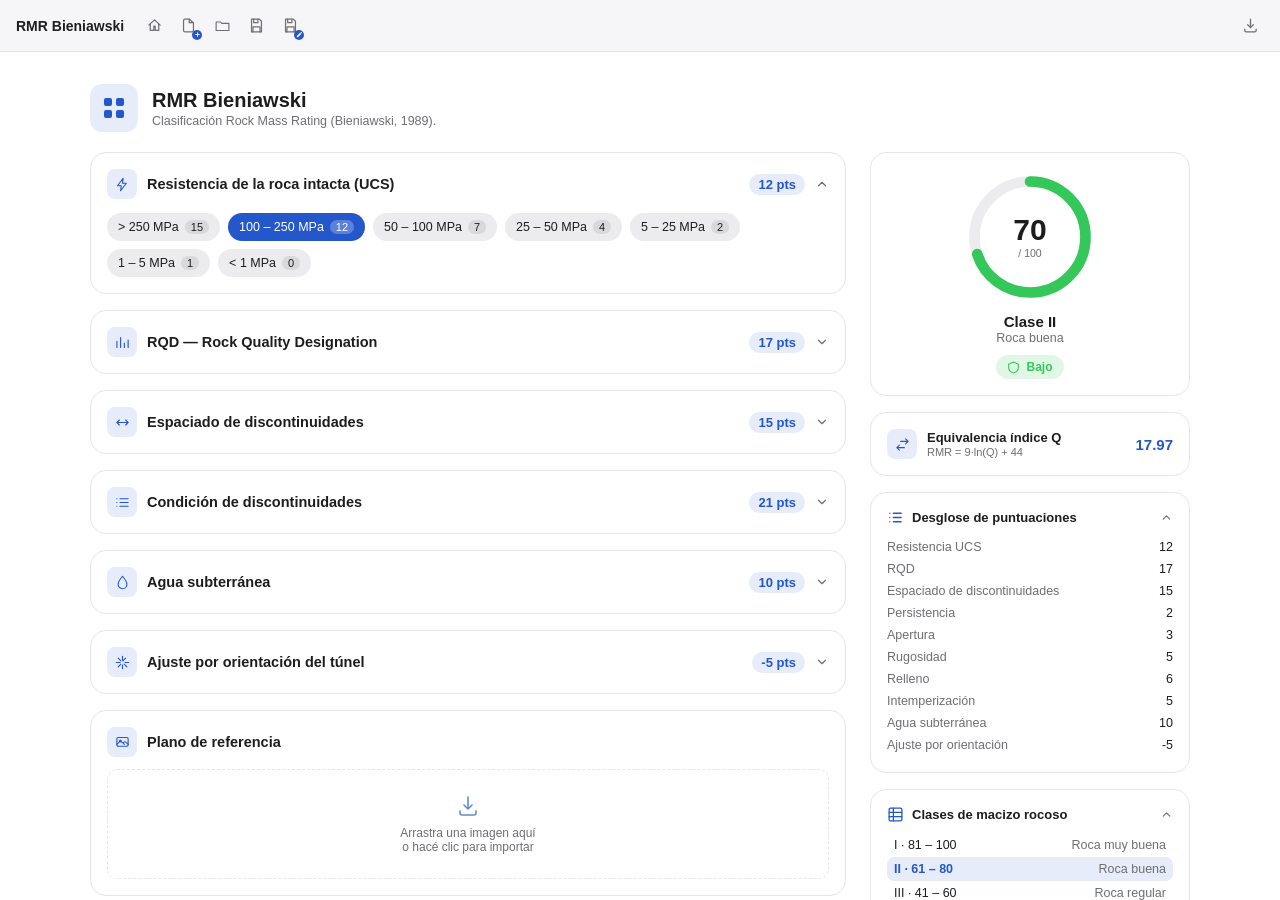
<file: modulos/rmr.html>
<!DOCTYPE html>
<!--
  GeoMechanics Tools
  Elaborado por Jeremy Peñalva Cabrera (JVPC)
  Contacto: jpenalvac@unsa.edu.pe
-->
<html lang="es">
<head>
<meta charset="UTF-8">
<meta name="viewport" content="width=device-width, initial-scale=1">
<title>RMR Bieniawski — GeoMechanics Tools</title>
<link rel="icon" type="image/png" href="../assets/app_icon.png">
<link rel="stylesheet" href="../assets/styles.css">
<script src="../assets/vendor/jspdf.umd.min.js"></script>
<script src="../assets/vendor/html2canvas.min.js"></script>
<style>
  .module-body { display: grid; grid-template-columns: minmax(0, 1fr) 320px; gap: 24px; align-items: start; }
  @media (max-width: 900px) {
    .module-body { grid-template-columns: minmax(0, 1fr); }
  }

    .module-header { display: flex; align-items: center; gap: 14px; margin-bottom: 20px; }
  .module-header .icon-box {
    width: 48px; height: 48px; border-radius: 12px;
    background: var(--icon-tint); color: var(--accent);
    display: flex; align-items: center; justify-content: center; flex: 0 0 auto;
  }
  .module-header .icon-box svg { width: 24px; height: 24px; }
  .module-header h1 { margin: 0; font-size: 20px; font-weight: 700; color: var(--text-primary); }
  .module-header p { margin: 2px 0 0; font-size: 12.5px; color: var(--text-secondary); }

    .panel {
    background: var(--content-bg);
    border: 1px solid var(--card-border);
    border-radius: 16px;
    padding: 16px;
    margin-bottom: 16px;
  }

    .param-card summary { list-style: none; cursor: pointer; }
  .param-card summary::-webkit-details-marker { display: none; }
  .param-head { display: flex; align-items: center; gap: 10px; }
  .param-icon {
    width: 30px; height: 30px; border-radius: 8px; flex: 0 0 auto;
    background: var(--icon-tint); color: var(--accent);
    display: flex; align-items: center; justify-content: center;
  }
  .param-icon svg { width: 15px; height: 15px; }
  .param-title { font-size: 14.5px; font-weight: 600; color: var(--text-primary); flex: 1 1 auto; }
  .param-badge {
    font-size: 13px; font-weight: 700; color: var(--accent);
    background: var(--icon-tint); border-radius: 999px; padding: 3px 9px;
    font-variant-numeric: tabular-nums;
  }
  .param-chevron { width: 14px; height: 14px; color: var(--text-secondary); transition: transform var(--dur-base) var(--ease-mac); flex: 0 0 auto; }
  .param-card[open] .param-chevron { transform: rotate(180deg); }
    .param-card { overflow: hidden; }
  .param-card.animating, .collapsible.animating { will-change: height; }
  .param-content { padding-top: 14px; }
  .param-sub + .param-sub { margin-top: 14px; }
  .param-sub-label { font-size: 12px; font-weight: 600; color: var(--text-secondary); margin: 0 0 6px; }

    .chip-row { display: flex; flex-wrap: wrap; gap: 8px; }
  .chip {
    display: inline-flex; align-items: center; gap: 6px;
    padding: 6px 10px; border-radius: 999px; cursor: pointer;
    background: var(--hover-fill); border: 1px solid transparent;
    color: var(--text-primary); font-size: 12.5px; font-weight: 500;
    transition: background-color var(--dur-base) var(--ease-mac), color var(--dur-base) var(--ease-mac), border-color var(--dur-fast) var(--ease-mac);
  }
  .chip:hover { border-color: var(--accent); }
  .chip .chip-pts {
    font-size: 11px; font-variant-numeric: tabular-nums;
    background: rgba(127,127,127,0.18); border-radius: 999px; padding: 1px 6px;
  }
  .chip.active { background: var(--accent); color: #fff; }
  .chip.active .chip-pts { background: rgba(255,255,255,0.25); }

    .orientation-ref { margin-top: 12px; }
  .orientation-ref img {
    display: block; max-width: 100%; max-height: 170px; margin: 0 auto;
    background: #fff; border-radius: 10px; border: 1px solid var(--card-border);
  }
  .orientation-ref p { margin: 8px 0 0; font-size: 11px; color: var(--text-secondary); text-align: center; }

    .drop-zone {
    margin-top: 12px; min-height: 110px; border-radius: 10px; cursor: pointer;
    border: 1.5px dashed var(--card-border);
    display: flex; flex-direction: column; align-items: center; justify-content: center; gap: 8px;
    color: var(--text-secondary); text-align: center; padding: 14px;
  }
  .drop-zone.drag { border-color: var(--accent); background: var(--icon-tint); }
  .drop-zone svg { width: 24px; height: 24px; color: var(--accent); opacity: 0.7; }
  .drop-zone span { font-size: 12px; }
  .drop-zone img { max-width: 100%; max-height: 220px; border-radius: 8px; }
  .plano-head { display: flex; align-items: center; gap: 10px; }
  .plano-clear {
    margin-left: auto; border: none; background: none; cursor: pointer;
    color: var(--text-secondary); width: 20px; height: 20px; display: none;
  }
  .plano-clear svg { width: 18px; height: 18px; }
  .plano-clear.show { display: block; }

    .result-sticky { position: sticky; top: 24px; }

  .score-card { text-align: center; }
  .gauge-wrap { position: relative; width: 128px; height: 128px; margin: 4px auto 12px; }
  .gauge-wrap svg { width: 100%; height: 100%; transform: rotate(-90deg); }
  .gauge-track { fill: none; stroke: var(--hover-fill); stroke-width: 10; }
  .gauge-value { fill: none; stroke-width: 10; stroke-linecap: round; transition: stroke-dasharray 0.4s ease, stroke 0.4s ease; }
  .gauge-center { position: absolute; inset: 0; display: flex; flex-direction: column; align-items: center; justify-content: center; }
  .gauge-center .num { font-size: 30px; font-weight: 700; color: var(--text-primary); line-height: 1; font-variant-numeric: tabular-nums; }
  .gauge-center .den { font-size: 10.5px; color: var(--text-secondary); margin-top: 2px; }

  .score-class { font-size: 15px; font-weight: 700; color: var(--text-primary); margin: 2px 0 0; }
  .score-desc { font-size: 12.5px; color: var(--text-secondary); margin: 1px 0 10px; }

  .risk-pill {
    display: inline-flex; align-items: center; gap: 6px;
    font-size: 12px; font-weight: 700; padding: 5px 11px; border-radius: 999px;
  }
  .risk-pill svg { width: 13px; height: 13px; }

  .barton-row { display: flex; align-items: center; gap: 10px; }
  .barton-text { flex: 1 1 auto; }
  .barton-text .t1 { font-size: 13px; font-weight: 600; color: var(--text-primary); }
  .barton-text .t2 { font-size: 11px; color: var(--text-secondary); margin-top: 1px; }
  .barton-value { font-size: 15px; font-weight: 700; color: var(--accent); font-variant-numeric: tabular-nums; }

  .collapsible summary { list-style: none; cursor: pointer; display: flex; align-items: center; gap: 8px; }
  .collapsible summary::-webkit-details-marker { display: none; }
  .collapsible summary .s-icon { width: 17px; height: 17px; color: var(--accent); }
  .collapsible summary .s-title { font-size: 13px; font-weight: 600; color: var(--text-primary); flex: 1 1 auto; }
  .collapsible summary .s-chevron { width: 13px; height: 13px; color: var(--text-secondary); transition: transform var(--dur-base) var(--ease-mac); }
  .collapsible[open] summary .s-chevron { transform: rotate(180deg); }
  .collapsible .s-body { padding-top: 10px; }
  .collapsible { overflow: hidden; }

  .breakdown-row { display: flex; justify-content: space-between; padding: 4px 0; font-size: 12.5px; }
  .breakdown-row .k { color: var(--text-secondary); }
  .breakdown-row .v { font-variant-numeric: tabular-nums; color: var(--text-primary); }

  .class-row {
    display: flex; justify-content: space-between; gap: 10px;
    padding: 5px 7px; border-radius: 7px; font-size: 12.5px;
  }
  .class-row.current { background: var(--icon-tint); }
  .class-row .k { font-variant-numeric: tabular-nums; color: var(--text-primary); }
  .class-row.current .k { font-weight: 700; color: var(--accent); }
  .class-row .v { color: var(--text-secondary); }

    #printSheet {
    display: none;
    --ps-accent: #2458ca;
    --ps-accent-dark: #183b87;
    --ps-select: #1e4696;
    --ps-tint-select: rgba(30,70,150,0.12);
    --ps-tint-soft: rgba(36,88,202,0.06);
    --ps-grid: #c7c7c7;
    --ps-gray: #616161;
  }

    #printSheet.ps-active {
    display: block; width: 100%;
    font-family: Helvetica, Arial, sans-serif; color: #1e1e1e; background: #fff;
    padding: 10mm; box-sizing: border-box;
  }

  .ps-title { margin: 0; font-size: 15pt; font-weight: 700; color: var(--ps-accent-dark); }
  .ps-subtitle { margin: 2pt 0 8pt; font-size: 8.5pt; color: var(--ps-gray); }

  .ps-card {
    display: grid; grid-template-columns: repeat(5, 1fr); gap: 0;
    border: 0.8pt solid var(--ps-accent); border-radius: 8pt;
    background: var(--ps-tint-soft); padding: 7pt 10pt; margin-bottom: 10pt;
  }
  .ps-card .ps-f label {
    display: block; font-size: 6pt; font-weight: 700; color: var(--ps-accent);
    text-transform: uppercase; margin-bottom: 3pt;
  }
  .ps-card .ps-f div { font-size: 9.5pt; font-weight: 700; color: #1e1e1e; }

  .ps-columns { display: grid; grid-template-columns: 1fr 1fr; gap: 14pt; align-items: start; }

  .ps-bar {
    background: var(--ps-accent-dark); color: #fff; font-size: 7.5pt; font-weight: 700;
    border-radius: 4pt; padding: 4.5pt 8pt; margin-bottom: 5pt;
  }

  .ps-table { width: 100%; border-collapse: collapse; font-size: 7.3pt; margin-bottom: 10pt; }
  .ps-table th {
    background: var(--ps-accent); color: #fff; font-weight: 700; text-align: left;
    padding: 3pt 5pt; border: 0.4pt solid var(--ps-grid);
  }
  .ps-table th.center, .ps-table td.center { text-align: center; }
  .ps-table td { padding: 3.5pt 5pt; border: 0.4pt solid var(--ps-grid); }
  .ps-table tr.zebra td { background: #f6f6f6; }
  .ps-table td.pts { font-weight: 700; color: var(--ps-accent); text-align: center; }
  .ps-table tr.total td { font-weight: 700; }
  .ps-table tr.highlight td {
    background: var(--ps-tint-select); font-weight: 700;
    border-left: 2.5pt solid var(--ps-select);
  }
  .ps-table tr.highlight td.pts { color: var(--ps-select); }

  .ps-scale { display: grid; grid-template-columns: repeat(5, 1fr); }
  .ps-scale .seg {
    border: 0.6pt solid var(--ps-grid); background: var(--ps-tint-soft);
    text-align: center; padding: 4pt 2pt; margin-left: -0.6pt;
  }
  .ps-scale .seg:first-child { margin-left: 0; }
  .ps-scale .seg .c { display: block; font-size: 9.5pt; font-weight: 700; color: var(--ps-accent-dark); }
  .ps-scale .seg .r { display: block; font-size: 6pt; color: var(--ps-gray); margin-top: 2pt; }
  .ps-scale .seg .n { display: block; font-size: 5.5pt; color: var(--ps-gray); }
  .ps-scale .seg.active {
    background: var(--ps-select); border-color: var(--ps-select);
  }
  .ps-scale .seg.active .c, .ps-scale .seg.active .r, .ps-scale .seg.active .n { color: #fff; }

  .ps-result-card {
    border: 0.8pt solid var(--ps-accent); border-radius: 8pt; background: var(--ps-tint-soft);
    padding: 9pt 10pt; margin-bottom: 12pt;
  }
  .ps-result-top { display: flex; align-items: baseline; gap: 14pt; }
  .ps-score-num { font-size: 24pt; font-weight: 700; color: var(--ps-accent-dark); }
  .ps-score-den { font-size: 8pt; font-weight: 700; color: var(--ps-gray); margin-left: 3pt; }
  .ps-score-label { font-size: 5.5pt; font-weight: 700; color: var(--ps-gray); display: block; margin-bottom: 2pt; }
  .ps-class { font-size: 11.5pt; font-weight: 700; color: var(--ps-select); }
  .ps-desc { font-size: 8pt; font-weight: 700; color: #1e1e1e; margin-top: 1pt; }
  .ps-metrics { display: grid; grid-template-columns: 1fr 1fr; gap: 4pt; margin-top: 9pt; }
  .ps-metrics label { display: block; font-size: 5.5pt; font-weight: 700; color: var(--ps-gray); }
  .ps-metrics div { font-size: 8.5pt; font-weight: 700; color: #1e1e1e; margin-top: 1pt; }

  .ps-plano {
    border: 0.8pt dashed var(--ps-accent); border-radius: 4pt; min-height: 140pt;
    display: flex; align-items: center; justify-content: center; color: var(--ps-gray);
    font-size: 8pt; text-align: center; overflow: hidden;
  }
  .ps-plano.has-img { border-style: solid; border-color: rgba(36,88,202,0.35); padding: 4pt; }
  .ps-plano img { max-width: 100%; max-height: 190pt; object-fit: contain; }

  .ps-footer {
    display: flex; justify-content: space-between; border-top: 0.4pt solid var(--ps-grid);
    margin-top: 10pt; padding-top: 4pt; font-size: 6.5pt; color: var(--ps-gray);
  }
    .modal-overlay {
    position: fixed; inset: 0; background: rgba(0,0,0,0.4); display: none;
    align-items: center; justify-content: center; z-index: 50; padding: 24px;
  }
  .modal-overlay.show { display: flex; }
  .modal-box {
    background: var(--content-bg); border-radius: 18px; width: 100%; max-width: 620px;
    max-height: 88vh; display: flex; flex-direction: column; overflow: hidden;
    box-shadow: 0 20px 60px rgba(0,0,0,0.35);
  }
  .report-box { max-width: 400px; }
  .report-head { display: flex; flex-direction: column; align-items: center; gap: 6px; padding: 28px 24px 22px; text-align: center; }
  .report-icon-badge { width: 52px; height: 52px; border-radius: 50%; background: var(--icon-tint); display: flex; align-items: center; justify-content: center; margin-bottom: 2px; }
  .report-icon-badge svg { width: 22px; height: 22px; color: var(--accent); }
  .report-head .t { font-size: 17px; font-weight: 700; }
  .report-head .d { font-size: 12px; color: var(--text-secondary); }
  .report-body { padding: 0 24px; display: flex; flex-direction: column; gap: 14px; }
  .report-field label { display: flex; align-items: center; gap: 6px; font-size: 12.5px; font-weight: 600; color: var(--text-secondary); margin-bottom: 6px; }
  .report-field label svg { width: 14px; height: 14px; color: var(--text-secondary); flex: 0 0 auto; }
  .report-field input[type="text"], .report-field input[type="date"] {
    width: 100%; box-sizing: border-box; font-family: inherit; font-size: 13px;
    padding: 10px 12px; border-radius: 10px; border: 1px solid color-mix(in srgb, var(--accent) 15%, var(--card-border));
    background: var(--content-bg); color: var(--text-primary);
  }
  .report-field input:focus { outline: none; border-color: var(--accent); }
  .report-footer { display: flex; gap: 12px; padding: 24px; }
  .report-footer button {
    flex: 1 1 0; display: flex; align-items: center; justify-content: center; gap: 7px;
    font-family: inherit; font-size: 13.5px; font-weight: 600; border: none; border-radius: 999px;
    padding: 11px 16px; cursor: pointer;
  }
  .report-footer button svg { width: 15px; height: 15px; }
  .report-footer .btn-secondary { background: var(--hover-fill); color: var(--text-primary); }
  .report-footer .btn-primary { background: var(--accent); color: #fff; }
</style>
</head>
<body>

<div class="app" id="app">
  <div class="titlebar titlebar--module">
    <div class="titlebar-mid">
      <div class="titlebar-title">RMR Bieniawski</div>
      <div class="titlebar-actions">
        <button class="tb-icon" id="btnInicio" title="Inicio" aria-label="Inicio">
          <svg viewBox="0 0 24 24" fill="none" stroke="currentColor" stroke-width="1.7" stroke-linecap="round" stroke-linejoin="round">
            <path d="M4 11.5 12 4l8 7.5"/><path d="M6 10v9h5v-6h2v6h5v-9"/>
          </svg>
        </button>
        <button class="tb-icon" id="btnNuevo" title="Nuevo" aria-label="Nuevo">
          <svg viewBox="0 0 24 24" fill="none" stroke="currentColor" stroke-width="1.7" stroke-linecap="round" stroke-linejoin="round">
            <path d="M13 3H7a2 2 0 0 0-2 2v14a2 2 0 0 0 2 2h10a2 2 0 0 0 2-2V8Z"/><path d="M13 3v5h5"/>
          </svg>
          <span class="badge">
            <svg viewBox="0 0 24 24" fill="none" stroke="currentColor" stroke-width="3" stroke-linecap="round"><path d="M12 6v12M6 12h12"/></svg>
          </span>
        </button>
        <button class="tb-icon" id="btnAbrir" title="Abrir" aria-label="Abrir">
          <svg viewBox="0 0 24 24" fill="none" stroke="currentColor" stroke-width="1.6" stroke-linejoin="round" stroke-linecap="round">
            <path d="M3,7 L3,19 L21,19 L21,9 L11,9 L9,7 Z"/>
          </svg>
        </button>
        <button class="tb-icon" id="btnGuardar" title="Guardar" aria-label="Guardar">
          <svg viewBox="0 0 24 24" fill="none" stroke="currentColor" stroke-width="1.7" stroke-linecap="round" stroke-linejoin="round">
            <path d="M5 3h11l3 3v15H5z"/><path d="M8 3v5h6V3"/><path d="M7 21v-7h10v7"/>
          </svg>
        </button>
        <button class="tb-icon" id="btnGuardarComo" title="Guardar como…" aria-label="Guardar como…">
          <svg viewBox="0 0 24 24" fill="none" stroke="currentColor" stroke-width="1.7" stroke-linecap="round" stroke-linejoin="round">
            <path d="M5 3h11l3 3v15H5z"/><path d="M8 3v5h6V3"/><path d="M7 21v-7h10v7"/>
          </svg>
          <span class="badge">
            <svg viewBox="0 0 24 24" fill="none" stroke="currentColor" stroke-width="0"><path d="M3 17.25V21h3.75L17.81 9.94l-3.75-3.75L3 17.25ZM20.71 7.04a1 1 0 0 0 0-1.41l-2.34-2.34a1 1 0 0 0-1.41 0l-1.83 1.83 3.75 3.75 1.83-1.83Z" fill="currentColor"/></svg>
          </span>
        </button>
      </div>
      <input type="file" accept="application/json" id="abrirInput" style="display:none;">
    </div>
    <button class="tb-export" id="btnExportar" title="Exportar PDF" aria-label="Exportar PDF">
      <svg viewBox="0 0 24 24" fill="none" stroke="currentColor" stroke-width="1.8" stroke-linecap="round" stroke-linejoin="round"><path d="M12 3v12m0 0-4-4m4 4 4-4M4 17v2a2 2 0 0 0 2 2h12a2 2 0 0 0 2-2v-2"/></svg>
    </button>
  </div>

  <div class="content">
      <div class="content-inner" style="max-width: 1180px;">

        <div class="module-header">
          <div class="icon-box">
            <svg viewBox="0 0 24 24" fill="currentColor">
              <rect x="2" y="2" width="8" height="8" rx="2"/><rect x="14" y="2" width="8" height="8" rx="2"/>
              <rect x="2" y="14" width="8" height="8" rx="2"/><rect x="14" y="14" width="8" height="8" rx="2"/>
            </svg>
          </div>
          <div>
            <h1>RMR Bieniawski</h1>
            <p>Clasificación Rock Mass Rating (Bieniawski, 1989).</p>
          </div>
        </div>

        <div class="module-body">
                    <div>
            <details class="panel param-card" id="card-ucs" open>
              <summary>
                <div class="param-head">
                  <div class="param-icon">
                    <svg viewBox="0 0 24 24" fill="none" stroke="currentColor" stroke-width="1.8" stroke-linecap="round" stroke-linejoin="round"><path d="M13 2 4 14h6l-1 8 9-12h-6l1-8Z"/></svg>
                  </div>
                  <div class="param-title">Resistencia de la roca intacta (UCS)</div>
                  <div class="param-badge" id="badge-ucs">— pts</div>
                  <svg class="param-chevron" viewBox="0 0 24 24" fill="none" stroke="currentColor" stroke-width="2" stroke-linecap="round" stroke-linejoin="round"><path d="m6 9 6 6 6-6"/></svg>
                </div>
              </summary>
              <div class="param-content">
                <div class="chip-row" data-table="ucs" data-field="ucs" data-next="card-rqd"></div>
              </div>
            </details>

            <details class="panel param-card" id="card-rqd">
              <summary>
                <div class="param-head">
                  <div class="param-icon">
                    <svg viewBox="0 0 24 24" fill="none" stroke="currentColor" stroke-width="1.8" stroke-linecap="round" stroke-linejoin="round"><path d="M3 20V10M9 20V4M15 20v-7M21 20V8"/></svg>
                  </div>
                  <div class="param-title">RQD — Rock Quality Designation</div>
                  <div class="param-badge" id="badge-rqd">— pts</div>
                  <svg class="param-chevron" viewBox="0 0 24 24" fill="none" stroke="currentColor" stroke-width="2" stroke-linecap="round" stroke-linejoin="round"><path d="m6 9 6 6 6-6"/></svg>
                </div>
              </summary>
              <div class="param-content">
                <div class="chip-row" data-table="rqd" data-field="rqd" data-next="card-espaciado"></div>
              </div>
            </details>

            <details class="panel param-card" id="card-espaciado">
              <summary>
                <div class="param-head">
                  <div class="param-icon">
                    <svg viewBox="0 0 24 24" fill="none" stroke="currentColor" stroke-width="1.8" stroke-linecap="round" stroke-linejoin="round"><path d="M3 12h18M3 12l4-4M3 12l4 4M21 12l-4-4M21 12l-4 4"/></svg>
                  </div>
                  <div class="param-title">Espaciado de discontinuidades</div>
                  <div class="param-badge" id="badge-espaciado">— pts</div>
                  <svg class="param-chevron" viewBox="0 0 24 24" fill="none" stroke="currentColor" stroke-width="2" stroke-linecap="round" stroke-linejoin="round"><path d="m6 9 6 6 6-6"/></svg>
                </div>
              </summary>
              <div class="param-content">
                <div class="chip-row" data-table="espaciado" data-field="espaciado" data-next="card-condicion"></div>
              </div>
            </details>

            <details class="panel param-card" id="card-condicion">
              <summary>
                <div class="param-head">
                  <div class="param-icon">
                    <svg viewBox="0 0 24 24" fill="none" stroke="currentColor" stroke-width="1.8" stroke-linecap="round" stroke-linejoin="round"><path d="M8 6h13M8 12h13M8 18h13M3 6h.01M3 12h.01M3 18h.01"/></svg>
                  </div>
                  <div class="param-title">Condición de discontinuidades</div>
                  <div class="param-badge" id="badge-condicion">— pts</div>
                  <svg class="param-chevron" viewBox="0 0 24 24" fill="none" stroke="currentColor" stroke-width="2" stroke-linecap="round" stroke-linejoin="round"><path d="m6 9 6 6 6-6"/></svg>
                </div>
              </summary>
              <div class="param-content">
                <div class="param-sub">
                  <p class="param-sub-label">Persistencia</p>
                  <div class="chip-row" data-table="persistencia" data-field="persistencia"></div>
                </div>
                <div class="param-sub">
                  <p class="param-sub-label">Apertura</p>
                  <div class="chip-row" data-table="apertura" data-field="apertura"></div>
                </div>
                <div class="param-sub">
                  <p class="param-sub-label">Rugosidad</p>
                  <div class="chip-row" data-table="rugosidad" data-field="rugosidad"></div>
                </div>
                <div class="param-sub">
                  <p class="param-sub-label">Relleno</p>
                  <div class="chip-row" data-table="relleno" data-field="relleno"></div>
                </div>
                <div class="param-sub">
                  <p class="param-sub-label">Intemperización</p>
                  <div class="chip-row" data-table="intemperizacion" data-field="intemperizacion" data-next="card-agua"></div>
                </div>
              </div>
            </details>

            <details class="panel param-card" id="card-agua">
              <summary>
                <div class="param-head">
                  <div class="param-icon">
                    <svg viewBox="0 0 24 24" fill="none" stroke="currentColor" stroke-width="1.8" stroke-linecap="round" stroke-linejoin="round"><path d="M12 2s7 8 7 13a7 7 0 0 1-14 0c0-5 7-13 7-13Z"/></svg>
                  </div>
                  <div class="param-title">Agua subterránea</div>
                  <div class="param-badge" id="badge-agua">— pts</div>
                  <svg class="param-chevron" viewBox="0 0 24 24" fill="none" stroke="currentColor" stroke-width="2" stroke-linecap="round" stroke-linejoin="round"><path d="m6 9 6 6 6-6"/></svg>
                </div>
              </summary>
              <div class="param-content">
                <div class="chip-row" data-table="agua" data-field="agua" data-next="card-orientacion"></div>
              </div>
            </details>

            <details class="panel param-card" id="card-orientacion">
              <summary>
                <div class="param-head">
                  <div class="param-icon">
                    <svg viewBox="0 0 24 24" fill="none" stroke="currentColor" stroke-width="1.8" stroke-linecap="round" stroke-linejoin="round"><path d="M12 2v6m0 8v6m10-10h-6M8 12H2m14.9-6.9-4.24 4.24M9.34 14.66l-4.24 4.24m0-13.8 4.24 4.24m5.32 5.32 4.24 4.24"/></svg>
                  </div>
                  <div class="param-title">Ajuste por orientación del túnel</div>
                  <div class="param-badge" id="badge-orientacion">— pts</div>
                  <svg class="param-chevron" viewBox="0 0 24 24" fill="none" stroke="currentColor" stroke-width="2" stroke-linecap="round" stroke-linejoin="round"><path d="m6 9 6 6 6-6"/></svg>
                </div>
              </summary>
              <div class="param-content">
                <div class="chip-row" data-table="orientacion" data-field="orientacion" data-close="true"></div>
                <div class="orientation-ref">
                  <img src="../assets/AjusteOrientacionRMR.png" alt="Ajuste por orientación RMR: rumbo y buzamiento de discontinuidades">
                  <p>Compara el rumbo y buzamiento de las discontinuidades principales con el eje de la excavación para elegir la favorabilidad.</p>
                </div>
              </div>
            </details>

            <div class="panel">
              <div class="plano-head">
                <div class="param-icon">
                  <svg viewBox="0 0 24 24" fill="none" stroke="currentColor" stroke-width="1.8" stroke-linecap="round" stroke-linejoin="round"><rect x="3" y="4" width="18" height="14" rx="2"/><circle cx="8.5" cy="9.5" r="1.5"/><path d="m3 15 4.5-4.5a2 2 0 0 1 2.8 0L15 15M13 13l1.5-1.5a2 2 0 0 1 2.8 0L21 15"/></svg>
                </div>
                <div class="param-title">Plano de referencia</div>
                <button class="plano-clear" id="planoClear" title="Quitar imagen" aria-label="Quitar imagen">
                  <svg viewBox="0 0 24 24" fill="none" stroke="currentColor" stroke-width="1.8" stroke-linecap="round"><path d="M18 6 6 18M6 6l12 12"/></svg>
                </button>
              </div>
              <div class="drop-zone" id="planoDrop">
                <svg viewBox="0 0 24 24" fill="none" stroke="currentColor" stroke-width="1.6" stroke-linecap="round" stroke-linejoin="round"><path d="M12 3v12m0 0-4-4m4 4 4-4M4 17v2a2 2 0 0 0 2 2h12a2 2 0 0 0 2-2v-2"/></svg>
                <span>Arrastra una imagen aquí<br>o hacé clic para importar</span>
              </div>
              <input type="file" accept="image/*" id="planoInput" style="display:none;">
            </div>
          </div>

                    <div class="result-sticky">
            <div class="panel score-card">
              <div class="gauge-wrap">
                <svg viewBox="0 0 120 120">
                  <circle class="gauge-track" cx="60" cy="60" r="52"/>
                  <circle class="gauge-value" id="gaugeValue" cx="60" cy="60" r="52" pathLength="100" stroke-dasharray="0 100"/>
                </svg>
                <div class="gauge-center">
                  <div class="num" id="scoreNum">0</div>
                  <div class="den">/ 100</div>
                </div>
              </div>
              <div class="score-class" id="scoreClass">Clase —</div>
              <div class="score-desc" id="scoreDesc">—</div>
              <div class="risk-pill" id="riskPill">
                <svg viewBox="0 0 24 24" fill="none" stroke="currentColor" stroke-width="2" stroke-linecap="round" stroke-linejoin="round"><path d="m12 2 9 4v6c0 5-3.5 8.5-9 10-5.5-1.5-9-5-9-10V6l9-4Z"/></svg>
                <span id="riskLabel">—</span>
              </div>
            </div>

            <div class="panel">
              <div class="barton-row">
                <div class="param-icon">
                  <svg viewBox="0 0 24 24" fill="none" stroke="currentColor" stroke-width="1.8" stroke-linecap="round" stroke-linejoin="round"><path d="M17 3 21 7l-4 4M21 7H9M7 21l-4-4 4-4M3 17h12"/></svg>
                </div>
                <div class="barton-text">
                  <div class="t1">Equivalencia índice Q</div>
                  <div class="t2">RMR = 9·ln(Q) + 44</div>
                </div>
                <div class="barton-value" id="qBartonValue">—</div>
              </div>
            </div>

            <details class="panel collapsible" open>
              <summary>
                <svg class="s-icon" viewBox="0 0 24 24" fill="none" stroke="currentColor" stroke-width="1.8" stroke-linecap="round" stroke-linejoin="round"><path d="M9 6h11M9 12h11M9 18h11M4 6h.01M4 12h.01M4 18h.01"/></svg>
                <span class="s-title">Desglose de puntuaciones</span>
                <svg class="s-chevron" viewBox="0 0 24 24" fill="none" stroke="currentColor" stroke-width="2" stroke-linecap="round" stroke-linejoin="round"><path d="m6 9 6 6 6-6"/></svg>
              </summary>
              <div class="s-body" id="breakdownBody"></div>
            </details>

            <details class="panel collapsible" open>
              <summary>
                <svg class="s-icon" viewBox="0 0 24 24" fill="none" stroke="currentColor" stroke-width="1.8" stroke-linecap="round" stroke-linejoin="round"><rect x="3" y="3" width="18" height="18" rx="2"/><path d="M3 9h18M3 15h18M9 3v18"/></svg>
                <span class="s-title">Clases de macizo rocoso</span>
                <svg class="s-chevron" viewBox="0 0 24 24" fill="none" stroke="currentColor" stroke-width="2" stroke-linecap="round" stroke-linejoin="round"><path d="m6 9 6 6 6-6"/></svg>
              </summary>
              <div class="s-body" id="classesBody"></div>
            </details>
          </div>
        </div>

      </div>
    </div>
  </div>

  <div id="printSheet"></div>

<div class="modal-overlay" id="reportModalOverlay">
  <div class="modal-box report-box">
    <div class="report-head">
      <div class="report-icon-badge">
        <svg viewBox="0 0 24 24" fill="none" stroke="currentColor" stroke-width="1.8" stroke-linecap="round" stroke-linejoin="round"><path d="M14 2H6a2 2 0 0 0-2 2v16a2 2 0 0 0 2 2h12a2 2 0 0 0 2-2V8Z"/><path d="M14 2v6h6"/><path d="M9 13h6M9 17h6M9 9h1"/></svg>
      </div>
      <div class="t">Datos del reporte</div>
      <div class="d">Se incluirán en la ficha antes de generar el PDF.</div>
    </div>
    <div class="report-body">
      <div class="report-field">
        <label><svg viewBox="0 0 24 24" fill="currentColor"><path d="M12 12a5 5 0 1 0 0-10 5 5 0 0 0 0 10Zm0 2c-4.4 0-9 2.2-9 5v3h18v-3c0-2.8-4.6-5-9-5Z"/></svg>Elaborado por:</label>
        <input type="text" id="rdElaborado">
      </div>
      <div class="report-field">
        <label><svg viewBox="0 0 24 24" fill="currentColor"><path d="M4 21V4a1 1 0 0 1 1-1h9a1 1 0 0 1 1 1v17M4 21h16M14 21v-6h5a1 1 0 0 1 1 1v5M7 6h2M11 6h2M7 10h2M11 10h2M7 14h2M11 14h2"/></svg>Unidad minera:</label>
        <input type="text" id="rdUnidad">
      </div>
      <div class="report-field">
        <label><svg viewBox="0 0 24 24" fill="none" stroke="currentColor" stroke-width="1.9" stroke-linecap="round" stroke-linejoin="round"><path d="m14.5 6.5 3 3-8.5 8.5-4 1 1-4Z"/><path d="m12.5 8.5 3 3"/><path d="M2.5 21.5h5"/></svg>Labor:</label>
        <input type="text" id="rdLabor">
      </div>
      <div class="report-field">
        <label><svg viewBox="0 0 24 24" fill="none" stroke="currentColor" stroke-width="1.9" stroke-linecap="round" stroke-linejoin="round"><path d="m12 2 9 5-9 5-9-5Z"/><path d="m3 12 9 5 9-5"/><path d="m3 17 9 5 9-5"/></svg>Nivel:</label>
        <input type="text" id="rdNivel">
      </div>
      <div class="report-field">
        <label><svg viewBox="0 0 24 24" fill="none" stroke="currentColor" stroke-width="1.9" stroke-linecap="round" stroke-linejoin="round"><rect x="3" y="4.5" width="18" height="16.5" rx="2"/><path d="M3 9.5h18M8 2.5v4M16 2.5v4"/></svg>Fecha de elaboración:</label>
        <input type="date" id="rdFecha">
      </div>
    </div>
    <div class="report-footer">
      <button class="btn-secondary" id="btnCancelarReporte" type="button">Cancelar</button>
      <button class="btn-primary" id="btnDescargarReporte" type="button">
        <svg viewBox="0 0 24 24" fill="none" stroke="currentColor" stroke-width="1.9" stroke-linecap="round" stroke-linejoin="round"><path d="M12 3v12m0 0-4-4m4 4 4-4M4 17v2a2 2 0 0 0 2 2h12a2 2 0 0 0 2-2v-2"/></svg>
        Guardar PDF
      </button>
    </div>
  </div>
</div>
<script>function _0x1363(_0x2793f6,_0x1f2c9f){_0x2793f6=_0x2793f6-0x147;var _0x7eb09=_0x7eb0();var _0x1363e2=_0x7eb09[_0x2793f6];return _0x1363e2;}(function(_0x147c22,_0x1d90a4){var _0x3ab287=_0x1363,_0x5a6073=_0x147c22();while(!![]){try{var _0x1cd9f2=-parseInt(_0x3ab287(0x21e))/0x1*(parseInt(_0x3ab287(0x14b))/0x2)+parseInt(_0x3ab287(0x1a1))/0x3*(-parseInt(_0x3ab287(0x234))/0x4)+parseInt(_0x3ab287(0x165))/0x5*(parseInt(_0x3ab287(0x254))/0x6)+-parseInt(_0x3ab287(0x16a))/0x7+-parseInt(_0x3ab287(0x21d))/0x8*(parseInt(_0x3ab287(0x218))/0x9)+parseInt(_0x3ab287(0x22c))/0xa*(parseInt(_0x3ab287(0x1aa))/0xb)+parseInt(_0x3ab287(0x1a7))/0xc;if(_0x1cd9f2===_0x1d90a4)break;else _0x5a6073['push'](_0x5a6073['shift']());}catch(_0x4b929d){_0x5a6073['push'](_0x5a6073['shift']());}}}(_0x7eb0,0xe44cb),(function(){var _0x10bf77=_0x1363,_0x520bb8={'ucs':[{'rango':_0x10bf77(0x161),'puntaje':0xf},{'rango':_0x10bf77(0x1ab),'puntaje':0xc},{'rango':_0x10bf77(0x25b),'puntaje':0x7},{'rango':_0x10bf77(0x1e5),'puntaje':0x4},{'rango':_0x10bf77(0x1b3),'puntaje':0x2},{'rango':'1\x20–\x205\x20MPa','puntaje':0x1},{'rango':_0x10bf77(0x25d),'puntaje':0x0}],'rqd':[{'rango':_0x10bf77(0x197),'puntaje':0x14},{'rango':_0x10bf77(0x1d6),'puntaje':0x11},{'rango':_0x10bf77(0x1a5),'puntaje':0xd},{'rango':_0x10bf77(0x1f6),'puntaje':0x8},{'rango':_0x10bf77(0x1ed),'puntaje':0x3}],'espaciado':[{'rango':_0x10bf77(0x155),'puntaje':0x14},{'rango':_0x10bf77(0x1de),'puntaje':0xf},{'rango':_0x10bf77(0x174),'puntaje':0xa},{'rango':_0x10bf77(0x243),'puntaje':0x8},{'rango':_0x10bf77(0x14c),'puntaje':0x5}],'persistencia':[{'rango':'<\x201\x20m\x20de\x20longitud','puntaje':0x6},{'rango':_0x10bf77(0x219),'puntaje':0x4},{'rango':_0x10bf77(0x252),'puntaje':0x2},{'rango':_0x10bf77(0x249),'puntaje':0x1},{'rango':_0x10bf77(0x158),'puntaje':0x0}],'apertura':[{'rango':'Cerrada','puntaje':0x6},{'rango':_0x10bf77(0x164),'puntaje':0x5},{'rango':_0x10bf77(0x255),'puntaje':0x3},{'rango':'1\x20–\x205\x20mm','puntaje':0x1},{'rango':_0x10bf77(0x240),'puntaje':0x0}],'rugosidad':[{'rango':_0x10bf77(0x1b1),'puntaje':0x6},{'rango':_0x10bf77(0x156),'puntaje':0x5},{'rango':_0x10bf77(0x221),'puntaje':0x3},{'rango':_0x10bf77(0x212),'puntaje':0x1},{'rango':_0x10bf77(0x23c),'puntaje':0x0}],'relleno':[{'rango':_0x10bf77(0x19a),'puntaje':0x6},{'rango':_0x10bf77(0x1b8),'puntaje':0x4},{'rango':_0x10bf77(0x21f),'puntaje':0x2},{'rango':'Relleno\x20suave\x20<\x205\x20mm','puntaje':0x2},{'rango':'Relleno\x20suave\x20>\x205\x20mm','puntaje':0x0}],'intemperizacion':[{'rango':_0x10bf77(0x22e),'puntaje':0x6},{'rango':'Ligeramente\x20intemperizada','puntaje':0x5},{'rango':_0x10bf77(0x193),'puntaje':0x3},{'rango':'Muy\x20intemperizada','puntaje':0x1},{'rango':_0x10bf77(0x268),'puntaje':0x0}],'agua':[{'rango':'Seco','puntaje':0xf},{'rango':'Húmedo','puntaje':0xa},{'rango':_0x10bf77(0x25f),'puntaje':0x7},{'rango':_0x10bf77(0x22f),'puntaje':0x4},{'rango':_0x10bf77(0x23e),'puntaje':0x0}],'orientacion':[{'rango':_0x10bf77(0x1c6),'puntaje':0x0},{'rango':_0x10bf77(0x16e),'puntaje':-0x2},{'rango':_0x10bf77(0x20a),'puntaje':-0x5},{'rango':_0x10bf77(0x23f),'puntaje':-0xa},{'rango':_0x10bf77(0x185),'puntaje':-0xc}]},_0x4e3c83={'ucs':0x1,'rqd':0x1,'espaciado':0x1,'persistencia':0x2,'apertura':0x2,'rugosidad':0x1,'relleno':0x0,'intemperizacion':0x1,'agua':0x1,'orientacion':0x2},_0x486a9d=[{'numero':'I','rango':_0x10bf77(0x1a8),'descripcion':_0x10bf77(0x154),'min':0x51},{'numero':'II','rango':_0x10bf77(0x194),'descripcion':_0x10bf77(0x1cd),'min':0x3d},{'numero':_0x10bf77(0x1f2),'rango':_0x10bf77(0x1c4),'descripcion':_0x10bf77(0x259),'min':0x29},{'numero':'IV','rango':_0x10bf77(0x20b),'descripcion':_0x10bf77(0x1bb),'min':0x15},{'numero':'V','rango':_0x10bf77(0x24a),'descripcion':_0x10bf77(0x1fd),'min':-Infinity}];function _0x2065e2(_0x4f49b5){var _0x481bd5=_0x10bf77;for(var _0x1b7536=0x0;_0x1b7536<_0x486a9d[_0x481bd5(0x1ec)];_0x1b7536++){if(_0x4f49b5>=_0x486a9d[_0x1b7536]['min'])return _0x486a9d[_0x1b7536];}return _0x486a9d[_0x486a9d[_0x481bd5(0x1ec)]-0x1];}function _0x26c3f7(_0x25f47d){var _0x1f84c5=_0x10bf77;if(_0x25f47d>=0x3d)return{'key':_0x1f84c5(0x246),'label':_0x1f84c5(0x1f0)};if(_0x25f47d>=0x29)return{'key':_0x1f84c5(0x199),'label':_0x1f84c5(0x163)};if(_0x25f47d>=0x15)return{'key':'high','label':_0x1f84c5(0x173)};return{'key':_0x1f84c5(0x257),'label':_0x1f84c5(0x1d7)};}function _0x323b54(_0x4ce758,_0x3d2498,_0xfcf67f){var _0x150602=_0x10bf77;return Math[_0x150602(0x1eb)](_0x3d2498,Math[_0x150602(0x1c0)](_0xfcf67f,_0x4ce758));}var _0x5e3159=0xdc,_0x204fa8='cubic-bezier(0.22,\x201,\x200.36,\x201)';function _0x569798(_0x27adfd){var _0x3ee148=_0x10bf77;this['el']=_0x27adfd,this['summary']=_0x27adfd[_0x3ee148(0x1bf)](_0x3ee148(0x264)),this[_0x3ee148(0x203)]=null,this[_0x3ee148(0x170)]=![],this[_0x3ee148(0x210)]=![];var _0x17e8a9=this;this[_0x3ee148(0x15a)][_0x3ee148(0x22d)](_0x3ee148(0x1c8),function(_0x5c838c){var _0x122c00=_0x3ee148;_0x5c838c[_0x122c00(0x26a)](),_0x17e8a9[_0x122c00(0x253)]();});}_0x569798['prototype'][_0x10bf77(0x253)]=function(){var _0xd99f1=_0x10bf77;if(this[_0xd99f1(0x170)]||!this['isExpanding']&&this['el']['open'])this['shrink']();else this[_0xd99f1(0x223)]();};function _0x46a85e(_0x7c513d){var _0x5f75c=_0x10bf77,_0x4fc627=getComputedStyle(_0x7c513d);return parseFloat(_0x4fc627['paddingTop'])+parseFloat(_0x4fc627[_0x5f75c(0x14e)])+parseFloat(_0x4fc627['borderTopWidth'])+parseFloat(_0x4fc627['borderBottomWidth']);}_0x569798['prototype'][_0x10bf77(0x245)]=function(){var _0x226ead=_0x10bf77;return this['el'][_0x226ead(0x1bf)](_0x226ead(0x24f));},_0x569798['prototype']['closedHeight']=function(){var _0x451f5e=_0x10bf77;return this[_0x451f5e(0x15a)][_0x451f5e(0x183)]+_0x46a85e(this['el']);},_0x569798['prototype']['openHeight']=function(){var _0x423595=_0x10bf77;return this['summary']['offsetHeight']+this[_0x423595(0x245)]()[_0x423595(0x183)]+_0x46a85e(this['el']);},_0x569798[_0x10bf77(0x1ce)]['open']=function(){var _0x7684e8=_0x10bf77;if(this['el'][_0x7684e8(0x223)])return;this['el'][_0x7684e8(0x1d1)][_0x7684e8(0x1d8)]=this[_0x7684e8(0x1b4)]()+'px',this['el'][_0x7684e8(0x223)]=!![];var _0x38d37a=this;window[_0x7684e8(0x200)](function(){var _0x588294=_0x7684e8;_0x38d37a[_0x588294(0x225)]();});},_0x569798[_0x10bf77(0x1ce)][_0x10bf77(0x225)]=function(){var _0x30b936=_0x10bf77;this['isExpanding']=!![],this['el'][_0x30b936(0x267)][_0x30b936(0x1f3)](_0x30b936(0x1e3));var _0x43962e=this['el'][_0x30b936(0x183)]+'px',_0xc227a0=this[_0x30b936(0x180)]()+'px';if(this['animation'])this[_0x30b936(0x203)]['cancel']();this[_0x30b936(0x203)]=this['el'][_0x30b936(0x16d)]({'height':[_0x43962e,_0xc227a0]},{'duration':_0x5e3159,'easing':_0x204fa8});var _0x498054=this;this[_0x30b936(0x203)][_0x30b936(0x23d)]=function(){var _0x2cb01c=_0x30b936;_0x498054[_0x2cb01c(0x204)](!![]);},this[_0x30b936(0x203)][_0x30b936(0x24e)]=function(){var _0x5019c6=_0x30b936;_0x498054[_0x5019c6(0x210)]=![];};},_0x569798['prototype']['shrink']=function(_0xbcf159){var _0x3532a3=_0x10bf77;if(!this['el'][_0x3532a3(0x223)]){if(_0xbcf159)_0xbcf159();return;}this['isClosing']=!![],this['el'][_0x3532a3(0x267)][_0x3532a3(0x1f3)](_0x3532a3(0x1e3));var _0x5db7f5=this['el'][_0x3532a3(0x183)]+'px',_0x14a77b=this['closedHeight']()+'px';if(this[_0x3532a3(0x203)])this[_0x3532a3(0x203)][_0x3532a3(0x1a4)]();this['animation']=this['el']['animate']({'height':[_0x5db7f5,_0x14a77b]},{'duration':_0x5e3159,'easing':_0x204fa8});var _0x5e3317=this;this['animation'][_0x3532a3(0x23d)]=function(){_0x5e3317['onFinish'](![]);if(_0xbcf159)_0xbcf159();},this['animation'][_0x3532a3(0x24e)]=function(){var _0x4c6943=_0x3532a3;_0x5e3317[_0x4c6943(0x170)]=![];};},_0x569798['prototype'][_0x10bf77(0x204)]=function(_0x2ae1e0){var _0x29b179=_0x10bf77;this['el'][_0x29b179(0x223)]=_0x2ae1e0,this[_0x29b179(0x203)]=null,this['isClosing']=![],this[_0x29b179(0x210)]=![],this['el'][_0x29b179(0x1d1)][_0x29b179(0x1d8)]='',this['el']['classList'][_0x29b179(0x1b5)]('animating');};var _0x17767d={};function _0x4973e2(){var _0x56b721=_0x10bf77;document['querySelectorAll'](_0x56b721(0x19b))[_0x56b721(0x1f8)](function(_0x214600){var _0x1b2f99=_0x56b721;_0x17767d[_0x214600['id']||_0x1b2f99(0x209)+Object['keys'](_0x17767d)['length']]=new _0x569798(_0x214600);if(!_0x214600['id'])_0x214600['dataset'][_0x1b2f99(0x1b0)]=_0x1b2f99(0x209)+(Object[_0x1b2f99(0x21b)](_0x17767d)['length']-0x1);});}function _0x49e928(_0x5e57db){var _0x30a495=_0x10bf77;return _0x17767d[_0x5e57db['id']]||_0x17767d[_0x5e57db[_0x30a495(0x25c)][_0x30a495(0x1b0)]];}function _0x5beb13(){var _0x386094=_0x10bf77;document[_0x386094(0x256)](_0x386094(0x23b))[_0x386094(0x1f8)](function(_0x1ccaf0){var _0x179836=_0x386094,_0x1aaf36=_0x520bb8[_0x1ccaf0[_0x179836(0x25c)]['table']],_0x33f0d8=_0x1ccaf0[_0x179836(0x25c)][_0x179836(0x23a)];_0x1aaf36[_0x179836(0x1f8)](function(_0x308e99,_0x1fbd7f){var _0x429509=_0x179836,_0xb5d20b=document[_0x429509(0x15d)]('button');_0xb5d20b['type']=_0x429509(0x258),_0xb5d20b['className']=_0x429509(0x1fc),_0xb5d20b[_0x429509(0x25a)]='<span>'+_0x308e99[_0x429509(0x14d)]+'</span><span\x20class=\x22chip-pts\x22>'+_0x308e99[_0x429509(0x238)]+_0x429509(0x248),_0xb5d20b[_0x429509(0x22d)]('click',function(){var _0x472e6f=_0x429509;_0x4e3c83[_0x33f0d8]=_0x1fbd7f,_0x14747b(_0x1ccaf0);var _0x5a02fd=_0x1ccaf0[_0x472e6f(0x25c)][_0x472e6f(0x18e)];function _0x500778(){var _0x19abbf=_0x472e6f;if(!_0x5a02fd)return;var _0x135c14=document[_0x19abbf(0x192)](_0x5a02fd),_0x41b7fd=_0x135c14&&_0x49e928(_0x135c14);if(_0x41b7fd)_0x41b7fd[_0x19abbf(0x223)]();}if(_0x5a02fd||_0x1ccaf0['dataset'][_0x472e6f(0x22b)]===_0x472e6f(0x20d)){var _0x19eeca=_0x49e928(_0x1ccaf0[_0x472e6f(0x151)](_0x472e6f(0x1e1)));if(_0x19eeca)_0x19eeca['shrink'](_0x500778);else _0x500778();}else _0x500778();window[_0x472e6f(0x200)](_0x262c2c);}),_0x1ccaf0[_0x429509(0x19e)](_0xb5d20b);}),_0x14747b(_0x1ccaf0);});}function _0x14747b(_0x37d00a){var _0x3832f4=_0x10bf77,_0x55970b=_0x37d00a[_0x3832f4(0x25c)]['field'],_0x4e33ea=_0x37d00a[_0x3832f4(0x256)](_0x3832f4(0x244));_0x4e33ea[_0x3832f4(0x1f8)](function(_0x344d99,_0x54b2e5){var _0xac95d0=_0x3832f4;_0x344d99[_0xac95d0(0x267)][_0xac95d0(0x253)]('active',_0x54b2e5===_0x4e3c83[_0x55970b]);});}function _0x262c2c(){var _0x6e6e08=_0x10bf77,_0x3a9fb2=_0x520bb8[_0x6e6e08(0x261)][_0x4e3c83['ucs']][_0x6e6e08(0x238)],_0x46b619=_0x520bb8[_0x6e6e08(0x1e8)][_0x4e3c83[_0x6e6e08(0x1e8)]][_0x6e6e08(0x238)],_0x249e45=_0x520bb8[_0x6e6e08(0x18d)][_0x4e3c83[_0x6e6e08(0x18d)]][_0x6e6e08(0x238)],_0x15895f=_0x520bb8[_0x6e6e08(0x176)][_0x4e3c83[_0x6e6e08(0x176)]][_0x6e6e08(0x238)],_0x45fc08=_0x520bb8[_0x6e6e08(0x14f)][_0x4e3c83[_0x6e6e08(0x14f)]][_0x6e6e08(0x238)],_0x32eef7=_0x520bb8[_0x6e6e08(0x17e)][_0x4e3c83[_0x6e6e08(0x17e)]][_0x6e6e08(0x238)],_0x4105d0=_0x520bb8[_0x6e6e08(0x188)][_0x4e3c83['relleno']]['puntaje'],_0x27e4d0=_0x520bb8[_0x6e6e08(0x1e9)][_0x4e3c83[_0x6e6e08(0x1e9)]]['puntaje'],_0x509352=_0x520bb8[_0x6e6e08(0x1a2)][_0x4e3c83['agua']][_0x6e6e08(0x238)],_0x3dd9d8=_0x520bb8[_0x6e6e08(0x1dc)][_0x4e3c83[_0x6e6e08(0x1dc)]][_0x6e6e08(0x238)],_0x2532fd=_0x15895f+_0x45fc08+_0x32eef7+_0x4105d0+_0x27e4d0;_0x24585c(_0x6e6e08(0x261),_0x3a9fb2),_0x24585c(_0x6e6e08(0x1e8),_0x46b619),_0x24585c(_0x6e6e08(0x18d),_0x249e45),_0x24585c(_0x6e6e08(0x18c),_0x2532fd),_0x24585c(_0x6e6e08(0x1a2),_0x509352),_0x24585c('orientacion',_0x3dd9d8);var _0x4adfe8=_0x323b54(_0x3a9fb2+_0x46b619+_0x249e45+_0x2532fd+_0x509352,0x0,0x64),_0x3082ce=_0x323b54(_0x4adfe8+_0x3dd9d8,0x0,0x64),_0x52e8fe=_0x2065e2(_0x3082ce),_0x4b94fb=_0x26c3f7(_0x3082ce),_0x144802=Math[_0x6e6e08(0x229)]((_0x3082ce-0x2c)/0x9),_0x23f4cb=document[_0x6e6e08(0x192)]('gaugeValue');_0x23f4cb[_0x6e6e08(0x1b9)](_0x6e6e08(0x21c),_0x3082ce+_0x6e6e08(0x189)),_0x23f4cb[_0x6e6e08(0x1d1)][_0x6e6e08(0x1b2)]=_0x6e6e08(0x18a)+_0x4b94fb[_0x6e6e08(0x250)]+')',document[_0x6e6e08(0x192)](_0x6e6e08(0x1ac))[_0x6e6e08(0x17a)]=Math['round'](_0x3082ce),document['getElementById']('scoreClass')[_0x6e6e08(0x17a)]='Clase\x20'+_0x52e8fe[_0x6e6e08(0x16f)],document['getElementById']('scoreDesc')['textContent']=_0x52e8fe['descripcion'];var _0x5e6576=document[_0x6e6e08(0x192)]('riskPill');_0x5e6576['style'][_0x6e6e08(0x19d)]='var(--risk-'+_0x4b94fb[_0x6e6e08(0x250)]+')',_0x5e6576[_0x6e6e08(0x1d1)][_0x6e6e08(0x172)]=_0x6e6e08(0x195)+_0x4b94fb[_0x6e6e08(0x250)]+')\x2015%,\x20transparent)',document[_0x6e6e08(0x192)]('riskLabel')[_0x6e6e08(0x17a)]=_0x4b94fb[_0x6e6e08(0x18b)],document[_0x6e6e08(0x192)]('qBartonValue')[_0x6e6e08(0x17a)]=_0x144802[_0x6e6e08(0x1d5)](0x2);var _0x4c2224=[[_0x6e6e08(0x1e2),_0x3a9fb2],[_0x6e6e08(0x24c),_0x46b619],[_0x6e6e08(0x1cf),_0x249e45],[_0x6e6e08(0x15f),_0x15895f],['Apertura',_0x45fc08],['Rugosidad',_0x32eef7],[_0x6e6e08(0x222),_0x4105d0],[_0x6e6e08(0x227),_0x27e4d0],[_0x6e6e08(0x213),_0x509352],[_0x6e6e08(0x1c3),_0x3dd9d8]];document[_0x6e6e08(0x192)]('breakdownBody')[_0x6e6e08(0x25a)]=_0x4c2224['map'](function(_0x685ee9){var _0x32e8c0=_0x6e6e08;return _0x32e8c0(0x224)+_0x685ee9[0x0]+_0x32e8c0(0x1cb)+_0x685ee9[0x1]+_0x32e8c0(0x1d3);})[_0x6e6e08(0x265)](''),document[_0x6e6e08(0x192)](_0x6e6e08(0x1be))[_0x6e6e08(0x25a)]=_0x486a9d[_0x6e6e08(0x24b)](function(_0x139204){var _0x172d1f=_0x6e6e08,_0x43b92b=_0x139204[_0x172d1f(0x16f)]===_0x52e8fe['numero'];return _0x172d1f(0x266)+(_0x43b92b?_0x172d1f(0x1d2):'')+'\x22>'+_0x172d1f(0x239)+_0x139204[_0x172d1f(0x16f)]+_0x172d1f(0x21a)+_0x139204[_0x172d1f(0x14d)]+'</span>'+_0x172d1f(0x1df)+_0x139204[_0x172d1f(0x215)]+'</span></div>';})['join']('');}function _0x24585c(_0x35ea2d,_0x2cfa4d){var _0x1211f7=_0x10bf77;document[_0x1211f7(0x192)](_0x1211f7(0x160)+_0x35ea2d)[_0x1211f7(0x17a)]=_0x2cfa4d+_0x1211f7(0x228);}function _0x1e957a(){var _0x5870cc=_0x10bf77,_0x47ace0=document[_0x5870cc(0x192)](_0x5870cc(0x20f)),_0xdaf7f9=document[_0x5870cc(0x192)](_0x5870cc(0x207)),_0x47e4f7=document[_0x5870cc(0x192)](_0x5870cc(0x208));function _0x4d78b7(_0x35c068){var _0x5f31ba=_0x5870cc;_0x47ace0[_0x5f31ba(0x25a)]='<img\x20src=\x22'+_0x35c068+_0x5f31ba(0x247),_0x47e4f7['classList'][_0x5f31ba(0x1f3)]('show');}function _0x123f4a(){var _0x4184fe=_0x5870cc;_0x47ace0['innerHTML']='<svg\x20viewBox=\x220\x200\x2024\x2024\x22\x20fill=\x22none\x22\x20stroke=\x22currentColor\x22\x20stroke-width=\x221.6\x22\x20stroke-linecap=\x22round\x22\x20stroke-linejoin=\x22round\x22><path\x20d=\x22M12\x203v12m0\x200-4-4m4\x204\x204-4M4\x2017v2a2\x202\x200\x200\x200\x202\x202h12a2\x202\x200\x200\x200\x202-2v-2\x22/></svg><span>Arrastra\x20una\x20imagen\x20aquí<br>o\x20hacé\x20clic\x20para\x20importar</span>',_0x47e4f7['classList']['remove'](_0x4184fe(0x1e4)),_0xdaf7f9[_0x4184fe(0x241)]='';}_0x1e957a[_0x5870cc(0x20e)]=_0x123f4a;function _0xe69f64(_0x28a3b9){var _0x467b4d=_0x5870cc;if(!_0x28a3b9||_0x28a3b9[_0x467b4d(0x1da)][_0x467b4d(0x233)](_0x467b4d(0x147))!==0x0)return;var _0x5c74b7=new FileReader();_0x5c74b7[_0x467b4d(0x235)]=function(_0x693a56){var _0x59462d=_0x467b4d;_0x4d78b7(_0x693a56[_0x59462d(0x1c1)][_0x59462d(0x159)]);},_0x5c74b7[_0x467b4d(0x187)](_0x28a3b9);}_0x47ace0[_0x5870cc(0x22d)](_0x5870cc(0x1c8),function(){var _0x21ddb9=_0x5870cc;_0xdaf7f9[_0x21ddb9(0x1c8)]();}),_0xdaf7f9[_0x5870cc(0x22d)](_0x5870cc(0x26e),function(){var _0x591d26=_0x5870cc;_0xe69f64(_0xdaf7f9[_0x591d26(0x230)][0x0]);}),['dragenter',_0x5870cc(0x17c)][_0x5870cc(0x1f8)](function(_0x3658df){var _0x4bd2c7=_0x5870cc;_0x47ace0[_0x4bd2c7(0x22d)](_0x3658df,function(_0x110c31){var _0x15d8d7=_0x4bd2c7;_0x110c31[_0x15d8d7(0x26a)](),_0x47ace0[_0x15d8d7(0x267)][_0x15d8d7(0x1f3)]('drag');});}),['dragleave',_0x5870cc(0x1f5)]['forEach'](function(_0x5e017b){_0x47ace0['addEventListener'](_0x5e017b,function(_0x1c1660){var _0x5166f1=_0x1363;_0x1c1660[_0x5166f1(0x26a)](),_0x47ace0[_0x5166f1(0x267)][_0x5166f1(0x1b5)](_0x5166f1(0x1d4));});}),_0x47ace0[_0x5870cc(0x22d)](_0x5870cc(0x1f5),function(_0x35a401){var _0xc3c3ae=_0x5870cc;if(_0x35a401[_0xc3c3ae(0x16b)][_0xc3c3ae(0x230)]&&_0x35a401['dataTransfer'][_0xc3c3ae(0x230)][0x0])_0xe69f64(_0x35a401[_0xc3c3ae(0x16b)][_0xc3c3ae(0x230)][0x0]);}),_0x47e4f7[_0x5870cc(0x22d)](_0x5870cc(0x1c8),function(_0x176f0a){var _0x1b8bc1=_0x5870cc;_0x176f0a[_0x1b8bc1(0x26c)](),_0x123f4a();});}var _0x3dc220={'ucs':0x1,'rqd':0x1,'espaciado':0x1,'persistencia':0x2,'apertura':0x2,'rugosidad':0x1,'relleno':0x0,'intemperizacion':0x1,'agua':0x1,'orientacion':0x2};function _0x1df019(){var _0x1e9734=_0x10bf77;document[_0x1e9734(0x256)](_0x1e9734(0x23b))[_0x1e9734(0x1f8)](_0x14747b);}function _0x26c1c4(_0x58667d,_0x128f03){var _0x5d3f65=_0x10bf77,_0x236092=new Blob([JSON['stringify']({'modulo':_0x5d3f65(0x26d),'seleccion':_0x128f03},null,0x2)],{'type':'application/json'}),_0x7ad70=URL[_0x5d3f65(0x1c2)](_0x236092),_0x3832cd=document['createElement']('a');_0x3832cd[_0x5d3f65(0x1db)]=_0x7ad70,_0x3832cd[_0x5d3f65(0x177)]=_0x58667d,document['body'][_0x5d3f65(0x19e)](_0x3832cd),_0x3832cd[_0x5d3f65(0x1c8)](),_0x3832cd[_0x5d3f65(0x1b5)](),URL[_0x5d3f65(0x184)](_0x7ad70);}function _0x4aeacc(_0x3e7bc8){var _0x35abe9=_0x10bf77;Object[_0x35abe9(0x21b)](_0x3dc220)[_0x35abe9(0x1f8)](function(_0xb035f){var _0x5efe69=_0x35abe9,_0x514679=_0x520bb8[_0xb035f],_0x373dd7=_0x3e7bc8[_0xb035f];if(typeof _0x373dd7==='number'&&_0x373dd7>=0x0&&_0x373dd7<_0x514679[_0x5efe69(0x1ec)])_0x4e3c83[_0xb035f]=_0x373dd7;}),_0x1df019(),_0x262c2c();}function _0x2bf456(){var _0x337f89=_0x10bf77;document[_0x337f89(0x192)]('btnInicio')[_0x337f89(0x22d)]('click',function(){var _0x15ce64=_0x337f89;window[_0x15ce64(0x152)][_0x15ce64(0x1db)]=_0x15ce64(0x237);}),document[_0x337f89(0x192)](_0x337f89(0x205))['addEventListener']('click',function(){var _0x5ca223=_0x337f89;window[_0x5ca223(0x223)](_0x5ca223(0x190),_0x5ca223(0x1ff));});var _0x1dee51=document[_0x337f89(0x192)](_0x337f89(0x1f9));document[_0x337f89(0x192)](_0x337f89(0x206))['addEventListener'](_0x337f89(0x1c8),function(){var _0x2bbabb=_0x337f89;_0x1dee51[_0x2bbabb(0x1c8)]();}),_0x1dee51[_0x337f89(0x22d)]('change',function(){var _0x32d2e8=_0x337f89,_0x4ce02a=_0x1dee51[_0x32d2e8(0x230)][0x0];if(!_0x4ce02a)return;var _0x5ba463=new FileReader();_0x5ba463[_0x32d2e8(0x235)]=function(_0x2d9000){var _0x5a6749=_0x32d2e8;try{var _0x49d26c=JSON[_0x5a6749(0x148)](_0x2d9000[_0x5a6749(0x1c1)][_0x5a6749(0x159)]);_0x4aeacc(_0x49d26c[_0x5a6749(0x19c)]||_0x49d26c);}catch(_0x475bdc){alert(_0x5a6749(0x168));}_0x1dee51['value']='';},_0x5ba463[_0x32d2e8(0x1af)](_0x4ce02a);}),document[_0x337f89(0x192)]('btnGuardar')[_0x337f89(0x22d)](_0x337f89(0x1c8),function(){var _0x21848a=_0x337f89;_0x26c1c4(_0x21848a(0x1a9),_0x4e3c83);}),document[_0x337f89(0x192)]('btnGuardarComo')[_0x337f89(0x22d)]('click',function(){var _0x288b9e=_0x337f89,_0x74a655=prompt('Guardar\x20como…',_0x288b9e(0x1c5));if(!_0x74a655)return;_0x26c1c4(_0x74a655[_0x288b9e(0x242)](/\.json$/i,'')+_0x288b9e(0x271),_0x4e3c83);}),document[_0x337f89(0x192)](_0x337f89(0x263))[_0x337f89(0x22d)]('click',function(){_0x1d170c();});var _0xd5a6d4=document[_0x337f89(0x192)](_0x337f89(0x25e));document[_0x337f89(0x192)]('btnCancelarReporte')['addEventListener'](_0x337f89(0x1c8),function(){var _0x173bef=_0x337f89;_0xd5a6d4[_0x173bef(0x267)][_0x173bef(0x1b5)](_0x173bef(0x1e4));}),_0xd5a6d4['addEventListener'](_0x337f89(0x1c8),function(_0x3bb127){var _0x4b3903=_0x337f89;if(_0x3bb127['target']===_0xd5a6d4)_0xd5a6d4[_0x4b3903(0x267)]['remove']('show');}),document['getElementById']('btnDescargarReporte')['addEventListener'](_0x337f89(0x1c8),function(){var _0x1c1ae9=_0x337f89;_0xd5a6d4[_0x1c1ae9(0x267)][_0x1c1ae9(0x1b5)](_0x1c1ae9(0x1e4)),_0x4e16d5({'elaborado':document[_0x1c1ae9(0x192)](_0x1c1ae9(0x1a6))[_0x1c1ae9(0x241)][_0x1c1ae9(0x150)](),'unidad':document[_0x1c1ae9(0x192)](_0x1c1ae9(0x162))[_0x1c1ae9(0x241)][_0x1c1ae9(0x150)](),'fecha':document[_0x1c1ae9(0x192)](_0x1c1ae9(0x17b))[_0x1c1ae9(0x241)],'labor':document[_0x1c1ae9(0x192)](_0x1c1ae9(0x191))[_0x1c1ae9(0x241)][_0x1c1ae9(0x150)](),'nivel':document[_0x1c1ae9(0x192)](_0x1c1ae9(0x1f7))['value'][_0x1c1ae9(0x150)]()});});}function _0x1d170c(){var _0xf9b931=_0x10bf77,_0x562d82=new Date(),_0x50550a=_0x562d82[_0xf9b931(0x1e6)]()+'-'+('0'+(_0x562d82[_0xf9b931(0x182)]()+0x1))[_0xf9b931(0x269)](-0x2)+'-'+('0'+_0x562d82[_0xf9b931(0x1dd)]())['slice'](-0x2);document[_0xf9b931(0x192)](_0xf9b931(0x17b))[_0xf9b931(0x241)]=_0x50550a,document[_0xf9b931(0x192)](_0xf9b931(0x25e))[_0xf9b931(0x267)][_0xf9b931(0x1f3)](_0xf9b931(0x1e4));}function _0x4e16d5(_0x61ff57){var _0x3e149d=_0x10bf77,_0x26ce3f=document[_0x3e149d(0x192)](_0x3e149d(0x263)),_0x167b8f=document[_0x3e149d(0x192)](_0x3e149d(0x262));_0x162db1(_0x61ff57),_0x26ce3f['disabled']=!![];var _0x25e573=_0x26ce3f[_0x3e149d(0x25a)];_0x26ce3f[_0x3e149d(0x25a)]=_0x26ce3f[_0x3e149d(0x25a)]['replace'](/Exportar PDF/,_0x3e149d(0x153)),_0x167b8f[_0x3e149d(0x267)][_0x3e149d(0x1f3)](_0x3e149d(0x1b6));var _0x14eda5=window['jspdf'][_0x3e149d(0x171)],_0x5cbb20=new _0x14eda5({'orientation':_0x3e149d(0x20c),'unit':'pt','format':'a4'}),_0x478987=_0x5cbb20[_0x3e149d(0x1f1)]['pageSize'][_0x3e149d(0x198)](),_0xbf0252=_0x5cbb20[_0x3e149d(0x1f1)][_0x3e149d(0x167)][_0x3e149d(0x260)]();window['html2canvas'](_0x167b8f,{'scale':0x3,'useCORS':!![],'windowWidth':_0x478987})[_0x3e149d(0x196)](function(_0xa3a40c){var _0x201d76=_0x3e149d,_0x49f54b=_0xa3a40c[_0x201d76(0x1cc)](_0x201d76(0x1ef),0.92),_0x5aa9e3=Math[_0x201d76(0x1c0)](_0xbf0252,_0xa3a40c[_0x201d76(0x1d8)]*_0x478987/_0xa3a40c['width']);_0x5cbb20[_0x201d76(0x232)](_0x49f54b,'JPEG',0x0,0x0,_0x478987,_0x5aa9e3),_0x167b8f['classList'][_0x201d76(0x1b5)](_0x201d76(0x1b6)),_0x5cbb20[_0x201d76(0x1ba)](_0x201d76(0x1d0)),_0x26ce3f['disabled']=![],_0x26ce3f[_0x201d76(0x25a)]=_0x25e573;});}function _0x3876d5(_0x1e9599){var _0x5888f6=_0x10bf77;return String(_0x1e9599==null?'':_0x1e9599)[_0x5888f6(0x242)](/[&<>]/g,function(_0x5db949){var _0x650b50=_0x5888f6;return _0x5db949==='&'?_0x650b50(0x214):_0x5db949==='<'?'&lt;':_0x650b50(0x1ad);});}function _0xe9dabb(_0x19f8cc){var _0x376b7c=_0x10bf77;if(_0x19f8cc){var _0x1de001=_0x19f8cc['split']('-');return _0x1de001[0x2]+'/'+_0x1de001[0x1]+'/'+_0x1de001[0x0];}var _0x3c7d1c=new Date();return String(_0x3c7d1c[_0x376b7c(0x1dd)]())[_0x376b7c(0x1a3)](0x2,'0')+'/'+String(_0x3c7d1c[_0x376b7c(0x182)]()+0x1)[_0x376b7c(0x1a3)](0x2,'0')+'/'+_0x3c7d1c[_0x376b7c(0x1e6)]();}function _0x162db1(_0x7b64ef){var _0x3b44f0=_0x10bf77;_0x7b64ef=_0x7b64ef||{};var _0xb873e5=_0x520bb8[_0x3b44f0(0x261)][_0x4e3c83[_0x3b44f0(0x261)]],_0x5e7626=_0x520bb8[_0x3b44f0(0x1e8)][_0x4e3c83[_0x3b44f0(0x1e8)]],_0x49e3c3=_0x520bb8[_0x3b44f0(0x18d)][_0x4e3c83[_0x3b44f0(0x18d)]],_0x343e29=_0x520bb8['persistencia'][_0x4e3c83[_0x3b44f0(0x176)]],_0x4c9519=_0x520bb8['apertura'][_0x4e3c83['apertura']],_0x2562c8=_0x520bb8[_0x3b44f0(0x17e)][_0x4e3c83[_0x3b44f0(0x17e)]],_0x130f49=_0x520bb8[_0x3b44f0(0x188)][_0x4e3c83[_0x3b44f0(0x188)]],_0x25b446=_0x520bb8[_0x3b44f0(0x1e9)][_0x4e3c83[_0x3b44f0(0x1e9)]],_0x2f5ec3=_0x520bb8[_0x3b44f0(0x1a2)][_0x4e3c83['agua']],_0x3219ce=_0x520bb8['orientacion'][_0x4e3c83[_0x3b44f0(0x1dc)]],_0x60969f=_0x323b54(_0xb873e5[_0x3b44f0(0x238)]+_0x5e7626[_0x3b44f0(0x238)]+_0x49e3c3['puntaje']+(_0x343e29['puntaje']+_0x4c9519[_0x3b44f0(0x238)]+_0x2562c8[_0x3b44f0(0x238)]+_0x130f49['puntaje']+_0x25b446[_0x3b44f0(0x238)])+_0x2f5ec3[_0x3b44f0(0x238)],0x0,0x64),_0x1fd886=_0x323b54(_0x60969f+_0x3219ce[_0x3b44f0(0x238)],0x0,0x64),_0x101a19=_0x2065e2(_0x1fd886),_0x3ef2b6=_0x26c3f7(_0x1fd886),_0x2ece1d=Math[_0x3b44f0(0x229)]((_0x1fd886-0x2c)/0x9);function _0x266eb3(_0x350707){return _0x350707>0x0?'+'+_0x350707:''+_0x350707;}var _0x10dc32=[[_0x3b44f0(0x1e2),_0xb873e5[_0x3b44f0(0x14d)],_0xb873e5['puntaje']],[_0x3b44f0(0x24c),_0x5e7626[_0x3b44f0(0x14d)],_0x5e7626[_0x3b44f0(0x238)]],[_0x3b44f0(0x1cf),_0x49e3c3[_0x3b44f0(0x14d)],_0x49e3c3[_0x3b44f0(0x238)]],[_0x3b44f0(0x15f),_0x343e29[_0x3b44f0(0x14d)],_0x343e29['puntaje']],[_0x3b44f0(0x1d9),_0x4c9519[_0x3b44f0(0x14d)],_0x4c9519[_0x3b44f0(0x238)]],['Rugosidad',_0x2562c8['rango'],_0x2562c8[_0x3b44f0(0x238)]],[_0x3b44f0(0x222),_0x130f49[_0x3b44f0(0x14d)],_0x130f49['puntaje']],[_0x3b44f0(0x227),_0x25b446[_0x3b44f0(0x14d)],_0x25b446['puntaje']],['Agua\x20subterránea',_0x2f5ec3[_0x3b44f0(0x14d)],_0x2f5ec3[_0x3b44f0(0x238)]],['Ajuste\x20por\x20orientación',_0x3219ce[_0x3b44f0(0x14d)],_0x3219ce[_0x3b44f0(0x238)]]],_0x472db8=_0x10dc32[_0x3b44f0(0x24b)](function(_0x37b9a3,_0x1c2e21){var _0x28bc00=_0x3b44f0;return'<tr\x20class=\x22'+(_0x1c2e21%0x2===0x1?'zebra':'')+'\x22>'+_0x28bc00(0x181)+_0x3876d5(_0x37b9a3[0x0])+_0x28bc00(0x175)+_0x3876d5(_0x37b9a3[0x1])+_0x28bc00(0x26b)+_0x266eb3(_0x37b9a3[0x2])+_0x28bc00(0x1c7);})[_0x3b44f0(0x265)]('');_0x472db8+=_0x3b44f0(0x1fe)+_0x266eb3(_0x60969f)+_0x3b44f0(0x1c7),_0x472db8+=_0x3b44f0(0x231)+_0x3876d5(_0x101a19[_0x3b44f0(0x16f)])+'\x20—\x20'+_0x3876d5(_0x101a19[_0x3b44f0(0x215)])+'</td><td\x20class=\x22pts\x22>'+Math[_0x3b44f0(0x17d)](_0x1fd886)+_0x3b44f0(0x186);var _0x562298=_0x486a9d['slice']()[_0x3b44f0(0x16c)]()['map'](function(_0x3bb148){var _0x523fb6=_0x3b44f0,_0x41653b=_0x3bb148[_0x523fb6(0x16f)]===_0x101a19[_0x523fb6(0x16f)];return _0x523fb6(0x1a0)+(_0x41653b?_0x523fb6(0x149):'')+'\x22>'+_0x523fb6(0x1ae)+_0x3876d5(_0x3bb148['numero'])+_0x523fb6(0x248)+_0x523fb6(0x202)+_0x3876d5(_0x3bb148[_0x523fb6(0x14d)])+_0x523fb6(0x248)+_0x523fb6(0x1ea)+_0x3876d5(_0x3bb148[_0x523fb6(0x215)][_0x523fb6(0x242)](_0x523fb6(0x236),''))+'</span></div>';})['join'](''),_0x2da251=document['querySelector'](_0x3b44f0(0x18f)),_0x2222e6=_0x2da251?_0x3b44f0(0x15e)+_0x2da251[_0x3b44f0(0x24d)]+_0x3b44f0(0x166):_0x3b44f0(0x178),_0x3b0bf8=[[_0x3b44f0(0x14a),_0x7b64ef[_0x3b44f0(0x1ee)]||''],['UNIDAD\x20MINERA',_0x7b64ef[_0x3b44f0(0x217)]||''],['LABOR',_0x7b64ef['labor']||''],['NIVEL',_0x7b64ef[_0x3b44f0(0x211)]||''],['FECHA\x20DE\x20ELABORACIÓN',_0xe9dabb(_0x7b64ef[_0x3b44f0(0x1e7)])]],_0x46c884=_0x3b0bf8[_0x3b44f0(0x24b)](function(_0x1e311b){var _0xf0b3f4=_0x3b44f0;return _0xf0b3f4(0x1ca)+_0x3876d5(_0x1e311b[0x0])+_0xf0b3f4(0x251)+_0x3876d5(_0x1e311b[0x1]||'—')+_0xf0b3f4(0x169);})[_0x3b44f0(0x265)](''),_0x509b10=''+_0x3b44f0(0x17f)+_0x3b44f0(0x1f4)+'<div\x20class=\x22ps-card\x22>'+_0x46c884+_0x3b44f0(0x201)+_0x3b44f0(0x220)+'<div\x20class=\x22ps-col-left\x22>'+_0x3b44f0(0x216)+_0x3b44f0(0x15b)+_0x3b44f0(0x26f)+_0x472db8+_0x3b44f0(0x1e0)+_0x3b44f0(0x1fa)+_0x3b44f0(0x179)+_0x562298+_0x3b44f0(0x201)+_0x3b44f0(0x201)+_0x3b44f0(0x157)+'<div\x20class=\x22ps-bar\x22>RESULTADO</div>'+_0x3b44f0(0x22a)+'<span\x20class=\x22ps-score-label\x22>PUNTAJE\x20RMR89</span>'+_0x3b44f0(0x15c)+_0x3b44f0(0x1bd)+Math['round'](_0x1fd886)+_0x3b44f0(0x270)+_0x3b44f0(0x1c9)+_0x3876d5(_0x101a19['numero'])+_0x3b44f0(0x201)+'<div\x20class=\x22ps-desc\x22>'+_0x3876d5(_0x101a19['descripcion'])+_0x3b44f0(0x169)+_0x3b44f0(0x201)+_0x3b44f0(0x226)+_0x3b44f0(0x19f)+_0x3876d5(_0x3ef2b6[_0x3b44f0(0x18b)])+_0x3b44f0(0x169)+_0x3b44f0(0x1b7)+_0x2ece1d[_0x3b44f0(0x1d5)](0x2)+_0x3b44f0(0x169)+_0x3b44f0(0x201)+_0x3b44f0(0x201)+_0x3b44f0(0x1bc)+_0x2222e6+_0x3b44f0(0x201)+_0x3b44f0(0x201)+_0x3b44f0(0x1fb);document[_0x3b44f0(0x192)](_0x3b44f0(0x262))[_0x3b44f0(0x25a)]=_0x509b10;}_0x4973e2(),_0x5beb13(),_0x1e957a(),_0x2bf456(),_0x262c2c();}()));function _0x7eb0(){var _0x15d907=['orientacion','getDate','0.6\x20–\x202\x20m','<span\x20class=\x22v\x22>','</tbody></table>','details','Resistencia\x20UCS','animating','show','25\x20–\x2050\x20MPa','getFullYear','fecha','rqd','intemperizacion','<span\x20class=\x22n\x22>','max','length','<\x2025\x20%','elaborado','image/jpeg','Bajo','internal','III','add','<p\x20class=\x22ps-subtitle\x22>Clasificación\x20Rock\x20Mass\x20Rating\x20(Bieniawski,\x201989)</p>','drop','25\x20%\x20–\x2050\x20%','rdNivel','forEach','abrirInput','<div\x20class=\x22ps-bar\x22>CLASE\x20DE\x20MACIZO\x20·\x20BIENIAWSKI\x20(1989)</div>','<div\x20class=\x22ps-footer\x22><span>RMR\x20Bieniawski</span><span>Página\x201</span></div>','chip','Roca\x20muy\x20mala','<tr\x20class=\x22total\x22><td>RMR\x20básico</td><td></td><td\x20class=\x22pts\x22>','_blank','requestAnimationFrame','</div>','<span\x20class=\x22r\x22>','animation','onFinish','btnNuevo','btnAbrir','planoInput','planoClear','acc-','Regular','21\x20–\x2040','landscape','true','limpiar','planoDrop','isExpanding','nivel','Lisa','Agua\x20subterránea','&amp;','descripcion','<div\x20class=\x22ps-bar\x22>VALORACIÓN\x20DE\x20PARÁMETROS\x20·\x20RMR89</div>','unidad','9dEbXbR','1\x20–\x203\x20m','\x20·\x20','keys','stroke-dasharray','7062456zqtduG','1097054sZVSXf','Relleno\x20duro\x20>\x205\x20mm','<div\x20class=\x22ps-columns\x22>','Ligeramente\x20rugosa','Relleno','open','<div\x20class=\x22breakdown-row\x22><span\x20class=\x22k\x22>','expand','<div\x20class=\x22ps-metrics\x22>','Intemperización','\x20pts','exp','<div\x20class=\x22ps-result-card\x22>','close','554970NdIbSO','addEventListener','Sana','Goteo','files','<tr\x20class=\x22highlight\x22><td>RMR89\x20corregido</td><td>','addImage','indexOf','4iejUXt','onload','Roca\x20','../GeoMechanicsTools.html','puntaje','<span\x20class=\x22k\x22>','field','.chip-row[data-table]','Pulida\x20(slickenside)','onfinish','Flujo','Desfavorable','>\x205\x20mm','value','replace','0.06\x20–\x200.2\x20m','.chip','contentEl','low','\x22\x20alt=\x22Plano\x20de\x20referencia\x22>','</span>','10\x20–\x2020\x20m','<\x2021','map','RQD','src','oncancel',':scope\x20>\x20.param-content,\x20:scope\x20>\x20.s-body','key','</label><div>','3\x20–\x2010\x20m','toggle','6hhvrcI','0.1\x20–\x201.0\x20mm','querySelectorAll','critical','button','Roca\x20regular','innerHTML','50\x20–\x20100\x20MPa','dataset','<\x201\x20MPa','reportModalOverlay','Mojado','getHeight','ucs','printSheet','btnExportar',':scope\x20>\x20summary','join','<div\x20class=\x22class-row','classList','Descompuesta','slice','preventDefault','</td><td\x20class=\x22pts\x22>','stopPropagation','rmr','change','<tbody>','<span\x20class=\x22ps-score-den\x22>/\x20100</span></span>','.json','image/','parse','\x20active','ELABORADO\x20POR','2zriVEj','<\x200.06\x20m','rango','paddingBottom','apertura','trim','closest','location','Generando…','Roca\x20muy\x20buena','>\x202\x20m','Rugosa','<div\x20class=\x22ps-col-right\x22>','>\x2020\x20m','result','summary','<table\x20class=\x22ps-table\x22><thead><tr><th>Parámetro</th><th>Categoría\x20seleccionada</th><th\x20class=\x22center\x22>Pts</th></tr></thead>','<div\x20class=\x22ps-result-top\x22>','createElement','<div\x20class=\x22ps-plano\x20has-img\x22><img\x20src=\x22','Persistencia','badge-','>\x20250\x20MPa','rdUnidad','Medio','<\x200.1\x20mm','5706940MXeelJ','\x22\x20alt=\x22Plano\x20de\x20referencia\x22></div>','pageSize','El\x20archivo\x20no\x20es\x20un\x20proyecto\x20RMR\x20válido.','</div></div>','640906WXYXuN','dataTransfer','reverse','animate','Favorable','numero','isClosing','jsPDF','background','Alto','0.2\x20–\x200.6\x20m','</td><td>','persistencia','download','<div\x20class=\x22ps-plano\x22>Sin\x20plano\x20de\x20referencia\x20adjunto</div>','<div\x20class=\x22ps-scale\x22>','textContent','rdFecha','dragover','round','rugosidad','<h1\x20class=\x22ps-title\x22>REPORTE\x20GEOMECÁNICO\x20—\x20RMR</h1>','openHeight','<td>','getMonth','offsetHeight','revokeObjectURL','Muy\x20desfavorable','\x20/\x20100</td></tr>','readAsDataURL','relleno','\x20100','var(--risk-','label','condicion','espaciado','next','#planoDrop\x20img','rmr.html','rdLabor','getElementById','Moderadamente\x20intemperizada','61\x20–\x2080','color-mix(in\x20srgb,\x20var(--risk-','then','90\x20%\x20–\x20100\x20%','getWidth','medium','Limpia,\x20sin\x20relleno','.param-card,\x20.collapsible','seleccion','color','appendChild','<div><label>Nivel\x20de\x20riesgo</label><div>','<div\x20class=\x22seg','2837073eUghxS','agua','padStart','cancel','50\x20%\x20–\x2075\x20%','rdElaborado','29734260DjnnBH','81\x20–\x20100','Proyecto\x20RMR.json','66WizBnt','100\x20–\x20250\x20MPa','scoreNum','&gt;','<span\x20class=\x22c\x22>','readAsText','accKey','Muy\x20rugosa','stroke','5\x20–\x2025\x20MPa','closedHeight','remove','ps-active','<div><label>Índice\x20Q\x20equiv.</label><div>','Relleno\x20duro\x20<\x205\x20mm','setAttribute','save','Roca\x20mala','<div\x20class=\x22ps-bar\x22>PLANO\x20DE\x20REFERENCIA</div>','<span\x20class=\x22ps-score-num\x22>','classesBody','querySelector','min','target','createObjectURL','Ajuste\x20por\x20orientación','41\x20–\x2060','Proyecto\x20RMR','Muy\x20favorable','</td></tr>','click','<div><div\x20class=\x22ps-class\x22>CLASE\x20','<div\x20class=\x22ps-f\x22><label>','</span><span\x20class=\x22v\x22>','toDataURL','Roca\x20buena','prototype','Espaciado\x20de\x20discontinuidades','Reporte\x20RMR.pdf','style','\x20current','</span></div>','drag','toFixed','75\x20%\x20–\x2090\x20%','Muy\x20Alto','height','Apertura','type','href'];_0x7eb0=function(){return _0x15d907;};return _0x7eb0();}</script>
<script>
(function () {
  var pendiente = sessionStorage.getItem("gmPendingImport");
  if (!pendiente) return;
  sessionStorage.removeItem("gmPendingImport");
  var input = document.getElementById("abrirInput");
  if (!input) return;
  try {
    var archivo = new File([pendiente], "Proyecto.json", { type: "application/json" });
    var dt = new DataTransfer();
    dt.items.add(archivo);
    input.files = dt.files;
    input.dispatchEvent(new Event("change", { bubbles: true }));
  } catch (err) {  }
}());
</script>
</body>
</html>
</file>
<file: assets/styles.css>
@property --sidebar-w {
  syntax: '<length>';
  inherits: true;
  initial-value: 250px;
}

:root {
  --ease-mac: cubic-bezier(0.22, 1, 0.36, 1);
  --dur-fast: 0.2s;
  --dur-base: 0.3s;

  --content-bg: #ffffff;
  --sidebar-bg: #f6f6f8;
  --titlebar-bg: #f6f6f8;
  --divider: #e3e3e8;
  --card-border: #e5e5ea;
  --text-primary: #1d1d1f;
  --text-secondary: #6e6e73;
  --text-tertiary: #9a9aa0;
  --accent: #2458ca;
  --accent-hover: #1c46a3;
  --icon-tint: #e7ecfa;
  --hover-fill: #ececef;
  --pressed-fill: #e1e1e5;

  --risk-low: #34c759;
  --risk-medium: #ffcc00;
  --risk-high: #ff9500;
  --risk-critical: #ff3b30;
}

@media (prefers-color-scheme: dark) {
  :root {
    --content-bg: #1e1e21;
    --sidebar-bg: #1a1a1c;
    --titlebar-bg: #1a1a1c;
    --divider: #2e2e33;
    --card-border: #323237;
    --text-primary: #f2f2f3;
    --text-secondary: #9d9da3;
    --text-tertiary: #6e6e73;
    --accent: #5b84e8;
    --accent-hover: #7d9ff0;
    --icon-tint: #232c47;
    --hover-fill: #29292d;
    --pressed-fill: #323236;

    --risk-low: #30d158;
    --risk-medium: #ffd60a;
    --risk-high: #ff9f0a;
    --risk-critical: #ff453a;
  }
}
:root[data-theme="dark"] {
  --content-bg: #1e1e21;
  --sidebar-bg: #1a1a1c;
  --titlebar-bg: #1a1a1c;
  --divider: #2e2e33;
  --card-border: #323237;
  --text-primary: #f2f2f3;
  --text-secondary: #9d9da3;
  --text-tertiary: #6e6e73;
  --accent: #5b84e8;
  --accent-hover: #7d9ff0;
  --icon-tint: #232c47;
  --hover-fill: #29292d;
  --pressed-fill: #323236;

  --risk-low: #3ec37a;
  --risk-medium: #d7ab34;
  --risk-high: #e08a3f;
  --risk-critical: #e5605f;
}
:root[data-theme="light"] {
  --content-bg: #ffffff;
  --sidebar-bg: #f6f6f8;
  --titlebar-bg: #f6f6f8;
  --divider: #e3e3e8;
  --card-border: #e5e5ea;
  --text-primary: #1d1d1f;
  --text-secondary: #6e6e73;
  --text-tertiary: #9a9aa0;
  --accent: #2458ca;
  --accent-hover: #1c46a3;
  --icon-tint: #e7ecfa;
  --hover-fill: #ececef;
  --pressed-fill: #e1e1e5;

  --risk-low: #34c759;
  --risk-medium: #ffcc00;
  --risk-high: #ff9500;
  --risk-critical: #ff3b30;
}

* { box-sizing: border-box; }

html, body {
  margin: 0;
  height: 100%;
  background: var(--content-bg);
  font-family: "Segoe UI", -apple-system, BlinkMacSystemFont, "Helvetica Neue", Arial, sans-serif;
}

.app {
  height: 100%;
  display: flex;
  flex-direction: column;
  --sidebar-w: 250px;
    transition: --sidebar-w var(--dur-base) var(--ease-mac);
}

.titlebar {
  height: 52px;
  flex: 0 0 auto;
  background: var(--titlebar-bg);
  border-bottom: 1px solid var(--divider);
  display: grid;
    grid-template-columns: auto 1fr auto;
  align-items: center;
}

.titlebar--module {
  grid-template-columns: 1fr auto;
  padding-left: 16px;
}
.titlebar--module .titlebar-title { margin-left: 0; }

.chip-btn {
  width: 32px;
  height: 32px;
  border-radius: 16px;
  border: none;
  background: transparent;
  display: flex;
  align-items: center;
  justify-content: center;
  cursor: pointer;
  color: var(--text-secondary);
  transition: background-color var(--dur-fast) var(--ease-mac);
}
.chip-btn:hover { background: var(--hover-fill); }
.chip-btn svg { width: 18px; height: 18px; }

.titlebar-toggle { margin-left: 14px; }

.titlebar-title {
  font-size: 14px;
  font-weight: 600;
  color: var(--text-primary);
  margin-left: 24px;
  min-width: 0;
  white-space: nowrap;
  overflow: hidden;
  text-overflow: ellipsis;
}

.folder-chip {
  margin-right: 16px;
  background: var(--content-bg);
  border: 1px solid var(--card-border);
}
.folder-chip svg { width: 16px; height: 16px; }
.folder-chip:hover { background: var(--hover-fill); }

.titlebar-mid {
  display: flex;
  align-items: center;
  gap: 14px;
  min-width: 0;
  height: 100%;
}

.titlebar-actions { display: flex; align-items: center; gap: 2px; flex: 0 0 auto; }

.tb-icon {
  position: relative;
  width: 32px;
  height: 32px;
  border-radius: 8px;
  border: none;
  background: transparent;
  display: flex;
  align-items: center;
  justify-content: center;
  cursor: pointer;
  color: var(--text-secondary);
  transition: background-color var(--dur-fast) var(--ease-mac);
}
.tb-icon:hover { background: var(--hover-fill); }
.tb-icon svg { width: 17px; height: 17px; }
.tb-icon .badge {
  position: absolute; right: 2px; bottom: 2px;
  width: 10px; height: 10px; border-radius: 50%;
  background: var(--accent); color: #fff;
  display: flex; align-items: center; justify-content: center;
}
.tb-icon .badge svg { width: 7px; height: 7px; }

.tb-export {
  width: 32px;
  height: 32px;
  margin-right: 14px;
  border-radius: 16px;
  border: none;
  background: transparent;
  display: flex;
  align-items: center;
  justify-content: center;
  cursor: pointer;
  color: var(--text-secondary);
  flex: 0 0 auto;
  transition: background-color var(--dur-fast) var(--ease-mac);
}
.tb-export:hover { background: var(--hover-fill); }
.tb-export svg { width: 17px; height: 17px; }

.body { flex: 1 1 auto; display: grid; grid-template-columns: var(--sidebar-w) 1fr; min-height: 0; min-width: 0; }

.sidebar {
  background: var(--sidebar-bg);
  border-right: 1px solid var(--divider);
  display: flex;
  flex-direction: column;
  padding: 4px 10px 10px;
  transition: opacity var(--dur-base) var(--ease-mac);
  overflow: hidden;
}
.app.collapsed .sidebar { opacity: 0; pointer-events: none; }

.section-label {
  font-size: 11px;
  color: var(--text-tertiary);
  letter-spacing: 0.04em;
  margin: 16px 0 6px 10px;
}
.section-label:first-child { margin-top: 6px; }

.nav-item {
  display: flex;
  align-items: center;
  gap: 10px;
  height: 34px;
  padding: 0 10px;
  border-radius: 8px;
  border: none;
  background: transparent;
  color: var(--text-primary);
  font-size: 13px;
  cursor: pointer;
  width: 100%;
  text-align: left;
  font-family: inherit;
  text-decoration: none;
  transition: background-color var(--dur-fast) var(--ease-mac);
}
.nav-item:hover { background: var(--hover-fill); }
.nav-item:active { background: var(--pressed-fill); }
.nav-item.active { background: var(--icon-tint); color: var(--accent); font-weight: 600; }
.nav-item svg { width: 17px; height: 17px; flex: 0 0 auto; color: var(--text-secondary); }
.nav-item.active svg { color: var(--accent); }

.sidebar-footer {
  margin-top: auto;
  display: flex;
  align-items: center;
  justify-content: space-between;
  padding: 10px 10px 0;
  color: var(--text-secondary);
  font-size: 13px;
}
.sidebar-footer .help { display: flex; align-items: center; gap: 8px; }
.sidebar-footer svg { width: 15px; height: 15px; }

.content { overflow: auto; background: var(--content-bg); min-width: 0; flex: 1 1 auto; }
.content-inner { padding: 32px 40px 40px; max-width: 1100px; margin: 0 auto; }

h1.page-title {
  margin: 0;
  font-size: 26px;
  font-weight: 600;
  color: var(--text-primary);
  text-wrap: balance;
}
.page-subtitle {
  margin: 6px 0 28px;
  font-size: 13px;
  color: var(--text-secondary);
}

@media (max-width: 700px) {
  .content-inner { padding: 20px 18px 28px; }
  h1.page-title { font-size: 22px; }
}
</file>
